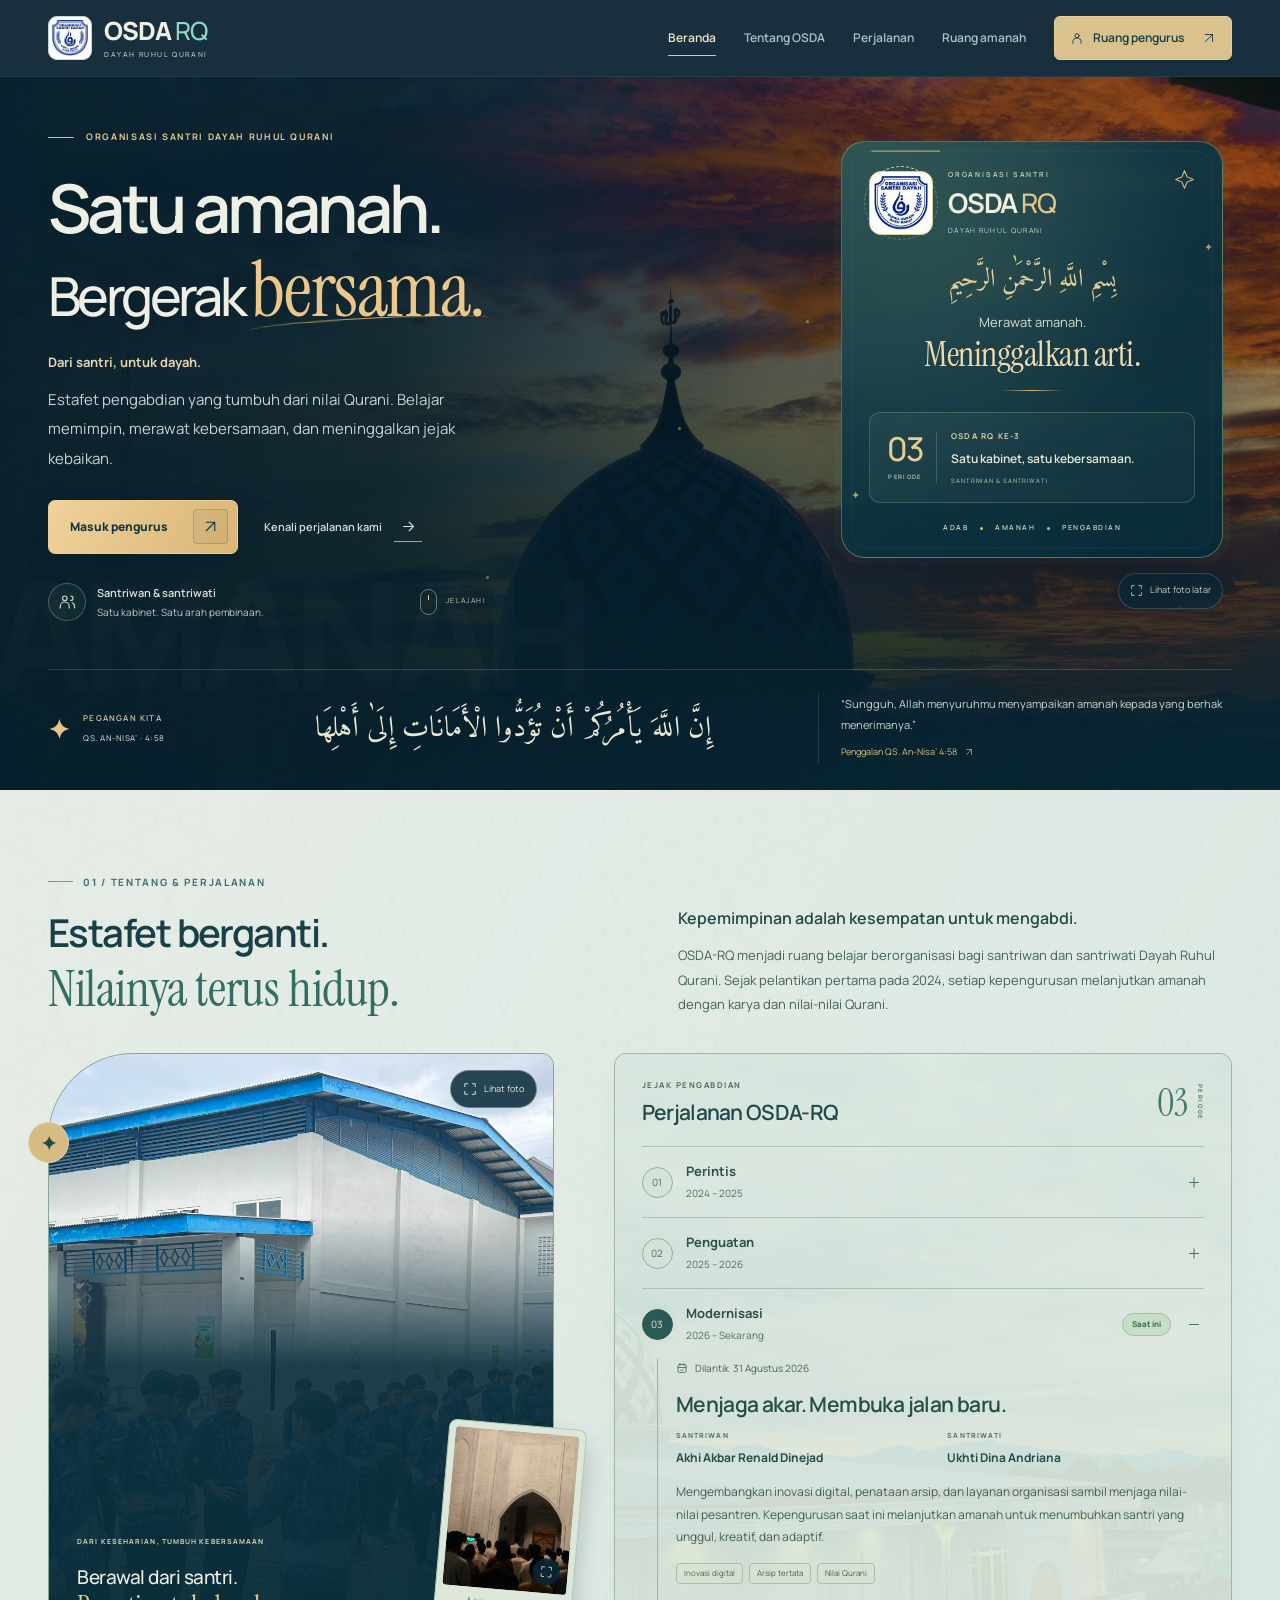
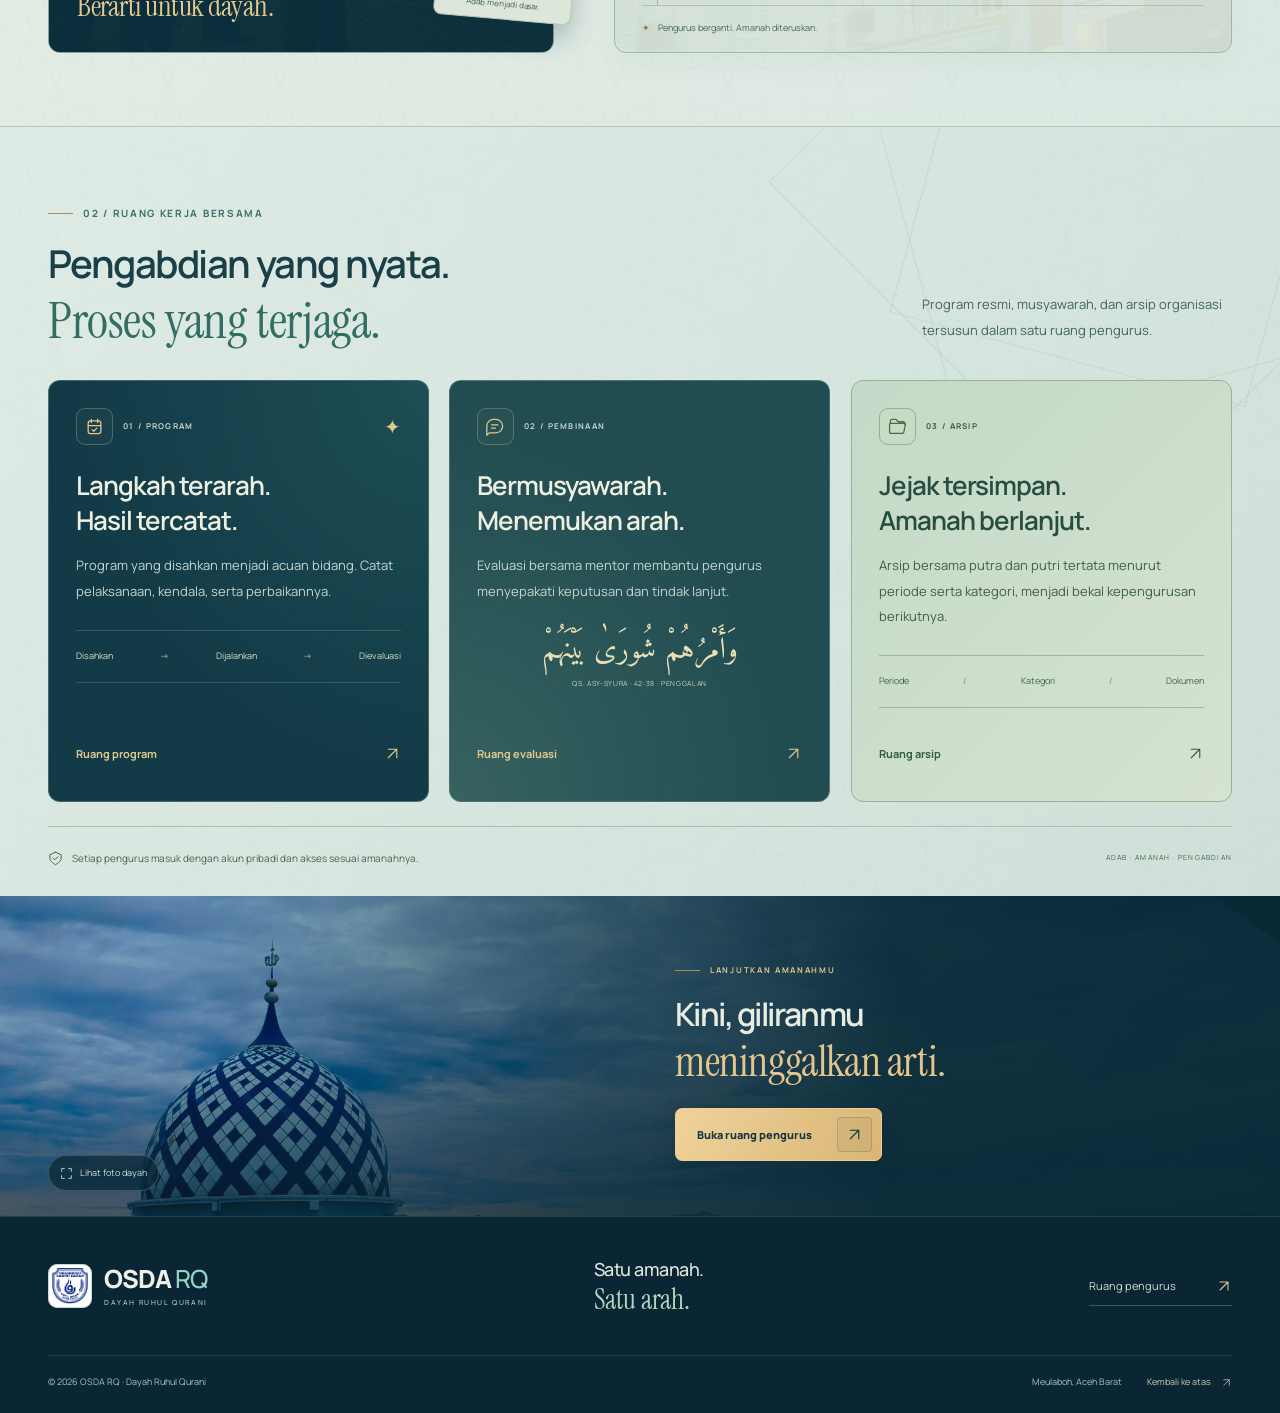
<file: index.html>
<!doctype html>
<html lang="id">
  <head>
    <meta charset="utf-8" />
    <meta name="viewport" content="width=device-width, initial-scale=1" />
    <meta
      name="description"
      content="Organisasi Santri Dayah Ruhul Qurani. Tiga periode pengabdian, satu estafet amanah, dan ruang kerja bersama untuk santriwan serta santriwati."
    />
    <meta name="theme-color" content="#092837" />
    <title>OSDA RQ · Satu Amanah, Satu Arah</title>
    <link rel="icon" type="image/png" href="./assets/osda-logo.png" />
    <link
      rel="preload"
      as="image"
      href="./assets/dayah-kubah-cahaya.jpg"
      fetchpriority="high"
    />
    <link rel="stylesheet" href="./assets/landing.css" />
    <link rel="stylesheet" href="./assets/access.css" />
    <script defer src="./assets/access.js"></script>
    <link rel="stylesheet" href="./assets/logo-hd.css" />
  </head>
  <body id="beranda">
    <div class="page-progress" aria-hidden="true"><span></span></div>
    <svg
      class="icon-definitions"
      xmlns="http://www.w3.org/2000/svg"
      aria-hidden="true"
      width="0"
      height="0"
    >
      <defs>
        <symbol id="i-arrow" viewBox="0 0 24 24">
          <path d="M5 12h14m-6-6 6 6-6 6" />
        </symbol>
        <symbol id="i-arrow-up" viewBox="0 0 24 24">
          <path d="M6 18 18 6M6 6h12v12" />
        </symbol>
        <symbol id="i-user" viewBox="0 0 24 24">
          <circle cx="12" cy="8" r="3.5" />
          <path d="M5 21v-2a7 7 0 0 1 14 0v2" />
        </symbol>
        <symbol id="i-book" viewBox="0 0 24 24">
          <path
            d="M12 6c-3-2-6-2-10-1v14c4-1 7-1 10 1 3-2 6-2 10-1V5c-4-1-7-1-10 1Zm0 0v14M5 9h3m-3 4h3m8-4h3m-3 4h3"
          />
        </symbol>
        <symbol id="i-check" viewBox="0 0 24 24">
          <path d="m6 12 4 4 8-8" />
        </symbol>
        <symbol id="i-program" viewBox="0 0 24 24">
          <rect x="4" y="5" width="16" height="16" rx="3" />
          <path d="M8 3v4m8-4v4M4 11h16m-11 5 2 2 4-4" />
        </symbol>
        <symbol id="i-chat" viewBox="0 0 24 24">
          <path
            d="M21 11.5a8.5 8.5 0 0 1-8.5 8.5H4l-3 3V11.5A8.5 8.5 0 0 1 9.5 3h3a8.5 8.5 0 0 1 8.5 8.5Z"
          />
          <path d="M7 10h8m-8 4h5" />
        </symbol>
        <symbol id="i-folder" viewBox="0 0 24 24">
          <path
            d="M3 8V5a2 2 0 0 1 2-2h5l3 3h6a2 2 0 0 1 2 2v1M3 8h18a1 1 0 0 1 1 1.2l-2 10a2 2 0 0 1-2 1.6H4a2 2 0 0 1-2-2V9a1 1 0 0 1 1-1Z"
          />
        </symbol>
        <symbol id="i-people" viewBox="0 0 24 24">
          <circle cx="9" cy="7" r="3" />
          <path
            d="M3 20v-2a6 6 0 0 1 12 0v2m2-16a3 3 0 0 1 0 6m2 3a5 5 0 0 1 3 5v2"
          />
        </symbol>
        <symbol id="i-pin" viewBox="0 0 24 24">
          <path d="M20 10c0 6-8 12-8 12S4 16 4 10a8 8 0 1 1 16 0Z" />
          <circle cx="12" cy="10" r="2.5" />
        </symbol>
        <symbol id="i-shield" viewBox="0 0 24 24">
          <path d="m12 2 9 4v6c0 5-9 10-9 10S3 17 3 12V6l9-4Z" />
          <path d="m8 11 3 3 5-5" />
        </symbol>
        <symbol id="i-expand" viewBox="0 0 24 24">
          <path d="M8 3H3v5m13-5h5v5M3 16v5h5m13-5v5h-5" />
        </symbol>
        <symbol id="i-close" viewBox="0 0 24 24">
          <path d="m6 6 12 12M6 18 18 6" />
        </symbol>
        <symbol id="i-spark" viewBox="0 0 24 24">
          <path d="m12 2 3 7 7 3-7 3-3 7-3-7-7-3 7-3 3-7Z" />
        </symbol>
      </defs>
    </svg>

    <a class="skip-link" href="#tentang">Lewati ke isi</a>
    <header class="landing-header" id="site-header">
      <div class="landing-shell header-inner">
        <a class="landing-brand" href="./" aria-label="Beranda OSDA RQ"
          ><span class="landing-logo"
            ><img class="osda-logo-hd"
              src="./assets/osda-logo.png"
              alt="Logo OSDA RQ"
              width="48"
              height="48" /></span
          ><span class="brand-wordmark"
            >OSDA <b>RQ</b><small>DAYAH RUHUL QURANI</small></span
          ></a
        >
        <button
          type="button"
          class="landing-menu"
          aria-expanded="false"
          aria-controls="landing-nav"
          aria-label="Buka menu"
        >
          <span></span><span></span>
        </button>
        <nav id="landing-nav" aria-label="Navigasi utama">
          <a class="nav-link is-current" href="#beranda" aria-current="location"
            >Beranda</a
          ><a class="nav-link" href="#tentang">Tentang OSDA</a
          ><a class="nav-link" href="#perjalanan">Perjalanan</a
          ><a class="nav-link" href="#amanah">Ruang amanah</a
          ><a
            class="landing-nav-login"
            href="./ruang-pengurus/"
            data-osda-nav="login"
            ><svg class="icon" aria-hidden="true"><use href="#i-user" /></svg
            >Ruang pengurus<svg class="icon" aria-hidden="true">
              <use href="#i-arrow-up" /></svg
          ></a>
        </nav>
      </div>
    </header>
    <main>
      <section class="landing-hero" aria-labelledby="hero-title">
        <div class="hero-backdrop" aria-hidden="true">
          <img
            src="./assets/dayah-kubah-cahaya.jpg"
            alt=""
            width="2048"
            height="1536"
            fetchpriority="high"
            decoding="async"
          />
        </div>
        <div class="hero-grid-background" aria-hidden="true"></div>
        <div class="hero-light" aria-hidden="true"></div>
        <div class="hero-particles" aria-hidden="true">
          <i></i><i></i><i></i><i></i><i></i><i></i>
        </div>
        <div class="hero-watermark" aria-hidden="true">AMANAH</div>
        <div class="landing-shell hero-grid">
          <div class="hero-copy">
            <div class="hero-overline">
              <span class="overline-rule"></span>ORGANISASI SANTRI DAYAH RUHUL
              QURANI
            </div>
            <h1 id="hero-title">
              <span class="hero-line">Satu amanah.</span
              ><span class="hero-line">Bergerak <em>bersama.</em></span>
            </h1>
            <p class="hero-tagline">Dari santri, untuk dayah.</p>
            <p class="hero-description">
              Estafet pengabdian yang tumbuh dari nilai Qurani. Belajar
              memimpin, merawat kebersamaan, dan meninggalkan jejak kebaikan.
            </p>
            <div class="hero-actions">
              <a
                class="landing-button"
                href="./ruang-pengurus/"
                data-osda-nav="login"
                ><span>Masuk pengurus</span
                ><span class="button-icon"
                  ><svg class="icon" aria-hidden="true">
                    <use href="#i-arrow-up" /></svg></span></a
              ><a class="landing-text-link" href="#perjalanan"
                >Kenali perjalanan kami<span class="text-link-arrow"
                  ><svg class="icon" aria-hidden="true">
                    <use href="#i-arrow" /></svg></span
              ></a>
            </div>
            <div class="hero-community">
              <span class="community-symbol"
                ><svg class="icon" aria-hidden="true">
                  <use href="#i-people" /></svg
              ></span>
              <p>
                <strong>Santriwan &amp; santriwati</strong
                ><span>Satu kabinet. Satu arah pembinaan.</span>
              </p>
              <a
                class="scroll-cue"
                href="#tentang"
                aria-label="Gulir untuk mengenal OSDA"
                ><i></i><span>JELAJAHI</span></a
              >
            </div>
          </div>
          <aside class="hero-art" aria-label="Identitas kepengurusan OSDA RQ">
            <div class="identity-card" data-tilt>
              <svg
                class="identity-tracery"
                viewBox="0 0 360 410"
                preserveAspectRatio="none"
                aria-hidden="true"
              >
                <path
                  class="identity-outline"
                  d="M28 9H332Q351 9 351 28V382Q351 401 332 401H28Q9 401 9 382V28Q9 9 28 9Z"
                />
                <path
                  class="identity-tracer"
                  d="M28 9H332Q351 9 351 28V382Q351 401 332 401H28Q9 401 9 382V28Q9 9 28 9Z"
                />
              </svg>
              <div class="identity-sweep" aria-hidden="true"></div>
              <span class="identity-glint glint-one" aria-hidden="true">✦</span
              ><span class="identity-glint glint-two" aria-hidden="true"
                >✦</span
              >
              <div class="identity-heading">
                <div class="identity-logo-wrap">
                  <span class="identity-logo-orbit" aria-hidden="true"></span
                  ><img class="osda-logo-hd"
                    src="./assets/osda-logo.png"
                    alt="Lambang OSDA RQ"
                    width="60"
                    height="60"
                  />
                </div>
                <div class="identity-brand">
                  <span>ORGANISASI SANTRI</span><strong>OSDA <em>RQ</em></strong
                  ><small>DAYAH RUHUL QURANI</small>
                </div>
                <span class="identity-mark" aria-hidden="true"
                  ><svg class="icon"><use href="#i-spark" /></svg
                ></span>
              </div>
              <p class="identity-basmala" lang="ar" dir="rtl">
                بِسْمِ اللَّهِ الرَّحْمَٰنِ الرَّحِيمِ
              </p>
              <p class="identity-motto">
                Merawat amanah.<em>Meninggalkan arti.</em>
              </p>
              <div class="identity-cabinet">
                <div class="identity-edition">
                  <span id="public-term-number">03</span><small>PERIODE</small>
                </div>
                <div class="identity-period">
                  <span id="public-period">OSDA RQ KE-3</span>
                  <p id="public-cabinet">Satu kabinet, satu kebersamaan.</p>
                  <small>SANTRIWAN &amp; SANTRIWATI</small>
                </div>
              </div>
              <div class="identity-values">
                <span>ADAB</span><i aria-hidden="true"></i><span>AMANAH</span
                ><i aria-hidden="true"></i><span>PENGABDIAN</span>
              </div>
            </div>
            <a
              class="hero-background-open"
              href="./assets/dayah-kubah-cahaya.jpg"
              data-photo-view
              data-photo-title="Kubah berbalut cahaya"
              data-photo-caption="Langit jingga membingkai kubah masjid di Dayah Ruhul Qurani."
              data-photo-alt="Kubah masjid dengan latar langit jingga dan awan berlapis."
              ><svg class="icon" aria-hidden="true">
                <use href="#i-expand" /></svg
              >Lihat foto latar</a
            >
          </aside>
        </div>
        <div class="landing-shell hero-verse">
          <div class="verse-heading">
            <span class="verse-flower" aria-hidden="true">✦</span
            ><span>PEGANGAN KITA<small>QS. AN-NISA’ · 4:58</small></span>
          </div>
          <p class="verse-arabic" lang="ar" dir="rtl">
            إِنَّ اللَّهَ يَأْمُرُكُمْ أَنْ تُؤَدُّوا الْأَمَانَاتِ إِلَىٰ
            أَهْلِهَا
          </p>
          <div class="verse-translation">
            <p>
              “Sungguh, Allah menyuruhmu menyampaikan amanah kepada yang berhak
              menerimanya.”
            </p>
            <a
              href="https://quran.com/id/wanita/58"
              target="_blank"
              rel="noopener noreferrer"
              >Penggalan QS. An-Nisa’ 4:58<svg aria-hidden="true" class="icon">
                <use href="#i-arrow-up" /></svg
            ></a>
          </div>
        </div>
      </section>
      <section class="about-section" id="tentang" aria-labelledby="about-title">
        <div class="landing-shell">
          <div class="about-overview" data-reveal>
            <div>
              <span class="section-kicker"
                ><i></i>01 / TENTANG &amp; PERJALANAN</span
              >
              <h2 id="about-title">
                Estafet berganti.<br /><em>Nilainya terus hidup.</em>
              </h2>
            </div>
            <div>
              <p class="about-lead">
                Kepemimpinan adalah kesempatan untuk mengabdi.
              </p>
              <p>
                OSDA-RQ menjadi ruang belajar berorganisasi bagi santriwan dan
                santriwati Dayah Ruhul Qurani. Sejak pelantikan pertama pada
                2024, setiap kepengurusan melanjutkan amanah dengan karya dan
                nilai-nilai Qurani.
              </p>
            </div>
          </div>
          <div class="about-grid">
            <div class="about-media" data-reveal>
              <figure class="about-main-photo">
                <a
                  class="photo-link"
                  href="./assets/dayah-kebersamaan-santri.jpg"
                  data-photo-view
                  data-photo-title="Kebersamaan santri"
                  data-photo-caption="Dari keseharian di dayah, santri belajar bergerak dan tumbuh bersama."
                  ><img
                    src="./assets/dayah-kebersamaan-santri.jpg"
                    alt="Para santri berseragam biru berkumpul di halaman bangunan dayah."
                    width="2048"
                    height="1152"
                    loading="lazy"
                    decoding="async"
                  /><span class="photo-open"
                    ><svg class="icon" aria-hidden="true">
                      <use href="#i-expand" /></svg
                    >Lihat foto</span
                  ></a
                >
                <figcaption>
                  <span>DARI KESEHARIAN, TUMBUH KEBERSAMAAN</span
                  ><strong
                    >Berawal dari santri.<br /><em
                      >Berarti untuk dayah.</em
                    ></strong
                  >
                </figcaption>
              </figure>
              <figure class="about-inset">
                <a
                  class="photo-link"
                  href="./assets/dayah-jamaah.jpg"
                  data-photo-view
                  data-photo-title="Ibadah dalam kebersamaan"
                  data-photo-caption="Suasana para santri menunaikan salat berjamaah di dalam masjid."
                  ><img
                    src="./assets/dayah-jamaah.jpg"
                    alt="Para santri berdiri dalam saf salat berjamaah di dalam masjid berornamen geometris."
                    width="1536"
                    height="2048"
                    loading="lazy"
                    decoding="async" /><span class="inset-expand"
                    ><svg class="icon" aria-hidden="true">
                      <use href="#i-expand" /></svg></span
                ></a>
                <figcaption>Adab menjadi dasar.</figcaption>
              </figure>
              <span class="about-photo-mark" aria-hidden="true">✦</span>
            </div>
            <div class="history-card" id="perjalanan" data-reveal>
              <img
                class="history-backdrop"
                src="./assets/dayah-masjid-biru.jpg"
                alt=""
                width="2048"
                height="921"
                loading="lazy"
                decoding="async"
                aria-hidden="true"
              />
              <div class="history-heading">
                <span>JEJAK PENGABDIAN</span><strong>Perjalanan OSDA-RQ</strong
                ><span class="history-total">03 <small>PERIODE</small></span>
              </div>
              <div class="history-periods">
                <details
                  class="history-period"
                  name="osda-history"
                  data-history-period="1"
                >
                  <summary>
                    <span class="history-number">01</span
                    ><span class="history-period-label"
                      ><strong>Perintis</strong><small>2024 – 2025</small></span
                    ><span class="history-toggle" aria-hidden="true"></span>
                  </summary>
                  <div class="history-copy">
                    <div class="history-date">
                      <svg class="icon" aria-hidden="true">
                        <use href="#i-program" /></svg
                      >Dilantik <time datetime="2024-07-27">27 Juli 2024</time>
                    </div>
                    <h3>Meletakkan fondasi.</h3>
                    <span class="history-cabinet">Kabinet Visioner</span>
                    <div class="history-leaders">
                      <div>
                        <small>SANTRIWAN</small
                        ><strong>Akhi Fazel Hidayat</strong>
                      </div>
                      <div>
                        <small>SANTRIWATI</small><strong>Ukhti Syarifah</strong>
                      </div>
                    </div>
                    <p>
                      Meletakkan fondasi pertama OSDA-RQ dan merintis tradisi
                      kepemimpinan santri yang disiplin, tangguh, serta
                      visioner. Pengabdian para perintis menjadi pijakan bagi
                      generasi berikutnya.
                    </p>
                    <div class="history-tags">
                      <span>Fondasi organisasi</span><span>Disiplin</span
                      ><span>Kepemimpinan</span>
                    </div>
                  </div>
                </details>
                <details
                  class="history-period"
                  name="osda-history"
                  data-history-period="2"
                >
                  <summary>
                    <span class="history-number">02</span
                    ><span class="history-period-label"
                      ><strong>Penguatan</strong
                      ><small>2025 – 2026</small></span
                    ><span class="history-toggle" aria-hidden="true"></span>
                  </summary>
                  <div class="history-copy">
                    <div class="history-date">
                      <svg class="icon" aria-hidden="true">
                        <use href="#i-program" /></svg
                      >Dilantik
                      <time datetime="2025-10-22">22 Oktober 2025</time>
                    </div>
                    <h3>Merajut soliditas.</h3>
                    <div class="history-leaders">
                      <div>
                        <small>SANTRIWAN</small
                        ><strong>Akhi Said Raja Al Khalidin</strong>
                      </div>
                      <div>
                        <small>SANTRIWATI</small
                        ><strong>Ukhti Quinsha Sheza Assifa</strong>
                      </div>
                    </div>
                    <p>
                      Memperkuat sistem internal, menata koordinasi antar-rayon,
                      dan memperluas program kerja. Semangat kekeluargaan
                      mengiringi pengembangan potensi akademik dan non-akademik
                      santri.
                    </p>
                    <div class="history-tags">
                      <span>Koordinasi</span><span>Kekeluargaan</span
                      ><span>Pengembangan karya</span>
                    </div>
                  </div>
                </details>
                <details
                  class="history-period"
                  name="osda-history"
                  data-history-period="3"
                  open
                >
                  <summary>
                    <span class="history-number">03</span
                    ><span class="history-period-label"
                      ><strong>Modernisasi</strong
                      ><small>2026 – Sekarang</small></span
                    ><span class="history-current">Saat ini</span
                    ><span class="history-toggle" aria-hidden="true"></span>
                  </summary>
                  <div class="history-copy">
                    <div class="history-date">
                      <svg class="icon" aria-hidden="true">
                        <use href="#i-program" /></svg
                      >Dilantik
                      <time datetime="2026-08-31">31 Agustus 2026</time>
                    </div>
                    <h3>Menjaga akar. Membuka jalan baru.</h3>
                    <div class="history-leaders">
                      <div>
                        <small>SANTRIWAN</small
                        ><strong>Akhi Akbar Renald Dinejad</strong>
                      </div>
                      <div>
                        <small>SANTRIWATI</small
                        ><strong>Ukhti Dina Andriana</strong>
                      </div>
                    </div>
                    <p>
                      Mengembangkan inovasi digital, penataan arsip, dan layanan
                      organisasi sambil menjaga nilai-nilai pesantren.
                      Kepengurusan saat ini melanjutkan amanah untuk menumbuhkan
                      santri yang unggul, kreatif, dan adaptif.
                    </p>
                    <div class="history-tags">
                      <span>Inovasi digital</span><span>Arsip tertata</span
                      ><span>Nilai Qurani</span>
                    </div>
                  </div>
                </details>
              </div>
              <div class="history-footer">
                <span aria-hidden="true">✦</span>Pengurus berganti. Amanah
                diteruskan.
              </div>
            </div>
          </div>
        </div>
      </section>
      <section
        class="mandate-section"
        id="amanah"
        aria-labelledby="mandate-title"
      >
        <div class="section-rosette" aria-hidden="true"></div>
        <div class="landing-shell">
          <div class="section-intro" data-reveal>
            <div>
              <span class="section-kicker"
                ><i></i>02 / RUANG KERJA BERSAMA</span
              >
              <h2 id="mandate-title">
                Pengabdian yang nyata.<br /><em>Proses yang terjaga.</em>
              </h2>
            </div>
            <p>
              Program resmi, musyawarah, dan arsip organisasi tersusun dalam
              satu ruang pengurus.
            </p>
          </div>
          <div class="mandate-grid">
            <article class="mandate-card program-card" data-tilt data-reveal>
              <div class="mandate-card-heading">
                <span class="feature-icon"
                  ><svg class="icon" aria-hidden="true">
                    <use href="#i-program" /></svg></span
                ><span class="feature-index">01 / PROGRAM</span
                ><span class="feature-spark" aria-hidden="true">✦</span>
              </div>
              <h3>Langkah terarah.<br />Hasil tercatat.</h3>
              <p>
                Program yang disahkan menjadi acuan bidang. Catat pelaksanaan,
                kendala, serta perbaikannya.
              </p>
              <div class="program-mini-flow">
                <span>Disahkan</span><i aria-hidden="true">→</i
                ><span>Dijalankan</span><i aria-hidden="true">→</i
                ><span>Dievaluasi</span>
              </div>
              <a
                class="feature-link"
                href="./ruang-pengurus/"
                data-osda-nav="login"
                >Ruang program<svg class="icon" aria-hidden="true">
                  <use href="#i-arrow-up" /></svg
              ></a>
            </article>
            <article class="mandate-card meeting-card" data-tilt data-reveal>
              <div class="mandate-card-heading">
                <span class="feature-icon"
                  ><svg class="icon" aria-hidden="true">
                    <use href="#i-chat" /></svg></span
                ><span class="feature-index">02 / PEMBINAAN</span>
              </div>
              <h3>Bermusyawarah.<br />Menemukan arah.</h3>
              <p>
                Evaluasi bersama mentor membantu pengurus menyepakati keputusan
                dan tindak lanjut.
              </p>
              <div class="meeting-quote">
                <p lang="ar" dir="rtl">وَأَمْرُهُمْ شُورَىٰ بَيْنَهُمْ</p>
                <small>QS. ASY-SYURA · 42:38 · PENGGALAN</small>
              </div>
              <a
                class="feature-link"
                href="./ruang-pengurus/"
                data-osda-nav="login"
                >Ruang evaluasi<svg class="icon" aria-hidden="true">
                  <use href="#i-arrow-up" /></svg
              ></a>
            </article>
            <article class="mandate-card archive-card" data-tilt data-reveal>
              <div class="mandate-card-heading">
                <span class="feature-icon"
                  ><svg class="icon" aria-hidden="true">
                    <use href="#i-folder" /></svg></span
                ><span class="feature-index">03 / ARSIP</span>
              </div>
              <h3>Jejak tersimpan.<br />Amanah berlanjut.</h3>
              <p>
                Arsip bersama putra dan putri tertata menurut periode serta
                kategori, menjadi bekal kepengurusan berikutnya.
              </p>
              <div class="archive-mini-path">
                <span>Periode</span><i aria-hidden="true">/</i
                ><span>Kategori</span><i aria-hidden="true">/</i
                ><span>Dokumen</span>
              </div>
              <a
                class="feature-link"
                href="./ruang-pengurus/"
                data-osda-nav="login"
                >Ruang arsip<svg class="icon" aria-hidden="true">
                  <use href="#i-arrow-up" /></svg
              ></a>
            </article>
          </div>
          <div class="mandate-footnote" data-reveal>
            <svg class="icon" aria-hidden="true"><use href="#i-shield" /></svg
            ><span
              >Setiap pengurus masuk dengan akun pribadi dan akses sesuai
              amanahnya.</span
            ><span class="mandate-motto">ADAB · AMANAH · PENGABDIAN</span>
          </div>
        </div>
      </section>
      <section
        class="public-achievements"
        id="capaian"
        aria-labelledby="achievements-title"
        hidden
      >
        <div class="landing-container">
          <div class="achievements-heading">
            <div>
              <span class="section-kicker">JEJAK KARYA KABINET</span>
              <h2 id="achievements-title">
                Amanah yang tumbuh<br /><em>menjadi karya.</em>
              </h2>
            </div>
            <p>
              Dokumentasi terpilih dari pengabdian dan kebersamaan santri Ruhul
              Qurani.
            </p>
          </div>
          <div
            class="public-achievements-grid"
            id="public-achievements-list"
          ></div>
        </div>
      </section>
      <section class="entry-section" aria-labelledby="entry-title">
        <div class="entry-backdrop" aria-hidden="true">
          <img
            src="./assets/dayah-masjid-biru.jpg"
            alt=""
            width="2048"
            height="921"
            loading="lazy"
            decoding="async"
          />
        </div>
        <div class="landing-shell entry-inner">
          <a
            class="entry-photo-link"
            href="./assets/dayah-masjid-biru.jpg"
            data-photo-view
            data-photo-title="Masjid di Dayah Ruhul Qurani"
            data-photo-caption="Kubah bercorak biru, langit yang luas, dan ruang keseharian para santri."
            data-photo-alt="Masjid berkubah biru dengan langit berawan dan pegunungan di kejauhan."
            ><svg class="icon" aria-hidden="true"><use href="#i-expand" /></svg
            >Lihat foto dayah</a
          >
          <div class="entry-copy" data-reveal>
            <span class="section-kicker"><i></i>LANJUTKAN AMANAHMU</span>
            <h2 id="entry-title">
              Kini, giliranmu<br /><em>meninggalkan arti.</em>
            </h2>
            <a
              class="landing-button"
              href="./ruang-pengurus/"
              data-osda-nav="login"
              ><span>Buka ruang pengurus</span
              ><span class="button-icon"
                ><svg class="icon" aria-hidden="true">
                  <use href="#i-arrow-up" /></svg></span
            ></a>
          </div>
        </div>
      </section>
    </main>
    <footer class="landing-footer">
      <div class="landing-shell">
        <div class="footer-main">
          <a class="landing-brand" href="./"
            ><span class="landing-logo"
              ><img class="osda-logo-hd" src="./assets/osda-logo.png" alt="" width="48" height="48" /></span
            ><span class="brand-wordmark"
              >OSDA <b>RQ</b><small>DAYAH RUHUL QURANI</small></span
            ></a
          >
          <p>Satu amanah.<br /><em>Satu arah.</em></p>
          <a class="footer-login" href="./ruang-pengurus/" data-osda-nav="login"
            >Ruang pengurus<svg class="icon" aria-hidden="true">
              <use href="#i-arrow-up" /></svg
          ></a>
        </div>
        <div class="footer-bottom">
          <span
            >© <span id="public-year">2026</span> OSDA RQ · Dayah Ruhul
            Qurani</span
          ><span>Meulaboh, Aceh Barat</span
          ><a href="#beranda"
            >Kembali ke atas<svg aria-hidden="true" class="icon">
              <use href="#i-arrow-up" /></svg
          ></a>
        </div>
      </div>
    </footer>
    <dialog
      class="photo-viewer"
      id="photo-viewer"
      aria-labelledby="photo-viewer-title"
      aria-describedby="photo-viewer-caption"
    >
      <div class="viewer-top">
        <span>DOKUMENTASI DAYAH RUHUL QURANI</span
        ><button
          type="button"
          class="viewer-close"
          data-viewer-close
          aria-label="Tutup foto"
        >
          <svg class="icon" aria-hidden="true"><use href="#i-close" /></svg>
        </button>
      </div>
      <div class="viewer-stage">
        <img id="photo-viewer-image" alt="" /><button
          type="button"
          class="viewer-nav viewer-previous"
          data-viewer-step="-1"
          aria-label="Foto sebelumnya"
        >
          <svg class="icon" aria-hidden="true">
            <use href="#i-arrow" />
          </svg></button
        ><button
          type="button"
          class="viewer-nav viewer-next"
          data-viewer-step="1"
          aria-label="Foto berikutnya"
        >
          <svg class="icon" aria-hidden="true"><use href="#i-arrow" /></svg>
        </button>
      </div>
      <div class="viewer-bottom">
        <div>
          <h2 id="photo-viewer-title"></h2>
          <p id="photo-viewer-caption"></p>
        </div>
        <span id="photo-viewer-count" aria-live="polite"></span>
      </div>
    </dialog>

    <script src="./config.js"></script>
    <script type="module" src="./assets/landing.js"></script>
    <a class="back-to-top" href="#beranda" aria-label="Kembali ke atas"
      ><svg class="icon" aria-hidden="true"><use href="#i-arrow-up" /></svg
    ></a>
    <dialog
      id="achievement-viewer"
      class="achievement-viewer"
      aria-labelledby="achievement-viewer-title"
    >
      <button
        type="button"
        id="achievement-viewer-close"
        aria-label="Tutup foto"
      >
        ×</button
      ><img id="achievement-viewer-image" alt="" />
      <h2 id="achievement-viewer-title"></h2>
      <p id="achievement-viewer-description"></p>
    </dialog>
  </body>
</html>
</file>
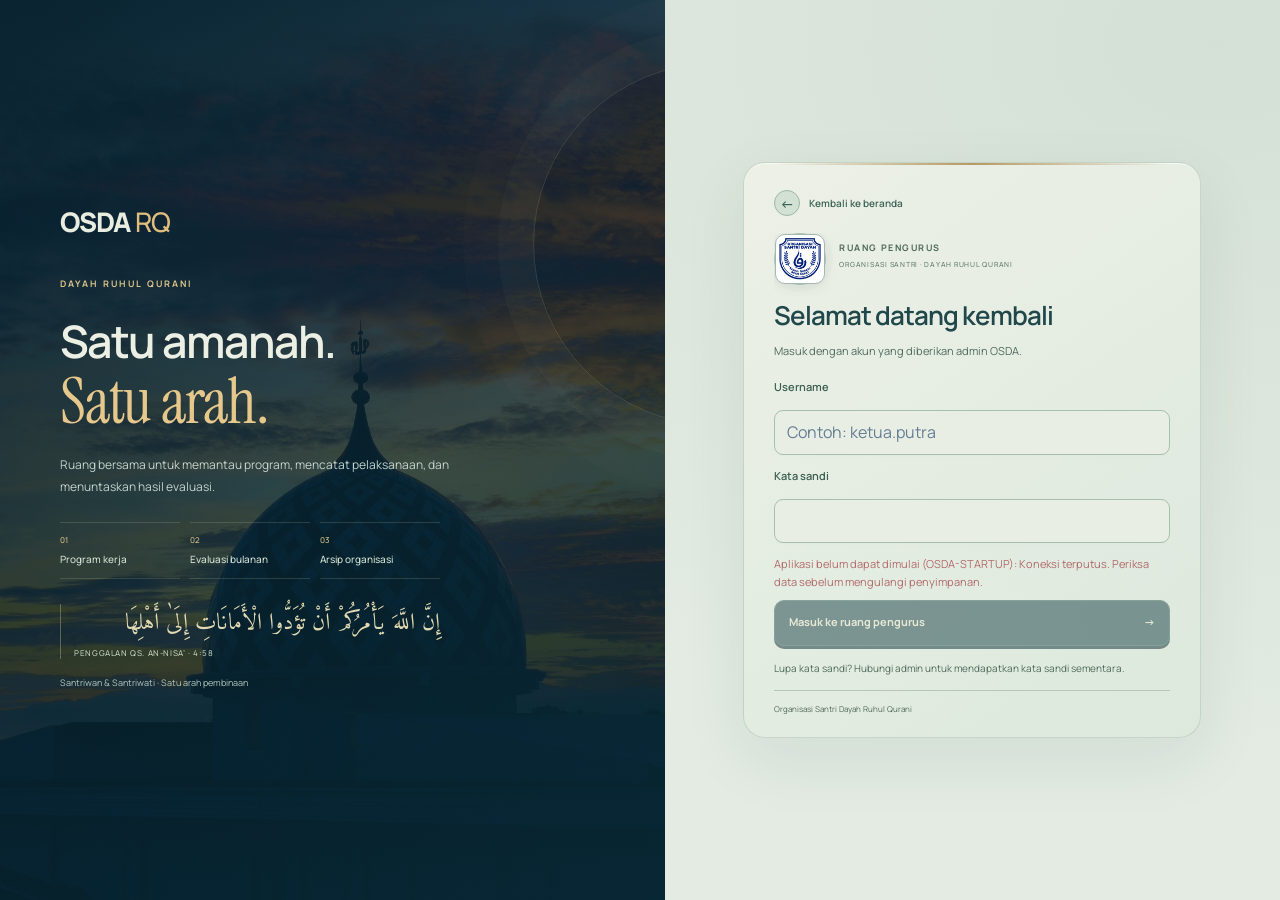
<file: ruang-pengurus/index.html>
<!doctype html>
<html lang="id">
  <head>
    <base target="_self" /><meta name="viewport" content="width=device-width, initial-scale=1"><title>Ruang Pengurus · OSDA RQ</title>
    <style>
  @import url("https://fonts.googleapis.com/css2?family=Cormorant+Garamond:wght@500;600;700&family=Plus+Jakarta+Sans:wght@400;500;600;700;800&family=Sora:wght@400;500;600;700&display=swap");
  :root {
    --navy: #1c365e;
    --navy-deep: #101f3a;
    --blue: #3d639c;
    --teal: #2c827f;
    --gold: #bf9559;
    --ink: #21334e;
    --slate: #6c7d92;
    --line: #e2e8f0;
    --pale: #f0f4fa;
    --white: #fff;
    --surface: #e8f0f7;
    --shadow: 0 4px 22px #1c365e05;
    color: var(--ink);
    background: #f4f7fb;
    font:
      14px/1.65 "Plus Jakarta Sans",
      system-ui,
      sans-serif;
    font-synthesis: none;
    -webkit-font-smoothing: antialiased;
  }
  * {
    box-sizing: border-box;
  }
  [hidden] {
    display: none !important;
  }
  .login-screen {
    min-height: 100vh;
    display: grid;
    grid-template-columns: 1fr 1fr;
    background: #f3f6fb;
  }
  .login-story {
    position: relative;
    padding: 70px clamp(35px, 6vw, 110px);
    display: flex;
    flex-direction: column;
    justify-content: center;
    color: #fff;
    overflow: hidden;
    background:
      radial-gradient(ellipse at 100% 100%, #2d646a70, transparent 65%),
      linear-gradient(145deg, #142943, #223f64);
  }
  .login-story::after {
    content: "";
    position: absolute;
    width: 410px;
    height: 410px;
    border: 1px solid #a7c2d51a;
    border-radius: 50%;
    right: -230px;
    top: 6%;
    box-shadow:
      0 0 0 45px #cde0eb06,
      0 0 0 90px #cde0eb04;
    pointer-events: none;
  }
  .login-wordmark {
    font:
      600 22px Sora,
      sans-serif;
    letter-spacing: 2px;
    margin-bottom: 65px;
  }
  .login-wordmark b {
    color: #cfb17b;
  }
  .login-story .eyebrow {
    color: #c9b58b;
    font-size: 9px;
  }
  .login-story h1 {
    color: #fff;
    font-size: clamp(30px, 3.1vw, 48px);
    line-height: 1.45;
    letter-spacing: -1.5px;
    margin: 18px 0;
  }
  .login-story > p {
    color: #b9ccdd;
    max-width: 370px;
    font-size: 13px;
    line-height: 2;
  }
  .login-pillars {
    margin: 25px 0 60px;
    border-top: 1px solid #8aa4bb30;
    max-width: 360px;
  }
  .login-pillars span {
    display: flex;
    gap: 18px;
    border-bottom: 1px solid #8aa4bb30;
    padding: 15px 0;
    font-size: 10px;
    color: #c6b080;
  }
  .login-pillars b {
    color: #d5e1ec;
    font-size: 11px;
    font-weight: 500;
  }
  .login-story > small {
    color: #91aac0;
    font-size: 9px;
  }
  .login-panel {
    width: min(100%, 430px);
    margin: auto;
    padding: 45px 35px;
  }
  .login-logo {
    width: 68px;
    height: 68px;
    display: grid;
    place-items: center;
    background: var(--surface);
    border: 1px solid #dfe7ee;
    border-radius: 19px;
    box-shadow: 0 6px 20px #1c365e07;
    margin-bottom: 29px;
  }
  .login-logo img {
    width: 51px;
    height: 51px;
    object-fit: contain;
  }
  .login-panel .eyebrow {
    font-size: 9px;
    color: #647e97;
  }
  .login-panel h2 {
    font-size: 24px;
    letter-spacing: -0.8px;
    line-height: 1.5;
    margin: 10px 0;
  }
  .login-panel > p {
    color: #63788e;
    font-size: 12px;
    line-height: 1.9;
  }
  .login-panel form {
    margin-top: 27px;
  }
  .login-panel .field {
    margin-bottom: 17px;
    font-size: 11px;
    color: #3c5570;
  }
  .login-panel input {
    min-height: 47px;
    background: var(--surface);
    border-radius: 9px;
    font-size: 13px;
    padding: 11px 13px;
  }
  .login-panel .login-submit {
    width: 100%;
    display: flex;
    justify-content: space-between;
    padding: 13px 17px;
    border-radius: 9px;
    background: #234368;
    font-size: 12px;
    box-shadow: 0 4px 0 #152d49;
  }
  .login-submit:disabled {
    opacity: 0.7;
  }
  .login-panel .login-help {
    font-size: 10px;
    margin-top: 24px;
  }
  .login-owner-action {
    color: #4b6b8a;
    text-decoration: underline;
    text-underline-offset: 4px;
    font-size: 10px;
    padding: 8px 0;
  }
  .login-footer {
    display: block;
    margin-top: 35px;
    color: #7b8da1;
    font-size: 9px;
  }
  #password-dialog {
    max-width: 460px;
  }
  #password-help {
    font-size: 12px;
    color: #63788d;
  }
  .account-grants {
    display: grid;
    gap: 10px;
    margin-top: 24px;
  }
  .account-grant {
    display: flex;
    justify-content: space-between;
    gap: 15px;
    align-items: center;
    padding: 15px;
    border: 1px solid #dfe7ef;
    border-radius: 10px;
    background: var(--surface);
  }
  .account-grant strong {
    display: block;
    font-size: 12px;
  }
  .account-grant small {
    display: block;
    color: #6d8196;
    font-size: 10px;
  }
  .mentor-note {
    padding: 20px;
    border: 1px solid #d9e8e4;
    border-left: 3px solid #6c9b8d;
    border-radius: 11px;
    margin-bottom: 14px;
    background: var(--surface);
  }
  .mentor-note h3 {
    font-size: 14px;
    margin-bottom: 8px;
  }
  .mentor-note p {
    font-size: 12px;
    line-height: 1.9;
  }
  .mentor-note small {
    color: #6c8194;
    font-size: 10px;
  }
  @media (max-width: 760px) {
    .login-screen {
      grid-template-columns: 1fr;
      background: linear-gradient(155deg, #e8f0f7, #f8fafc);
    }
    .login-story {
      display: none;
    }
    .login-panel {
      padding: 40px 27px;
    }
    .login-panel h2 {
      font-size: 24px;
    }
    .login-panel input {
      font-size: 16px;
    }
    .topbar-right > .button {
      font-size: 9px;
      padding: 7px 9px;
    }
    .account-grant {
      flex-wrap: wrap;
    }
  }
  body {
    margin: 0;
  }
  button,
  input,
  select,
  textarea {
    font: inherit;
  }
  button,
  a {
    cursor: pointer;
    -webkit-tap-highlight-color: transparent;
  }
  button {
    border: 0;
    color: inherit;
    background: none;
  }
  button,
  a,
  input,
  select,
  textarea {
    transition:
      background 0.18s,
      border-color 0.18s,
      box-shadow 0.18s,
      transform 0.18s;
  }
  a {
    color: #345e96;
    text-underline-offset: 4px;
  }
  a:hover {
    color: var(--teal);
  }
  :focus-visible {
    outline: 3px solid #5b97cb;
    outline-offset: 3px;
  }
  h1,
  h2,
  h3,
  h4,
  p {
    margin-top: 0;
  }
  h1,
  h2,
  h3,
  h4 {
    font-family: Sora, "Plus Jakarta Sans", sans-serif;
  }
  h1 {
    font-size: 29px;
    line-height: 1.3;
    font-weight: 600;
    letter-spacing: -1.1px;
    margin-bottom: 0;
  }
  h2 {
    font-size: 21px;
    line-height: 1.5;
    font-weight: 600;
    letter-spacing: -0.6px;
  }
  h3 {
    font-size: 17px;
    line-height: 1.5;
    font-weight: 600;
    letter-spacing: -0.35px;
  }
  p {
    line-height: 1.8;
  }
  svg {
    flex-shrink: 0;
    width: 20px;
    height: 20px;
  }
  ::selection {
    background: #c9deed;
    color: #122c4a;
  }
  .skip {
    position: fixed;
    top: -100px;
    left: 20px;
    z-index: 100;
    padding: 12px 20px;
    background: var(--surface);
    border-radius: 8px;
  }
  .skip:focus {
    top: 10px;
  }
  .sidebar {
    position: fixed;
    inset: 0 auto 0 0;
    width: 252px;
    padding: 28px 19px 24px;
    display: flex;
    flex-direction: column;
    overflow-y: auto;
    color: #eef4ff;
    background:
      radial-gradient(ellipse at 0 0, #2b466d66, transparent 55%),
      linear-gradient(165deg, #1b3154, #111f38);
    z-index: 40;
  }
  .brand {
    display: flex;
    align-items: center;
    gap: 12px;
    padding: 0 7px;
    font:
      600 23px/1.2 Sora,
      sans-serif;
    letter-spacing: -0.7px;
  }
  .brand small {
    display: block;
    font:
      500 8px/1.6 "Plus Jakarta Sans",
      sans-serif;
    letter-spacing: 1.3px;
    color: #b5c6e1;
    margin-top: 7px;
  }
  .logo-frame {
    width: 49px;
    height: 55px;
    position: relative;
    overflow: hidden;
    flex-shrink: 0;
    background: #f8fbff;
    border-radius: 12px;
    box-shadow: 0 3px 14px #0001;
  }
  .logo-frame img {
    position: absolute;
    width: 88px;
    height: 88px;
    max-width: none;
    left: 50%;
    top: 50%;
    transform: translate(-50%, -50%);
  }
  .nav-caption {
    font-size: 9px;
    font-weight: 600;
    letter-spacing: 1.7px;
    color: #8da5c6;
    margin: 37px 15px 15px;
  }
  nav {
    display: flex;
    flex-direction: column;
    gap: 6px;
  }
  nav button {
    display: flex;
    align-items: center;
    gap: 13px;
    width: 100%;
    padding: 13px 14px;
    text-align: left;
    font-size: 12px;
    font-weight: 500;
    color: #b9c9e1;
    border: 1px solid transparent;
    border-radius: 10px;
  }
  nav button svg {
    width: 19px;
    height: 19px;
    opacity: 0.85;
  }
  nav button > span {
    flex: 1;
  }
  nav button:hover {
    background: #ffffff09;
    color: white;
    transform: translateX(2px);
  }
  nav button.current {
    color: white;
    background: linear-gradient(100deg, #365983, #2c486e);
    border-color: #5678a44d;
    box-shadow:
      0 4px 16px #06132620,
      inset 3px 0 #b9d5ec;
    font-weight: 700;
  }
  nav button.current svg {
    opacity: 1;
  }
  .nav-count {
    padding: 2px 6px;
    min-width: 21px;
    border-radius: 6px;
    background: #c9def21c;
    color: #cfe1f6;
    font-size: 10px;
    text-align: center;
    font-weight: 600;
  }
  .sidebar-note {
    position: relative;
    padding: 20px 16px 17px;
    margin: 30px 4px 25px;
    border: 1px solid #b1c5e01f;
    border-radius: 12px;
    background: linear-gradient(130deg, #ffffff08, #ffffff01);
  }
  .sidebar-note p {
    font-size: 12px;
    line-height: 1.9;
    margin-bottom: 9px;
    color: #aabedb;
  }
  .sidebar-note strong {
    color: #e4edf9;
    font-weight: 600;
  }
  .sidebar-note small {
    font-size: 9px;
    color: #8ba5c8;
  }
  .sidebar-note-mark {
    position: absolute;
    right: 13px;
    top: 13px;
    font-size: 21px;
    color: #d9b680;
  }
  .sidebar-bottom {
    display: flex;
    align-items: start;
    gap: 10px;
    margin: auto 10px 0;
    padding-top: 23px;
    border-top: 1px solid #c3d3e719;
    font-size: 11px;
    font-weight: 600;
  }
  .sidebar-bottom small {
    display: block;
    margin-top: 4px;
    font-size: 9px;
    font-weight: 400;
    color: #8da5c4;
  }
  .online-dot {
    width: 7px;
    height: 7px;
    border-radius: 50%;
    background: #83b9b0;
    margin-top: 6px;
    box-shadow: 0 0 0 4px #83b9b012;
  }
  .menu-scrim {
    display: none;
  }
  .app-shell {
    margin-left: 252px;
    min-height: 100vh;
    display: flex;
    flex-direction: column;
  }
  .topbar {
    min-height: 86px;
    padding: 18px 34px;
    background: #ffffffed;
    border-bottom: 1px solid var(--line);
    display: flex;
    justify-content: space-between;
    align-items: center;
    gap: 20px;
  }
  .eyebrow {
    display: block;
    margin-bottom: 8px;
    color: #7688a1;
    font-size: 9px;
    line-height: 1.6;
    font-weight: 700;
    letter-spacing: 1.45px;
  }
  .topbar .eyebrow {
    font-size: 8px;
    margin-bottom: 4px;
    letter-spacing: 1.6px;
  }
  .topbar strong {
    font-size: 13px;
    font-weight: 700;
  }
  .topbar-right {
    display: flex;
    align-items: center;
    gap: 23px;
  }
  .topbar-date {
    color: var(--slate);
    font-size: 11px;
  }
  .operator-badge {
    display: flex;
    align-items: center;
    gap: 10px;
    padding-left: 23px;
    border-left: 1px solid var(--line);
    color: #344e70;
    font-size: 11px;
    font-weight: 700;
  }
  .operator-badge b {
    display: grid;
    place-items: center;
    width: 37px;
    height: 37px;
    border: 3px solid white;
    box-shadow: 0 0 0 1px #dce6f0;
    border-radius: 50%;
    background: #e6eef7;
    font-size: 11px;
    color: #3d628a;
  }
  .operator-badge small {
    display: block;
    font-size: 9px;
    font-weight: 400;
    margin-top: 2px;
    color: #8796a8;
  }
  .iconbutton.mobile-menu {
    display: none;
  }
  main {
    padding: 32px 34px 45px;
    flex: 1;
    min-width: 0;
  }
  main:focus {
    outline: none;
  }
  .page-heading {
    display: flex;
    align-items: center;
    justify-content: space-between;
    gap: 20px;
    margin-bottom: 26px;
  }
  .page-subtitle {
    color: var(--slate);
    font-size: 12px;
    margin: 9px 0 0;
  }
  .button {
    display: inline-flex;
    align-items: center;
    justify-content: center;
    gap: 8px;
    padding: 11px 17px;
    border: 1px solid var(--navy);
    border-radius: 9px;
    background: var(--navy);
    color: white;
    font-size: 11px;
    font-weight: 700;
    line-height: 1.6;
    text-decoration: none;
    white-space: nowrap;
    box-shadow: 0 3px 8px #1c365e0a;
  }
  .button svg {
    width: 16px;
    height: 16px;
  }
  .button:hover {
    background: #294e7a;
    border-color: #294e7a;
    box-shadow: 0 4px 12px #1c365e1a;
    transform: translateY(-1px);
  }
  .button:active {
    transform: translateY(1px);
  }
  .button.secondary {
    background: var(--surface);
    color: #415a7a;
    border-color: #dbe3ed;
    box-shadow: none;
  }
  .button.secondary:hover {
    background: #f1f6fc;
    border-color: #b9cce2;
  }
  .button.small {
    font-size: 10px;
    padding: 7px 10px;
  }
  .button.danger {
    background: #fff8f7;
    color: #a55f5b;
    border-color: #ead6d2;
  }
  .button:disabled {
    opacity: 0.5;
    cursor: wait;
    transform: none;
  }
  .global-filters {
    display: flex;
    align-items: end;
    gap: 15px;
    margin-bottom: 26px;
    padding: 17px 21px;
    border: 1px solid #e0e7f0;
    border-radius: 13px;
    background: var(--surface);
    box-shadow: var(--shadow);
  }
  .global-filters label {
    min-width: 155px;
    font-size: 10px;
    font-weight: 600;
    color: #637790;
    line-height: 1.5;
  }
  .global-filters select,
  .global-filters input {
    display: block;
    margin-top: 8px;
    width: 100%;
    background: #f8fafd;
    border-color: #e6ebf2;
  }
  .global-filters > span {
    margin-left: auto;
    align-self: center;
    padding-left: 13px;
    font-size: 10px;
    color: #668d88;
    line-height: 1.7;
    white-space: nowrap;
  }
  .global-filters > span::before {
    content: "";
    display: inline-block;
    width: 5px;
    height: 5px;
    margin-right: 6px;
    border-radius: 50%;
    background: currentColor;
  }
  select,
  input,
  textarea {
    background: var(--surface);
    border: 1px solid #d9e2ed;
    border-radius: 8px;
    padding: 11px 12px;
    color: var(--ink);
    max-width: 100%;
    min-width: 0;
    font-size: 12px;
  }
  select {
    cursor: pointer;
  }
  input:hover,
  select:hover,
  textarea:hover {
    border-color: #b1c2d9;
  }
  input:focus,
  select:focus,
  textarea:focus {
    border-color: #799bbf;
    box-shadow: 0 0 0 3px #4879a70b;
  }
  textarea {
    resize: vertical;
    min-height: 88px;
  }
  input[type="checkbox"] {
    accent-color: var(--teal);
    width: 17px;
    height: 17px;
    cursor: pointer;
  }
  input::placeholder {
    color: #9aa8ba;
  }
  .welcome {
    position: relative;
    isolation: isolate;
    overflow: hidden;
    background:
      radial-gradient(ellipse at 90% 0%, #55769d40, transparent 55%),
      linear-gradient(116deg, #172e50, #294c78);
    color: white;
    padding: 32px;
    border-radius: 18px;
    display: grid;
    grid-template-columns: 1.2fr 1fr;
    align-items: center;
    gap: 35px;
    box-shadow: 0 10px 28px #18335310;
  }
  .welcome::before {
    content: "";
    position: absolute;
    z-index: -1;
    width: 380px;
    height: 380px;
    right: -150px;
    top: -230px;
    border: 1px solid #c5d8ed1f;
    border-radius: 50%;
    box-shadow:
      0 0 0 35px #d7e6f706,
      0 0 0 75px #d7e6f704;
  }
  .hero-tag {
    display: inline-flex;
    align-items: center;
    gap: 7px;
    margin-bottom: 17px;
    color: #cbdcf0;
    font-size: 8px;
    font-weight: 600;
    letter-spacing: 1.4px;
  }
  .hero-tag i {
    width: 6px;
    height: 6px;
    border-radius: 50%;
    background: #cfb080;
    box-shadow: 0 0 0 4px #cfb08012;
    animation: breathe 3s ease-in-out infinite;
  }
  .welcome h2 {
    font-size: clamp(27px, 2.5vw, 37px);
    font-weight: 500;
    line-height: 1.35;
    letter-spacing: -1.2px;
    margin-bottom: 16px;
  }
  .welcome h2 em {
    color: #acd6db;
    font-style: normal;
  }
  .welcome p {
    font-size: 11px;
    line-height: 1.9;
    color: #c0d0e4;
    max-width: 430px;
    margin-bottom: 0;
  }
  .hero-actions {
    display: flex;
    flex-wrap: wrap;
    gap: 9px;
    margin: 21px 0;
  }
  .hero-primary {
    color: #183758;
    background: #f4f8fc;
    border-color: #f4f8fc;
    padding: 10px 16px;
  }
  .hero-primary:hover {
    background: var(--surface);
    border-color: white;
  }
  .hero-secondary {
    color: #e4eef9;
    background: #ffffff08;
    border-color: #a9bed04d;
    padding: 10px 16px;
    box-shadow: none;
  }
  .hero-secondary:hover {
    background: #ffffff15;
    border-color: #b4cce270;
  }
  .hero-context {
    display: flex;
    flex-wrap: wrap;
    align-items: center;
    gap: 14px;
    font-size: 9px;
    color: #9db5d0;
  }
  .hero-context > span {
    display: inline-flex;
    align-items: center;
    gap: 7px;
  }
  .hero-context > span + span {
    border-left: 1px solid #a2bad43b;
    padding-left: 14px;
  }
  .hero-context svg {
    width: 14px;
    height: 14px;
  }
  .readiness-card {
    align-self: center;
    padding: 22px;
    border: 1px solid #c6d9ef29;
    background: linear-gradient(135deg, #ffffff10, #ffffff05);
    border-radius: 14px;
    backdrop-filter: blur(8px);
    box-shadow: 0 15px 35px #101f3a0f;
  }
  .readiness-heading > span {
    display: flex;
    align-items: center;
    gap: 8px;
    color: #d2b783;
    font-size: 8px;
    font-weight: 600;
    letter-spacing: 1px;
  }
  .readiness-heading svg {
    width: 15px;
    height: 15px;
  }
  .readiness-heading > b {
    display: block;
    margin-top: 8px;
    color: #dfebf7;
    font-size: 9px;
    font-weight: 500;
    letter-spacing: 0.6px;
  }
  .readiness-body {
    display: flex;
    align-items: center;
    justify-content: center;
    gap: 21px;
    padding: 23px 0;
  }
  .progress-ring {
    width: 114px;
    height: 114px;
    flex-shrink: 0;
    border-radius: 50%;
    padding: 7px;
    background: conic-gradient(
      from -90deg,
      #94cdc9 var(--progress),
      #98aec62b 0
    );
    box-shadow: 0 0 24px #9dd9d00a;
  }
  .progress-ring > div {
    display: flex;
    flex-direction: column;
    justify-content: center;
    align-items: center;
    width: 100%;
    height: 100%;
    border-radius: 50%;
    background: #29466b;
  }
  .progress-ring strong {
    font:
      500 28px/1.3 Sora,
      sans-serif;
    letter-spacing: -1px;
  }
  .progress-ring small {
    font-size: 13px;
    margin-left: 1px;
    color: #c3dadf;
  }
  .progress-ring span {
    margin-top: 3px;
    font-size: 9px;
    color: #b8d1de;
  }
  .readiness-text > strong {
    font:
      500 28px/1.4 Sora,
      sans-serif;
  }
  .readiness-text > strong > span {
    font-size: 17px;
    font-weight: 400;
    color: #91aac6;
  }
  .readiness-text p {
    font-size: 10px;
    color: #b2c8df;
    line-height: 1.8;
    max-width: 115px;
    margin-top: 7px;
  }
  .readiness-foot {
    display: flex;
    align-items: center;
    gap: 8px;
    padding-top: 14px;
    border-top: 1px solid #c9d9ec1a;
    color: #bed1e6;
    font-size: 9px;
  }
  .readiness-foot svg {
    width: 14px;
    height: 14px;
    color: #9ec6ce;
  }
  .stats {
    display: grid;
    grid-template-columns: repeat(4, minmax(0, 1fr));
    gap: 15px;
    margin: 22px 0;
  }
  .stat {
    position: relative;
    border: 1px solid var(--line);
    background: var(--surface);
    border-radius: 13px;
    padding: 21px;
    box-shadow: var(--shadow);
  }
  .stat span {
    font-size: 11px;
    color: #6b7e97;
    line-height: 1.6;
  }
  .stat > strong {
    display: block;
    font:
      500 31px/1.3 Sora,
      sans-serif;
    color: #233c5f;
    margin-top: 13px;
    letter-spacing: -1.4px;
    font-variant-numeric: tabular-nums;
  }
  .stat > small {
    display: block;
    margin-top: 8px;
    color: #8a99ac;
    font-size: 9px;
  }
  .stat-top {
    display: flex;
    gap: 8px;
    justify-content: space-between;
    align-items: center;
  }
  .stat-top > span {
    max-width: 125px;
  }
  .stat-icon {
    display: grid;
    place-items: center;
    width: 35px;
    height: 35px;
    flex-shrink: 0;
    border-radius: 10px;
    background: #edf2fa;
    color: #5476a7;
  }
  .stat-icon svg {
    width: 18px;
    height: 18px;
  }
  .stat-amber .stat-icon {
    background: #fbf4e9;
    color: #ae8550;
  }
  .stat-teal .stat-icon {
    background: #eaf5f2;
    color: #458e85;
  }
  .stat-violet .stat-icon {
    background: #f0edf8;
    color: #8b7aa9;
  }
  .dashboard-stats .stat:hover {
    transform: translateY(-3px);
    box-shadow: 0 8px 25px #18335309;
  }
  .dashboard-stats .stat {
    transition:
      transform 0.2s,
      box-shadow 0.2s;
  }
  .section-heading {
    display: flex;
    align-items: end;
    justify-content: space-between;
    gap: 15px;
    margin: 30px 0 15px;
  }
  .section-heading .eyebrow {
    font-size: 8px;
    margin-bottom: 4px;
  }
  .section-heading h2 {
    margin: 0;
    font-size: 19px;
  }
  .section-note {
    color: #8a9ab0;
    font-size: 10px;
  }
  .quick-grid {
    display: grid;
    grid-template-columns: repeat(4, minmax(0, 1fr));
    gap: 13px;
    margin-bottom: 27px;
  }
  .quick-action {
    display: flex;
    flex-wrap: wrap;
    align-items: center;
    gap: 12px;
    position: relative;
    border: 1px solid #dfe7f1;
    background: var(--surface);
    border-radius: 12px;
    padding: 17px 15px;
    text-align: left;
  }
  .quick-action:hover {
    transform: translateY(-3px);
    border-color: #b4c7e1;
    box-shadow: 0 7px 20px #18335308;
  }
  .quick-icon {
    display: grid;
    place-items: center;
    width: 32px;
    height: 32px;
    border-radius: 9px;
    color: #4a72a8;
    background: #edf3fb;
  }
  .quick-icon svg {
    width: 17px;
    height: 17px;
  }
  .quick-action > span:nth-child(2) {
    flex-basis: 100%;
  }
  .quick-action strong {
    display: block;
    font-size: 11px;
    font-weight: 700;
  }
  .quick-action small {
    display: block;
    font-size: 9px;
    color: #8b9aaf;
    margin-top: 4px;
    line-height: 1.7;
  }
  .quick-action > i {
    position: absolute;
    top: 21px;
    right: 14px;
    color: #a3b3c6;
  }
  .quick-action > i svg {
    width: 15px;
    height: 15px;
  }
  .tone-teal .quick-icon {
    background: #eaf5f3;
    color: #4b9287;
  }
  .tone-amber .quick-icon {
    background: #fcf3e7;
    color: #b78b4e;
  }
  .tone-violet .quick-icon {
    background: #f2eff9;
    color: #8b7daf;
  }
  .panel {
    background: var(--surface);
    border: 1px solid var(--line);
    padding: 25px;
    border-radius: 14px;
    margin: 22px 0;
    box-shadow: var(--shadow);
  }
  .panel h3 {
    margin-bottom: 14px;
  }
  .panel p {
    font-size: 12px;
  }
  .panel-head {
    display: flex;
    align-items: center;
    justify-content: space-between;
    gap: 20px;
    margin-bottom: 20px;
  }
  .panel-head h2,
  .panel-head h3 {
    margin-bottom: 0;
  }
  .panel-head p {
    margin: 8px 0 0;
    font-size: 11px;
    color: var(--slate);
  }
  .panel-symbol {
    display: grid;
    place-items: center;
    width: 37px;
    height: 37px;
    background: #eef4fb;
    border: 1px solid #e5edf6;
    color: #6c8db4;
    border-radius: 10px;
    flex-shrink: 0;
  }
  .focus-panel {
    margin-top: 0;
  }
  .focus-panel .table-wrap {
    border-radius: 9px;
  }
  .inline-note {
    display: flex;
    align-items: start;
    gap: 8px;
    padding-top: 17px;
    font-size: 10px;
    line-height: 1.8;
    color: #79908f;
  }
  .inline-note svg {
    width: 15px;
    height: 15px;
    margin-top: 2px;
  }
  .split {
    display: grid;
    grid-template-columns: 1fr 1fr;
    gap: 20px;
  }
  .split > .panel {
    margin-top: 0;
  }
  .insight-grid {
    display: grid;
    grid-template-columns: 1.1fr 1fr;
    gap: 22px;
  }
  .insight-grid .panel {
    margin-top: 0;
  }
  .insight-stack {
    display: flex;
    flex-direction: column;
    gap: 20px;
  }
  .insight-stack .panel {
    margin: 0;
  }
  .department-row {
    display: flex;
    align-items: center;
    gap: 13px;
    padding: 16px 0;
    border-top: 1px solid #edf1f6;
  }
  .department-index {
    font-size: 9px;
    color: #9aafc4;
    min-width: 20px;
  }
  .department-row > div {
    flex: 1;
    min-width: 0;
  }
  .department-row strong {
    display: block;
    font-size: 11px;
    font-weight: 600;
  }
  .department-row > span:last-child {
    color: #8b9caf;
    font-size: 9px;
    white-space: nowrap;
  }
  .mini-meter {
    height: 4px;
    max-width: 180px;
    background: #edf2f7;
    border-radius: 5px;
    margin-top: 9px;
    overflow: hidden;
  }
  .mini-meter i {
    display: block;
    height: 100%;
    background: linear-gradient(90deg, #83adb7, #638baf);
    border-radius: inherit;
  }
  .next-event {
    background: linear-gradient(145deg, #fff, #f6f9fe);
  }
  .next-event h2 {
    margin: 12px 0 9px;
    font-size: 21px;
  }
  .next-event p {
    font-size: 11px;
    color: var(--slate);
  }
  .event-type {
    color: #7794b5;
    font-size: 10px;
    font-weight: 600;
  }
  .continuity-card {
    position: relative;
    overflow: hidden;
    padding: 23px 25px;
    border: 1px solid #d9e7e9;
    border-radius: 14px;
    background: linear-gradient(130deg, #eaf4f2, #edf3fa);
  }
  .continuity-card::after {
    content: "";
    width: 145px;
    height: 145px;
    position: absolute;
    right: -95px;
    top: -45px;
    border: 20px solid #acc7d217;
    border-radius: 50%;
    pointer-events: none;
  }
  .continuity-card .eyebrow {
    color: #6b9296;
    font-size: 8px;
  }
  .continuity-card h3 {
    font-size: 18px;
    margin-bottom: 11px;
    color: #365b6e;
  }
  .continuity-card p {
    font-size: 11px;
    color: #7a949e;
    margin-bottom: 16px;
  }
  .continuity-card > .button {
    font-size: 10px;
    background: #fbfdfd;
    border-color: #cddfe3;
    color: #466d7d;
  }
  .continuity-card .period-strip {
    margin-bottom: 0;
  }
  .muted {
    color: var(--slate);
  }
  .small-text {
    font-size: 11px;
    line-height: 1.8;
  }
  .toolbar {
    display: flex;
    align-items: center;
    justify-content: space-between;
    gap: 13px;
    flex-wrap: wrap;
    margin: 20px 0;
  }
  .toolbar p {
    font-size: 12px;
    color: var(--slate);
    margin: 0;
    flex: 1;
    min-width: 170px;
  }
  .toolbar-actions {
    display: flex;
    gap: 8px;
    flex-wrap: wrap;
  }
  .table-wrap {
    overflow-x: auto;
    background: var(--surface);
    border: 1px solid var(--line);
    border-radius: 12px;
    scrollbar-width: thin;
    scrollbar-color: #c7d5e5 transparent;
  }
  .table-wrap table {
    min-width: 700px;
  }
  table {
    width: 100%;
    border-collapse: collapse;
    font-size: 12px;
  }
  th {
    padding: 15px;
    text-align: left;
    font-size: 10px;
    font-weight: 600;
    color: #6c83a0;
    background: #f2f6fb;
    white-space: nowrap;
  }
  td {
    padding: 18px 15px;
    border-bottom: 1px solid #ebf0f6;
    vertical-align: top;
    line-height: 1.8;
  }
  tbody tr {
    transition: background 0.16s;
  }
  tbody tr:hover {
    background: #f8fbff;
  }
  tr:last-child td {
    border-bottom: 0;
  }
  td strong {
    font-weight: 600;
  }
  td small {
    display: block;
    font-size: 10px;
    color: #8696ab;
    margin-top: 4px;
  }
  td .actions {
    display: flex;
    gap: 6px;
    flex-wrap: wrap;
  }
  .badge {
    display: inline-flex;
    align-items: center;
    gap: 5px;
    padding: 5px 8px;
    border-radius: 6px;
    font-size: 9px;
    line-height: 1.6;
    font-weight: 600;
    background: #edf3fb;
    color: #6883aa;
    white-space: nowrap;
  }
  .badge::before {
    content: "";
    width: 4px;
    height: 4px;
    border-radius: 50%;
    background: currentColor;
    flex-shrink: 0;
  }
  .badge.good {
    background: #eaf5f0;
    color: #468a76;
  }
  .badge.warn {
    background: #fcf4e6;
    color: #ac854c;
  }
  .badge.bad {
    background: #fbefed;
    color: #b3736a;
  }
  .badge.neutral {
    background: #f0f3f8;
    color: #8191a8;
  }
  .empty {
    padding: 42px 22px;
    margin: 20px 0;
    text-align: center;
    background: linear-gradient(140deg, #fbfcfe, #f5f8fc);
    border: 1px dashed #cddceb;
    border-radius: 13px;
  }
  .empty-icon {
    display: inline-grid;
    place-items: center;
    width: 52px;
    height: 52px;
    border-radius: 16px;
    background: #eaf1f9;
    color: #7b9abb;
    margin-bottom: 16px;
    box-shadow: 0 0 0 7px #f2f6fb;
  }
  .empty-icon svg {
    width: 24px;
    height: 24px;
  }
  .empty h3 {
    font-size: 16px;
    margin-bottom: 9px;
  }
  .empty p {
    max-width: 460px;
    margin: 0 auto;
    font-size: 12px;
    color: #8597ae;
    line-height: 1.9;
  }
  .tabs {
    display: flex;
    gap: 6px;
    flex-wrap: wrap;
  }
  .tabs button {
    font-size: 11px;
    padding: 9px 14px;
    border: 1px solid var(--line);
    border-radius: 8px;
    background: var(--surface);
    color: #7890aa;
  }
  .tabs button:hover {
    border-color: #aebfd4;
  }
  .tabs button.active {
    background: var(--navy);
    color: white;
    border-color: var(--navy);
    box-shadow: 0 4px 9px #1c365e12;
  }
  .period-strip {
    display: flex;
    gap: 8px;
    align-items: center;
    flex-wrap: wrap;
    margin: 22px 0;
  }
  .period-strip span {
    font-size: 11px;
    color: var(--slate);
    margin-right: 8px;
  }
  .period-strip button {
    font-size: 10px;
    padding: 9px 13px;
    background: var(--surface);
    border: 1px solid var(--line);
    border-radius: 8px;
  }
  .period-strip button:hover {
    border-color: #a8bed6;
    color: var(--blue);
  }
  .period-strip .active {
    border-color: #9bb4d4;
    background: #eaf1fa;
    font-weight: 700;
    color: #456995;
  }
  .roster {
    background: var(--surface);
    border: 1px solid var(--line);
    border-radius: 14px;
    margin: 22px 0;
    overflow: hidden;
    box-shadow: var(--shadow);
  }
  .roster-title {
    display: flex;
    align-items: center;
    gap: 13px;
    padding: 19px 24px;
    border-bottom: 1px solid var(--line);
    background: linear-gradient(100deg, #f4f7fc, #fbfcfe);
  }
  .roster-title > span {
    display: grid;
    place-items: center;
    width: 30px;
    height: 30px;
    border: 1px solid #dce6f2;
    border-radius: 9px;
    background: #eaf0f8;
    color: #6a87ac;
    font-size: 10px;
  }
  .roster-title h3 {
    font-size: 15px;
    margin: 0;
  }
  .member-grid {
    display: grid;
    grid-template-columns: repeat(auto-fit, minmax(205px, 1fr));
    gap: 17px;
    padding: 23px;
  }
  .member {
    position: relative;
    border: 1px solid var(--line);
    padding: 21px;
    border-radius: 12px;
    background: linear-gradient(145deg, #fff, #fbfcfe);
    transition:
      transform 0.2s,
      box-shadow 0.2s;
  }
  .member:hover {
    transform: translateY(-3px);
    box-shadow: 0 8px 20px #1c365e08;
  }
  .member-avatar {
    display: inline-grid;
    place-items: center;
    width: 42px;
    height: 42px;
    margin-bottom: 15px;
    border-radius: 13px;
    background: linear-gradient(130deg, #e3ecf8, #e5f0f1);
    font:
      600 14px Sora,
      sans-serif;
    color: #52749d;
    border: 1px solid #dce7f2;
  }
  .member-avatar svg {
    width: 20px;
    height: 20px;
  }
  .member .role {
    font-size: 9px;
    color: #7f95af;
    margin-bottom: 8px;
  }
  .member strong {
    display: block;
    font-size: 13px;
    line-height: 1.8;
  }
  .member .meta {
    font-size: 10px;
    color: #8395ab;
    margin: 9px 0 14px;
  }
  .member.empty-member {
    background: #fafbfd;
    border-style: dashed;
  }
  .member.empty-member strong {
    font-weight: 500;
    color: #a5b1c1;
  }
  .member.empty-member .member-avatar {
    background: #f0f3f7;
    border-color: #e8edf3;
    color: #b4c2d0;
  }
  .event-grid {
    display: grid;
    grid-template-columns: repeat(2, minmax(0, 1fr));
    gap: 20px;
  }
  .event-card {
    position: relative;
    overflow: hidden;
    background: var(--surface);
    border: 1px solid var(--line);
    border-radius: 15px;
    padding: 26px;
    box-shadow: var(--shadow);
    transition:
      transform 0.2s,
      box-shadow 0.2s;
  }
  .event-card::before {
    content: "";
    position: absolute;
    inset: 0 0 auto;
    height: 4px;
    background: linear-gradient(90deg, #426797, #8cb8b7);
  }
  .event-card:hover {
    transform: translateY(-4px);
    box-shadow: 0 9px 25px #1c365e0a;
  }
  .event-card h3 {
    font-size: 23px;
    font-weight: 500;
    line-height: 1.5;
    margin: 17px 0 12px;
  }
  .event-card p {
    font-size: 12px;
    color: var(--slate);
  }
  .event-card .button {
    margin-top: 10px;
  }
  .countdown {
    display: flex;
    gap: 10px;
    margin: 21px 0;
    font-variant-numeric: tabular-nums;
  }
  .countdown > div {
    text-align: center;
    min-width: 49px;
    border: 1px solid #e1e8f2;
    background: #f3f7fc;
    border-radius: 10px;
    padding: 10px 9px;
  }
  .countdown b {
    display: block;
    font:
      500 22px/1.3 Sora,
      sans-serif;
    color: #44678f;
  }
  .countdown small {
    display: block;
    font-size: 8px;
    margin-top: 5px;
    color: #8d9fb5;
  }
  .event-banner {
    position: relative;
    overflow: hidden;
    padding: 33px;
    border-radius: 17px;
    margin: 22px 0;
    background:
      radial-gradient(ellipse at right top, #5b8b9e50, transparent 60%),
      linear-gradient(120deg, #1c365c, #2e527a);
    color: white;
  }
  .event-banner::after {
    content: "";
    width: 310px;
    height: 310px;
    border: 1px solid #c4d7eb1c;
    border-radius: 50%;
    position: absolute;
    top: -170px;
    right: -60px;
    box-shadow: 0 0 0 45px #c9dbea05;
    pointer-events: none;
  }
  .event-banner h2 {
    font-size: 32px;
    font-weight: 500;
    margin: 10px 0;
  }
  .event-banner p {
    font-size: 12px;
    color: #c0d3e8;
  }
  .event-banner .eyebrow {
    color: #a2c5cf;
  }
  .event-banner .countdown > div {
    border-color: #b9cde328;
    background: #ffffff09;
    min-width: 63px;
  }
  .event-banner .countdown b {
    color: #e9f0fa;
  }
  .event-banner .countdown small {
    color: #a6c3dd;
  }
  .task-row {
    display: flex;
    align-items: center;
    gap: 13px;
    padding: 17px 0;
    border-bottom: 1px solid #edf1f6;
  }
  .task-row:last-child {
    border: 0;
  }
  .task-row > div {
    flex: 1;
  }
  .task-row strong {
    font-size: 12px;
  }
  .task-row p {
    font-size: 10px;
    color: #8698ad;
    margin: 5px 0 0;
  }
  .task-row:has(input:checked) strong {
    color: #8c9eaa;
    text-decoration: line-through;
  }
  .issue {
    border-left: 3px solid #9bb9c5;
  }
  .issue h3 {
    font-size: 18px;
    margin: 14px 0;
  }
  .issue .route {
    display: inline-block;
    padding: 5px 9px;
    border-radius: 6px;
    background: #edf4fa;
    color: #6887a8;
    font-size: 10px;
  }
  .issue dl {
    display: grid;
    grid-template-columns: 1fr 1fr;
    gap: 22px;
  }
  .issue dt {
    font-size: 9px;
    color: #8a9ab0;
    letter-spacing: 1px;
    margin-bottom: 7px;
  }
  .issue dd {
    margin: 0;
    font-size: 12px;
    line-height: 1.9;
    white-space: pre-wrap;
  }
  .issue-footer {
    display: flex;
    align-items: center;
    justify-content: space-between;
    gap: 15px;
    border-top: 1px solid var(--line);
    padding-top: 19px;
    font-size: 11px;
    color: var(--slate);
  }
  .searchbar {
    display: flex;
    gap: 10px;
    flex-wrap: wrap;
    margin: 22px 0;
  }
  .searchbar input {
    flex: 1;
    min-width: 190px;
    background: var(--surface);
    padding: 13px 16px;
  }
  .searchbar select {
    max-width: 210px;
  }
  .pagination {
    display: flex;
    justify-content: space-between;
    align-items: center;
    gap: 10px;
    font-size: 11px;
    color: var(--slate);
    margin: 22px 0;
  }
  .pagination > div {
    display: flex;
    gap: 8px;
  }
  .notice {
    font-size: 11px;
    line-height: 1.9;
    padding: 15px 18px;
    border: 1px solid #e0e9f2;
    border-left: 3px solid #98b7cc;
    border-radius: 0 9px 9px 0;
    background: #eef4fa;
    color: #6f8aa5;
    margin: 22px 0;
  }
  .setting-links {
    display: flex;
    gap: 16px;
    flex-wrap: wrap;
    margin: 22px 0;
    font-size: 12px;
  }
  .field {
    display: block;
    margin: 18px 0;
    font-size: 12px;
    font-weight: 600;
    color: #516783;
  }
  .field input,
  .field select,
  .field textarea {
    display: block;
    width: 100%;
    margin-top: 9px;
    font-size: 13px;
    font-weight: 400;
  }
  .field small {
    display: block;
    margin-top: 7px;
    font-size: 10px;
    font-weight: 400;
    color: #8b9bb0;
    line-height: 1.8;
  }
  .field-pair {
    display: grid;
    grid-template-columns: 1fr 1fr;
    gap: 16px;
  }
  .field-pair .field {
    margin: 8px 0;
  }
  .check-field {
    display: flex;
    align-items: center;
    gap: 10px;
    font-size: 12px;
    margin: 21px 0;
  }
  .check-field input {
    width: 17px;
    height: 17px;
    flex-shrink: 0;
  }
  .form-error {
    color: #b16a6a;
    font-size: 12px;
    line-height: 1.8;
    margin-top: 20px;
  }
  .iconbutton {
    display: grid;
    place-items: center;
    padding: 7px;
    font-size: 24px;
    line-height: 1;
    color: #7890ab;
    border-radius: 8px;
  }
  .iconbutton:hover {
    background: #edf3f9;
    color: #2b4b74;
  }
  dialog {
    width: 640px;
    max-width: calc(100vw - 30px);
    max-height: 90vh;
    overflow: auto;
    border: 1px solid #dce5ef;
    border-radius: 19px;
    padding: 29px;
    color: var(--ink);
    box-shadow: 0 25px 100px #091b3a38;
  }
  dialog[open] {
    animation: dialogIn 0.2s ease-out;
  }
  dialog::backdrop {
    background: #132641a1;
    backdrop-filter: blur(5px);
  }
  .dialog-heading {
    display: flex;
    align-items: center;
    justify-content: space-between;
    gap: 20px;
    padding-bottom: 18px;
    margin-bottom: 20px;
    border-bottom: 1px solid var(--line);
  }
  .dialog-heading h2 {
    font-size: 21px;
    margin: 0;
  }
  .dialog-actions {
    display: flex;
    justify-content: end;
    gap: 10px;
    padding-top: 20px;
    margin-top: 24px;
    border-top: 1px solid var(--line);
  }
  .toast {
    position: fixed;
    left: 50%;
    bottom: 25px;
    transform: translateX(-50%);
    background: #1c365e;
    color: white;
    border: 1px solid #55749a;
    padding: 14px 20px;
    border-radius: 11px;
    font-size: 12px;
    line-height: 1.8;
    z-index: 100;
    max-width: 90vw;
    width: max-content;
    box-shadow: 0 8px 35px #172f4c33;
  }
  .toast[hidden] {
    display: none;
  }
  footer {
    display: flex;
    justify-content: space-between;
    gap: 20px;
    padding: 22px 34px;
    border-top: 1px solid var(--line);
    font-size: 9px;
    color: #96a6bb;
  }
  .busy #page {
    opacity: 0.55;
    pointer-events: none;
    transition: opacity 0.2s;
  }
  .busy #sync-state {
    color: #b59258;
  }
  .button-row {
    display: flex;
    gap: 10px;
    flex-wrap: wrap;
  }
  .prewrap {
    white-space: pre-wrap;
  }
  .print-context {
    display: none;
  }
  .section-label {
    font-size: 11px;
    color: var(--slate);
    font-weight: 600;
    margin: 24px 0 12px;
  }
  .required-note {
    font-size: 11px;
    color: var(--slate);
    line-height: 1.8;
    margin: 13px 0;
  }
  .agenda-panel {
    margin-bottom: 28px;
  }
  .agenda-panel .table-wrap,
  .dossier-panel .table-wrap {
    margin-top: 22px;
  }
  .agenda-number {
    display: inline-grid;
    place-items: center;
    width: 24px;
    height: 24px;
    margin-right: 9px;
    background: #eaf1fa;
    color: #7494b6;
    border-radius: 7px;
    font-size: 10px;
    font-weight: 700;
  }
  .monthly-report {
    background: var(--surface);
    border: 1px solid var(--line);
    border-radius: 14px;
    padding: 31px;
    box-shadow: var(--shadow);
  }
  .report-heading {
    padding-bottom: 24px;
    border-bottom: 2px solid #637e9e;
    margin-bottom: 25px;
  }
  .report-heading h2 {
    margin: 9px 0 12px;
    font-size: 24px;
  }
  .report-heading p {
    margin-bottom: 17px;
    font-size: 13px;
  }
  .report-meta {
    display: flex;
    flex-wrap: wrap;
    justify-content: space-between;
    gap: 10px;
    font-size: 10px;
    color: var(--slate);
  }
  .report-stats {
    grid-template-columns: repeat(3, minmax(0, 1fr));
  }
  .report-stats .stat {
    box-shadow: none;
    background: #f5f8fc;
  }
  .report-section {
    margin-top: 32px;
  }
  .report-section > h3 {
    margin-bottom: 12px;
    font-size: 16px;
  }
  .report-section > p {
    font-size: 12px;
  }
  .report-section .table-wrap {
    margin-top: 16px;
  }
  .report-section table {
    min-width: 740px;
  }
  .report-meeting {
    padding: 18px 0;
    border-bottom: 1px solid var(--line);
  }
  .report-meeting h4 {
    margin: 0 0 10px;
    font-size: 13px;
  }
  .report-meeting p {
    margin-bottom: 9px;
    font-size: 12px;
  }
  .report-note,
  .dossier-note {
    margin: 24px 0 0;
    font-size: 10px;
    line-height: 1.9;
    color: #8a9bb0;
  }
  .report-signatures {
    display: grid;
    grid-template-columns: 1fr 1fr;
    gap: 30px;
    margin-top: 42px;
    padding-top: 25px;
    border-top: 1px solid var(--line);
    font-size: 11px;
    line-height: 1.8;
  }
  .text-warning {
    color: #ab7c5d;
    font-size: 11px;
  }
  .archive-picker {
    background: #f2f6fb;
    padding: 20px;
    border: 1px solid var(--line);
    border-radius: 12px;
    margin: 20px 0;
  }
  .archive-picker h3 {
    margin-bottom: 12px;
    font-size: 15px;
  }
  .archive-picker > p {
    margin-bottom: 0;
    font-size: 11px;
  }
  #page > * {
    animation: riseIn 0.35s ease-out both;
  }
  #page > :nth-child(2) {
    animation-delay: 0.035s;
  }
  #page > :nth-child(3) {
    animation-delay: 0.065s;
  }
  #page > :nth-child(4) {
    animation-delay: 0.09s;
  }
  @keyframes riseIn {
    from {
      opacity: 0;
      transform: translateY(9px);
    }
    to {
      opacity: 1;
      transform: translateY(0);
    }
  }
  @keyframes dialogIn {
    from {
      opacity: 0;
      transform: translateY(9px) scale(0.985);
    }
    to {
      opacity: 1;
      transform: translateY(0) scale(1);
    }
  }
  @keyframes breathe {
    50% {
      box-shadow: 0 0 0 6px #cfb08008;
      opacity: 0.7;
    }
  }
  @keyframes spin {
    to {
      transform: rotate(360deg);
    }
  }
  @media (min-width: 1700px) {
    main,
    .topbar,
    footer {
      padding-left: max(34px, calc((100vw - 1620px) / 2));
      padding-right: max(34px, calc((100vw - 1620px) / 2));
    }
  }
  @media (max-height: 850px) {
    .sidebar-note {
      padding: 15px;
      margin: 22px 4px;
    }
    .sidebar {
      padding-top: 22px;
    }
    .nav-caption {
      margin-top: 28px;
    }
  }
  @media (max-height: 735px) {
    .sidebar-note {
      display: none;
    }
    .sidebar-bottom {
      padding-top: 15px;
    }
  }
  @media (max-width: 1180px) {
    .sidebar {
      width: 229px;
      padding-left: 15px;
      padding-right: 15px;
    }
    .brand {
      font-size: 21px;
      gap: 9px;
      padding: 0 4px;
    }
    .app-shell {
      margin-left: 229px;
    }
    main {
      padding: 29px 26px 40px;
    }
    .topbar,
    footer {
      padding-left: 26px;
      padding-right: 26px;
    }
    .global-filters {
      gap: 11px;
      flex-wrap: wrap;
    }
    .global-filters label {
      min-width: 135px;
      flex: 1;
    }
    .global-filters > span {
      margin-left: 0;
      padding-left: 0;
    }
    .welcome {
      padding: 28px;
      gap: 25px;
    }
    .readiness-card {
      padding: 18px;
    }
    .readiness-body {
      gap: 13px;
    }
    .progress-ring {
      width: 97px;
      height: 97px;
      padding: 6px;
    }
    .readiness-text > strong {
      font-size: 24px;
    }
    .readiness-text p {
      font-size: 9px;
    }
    .readiness-heading > span {
      font-size: 7px;
    }
    .stat {
      padding: 17px;
    }
    .stat-top {
      align-items: start;
    }
    .stat-icon {
      width: 29px;
      height: 29px;
      border-radius: 8px;
    }
    .stat-top > span {
      font-size: 10px;
    }
    .quick-grid {
      grid-template-columns: 1fr 1fr;
    }
    .quick-action {
      flex-wrap: nowrap;
      gap: 13px;
      padding: 17px;
    }
    .quick-action > span:nth-child(2) {
      flex: 1;
    }
    .quick-action > i {
      position: static;
    }
    .insight-grid {
      grid-template-columns: 1fr;
      gap: 0;
    }
    .insight-stack {
      display: grid;
      grid-template-columns: 1fr 1fr;
    }
    .topbar-date {
      display: none;
    }
  }
  @media (max-width: 980px) {
    .stats {
      grid-template-columns: repeat(2, minmax(0, 1fr));
    }
    .welcome {
      grid-template-columns: 1fr;
      gap: 25px;
    }
    .hero-copy {
      max-width: 500px;
    }
    .welcome h2 {
      font-size: 33px;
    }
    .readiness-card {
      display: grid;
      grid-template-columns: 1fr 1.1fr;
      align-items: center;
      gap: 0 20px;
    }
    .readiness-body {
      grid-column: 2;
      grid-row: 1 / span 2;
      padding: 0;
      justify-content: start;
    }
    .readiness-foot {
      grid-column: 1;
      margin-top: 14px;
      padding-top: 11px;
      align-self: start;
    }
    .readiness-heading > span {
      font-size: 8px;
    }
    .readiness-heading > b {
      margin-top: 10px;
    }
    .split {
      grid-template-columns: 1fr;
      gap: 0;
    }
    .event-grid {
      grid-template-columns: 1fr;
    }
    .insight-stack {
      grid-template-columns: 1fr;
    }
    .panel-head {
      flex-wrap: wrap;
      align-items: start;
      gap: 15px;
    }
    .report-stats {
      grid-template-columns: repeat(3, minmax(0, 1fr));
    }
  }
  @media (max-width: 760px) {
    .sidebar {
      width: 252px;
      transform: translateX(-100%);
      transition: transform 0.23s ease;
    }
    .sidebar.open {
      transform: translateX(0);
      box-shadow: 15px 0 60px #11213f33;
    }
    .sidebar.open + .menu-scrim {
      display: block;
      position: fixed;
      inset: 0;
      z-index: 35;
      background: #1527415c;
      backdrop-filter: blur(2px);
    }
    .app-shell {
      margin-left: 0;
    }
    .topbar {
      min-height: 76px;
      padding: 16px 20px;
      gap: 13px;
    }
    .topbar-brand {
      margin-right: auto;
    }
    .topbar strong {
      font-size: 12px;
    }
    .topbar .eyebrow {
      font-size: 7px;
      letter-spacing: 1.2px;
    }
    .operator-badge {
      padding-left: 0;
      border-left: 0;
    }
    .operator-badge > span {
      display: none;
    }
    .operator-badge b {
      width: 33px;
      height: 33px;
      font-size: 9px;
    }
    .iconbutton.mobile-menu {
      display: grid;
      font-size: 23px;
      padding: 6px 3px;
    }
    main {
      padding: 26px 20px 35px;
    }
    h1 {
      font-size: 26px;
    }
    .page-heading {
      gap: 12px;
      align-items: start;
      margin-bottom: 21px;
    }
    .page-subtitle {
      font-size: 11px;
      max-width: 240px;
      margin-top: 8px;
    }
    .page-heading .button {
      font-size: 9px;
      padding: 9px;
      gap: 5px;
    }
    .page-heading .button svg {
      width: 13px;
      height: 13px;
    }
    .eyebrow {
      font-size: 8px;
      letter-spacing: 1.1px;
    }
    .global-filters {
      padding: 16px;
      gap: 13px;
      border-radius: 12px;
      margin-bottom: 21px;
    }
    .global-filters label {
      min-width: 112px;
      font-size: 9px;
    }
    .global-filters label:last-of-type {
      flex-basis: 100%;
    }
    .global-filters select,
    .global-filters input {
      font-size: 11px;
      padding: 10px;
    }
    .global-filters > span {
      font-size: 9px;
    }
    .welcome {
      padding: 25px;
      border-radius: 16px;
    }
    .welcome h2 {
      font-size: 30px;
      letter-spacing: -1px;
    }
    .welcome p {
      font-size: 11px;
    }
    .hero-tag {
      font-size: 7px;
      letter-spacing: 1.1px;
    }
    .hero-context {
      font-size: 8px;
      gap: 9px;
    }
    .hero-context > span + span {
      padding-left: 9px;
    }
    .readiness-card {
      display: block;
      padding: 19px;
    }
    .readiness-body {
      justify-content: center;
      gap: 23px;
      padding: 18px 0;
    }
    .progress-ring {
      width: 105px;
      height: 105px;
    }
    .readiness-heading > b {
      display: none;
    }
    .readiness-text p {
      font-size: 10px;
      max-width: 120px;
    }
    .readiness-foot {
      margin-top: 0;
      font-size: 9px;
    }
    .stats {
      gap: 11px;
      margin: 17px 0;
    }
    .stat {
      padding: 16px;
      border-radius: 12px;
    }
    .stat-top {
      gap: 6px;
    }
    .stat-top > span {
      font-size: 9px;
    }
    .stat-icon {
      width: 27px;
      height: 27px;
      border-radius: 8px;
    }
    .stat-icon svg {
      width: 15px;
      height: 15px;
    }
    .stat > strong {
      font-size: 27px;
      margin-top: 12px;
    }
    .stat > small {
      font-size: 8px;
      line-height: 1.7;
    }
    .section-heading {
      margin-top: 24px;
    }
    .section-heading h2 {
      font-size: 18px;
    }
    .section-note {
      display: none;
    }
    .quick-grid {
      gap: 10px;
      margin-bottom: 23px;
    }
    .quick-action {
      padding: 15px;
      flex-wrap: wrap;
    }
    .quick-action > span:nth-child(2) {
      flex-basis: 100%;
    }
    .quick-action > i {
      position: absolute;
      right: 12px;
      top: 19px;
    }
    .quick-action strong {
      font-size: 10px;
    }
    .quick-action small {
      font-size: 8px;
    }
    .panel {
      padding: 21px;
      margin: 18px 0;
      border-radius: 13px;
    }
    .panel h2 {
      font-size: 18px;
    }
    .panel h3 {
      font-size: 16px;
    }
    .panel p {
      font-size: 11px;
    }
    .panel-head p {
      font-size: 10px;
    }
    .panel-head .button {
      font-size: 10px;
    }
    .insight-grid {
      gap: 0;
    }
    .insight-stack {
      gap: 17px;
    }
    .toolbar {
      align-items: start;
      gap: 13px;
    }
    .toolbar p {
      flex-basis: 100%;
      font-size: 11px;
    }
    .button {
      font-size: 10px;
      padding: 10px 13px;
    }
    .button.small {
      font-size: 9px;
      padding: 7px 10px;
    }
    .button-row {
      gap: 8px;
    }
    .table-wrap table {
      min-width: 670px;
    }
    .empty {
      padding: 32px 19px;
    }
    .empty h3 {
      font-size: 15px;
    }
    .empty p {
      font-size: 11px;
    }
    .period-strip {
      gap: 7px;
    }
    .period-strip span {
      flex-basis: 100%;
      font-size: 10px;
    }
    .period-strip button {
      font-size: 9px;
      padding: 8px 11px;
    }
    .roster-title {
      padding: 16px 19px;
    }
    .member-grid {
      padding: 18px;
      gap: 13px;
      grid-template-columns: 1fr;
    }
    .member {
      padding: 20px;
    }
    .member strong {
      font-size: 14px;
    }
    .event-banner {
      padding: 26px;
    }
    .event-banner h2 {
      font-size: 27px;
    }
    .event-banner p {
      font-size: 11px;
    }
    .event-banner .countdown > div {
      min-width: 45px;
    }
    .event-card {
      padding: 23px;
    }
    .event-card h3 {
      font-size: 22px;
    }
    .countdown {
      gap: 8px;
    }
    .countdown > div {
      min-width: 43px;
      padding: 10px 7px;
    }
    .countdown b {
      font-size: 21px;
    }
    .issue dl {
      grid-template-columns: 1fr;
      gap: 17px;
    }
    .issue-footer {
      align-items: start;
      flex-direction: column;
      gap: 13px;
    }
    .searchbar select {
      max-width: 100%;
      width: 100%;
    }
    .notice {
      font-size: 10px;
      padding: 14px;
    }
    .pagination {
      font-size: 10px;
      flex-wrap: wrap;
    }
    .field-pair {
      grid-template-columns: 1fr;
      gap: 0;
    }
    .field-pair .field {
      margin: 12px 0;
    }
    .field input,
    .field select,
    .field textarea {
      font-size: 14px;
    }
    dialog {
      padding: 24px 21px;
      border-radius: 17px;
      max-height: 91vh;
    }
    .dialog-heading h2 {
      font-size: 19px;
    }
    .toast {
      font-size: 11px;
      padding: 13px 16px;
    }
    .monthly-report {
      padding: 23px 17px;
    }
    .report-heading h2 {
      font-size: 20px;
    }
    .report-heading .eyebrow {
      line-height: 1.8;
      font-size: 7px;
    }
    .report-stats {
      grid-template-columns: repeat(2, minmax(0, 1fr));
      gap: 9px;
    }
    .report-stats .stat {
      padding: 14px;
    }
    .report-stats .stat > span {
      font-size: 9px;
    }
    .report-section h3 {
      font-size: 15px;
    }
    .report-signatures {
      gap: 18px;
      font-size: 9px;
    }
    footer {
      padding: 20px;
      font-size: 8px;
    }
    footer > span:first-child {
      max-width: 225px;
      line-height: 1.8;
    }
  }
  /* Period-specific organization tree. The dayah triad shares one level. */
  .view-structure .global-filters label:last-of-type {
    display: none;
  }
  .structure-banner {
    position: relative;
    isolation: isolate;
    overflow: hidden;
    display: flex;
    align-items: center;
    justify-content: space-between;
    gap: 24px;
    padding: 30px 34px;
    margin-bottom: 22px;
    border: 1px solid #3d5e85;
    border-radius: 18px;
    color: white;
    background:
      radial-gradient(ellipse at right bottom, #5e8f9b40, transparent 60%),
      linear-gradient(115deg, #172c4b, #2e5078);
    box-shadow: 0 8px 25px #1c365e0c;
  }
  .structure-banner::after {
    content: "";
    position: absolute;
    z-index: -1;
    width: 330px;
    height: 330px;
    border: 1px solid #c5d9ea20;
    border-radius: 50%;
    right: -90px;
    top: -235px;
    box-shadow: 0 0 0 35px #c5d9ea05;
  }
  .structure-banner .eyebrow {
    color: #c6b489;
    font-size: 8px;
  }
  .structure-banner h2 {
    font-size: 27px;
    font-weight: 500;
    letter-spacing: -0.9px;
    margin: 9px 0 10px;
  }
  .structure-banner p {
    color: #b8cbdf;
    font-size: 11px;
    margin-bottom: 0;
  }
  .structure-edition {
    position: relative;
    z-index: 1;
    text-align: center;
    min-width: 105px;
    border-left: 1px solid #c1d6e433;
    padding-left: 27px;
  }
  .structure-edition small {
    display: block;
    font-size: 8px;
    letter-spacing: 2px;
    color: #c6d7e9;
  }
  .structure-edition strong {
    display: block;
    font:
      500 44px/1.4 Sora,
      sans-serif;
    color: #e9d5ad;
  }
  .structure-edition > span {
    color: #91aac5;
    font-size: 9px;
  }
  .structure-banner-art {
    position: absolute;
    right: 170px;
    bottom: -10px;
    z-index: -1;
    opacity: 0.055;
    transform: rotate(-10deg);
  }
  .structure-banner-art svg {
    width: 150px;
    height: 150px;
  }
  .structure-controls {
    display: flex;
    justify-content: space-between;
    gap: 18px;
    align-items: center;
    flex-wrap: wrap;
    margin: 10px 0 22px;
  }
  .structure-controls .period-strip {
    margin: 0;
  }
  .structure-controls .period-strip > span {
    flex-basis: 100%;
    margin-bottom: 2px;
    font-size: 10px;
  }
  .structure-scopes {
    margin-bottom: 25px;
    gap: 8px;
    padding: 6px;
    border: 1px solid #e0e8f2;
    background: #eaf0f8;
    border-radius: 12px;
    width: fit-content;
  }
  .structure-scopes button {
    border: 0;
    background: transparent;
    font-size: 10px;
  }
  .structure-scopes button.active {
    background: var(--surface);
    color: #315b86;
    box-shadow: 0 2px 7px #1c365e0b;
  }
  .org-institution {
    position: relative;
    padding: 24px 28px 28px;
    border: 1px solid #dee7f0;
    border-radius: 18px;
    background:
      radial-gradient(ellipse at 50% 0%, #dbe9f529, transparent 70%), #fafcfe;
  }
  .org-level-label {
    display: flex;
    align-items: center;
    gap: 11px;
    margin-bottom: 27px;
  }
  .org-level-label > span {
    font-size: 8px;
    font-weight: 700;
    letter-spacing: 1.5px;
    color: #7891ab;
    white-space: nowrap;
  }
  .org-level-label > i {
    flex: 1;
    height: 1px;
    background: linear-gradient(90deg, #d4dfeb, #eef3f9);
  }
  .org-level-label > small {
    color: #a0afc1;
    font-size: 9px;
    white-space: nowrap;
  }
  .org-single {
    width: min(100%, 300px);
    margin: 0 auto;
  }
  .org-pimpinan {
    width: min(100%, 320px);
  }
  .org-card {
    position: relative;
    overflow: hidden;
    display: flex;
    flex-direction: column;
    align-items: center;
    justify-content: start;
    height: 100%;
    min-width: 0;
    padding: 22px 18px 17px;
    border: 1px solid #dde7f1;
    border-radius: 15px;
    background: var(--surface);
    text-align: center;
    box-shadow: 0 5px 17px #1c365e04;
    transition:
      transform 0.2s,
      box-shadow 0.2s,
      border-color 0.2s;
  }
  .org-card:hover {
    transform: translateY(-3px);
    border-color: #b7cbe0;
    box-shadow: 0 9px 23px #1c365e0b;
  }
  .org-card-shine {
    position: absolute;
    inset: 0 0 auto;
    height: 3px;
    background: linear-gradient(90deg, transparent, #a9c4da88, transparent);
  }
  .org-avatar {
    position: relative;
    display: inline-grid;
    place-items: center;
    flex-shrink: 0;
    width: 57px;
    height: 57px;
    margin-bottom: 15px;
    border: 4px solid white;
    border-radius: 50%;
    background: linear-gradient(140deg, #e6edf8, #d5e3f2);
    color: #5477a0;
    font:
      600 17px Sora,
      sans-serif;
    box-shadow:
      0 0 0 1px #d3dfed,
      0 4px 10px #1c365e08;
  }
  .org-avatar > svg {
    width: 24px;
    height: 24px;
  }
  .org-avatar > i {
    position: absolute;
    display: grid;
    place-items: center;
    right: -5px;
    bottom: -2px;
    width: 20px;
    height: 20px;
    background: var(--surface);
    border: 1px solid #d6e2ef;
    border-radius: 7px;
    color: #849fb9;
  }
  .org-avatar > i svg {
    width: 11px;
    height: 11px;
  }
  .org-name {
    display: block;
    color: #294565;
    font-size: 14px;
    font-weight: 700;
    line-height: 1.75;
    overflow-wrap: anywhere;
  }
  .org-role {
    display: block;
    margin-top: 4px;
    color: #758ca7;
    font-size: 10px;
    line-height: 1.7;
  }
  .org-origin {
    display: inline-flex;
    align-items: center;
    justify-content: center;
    gap: 5px;
    max-width: 100%;
    padding: 5px 9px;
    margin-top: 11px;
    border: 1px solid #e2ecee;
    border-radius: 20px;
    background: #f1f7f6;
    color: #658d8a;
    font-size: 9px;
    line-height: 1.6;
    overflow-wrap: anywhere;
  }
  .org-origin svg {
    width: 12px;
    height: 12px;
  }
  .org-origin.origin-empty {
    border-style: dashed;
    background: #f9fbfd;
    color: #a2b2c4;
    border-color: #e2e9f2;
  }
  .org-edit {
    display: inline-flex;
    align-items: center;
    justify-content: center;
    gap: 5px;
    padding: 6px 9px;
    margin-top: 12px;
    border: 1px solid #e6ecf4;
    border-radius: 7px;
    color: #8197af;
    background: #f8fafd;
    font-size: 8px;
    line-height: 1.5;
  }
  .org-edit svg {
    width: 11px;
    height: 11px;
  }
  .org-edit:hover {
    color: #385f8e;
    background: #ecf3fb;
    border-color: #b5cbe2;
  }
  .org-empty .org-name {
    color: #91a4ba;
    font-size: 12px;
    font-weight: 500;
  }
  .org-empty .org-avatar {
    background: #f0f4f9;
    color: #a3b8cc;
    box-shadow: 0 0 0 1px #dfe7f0;
  }
  .org-empty {
    border-style: dashed;
  }
  .org-scope-tag {
    position: absolute;
    right: 11px;
    top: 11px;
    border: 1px solid #e3e8ed;
    border-radius: 5px;
    padding: 3px 5px;
    color: #a39372;
    background: #fdfaf4;
    font-size: 7px;
  }
  .tone-pimpinan {
    border-color: #d7c49d;
    background: linear-gradient(145deg, #fffdf8, #fff);
    box-shadow: 0 6px 22px #9776470b;
  }
  .tone-pimpinan .org-avatar,
  .tone-pembina .org-avatar {
    background: linear-gradient(130deg, #f3e9d1, #e8d3ae);
    color: #9c8053;
    box-shadow: 0 0 0 1px #dec89e;
  }
  .tone-pimpinan .org-card-shine {
    background: linear-gradient(90deg, #d4ba83, #f7edda, #b89456);
  }
  .tone-pimpinan .org-role {
    color: #9b835e;
    font-weight: 600;
  }
  .tone-dayah {
    background: linear-gradient(145deg, white, #f5f9fe);
  }
  .tone-pembina {
    border-color: #e0d2b6;
    background: linear-gradient(145deg, #fdfaf3, #fff);
  }
  .tone-pembina .org-card-shine {
    background: linear-gradient(90deg, transparent, #cdb47e, transparent);
  }
  .tone-chair {
    border-color: #b6cde4;
    background: linear-gradient(145deg, #eef4fc, #fff);
  }
  .tone-chair .org-card-shine {
    background: linear-gradient(90deg, #294e79, #a8c4e2);
  }
  .tone-chair .org-role {
    color: #4c709b;
    font-weight: 600;
  }
  .tone-vice {
    border-color: #d5e3ec;
    background: linear-gradient(145deg, white, #f6fafc);
  }
  .tone-secretary .org-avatar {
    background: linear-gradient(130deg, #e5f0ec, #cfe4df);
    color: #628f84;
    box-shadow: 0 0 0 1px #cfe2dc;
  }
  .tone-treasurer .org-avatar {
    background: linear-gradient(130deg, #edebf6, #ded9ee);
    color: #8b7ca7;
    box-shadow: 0 0 0 1px #e0dbed;
  }
  .tone-mentor {
    border-color: #e4dccb;
    background: linear-gradient(120deg, #fcfaf5, #fff);
  }
  .tone-mentor .org-avatar {
    background: #f0e6d4;
    color: #a18e70;
    box-shadow: 0 0 0 1px #e6d9bf;
  }
  .org-stem {
    width: 1px;
    height: 21px;
    margin: 0 auto;
    background: linear-gradient(#becfe0, #a8bfd4);
    position: relative;
  }
  .org-stem::after {
    content: "";
    position: absolute;
    bottom: -2px;
    left: -2px;
    width: 5px;
    height: 5px;
    border-radius: 50%;
    background: #9bb6cc;
    z-index: 1;
  }
  .org-stem-long {
    height: 31px;
  }
  .org-equal-caption {
    width: fit-content;
    margin: 0 auto 23px;
    padding: 4px 13px;
    border: 1px solid #dce6f2;
    border-radius: 20px;
    background: #edf3fa;
    color: #8ba1ba;
    font-size: 8px;
    letter-spacing: 0.4px;
  }
  .org-triad {
    display: grid;
    grid-template-columns: repeat(3, minmax(0, 1fr));
    gap: 20px;
  }
  .org-linked-row {
    position: relative;
    padding-top: 23px;
  }
  .org-linked-row::before {
    content: "";
    position: absolute;
    height: 1px;
    top: 0;
    left: 16.6667%;
    right: 16.6667%;
    background: #c4d3e2;
  }
  .org-linked-row > .org-card {
    overflow: visible;
  }
  .org-linked-row > .org-card::before {
    content: "";
    position: absolute;
    width: 1px;
    height: 23px;
    background: #c4d3e2;
    left: 50%;
    top: -24px;
  }
  .org-pair {
    display: grid;
    grid-template-columns: repeat(2, minmax(0, 1fr));
    gap: 25px;
    width: min(100%, 610px);
    margin: 0 auto;
  }
  .org-pair::before {
    left: 25%;
    right: 25%;
  }
  .org-pembina-heading {
    text-align: center;
    margin-bottom: 18px;
  }
  .org-section-kicker {
    color: #aa8e5d;
    font-size: 9px;
    font-weight: 700;
    letter-spacing: 2px;
  }
  .org-pembina-heading p {
    color: #98a9bc;
    font-size: 10px;
    margin: 5px 0 0;
  }
  .org-pembina-grid {
    display: flex;
    justify-content: center;
    flex-wrap: wrap;
    gap: 18px;
  }
  .org-pembina-grid > .org-card {
    width: min(100%, 310px);
  }
  .structure-department-filter {
    padding: 22px 25px;
    border: 1px solid #dce6f0;
    border-radius: 14px;
    background: var(--surface);
    margin-bottom: 28px;
  }
  .structure-department-filter .eyebrow {
    margin-bottom: 4px;
    font-size: 8px;
  }
  .structure-department-filter p {
    margin-bottom: 16px;
    color: #8498ae;
    font-size: 11px;
  }
  .structure-department-tabs {
    display: flex;
    flex-wrap: wrap;
    gap: 7px;
  }
  .structure-department-tabs button {
    padding: 7px 11px;
    border: 1px solid #e4ebf3;
    border-radius: 7px;
    background: #f8fafc;
    color: #7e95af;
    font-size: 9px;
    white-space: nowrap;
  }
  .structure-department-tabs button:hover {
    border-color: #b4c8de;
    background: #edf3fa;
  }
  .structure-department-tabs button.active {
    color: white;
    border-color: #345d87;
    background: #345d87;
  }
  .org-branch {
    --branch-accent: #52769f;
    padding: 26px;
    margin: 27px 0;
    border: 1px solid #dbe5f0;
    border-radius: 19px;
    background: var(--surface);
    box-shadow: 0 5px 25px #1c365e03;
  }
  .org-branch.branch-teal {
    --branch-accent: #5a9392;
    border-color: #d4e5e3;
  }
  .org-branch-heading {
    display: flex;
    align-items: center;
    gap: 14px;
    padding-bottom: 23px;
    margin-bottom: 26px;
    border-bottom: 1px solid #e8eef5;
  }
  .org-branch-icon {
    display: grid;
    place-items: center;
    width: 48px;
    height: 48px;
    border: 1px solid #d9e5f2;
    border-radius: 14px;
    color: var(--branch-accent);
    background: #eef4fc;
  }
  .branch-teal .org-branch-icon {
    background: #edf6f3;
    border-color: #d6e7e2;
  }
  .org-branch-heading h2 {
    margin-bottom: 0;
    font-size: 23px;
    color: var(--branch-accent);
  }
  .org-branch-heading .eyebrow {
    font-size: 8px;
    margin-bottom: 3px;
  }
  .org-branch-count {
    margin-left: auto;
    font-size: 9px;
    color: #96a7bc;
    padding: 7px 11px;
    border: 1px solid #e4ebf3;
    border-radius: 20px;
  }
  .org-section-title {
    display: flex;
    align-items: center;
    gap: 11px;
    margin-bottom: 25px;
  }
  .org-section-title > span:first-child {
    display: grid;
    place-items: center;
    width: 30px;
    height: 30px;
    border: 1px solid #dfe8f3;
    background: #f1f5fb;
    border-radius: 8px;
    font-size: 9px;
    color: #8ca3bc;
  }
  .org-section-title h3 {
    margin: 0;
    font-size: 15px;
  }
  .org-section-title p {
    margin: 4px 0 0;
    font-size: 10px;
    color: #91a3b8;
  }
  .org-formatur {
    padding: 23px;
    border: 1px solid #e3ebf4;
    border-radius: 15px;
    background:
      radial-gradient(ellipse at top, #edf4fc55, transparent 70%), #fcfdff;
  }
  .org-field-count {
    margin-left: auto;
    color: #8ba3bc;
    font-size: 10px;
  }
  .org-legacy-members {
    display: grid;
    grid-template-columns: repeat(2, minmax(0, 1fr));
    gap: 15px;
    margin-top: 22px;
  }
  .org-department-grid {
    display: grid;
    grid-template-columns: repeat(2, minmax(0, 1fr));
    align-items: start;
    gap: 23px;
  }
  .org-department-grid.is-single {
    grid-template-columns: 1fr;
    max-width: 550px;
    margin: 0 auto;
  }
  .org-department {
    border: 1px solid #dfe8f2;
    border-radius: 16px;
    overflow: hidden;
    background: #fbfcfe;
    box-shadow: 0 5px 15px #1c365e03;
  }
  .org-department-heading {
    display: flex;
    align-items: center;
    gap: 12px;
    padding: 18px 21px;
    border-bottom: 1px solid #e3ebf3;
    background: linear-gradient(120deg, #f1f6fc, white);
  }
  .org-department-heading > span {
    width: 36px;
    height: 36px;
    display: grid;
    place-items: center;
    border: 1px solid #d8e4f0;
    border-radius: 10px;
    color: var(--branch-accent);
    background: var(--surface);
  }
  .org-department-heading small {
    display: block;
    font-size: 7px;
    color: #a0b1c5;
    letter-spacing: 1.5px;
    margin-bottom: 3px;
  }
  .org-department-heading h3 {
    font-size: 14px;
    margin-bottom: 0;
    line-height: 1.6;
  }
  .org-department-tree {
    padding: 22px;
  }
  .org-compact {
    display: grid;
    grid-template-columns: 43px 1fr;
    grid-template-rows: auto auto;
    column-gap: 12px;
    justify-items: start;
    text-align: left;
    padding: 16px;
    border-radius: 11px;
  }
  .org-compact .org-avatar {
    grid-column: 1;
    grid-row: 1 / span 3;
    width: 39px;
    height: 39px;
    border-width: 3px;
    font-size: 12px;
    margin: 0;
    align-self: center;
  }
  .org-compact .org-avatar > svg {
    width: 18px;
    height: 18px;
  }
  .org-compact .org-avatar > i {
    width: 16px;
    height: 16px;
    border-radius: 5px;
    right: -4px;
  }
  .org-compact .org-avatar > i svg {
    width: 9px;
    height: 9px;
  }
  .org-compact .org-name {
    grid-column: 2;
    padding-right: 21px;
    font-size: 12px;
  }
  .org-compact .org-role {
    grid-column: 2;
    font-size: 9px;
    margin-top: 1px;
  }
  .org-compact .org-origin {
    grid-column: 2;
    font-size: 8px;
    margin-top: 7px;
    padding: 3px 6px;
  }
  .org-compact .org-origin svg {
    width: 10px;
    height: 10px;
  }
  .org-compact .org-edit {
    position: absolute;
    right: 9px;
    top: 9px;
    margin-top: 0;
    padding: 5px;
  }
  .org-compact .org-edit > span {
    display: none;
  }
  .org-team {
    padding: 15px;
    border: 1px solid #e0e9f2;
    border-radius: 12px;
    background: #f2f6fb;
  }
  .org-team-label {
    display: flex;
    align-items: center;
    justify-content: space-between;
    gap: 10px;
    color: #849bb4;
    font-size: 10px;
    margin-bottom: 13px;
  }
  .org-team-label > span {
    display: flex;
    align-items: center;
    gap: 6px;
  }
  .org-team-label svg {
    width: 14px;
    height: 14px;
  }
  .org-team-label b {
    padding: 2px 6px;
    background: var(--surface);
    border-radius: 5px;
    font-size: 9px;
    font-weight: 600;
  }
  .org-team-grid {
    display: grid;
    grid-template-columns: 1fr;
    gap: 10px;
  }
  .org-team-grid .org-card {
    box-shadow: none;
  }
  .org-add-member {
    display: inline-flex;
    align-items: center;
    gap: 6px;
    padding: 7px 9px;
    border: 1px dashed #bfcfe0;
    border-radius: 7px;
    color: #809ab7;
    margin-top: 12px;
    font-size: 9px;
  }
  .org-add-member svg {
    width: 12px;
    height: 12px;
  }
  .org-add-member:hover {
    color: #355d8a;
    border-color: #829fbd;
    background: var(--surface);
  }
  .structure-footnote {
    display: flex;
    align-items: start;
    justify-content: center;
    gap: 9px;
    padding: 20px;
    margin: 20px 0;
    color: #9baabd;
    font-size: 10px;
    line-height: 1.8;
    text-align: center;
  }
  .structure-footnote svg {
    width: 16px;
    height: 16px;
  }
  @media (max-width: 1100px) {
    .org-institution {
      padding: 23px;
    }
    .org-triad {
      gap: 13px;
    }
    .org-dayah {
      padding: 19px 12px 15px;
    }
    .org-dayah .org-name {
      font-size: 12px;
    }
    .org-dayah .org-role {
      font-size: 9px;
    }
    .org-branch {
      padding: 23px;
    }
    .org-department-grid {
      gap: 17px;
    }
    .org-department-tree {
      padding: 16px;
    }
    .org-compact {
      padding: 15px 12px;
      gap: 7px;
      grid-template-columns: 35px 1fr;
    }
    .org-compact .org-avatar {
      width: 32px;
      height: 32px;
      font-size: 10px;
    }
  }
  @media (max-width: 760px) {
    .structure-banner {
      padding: 24px 22px;
      border-radius: 15px;
      gap: 16px;
    }
    .structure-banner h2 {
      font-size: 23px;
      max-width: 210px;
    }
    .structure-banner .eyebrow {
      font-size: 6px;
      letter-spacing: 0.8px;
    }
    .structure-banner p {
      font-size: 10px;
    }
    .structure-edition {
      min-width: 64px;
      padding-left: 17px;
    }
    .structure-edition strong {
      font-size: 34px;
    }
    .structure-edition small {
      font-size: 6px;
    }
    .structure-edition > span {
      font-size: 8px;
    }
    .structure-banner-art {
      right: 55px;
      bottom: -35px;
    }
    .structure-controls {
      gap: 17px;
    }
    .structure-controls .toolbar-actions {
      gap: 7px;
    }
    .structure-controls .button {
      font-size: 9px;
      padding: 9px 11px;
    }
    .structure-scopes {
      width: 100%;
      gap: 4px;
    }
    .structure-scopes button {
      flex: 1;
      padding: 8px 5px;
      font-size: 8px;
      white-space: nowrap;
    }
    .org-institution {
      padding: 20px 16px;
    }
    .org-level-label {
      gap: 7px;
      margin-bottom: 22px;
    }
    .org-level-label > span {
      font-size: 7px;
      letter-spacing: 1px;
    }
    .org-level-label > small {
      font-size: 8px;
    }
    .org-card {
      padding: 20px 16px 16px;
    }
    .org-name {
      font-size: 14px;
    }
    .org-triad {
      grid-template-columns: 1fr;
      gap: 13px;
      border: 1px solid #e1e9f2;
      border-left: 2px solid #b9cce0;
      border-radius: 12px;
      padding: 14px 13px 14px 22px;
      background: #f2f6fb;
    }
    .org-triad.org-linked-row::before {
      display: none;
    }
    .org-triad > .org-card::before {
      width: 21px;
      height: 1px;
      top: 50%;
      left: -23px;
    }
    .org-triad > .org-card {
      display: grid;
      grid-template-columns: 42px 1fr;
      justify-items: start;
      column-gap: 13px;
      padding: 16px;
      text-align: left;
    }
    .org-triad .org-avatar {
      grid-column: 1;
      grid-row: 1 / span 3;
      width: 38px;
      height: 38px;
      margin: 0;
      font-size: 11px;
    }
    .org-triad .org-avatar > i {
      width: 17px;
      height: 17px;
    }
    .org-triad .org-name {
      grid-column: 2;
      font-size: 12px;
    }
    .org-triad .org-role {
      grid-column: 2;
      font-size: 9px;
    }
    .org-triad .org-edit {
      grid-column: 2;
      margin-top: 8px;
      font-size: 7px;
    }
    .org-pembina-heading p {
      font-size: 9px;
    }
    .org-branch {
      padding: 19px 15px;
      border-radius: 15px;
    }
    .org-branch-heading {
      flex-wrap: wrap;
      gap: 11px;
      padding-bottom: 19px;
    }
    .org-branch-heading h2 {
      font-size: 21px;
    }
    .org-branch-heading .eyebrow {
      font-size: 7px;
    }
    .org-branch-icon {
      width: 40px;
      height: 40px;
      border-radius: 11px;
    }
    .org-branch-count {
      margin-left: 51px;
      margin-top: -5px;
      font-size: 8px;
      padding: 0;
      border: 0;
    }
    .org-formatur {
      padding: 18px 13px;
    }
    .org-section-title {
      gap: 8px;
      align-items: start;
    }
    .org-section-title h3 {
      font-size: 14px;
    }
    .org-section-title p {
      font-size: 9px;
    }
    .org-section-title > span:first-child {
      width: 26px;
      height: 26px;
      flex-shrink: 0;
      font-size: 8px;
    }
    .org-pair {
      gap: 10px;
    }
    .org-pair .org-card {
      padding: 17px 8px 13px;
      border-radius: 11px;
    }
    .org-pair .org-avatar {
      width: 41px;
      height: 41px;
      font-size: 11px;
    }
    .org-pair .org-name {
      font-size: 10px;
      line-height: 1.8;
    }
    .org-pair .org-role {
      font-size: 9px;
    }
    .org-pair .org-origin {
      padding: 4px 5px;
      font-size: 7px;
      gap: 3px;
      border-radius: 7px;
    }
    .org-pair .org-origin svg {
      width: 9px;
      height: 9px;
    }
    .org-pair .org-edit {
      padding: 5px 6px;
      font-size: 7px;
      gap: 3px;
    }
    .structure-department-filter {
      padding: 20px 17px;
    }
    .structure-department-filter p {
      font-size: 10px;
    }
    .structure-department-tabs {
      flex-wrap: nowrap;
      overflow-x: auto;
      padding-bottom: 7px;
      scrollbar-width: thin;
    }
    .structure-department-tabs button {
      flex-shrink: 0;
    }
    .org-department-grid {
      grid-template-columns: 1fr;
      gap: 19px;
    }
    .org-department-heading {
      padding: 17px 18px;
    }
    .org-department-tree {
      padding: 18px;
    }
    .org-compact {
      grid-template-columns: 39px 1fr;
      padding: 15px;
      column-gap: 11px;
    }
    .org-compact .org-avatar {
      width: 37px;
      height: 37px;
      font-size: 11px;
    }
    .org-compact .org-name {
      font-size: 11px;
    }
    .org-field-count {
      font-size: 8px;
      white-space: nowrap;
    }
    .structure-footnote {
      font-size: 9px;
      padding: 16px 5px;
    }
  }
  @media print {
    .structure-controls,
    .structure-scopes,
    .structure-department-filter,
    .org-edit,
    .org-add-member,
    .structure-banner-art {
      display: none !important;
    }
    .structure-banner {
      background: var(--surface);
      border: 1px solid #bbb;
      color: black;
      box-shadow: none;
      padding: 16px;
    }
    .structure-banner h2,
    .structure-banner p,
    .structure-banner .eyebrow,
    .structure-edition strong,
    .structure-edition small,
    .structure-edition > span {
      color: black;
    }
    .structure-banner::after {
      display: none;
    }
    .org-institution,
    .org-branch {
      border-color: #ccc;
      box-shadow: none;
      background: var(--surface);
      padding: 18px;
    }
    .org-card {
      break-inside: avoid;
      box-shadow: none;
      transform: none;
      border-color: #bbb;
      background: var(--surface);
    }
    .org-branch,
    .org-formatur,
    .org-department-grid {
      break-inside: auto;
    }
    .org-triad {
      grid-template-columns: repeat(3, minmax(0, 1fr));
    }
    .org-department-grid {
      grid-template-columns: repeat(2, minmax(0, 1fr));
      gap: 15px;
    }
    .org-department {
      break-inside: avoid;
      box-shadow: none;
    }
    .org-name,
    .org-role,
    .org-origin {
      color: black;
    }
    .org-card-shine {
      display: none;
    }
    .org-section-title,
    .org-branch-heading {
      break-after: avoid;
    }
    .org-empty .org-name {
      color: #666;
    }
  }

  .org-triad {
    padding-bottom: 24px;
  }
  .org-triad::before,
  .org-triad::after {
    left: calc((100% - 40px) / 6);
    right: calc((100% - 40px) / 6);
  }
  .org-triad::after {
    content: "";
    position: absolute;
    height: 1px;
    bottom: 0;
    background: #c4d3e2;
  }
  .org-triad > .org-card::after {
    content: "";
    position: absolute;
    width: 1px;
    height: 24px;
    bottom: -25px;
    left: 50%;
    background: #c4d3e2;
  }
  .org-pair::before {
    left: calc((100% - 25px) / 4);
    right: calc((100% - 25px) / 4);
  }
  @media (max-width: 1100px) {
    .org-triad::before,
    .org-triad::after {
      left: calc((100% - 26px) / 6);
      right: calc((100% - 26px) / 6);
    }
  }
  @media (max-width: 760px) {
    .org-triad {
      padding-bottom: 14px;
    }
    .org-triad::after,
    .org-triad > .org-card::after {
      display: none;
    }
    .org-pair::before {
      left: calc((100% - 10px) / 4);
      right: calc((100% - 10px) / 4);
    }
  }

  /* Final OSDA hierarchy: restrained official register, elevated operational cards. */
  .org-formal-institution {
    padding: 24px 28px;
    background: var(--surface);
    border: 1px solid #dce5ee;
    border-radius: 16px;
  }
  .org-formal-level {
    min-width: 0;
  }
  .org-formal-heading {
    display: flex;
    align-items: center;
    gap: 10px;
    padding-bottom: 15px;
    border-bottom: 1px solid #e6edf4;
    margin-bottom: 0;
  }
  .org-formal-heading h3 {
    font-size: 13px;
    letter-spacing: 0.1px;
    font-weight: 600;
    margin: 0;
  }
  .org-level-number {
    color: #62788e;
    font-size: 9px;
    letter-spacing: 1px;
    border: 1px solid #dce5ee;
    border-radius: 5px;
    padding: 2px 5px;
  }
  .org-same-level {
    margin-left: auto;
    color: #62788e;
    font-size: 9px;
  }
  .org-official-grid {
    display: grid;
    align-items: stretch;
    padding-top: 3px;
  }
  .officials-2 {
    grid-template-columns: repeat(2, minmax(0, 1fr));
  }
  .officials-4 {
    grid-template-columns: repeat(4, minmax(0, 1fr));
  }
  .org-official {
    position: relative;
    min-width: 0;
    display: flex;
    flex-direction: column;
    align-items: center;
    justify-content: center;
    padding: 22px 15px 12px;
    text-align: center;
  }
  .org-official + .org-official {
    border-left: 1px solid #e9eef4;
  }
  .org-official > strong {
    font-size: 13px;
    font-weight: 650;
    line-height: 1.8;
    color: #253d58;
    overflow-wrap: anywhere;
  }
  .officials-2 .org-official > strong {
    font-size: 14px;
  }
  .org-official > span {
    display: block;
    font-size: 10px;
    line-height: 1.7;
    color: #61768c;
    margin-top: 5px;
  }
  .org-official .org-official-edit {
    border: 0;
    padding: 5px 8px;
    margin-top: 7px;
    border-radius: 5px;
    color: #637c97;
    background: transparent;
    font-size: 8px;
    min-height: 29px;
  }
  .org-official .org-official-edit:hover {
    color: #254969;
    background: #eef4f9;
  }
  .official-empty > strong {
    color: #6c8196;
    font-weight: 500;
  }
  .org-formal-institution > .org-stem {
    height: 24px;
    margin: 9px auto 20px;
  }
  .org-technical-stage {
    padding: 28px 32px 32px;
    border: 1px solid #d9e5ed;
    border-radius: 20px;
    background:
      radial-gradient(ellipse at 100% 0%, #dfede9a0, transparent 65%),
      linear-gradient(130deg, #edf3fa, #f9fbfd 62%);
    box-shadow:
      inset 0 1px 0 #ffffff,
      0 8px 30px #1c365e05;
    position: relative;
  }
  .org-technical-heading {
    display: flex;
    align-items: center;
    gap: 14px;
    margin-bottom: 28px;
  }
  .org-stage-symbol {
    display: grid;
    place-items: center;
    flex: 0 0 43px;
    width: 43px;
    height: 43px;
    color: #8b744e;
    background: #f7f1e5;
    border: 1px solid #e3d5b9;
    border-radius: 12px;
    box-shadow: 0 3px 6px #725b2f08;
  }
  .org-stage-symbol svg {
    width: 22px;
    height: 22px;
  }
  .org-technical-heading .eyebrow {
    color: #526e87;
    font-size: 8px;
    letter-spacing: 1.4px;
  }
  .org-technical-heading h3 {
    font-size: 17px;
    margin: 5px 0;
    color: #243e5e;
  }
  .org-technical-heading p {
    font-size: 10px;
    margin: 0;
    color: #63788d;
  }
  .org-technical-grid {
    display: grid;
    grid-template-columns: repeat(2, minmax(0, 1fr));
    gap: 24px;
    width: min(100%, 800px);
    margin: 0 auto;
    padding-top: 22px;
    position: relative;
  }
  .org-technical-grid::before {
    content: "";
    height: 1px;
    position: absolute;
    background: #afc5d4;
    top: 0;
    left: calc((100% - 24px) / 4);
    right: calc((100% - 24px) / 4);
  }
  .org-technical-grid.is-single {
    grid-template-columns: 1fr;
    max-width: 390px;
    padding-top: 0;
  }
  .org-technical-grid.is-single::before {
    display: none;
  }
  .org-technical {
    padding: 30px 20px 22px;
    border-color: #c6d5e5;
    border-radius: 17px;
    background: linear-gradient(150deg, #fff, #f4f8fd);
    box-shadow:
      0 4px 0 #d8e3ef,
      0 12px 25px #1d3f650d;
    overflow: visible;
    --technical-color: #42658d;
  }
  .org-technical-grid:not(.is-single) > .org-technical::before {
    content: "";
    position: absolute;
    height: 22px;
    width: 1px;
    background: #afc5d4;
    top: -23px;
    left: 50%;
  }
  .org-technical .org-card-shine {
    background: linear-gradient(
      90deg,
      transparent,
      var(--technical-color),
      transparent
    );
    inset: 0 16px auto;
    border-radius: 2px;
  }
  .org-technical .org-avatar {
    width: 66px;
    height: 66px;
    font-size: 20px;
  }
  .org-technical .org-name {
    font-size: 15px;
    max-width: 300px;
    line-height: 1.8;
    color: #253f5f;
  }
  .org-technical .org-role {
    font-size: 11px;
    color: var(--technical-color);
    font-weight: 600;
  }
  .org-technical .org-scope-tag {
    color: #4f6983;
    background: #eef4fb;
    border-color: #d9e4ef;
    font-size: 8px;
  }
  .org-technical .org-edit {
    margin-top: 17px;
    font-size: 9px;
  }
  .technical-teal {
    --technical-color: #377a78;
    background: linear-gradient(150deg, #fff, #f1f8f6);
    border-color: #c1dcd6;
    box-shadow:
      0 4px 0 #d5e7e1,
      0 12px 25px #285d5c0d;
  }
  .technical-teal .org-avatar {
    background: #d9ede6;
    color: #477c6f;
    box-shadow: 0 0 0 1px #c1dcd6;
  }
  .technical-teal .org-name {
    color: #2d5552;
  }
  .technical-teal .org-scope-tag {
    color: #416f66;
    background: #eaf5ef;
    border-color: #d5e7df;
  }
  .org-technical:hover {
    box-shadow:
      0 5px 0 #cddce9,
      0 16px 28px #1c365e16;
  }
  .technical-teal:hover {
    box-shadow:
      0 5px 0 #c7e0d8,
      0 16px 28px #285d5c16;
  }
  .org-osda:not(.org-empty) {
    box-shadow:
      0 3px 0 #e2e9f1,
      0 8px 18px #1c365e06;
  }
  .org-osda:not(.org-empty):hover {
    box-shadow:
      0 4px 0 #d4e1ec,
      0 12px 22px #1c365e0e;
  }
  .org-origin {
    color: #536d83;
  }
  .org-origin.origin-empty {
    color: #6b7f90;
  }
  .org-branch-count {
    color: #61788d;
  }
  .org-section-title p {
    color: #647b91;
  }
  .org-history-note {
    margin: 25px 0;
    text-align: center;
    color: #63788d;
    font-size: 12px;
  }
  .org-legacy-records {
    border: 1px solid #e0e7ef;
    border-radius: 12px;
    background: var(--surface);
    padding: 17px 20px;
    margin-top: 24px;
  }
  .org-legacy-records summary {
    cursor: pointer;
    font-size: 12px;
    font-weight: 600;
  }
  .org-legacy-records summary > span {
    font-size: 9px;
    color: #647b91;
    font-weight: 400;
    margin-left: 10px;
  }
  .org-legacy-records > p {
    font-size: 11px;
    color: #63788d;
    margin: 15px 0;
  }
  .org-legacy-grid {
    display: grid;
    grid-template-columns: repeat(2, minmax(0, 1fr));
    gap: 15px;
  }
  @media (max-width: 1050px) and (min-width: 761px) {
    .org-formal-institution {
      padding: 20px;
    }
    .org-official {
      padding: 17px 9px 10px;
    }
    .org-official > strong {
      font-size: 11px;
    }
    .org-official > span {
      font-size: 9px;
    }
  }
  @media (max-width: 760px) {
    .org-formal-institution {
      padding: 18px 14px;
      border-radius: 13px;
    }
    .org-formal-heading {
      gap: 7px;
      padding-bottom: 12px;
    }
    .org-formal-heading h3 {
      font-size: 12px;
    }
    .org-same-level {
      font-size: 8px;
    }
    .org-official {
      padding: 17px 9px 8px;
    }
    .officials-4 {
      grid-template-columns: repeat(2, minmax(0, 1fr));
    }
    .org-official > strong,
    .officials-2 .org-official > strong {
      font-size: 11px;
      line-height: 1.85;
    }
    .org-official > span {
      font-size: 9px;
    }
    .officials-4 > .org-official:nth-child(3) {
      border-left: 0;
    }
    .officials-4 > .org-official:nth-child(n + 3) {
      border-top: 1px solid #e9eef4;
    }
    .org-official .org-official-edit {
      min-height: 34px;
      font-size: 8px;
      margin-top: 3px;
      padding: 6px 3px;
    }
    .org-technical-stage {
      padding: 21px 17px 25px;
      border-radius: 16px;
    }
    .org-technical-heading {
      gap: 11px;
      margin-bottom: 22px;
      align-items: flex-start;
    }
    .org-stage-symbol {
      width: 35px;
      height: 35px;
      flex-basis: 35px;
      border-radius: 10px;
    }
    .org-stage-symbol svg {
      width: 18px;
      height: 18px;
    }
    .org-technical-heading .eyebrow {
      font-size: 6px;
      letter-spacing: 1px;
    }
    .org-technical-heading h3 {
      font-size: 14px;
      line-height: 1.6;
      margin: 4px 0;
    }
    .org-technical-heading p {
      font-size: 9px;
    }
    .org-technical-grid {
      gap: 13px;
    }
    .org-technical-grid::before {
      left: calc((100% - 13px) / 4);
      right: calc((100% - 13px) / 4);
    }
    .org-technical {
      padding: 34px 10px 17px;
      border-radius: 12px;
    }
    .org-technical .org-avatar {
      width: 48px;
      height: 48px;
      font-size: 15px;
      margin-bottom: 12px;
    }
    .org-technical .org-name {
      font-size: 11px;
      line-height: 1.9;
    }
    .org-technical .org-role {
      font-size: 9px;
      margin-top: 5px;
    }
    .org-technical .org-scope-tag {
      font-size: 7px;
      top: 9px;
      right: 9px;
    }
    .org-technical .org-edit {
      font-size: 8px;
      padding: 6px;
      margin-top: 11px;
      min-height: 34px;
    }
    .org-technical-grid.is-single {
      max-width: 330px;
    }
    .org-technical-grid.is-single .org-name {
      font-size: 14px;
    }
    .org-legacy-grid {
      grid-template-columns: 1fr;
    }
    .org-legacy-records {
      padding: 15px;
    }
    .org-legacy-records summary {
      line-height: 1.8;
    }
  }
  @media print {
    .org-formal-institution,
    .org-technical-stage {
      background: var(--surface);
      border-color: #ccc;
      box-shadow: none;
      padding: 14px;
    }
    .org-formal-level,
    .org-technical-stage {
      break-inside: avoid;
    }
    .officials-4 {
      grid-template-columns: repeat(4, minmax(0, 1fr));
    }
    .officials-4 > .org-official:nth-child(n + 3) {
      border-top: 0;
    }
    .officials-4 > .org-official:nth-child(3) {
      border-left: 1px solid #ccc;
    }
    .org-official > strong,
    .officials-2 .org-official > strong {
      font-size: 10px;
      color: #000;
    }
    .org-technical .org-name,
    .org-technical .org-role,
    .org-formal-heading h3 {
      color: #000;
    }
    .org-official .org-official-edit,
    .org-legacy-records,
    .org-scope-tag {
      display: none !important;
    }
    .org-technical {
      background: var(--surface);
      box-shadow: none;
    }
    .org-osda:not(.org-empty) {
      box-shadow: none;
    }
    .org-technical .org-name {
      font-size: 13px;
    }
    .org-technical-heading h3 {
      color: #000;
      font-size: 14px;
    }
  }

  @page {
    size: A4;
    margin: 14mm;
  }
  @media print {
    * {
      animation: none !important;
      transition: none !important;
    }
    .print-context {
      display: block;
      font-size: 11px;
      margin-bottom: 20px;
    }
    .sidebar,
    .menu-scrim,
    .topbar,
    .page-heading > .button,
    .global-filters,
    .toolbar-actions,
    .button,
    .tabs,
    .period-strip,
    footer,
    .toast,
    dialog,
    .page-subtitle {
      display: none !important;
    }
    .app-shell {
      margin: 0;
    }
    body,
    main {
      background: var(--surface);
      color: black;
    }
    main {
      padding: 0;
    }
    .page-heading {
      margin-bottom: 20px;
    }
    .panel,
    .roster,
    .issue {
      box-shadow: none;
      border-color: #ccc;
      break-inside: avoid;
    }
    .table-wrap {
      overflow: visible;
      border-color: #ccc;
      break-inside: auto;
    }
    thead {
      display: table-header-group;
    }
    tr {
      break-inside: avoid;
    }
    th,
    td {
      padding: 8px !important;
      overflow-wrap: anywhere;
    }
    table {
      font-size: 9px !important;
      min-width: 0 !important;
    }
    td small {
      font-size: 8px;
    }
    th {
      font-size: 8px;
      white-space: normal;
    }
    .stats {
      grid-template-columns: repeat(4, 1fr);
    }
    .stat {
      box-shadow: none;
    }
    .welcome,
    .event-banner {
      background: var(--surface);
      color: black;
      border: 1px solid #ccc;
      box-shadow: none;
    }
    .welcome::before,
    .event-banner::after {
      display: none;
    }
    .welcome h2 em,
    .welcome p,
    .hero-tag,
    .hero-context,
    .event-banner p {
      color: #444;
    }
    .readiness-card,
    .quick-grid,
    .section-heading,
    .stat-icon {
      display: none;
    }
    .welcome {
      display: block;
    }
    .badge {
      border: 1px solid #ccc;
      color: black !important;
      background: white !important;
    }
    .monthly-report {
      padding: 0;
      border: 0;
      box-shadow: none;
    }
    .report-heading {
      break-after: avoid;
    }
    .report-heading h2 {
      font-size: 22px;
    }
    .report-section h3 {
      break-after: avoid;
    }
    .report-section table {
      table-layout: fixed;
      width: 100%;
    }
    .report-stats {
      grid-template-columns: repeat(3, 1fr) !important;
      gap: 10px;
    }
    .report-stats .stat {
      padding: 12px;
      border: 1px solid #ccc;
    }
    .report-stats .stat strong {
      font-size: 22px;
    }
    .report-signatures,
    .report-meeting {
      break-inside: avoid;
    }
    .report-note {
      color: #444;
    }
  }
  @media (prefers-reduced-motion: reduce) {
    *,
    *::before,
    *::after {
      animation: none !important;
      transition: none !important;
      scroll-behavior: auto !important;
    }
  }
  /* Transparent RQ monogram: staggered lettering, dual orbits and a travelling spark. */
  .rq-loading {
    --rq-size: 40px;
    display: inline-flex;
    align-items: center;
    justify-content: center;
    gap: 10px;
    max-width: 100%;
    color: #34546a;
    vertical-align: middle;
    font-size: 13px;
    line-height: 1.5;
    text-align: left;
  }
  .rq-loading > svg.rq-loader {
    --rq-ink: #244d6a;
    --rq-accent: #14847f;
    --rq-gold: #ad7e31;
    display: block;
    flex: 0 0 var(--rq-size);
    width: var(--rq-size);
    height: var(--rq-size);
    padding: 0;
    border: 0;
    border-radius: 0;
    background: none;
    box-shadow: none;
    overflow: visible;
    fill: none;
    stroke: none;
  }
  .rq-loader-monogram {
    transform-origin: 50% 50%;
    animation: rq-letter-lift 2.8s ease-in-out infinite;
  }
  .rq-loader-monogram path {
    fill: none;
    stroke-width: 2.15;
    stroke-linecap: round;
    stroke-linejoin: round;
  }
  .rq-loader-r {
    stroke: var(--rq-ink);
  }
  .rq-loader-q {
    stroke: var(--rq-accent);
  }
  .rq-loader-ghost {
    opacity: 0.3;
  }
  .rq-loader-letter {
    stroke-dasharray: 100 100;
    animation: rq-letter-write 2.8s ease-in-out infinite;
  }
  .rq-loader-letter.rq-loader-q {
    animation-delay: -1.4s;
  }
  .rq-loader-orbit {
    transform-origin: 50% 50%;
    animation: rq-orbit-turn 1.65s linear infinite;
  }
  .rq-loader-arc {
    fill: none;
    stroke: var(--rq-accent);
    stroke-width: 1.25;
    stroke-linecap: round;
    stroke-dasharray: 25 75;
    opacity: 0.75;
  }
  .rq-loader-spark {
    fill: var(--rq-gold);
    stroke: none;
    animation: rq-spark-glow 1.65s ease-in-out infinite;
  }
  .rq-loader-orbit--inner {
    animation-duration: 2.5s;
    animation-direction: reverse;
  }
  .rq-loader-orbit--inner .rq-loader-arc {
    stroke: var(--rq-gold);
    stroke-width: 0.9;
    stroke-dasharray: 13 87;
    stroke-dashoffset: 44;
    opacity: 0.65;
  }
  .rq-loading-label {
    min-width: 0;
    overflow-wrap: anywhere;
  }
  .rq-loading--xs {
    --rq-size: 24px;
    gap: 8px;
    font-size: 11px;
  }
  .panel.feature-loading {
    display: flex;
    align-items: center;
    justify-content: center;
    min-height: 76px;
    padding: 16px 20px;
    border: 0;
    background: none;
    box-shadow: none;
  }
  .startup-loading {
    margin: 12px 0 16px;
  }
  .startup-loading[hidden] {
    display: none;
  }
  .button.rq-is-loading,
  button.rq-is-loading {
    opacity: 1;
    cursor: wait;
  }
  button.rq-is-loading .rq-loading {
    color: inherit;
    font: inherit;
    gap: 8px;
  }
  button.rq-is-loading .rq-loading-label {
    white-space: normal;
  }
  .button.rq-is-loading .rq-loading > svg.rq-loader {
    width: var(--rq-size);
    height: var(--rq-size);
    opacity: 1;
  }
  .button.rq-is-loading:not(.secondary) .rq-loading > svg.rq-loader,
  .workspace-header .button.rq-is-loading .rq-loading > svg.rq-loader {
    --rq-ink: #f0f8fc;
    --rq-accent: #92ddd0;
    --rq-gold: #f2cc7d;
  }
  .workspace-header .refresh-button.rq-is-loading > .rq-loading {
    display: inline-flex;
  }
  .service-empty > .rq-loading {
    padding: 12px 0;
  }
  #sync-state {
    display: inline-flex;
    align-items: center;
    min-height: 22px;
  }
  .field-loading:not(:empty) {
    display: block;
    margin: -4px 0 12px;
  }
  @keyframes rq-orbit-turn {
    to {
      transform: rotate(360deg);
    }
  }
  @keyframes rq-letter-write {
    0%,
    8% {
      stroke-dashoffset: 100;
      opacity: 0.6;
    }
    42%,
    72% {
      stroke-dashoffset: 0;
      opacity: 1;
    }
    96%,
    100% {
      stroke-dashoffset: -100;
      opacity: 0.6;
    }
  }
  @keyframes rq-letter-lift {
    0%,
    100% {
      transform: translateY(0.5px);
    }
    50% {
      transform: translateY(-0.5px);
    }
  }
  @keyframes rq-spark-glow {
    0%,
    100% {
      opacity: 0.65;
    }
    50% {
      opacity: 1;
    }
  }
  @media (prefers-reduced-motion: reduce) {
    .rq-loader,
    .rq-loader * {
      animation: none !important;
    }
    .rq-loader-letter {
      stroke-dasharray: none;
      stroke-dashoffset: 0;
      opacity: 1;
    }
  }
  @media (max-width: 760px) {
    .workspace-header .refresh-button.rq-is-loading .rq-loading-label {
      display: none;
    }
  }
  @media print {
    .rq-loading,
    .startup-loading,
    .field-loading {
      display: none !important;
    }
  }
  /* Login viewport and entry transitions. */
  body.login-active {
    position: fixed;
    inset: 0;
    width: 100%;
    height: 100vh;
    height: 100dvh;
    margin: 0;
    overflow: hidden;
    overscroll-behavior: none;
  }
  #login-screen.access-fit {
    position: fixed;
    inset: 0;
    min-height: 0;
    height: 100vh;
    height: var(--login-height, 100dvh);
    max-height: 100%;
    overflow: hidden;
    grid-template-columns: 1.08fr 1fr;
    grid-template-rows: minmax(0, 1fr);
    padding: 0;
    background:
      radial-gradient(ellipse at 95% 5%, #bdcfc265, transparent 60%), #e3ebe2;
  }
  #login-screen.access-fit .login-story {
    min-height: 0;
    height: 100%;
    padding: clamp(24px, 5vh, 55px) clamp(28px, 4.7vw, 78px);
  }
  #login-screen.access-fit .login-story:before {
    opacity: 0.94;
  }
  #login-screen.access-fit .login-story:after {
    border-radius: 50%;
  }
  #login-screen.access-fit .login-wordmark {
    margin-bottom: clamp(20px, 4.5vh, 46px);
    font-size: 27px;
  }
  #login-screen.access-fit .login-story h1 {
    font-size: clamp(34px, 3.5vw, 50px);
    margin-block: 15px 18px;
  }
  #login-screen.access-fit .login-story > p {
    font-size: 12px;
    line-height: 1.85;
  }
  #login-screen.access-fit .login-pillars {
    display: grid;
    grid-template-columns: repeat(3, minmax(0, 1fr));
    gap: 10px;
    margin: 24px 0;
    border: 0;
  }
  #login-screen.access-fit .login-pillars span {
    display: flex;
    flex-direction: column;
    align-items: flex-start;
    gap: 4px;
    padding: 10px 0;
    border-block: 1px solid #ced5af2c;
    font-size: 8px;
  }
  #login-screen.access-fit .login-pillars b {
    font-size: 10px;
  }
  #login-screen.access-fit .access-verse {
    margin-bottom: 16px;
    padding-left: 13px;
  }
  #login-screen.access-fit .access-verse p {
    font-size: 23px;
    line-height: 1.7;
  }
  #login-screen.access-fit .login-panel {
    position: relative;
    display: grid;
    grid-template-rows: auto minmax(0, 1fr) auto;
    width: min(100% - 48px, 458px);
    max-height: calc(100% - 40px);
    min-height: 0;
    margin: auto;
    padding: 24px 30px 21px;
    overflow: hidden;
    border: 1px solid #a7bfae85;
    border-radius: 22px;
    background: linear-gradient(145deg, #edf1e7f5, #dce8ddf5);
    box-shadow:
      0 22px 65px #133b3914,
      inset 0 1px #fff9;
  }
  #login-screen.access-fit .login-panel:before {
    content: "";
    position: absolute;
    top: 0;
    left: 30px;
    right: 30px;
    height: 2px;
    background: linear-gradient(90deg, transparent, #b79962, transparent);
    pointer-events: none;
  }
  #login-screen.access-fit .login-home-link {
    min-height: 32px;
    margin: 0 0 14px;
    padding: 0;
    font-size: 10px;
  }
  #login-screen.access-fit .login-home-link > span {
    width: 26px;
    height: 26px;
    font-size: 14px;
  }
  #login-screen.access-fit .login-panel-body {
    min-height: 0;
    overflow: auto;
    overscroll-behavior: contain;
    scrollbar-width: thin;
    scrollbar-color: #8ba995 transparent;
  }
  #login-screen.access-fit .login-brandline {
    display: flex;
    align-items: center;
    gap: 13px;
    margin-bottom: 14px;
  }
  #login-screen.access-fit .login-logo {
    display: grid;
    place-items: center;
    flex: 0 0 52px;
    width: 52px;
    height: 52px;
    margin: 0;
  }
  #login-screen.access-fit .login-logo img {
    width: 56px;
    height: 56px;
    object-fit: contain;
  }
  #login-screen.access-fit .login-brandline .eyebrow {
    font-size: 9px;
    letter-spacing: 1.45px;
  }
  #login-screen.access-fit .login-brandline small {
    display: block;
    margin-top: 4px;
    max-width: 210px;
    font:
      500 7px/1.7 Manrope,
      sans-serif;
    letter-spacing: 0.75px;
    color: #688071;
  }
  #login-screen.access-fit .login-panel h2 {
    font-size: 26px;
    line-height: 1.3;
    margin: 6px 0 8px;
  }
  #login-screen.access-fit #login-description {
    margin: 0;
    font-size: 11px;
    line-height: 1.75;
    color: #4f6b5e;
  }
  #login-screen.access-fit #login-form {
    margin: 18px 0 0;
  }
  #login-screen.access-fit .login-panel .field {
    display: flex;
    flex-direction: column;
    gap: 5px;
    margin: 0 0 12px;
    font-size: 11px;
  }
  #login-screen.access-fit .login-panel .field input {
    width: 100%;
    min-height: 44px;
    padding: 10px 12px;
    font-size: 16px;
    line-height: 1.4;
    border-radius: 9px;
  }
  #login-screen.access-fit #login-error {
    font-size: 11px;
    line-height: 1.65;
    margin: 7px 0;
    overflow-wrap: anywhere;
  }
  #login-screen.access-fit #login-error:empty {
    display: none;
  }
  #login-screen.access-fit #login-submit {
    display: flex;
    align-items: center;
    justify-content: space-between;
    gap: 10px;
    width: 100%;
    min-height: 46px;
    margin-top: 8px;
    padding: 11px 14px;
    border-radius: 10px;
    box-shadow: 0 3px 0 #092d36;
    font-size: 11px;
  }
  #login-screen.access-fit .login-panel .login-help {
    margin: 14px 0 0;
    font-size: 10px;
    line-height: 1.65;
    color: #506b5e;
  }
  #login-screen.access-fit .login-footer {
    display: block;
    margin: 14px 0 0;
    padding-top: 12px;
    font-size: 8px;
    line-height: 1.6;
    color: #526b5c;
  }
  #login-screen.access-fit .startup-loading {
    margin: 8px 0;
    font-size: 10px;
  }
  #login-screen.access-fit .startup-loading .rq-loader {
    width: 28px;
    height: 28px;
  }
  #login-screen.access-fit .startup-loading .rq-loading-label {
    font-size: 10px;
  }
  @media (max-height: 650px) {
    #login-screen.access-fit .login-story {
      padding-block: 24px;
    }
    #login-screen.access-fit .login-wordmark {
      margin-bottom: 18px;
      font-size: 24px;
    }
    #login-screen.access-fit .login-story h1 {
      font-size: 34px;
      margin-block: 12px;
    }
    #login-screen.access-fit .login-pillars {
      margin-block: 16px;
    }
    #login-screen.access-fit .access-verse {
      margin-bottom: 10px;
    }
    #login-screen.access-fit .access-verse p {
      font-size: 21px;
    }
    #login-screen.access-fit .login-panel {
      padding-block: 17px;
      max-height: calc(100% - 24px);
    }
    #login-screen.access-fit .login-home-link {
      margin-bottom: 10px;
      min-height: 28px;
    }
    #login-screen.access-fit .login-brandline {
      margin-bottom: 9px;
    }
    #login-screen.access-fit .login-logo {
      width: 44px;
      height: 44px;
      flex-basis: 44px;
    }
    #login-screen.access-fit .login-panel h2 {
      font-size: 23px;
      margin-block: 4px 6px;
    }
    #login-screen.access-fit #login-form {
      margin-top: 13px;
    }
    #login-screen.access-fit .login-panel .field {
      margin-bottom: 10px;
    }
    #login-screen.access-fit .login-panel .field input {
      min-height: 42px;
      padding-block: 9px;
    }
    #login-screen.access-fit .login-panel .login-help {
      margin-top: 11px;
    }
    #login-screen.access-fit .login-footer {
      margin-top: 10px;
      padding-top: 9px;
    }
  }
  @media (max-width: 760px) {
    #login-screen.access-fit {
      grid-template-columns: minmax(0, 1fr);
      padding: 14px;
      background:
        linear-gradient(140deg, #092837e0, #153e43ed),
        url("../assets/dayah-kubah-cahaya.jpg") center/cover;
    }
    #login-screen.access-fit .login-story {
      display: none;
    }
    #login-screen.access-fit .login-panel {
      width: min(100%, 420px);
      max-height: 100%;
      padding: 22px;
      border-radius: 19px;
      box-shadow: 0 20px 60px #00182540;
    }
    #login-screen.access-fit .login-panel h2 {
      font-size: 25px;
    }
    #login-screen.access-fit .login-home-link {
      margin-bottom: 14px;
    }
  }
  @media (max-width: 760px) and (max-height: 650px) {
    #login-screen.access-fit {
      padding: 10px;
    }
    #login-screen.access-fit .login-panel {
      padding: 16px 19px;
    }
    #login-screen.access-fit .login-panel h2 {
      font-size: 23px;
    }
  }
  @media (max-height: 420px) {
    #login-screen.access-fit .login-panel {
      padding: 12px 18px;
    }
    #login-screen.access-fit .login-home-link {
      margin-bottom: 6px;
    }
    #login-screen.access-fit .login-footer {
      margin-top: 7px;
      padding-top: 7px;
    }
  }
  @media (prefers-reduced-motion: no-preference) {
    #login-screen.access-fit .login-panel {
      animation: login-fit-enter 0.38s ease both;
    }
    #login-screen.access-fit .login-story h1 {
      animation: login-fit-enter 0.42s ease both;
    }
    #login-screen.access-fit .login-story:after {
      animation: login-orbit-drift 20s ease-in-out infinite alternate;
    }
    body.workspace-entering #workspace {
      animation: workspace-entrance 0.32s cubic-bezier(0.2, 0.75, 0.2, 1) both;
    }
    @keyframes login-fit-enter {
      from {
        opacity: 0;
        transform: translateY(9px);
      }
      to {
        opacity: 1;
        transform: translateY(0);
      }
    }
    @keyframes login-orbit-drift {
      from {
        transform: translateY(-8px) rotate(-8deg);
      }
      to {
        transform: translateY(12px) rotate(8deg);
      }
    }
    @keyframes workspace-entrance {
      from {
        opacity: 0.3;
        transform: translateY(7px);
      }
      to {
        opacity: 1;
        transform: translateY(0);
      }
    }
  }
  @media (prefers-reduced-motion: reduce) {
    #login-screen.access-fit *,
    body.workspace-entering #workspace {
      animation: none !important;
      transition: none !important;
    }
  }
</style>
 <style>
  @import url("https://fonts.googleapis.com/css2?family=Amiri:wght@400;700&display=swap");
  :root {
    --surface: #e8f0f7;
    --surface-teal: #e2efec;
    --surface-warm: #f0eadc;
    --canvas: #dfe9f2;
    --line: #c4d4e2;
    --ink: #1c3651;
    --slate: #526b81;
    --workspace-gutter: clamp(20px, 2.2vw, 34px);
    --islamic-pattern: url("data:image/svg+xml,%3Csvg xmlns='http://www.w3.org/2000/svg' width='100' height='100' viewBox='0 0 100 100'%3E%3Cg fill='none' stroke='%23718ca6' stroke-width='.7' opacity='.15'%3E%3Cpath d='M50 8 62 22 80 20 78 38 92 50 78 62 80 80 62 78 50 92 38 78 20 80 22 62 8 50 22 38 20 20 38 22Z'/%3E%3Cpath d='m50 20 30 30-30 30-30-30Z M0 0l20 20 M80 80l20 20 M100 0 80 20 M20 80 0 100'/%3E%3C/g%3E%3C/svg%3E");
  }
  @media screen {
    body {
      background-image:
        radial-gradient(ellipse at 95% 5%, #bcd9dc80, transparent 48%),
        var(--islamic-pattern),
        linear-gradient(145deg, #dfe9f3, #e5edf3 48%, #dbe9ed);
      background-size:
        auto,
        160px 160px,
        auto;
      background-attachment: fixed;
      color: var(--ink);
    }
    main {
      background: transparent;
      width: 100%;
      max-width: none;
      margin: 0;
      padding: 20px var(--workspace-gutter) 40px;
    }
    .app-shell,
    #page,
    #page > *,
    .workspace-hero > * {
      min-width: 0;
    }
    #page {
      width: 100%;
    }
    footer {
      width: 100%;
      padding-left: var(--workspace-gutter);
      padding-right: var(--workspace-gutter);
    }
    #content {
      scroll-margin-top: 210px;
    }
    .workspace-header {
      position: sticky;
      top: 0;
      z-index: 30;
      isolation: isolate;
      color: #eaf3f6;
      background:
        radial-gradient(ellipse at 100% 100%, #46867e45, transparent 65%),
        var(--islamic-pattern), linear-gradient(110deg, #183750, #254e64);
      background-size: auto, 150px, auto;
      border-bottom: 2px solid #bc9c63;
      box-shadow: 0 7px 26px #1839511a;
    }
    .workspace-header .topbar {
      position: static;
      height: auto;
      min-height: 54px;
      padding: 10px var(--workspace-gutter);
      gap: 14px;
      background: #102e4130;
      border-bottom: 1px solid #bad6df23;
    }
    .topbar-brand strong {
      color: #e7f1f5;
      font-size: 11px;
    }
    .topbar-brand .eyebrow {
      display: none;
    }
    .workspace-header .topbar-right {
      gap: 9px;
    }
    .workspace-header .operator-badge {
      padding-left: 12px;
      border-color: #a3c5d440;
      background: transparent;
      color: #edf3f5;
      gap: 8px;
      max-width: 230px;
    }
    .workspace-header .operator-badge > span {
      min-width: 0;
      overflow: hidden;
      text-overflow: ellipsis;
      white-space: nowrap;
    }
    .workspace-header .operator-badge b {
      width: 29px;
      height: 29px;
      flex-shrink: 0;
      border: 1px solid #81a7b9;
      box-shadow: none;
      background: #365c72;
      color: #f5e6c6;
      font-size: 9px;
    }
    .workspace-header .operator-badge small,
    .workspace-header .topbar-date {
      color: #c1d6df;
      font-size: 10px;
    }
    .workspace-header .topbar .button.secondary {
      color: #e6eff3;
      background: #41687e55;
      border-color: #84a6b54d;
      box-shadow: none;
      padding: 6px 9px;
      font-size: 9px;
    }
    .workspace-header .topbar .button.secondary:hover {
      background: #567e9270;
      border-color: #b1cbd4;
    }
    .workspace-header .topbar .button svg {
      width: 14px;
      height: 14px;
    }
    .workspace-hero {
      display: grid;
      grid-template-columns: minmax(0, 0.9fr) minmax(0, 1.1fr);
      align-items: center;
      gap: 26px;
      padding: 17px var(--workspace-gutter) 20px;
    }
    .amanah-banner {
      position: relative;
      display: flex;
      flex-direction: column;
      gap: 5px;
      padding: 1px 0 1px 24px;
      color: #f1e4c8;
      border-left: 1px solid #c4d9db38;
    }
    .amanah-caption {
      display: flex;
      flex-wrap: wrap;
      justify-content: center;
      align-items: center;
      gap: 5px 12px;
      order: 2;
      text-align: center;
    }
    .amanah-caption > span {
      font-size: 7px;
      letter-spacing: 1.2px;
      font-weight: 700;
      color: #dfc798;
    }
    .amanah-caption > a {
      font-size: 8px;
      color: #c4d9df;
      text-decoration: none;
      line-height: 1.8;
    }
    .amanah-caption > a:hover {
      color: #f8e3b7;
      text-decoration: underline;
    }
    .quran-arabic {
      font-family: Amiri, "Noto Naskh Arabic", "Traditional Arabic", serif;
      font-size: clamp(20px, 1.6vw, 25px);
      font-weight: 400;
      line-height: 1.8;
      letter-spacing: normal;
      text-transform: none;
      margin: 0;
      text-align: center;
      color: #f5e9cc;
      unicode-bidi: isolate;
    }
    .quran-translation {
      font-size: 10px;
      line-height: 1.65;
      text-align: center;
      color: #c5dbe0;
      margin: 1px 0 0;
    }
    .sidebar {
      border-right: 1px solid #63829855;
      background-image:
        radial-gradient(ellipse at 0 0, #325d6d5c, transparent 55%),
        var(--islamic-pattern), linear-gradient(165deg, #1a3653, #142a42);
      background-size:
        auto,
        170px 170px,
        auto;
      box-shadow: 8px 0 30px #1837500c;
    }
    .sidebar-note {
      border-color: #8da9ba35;
      background: linear-gradient(140deg, #3658706b, #20445270);
    }
    .sidebar-note-mark {
      color: #d6bc86;
    }
    .sidebar nav button.current {
      background: linear-gradient(100deg, #dce8ee, #c4ddd9);
      color: #20495e;
      box-shadow: 0 4px 12px #0a182128;
      border-left: 3px solid #d5b879;
    }
    .sidebar nav button:not(.current):hover {
      background: #8fb9c11c;
    }
    .workspace-header .page-heading {
      display: block;
      margin: 0;
      padding: 0;
      border: 0;
    }
    .workspace-header .page-heading .eyebrow {
      margin-bottom: 5px;
      color: #d9c395;
      font-size: 8px;
    }
    .workspace-header .page-heading h1 {
      margin: 0;
      font-size: clamp(24px, 2vw, 30px);
      line-height: 1.3;
      color: #edf4f6;
      letter-spacing: -0.8px;
    }
    .workspace-header .page-subtitle {
      color: #c5d9e2;
      margin: 7px 0 0;
      max-width: none;
      font-size: 11px;
      line-height: 1.7;
    }
    .eyebrow {
      color: #53738c;
    }
    .global-filters {
      border: 1px solid #bfd0dd;
      background: linear-gradient(100deg, #d3e2eeec, #e0ecece8);
      box-shadow:
        inset 0 1px 0 #edf4fa,
        0 5px 16px #2a50630a;
      padding: 12px 17px;
      gap: 13px;
      margin-bottom: 22px;
    }
    .global-filters label {
      color: #385970;
      flex: 0 1 190px;
      min-width: 0;
    }
    .global-filters input,
    .global-filters select {
      margin-top: 5px;
      padding: 8px 10px;
    }
    .global-filters > span {
      color: #4e6c7f;
    }
    .panel,
    .event-card,
    .department-panel,
    .next-event,
    .table-wrap,
    .searchbar,
    .org-branch,
    .org-formal-institution,
    .org-legacy-records,
    .report-sheet {
      border-color: #bfd1df;
      background: linear-gradient(135deg, #eaf1f7, #e0ebf4);
      box-shadow:
        0 5px 0 #c9d8e34d,
        0 10px 30px #244b6509;
    }
    .panel {
      position: relative;
    }
    .panel::after {
      content: "";
      position: absolute;
      right: 0;
      top: 0;
      width: 90px;
      height: 60px;
      opacity: 0.09;
      border-radius: 0 15px 0 100%;
      background-image: var(--islamic-pattern);
      background-size: 90px;
      pointer-events: none;
    }
    .panel h2,
    .panel h3,
    .event-card h3 {
      color: #244760;
    }
    .panel-head p,
    .muted,
    .section-note {
      color: #526d84;
    }
    .stat {
      border-color: #b8cfe0;
      background: linear-gradient(135deg, #e2edf7, #cbdfee);
      box-shadow:
        0 4px 0 #b6cfe16b,
        0 9px 25px #244b650c;
    }
    .stat-teal {
      background: linear-gradient(135deg, #e2eeea, #c8dfd8);
      border-color: #b0cfc6;
    }
    .stat-amber {
      background: linear-gradient(135deg, #f2ecdf, #e6d9be);
      border-color: #d5c3a0;
    }
    .stat-violet {
      background: linear-gradient(135deg, #e9e8f4, #d4d9e9);
      border-color: #c0c7dc;
    }
    .stat > small,
    .stat-top > span {
      color: #506a80;
    }
    .quick-action {
      background: linear-gradient(130deg, #e4eef7, #d3e4f0);
      border-color: #bdd2e3;
      box-shadow: 0 4px 0 #bacfdf55;
    }
    .quick-action.tone-teal {
      background: linear-gradient(130deg, #e3efeb, #d1e4dd);
      border-color: #b7d2c8;
    }
    .quick-action.tone-amber {
      background: linear-gradient(130deg, #f1eadc, #e7ddc8);
      border-color: #d8c8a8;
    }
    .quick-action small {
      color: #536d82;
    }
    .continuity-card {
      background:
        var(--islamic-pattern), linear-gradient(140deg, #d9e5f0, #cadfdc);
      background-size: 125px, auto;
      border-color: #aec9d4;
    }
    .welcome,
    .structure-banner,
    .event-banner {
      background-image:
        radial-gradient(ellipse at right bottom, #518c8c70, transparent 55%),
        var(--islamic-pattern), linear-gradient(115deg, #183750, #2d536d);
      background-size:
        auto,
        155px 155px,
        auto;
      border-color: #5a7b90;
      box-shadow:
        0 6px 0 #254c6717,
        0 12px 30px #18375012;
    }
    .welcome .eyebrow,
    .structure-banner .eyebrow,
    .event-banner .eyebrow {
      color: #d8bf8e;
    }
    .welcome h2,
    .structure-banner h2,
    .event-banner h2 {
      color: #eef4f5;
    }
    .welcome p,
    .structure-banner p,
    .event-banner p {
      color: #c1d7e2;
    }
    .dashboard-overview {
      display: grid;
      grid-template-columns: minmax(0, 0.9fr) minmax(0, 1.1fr);
      align-items: center;
      gap: 24px;
      padding: 22px 26px;
      border: 1px solid #b1cbd8;
      border-radius: 16px;
      background: linear-gradient(115deg, #e2ecf4, #cee2e3);
      box-shadow: 0 5px 0 #a9c8d42e;
    }
    .overview-copy h2 {
      margin: 0 0 9px;
      font-size: clamp(22px, 1.9vw, 28px);
      letter-spacing: -0.7px;
      line-height: 1.4;
      color: #23475f;
    }
    .overview-copy h2 em {
      font-style: normal;
      color: #2c6867;
    }
    .overview-copy > p {
      color: #47677b;
      font-size: 11px;
      margin: 0;
      line-height: 1.8;
    }
    .overview-actions {
      display: flex;
      flex-wrap: wrap;
      gap: 9px;
      margin-top: 16px;
    }
    .readiness-card {
      display: grid;
      grid-template-columns: minmax(0, 1fr) auto;
      gap: 10px 18px;
      align-items: center;
      align-self: stretch;
      padding: 18px 20px;
      background: linear-gradient(130deg, #d5e6ec, #bed8d5);
      border: 1px solid #9fbfc6;
      color: #21495c;
      backdrop-filter: none;
      box-shadow: 0 4px 16px #2753630b;
    }
    .readiness-heading > span {
      color: #69532b;
      font-size: 8px;
    }
    .readiness-heading > b {
      color: #254c60;
      font-size: 12px;
      font-weight: 700;
      letter-spacing: 0;
      line-height: 1.6;
      margin-top: 6px;
    }
    .readiness-body {
      grid-column: 2;
      grid-row: 1 / span 2;
      display: flex;
      justify-content: start;
      gap: 16px;
      padding: 0;
    }
    .readiness-card .progress-ring {
      width: 98px;
      height: 98px;
      padding: 6px;
      background: conic-gradient(
        from -90deg,
        #387e74 var(--progress),
        #a4c7cd 0
      );
    }
    .readiness-card .progress-ring > div {
      background: #23485f;
    }
    .readiness-card .progress-ring strong,
    .readiness-card .progress-ring small {
      color: #f4e7c6;
    }
    .readiness-card .progress-ring span {
      color: #d2e6ed;
    }
    .readiness-text > strong {
      color: #204a5b;
      font-size: 27px;
      white-space: nowrap;
    }
    .readiness-text > strong > span {
      color: #476b7b;
      font-size: 16px;
    }
    .readiness-text p {
      color: #3d6171;
      font-size: 10px;
      margin: 6px 0 0;
      max-width: 135px;
    }
    .readiness-foot {
      grid-column: 1;
      align-self: start;
      margin: 0;
      padding-top: 10px;
      border-top: 1px solid #9fbdc7;
      color: #3c6171;
      line-height: 1.8;
    }
    .readiness-foot svg {
      flex-shrink: 0;
    }
    .structure-summary {
      display: flex;
      align-items: center;
      gap: 15px;
      padding: 17px 20px;
      margin-bottom: 20px;
      border: 1px solid #afcbd7;
      border-radius: 13px;
      background: linear-gradient(110deg, #d4e4ef, #d1e5df);
    }
    .structure-summary-icon {
      display: grid;
      place-items: center;
      flex-shrink: 0;
      width: 48px;
      height: 48px;
      border: 1px solid #9ebecd;
      border-radius: 12px;
      color: #315f78;
      background: #c4dce7;
    }
    .structure-summary-icon svg {
      width: 25px;
      height: 25px;
    }
    .structure-summary .eyebrow {
      font-size: 8px;
      margin-bottom: 3px;
    }
    .structure-summary h2 {
      color: #244e63;
      font-size: 20px;
      margin: 0;
      line-height: 1.5;
    }
    .structure-summary p {
      color: #4b6a7c;
      font-size: 10px;
      margin: 2px 0 0;
    }
    .structure-period-status {
      margin-left: auto;
      border: 1px solid #95b9ae;
      border-radius: 30px;
      padding: 6px 11px;
      background: #bfd9cd;
      color: #315f53;
      font-size: 9px;
      font-weight: 700;
      text-align: center;
    }
    .empty {
      background:
        var(--islamic-pattern), linear-gradient(130deg, #e3edf5, #d5e5ed);
      background-size: 160px, auto;
      border: 1px dashed #aec5d6;
      border-radius: 15px;
      padding: 32px;
    }
    .empty h3 {
      color: #355970;
    }
    .empty p {
      color: #587388;
    }
    .empty-icon {
      background: #c6dce7;
      color: #517b91;
    }
    .button {
      background: linear-gradient(130deg, #2b5376, #204663);
      border-color: #315873;
      box-shadow: 0 3px 0 #17374e24;
    }
    .button.secondary {
      background: linear-gradient(140deg, #dce8f1, #cddfeb);
      border-color: #abc4d6;
      color: #315773;
      box-shadow: 0 2px 0 #a5bfd02b;
    }
    .button.secondary:hover {
      background: linear-gradient(140deg, #cddfe9, #bdd5df);
      border-color: #92b4c7;
      color: #254b64;
    }
    .button.danger {
      background: #eeddd5;
      color: #8d483a;
      border-color: #d8b3a3;
    }
    .notice,
    .inline-note {
      background: #dce9e7;
      border-color: #b4ceca;
      color: #456976;
    }
    input,
    select,
    textarea,
    .global-filters input,
    .global-filters select,
    .searchbar input,
    .searchbar select {
      background: #dce8f2;
      color: #233f59;
      border-color: #abc3d6;
      box-shadow: inset 0 1px 3px #234c6808;
    }
    input:hover,
    select:hover,
    textarea:hover {
      border-color: #8daec6;
    }
    input:focus,
    select:focus,
    textarea:focus {
      background: #e8eff5;
      border-color: #719bb6;
      box-shadow: 0 0 0 3px #8ab5c425;
    }
    input::placeholder,
    textarea::placeholder {
      color: #647e94;
    }
    .field {
      color: #426179;
    }
    .field > small {
      color: #5c758a;
    }
    .table-wrap {
      overflow: auto;
    }
    th {
      background: #315875;
      color: #e4edf3;
      border-color: #54778d;
      font-size: 9px;
    }
    td {
      border-color: #c4d5e1;
      color: #2d4b63;
    }
    tbody tr:nth-child(odd) {
      background: #e2edf5;
    }
    tbody tr:nth-child(even) {
      background: #d5e5ef;
    }
    tbody tr:hover {
      background: #cbdfe9;
    }
    td small {
      color: #557286;
    }
    .tabs button,
    .period-strip button,
    .structure-department-tabs button {
      background: #d6e4ee;
      border-color: #b8cddd;
      color: #4d6b82;
    }
    .tabs button.active,
    .period-strip button.active,
    .structure-department-tabs button.active {
      background: #315875;
      color: #ebf1f3;
      border-color: #315875;
      box-shadow: 0 3px 0 #1b40553d;
    }
    .structure-scopes {
      background: #cedfe9;
      border-color: #b4cadb;
    }
    .structure-department-filter {
      background: linear-gradient(115deg, #dce8f2, #d6e8e5);
      border-color: #b6cdd8;
    }
    .org-formal-institution {
      background: #dce7f0;
      box-shadow: none;
    }
    .org-formal-heading,
    .org-official + .org-official {
      border-color: #bacfdd;
    }
    .org-official > strong {
      color: #294b65;
    }
    .org-official > span {
      color: #53738b;
    }
    .org-level-number {
      border-color: #adc5d6;
      background: #d2e2ed;
      color: #56738a;
    }
    .org-formatur {
      background:
        var(--islamic-pattern), linear-gradient(130deg, #e2ecf5, #dce9ed);
      background-size: 140px, auto;
      border-color: #bbcfdf;
    }
    .org-technical-stage {
      background:
        var(--islamic-pattern), linear-gradient(130deg, #d4e4ef, #cfe3df);
      background-size: 150px, auto;
      border-color: #afcbd3;
    }
    .org-technical {
      background: linear-gradient(145deg, #e1edf6, #cddfeb);
      border-color: #a9c5da;
    }
    .technical-teal {
      background: linear-gradient(145deg, #dfede5, #c9e1d7);
      border-color: #a5c9bb;
    }
    .org-osda {
      background: linear-gradient(140deg, #e2edf6, #d2e3ee);
      border-color: #b1ccdf;
    }
    .tone-chair {
      background: linear-gradient(140deg, #c4d9ea, #d9e7f1);
      border-color: #8fb2cc;
    }
    .tone-secretary {
      background: linear-gradient(140deg, #d9e9e3, #c4ded7);
      border-color: #a8cbbf;
    }
    .tone-treasurer {
      background: linear-gradient(140deg, #e3e0ee, #d2d8e7);
      border-color: #bcc4dc;
    }
    .tone-mentor {
      background: linear-gradient(130deg, #eee7d7, #e1d5bb);
      border-color: #cdb98f;
    }
    .org-empty {
      background: linear-gradient(140deg, #dce7f0, #d4e3ec);
      border-color: #afc7d8;
    }
    .org-department {
      background: #dce8f1;
      border-color: #b7cddd;
    }
    .org-department-heading {
      background: linear-gradient(110deg, #c7dce9, #d9e8ec);
      border-color: #b4cbdc;
    }
    .org-department-heading > span {
      background: #d5e5ed;
      border-color: #adc8d8;
    }
    .org-name {
      color: #294d65;
    }
    .org-role {
      color: #51728c;
    }
    .org-origin {
      background: #c7dde7;
      border-color: #b1ccda;
      color: #456b7f;
    }
    .org-origin.origin-empty {
      background: #d2e2ec;
      color: #4d697d;
    }
    .org-empty .org-name {
      color: #526c80;
    }
    .org-edit {
      color: #3d6078;
      background: #d5e4ed;
      border-color: #adc6d6;
    }
    .org-scope-tag {
      background: #e8ddc5;
      color: #69532e;
      border-color: #c9b78f;
    }
    .org-team {
      background: #d7e5ee;
      border-color: #b6cddd;
    }
    .org-branch.branch-teal {
      background: linear-gradient(135deg, #dfedeb, #d2e6e1);
      border-color: #adcfc8;
    }
    .account-grant {
      background: linear-gradient(120deg, #deebf4, #d5e6ea);
      border-color: #b6cddd;
    }
    .mentor-note {
      background: linear-gradient(135deg, #dfece7, #d1e6dc);
      border-color: #accdc0;
      border-left-color: #4d8a7b;
    }
    dialog {
      background: linear-gradient(145deg, #e1ecf5, #d5e5ed);
      border: 1px solid #a6c1d5;
      box-shadow: 0 24px 90px #102c4966;
    }
    dialog::backdrop {
      background: #102b468c;
      backdrop-filter: blur(5px);
    }
    .dialog-heading {
      border-color: #bdd0dd;
    }
    .login-screen {
      background-image:
        var(--islamic-pattern), linear-gradient(135deg, #cddfe9, #dae8ec);
      background-size: 170px, auto;
    }
    .login-story {
      background-image:
        radial-gradient(ellipse at 100% 100%, #3e7f7566, transparent 60%),
        var(--islamic-pattern), linear-gradient(145deg, #16314b, #28516b);
      background-size: auto, 180px, auto;
    }
    .login-panel {
      background: linear-gradient(145deg, #e4edf5d9, #d3e4ebd9);
      border: 1px solid #b2cbdc;
      border-radius: 24px;
      box-shadow:
        0 10px 0 #abc7d035,
        0 30px 65px #21475e15;
      margin: 60px auto;
    }
    .login-logo {
      background: #cfdfeb;
      border-color: #abc4d6;
    }
    .login-panel input {
      background: #d0e1ed;
      border-color: #a7c2d6;
    }
    .login-panel h2 {
      color: #284d68;
    }
    footer {
      color: #59788c;
      border-color: #b5ccdc;
      background: #d2e2eb88;
    }
    .evaluation-workflow {
      margin-bottom: 25px;
      padding: 24px;
      border: 1px solid #a6c8ce;
      border-radius: 17px;
      background:
        var(--islamic-pattern), linear-gradient(120deg, #cee2e8, #d7e8e1);
      background-size: 160px, auto;
      box-shadow: 0 5px 0 #b9d1d73b;
    }
    .evaluation-workflow .panel-head {
      align-items: flex-start;
    }
    .evaluation-workflow h2 {
      font-size: 20px;
      margin: 5px 0 8px;
      color: #264f61;
    }
    .evaluation-workflow p {
      font-size: 11px;
      color: #517383;
      line-height: 1.9;
      margin-bottom: 12px;
    }
    .evaluation-steps {
      display: grid;
      grid-template-columns: repeat(4, minmax(0, 1fr));
      gap: 9px;
      margin: 18px 0;
    }
    .evaluation-step {
      display: flex;
      align-items: center;
      gap: 8px;
      padding: 12px 10px;
      border: 1px solid #b5cdd6;
      border-radius: 10px;
      background: #d7e5ec;
      color: #6a8293;
      font-size: 10px;
    }
    .evaluation-step > span {
      display: grid;
      place-items: center;
      width: 24px;
      height: 24px;
      flex-shrink: 0;
      border: 1px solid #aec5d2;
      border-radius: 50%;
      font-size: 9px;
    }
    .evaluation-step.is-done {
      background: #c3dfd5;
      border-color: #9fc5b8;
      color: #356c5e;
    }
    .evaluation-step.is-current {
      background: #eaddbd;
      border-color: #c2a777;
      color: #765e35;
    }
    .evaluation-step.is-current > span {
      background: #c4a66f;
      color: #fff6e5;
      border-color: #c4a66f;
    }
    .evaluation-scope-grid {
      display: grid;
      grid-template-columns: repeat(3, minmax(0, 1fr));
      gap: 13px;
      margin-top: 17px;
    }
    .evaluation-scope-card {
      padding: 17px;
      border: 1px solid #a9c7d3;
      border-radius: 11px;
      background: linear-gradient(140deg, #dfeaf2, #c9dfe5);
    }
    .evaluation-scope-card strong {
      display: block;
      font-size: 13px;
      margin-bottom: 8px;
    }
    .evaluation-scope-card .button {
      margin-top: 13px;
    }
    .evaluation-meta {
      font-size: 10px;
      color: #527184;
      margin-top: 8px;
      line-height: 1.8;
    }
    .evaluation-actions {
      display: flex;
      gap: 9px;
      flex-wrap: wrap;
      margin-top: 15px;
    }
    .final-report-banner {
      padding: 15px 19px;
      border: 1px solid #a5c7bd;
      border-left: 4px solid #527e6e;
      background: linear-gradient(110deg, #cfe4da, #dce9e3);
      border-radius: 11px;
      margin-bottom: 18px;
      font-size: 11px;
      color: #3a6759;
    }
    .final-report-banner strong {
      display: block;
      font-size: 13px;
    }
    .final-report-versions {
      display: flex;
      flex-wrap: wrap;
      gap: 8px;
      margin-top: 10px;
    }
    .report-note {
      color: #57748a;
    }
  }
  @media screen and (max-width: 1100px) {
    .workspace-hero {
      gap: 18px;
    }
    .amanah-banner {
      padding-left: 18px;
    }
    .quran-arabic {
      font-size: 21px;
    }
    .amanah-caption > span {
      font-size: 7px;
      letter-spacing: 1px;
    }
    .amanah-caption > a {
      font-size: 8px;
    }
    .global-filters label {
      flex: 1 1 145px;
    }
    .global-filters > span {
      margin-left: auto;
      padding-left: 0;
    }
    .dashboard-overview {
      grid-template-columns: minmax(0, 0.85fr) minmax(0, 1.15fr);
      gap: 18px;
      padding: 20px;
    }
    .readiness-card {
      grid-template-columns: 1fr;
      gap: 12px;
      padding: 16px;
    }
    .readiness-body {
      grid-column: auto;
      grid-row: auto;
    }
    .readiness-foot {
      grid-column: auto;
    }
  }
  @media screen and (max-width: 760px) {
    :root {
      --workspace-gutter: 16px;
    }
    .workspace-header .topbar {
      min-height: 50px;
      gap: 8px;
      padding: 9px var(--workspace-gutter);
    }
    .workspace-header .topbar-right {
      gap: 6px;
    }
    .workspace-header .topbar-right .operator-badge {
      display: none;
    }
    .topbar-brand strong {
      font-size: 10px;
    }
    .workspace-header .refresh-button > span {
      display: none;
    }
    .workspace-header .topbar .button.secondary {
      padding: 6px 7px;
      font-size: 8px;
    }
    .workspace-header .mobile-menu {
      color: #e4eff3;
      padding: 2px;
      font-size: 20px;
    }
    .workspace-hero {
      grid-template-columns: 1fr;
      gap: 11px;
      padding: 12px var(--workspace-gutter) 13px;
    }
    .workspace-header .page-heading .eyebrow {
      font-size: 7px;
      margin-bottom: 3px;
    }
    .workspace-header .page-heading h1 {
      font-size: 23px;
    }
    .workspace-header .page-subtitle {
      display: none;
    }
    .amanah-banner {
      border: 0;
      border-top: 1px solid #a9c9d32b;
      padding: 7px 0 0;
      gap: 2px;
    }
    .amanah-caption {
      gap: 5px;
    }
    .amanah-caption > span {
      display: none;
    }
    .amanah-caption > a {
      font-size: 7px;
    }
    .quran-arabic {
      font-size: clamp(18px, 4.6vw, 23px);
      line-height: 1.7;
    }
    .quran-translation {
      display: none;
    }
    main {
      padding-top: 16px;
    }
    #content {
      scroll-margin-top: 240px;
    }
    .global-filters {
      display: grid;
      grid-template-columns: repeat(2, minmax(0, 1fr));
      gap: 11px;
      padding: 13px;
      margin-bottom: 18px;
    }
    .global-filters label {
      min-width: 0;
      font-size: 9px;
    }
    .global-filters label:last-of-type {
      grid-column: 1;
    }
    .global-filters input,
    .global-filters select {
      font-size: 12px;
      min-height: 40px;
      padding: 8px;
    }
    .global-filters > span {
      grid-column: 2;
      margin-left: 0;
      white-space: normal;
      font-size: 9px;
      align-self: end;
      padding: 0 0 10px;
    }
    .view-structure .global-filters > span {
      grid-column: 1 / -1;
      padding: 0;
    }
    .dashboard-overview {
      grid-template-columns: 1fr;
      gap: 18px;
      padding: 18px;
    }
    .overview-copy h2 {
      font-size: 22px;
    }
    .overview-copy h2 br {
      display: none;
    }
    .overview-copy h2 em::before {
      content: " ";
    }
    .readiness-card {
      grid-template-columns: minmax(0, 1fr) auto;
      gap: 10px 14px;
      padding: 16px;
    }
    .readiness-heading {
      grid-column: 1 / -1;
    }
    .readiness-heading > span {
      font-size: 8px;
    }
    .readiness-heading > b {
      margin-top: 3px;
    }
    .readiness-body {
      grid-column: 1 / -1;
      gap: 22px;
      padding: 0;
      justify-content: flex-start;
    }
    .readiness-foot {
      grid-column: 1 / -1;
    }
    .structure-summary {
      padding: 15px;
      gap: 11px;
      flex-wrap: wrap;
    }
    .structure-summary h2 {
      font-size: 18px;
    }
    .structure-period-status {
      font-size: 8px;
      margin-left: 59px;
    }
    .panel {
      padding: 20px;
    }
    .login-panel {
      border-radius: 20px;
      margin: 28px auto;
      width: calc(100% - 36px);
      max-width: 410px;
    }
    .evaluation-workflow {
      padding: 19px 16px;
    }
    .evaluation-workflow h2 {
      font-size: 17px;
    }
    .evaluation-steps {
      gap: 5px;
    }
    .evaluation-step {
      padding: 10px 4px;
      gap: 5px;
      flex-direction: column;
      text-align: center;
      font-size: 8px;
    }
    .evaluation-step > span {
      width: 23px;
      height: 23px;
    }
    .evaluation-scope-grid {
      grid-template-columns: 1fr;
      gap: 10px;
    }
    .evaluation-scope-card {
      display: flex;
      flex-wrap: wrap;
      align-items: center;
      justify-content: space-between;
      gap: 8px;
    }
    .evaluation-scope-card strong {
      margin: 0;
    }
    .evaluation-scope-card .button {
      margin-top: 0;
    }
    .final-report-banner {
      padding: 13px 15px;
    }
  }
  @media print {
    :root {
      --surface: #fff;
    }
    .workspace-header,
    .evaluation-workflow,
    .final-report-versions {
      display: none !important;
    }
    .dashboard-overview,
    .structure-summary,
    .readiness-card {
      border: 1px solid #aaa;
      padding: 16px;
      margin-bottom: 16px;
      break-inside: avoid;
    }
    .dashboard-overview h2,
    .structure-summary h2 {
      font-size: 20px;
      margin: 0;
    }
    .structure-summary-icon {
      display: none;
    }
    .readiness-card {
      display: grid;
      grid-template-columns: 1fr 1fr;
    }
    .readiness-card .progress-ring {
      display: none;
    }
    .readiness-heading > span,
    .readiness-heading > b,
    .readiness-text > strong,
    .readiness-text p,
    .readiness-foot {
      color: #222;
    }
    .final-report-banner {
      border: 1px solid #aaa;
      padding: 12px;
      font-size: 10px;
      margin-bottom: 15px;
    }
    .final-report-banner strong {
      display: block;
    }
    body {
      background: #fff !important;
    }
  }
</style>
 <style>
  @media screen {
    .sidebar {
      overflow-y: auto;
      scrollbar-width: thin;
      scrollbar-color: #5a7a8d #183750;
    }
    .sidebar nav button {
      min-height: 38px;
      padding-top: 9px;
      padding-bottom: 9px;
    }
    .nav-caption {
      margin-top: 25px;
    }
    .sidebar-note {
      margin-top: 20px;
    }
    .view-switch {
      display: flex;
      justify-content: flex-end;
      align-items: center;
      gap: 5px;
      margin: -8px 0 17px;
    }
    .view-switch > span {
      font-size: 10px;
      color: #4c6d80;
      margin-right: 7px;
    }
    .view-switch button {
      padding: 6px 14px;
      border: 1px solid #b0c9d9;
      background: #d6e4ee;
      color: #456980;
      border-radius: 7px;
      font-size: 10px;
    }
    .view-switch button[aria-pressed="true"] {
      background: #2e5871;
      color: #eaf2f4;
      border-color: #2e5871;
    }
    .data-as-cards {
      border: 0;
      background: none;
      box-shadow: none;
      overflow: visible;
    }
    .data-as-cards table {
      display: block;
      min-width: 0;
    }
    .data-as-cards thead {
      position: absolute;
      width: 1px;
      height: 1px;
      overflow: hidden;
      clip-path: inset(50%);
    }
    .data-as-cards tbody {
      display: grid;
      grid-template-columns: repeat(auto-fit, minmax(min(100%, 290px), 1fr));
      gap: 16px;
    }
    .data-as-cards tr {
      display: flex;
      flex-direction: column;
      min-width: 0;
      border: 1px solid #adc6d6;
      border-radius: 13px;
      padding: 15px 18px;
      background: linear-gradient(130deg, #e4eef5, #d2e4ec);
      box-shadow: 0 4px 0 #a7c5d12b;
    }
    .data-as-cards tr:nth-child(even) {
      background: linear-gradient(130deg, #deebe9, #d0e2df);
    }
    .data-as-cards td {
      display: block;
      width: 100%;
      border: 0;
      padding: 7px 0;
      white-space: normal;
      overflow-wrap: anywhere;
    }
    .data-as-cards td::before {
      content: attr(data-label);
      display: block;
      font-size: 9px;
      font-weight: 700;
      letter-spacing: 0.3px;
      color: #4b6b7f;
      margin-bottom: 4px;
    }
    .data-as-cards td:first-child {
      border-bottom: 1px solid #b6cdd8;
      padding-bottom: 13px;
      margin-bottom: 4px;
    }
    .data-as-cards td:first-child strong {
      font-size: 14px;
    }
    .data-as-cards td:last-child {
      margin-top: auto;
      padding-top: 13px;
    }
    .badge.good {
      color: #235c46;
      background: #cce3d7;
      border-color: #a0c4b0;
    }
    .badge.warn {
      color: #775422;
      background: #eee0bc;
      border-color: #d0b77c;
    }
    .badge.bad {
      color: #8b4039;
      background: #eed6d0;
      border-color: #d5a79d;
    }
    .badge.neutral {
      color: #3f6079;
      background: #d4e3ef;
      border-color: #b1c8da;
    }
    .feature-loading {
      color: #476c81;
      min-height: 160px;
      display: grid;
      place-items: center;
      background: linear-gradient(110deg, #dbe8f1, #cde1e3);
    }
    .personal-intro {
      display: flex;
      align-items: center;
      justify-content: space-between;
      gap: 20px;
      padding: 24px;
      border: 1px solid #a9c8cf;
      border-radius: 15px;
      margin-bottom: 22px;
      background:
        var(--islamic-pattern), linear-gradient(120deg, #d5e6ec, #c7dfd8);
      background-size: 150px, auto;
    }
    .personal-intro h2 {
      margin: 4px 0 9px;
      font-size: 24px;
      color: #234b61;
    }
    .personal-intro p {
      margin: 0;
      font-size: 11px;
      color: #4b6d7c;
    }
    .personal-total {
      text-align: center;
      flex-shrink: 0;
      padding: 8px 24px;
      border-left: 1px solid #9fbdc6;
    }
    .personal-total strong {
      display: block;
      font:
        500 38px/1.2 Sora,
        sans-serif;
      color: #295f66;
    }
    .personal-total span {
      font-size: 10px;
      color: #456a78;
    }
    .work-grid,
    .handover-grid {
      display: grid;
      grid-template-columns: repeat(2, minmax(0, 1fr));
      gap: 20px;
    }
    .work-grid > * {
      min-width: 0;
    }
    .work-item {
      padding: 16px 0;
      border-bottom: 1px solid #b7cedb;
    }
    .work-item:last-child {
      border-bottom: 0;
    }
    .work-item > strong {
      display: block;
      font-size: 13px;
      color: #294f65;
      line-height: 1.8;
    }
    .work-item p {
      font-size: 11px;
      color: #4b6b80;
      margin: 7px 0;
      line-height: 1.9;
    }
    .work-item small {
      color: #4a697d;
      font-size: 10px;
    }
    .work-item .actions {
      margin-top: 12px;
    }
    .due-label {
      display: inline-block;
      padding: 4px 8px;
      background: #cbdfe9;
      color: #365f76;
      border: 1px solid #adc7d5;
      border-radius: 6px;
      font-size: 9px;
    }
    .due-label.is-overdue {
      color: #864c36;
      background: #ecddca;
      border-color: #d4b596;
    }
    .calendar-toolbar {
      display: flex;
      align-items: center;
      justify-content: space-between;
      flex-wrap: wrap;
      gap: 15px;
      margin-bottom: 15px;
    }
    .calendar-toolbar h2 {
      color: #2a4e65;
      font-size: 24px;
      margin: 0 0 5px;
    }
    .calendar-toolbar p {
      font-size: 11px;
      color: #4c6a80;
      margin: 0;
    }
    .calendar-legend {
      display: flex;
      flex-wrap: wrap;
      gap: 15px;
      margin-bottom: 15px;
    }
    .scope-color {
      display: inline-flex;
      align-items: center;
      gap: 6px;
      font-size: 10px;
      color: #3b617c;
    }
    .scope-color::before {
      content: "";
      width: 7px;
      height: 7px;
      border-radius: 50%;
      background: #4b7299;
      flex-shrink: 0;
    }
    .scope-color.scope-santriwati::before {
      background: #3c8b79;
    }
    .scope-color.scope-bersama::before {
      background: #b58d47;
    }
    .calendar-sheet {
      overflow: hidden;
      border: 1px solid #a9c4d6;
      border-radius: 14px;
      background: #d9e7f0;
      box-shadow: 0 5px 0 #aec8d32c;
      margin-bottom: 22px;
    }
    .calendar-weekdays,
    .calendar-grid {
      display: grid;
      grid-template-columns: repeat(7, minmax(0, 1fr));
    }
    .calendar-weekdays {
      background: #315872;
      color: #e5eff4;
      text-align: center;
      padding: 12px 0;
      font-size: 10px;
    }
    .calendar-cell {
      min-width: 0;
      min-height: 140px;
      border-top: 1px solid #b9d0dd;
      border-right: 1px solid #b9d0dd;
      padding: 8px;
      background: #e2edf4;
    }
    .calendar-cell:nth-child(7n) {
      border-right: 0;
    }
    .calendar-cell.outside {
      background: #cfdfe9;
    }
    .calendar-cell.selected {
      background: #c8dfdd;
      box-shadow: inset 0 0 0 2px #699a9e;
    }
    .calendar-day-number {
      display: grid;
      place-items: center;
      width: 28px;
      height: 28px;
      border-radius: 50%;
      font-size: 11px;
      font-weight: 700;
      color: #345b73;
      margin-bottom: 6px;
    }
    .calendar-day-number:hover,
    .calendar-day-number[aria-pressed="true"] {
      background: #2c6971;
      color: #edf4f3;
    }
    .calendar-entries {
      display: grid;
      gap: 4px;
    }
    .calendar-entry {
      display: block;
      padding: 5px 7px;
      border-radius: 5px;
      border-left: 3px solid #4c79a4;
      background: #c7ddef;
      color: #294f72;
      font-size: 9px;
      line-height: 1.6;
      text-align: left;
      width: 100%;
      overflow: hidden;
    }
    .calendar-entry.scope-santriwati {
      border-color: #36866f;
      background: #c5e0d5;
      color: #2b6455;
    }
    .calendar-entry.scope-bersama {
      border-color: #ac8341;
      background: #e8daba;
      color: #70552c;
    }
    .calendar-entry span {
      display: block;
      white-space: nowrap;
      overflow: hidden;
      text-overflow: ellipsis;
    }
    .calendar-more {
      font-size: 9px;
      color: #456c80;
      text-align: left;
      padding: 3px;
    }
    .calendar-agenda-row {
      display: flex;
      align-items: center;
      gap: 15px;
      padding: 15px 0;
      border-bottom: 1px solid #b8cfdb;
    }
    .calendar-agenda-row:last-child {
      border: 0;
    }
    .calendar-date-chip {
      display: block;
      flex-shrink: 0;
      width: 50px;
      padding: 7px;
      text-align: center;
      border-radius: 10px;
      background: #c8dde9;
      border: 1px solid #abc7d6;
      font:
        500 19px/1.3 Sora,
        sans-serif;
      color: #315b73;
    }
    .calendar-date-chip small {
      display: block;
      font:
        9px/1.7 "Plus Jakarta Sans",
        sans-serif;
    }
    .calendar-agenda-row > div {
      flex: 1;
      min-width: 0;
    }
    .calendar-agenda-row strong {
      display: block;
      font-size: 12px;
      line-height: 1.8;
      color: #2c5169;
    }
    .meeting-launch {
      display: flex;
      align-items: center;
      justify-content: space-between;
      flex-wrap: wrap;
      gap: 12px;
      padding: 16px 20px;
      margin-bottom: 21px;
      border: 1px solid #a3c2ca;
      border-radius: 12px;
      background: linear-gradient(110deg, #cadfe7, #d4e5d9);
    }
    .meeting-launch strong {
      display: block;
      font-size: 12px;
      color: #2d5667;
    }
    .meeting-launch small {
      display: block;
      font-size: 10px;
      color: #4c6f7b;
      margin-top: 3px;
    }
    .meeting-mode {
      --meeting-ink: #1d3e53;
      --meeting-gold: #c2a365;
      width: calc(100vw - 24px);
      height: calc(100dvh - 24px);
      max-width: none;
      max-height: none;
      padding: 0;
      border: 1px solid #b79d65;
      border-radius: 16px;
      background:
        var(--islamic-pattern),
        linear-gradient(125deg, #dee9ed, #e5ece5 58%, #d4e5e4);
      background-size: 190px, auto;
      box-shadow: 0 28px 110px #08223788;
      overflow: hidden;
      color: var(--meeting-ink);
    }
    .meeting-mode[open] {
      display: flex;
      flex-direction: column;
    }
    .meeting-mode::backdrop {
      background: #0a2033ed;
      backdrop-filter: blur(5px);
    }
    .meeting-mode::before {
      content: "";
      position: absolute;
      inset: 8px;
      border: 1px solid #bc9f6459;
      border-radius: 9px;
      pointer-events: none;
      z-index: 2;
    }
    .meeting-corner {
      position: absolute;
      width: 23px;
      height: 23px;
      border-top: 2px solid #d2b778;
      border-left: 2px solid #d2b778;
      z-index: 3;
      pointer-events: none;
    }
    .meeting-corner::after {
      content: "";
      position: absolute;
      top: 5px;
      left: 5px;
      width: 5px;
      height: 5px;
      border: 1px solid #d2b778;
      transform: rotate(45deg);
    }
    .corner-nw {
      top: 16px;
      left: 16px;
    }
    .corner-ne {
      top: 16px;
      right: 16px;
      transform: rotate(90deg);
    }
    .corner-sw {
      bottom: 16px;
      left: 16px;
      transform: rotate(-90deg);
    }
    .corner-se {
      bottom: 16px;
      right: 16px;
      transform: rotate(180deg);
    }
    .meeting-top {
      flex-shrink: 0;
      display: grid;
      grid-template-columns: 90px minmax(0, 1fr) minmax(180px, 255px) 45px;
      align-items: center;
      gap: 23px;
      padding: 25px clamp(28px, 3vw, 54px);
      background:
        var(--islamic-pattern),
        radial-gradient(ellipse at 80% 0, #3775726b, transparent 65%),
        linear-gradient(110deg, #17354d, #214958 65%, #1c4a4f);
      background-size: 150px, auto, auto;
      border-bottom: 3px double #c7ad70;
      position: relative;
    }
    .meeting-seal {
      width: 90px;
      height: 90px;
      display: grid;
      place-items: center;
      border: 1px solid #d0ba84;
      outline: 1px solid #a2b6b24a;
      outline-offset: 5px;
      border-radius: 50%;
      background: radial-gradient(circle, #f2efde 50%, #ddd9bd);
      box-shadow: 0 8px 26px #061c342e;
    }
    .meeting-seal img {
      display: block;
      width: 76px;
      height: 76px;
      object-fit: contain;
    }
    .meeting-heading {
      min-width: 0;
    }
    .meeting-institution {
      margin: 0 0 7px;
      color: #c9dce0;
      font:
        500 10px/1.65 Sora,
        sans-serif;
      letter-spacing: 1.3px;
      text-transform: uppercase;
      overflow-wrap: anywhere;
    }
    .meeting-top h2 {
      margin: 0;
      color: #f5e9c9;
      font:
        600 clamp(31px, 3vw, 46px) / 1.07 "Cormorant Garamond",
        Georgia,
        serif;
      letter-spacing: -0.4px;
    }
    .meeting-session-meta {
      margin: 10px 0 0;
      font:
        500 12px/1.6 "Plus Jakarta Sans",
        sans-serif;
      color: #d5e4e7;
    }
    .meeting-cabinet {
      padding: 14px 16px;
      border: 1px solid #c5aa6a80;
      border-radius: 3px 13px 3px 13px;
      background: linear-gradient(135deg, #345e6680, #183e4b80);
      position: relative;
      overflow: hidden;
    }
    .meeting-cabinet::after {
      content: "";
      width: 65px;
      height: 65px;
      position: absolute;
      right: -35px;
      top: -35px;
      transform: rotate(45deg);
      border: 1px solid #bd9e5a75;
      box-shadow: 0 0 0 9px #bda15c0e;
    }
    .meeting-cabinet > span {
      color: #d2bf91;
      display: block;
      font-size: 8px;
      line-height: 1.6;
      letter-spacing: 1.7px;
    }
    .meeting-cabinet strong {
      color: #f1dfb3;
      display: block;
      font:
        500 15px/1.6 Sora,
        sans-serif;
      margin: 5px 0;
      overflow-wrap: anywhere;
    }
    .meeting-cabinet small {
      color: #bfd4d9;
      display: block;
      font-size: 9px;
      line-height: 1.6;
    }
    .meeting-mode .meeting-close {
      display: flex;
      align-items: center;
      flex-direction: column;
      justify-content: center;
      gap: 2px;
      width: 45px;
      padding: 5px;
      min-height: 50px;
      background: #2a5062;
      color: #e8e7d7;
      border: 1px solid #8da7aa7d;
      border-radius: 8px;
      box-shadow: none;
    }
    .meeting-close > span {
      font: 400 25px/1 sans-serif;
    }
    .meeting-close > small {
      color: #d6e4e7;
      font-size: 8px;
    }
    .meeting-mode .meeting-close:hover {
      background: #3a6470;
      border-color: #d7bd80;
    }
    .meeting-verse {
      flex-shrink: 0;
      display: grid;
      grid-template-columns: 46px minmax(240px, 0.9fr) minmax(220px, 1fr);
      align-items: center;
      gap: 22px;
      margin: 0;
      padding: 14px clamp(28px, 3vw, 54px);
      border-bottom: 1px solid #a9bdb4;
      background: linear-gradient(90deg, #d3e1d9, #e5e8d9, #d9e5de);
    }
    .meeting-verse-marker {
      width: 36px;
      height: 36px;
      position: relative;
      display: grid;
      place-items: center;
      color: #786438;
    }
    .meeting-verse-marker::before,
    .meeting-verse-marker::after {
      content: "";
      position: absolute;
      inset: 0;
      border: 1px solid #a18a53;
      background: #e5dfc459;
      transform: rotate(45deg);
    }
    .meeting-verse-marker::after {
      transform: rotate(0);
      background: none;
    }
    .meeting-verse-marker > span {
      z-index: 1;
      font:
        600 9px/1 Sora,
        sans-serif;
    }
    .meeting-verse-arabic {
      margin: 0;
      text-align: center;
      color: #224e4e;
      font:
        400 clamp(29px, 2.5vw, 37px) / 1.7 Amiri,
        "Traditional Arabic",
        serif;
      unicode-bidi: isolate;
    }
    .meeting-verse-meaning {
      padding-left: 22px;
      border-left: 1px solid #a8bdb1;
    }
    .meeting-verse-meaning p {
      margin: 0 0 4px;
      font-size: 12px;
      line-height: 1.8;
      color: #3d5752;
    }
    .meeting-verse-meaning a {
      color: #6b5b37;
      text-underline-offset: 3px;
      font-size: 9px;
    }
    #meeting-slide {
      flex: 1;
      min-height: 0;
      overflow: auto;
      padding: 25px clamp(28px, 3vw, 54px) 22px;
      scrollbar-width: thin;
      scrollbar-color: #8badae #dae6e3;
    }
    .meeting-agenda-heading {
      display: flex;
      align-items: center;
      justify-content: space-between;
      gap: 24px;
      padding-bottom: 18px;
      border-bottom: 1px solid #b5c8cb;
    }
    .meeting-agenda-heading > div:first-child {
      min-width: 0;
    }
    .meeting-slide-meta {
      display: flex;
      align-items: center;
      flex-wrap: wrap;
      gap: 12px;
      font-size: 12px;
      color: #486575;
    }
    .meeting-slide-meta .badge {
      font-size: 11px;
      line-height: 1.6;
    }
    .meeting-agenda-heading h3 {
      font:
        600 clamp(25px, 2.5vw, 37px) / 1.4 Sora,
        sans-serif;
      color: #214458;
      margin: 13px 0 0;
      overflow-wrap: anywhere;
      letter-spacing: -0.65px;
    }
    .meeting-agenda-number {
      min-width: 105px;
      padding-left: 24px;
      border-left: 1px solid #a1b8bc;
      text-align: center;
    }
    .meeting-agenda-number small {
      color: #5f746f;
      font-size: 8px;
      letter-spacing: 1.3px;
      display: block;
    }
    .meeting-agenda-number strong {
      color: #847145;
      font:
        500 62px/1.05 "Cormorant Garamond",
        Georgia,
        serif;
      display: block;
    }
    .meeting-metrics {
      display: grid;
      grid-template-columns: repeat(3, minmax(0, 1fr));
      gap: 13px;
      margin: 20px 0;
    }
    .meeting-metrics > div {
      padding: 13px 17px;
      border: 1px solid #b0c7cb;
      border-top: 2px solid #9aafaa;
      border-radius: 4px 11px 4px 11px;
      background: linear-gradient(120deg, #d3e2e5, #deebe7);
    }
    .meeting-metrics > div:nth-child(2) {
      border-top-color: #b79d65;
      background: linear-gradient(120deg, #e6e4d4, #e8ecdf);
    }
    .meeting-metrics small {
      display: block;
      color: #456170;
      font-size: 9px;
      line-height: 1.7;
      letter-spacing: 0.7px;
      margin-bottom: 6px;
    }
    .meeting-metrics strong {
      display: block;
      font:
        500 clamp(17px, 1.65vw, 24px) / 1.5 Sora,
        sans-serif;
      color: #264d5b;
      overflow-wrap: anywhere;
    }
    .meeting-discussion {
      display: grid;
      grid-template-columns: minmax(0, 1fr) minmax(0, 1fr);
      gap: 18px;
      margin-top: 20px;
    }
    .meeting-discussion section {
      padding: 20px 22px;
      background: linear-gradient(120deg, #eaece1, #e5e9dc);
      border: 1px solid #babfa9;
      border-radius: 6px 16px 6px 16px;
      min-width: 0;
    }
    .meeting-discussion section.meeting-decisions {
      background: linear-gradient(120deg, #d4e5df, #dbe9e4);
      border-color: #9fbeb3;
    }
    .meeting-discussion-heading {
      display: flex;
      align-items: center;
      gap: 11px;
      padding-bottom: 13px;
      border-bottom: 1px solid #a7b5a958;
    }
    .meeting-panel-number {
      flex-shrink: 0;
      display: grid;
      place-items: center;
      width: 33px;
      height: 33px;
      color: #7d683d;
      border: 1px solid #b09c70;
      background: #e1dcc459;
      border-radius: 50%;
      font:
        600 15px/1 "Cormorant Garamond",
        Georgia,
        serif;
    }
    .meeting-decisions .meeting-panel-number {
      color: #346558;
      border-color: #8fad9c;
      background: #bfd7cb80;
    }
    .meeting-discussion h4 {
      margin: 0;
      color: #3a5355;
      font:
        600 11px/1.7 Sora,
        sans-serif;
      letter-spacing: 0.7px;
    }
    .meeting-discussion p {
      color: #234757;
      margin: 15px 0 0;
      font-size: clamp(18px, 1.65vw, 24px);
      line-height: 1.8;
      overflow-wrap: anywhere;
    }
    .meeting-discussion p.meeting-pic {
      margin-top: 16px;
      padding-top: 12px;
      border-top: 1px solid #9bb7ac80;
      color: #466659;
      font-size: 12px;
      line-height: 1.8;
    }
    .meeting-slide-bottom {
      display: flex;
      justify-content: space-between;
      align-items: center;
      gap: 20px;
      flex-wrap: wrap;
      margin-top: 20px;
    }
    .meeting-slide-note {
      color: #647565;
      font-size: 11px;
      font-style: italic;
    }
    .meeting-slide-bottom .actions {
      margin: 0;
    }
    .meeting-mode .meeting-slide-bottom .button {
      padding: 10px 14px;
      border-color: #86a6b1;
      background: #c6dbe0;
      color: #294f63;
      font-size: 11px;
    }
    .meeting-controls {
      flex-shrink: 0;
      display: flex;
      justify-content: space-between;
      align-items: center;
      gap: 20px;
      padding: 15px clamp(28px, 3vw, 54px) 19px;
      background: linear-gradient(100deg, #cadbdd, #dce5db);
      border-top: 3px double #afaa8b;
    }
    .meeting-motto {
      margin: 0;
      display: flex;
      align-items: center;
      gap: 10px;
      color: #4c625d;
      font-size: 8px;
      line-height: 1.6;
      letter-spacing: 1px;
    }
    .meeting-motto > span {
      font-size: 25px;
      color: #907b49;
    }
    .meeting-motto > i {
      font-style: normal;
      color: #978253;
    }
    .meeting-navigation {
      display: flex;
      align-items: center;
      gap: 20px;
    }
    .meeting-navigation .button {
      color: #edf2ed;
      background: #244c5d;
      border: 1px solid #244c5d;
      box-shadow: 0 2px 0 #8ea6aa;
      font-size: 11px;
      padding: 11px 16px;
      border-radius: 6px;
    }
    .meeting-navigation .button.secondary {
      color: #345361;
      background: #dce5de;
      border-color: #8da9ad;
      box-shadow: none;
    }
    .meeting-navigation .button:disabled {
      opacity: 0.4;
      cursor: default;
      box-shadow: none;
    }
    .meeting-mode button:focus-visible,
    .meeting-mode a:focus-visible {
      outline: 3px solid #bb9b55;
      outline-offset: 4px;
    }
    .meeting-position-wrap {
      min-width: 130px;
      text-align: center;
    }
    #meeting-position {
      display: block;
      color: #3c595e;
      font:
        500 10px/1.7 Sora,
        sans-serif;
      margin-bottom: 7px;
    }
    #meeting-progress {
      display: block;
      width: 100%;
      height: 3px;
      appearance: none;
      border: 0;
      border-radius: 4px;
      background: #adc2bb;
      overflow: hidden;
    }
    #meeting-progress::-webkit-progress-bar {
      background: #adc2bb;
      border-radius: 4px;
    }
    #meeting-progress::-webkit-progress-value {
      background: #8e7845;
      border-radius: 4px;
    }
    #meeting-progress::-moz-progress-bar {
      background: #8e7845;
      border-radius: 4px;
    }
    .handover-card h2 {
      font-size: 18px;
      line-height: 1.6;
      margin: 8px 0;
    }
    .handover-card p {
      font-size: 11px;
      color: #4d6b80;
    }
    .handover-counts {
      display: flex;
      flex-wrap: wrap;
      gap: 12px;
      margin: 22px 0;
    }
    .handover-counts > span {
      padding: 14px;
      background: #c9dfe8;
      border: 1px solid #adc8d5;
      border-radius: 10px;
      color: #395f75;
      font-size: 11px;
    }
    .handover-counts b {
      font:
        500 22px Sora,
        sans-serif;
      margin-right: 5px;
    }
    .handover-detail h3 {
      color: #315b70;
      font-size: 14px;
      margin-top: 27px;
    }
    .handover-programs {
      display: grid;
      gap: 9px;
      margin: 14px 0;
    }
    .handover-programs .check-field {
      padding: 11px 13px;
      background: #d1e3eb;
      border: 1px solid #b2cdd8;
      border-radius: 8px;
    }
    .handover-archive {
      display: flex;
      align-items: center;
      justify-content: space-between;
      gap: 15px;
      padding: 13px 0;
      border-bottom: 1px solid #b4cdd9;
      font-size: 11px;
    }
    .import-panel > p,
    .backup-intro > p {
      color: #476b80;
      font-size: 12px;
      line-height: 1.9;
    }
    .import-panel .actions {
      margin: 15px 0 24px;
    }
    .import-paste {
      margin: 15px 0;
      padding: 13px;
      border: 1px solid #afc9d8;
      border-radius: 9px;
      background: #d2e3ec;
    }
    .import-paste summary {
      font-size: 11px;
      cursor: pointer;
      color: #3b647d;
    }
    .import-paste textarea {
      display: block;
      width: 100%;
      margin-top: 13px;
      font: 11px/1.8 monospace;
    }
    .backup-schedule {
      display: flex;
      flex-wrap: wrap;
      justify-content: space-between;
      align-items: center;
      gap: 18px;
      margin-top: 22px;
      padding: 18px;
      background: #cddfe9;
      border: 1px solid #abc5d4;
      border-radius: 12px;
    }
    .backup-schedule strong {
      color: #325b72;
      font-size: 13px;
    }
    .backup-schedule p,
    .backup-schedule small {
      color: #496c7f;
      font-size: 10px;
    }
  }
  @media screen and (max-width: 1100px) {
    .work-grid,
    .handover-grid {
      grid-template-columns: 1fr;
    }
    .calendar-cell {
      min-height: 115px;
      padding: 6px;
    }
    .calendar-entry {
      font-size: 8px;
      padding: 4px;
    }
    .meeting-discussion {
      grid-template-columns: 1fr;
      gap: 15px;
    }
    .meeting-discussion p {
      font-size: 20px;
    }
  }
  @media screen and (max-width: 1100px) and (min-width: 761px) {
    .meeting-top {
      grid-template-columns: 76px minmax(0, 1fr) 185px 38px;
      gap: 17px;
    }
    .meeting-seal {
      width: 74px;
      height: 74px;
    }
    .meeting-seal img {
      width: 63px;
      height: 63px;
    }
    .meeting-institution {
      font-size: 8px;
    }
    .meeting-top h2 {
      font-size: 34px;
    }
    .meeting-cabinet strong {
      font-size: 12px;
    }
    .meeting-motto {
      display: none;
    }
    .meeting-controls {
      justify-content: flex-end;
    }
    .meeting-verse {
      grid-template-columns: 32px minmax(220px, 0.8fr) minmax(200px, 1fr);
      gap: 18px;
    }
    .meeting-verse-marker {
      width: 30px;
      height: 30px;
    }
    .meeting-verse-meaning p {
      font-size: 10px;
    }
    .meeting-discussion h4 {
      font-size: 9px;
    }
    .meeting-discussion p {
      font-size: 20px;
    }
  }
  @media screen and (max-height: 680px) and (min-width: 761px) {
    .meeting-top {
      padding-top: 17px;
      padding-bottom: 17px;
    }
    .meeting-seal {
      width: 66px;
      height: 66px;
      justify-self: center;
    }
    .meeting-seal img {
      width: 57px;
      height: 57px;
    }
    .meeting-top h2 {
      font-size: 34px;
    }
    .meeting-institution {
      font-size: 8px;
    }
    .meeting-cabinet {
      padding: 10px 13px;
    }
    .meeting-verse {
      padding-top: 7px;
      padding-bottom: 7px;
    }
    .meeting-verse-arabic {
      font-size: 29px;
    }
    .meeting-controls {
      padding-top: 10px;
      padding-bottom: 14px;
    }
  }
  @media screen and (max-width: 760px) {
    .personal-intro {
      padding: 18px;
      gap: 12px;
    }
    .personal-intro h2 {
      font-size: 19px;
    }
    .personal-total {
      padding: 5px 0 5px 14px;
      max-width: 100px;
    }
    .personal-total strong {
      font-size: 30px;
    }
    .personal-total span {
      font-size: 8px;
    }
    .calendar-toolbar h2 {
      font-size: 20px;
    }
    .calendar-toolbar .actions {
      width: 100%;
      justify-content: space-between;
    }
    .calendar-cell {
      min-height: 78px;
      padding: 4px;
    }
    .calendar-weekdays {
      padding: 10px 0;
      font-size: 9px;
    }
    .calendar-day-number {
      width: 25px;
      height: 25px;
      font-size: 10px;
    }
    .calendar-entries {
      display: flex;
      gap: 3px;
      flex-wrap: wrap;
    }
    .calendar-entry {
      width: 7px;
      height: 7px;
      padding: 0;
      border: 0;
      background: #4c79a4;
      border-radius: 50%;
    }
    .calendar-entry.scope-santriwati {
      background: #36866f;
    }
    .calendar-entry.scope-bersama {
      background: #ac8341;
    }
    .calendar-entry span {
      display: none;
    }
    .calendar-more {
      font-size: 8px;
    }
    .calendar-agenda-row {
      gap: 10px;
      flex-wrap: wrap;
    }
    .calendar-agenda-row .button {
      margin-left: 60px;
    }
    .meeting-mode {
      width: calc(100vw - 12px);
      height: calc(100dvh - 12px);
      padding: 0;
      border-radius: 12px;
    }
    .meeting-corner {
      width: 15px;
      height: 15px;
    }
    .corner-nw,
    .corner-ne {
      top: 12px;
    }
    .corner-sw,
    .corner-se {
      bottom: 12px;
    }
    .corner-nw,
    .corner-sw {
      left: 12px;
    }
    .corner-ne,
    .corner-se {
      right: 12px;
    }
    .meeting-top {
      grid-template-columns: 62px minmax(0, 1fr);
      gap: 14px;
      padding: 23px 23px 15px;
      align-items: center;
    }
    .meeting-seal {
      width: 60px;
      height: 60px;
    }
    .meeting-seal img {
      width: 51px;
      height: 51px;
    }
    .meeting-heading {
      padding-right: 24px;
    }
    .meeting-institution {
      font-size: 7px;
      letter-spacing: 0.4px;
      margin-bottom: 5px;
    }
    .meeting-top h2 {
      font-size: 27px;
      line-height: 1.05;
    }
    .meeting-session-meta {
      margin-top: 6px;
      font-size: 9px;
    }
    .meeting-cabinet {
      grid-column: 1 / -1;
      padding: 8px 12px;
      border-radius: 3px 9px 3px 9px;
    }
    .meeting-cabinet > span {
      font-size: 6px;
      letter-spacing: 1px;
    }
    .meeting-cabinet strong {
      font-size: 11px;
      margin: 3px 0;
    }
    .meeting-cabinet small {
      font-size: 8px;
    }
    .meeting-mode .meeting-close {
      position: absolute;
      top: 18px;
      right: 18px;
      width: 27px;
      min-height: 29px;
      padding: 2px;
    }
    .meeting-close > span {
      font-size: 21px;
    }
    .meeting-close > small {
      display: none;
    }
    .meeting-verse {
      grid-template-columns: 1fr;
      gap: 4px;
      padding: 9px 25px 11px;
    }
    .meeting-verse-marker {
      display: none;
    }
    .meeting-verse-arabic {
      font-size: 28px;
      line-height: 1.65;
    }
    .meeting-verse-meaning {
      border: 0;
      padding: 0;
      text-align: center;
    }
    .meeting-verse-meaning p {
      font-size: 9px;
      line-height: 1.7;
      margin-bottom: 2px;
    }
    .meeting-verse-meaning a {
      font-size: 8px;
    }
    #meeting-slide {
      padding: 18px 22px;
    }
    .meeting-agenda-heading {
      gap: 10px;
      padding-bottom: 14px;
    }
    .meeting-slide-meta {
      gap: 7px;
      font-size: 9px;
    }
    .meeting-slide-meta .badge {
      font-size: 9px;
    }
    .meeting-agenda-heading h3 {
      font-size: 22px;
      margin-top: 11px;
      letter-spacing: -0.4px;
    }
    .meeting-agenda-number {
      min-width: 45px;
      padding-left: 10px;
    }
    .meeting-agenda-number strong {
      font-size: 43px;
    }
    .meeting-agenda-number small {
      font-size: 6px;
      letter-spacing: 0.3px;
    }
    .meeting-metrics {
      grid-template-columns: 1fr;
      gap: 7px;
      margin: 14px 0;
    }
    .meeting-metrics > div {
      display: grid;
      grid-template-columns: 100px minmax(0, 1fr);
      gap: 10px;
      align-items: center;
      padding: 10px 12px;
    }
    .meeting-metrics small {
      font-size: 7px;
      margin: 0;
      letter-spacing: 0.3px;
    }
    .meeting-metrics strong {
      font-size: 13px;
    }
    .meeting-discussion {
      grid-template-columns: 1fr;
      gap: 12px;
      margin-top: 14px;
    }
    .meeting-discussion section {
      padding: 15px;
    }
    .meeting-discussion h4 {
      font-size: 9px;
      letter-spacing: 0.3px;
    }
    .meeting-discussion-heading {
      gap: 9px;
      padding-bottom: 10px;
    }
    .meeting-panel-number {
      width: 27px;
      height: 27px;
      font-size: 14px;
    }
    .meeting-discussion p {
      font-size: 17px;
      line-height: 1.8;
      margin-top: 12px;
    }
    .meeting-discussion p.meeting-pic {
      font-size: 10px;
    }
    .meeting-slide-note {
      font-size: 9px;
    }
    .meeting-slide-bottom {
      gap: 12px;
      margin-top: 15px;
    }
    .meeting-mode .meeting-slide-bottom .button {
      font-size: 9px;
      padding: 9px 11px;
    }
    .meeting-controls {
      justify-content: center;
      padding: 13px 22px 18px;
    }
    .meeting-motto {
      display: none;
    }
    .meeting-navigation {
      justify-content: space-between;
      gap: 8px;
      width: 100%;
    }
    .meeting-navigation .button {
      font-size: 9px;
      padding: 10px;
    }
    .meeting-position-wrap {
      min-width: 80px;
    }
    #meeting-position {
      font-size: 8px;
    }
    .handover-archive {
      flex-wrap: wrap;
    }
  }
  @media print {
    #view-controls,
    .meeting-launch,
    .meeting-mode {
      display: none !important;
    }
    .calendar-weekdays,
    .calendar-grid {
      display: grid;
      grid-template-columns: repeat(7, 1fr);
    }
    .calendar-cell {
      min-height: 85px;
      border: 1px solid #bbb;
      padding: 5px;
    }
    .calendar-entry {
      display: block;
      color: #000;
      font-size: 8px;
    }
    .calendar-entry span {
      display: block;
    }
    .calendar-day-number {
      color: #000;
    }
    .calendar-toolbar .actions {
      display: none;
    }
    .personal-intro,
    .handover-card,
    .handover-detail {
      border: 1px solid #aaa;
      padding: 16px;
    }
  }
</style>
 <style>
  @media screen {
    .topbar-brand {
      min-width: 0;
    }
    .topbar-brand strong {
      display: block;
      max-width: 360px;
      overflow: hidden;
      text-overflow: ellipsis;
      white-space: nowrap;
    }
    .sidebar-cabinet {
      margin: 17px 5px 3px;
      padding: 13px 14px;
      border: 1px solid #b7cdd22d;
      border-left: 2px solid #c2a067;
      border-radius: 8px;
      background: linear-gradient(115deg, #52728035, #254b5c30);
    }
    .sidebar-cabinet > span {
      display: block;
      color: #b6d0dc;
      font-size: 7px;
      letter-spacing: 1.2px;
    }
    .sidebar-cabinet strong {
      display: block;
      color: #e4c995;
      font:
        500 12px/1.6 Sora,
        sans-serif;
      margin: 6px 0 4px;
      overflow-wrap: anywhere;
    }
    .sidebar-cabinet small {
      color: #adc7d4;
      font-size: 8px;
    }
    .sidebar .nav-caption {
      margin-top: 19px;
    }
    .cabinet-wordmark {
      position: relative;
      font:
        600 clamp(25px, 2.4vw, 37px) / 1.4 Sora,
        sans-serif !important;
      color: #244f61 !important;
      letter-spacing: -1px;
      overflow-wrap: anywhere;
    }
    .dashboard-overview {
      position: relative;
      overflow: hidden;
      background:
        var(--islamic-pattern),
        linear-gradient(115deg, #d5e5ed, #d9e7dd 60%, #c5dedd);
      background-size: 170px, auto;
    }
    .dashboard-overview::before {
      content: "";
      position: absolute;
      left: -95px;
      top: -125px;
      width: 290px;
      height: 290px;
      border: 1px solid #8eacb43d;
      border-radius: 50%;
      box-shadow:
        0 0 0 22px #9fb4ae12,
        0 0 0 45px #c8b78b10;
      pointer-events: none;
    }
    .overview-copy,
    .readiness-card {
      position: relative;
    }
    .dashboard-services {
      display: grid;
      grid-template-columns: minmax(0, 0.95fr) minmax(0, 1.25fr);
      gap: 20px;
      margin: 24px 0;
    }
    .weather-widget,
    .prayer-widget {
      min-width: 0;
      position: relative;
      overflow: hidden;
      border: 1px solid #adc7d5;
      border-radius: 16px;
      padding: 22px;
      box-shadow: 0 4px 0 #a7c5d126;
    }
    .weather-widget {
      background: linear-gradient(135deg, #e1ebf2, #c8dfe9);
    }
    .prayer-widget {
      background:
        var(--islamic-pattern), linear-gradient(135deg, #d8e7de, #c6ded8);
      background-size: 140px, auto;
      border-color: #a4c4ba;
    }
    .service-heading {
      display: flex;
      justify-content: space-between;
      align-items: flex-start;
      gap: 12px;
    }
    .service-heading .eyebrow {
      color: #4a6b79;
      font-size: 7px;
      margin-bottom: 5px;
    }
    .service-heading h2 {
      color: #285268;
      font-size: 17px;
      line-height: 1.5;
      margin: 0;
    }
    .service-heading p {
      color: #486b76;
      margin: 4px 0 0;
      font-size: 10px;
    }
    .service-orbit {
      color: #b29158;
      font-size: 29px;
      line-height: 1;
    }
    .weather-current {
      display: flex;
      gap: 20px;
      align-items: center;
      margin: 17px 0;
    }
    .weather-current > svg {
      width: 100px;
      height: 80px;
      flex-shrink: 0;
    }
    .weather-current strong {
      color: #2c566f;
      font:
        500 41px/1.1 Sora,
        sans-serif;
      letter-spacing: -2px;
    }
    .weather-current strong small {
      font-size: 16px;
      color: #567688;
      letter-spacing: 0;
      margin-left: 3px;
    }
    .weather-current p {
      color: #345f77;
      font-size: 12px;
      margin: 7px 0 1px;
    }
    .weather-current span {
      color: #4a6c80;
      font-size: 9px;
    }
    .weather-days {
      display: grid;
      grid-template-columns: repeat(3, minmax(0, 1fr));
      gap: 7px;
      padding-top: 13px;
      border-top: 1px solid #aac6d5;
    }
    .weather-days > div {
      display: flex;
      flex-direction: column;
      align-items: center;
      gap: 4px;
      text-align: center;
    }
    .weather-days span {
      color: #3c657c;
      font-size: 9px;
      font-weight: 700;
    }
    .weather-days svg {
      width: 46px;
      height: 39px;
    }
    .weather-days strong {
      color: #315b72;
      font-size: 11px;
    }
    .weather-days strong small {
      font-size: 9px;
      font-weight: 400;
    }
    .weather-days small {
      color: #4d6d80;
      font-size: 8px;
    }
    .service-source {
      margin: 15px 0 0;
      font-size: 8px;
      line-height: 1.8;
      color: #4d6d7c;
    }
    .service-source a {
      color: #365e73;
      text-underline-offset: 2px;
    }
    .service-empty {
      min-height: 190px;
      display: grid;
      place-items: center;
      align-content: center;
      gap: 15px;
      color: #496d7f;
      text-align: center;
      font-size: 11px;
    }
    .service-empty svg {
      width: 80px;
      height: 64px;
    }
    .prayer-moon {
      width: 46px;
      height: 46px;
      display: grid;
      place-items: center;
      color: #947439;
      background: #e5dabd;
      border: 1px solid #c7b589;
      border-radius: 50%;
      font-size: 30px;
    }
    .prayer-date {
      color: #4b6f74;
      font-size: 11px;
      margin: 22px 0 13px;
    }
    .prayer-times {
      display: grid;
      grid-template-columns: repeat(5, minmax(0, 1fr));
      gap: 7px;
    }
    .prayer-time {
      padding: 18px 7px;
      text-align: center;
      border: 1px solid #a1c3ba;
      border-radius: 11px;
      background: #d1e4dc;
    }
    .prayer-time span {
      display: block;
      color: #436c65;
      font-size: 10px;
      margin-bottom: 11px;
    }
    .prayer-time strong {
      color: #285f5e;
      font:
        500 clamp(13px, 1.3vw, 20px) Sora,
        sans-serif;
      letter-spacing: -0.5px;
      white-space: nowrap;
    }
    .prayer-time.is-next {
      background: #ede2c5;
      border-color: #b89c5f;
      box-shadow: 0 3px 0 #bfa86f35;
    }
    .prayer-time.is-next span,
    .prayer-time.is-next strong {
      color: #70572c;
    }
    .prayer-next {
      margin: 17px 0 0;
      padding: 10px 12px;
      border-radius: 8px;
      background: #bcd9cd;
      color: #345f54;
      font-size: 10px;
      border: 1px solid #9abcaa;
    }
    .osda-event-countdown {
      grid-column: 1 / -1;
      display: flex;
      align-items: center;
      justify-content: space-between;
      gap: 25px;
      padding: 24px 27px;
      border: 1px solid #6a8a98;
      border-radius: 15px;
      color: #e9f2f5;
      background:
        var(--islamic-pattern), linear-gradient(105deg, #23485f, #2f666b);
      background-size: 140px, auto;
    }
    .osda-event-countdown .eyebrow {
      color: #dfc895;
      font-size: 8px;
    }
    .osda-event-countdown h2 {
      color: #eef3f4;
      margin: 6px 0;
      font-size: 24px;
      line-height: 1.5;
    }
    .osda-event-countdown p {
      color: #c7dfe6;
      font-size: 10px;
      margin: 0 0 14px;
    }
    .osda-event-countdown .countdown {
      gap: 10px;
      margin: 0;
    }
    .osda-event-countdown .countdown > div {
      background: #30586c;
      border: 1px solid #7496a34d;
      min-width: 64px;
      padding: 13px 10px;
    }
    .osda-event-countdown .countdown b {
      color: #f0ddaf;
      font-size: 27px;
    }
    .osda-event-countdown .countdown small {
      color: #c4d9df;
      font-size: 8px;
    }
    .osda-event-countdown .button.secondary {
      background: #466b7c;
      color: #edf4f6;
      border-color: #91adba66;
    }
    .archive-bulk-dialog {
      width: min(1050px, calc(100vw - 32px));
      max-width: none;
      max-height: 90dvh;
      padding: 26px;
    }
    .archive-bulk-dialog .dialog-heading {
      margin-bottom: 16px;
    }
    .archive-bulk-dialog .bulk-intro {
      color: #4c6b80;
      font-size: 11px;
      line-height: 1.9;
    }
    #bulk-context {
      margin: 20px 0;
    }
    #bulk-results input:not([type="checkbox"]) {
      width: 100%;
      min-width: 150px;
      font-size: 11px;
    }
    .bulk-status {
      display: block;
      font-size: 11px;
      color: #406e80;
    }
    .bulk-status.status-success {
      color: #286649;
    }
    .bulk-status.status-error {
      color: #8d493c;
    }
    .bulk-status.status-skipped {
      color: #6f582d;
    }
    .bulk-progress {
      height: 7px;
      overflow: hidden;
      background: #b4cbd7;
      border-radius: 10px;
      margin: 17px 0;
    }
    .bulk-progress > span {
      display: block;
      height: 100%;
      width: 0;
      background: linear-gradient(90deg, #3c7c75, #c5ab70);
      transition: width 0.2s;
    }
    .bulk-actions {
      position: sticky;
      bottom: -26px;
      background: #d9e7eeed;
      padding: 16px 0;
      border-top: 1px solid #aec7d6;
      backdrop-filter: blur(12px);
      flex-wrap: wrap;
    }
  }
  .monthly-report.formal-report {
    width: 100%;
    max-width: none;
    margin: 0;
    padding: 30px 32px;
    border: 1px solid #b8c7d1;
    border-radius: 5px;
    color: #182a38;
    background: #fff;
    font:
      11pt/1.65 Cambria,
      "Times New Roman",
      serif;
    box-shadow: 0 8px 24px #244b650b;
  }
  .formal-report .report-letterhead {
    display: grid;
    grid-template-columns: 78px minmax(0, 1fr) 78px;
    align-items: center;
    gap: 16px;
    text-align: center;
    padding: 0 0 16px;
    border-bottom: 4px double #1f3545;
  }
  .report-letterhead > img {
    display: block;
    width: 74px;
    height: 74px;
    object-fit: contain;
  }
  .report-letterhead > div > strong {
    display: block;
    font:
      700 11pt/1.5 Arial,
      sans-serif;
    letter-spacing: 1.1px;
  }
  .report-letterhead h2 {
    margin: 3px 0;
    font:
      700 18pt/1.35 Arial,
      sans-serif;
    color: #172f42;
    letter-spacing: 0.5px;
  }
  .report-letterhead b {
    display: block;
    font:
      700 10pt/1.5 Arial,
      sans-serif;
  }
  .report-letterhead address {
    font:
      normal 9pt/1.5 Cambria,
      "Times New Roman",
      serif;
    margin-top: 5px;
  }
  .report-letterhead small {
    display: block;
    font-size: 8pt;
    line-height: 1.5;
    margin-top: 3px;
  }
  .formal-report-title {
    margin: 24px 0 19px;
    text-align: center;
  }
  .formal-report-title h2 {
    font:
      bold 12pt/1.5 Arial,
      sans-serif;
    color: #1a2f3d;
    text-decoration: underline;
    text-underline-offset: 4px;
    margin: 0 0 3px;
  }
  .formal-report-title p {
    font:
      bold 10pt/1.5 Arial,
      sans-serif;
    margin: 0;
  }
  .formal-report-meta {
    display: grid;
    grid-template-columns: 1fr 1fr;
    gap: 4px 20px;
    margin: 0 0 25px;
    font-size: 10pt;
  }
  .formal-report-meta > div {
    display: grid;
    grid-template-columns: 108px minmax(0, 1fr);
  }
  .formal-report-meta dt {
    font-weight: bold;
  }
  .formal-report-meta dd {
    margin: 0;
  }
  .formal-report-meta dd::before {
    content: ": ";
  }
  .formal-report .report-section {
    margin: 22px 0;
  }
  .formal-report .report-section h3 {
    font:
      bold 10.5pt/1.5 Arial,
      sans-serif;
    color: #1a2c39;
    margin: 0 0 9px;
    break-after: avoid;
  }
  .formal-report .report-section p {
    color: #21303a;
    font-size: 10pt;
    line-height: 1.65;
  }
  .formal-report .table-wrap {
    background: #fff;
    box-shadow: none;
    border: 0;
    border-radius: 0;
    overflow: visible;
  }
  .formal-report table {
    min-width: 0;
    width: 100%;
    border-collapse: collapse;
    table-layout: auto;
    font:
      9pt/1.55 Cambria,
      "Times New Roman",
      serif;
  }
  .formal-report th,
  .formal-report td {
    border: 1px solid #85939c;
    padding: 8px;
    color: #192c38;
    overflow-wrap: anywhere;
    vertical-align: top;
  }
  .formal-report th {
    background: #edf0f2;
    color: #192c38;
    font:
      bold 8.5pt/1.5 Arial,
      sans-serif;
    white-space: normal;
  }
  .formal-report tbody tr,
  .formal-report tbody tr:nth-child(even),
  .formal-report tbody tr:nth-child(odd) {
    background: #fff;
  }
  .formal-report td small {
    display: block;
    color: #384852;
    font:
      8pt/1.5 Cambria,
      "Times New Roman",
      serif;
    margin-top: 4px;
  }
  .formal-report .report-status {
    font-weight: bold;
  }
  .formal-report .report-meeting {
    margin: 12px 0 17px;
    padding: 0;
    background: none;
    border: 0;
  }
  .formal-report .report-meeting h4 {
    color: #1b303d;
    font-size: 10pt;
    margin: 0 0 5px;
  }
  .formal-report .report-note {
    color: #3c4952;
    font-size: 9pt;
    border-top: 1px solid #a1adb5;
    padding-top: 11px;
    line-height: 1.6;
  }
  .formal-report .report-place {
    text-align: right;
    font-size: 10pt;
    margin: 24px 0 12px;
  }
  .formal-signatures {
    display: grid;
    grid-template-columns: repeat(3, minmax(0, 1fr));
    gap: 18px;
    text-align: center;
    font-size: 10pt;
    line-height: 1.6;
    break-inside: avoid;
  }
  .formal-signatures span {
    white-space: nowrap;
    font-size: 9pt;
  }
  .report-provenance {
    font-size: 8pt;
    color: #46545d;
    text-align: center;
    padding-top: 16px;
    margin: 20px 0 0;
  }
  @media screen and (max-width: 1100px) {
    .dashboard-services {
      grid-template-columns: 1fr;
    }
    .prayer-time strong {
      font-size: 20px;
    }
    .osda-event-countdown {
      flex-wrap: wrap;
    }
    .monthly-report.formal-report {
      padding: 24px;
    }
    .formal-report .report-letterhead {
      grid-template-columns: 65px minmax(0, 1fr) 0;
      gap: 12px;
    }
    .report-letterhead > img {
      width: 61px;
      height: 61px;
    }
    .report-letterhead h2 {
      font-size: 15pt;
    }
    .formal-report-meta {
      grid-template-columns: 1fr;
    }
  }
  @media screen and (max-width: 760px) {
    .sidebar-cabinet {
      margin-top: 15px;
    }
    .topbar-brand strong {
      max-width: 135px;
      font-size: 9px;
    }
    .weather-widget,
    .prayer-widget {
      padding: 19px;
    }
    .service-heading h2 {
      font-size: 16px;
    }
    .weather-current {
      gap: 16px;
    }
    .prayer-times {
      gap: 5px;
    }
    .prayer-time {
      padding: 15px 4px;
    }
    .prayer-time strong {
      font-size: 15px;
    }
    .prayer-time span {
      font-size: 9px;
    }
    .osda-event-countdown {
      padding: 21px;
      gap: 20px;
    }
    .osda-event-countdown h2 {
      font-size: 20px;
    }
    .osda-event-countdown .countdown {
      width: 100%;
      justify-content: space-between;
      gap: 7px;
    }
    .osda-event-countdown .countdown > div {
      flex: 1;
      min-width: 0;
      padding: 12px 7px;
    }
    .osda-event-countdown .countdown b {
      font-size: 23px;
    }
    .archive-bulk-dialog {
      padding: 18px;
      width: calc(100vw - 18px);
    }
    .bulk-actions {
      bottom: -18px;
      padding: 13px 0;
    }
    .bulk-actions .button {
      font-size: 10px;
      padding: 9px 11px;
    }
    .monthly-report.formal-report {
      padding: 18px 14px;
    }
    .formal-report .report-letterhead {
      grid-template-columns: 45px minmax(0, 1fr);
      gap: 9px;
    }
    .letterhead-balance {
      display: none;
    }
    .report-letterhead > img {
      width: 44px;
      height: 44px;
    }
    .report-letterhead > div > strong {
      font-size: 8pt;
    }
    .report-letterhead h2 {
      font-size: 12pt;
    }
    .report-letterhead b {
      font-size: 8pt;
    }
    .report-letterhead address,
    .report-letterhead small {
      font-size: 7pt;
    }
    .formal-report .table-wrap {
      overflow: auto;
    }
    .formal-report table {
      min-width: 620px;
    }
    .formal-signatures {
      gap: 8px;
      font-size: 8pt;
    }
    .formal-signatures span {
      font-size: 7pt;
      white-space: normal;
    }
  }
  @page {
    size: A4;
    margin: 16mm;
  }
  @media print {
    .dashboard-services,
    .sidebar-cabinet,
    .archive-bulk-dialog {
      display: none !important;
    }
    .view-report #print-context,
    .view-report .final-report-banner {
      display: none !important;
    }
    .monthly-report.formal-report {
      padding: 0;
      border: 0;
      box-shadow: none;
      color: #000;
      background: #fff;
      font-size: 10.5pt;
    }
    .formal-report .report-letterhead {
      grid-template-columns: 65px minmax(0, 1fr) 65px;
      gap: 12px;
      border-bottom-color: #000;
    }
    .report-letterhead > img {
      width: 62px;
      height: 62px;
    }
    .report-letterhead h2 {
      font-size: 16pt;
      color: #000;
    }
    .formal-report-meta {
      grid-template-columns: 1fr 1fr;
    }
    .formal-report table {
      min-width: 0 !important;
      font-size: 8.5pt !important;
    }
    .formal-report th,
    .formal-report td {
      border-color: #555;
      padding: 6px !important;
      color: #000;
    }
    .formal-report th {
      background: #eee !important;
    }
    .formal-report td small {
      color: #222;
    }
    .formal-report a {
      color: #000;
    }
    .formal-report .report-section {
      break-inside: auto;
    }
    .formal-report .report-section h3 {
      break-after: avoid;
    }
    .formal-report thead {
      display: table-header-group;
    }
    .formal-report tr {
      break-inside: avoid;
    }
    .formal-report-title {
      margin-top: 20px;
    }
    .formal-signatures {
      grid-template-columns: repeat(3, 1fr);
    }
    .letterhead-balance {
      display: block;
    }
  }
  .program-selection .actions {
    flex-wrap: wrap;
  }
  #program-selection-count {
    margin-left: auto;
    color: #345e69;
    font-size: 12px;
  }
  .program-print-document + .program-print-document {
    margin-top: 28px;
  }
  .formal-report .program-policy-list {
    padding-left: 23px;
    font-size: 10pt;
    line-height: 1.75;
  }
  .program-policy-list li {
    margin-bottom: 5px;
    break-inside: avoid;
  }
  .program-signatures {
    grid-template-columns: 1fr 1fr;
  }
  .program-role-section > h3 {
    font:
      700 12pt/1.5 Arial,
      sans-serif;
    border-bottom: 2px solid #85939c;
    padding-bottom: 7px;
    margin-top: 25px;
  }
  .program-import-options {
    margin: 16px 0;
  }
  .program-import-options details {
    border: 1px solid #aec7d6;
    padding: 12px;
    border-radius: 9px;
  }
  @media print {
    .program-print-document + .program-print-document {
      break-before: page;
      margin-top: 0;
    }
  }
  /* OSDA 2.5 — shared visual system and compact meeting presentation. */
  @media screen {
    :root {
      --nav-width: 264px;
      --workspace-gutter: clamp(18px, 2.4vw, 38px);
    }
    body {
      background-color: #dfe8ef;
      background-image:
        radial-gradient(ellipse at 85% 0, #b7d3d74d, transparent 56%),
        var(--islamic-pattern), linear-gradient(140deg, #e2ebf3, #e8eee9);
      background-size: auto, 190px, auto;
    }
    .sidebar {
      width: var(--nav-width);
      padding: 23px 15px 16px;
      overflow: hidden;
      background:
        radial-gradient(ellipse at 0 0, #35668166, transparent 58%),
        var(--islamic-pattern),
        linear-gradient(170deg, #142f4c, #102a3f 65%, #143b44);
      background-size: auto, 200px, auto;
      border-right: 1px solid #547a8a66;
      box-shadow: 8px 0 35px #16384d0d;
    }
    .sidebar .brand {
      padding: 0 10px 17px;
      font-size: 23px;
      gap: 12px;
      flex-shrink: 0;
      border-bottom: 1px solid #d0b67d33;
    }
    .brand small {
      color: #bdcfd9;
      font-size: 8px;
      letter-spacing: 1.5px;
    }
    .sidebar .brand .logo-frame {
      width: 45px;
      height: 49px;
      border-radius: 10px;
      box-shadow: 0 0 0 4px #e2d8ba0b;
    }
    .sidebar .sidebar-cabinet {
      margin: 14px 5px 0;
      padding: 12px 13px;
      border: 1px solid #a4c3c32e;
      border-left: 2px solid #c4a56b;
      border-radius: 3px 12px 12px 3px;
      background: linear-gradient(100deg, #335a6766, #1d455540);
    }
    .sidebar-cabinet > span {
      font-size: 8px;
      color: #cfb884;
      letter-spacing: 1.5px;
    }
    .sidebar-cabinet strong {
      font-size: 13px;
      color: #f3ebd7;
      line-height: 1.5;
      margin: 4px 0;
    }
    .sidebar-cabinet small {
      font-size: 9px;
      color: #b7ced7;
    }
    .sidebar .nav-caption {
      margin: 18px 10px 8px;
      color: #809eaf;
      font-size: 7px;
      letter-spacing: 1.7px;
      flex-shrink: 0;
    }
    #navigation {
      flex: 1;
      min-height: 0;
      overflow-y: auto;
      padding: 0 4px 9px;
      margin: 0;
      scrollbar-width: thin;
      scrollbar-color: #456c7b transparent;
    }
    .nav-group {
      padding: 0 0 8px;
    }
    .nav-group + .nav-group {
      border-top: 1px solid #7c9aaa20;
      padding-top: 8px;
    }
    .nav-group-title {
      display: flex;
      align-items: center;
      gap: 8px;
      margin: 0;
      padding: 9px 10px 7px;
      font:
        600 8px/1.5 "Plus Jakarta Sans",
        sans-serif;
      color: #93adbd;
      text-transform: uppercase;
      letter-spacing: 1.35px;
    }
    .nav-group-title > span {
      font-size: 7px;
      color: #c2aa7d;
      letter-spacing: 0;
    }
    .sidebar #navigation button {
      width: 100%;
      min-height: 39px;
      padding: 8px 10px;
      margin: 2px 0;
      display: flex;
      align-items: center;
      gap: 10px;
      color: #cbdce6;
      font-size: 11px;
      font-weight: 500;
      border: 1px solid transparent;
      border-radius: 9px;
      text-align: left;
    }
    .sidebar #navigation .nav-icon {
      flex: 0 0 29px;
      height: 29px;
      display: grid;
      place-items: center;
      background: #94b4c20b;
      border: 1px solid #91b4c016;
      border-radius: 7px;
      color: #9bb9c9;
    }
    .sidebar #navigation .nav-icon svg {
      width: 16px;
      height: 16px;
      opacity: 1;
    }
    .sidebar #navigation .nav-label {
      flex: 1;
      min-width: 0;
    }
    .sidebar #navigation button.current {
      color: #fff3d6;
      border-color: #b89c5e54;
      background: linear-gradient(95deg, #42647780, #2f5a6580);
      box-shadow:
        inset 3px 0 #d0b47b,
        0 3px 10px #071a2526;
    }
    .sidebar #navigation button.current .nav-icon {
      color: #f3d59b;
      background: #d8c38f12;
      border-color: #d6bd7e3d;
    }
    .sidebar #navigation button:not(.current):hover {
      color: #fff;
      background: #8cbdcf12;
      border-color: #9fbfcb26;
      transform: none;
    }
    .sidebar #navigation .nav-count {
      color: #f9e6bc;
      background: #d3b37526;
      font-size: 9px;
      padding: 2px 6px;
      border: 1px solid #c5aa6b2b;
    }
    .sidebar .sidebar-note {
      display: none;
    }
    .sidebar .sidebar-bottom {
      margin: 8px 10px 0;
      padding-top: 13px;
      font-size: 10px;
      flex-shrink: 0;
      color: #d7e3e7;
      border-color: #b4cdd028;
    }
    .sidebar-bottom small {
      color: #89a9b9;
      font-size: 8px;
    }
    .sidebar-bottom .online-dot {
      width: 6px;
      height: 6px;
      background: #c4b47e;
      box-shadow: 0 0 0 4px #d1bf8810;
    }
    .app-shell {
      margin-left: var(--nav-width);
      min-width: 0;
    }
    .workspace-header {
      border-bottom: 1px solid #c5aa72;
      box-shadow: 0 5px 20px #17364e12;
    }
    .workspace-header .topbar {
      min-height: 46px;
      padding: 7px var(--workspace-gutter);
    }
    .workspace-hero {
      padding: 13px var(--workspace-gutter) 15px;
      gap: 24px;
    }
    .workspace-header .page-heading h1 {
      font-size: clamp(23px, 2vw, 29px);
      line-height: 1.2;
    }
    .workspace-header .page-heading .eyebrow {
      font-size: 7px;
      letter-spacing: 1.5px;
      margin-bottom: 5px;
    }
    .workspace-header .page-subtitle {
      font-size: 10px;
      margin-top: 6px;
    }
    .workspace-hero .quran-arabic {
      font-size: clamp(20px, 1.7vw, 25px);
      line-height: 1.7;
    }
    .workspace-hero .quran-translation {
      font-size: 9px;
    }
    .workspace-hero .amanah-caption > span {
      display: none;
    }
    .workspace-hero .amanah-caption {
      gap: 4px;
    }
    #content {
      scroll-margin-top: 160px;
      padding-top: 20px;
    }
    .global-filters {
      padding: 14px 18px;
      margin-bottom: 22px;
      border: 1px solid #b4c9d7;
      border-radius: 13px;
      background: linear-gradient(105deg, #d4e2ec, #dbe7e9);
      box-shadow: 0 3px 12px #1f45630a;
      gap: 16px;
    }
    .global-filters label {
      font-size: 9px;
      color: #4e677c;
      font-weight: 600;
      letter-spacing: 0.2px;
    }
    .global-filters select,
    .global-filters input {
      margin-top: 5px;
      min-height: 36px;
      background: #ecf2f5;
      border-color: #b4cad8;
      border-radius: 7px;
      font-size: 11px;
      color: #24455c;
    }
    #sync-state {
      font-size: 9px;
      color: #4b6e78;
    }
    #page {
      width: 100%;
      max-width: none;
      min-width: 0;
    }
    #page > .toolbar {
      display: flex;
      align-items: center;
      flex-wrap: wrap;
      gap: 12px;
      padding: 2px 0 16px;
      margin-bottom: 17px;
      border-bottom: 1px solid #adc5d260;
    }
    #page > .toolbar p {
      font-size: 12px;
      line-height: 1.8;
      color: #4e6a7b;
      margin: 0;
    }
    #page .panel {
      border: 1px solid #bacdda;
      border-radius: 16px;
      background: linear-gradient(130deg, #edf3f7, #e1ecf1);
      box-shadow: 0 6px 22px #244b6508;
      padding: 22px;
    }
    #page .panel::after {
      opacity: 0.055;
      width: 115px;
      height: 75px;
    }
    #page .panel-head {
      padding-bottom: 14px;
      margin-bottom: 17px;
      border-bottom: 1px solid #b8cdd67a;
      gap: 12px;
      align-items: center;
    }
    #page .panel-head h2 {
      font-size: 17px;
      letter-spacing: -0.45px;
      margin-bottom: 0;
      color: #24485d;
    }
    #page .panel h3 {
      color: #294f63;
    }
    #page .panel-head p,
    #page .section-note {
      font-size: 11px;
      color: #526e80;
    }
    #page .button,
    .dialog-actions .button {
      min-height: 35px;
      font-size: 11px;
      border-radius: 8px;
      padding: 8px 13px;
    }
    #page .button:not(.secondary):not(.danger) {
      background: linear-gradient(110deg, #244d6b, #28646b);
      color: #f6f4e8;
      border: 1px solid #305d73;
      box-shadow: 0 3px 8px #244d6b19;
    }
    #page .button.secondary {
      color: #31576e;
      background: #dce8ef;
      border: 1px solid #aec5d5;
      box-shadow: none;
    }
    #page .button:hover {
      transform: translateY(-1px);
    }
    #page .button:disabled {
      transform: none;
    }
    #page .table-wrap {
      border: 1px solid #b9cdda;
      border-radius: 12px;
      box-shadow: none;
      background: #e9f1f5;
    }
    #page th {
      padding: 13px 15px;
      background: #d7e5ee;
      color: #35576d;
      font-size: 9px;
      letter-spacing: 0.65px;
      border-bottom: 1px solid #adc4d4;
    }
    #page td {
      padding: 14px 15px;
      color: #294b61;
      font-size: 12px;
      border-color: #c9d9e3;
    }
    #page td small {
      color: #567183;
      font-size: 10px;
      line-height: 1.7;
      margin-top: 4px;
    }
    #page tbody tr:nth-child(even) {
      background: #dce9f23d;
    }
    #page tbody tr:hover {
      background: #cfdfeb5c;
    }
    #page .badge {
      font-size: 9px;
      font-weight: 600;
      line-height: 1.7;
      border-radius: 6px;
      padding: 3px 8px;
      max-width: 100%;
      white-space: normal;
    }
    #page .empty {
      width: 100%;
      max-width: none;
      padding: 36px 24px;
      border: 1px dashed #a9c3d2;
      border-radius: 13px;
      background:
        var(--islamic-pattern), linear-gradient(120deg, #e2edf3, #e4eeea);
      background-size: 160px, auto;
      color: #547184;
    }
    #page .empty h3 {
      color: #2c5267;
      font-size: 18px;
      margin-bottom: 8px;
    }
    #page .empty p {
      max-width: 560px;
      margin: 0 auto;
      font-size: 12px;
    }
    #page .empty-icon {
      width: 48px;
      height: 48px;
      border-radius: 14px;
      background: #cddfe9;
      border: 1px solid #b3cbd8;
      color: #38667b;
      margin: 0 auto 16px;
      display: grid;
      place-items: center;
    }
    #page .notice {
      border-radius: 10px;
      padding: 13px 16px;
      border: 1px solid #b6cdd3;
      border-left: 3px solid #668d91;
      background: #dceae9;
      color: #3d626d;
      font-size: 11px;
    }
    #page input:not([type="checkbox"]):not([type="radio"]),
    #page select,
    #page textarea {
      border-color: #b2c9d8;
      background-color: #edf3f6;
      color: #25465c;
      border-radius: 8px;
    }
    #page .field {
      font-size: 11px;
      color: #3c5d72;
    }
    #page .data-as-cards {
      border: 0;
      background: transparent;
    }
    #page .data-as-cards tbody tr {
      background: linear-gradient(140deg, #eaf2f6, #dce9ef);
      border: 1px solid #b3cbd8;
      border-radius: 13px;
      padding: 16px;
      box-shadow: 0 5px 15px #264d6408;
    }
    #page .data-as-cards td {
      padding: 8px 0;
      background: transparent;
    }
    #page .stat {
      border-radius: 13px;
      box-shadow: 0 5px 18px #234b6208;
      padding: 20px;
      border-top: 3px solid #8aacc3;
    }
    #page .stat-teal {
      border-top-color: #78a397;
    }
    #page .stat-amber {
      border-top-color: #c0a266;
    }
    #page .stat-violet {
      border-top-color: #949bbc;
    }
    #page .stat-top > span {
      color: #3f6075;
      font-size: 10px;
    }
    #page .stat > strong {
      color: #1d4560;
    }
    #page .dashboard-overview {
      border-radius: 16px;
      box-shadow: 0 7px 25px #1e4b640d;
      border: 1px solid #9dbbc7;
    }
    #page .overview-copy {
      padding: 24px 28px;
    }
    #page .overview-copy h2.cabinet-wordmark {
      font-family: "Cormorant Garamond", Georgia, serif;
      font-size: clamp(30px, 3vw, 44px);
      line-height: 1.18;
      color: #254e62;
    }
    #page .readiness-card {
      border-radius: 13px;
    }
    #page .shortcut-card {
      border-radius: 13px;
      border-color: #b4cad9;
      box-shadow: 0 4px 15px #1f486309;
    }
    #page .department-row {
      padding-top: 13px;
      padding-bottom: 13px;
      border-color: #bed1db;
    }
    #page .weather-widget,
    #page .prayer-widget,
    #page .osda-event-countdown {
      border-radius: 16px;
      box-shadow: 0 5px 20px #254f6509;
    }
    #page .event-card {
      border: 1px solid #b3cad7;
      border-radius: 15px;
      box-shadow: 0 5px 20px #214b6509;
    }
    #page .personal-intro,
    #page .structure-summary {
      border-radius: 15px;
      border: 1px solid #a9c5cd;
      box-shadow: 0 5px 20px #214b6508;
    }
    #page .org-section-title {
      color: #466473;
      letter-spacing: 1.4px;
    }
    #page .org-person,
    #page .member-card {
      border-radius: 13px;
    }
    #page .calendar-grid {
      border-color: #b0c8d6;
      border-radius: 12px;
      overflow: hidden;
    }
    #page .calendar-weekdays {
      background: #cfdfe9;
      border-radius: 10px 10px 0 0;
      color: #31566c;
    }
    #page .calendar-cell {
      background: #e5eef3;
      border-color: #bfd2dd;
    }
    #page .calendar-cell.is-today {
      background: #d2e6e3;
      box-shadow: inset 0 3px #628d86;
    }
    #page .calendar-agenda-row {
      padding-top: 16px;
      padding-bottom: 16px;
      border-color: #bdd1da;
    }
    #page .mentor-note {
      padding: 17px 18px;
      border-left: 3px solid #739d93;
      border-radius: 3px 11px 11px 3px;
      background: #dceae6;
      margin-bottom: 13px;
    }
    #page .mentor-note p {
      font-size: 12px;
      color: #345867;
    }
    #page .handover-card {
      border-top: 3px solid #8aa9af;
    }
    #page .handover-counts {
      gap: 12px;
    }
    #page .handover-counts > span {
      border-radius: 9px;
      background: #d9e7ec;
      border: 1px solid #b9cfd8;
    }
    #page .import-panel,
    #page .backup-panel,
    #page .handover-detail {
      width: 100%;
      max-width: none;
    }
    #page .import-panel > h2,
    #page .backup-panel > h2 {
      font-size: 21px;
    }
    #page .program-selection {
      border-left: 3px solid #82a59f;
      background: linear-gradient(100deg, #dceae6, #e4eef0);
    }
    #page .meeting-launch {
      border-radius: 13px;
      padding: 17px 20px;
      border: 1px solid #8eafb8;
      border-left: 3px solid #bca46e;
      background:
        var(--islamic-pattern), linear-gradient(105deg, #cddfe6, #dce8df);
      background-size: 150px, auto;
    }
    #page .meeting-launch strong {
      font-size: 13px;
    }
    #page .meeting-launch small {
      font-size: 11px;
    }
    #page .evaluation-workflow {
      border-radius: 15px;
      border-color: #b0c8d0;
      box-shadow: 0 5px 20px #214b6508;
    }
    #page .evaluation-step {
      border-radius: 9px;
    }
    #page .evaluation-scope-card {
      border-radius: 11px;
    }
    #page .formal-report {
      border: 1px solid #b9c9d2;
      border-radius: 3px;
      box-shadow: 0 8px 28px #193b5010;
    }
    #page .formal-report th,
    #page .formal-report td {
      font-family: Arial, sans-serif;
      font-size: 10pt;
      color: #1d2d39;
    }
    #page .formal-report th {
      background: #e5eaf0;
      letter-spacing: 0;
    }
    #page .formal-report td {
      background: transparent;
    }
    #page .formal-report tbody tr:hover {
      background: transparent;
    }
    .view-switch {
      margin-bottom: 16px;
    }
    .view-switch button {
      min-height: 31px;
      border-radius: 7px;
    }
    #editor:not(.meeting-mode),
    #password-dialog {
      border-radius: 16px;
      border: 1px solid #a6bfcd;
      box-shadow: 0 24px 90px #102e4b40;
    }
    .login-panel {
      background:
        var(--islamic-pattern), linear-gradient(145deg, #e8f0f5, #ddeae9);
      background-size: 180px, auto;
    }
    .login-story {
      background:
        radial-gradient(ellipse at 100% 100%, #3a7c7366, transparent 65%),
        var(--islamic-pattern), linear-gradient(145deg, #142f4b, #1c4359);
      background-size: auto, 210px, auto;
    }
    .login-panel .login-logo {
      box-shadow: 0 0 0 7px #afc6cf20;
      border-radius: 16px;
    }
    .login-panel input {
      background: #f0f5f6;
      border-color: #aec7d5;
    }
    .app-shell > footer {
      border-top: 1px solid #b7cbd54d;
      margin-top: 16px;
      padding-top: 18px;
      padding-bottom: 23px;
      color: #6a8290;
      font-size: 9px;
    }

    /* Intro first, then a compact frame around large discussion text. */
    .meeting-mode {
      border-radius: 13px;
      background:
        var(--islamic-pattern),
        linear-gradient(125deg, #e3edf1, #e9ede4 65%, #d7e7e5);
      background-size: 210px, auto;
    }
    .meeting-mode .meeting-top {
      grid-template-columns: 46px minmax(0, 1fr) minmax(160px, 245px) 37px;
      gap: 15px;
      padding: 12px clamp(24px, 2.8vw, 44px);
      border-bottom: 1px solid #ba9c64;
      min-height: 75px;
    }
    .meeting-mode .meeting-seal {
      width: 43px;
      height: 43px;
      outline-offset: 3px;
      box-shadow: none;
    }
    .meeting-mode .meeting-seal .logo-frame {
      width: 38px;
      height: 38px;
      border-radius: 50%;
      background: transparent;
      overflow: hidden;
      box-shadow: none;
    }
    .meeting-mode .meeting-seal img {
      position: static;
      width: 38px;
      height: 38px;
      transform: none;
      object-fit: contain;
    }
    .meeting-mode .meeting-institution {
      font-size: 7px;
      line-height: 1.6;
      letter-spacing: 0.9px;
      margin-bottom: 2px;
    }
    .meeting-mode .meeting-top h2 {
      font:
        600 clamp(20px, 2vw, 27px) / 1.1 "Cormorant Garamond",
        Georgia,
        serif;
    }
    .meeting-mode .meeting-session-meta {
      font-size: 9px;
      margin-top: 4px;
      color: #c0d5dd;
    }
    .meeting-mode .meeting-cabinet {
      padding: 0 14px;
      border: 0;
      border-left: 1px solid #bcad8055;
      border-radius: 0;
      background: transparent;
    }
    .meeting-mode .meeting-cabinet::after {
      display: none;
    }
    .meeting-mode .meeting-cabinet > span {
      font-size: 6px;
      letter-spacing: 1.5px;
    }
    .meeting-mode .meeting-cabinet strong {
      font-size: 11px;
      margin: 2px 0;
      line-height: 1.5;
    }
    .meeting-mode .meeting-cabinet small {
      font-size: 7px;
    }
    .meeting-mode .meeting-close {
      width: 34px;
      min-height: 35px;
      padding: 3px;
      border-radius: 7px;
    }
    .meeting-mode .meeting-close > span {
      font-size: 23px;
    }
    .meeting-mode .meeting-close > small {
      display: none;
    }
    #meeting-slide {
      padding: 25px clamp(24px, 3vw, 48px);
    }
    .meeting-mode .meeting-agenda-heading {
      padding-bottom: 15px;
    }
    .meeting-mode .meeting-agenda-heading h3 {
      font-size: clamp(24px, 2.2vw, 34px);
      margin-top: 10px;
    }
    .meeting-mode .meeting-agenda-number strong {
      font-size: 48px;
    }
    .meeting-mode .meeting-agenda-number {
      min-width: 80px;
    }
    .meeting-mode .meeting-metrics {
      margin: 17px 0;
    }
    .meeting-mode .meeting-discussion {
      grid-template-columns: 1fr 1fr;
    }
    .meeting-mode .meeting-discussion section {
      box-shadow: 0 5px 20px #254b5d08;
      padding: 20px;
    }
    .meeting-mode .meeting-discussion p {
      font-size: clamp(19px, 1.7vw, 25px);
      line-height: 1.75;
    }
    .meeting-mode .meeting-discussion .meeting-pic {
      font-size: 12px;
    }
    .meeting-mode .meeting-verse {
      grid-template-columns: 27px minmax(210px, 0.8fr) minmax(200px, 1fr);
      gap: 20px;
      border-top: 1px solid #b4c7bc;
      border-bottom: 0;
      padding: 7px clamp(25px, 3vw, 48px);
      background: linear-gradient(100deg, #d6e4df, #e9eadc);
    }
    .meeting-mode .meeting-verse-marker {
      width: 24px;
      height: 24px;
    }
    .meeting-mode .meeting-verse-marker > span {
      font-size: 7px;
    }
    .meeting-mode .meeting-verse-arabic {
      font-size: 25px;
      line-height: 1.6;
    }
    .meeting-mode .meeting-verse-meaning {
      padding-left: 16px;
    }
    .meeting-mode .meeting-verse-meaning p {
      font-size: 10px;
      margin-bottom: 0;
      line-height: 1.6;
    }
    .meeting-mode .meeting-verse-meaning a {
      font-size: 8px;
    }
    .meeting-mode .meeting-controls {
      padding: 11px clamp(25px, 3vw, 48px) 15px;
      border-top: 1px solid #adbdb4;
      background: #d6e2df;
    }
    .meeting-mode .meeting-navigation {
      gap: 13px;
    }
    .meeting-mode .meeting-navigation .button {
      min-height: 36px;
      font-size: 10px;
      padding: 8px 13px;
      border-radius: 7px;
    }
    .meeting-mode .meeting-position-wrap {
      min-width: 105px;
    }
    .meeting-mode #meeting-position {
      font-size: 9px;
      margin-bottom: 4px;
    }
    .meeting-mode .meeting-cover-button {
      font-size: 9px;
    }
    .meeting-mode.is-intro {
      background:
        radial-gradient(ellipse at 15% 30%, #e8f1ee, transparent 60%),
        var(--islamic-pattern), linear-gradient(110deg, #e4edf1, #e6ebe0);
      background-size: auto, 210px, auto;
    }
    .meeting-mode.is-intro #meeting-slide {
      display: flex;
      padding: 0;
    }
    .meeting-intro {
      position: relative;
      width: 100%;
      margin: auto 0;
      padding: clamp(24px, 3.7vh, 54px) clamp(30px, 5vw, 90px);
      isolation: isolate;
      overflow: hidden;
    }
    .meeting-intro-halo {
      width: 410px;
      height: 410px;
      position: absolute;
      left: -260px;
      top: 50%;
      transform: translateY(-50%) rotate(45deg);
      border: 1px solid #9fbab65e;
      box-shadow:
        0 0 0 30px #acbc9e12,
        0 0 0 65px #a0b8b111,
        0 0 0 100px #c3af7a0b;
      z-index: -1;
      pointer-events: none;
    }
    .meeting-intro-layout {
      display: grid;
      grid-template-columns: minmax(0, 1.2fr) minmax(260px, 0.8fr);
      align-items: center;
      gap: clamp(35px, 6vw, 100px);
    }
    .meeting-intro-kicker {
      display: flex;
      align-items: center;
      gap: 9px;
      font-size: 8px;
      font-weight: 700;
      letter-spacing: 2.5px;
      color: #6c795f;
    }
    .meeting-intro-kicker i {
      width: 18px;
      height: 1px;
      background: #ac925c;
    }
    .meeting-intro-emblem {
      width: 66px;
      height: 66px;
      display: grid;
      place-items: center;
      margin: 22px 0 16px;
      background: #f0eedc;
      border: 1px solid #bda36a;
      outline: 1px solid #bcc7b6;
      outline-offset: 5px;
      border-radius: 50%;
    }
    .meeting-intro-emblem .logo-frame {
      position: static;
      width: 58px;
      height: 58px;
      border-radius: 50%;
      background: transparent;
      box-shadow: none;
    }
    .meeting-intro-emblem img {
      position: static;
      width: 58px;
      height: 58px;
      transform: none;
      object-fit: contain;
    }
    .meeting-intro #meeting-intro-title {
      margin: 0 0 15px;
      color: #214a5a;
      font:
        600 clamp(36px, 4.1vw, 63px) / 1.02 "Cormorant Garamond",
        Georgia,
        serif;
      letter-spacing: -1.3px;
    }
    .meeting-intro #meeting-intro-title em {
      color: #66846e;
      font-weight: 500;
    }
    .meeting-intro-cabinet {
      font:
        600 13px/1.6 Sora,
        sans-serif;
      color: #355768;
      margin: 0 0 10px;
    }
    .meeting-intro-meta {
      display: flex;
      flex-wrap: wrap;
      align-items: center;
      gap: 7px;
      color: #526e78;
      font-size: 10px;
    }
    .meeting-intro-meta > span + span::before {
      content: "·";
      margin-right: 7px;
      color: #ab8d52;
    }
    .meeting-intro-invitation {
      max-width: 450px;
      color: #54717c;
      font-size: 12px;
      line-height: 1.85;
      margin: 18px 0 22px;
    }
    .meeting-mode .meeting-start {
      display: inline-flex;
      align-items: center;
      justify-content: center;
      gap: 25px;
      padding: 12px 21px;
      border: 1px solid #264f60;
      border-radius: 8px;
      background: linear-gradient(110deg, #244c62, #2f686b);
      color: #f8f1dc;
      box-shadow: 0 5px 15px #214b601f;
      font-size: 12px;
      min-height: 44px;
    }
    .meeting-start svg {
      width: 18px;
      height: 18px;
    }
    .meeting-intro-agenda {
      padding: 27px;
      border: 1px solid #afc4bf;
      border-top: 3px solid #b69e67;
      border-radius: 5px 22px 5px 22px;
      background: linear-gradient(140deg, #d9e6e1dd, #d3e1dcdd);
      box-shadow: 0 14px 35px #264d500a;
    }
    .meeting-intro-agenda > .eyebrow {
      color: #788263;
      font-size: 8px;
      letter-spacing: 2px;
    }
    .meeting-intro-agenda h4 {
      color: #355d60;
      font:
        500 clamp(24px, 2.5vw, 36px) / 1.15 "Cormorant Garamond",
        Georgia,
        serif;
      margin: 12px 0 22px;
    }
    .meeting-intro-agenda ol {
      list-style: none;
      padding: 0;
      margin: 0;
    }
    .meeting-intro-agenda li {
      display: flex;
      gap: 13px;
      align-items: center;
      padding: 13px 0;
      border-top: 1px solid #afc3b97a;
    }
    .meeting-intro-agenda li > span {
      color: #9b8553;
      font:
        500 22px/1 "Cormorant Garamond",
        Georgia,
        serif;
    }
    .meeting-intro-agenda li strong {
      display: block;
      color: #355b61;
      font-size: 11px;
      line-height: 1.6;
    }
    .meeting-intro-agenda li small {
      display: block;
      color: #5c7a7b;
      font-size: 9px;
      margin-top: 2px;
    }
    .meeting-intro-summary {
      display: grid;
      grid-template-columns: repeat(3, minmax(0, 1fr));
      padding-top: 18px;
      margin-top: 10px;
      border-top: 1px solid #a6bdb0;
      gap: 10px;
    }
    .meeting-intro-summary strong {
      display: block;
      color: #2e5a5c;
      font:
        500 25px/1.2 "Cormorant Garamond",
        Georgia,
        serif;
    }
    .meeting-intro-summary small {
      display: block;
      color: #5c7777;
      font-size: 8px;
      line-height: 1.5;
      margin-top: 5px;
    }
    .meeting-intro-empty {
      font-size: 10px;
      color: #537373;
      margin: 15px 0 0;
    }
    .meeting-intro-footnote {
      display: block;
      color: #83917d;
      font-size: 7px;
      letter-spacing: 2px;
      margin-top: 30px;
    }
    @media (prefers-reduced-motion: no-preference) {
      .meeting-intro-layout {
        animation: osda-forum-enter 0.35s ease-out both;
      }
    }
    @keyframes osda-forum-enter {
      from {
        opacity: 0;
        transform: translateY(8px);
      }
      to {
        opacity: 1;
        transform: translateY(0);
      }
    }
  }
  @media screen and (max-width: 1180px) and (min-width: 761px) {
    :root {
      --nav-width: 244px;
    }
    .sidebar {
      padding-left: 11px;
      padding-right: 11px;
    }
    .workspace-header .topbar-date {
      display: none;
    }
    .meeting-intro {
      padding-left: 45px;
      padding-right: 45px;
    }
    .meeting-intro-layout {
      gap: 35px;
    }
    .meeting-mode .meeting-motto {
      display: none;
    }
    .meeting-mode .meeting-controls {
      justify-content: flex-end;
    }
  }
  @media screen and (max-height: 760px) and (min-width: 761px) {
    .sidebar {
      padding-top: 16px;
    }
    .sidebar .sidebar-cabinet {
      padding: 9px 11px;
      margin-top: 10px;
    }
    .sidebar .nav-caption {
      margin-top: 12px;
    }
    .meeting-intro {
      padding-top: 22px;
      padding-bottom: 22px;
    }
    .meeting-intro-emblem {
      margin-top: 16px;
      width: 51px;
      height: 51px;
    }
    .meeting-intro-emblem .logo-frame,
    .meeting-intro-emblem img {
      width: 45px;
      height: 45px;
    }
    .meeting-intro #meeting-intro-title {
      font-size: clamp(34px, 3.7vw, 51px);
    }
    .meeting-intro-invitation {
      margin: 12px 0 16px;
      font-size: 11px;
    }
    .meeting-intro-agenda {
      padding: 20px 24px;
    }
    .meeting-intro-agenda h4 {
      margin-bottom: 16px;
    }
    .meeting-intro-agenda li {
      padding: 9px 0;
    }
    .meeting-intro-footnote {
      margin-top: 18px;
    }
  }
  @media screen and (max-width: 760px) {
    :root {
      --workspace-gutter: 16px;
      --nav-width: 264px;
    }
    .app-shell {
      margin-left: 0;
    }
    .sidebar {
      width: min(290px, 86vw);
    }
    .workspace-header .topbar {
      min-height: 46px;
      gap: 8px;
    }
    .workspace-header .topbar-brand {
      display: none;
    }
    .workspace-header .topbar-right {
      margin-left: auto;
      gap: 6px;
    }
    .workspace-header .topbar .button.secondary {
      padding: 5px 7px;
      font-size: 8px;
    }
    .workspace-header .operator-badge {
      max-width: 105px;
      padding-left: 6px;
    }
    .workspace-header .operator-badge b {
      display: none;
    }
    .workspace-hero {
      grid-template-columns: 1fr;
      padding: 12px var(--workspace-gutter);
      gap: 11px;
    }
    .workspace-header .page-heading h1 {
      font-size: 23px;
    }
    .workspace-header .page-subtitle {
      margin-top: 4px;
      font-size: 10px;
    }
    .workspace-hero .amanah-banner {
      padding: 9px 0 0;
      border-left: 0;
      border-top: 1px solid #adc8ce26;
      gap: 2px;
    }
    .workspace-hero .quran-arabic {
      font-size: 18px;
      line-height: 1.7;
    }
    .workspace-hero .quran-translation {
      font-size: 8px;
    }
    .workspace-hero .amanah-caption > a {
      font-size: 7px;
    }
    .global-filters {
      padding: 12px;
      gap: 10px;
      border-radius: 10px;
    }
    #page .panel {
      padding: 17px;
      border-radius: 12px;
    }
    #page .panel-head {
      flex-wrap: wrap;
      gap: 10px;
    }
    #page .panel-head h2 {
      font-size: 16px;
    }
    #page .toolbar-actions {
      flex-wrap: wrap;
      gap: 8px;
    }
    #page .stat {
      padding: 16px;
    }
    #page .overview-copy {
      padding: 20px;
    }
    #page .button {
      font-size: 10px;
      padding: 8px 10px;
    }
    #page th,
    #page td {
      padding-left: 11px;
      padding-right: 11px;
    }
    #page .program-selection .actions {
      width: 100%;
    }
    #program-selection-count {
      width: 100%;
      margin-left: 0;
    }
    .meeting-mode .meeting-top {
      grid-template-columns: 33px minmax(0, 1fr) 32px;
      padding: 13px 21px;
      gap: 11px;
      min-height: 66px;
    }
    .meeting-mode .meeting-seal {
      width: 32px;
      height: 32px;
    }
    .meeting-mode .meeting-seal .logo-frame,
    .meeting-mode .meeting-seal img {
      width: 28px;
      height: 28px;
    }
    .meeting-mode .meeting-top h2 {
      font-size: 21px;
    }
    .meeting-mode .meeting-institution {
      display: none;
    }
    .meeting-mode .meeting-session-meta {
      font-size: 8px;
    }
    .meeting-mode .meeting-cabinet {
      display: none;
    }
    .meeting-mode #meeting-slide {
      padding: 20px;
    }
    .meeting-mode.is-intro #meeting-slide {
      padding: 0;
    }
    .meeting-intro {
      padding: 30px 25px 25px;
    }
    .meeting-intro-layout {
      grid-template-columns: 1fr;
      gap: 27px;
    }
    .meeting-intro-copy {
      text-align: center;
    }
    .meeting-intro-kicker {
      justify-content: center;
      font-size: 7px;
      letter-spacing: 1.5px;
    }
    .meeting-intro-emblem {
      margin: 24px auto 20px;
    }
    .meeting-intro #meeting-intro-title {
      font-size: 43px;
    }
    .meeting-intro-meta {
      justify-content: center;
      font-size: 9px;
    }
    .meeting-intro-invitation {
      margin: 15px auto 20px;
      font-size: 11px;
    }
    .meeting-intro-agenda {
      padding: 22px;
      text-align: left;
    }
    .meeting-intro-agenda h4 {
      font-size: 29px;
      margin-bottom: 17px;
    }
    .meeting-intro-footnote {
      text-align: center;
      line-height: 1.8;
      letter-spacing: 1.2px;
    }
    .meeting-mode .meeting-agenda-heading h3 {
      font-size: 22px;
    }
    .meeting-mode .meeting-slide-meta {
      font-size: 10px;
      gap: 8px;
    }
    .meeting-mode .meeting-slide-meta .badge {
      font-size: 9px;
    }
    .meeting-mode .meeting-agenda-number {
      min-width: 50px;
      padding-left: 12px;
    }
    .meeting-mode .meeting-agenda-number strong {
      font-size: 35px;
    }
    .meeting-mode .meeting-agenda-number small {
      font-size: 6px;
    }
    .meeting-mode .meeting-metrics {
      grid-template-columns: 1fr;
      gap: 8px;
    }
    .meeting-mode .meeting-metrics > div {
      padding: 11px 14px;
    }
    .meeting-mode .meeting-metrics strong {
      font-size: 16px;
    }
    .meeting-mode .meeting-discussion {
      grid-template-columns: 1fr;
      gap: 13px;
    }
    .meeting-mode .meeting-discussion section {
      padding: 16px;
    }
    .meeting-mode .meeting-discussion p {
      font-size: 18px;
    }
    .meeting-mode .meeting-verse {
      grid-template-columns: 1fr;
      padding: 8px 20px;
      gap: 2px;
    }
    .meeting-mode .meeting-verse-marker {
      display: none;
    }
    .meeting-mode .meeting-verse-arabic {
      font-size: 21px;
    }
    .meeting-mode .meeting-verse-meaning {
      border-left: 0;
      padding: 0;
      text-align: center;
    }
    .meeting-mode .meeting-verse-meaning p {
      font-size: 8px;
    }
    .meeting-mode .meeting-verse-meaning a {
      font-size: 7px;
    }
    .meeting-mode .meeting-controls {
      padding: 10px 16px 16px;
      display: block;
    }
    .meeting-mode .meeting-motto {
      display: none;
    }
    .meeting-mode .meeting-navigation {
      gap: 8px;
      justify-content: space-between;
      flex-wrap: wrap;
    }
    .meeting-mode .meeting-navigation .button {
      font-size: 9px;
      padding: 8px 10px;
    }
    .meeting-mode .meeting-position-wrap {
      min-width: 80px;
      flex: 1;
    }
    .meeting-mode .meeting-cover-button {
      width: 100%;
      order: 4;
      min-height: 28px;
    }
    .meeting-mode .meeting-slide-bottom .actions {
      flex-wrap: wrap;
    }
  }
  @media (prefers-reduced-motion: reduce) {
    .meeting-intro-layout {
      animation: none;
    }
    .sidebar #navigation button,
    #page .button {
      transition: none;
    }
  }
  @media screen {
    .office-dialog {
      width: min(800px, calc(100vw - 28px));
      max-width: none;
      max-height: calc(100dvh - 34px);
      padding: 27px;
      border: 1px solid #9dbdca;
      border-radius: 16px;
      color: #274a60;
      background: linear-gradient(140deg, #e8f1f5, #deebe8);
      box-shadow: 0 22px 90px #0c283b60;
    }
    .office-dialog::backdrop {
      background: #0a243ab8;
      backdrop-filter: blur(4px);
    }
    .office-dialog h2 {
      font-size: 23px;
    }
    .office-dialog .field {
      font-size: 11px;
      margin-bottom: 16px;
      color: #3c6071;
    }
    .office-dialog input,
    .office-dialog select,
    .office-dialog textarea {
      color: #25495d;
      background: #f0f5f6;
      border: 1px solid #acc6d2;
      font-size: 12px;
    }
    .office-dialog textarea {
      width: 100%;
      min-height: 110px;
      resize: vertical;
      line-height: 1.8;
    }
    .office-dialog .field > small {
      font-size: 10px;
      color: #597a86;
      line-height: 1.8;
    }
    .office-dialog .dialog-heading {
      gap: 15px;
      border-bottom: 1px solid #bdd0d8;
      margin-bottom: 20px;
    }
    .office-dialog .dialog-actions {
      position: sticky;
      bottom: -27px;
      background: #e1eceb;
      border-top: 1px solid #b6cdd3;
      margin: 20px -27px -27px;
      padding: 15px 27px;
    }
    .office-dialog .prewrap {
      overflow-wrap: anywhere;
    }
    .aspiration-public-launch {
      width: 100%;
      margin: 15px 0 0;
      font-size: 11px;
    }
    .aspiration-honeypot {
      position: absolute;
      left: -10000px;
      top: auto;
      width: 1px;
      height: 1px;
      overflow: hidden;
    }
    .aspiration-track {
      margin-top: 24px;
      padding-top: 17px;
      border-top: 1px solid #afc6ce;
    }
    .aspiration-track summary {
      font-size: 12px;
      color: #315e6d;
      cursor: pointer;
      margin-bottom: 16px;
    }
    .aspiration-receipt {
      padding: 22px;
      border: 1px solid #aac6b7;
      background: #dcebe2;
      border-radius: 12px;
    }
    .aspiration-receipt h3 {
      margin: 8px 0;
      font-size: 22px;
      color: #346457;
    }
    .aspiration-receipt input {
      font-size: 11px;
      width: 100%;
    }
    .aspiration-response {
      padding: 15px 17px;
      background: #d6e7e2;
      border-left: 3px solid #7ba192;
      border-radius: 3px 10px 10px 3px;
      margin: 15px 0;
    }
    .aspiration-response strong {
      font-size: 11px;
      color: #3f6a61;
    }
    .aspiration-response p {
      margin: 7px 0 0;
      font-size: 12px;
    }
    .aspiration-card details {
      color: #52717b;
      font-size: 11px;
    }
    .office-intro {
      padding: 25px 28px;
      background:
        var(--islamic-pattern), linear-gradient(110deg, #d5e5ec, #dce9dc);
      background-size: 180px, auto;
      border: 1px solid #afc6c9;
      border-radius: 15px;
      margin-bottom: 22px;
    }
    .office-intro h2 {
      font:
        600 32px/1.2 "Cormorant Garamond",
        Georgia,
        serif;
      color: #2c5465;
      margin: 9px 0 12px;
    }
    .office-intro p {
      font-size: 12px;
      color: #52727d;
      max-width: 750px;
    }
    .office-progress {
      width: min(420px, 100%);
      height: 5px;
      background: #b7cfc9;
      overflow: hidden;
      border-radius: 4px;
      margin: 20px 0 9px;
    }
    .office-progress > span {
      display: block;
      height: 100%;
      background: #668d79;
    }
    .office-intro > small {
      color: #5f7b70;
      font-size: 10px;
    }
    .office-guide-grid,
    .office-card-grid {
      display: grid;
      grid-template-columns: repeat(2, minmax(0, 1fr));
      gap: 18px;
    }
    #page .guide-step {
      position: relative;
      padding: 24px;
    }
    .guide-step-number {
      float: right;
      font:
        500 35px/1 "Cormorant Garamond",
        Georgia,
        serif;
      color: #9aaea8;
      margin-left: 12px;
    }
    .guide-step > .eyebrow {
      font-size: 8px;
      color: #6f8a7b;
      letter-spacing: 1px;
    }
    .guide-step h3 {
      font-size: 17px;
      margin: 10px 0;
    }
    .guide-step p {
      color: #53727f;
      font-size: 12px;
      line-height: 1.9;
    }
    .guide-step .check-field {
      padding-top: 16px;
      border-top: 1px solid #bfd1d6;
      margin-top: 18px;
      font-size: 11px;
    }
    .office-save-bar {
      display: flex;
      justify-content: flex-end;
      padding: 16px 0;
      position: sticky;
      bottom: 0;
      z-index: 4;
      background: linear-gradient(0deg, #e0eaece8, #e0eaec00);
    }
    .guide-welcome {
      display: flex;
      justify-content: space-between;
      align-items: center;
      gap: 20px;
      padding: 18px 23px;
      border: 1px solid #bac6ae;
      border-left: 3px solid #b69d65;
      background: linear-gradient(105deg, #e8eadb, #dfe9df);
      border-radius: 10px;
      margin-bottom: 20px;
    }
    .guide-welcome h2 {
      font:
        600 25px/1.2 "Cormorant Garamond",
        Georgia,
        serif;
      color: #4c665c;
      margin: 6px 0;
    }
    .guide-welcome p {
      color: #6a7d6a;
      font-size: 10px;
      margin: 0;
    }
    .guide-welcome .eyebrow {
      font-size: 7px;
      color: #8a7849;
    }
    .notification-bell {
      position: relative;
      min-width: 33px;
      display: inline-flex;
      align-items: center;
      justify-content: center;
      gap: 4px;
    }
    .notification-bell svg {
      width: 16px;
      height: 16px;
    }
    #notification-count {
      padding: 1px 4px;
      border-radius: 5px;
      background: #d4b578;
      color: #243f50;
      font-size: 8px;
      min-width: 15px;
    }
    .notification-item {
      display: flex;
      align-items: center;
      gap: 16px;
      padding: 18px 5px;
      border-bottom: 1px solid #bfd1db;
    }
    .notification-item:last-child {
      border: 0;
    }
    .notification-item > div {
      flex: 1;
      min-width: 0;
    }
    .notification-item strong {
      color: #31586d;
      font-size: 12px;
    }
    .notification-item p {
      color: #5d7b88;
      font-size: 11px;
      margin: 5px 0;
      overflow-wrap: anywhere;
    }
    .notification-item small {
      color: #788b92;
      font-size: 9px;
    }
    .notification-dot {
      width: 7px;
      height: 7px;
      border-radius: 50%;
      background: #ba9e66;
      flex-shrink: 0;
    }
    .notification-item.is-read {
      opacity: 0.75;
    }
    .notification-item.is-read .notification-dot {
      background: #a5bcc4;
    }
    .manual-card h3 {
      font-size: 19px;
    }
    .manual-card > p {
      font-size: 12px;
      color: #567480;
    }
    .manual-search {
      max-width: 450px;
      margin-bottom: 20px;
    }
    .manual-body {
      font-size: 13px;
      line-height: 2;
      color: #315565;
    }
    .manual-source {
      font-size: 11px;
      color: #617b80;
      padding-top: 16px;
      border-top: 1px solid #b9cdd3;
      margin-top: 22px;
    }
    .manual-version {
      padding: 17px 0;
      border-bottom: 1px solid #b8cdd3;
    }
    .manual-version summary {
      cursor: pointer;
      font-weight: 600;
      font-size: 12px;
      margin-bottom: 13px;
    }
    #page .letter-document {
      background: #f9faf7;
      color: #1d2d39;
      padding: 35px;
      border-radius: 3px;
    }
  }
  .letter-document {
    font:
      12pt/1.65 Arial,
      sans-serif;
  }
  .letter-date {
    text-align: right;
    margin: 20px 0;
  }
  .letter-reference {
    display: grid;
    grid-template-columns: 75px 1fr;
    gap: 2px 8px;
    margin: 22px 0 30px;
  }
  .letter-reference dt,
  .letter-reference dd {
    margin: 0;
  }
  .letter-recipient {
    margin: 0 0 25px;
  }
  .letter-body {
    white-space: pre-wrap;
    margin: 20px 0;
    overflow-wrap: anywhere;
  }
  .letter-signature {
    margin: 30px 0 10px auto;
    width: 45%;
    text-align: center;
    break-inside: avoid;
  }
  .letter-signature > div {
    height: 75px;
  }
  .letter-state {
    padding: 9px 12px;
    border: 2px solid #9a614e;
    color: #884c38;
    text-align: center;
    font-weight: 700;
    margin-top: 20px;
  }
  @media screen and (max-width: 900px) {
    .office-guide-grid,
    .office-card-grid {
      grid-template-columns: 1fr;
    }
  }
  @media screen and (max-width: 760px) {
    .office-dialog {
      padding: 20px;
      width: calc(100vw - 16px);
      max-height: calc(100dvh - 20px);
      border-radius: 12px;
    }
    .office-dialog .dialog-actions {
      margin-left: -20px;
      margin-right: -20px;
      margin-bottom: -20px;
      bottom: -20px;
      padding: 13px 20px;
    }
    .office-dialog .field-pair {
      grid-template-columns: 1fr;
    }
    .office-intro {
      padding: 21px;
    }
    .guide-welcome {
      flex-wrap: wrap;
      gap: 13px;
      padding: 17px;
    }
    .notification-item {
      gap: 11px;
    }
    #page .letter-document {
      padding: 20px;
      font-size: 11pt;
    }
  }
  @media screen and (max-width: 480px) {
    .workspace-header .operator-badge {
      display: none;
    }
  }
  @media print {
    .office-dialog,
    .guide-welcome,
    .office-save-bar {
      display: none !important;
    }
    #page .letter-document {
      padding: 0;
      margin: 0;
      border: 0;
      box-shadow: none;
      background: #fff;
      color: #000;
      font-size: 12pt;
    }
    .letter-document .report-letterhead {
      margin-bottom: 20px;
    }
    .letter-signature {
      break-inside: avoid;
    }
  }
  /* Compact desktop rail and independent, accessible navigation groups. */
  @media screen {
    .sidebar,
    .app-shell {
      transition:
        width 240ms cubic-bezier(0.2, 0.7, 0.2, 1),
        margin-left 240ms cubic-bezier(0.2, 0.7, 0.2, 1),
        padding 240ms ease;
    }
    .sidebar .brand {
      gap: 9px;
      padding-left: 4px;
      padding-right: 4px;
    }
    .sidebar .brand-text {
      flex: 1;
      min-width: 0;
      font-size: 20px;
      white-space: nowrap;
    }
    .sidebar .brand-text small {
      font-size: 7px;
      letter-spacing: 0.9px;
    }
    .sidebar-fold {
      flex: 0 0 29px;
      width: 29px;
      height: 30px;
      display: grid;
      place-items: center;
      padding: 5px;
      margin-left: auto;
      border: 1px solid #bca36a66;
      border-radius: 8px;
      color: #e2c78f;
      background: linear-gradient(130deg, #4b6c755c, #254a5e42);
      cursor: pointer;
      transition:
        background 160ms ease,
        border-color 160ms ease;
    }
    .sidebar-fold svg {
      width: 17px;
      height: 17px;
      transition: transform 240ms ease;
    }
    .sidebar-fold:hover {
      border-color: #e4c784;
      background: #66878b55;
    }
    .sidebar-fold:focus-visible,
    .sidebar #navigation button:focus-visible {
      outline: 2px solid #e8ca87;
      outline-offset: 2px;
    }
    .sidebar #navigation .nav-group-title {
      display: block;
      padding: 0;
      margin: 0;
    }
    .sidebar #navigation button.nav-group-toggle {
      position: relative;
      min-height: 32px;
      gap: 7px;
      margin: 0 0 3px;
      padding: 7px 10px;
      border: 1px solid transparent;
      border-radius: 7px;
      background: transparent;
      box-shadow: none;
      color: #9fb8c6;
      font:
        600 8px/1.5 "Plus Jakarta Sans",
        sans-serif;
      letter-spacing: 1.1px;
      text-transform: uppercase;
    }
    .sidebar #navigation button.nav-group-toggle:hover {
      color: #ebddbb;
      background: #a6bdc310;
      border-color: #a2b9c21f;
    }
    .sidebar #navigation .nav-group-symbol {
      display: none;
    }
    .sidebar #navigation .nav-group-number {
      flex: 0 0 14px;
      font-size: 7px;
      color: #ccb17a;
      letter-spacing: 0;
    }
    .sidebar #navigation .nav-group-name {
      flex: 1;
      min-width: 0;
    }
    .sidebar #navigation .nav-group-caret {
      flex: 0 0 13px;
      height: 13px;
      display: grid;
      place-items: center;
      transition: transform 200ms ease;
    }
    .sidebar #navigation .nav-group-caret svg {
      width: 12px;
      height: 12px;
      opacity: 1;
    }
    .sidebar #navigation .nav-group-active {
      display: none;
    }
    .sidebar #navigation .nav-group-current.is-collapsed .nav-group-active {
      position: absolute;
      display: block;
      right: 29px;
      top: calc(50% - 2px);
      width: 4px;
      height: 4px;
      border-radius: 50%;
      background: #e5c786;
      box-shadow: 0 0 0 3px #e5c78612;
    }
    .sidebar .nav-group-list {
      display: grid;
      grid-template-rows: 1fr;
      opacity: 1;
      visibility: visible;
      transition:
        grid-template-rows 220ms ease,
        opacity 180ms ease,
        visibility 0s;
    }
    .sidebar .nav-group-items {
      overflow: hidden;
      min-height: 0;
    }
    .sidebar .is-collapsed .nav-group-list {
      grid-template-rows: 0fr;
      opacity: 0;
      visibility: hidden;
      transition-delay: 0s, 0s, 220ms;
    }
    .sidebar #navigation .is-collapsed .nav-group-caret {
      transform: rotate(-90deg);
    }
    .sidebar-tooltip {
      position: fixed;
      z-index: 85;
      width: max-content;
      max-width: min(260px, calc(100vw - 110px));
      padding: 9px 13px;
      border: 1px solid #c2a3689c;
      border-radius: 9px;
      color: #f5ecd6;
      background: linear-gradient(125deg, #23495d, #18384a);
      box-shadow: 0 6px 22px #122e4626;
      font-size: 11px;
      line-height: 1.6;
      transform: translateY(-50%);
      pointer-events: none;
      animation: sidebar-tip-in 120ms ease both;
    }
    .sidebar-tooltip::before {
      content: "";
      position: absolute;
      left: -4px;
      top: calc(50% - 4px);
      width: 7px;
      height: 7px;
      border-left: 1px solid #c2a3689c;
      border-bottom: 1px solid #c2a3689c;
      background: #23495d;
      transform: rotate(45deg);
    }
    .sidebar-tooltip[hidden] {
      display: none;
    }
    @keyframes sidebar-tip-in {
      from {
        opacity: 0;
        transform: translate(4px, -50%);
      }
      to {
        opacity: 1;
        transform: translate(0, -50%);
      }
    }
  }
  @media screen and (min-width: 761px) {
    body.sidebar-compact {
      --nav-width: 80px;
    }
    .sidebar-compact .sidebar {
      padding: 20px 10px 14px;
    }
    .sidebar-compact .sidebar .brand {
      flex-direction: column;
      gap: 11px;
      padding: 0 0 13px;
    }
    .sidebar-compact .sidebar .brand-text,
    .sidebar-compact .sidebar .sidebar-cabinet,
    .sidebar-compact .sidebar .nav-caption,
    .sidebar-compact .sidebar .sidebar-bottom > div {
      display: none;
    }
    .sidebar-compact .sidebar-fold {
      margin: 0;
    }
    .sidebar-compact .sidebar-fold svg {
      transform: rotate(180deg);
    }
    .sidebar-compact .sidebar #navigation {
      padding: 10px 1px 8px;
    }
    .sidebar-compact .sidebar #navigation .nav-label,
    .sidebar-compact .sidebar #navigation .nav-group-number,
    .sidebar-compact .sidebar #navigation .nav-group-name {
      display: none;
    }
    .sidebar-compact .sidebar #navigation button[data-action="page"] {
      position: relative;
      min-height: 40px;
      justify-content: center;
      gap: 0;
      padding: 5px 0;
      border-radius: 10px;
    }
    .sidebar-compact .sidebar #navigation .nav-icon {
      flex: 0 0 30px;
      height: 30px;
    }
    .sidebar-compact .sidebar #navigation .nav-icon svg {
      width: 18px;
      height: 18px;
    }
    .sidebar-compact .sidebar #navigation button.nav-group-toggle {
      min-height: 28px;
      justify-content: center;
      margin-bottom: 4px;
      padding: 3px;
    }
    .sidebar-compact .sidebar #navigation .nav-group-symbol {
      flex: 0 0 16px;
      display: grid;
      place-items: center;
      color: #a9bfc6;
    }
    .sidebar-compact .sidebar #navigation .nav-group-symbol svg {
      width: 14px;
      height: 14px;
      opacity: 0.85;
    }
    .sidebar-compact .sidebar #navigation .nav-group-caret {
      position: absolute;
      right: 4px;
      bottom: 3px;
      width: 9px;
      height: 9px;
    }
    .sidebar-compact .sidebar #navigation .nav-group-caret svg {
      width: 9px;
      height: 9px;
    }
    .sidebar-compact .sidebar #navigation .nav-count {
      position: absolute;
      right: 7px;
      top: 6px;
      width: 5px;
      height: 5px;
      padding: 0;
      border: 0;
      font-size: 0;
      color: transparent;
      overflow: hidden;
      background: #e6c886;
    }
    .sidebar-compact .sidebar #navigation .nav-group + .nav-group {
      padding-top: 7px;
    }
    .sidebar-compact .sidebar #navigation .nav-group-current .nav-group-active {
      display: block;
      position: absolute;
      left: 5px;
      top: 12px;
      width: 4px;
      height: 4px;
      border-radius: 50%;
      background: #e5c786;
    }
    .sidebar-compact .sidebar .sidebar-bottom {
      justify-content: center;
      margin: 9px 3px 0;
      padding-top: 13px;
      min-height: 23px;
    }
  }
  @media screen and (max-width: 760px) {
    .sidebar .sidebar-fold {
      display: none;
    }
    body.nav-drawer-open {
      overflow: hidden;
    }
    .sidebar {
      transition: transform 230ms ease;
    }
  }
  @media (prefers-reduced-motion: reduce) {
    .sidebar,
    .app-shell,
    .sidebar-fold svg,
    .sidebar .nav-group-list,
    .sidebar .nav-group-caret {
      transition: none !important;
    }
    .sidebar-tooltip {
      animation: none !important;
    }
  }
  @media print {
    .sidebar-tooltip {
      display: none !important;
    }
  }
</style>
 <style>
  @import url("https://fonts.googleapis.com/css2?family=Manrope:wght@400;500;600;700;800&family=Instrument+Serif:ital@0;1&display=swap");
  /* One quiet visual language shared by the public site and the working rooms. */
  @media screen {
    :root {
      --nav-width: 238px;
    }
    #workspace {
      font-family: Manrope, system-ui, sans-serif;
      --rq-ink: #103647;
      --rq-gold: #dfbd80;
      --rq-mist: #e8eeea;
    }
    #workspace .app-shell {
      background:
        radial-gradient(ellipse at 100% 0, #c5ddd478, transparent 50%),
        linear-gradient(135deg, #e8eeea, #dfe9e8);
    }
    #workspace .sidebar {
      padding: 14px 11px 10px;
      background:
        radial-gradient(ellipse at 0 0, #24697460, transparent 56%),
        linear-gradient(170deg, #103747, #092432 74%);
      border-right: 1px solid #7baba64d;
      box-shadow: 8px 0 35px #08263312;
    }
    #workspace .sidebar .brand {
      gap: 9px;
      padding: 0 4px 12px;
      border-bottom: 1px solid #c5dcd51a;
    }
    #workspace .sidebar .brand img {
      width: 38px;
      height: 38px;
      object-fit: contain;
      filter: drop-shadow(0 3px 10px #0003);
    }
    #workspace .brand-text {
      color: #eef4ef;
      font-size: 15px;
      letter-spacing: 0.4px;
    }
    #workspace .brand-text small {
      font:
        600 8px/1.7 Manrope,
        sans-serif;
      letter-spacing: 1.3px;
      color: #a4c7c4;
      margin-top: 4px;
    }
    #workspace .sidebar-fold {
      width: 29px;
      height: 29px;
      border-radius: 9px;
      border: 1px solid #b6d5ce35;
      color: #d5e9df;
      background: #d1e9dc09;
      transition:
        background 0.2s,
        border-color 0.2s;
    }
    #workspace .sidebar-fold:hover {
      background: #d1e9dc22;
      border-color: #d8bd7b;
    }
    #workspace .nav-caption {
      font-size: 8px;
      letter-spacing: 1.3px;
      color: #9ebbbd;
      margin: 11px 9px 5px;
    }
    #workspace #navigation {
      gap: 4px;
      padding: 0 2px 6px;
      overscroll-behavior: contain;
      scrollbar-width: thin;
      scrollbar-color: #57848170 transparent;
    }
    #workspace #navigation .nav-group {
      border-top: 1px solid #d3e8dc0c;
      padding: 3px 0 2px;
    }
    #workspace #navigation .nav-group-toggle {
      padding: 5px 8px;
      min-height: 26px;
      margin: 0 0 2px;
      color: #aec8c4;
      border-radius: 9px;
    }
    #workspace #navigation .nav-group-name {
      font:
        700 9px/1.4 Manrope,
        sans-serif;
      letter-spacing: 0.9px;
      text-transform: uppercase;
    }
    #workspace #navigation .nav-group-number {
      color: #dcc38f;
      border: 1px solid #c4aa6e35;
      background: #b3c5a508;
      border-radius: 5px;
      font-size: 8px;
    }
    #workspace #navigation .nav-group-toggle:hover {
      background: #c4e2da0b;
      transform: none;
      color: #f1eadc;
    }
    #workspace #navigation button[data-action="page"] {
      position: relative;
      min-height: 34px;
      margin: 1px 0;
      border: 1px solid transparent;
      border-radius: 9px;
      padding: 4px 9px;
      gap: 9px;
      color: #c0d3d0;
      font:
        600 11px/1.5 Manrope,
        sans-serif;
      transition:
        color 0.2s,
        background 0.2s,
        border-color 0.2s,
        transform 0.2s;
    }
    #workspace #navigation .nav-icon {
      display: grid;
      place-items: center;
      flex: 0 0 24px;
      width: 24px;
      height: 24px;
      border: 1px solid #cee8dd16;
      border-radius: 8px;
      background: #d7efdc05;
      transition: background 0.2s;
    }
    #workspace #navigation .nav-icon svg {
      width: 16px;
      height: 16px;
      opacity: 1;
    }
    #workspace #navigation button[data-action="page"]:hover {
      background: #bcdbd415;
      color: #f3f5e9;
      border-color: #a0ccc529;
      transform: translateX(2px);
    }
    #workspace #navigation button[data-action="page"].current {
      color: #102f3d;
      background: linear-gradient(115deg, #e4eddf, #b7d9cb);
      border-color: #d4e8d6;
      box-shadow:
        0 5px 17px #020d1920,
        inset 3px 0 #e3c58b;
      font-weight: 800;
    }
    #workspace #navigation button.current .nav-icon {
      color: #19513e;
      background: #6f9d8a1a;
      border-color: #477a5f22;
    }
    #workspace #navigation button.current::after {
      content: "";
      width: 5px;
      height: 5px;
      flex: 0 0 5px;
      border-radius: 50%;
      background: #32775d;
      margin-left: auto;
    }
    #workspace .sidebar .sidebar-cabinet {
      position: relative;
      isolation: isolate;
      overflow: hidden;
      flex-shrink: 0;
      margin: 10px 3px 0;
      padding: 9px 12px;
      border: 1px solid #b8ccb52e;
      border-left: 2px solid #d3b67c;
      border-radius: 4px 11px 11px 4px;
      background:
        linear-gradient(100deg, #113c48f0, #103747b8),
        var(--rq-mosque-photo) center 55% / cover;
    }
    #workspace .sidebar-cabinet::after {
      content: "";
      position: absolute;
      width: 66px;
      height: 66px;
      right: -23px;
      top: -28px;
      border: 1px solid #d3b67c35;
      transform: rotate(45deg);
      pointer-events: none;
      z-index: -1;
    }
    #workspace .sidebar-cabinet > span {
      display: block;
      font-size: 7px;
      line-height: 1.4;
      letter-spacing: 1px;
      color: #d8c18e;
    }
    #workspace .sidebar-cabinet strong {
      display: block;
      margin: 3px 0;
      font:
        800 12px/1.45 Manrope,
        sans-serif;
      color: #f0e8d4;
      white-space: nowrap;
      overflow: hidden;
      text-overflow: ellipsis;
    }
    #workspace .sidebar-cabinet small {
      display: block;
      font-size: 8px;
      line-height: 1.5;
      color: #adcac1;
    }
    #workspace .sidebar-bottom {
      padding-top: 8px;
      flex-shrink: 0;
      color: #bdcfc8;
      border-top-color: #a7c7bc26;
      font-size: 10px;
      margin-top: 7px;
      min-height: 0;
    }
    #workspace .sidebar-bottom small {
      color: #94b6ae;
      font-size: 8px;
    }
    #workspace .workspace-header {
      background:
        linear-gradient(105deg, #103546f5, #143d49f2),
        var(--rq-mosque-photo) right 50% / cover;
      border-bottom: 1px solid #b7c7b535;
    }
    #workspace .panel {
      background: linear-gradient(130deg, #edf2eaf0, #e1ebe6f5);
      border-color: #c3d4cb;
      border-radius: 16px;
      box-shadow: 0 6px 18px #183c3b05;
    }
    #workspace .table-wrap {
      border-color: #becfc7;
      border-radius: 14px;
      box-shadow: 0 5px 18px #123b3005;
    }
    #workspace table th {
      background: #d7e4dd;
      color: #2f514a;
    }
    #workspace table td {
      border-color: #ccdcd2;
      background: #edf2ec;
    }
    #workspace table tr:hover td {
      background: #e4eee6;
    }
    #workspace .toolbar p {
      color: #4b6865;
    }
    .cabinet-welcome {
      display: grid;
      grid-template-columns: 1.35fr 1fr;
      overflow: hidden;
      margin: 0 0 22px;
      border: 1px solid #7a9f9645;
      border-radius: 20px;
      background: #103647;
      color: #eff4e9;
      min-height: 205px;
      box-shadow: 0 12px 32px #113e3b10;
      animation: interior-arrive 0.55s ease both;
    }
    .cabinet-welcome-copy {
      position: relative;
      padding: 27px 30px;
      min-width: 0;
      background: radial-gradient(ellipse at 0 0, #39877642, transparent 80%);
    }
    .cabinet-welcome-copy::after {
      content: "✦";
      position: absolute;
      right: 25px;
      top: 14px;
      font-size: 25px;
      color: #d4b67d5c;
    }
    .cabinet-welcome .eyebrow {
      color: #d5c395;
      letter-spacing: 1.5px;
      font-size: 8px;
    }
    .cabinet-welcome h2 {
      font:
        400 clamp(26px, 3vw, 42px) / 1.15 "Instrument Serif",
        Georgia,
        serif;
      margin: 10px 0;
      color: #f3edd8;
      max-width: 600px;
      overflow-wrap: anywhere;
    }
    .cabinet-welcome p {
      font-size: 11px;
      color: #b9d1c9;
      max-width: 430px;
      margin: 0 0 17px;
    }
    .cabinet-welcome-copy > div {
      display: flex;
      gap: 8px;
      flex-wrap: wrap;
    }
    #workspace .cabinet-welcome .button {
      background: #dce8d5;
      color: #133f3e;
      border: 1px solid #dce8d5;
      font-size: 10px;
    }
    #workspace .cabinet-welcome .button + .button {
      background: #d6e4ce0b;
      color: #d2e1d1;
      border-color: #a5c2b443;
    }
    .cabinet-welcome-photo {
      position: relative;
      min-height: 205px;
      background:
        linear-gradient(90deg, #103647 0%, #10364710 36%, #061d2330),
        var(--rq-community-photo) center/cover;
    }
    .cabinet-welcome-photo > span {
      position: absolute;
      bottom: 20px;
      right: 20px;
      font-size: 9px;
      letter-spacing: 1.4px;
      background: #0b2733c9;
      border: 1px solid #c8d9b64d;
      padding: 8px 12px;
      border-radius: 7px;
      backdrop-filter: blur(6px);
    }
    .cabinet-welcome-photo b {
      color: #ead19b;
      margin-left: 5px;
    }
    .management-intro {
      display: flex;
      align-items: center;
      gap: 20px;
      padding: 24px;
      border: 1px solid #aec8ba;
      border-radius: 18px;
      background: linear-gradient(120deg, #dae8dc, #e7ecdf);
      margin-bottom: 18px;
    }
    .management-intro h2 {
      font-size: 21px;
      color: #194634;
      margin: 4px 0;
    }
    .management-intro p {
      font-size: 12px;
      color: #597165;
      max-width: 650px;
    }
    .management-icon {
      display: grid;
      place-items: center;
      width: 56px;
      height: 56px;
      background: #204d45;
      color: #dec38e;
      border-radius: 16px;
      flex-shrink: 0;
    }
    .management-icon svg {
      width: 25px;
    }
    .manage-tabs {
      display: flex;
      gap: 8px;
      margin-bottom: 16px;
      flex-wrap: wrap;
    }
    .manage-tabs [aria-pressed="true"] {
      background: #163d46 !important;
      color: #edf0df !important;
      border-color: #163d46 !important;
    }
    .manage-filters {
      display: grid;
      grid-template-columns: 1fr 1.4fr auto;
      gap: 14px;
      align-items: end;
    }
    .manage-filters .button {
      margin-bottom: 16px;
    }
    .manage-batch {
      display: flex;
      flex-wrap: wrap;
      align-items: center;
      gap: 15px;
      margin: 4px 0 10px;
      padding: 13px;
      background: #d9e5db;
      border-radius: 10px;
      color: #335b4c;
      font-size: 11px;
    }
    .manage-batch > span {
      margin-left: auto;
    }
    .manage-help {
      font-size: 11px;
      color: #647569;
      line-height: 1.8;
      margin: 12px 0;
    }
    .manage-pagination {
      display: flex;
      justify-content: space-between;
      align-items: center;
      gap: 10px;
      margin-top: 18px;
      font-size: 11px;
      color: #5e7166;
    }
    #workspace .danger-action,
    .manage-dialog .danger-action {
      color: #9a3e3b;
      background: #f2e5de;
      border: 1px solid #d9b9aa;
    }
    .danger-action:hover {
      background: #e8cfc5 !important;
      color: #7f2f2c !important;
      border-color: #b68071 !important;
    }
    .manage-dialog {
      width: min(590px, calc(100% - 24px));
      max-height: calc(100dvh - 40px);
      margin: auto;
      padding: 24px;
      border: 1px solid #adc5b7;
      border-radius: 19px;
      background: #edf1e9;
      color: #1e403b;
      box-shadow: 0 30px 90px #071d3750;
      overflow-y: auto;
    }
    .manage-dialog::backdrop {
      background: #061e2bba;
      backdrop-filter: blur(5px);
    }
    .manage-dialog-head {
      display: flex;
      align-items: start;
      justify-content: space-between;
      gap: 20px;
      padding-bottom: 15px;
      border-bottom: 1px solid #c9d8ca;
      margin-bottom: 18px;
    }
    .manage-dialog-head h2 {
      font:
        700 21px/1.5 Manrope,
        sans-serif;
      margin: 5px 0;
      color: #204638;
    }
    .manage-dialog .eyebrow {
      color: #75815d;
      font-size: 8px;
    }
    .manage-dialog .field {
      font-size: 12px;
      color: #3a5a4d;
    }
    .manage-dialog .field input,
    .manage-dialog .field textarea,
    .manage-dialog .field select {
      min-width: 0;
      background: #f6f6ee;
      border: 1px solid #becfbe;
      color: #254a3d;
      border-radius: 9px;
    }
    .manage-dialog .field textarea {
      resize: vertical;
    }
    .manage-dialog form > .button {
      margin-top: 16px;
    }
    .manage-dialog input[type="checkbox"] {
      accent-color: #20614c;
    }
    .manage-warning {
      border: 1px solid #d7c5a1;
      background: #f0e9d5;
      color: #7b5f2c;
      padding: 15px;
      border-radius: 12px;
      font-size: 12px;
    }
    .delete-counts {
      list-style: none;
      padding: 0;
      margin: 15px 0 20px;
    }
    .delete-counts li {
      display: flex;
      justify-content: space-between;
      gap: 20px;
      padding: 8px 0;
      font-size: 12px;
      border-bottom: 1px dashed #c7d6c8;
    }
    .gallery-heading {
      display: flex;
      justify-content: space-between;
      align-items: center;
      gap: 20px;
      margin-bottom: 24px;
    }
    .gallery-heading h2 {
      font:
        400 clamp(29px, 4vw, 43px) / 1.2 "Instrument Serif",
        Georgia,
        serif;
      color: #174239;
      margin: 8px 0;
    }
    .gallery-heading p {
      font-size: 12px;
      color: #62756a;
    }
    .achievement-grid {
      display: grid;
      grid-template-columns: repeat(3, minmax(0, 1fr));
      gap: 22px;
    }
    .achievement-card {
      min-width: 0;
      border: 1px solid #bbcfc1;
      border-radius: 17px;
      overflow: hidden;
      background: linear-gradient(145deg, #eef2e8, #e2eadd);
      box-shadow: 0 6px 22px #163c2910;
      animation: interior-arrive 0.5s ease both;
      transition:
        transform 0.3s,
        box-shadow 0.3s;
    }
    .achievement-card:hover {
      transform: translateY(-4px);
      box-shadow: 0 14px 28px #163c2918;
    }
    .achievement-image {
      display: block;
      position: relative;
      width: 100%;
      aspect-ratio: 16/10;
      overflow: hidden;
      padding: 0;
      background: #173d45;
    }
    .achievement-image::after {
      content: "";
      position: absolute;
      inset: 0;
      background: linear-gradient(0deg, #092a2f66, transparent 65%);
      pointer-events: none;
    }
    .achievement-image img {
      width: 100%;
      height: 100%;
      display: block;
      object-fit: cover;
      transition: transform 0.75s;
    }
    .achievement-card:hover img {
      transform: scale(1.045);
    }
    .achievement-status {
      position: absolute;
      top: 13px;
      left: 13px;
      z-index: 1;
      color: #594a2e;
      background: #e8dcbded;
      border: 1px solid #d9c18e;
      border-radius: 30px;
      font-size: 8px;
      font-weight: 800;
      letter-spacing: 1px;
      padding: 5px 10px;
      text-transform: uppercase;
    }
    .achievement-status.is-published {
      color: #d6ead6;
      background: #1e574bec;
      border-color: #5f8c76;
    }
    .achievement-zoom {
      position: absolute;
      right: 13px;
      bottom: 12px;
      z-index: 1;
      display: grid;
      place-items: center;
      width: 30px;
      height: 30px;
      border: 1px solid #c8dec372;
      border-radius: 50%;
      color: #e3ebd8;
      background: #113b49a8;
      font-size: 19px;
    }
    .achievement-copy {
      padding: 21px;
    }
    .achievement-copy .eyebrow {
      font-size: 7px;
      color: #7f8157;
      line-height: 1.7;
      letter-spacing: 0.7px;
    }
    .achievement-copy h3 {
      font:
        700 17px/1.45 Manrope,
        sans-serif;
      color: #1b453e;
      margin: 8px 0;
      overflow-wrap: anywhere;
    }
    .achievement-copy p {
      font-size: 11px;
      line-height: 1.9;
      color: #5b7165;
      white-space: pre-line;
      overflow-wrap: anywhere;
    }
    .achievement-copy .actions {
      margin-top: 18px;
      gap: 6px;
      flex-wrap: wrap;
    }
    .achievement-copy .button {
      font-size: 9px;
    }
    .gallery-full-photo {
      display: block;
      width: 100%;
      max-height: 60dvh;
      object-fit: contain;
      border-radius: 12px;
      background: #0b2e37;
    }
    #workspace .button:focus-visible,
    #workspace input:focus-visible,
    .manage-dialog button:focus-visible {
      outline: 3px solid #b39451;
      outline-offset: 3px;
    }
    @keyframes interior-arrive {
      from {
        opacity: 0;
        transform: translateY(10px);
      }
      to {
        opacity: 1;
        transform: translateY(0);
      }
    }
    @media (min-width: 761px) {
      .sidebar-compact #workspace .sidebar {
        padding-left: 10px;
        padding-right: 10px;
      }
      .sidebar-compact #workspace .sidebar .brand {
        padding-bottom: 13px;
        gap: 8px;
      }
      .sidebar-compact #workspace .sidebar .brand img {
        width: 34px;
        height: 34px;
      }
      .sidebar-compact #workspace .sidebar-note {
        display: none;
      }
      .sidebar-compact #workspace #navigation button[data-action="page"] {
        padding: 5px;
        justify-content: center;
      }
      .sidebar-compact #workspace #navigation button.current::after {
        position: absolute;
        right: 4px;
        top: 7px;
        width: 4px;
        height: 4px;
      }
      .sidebar-compact #workspace #navigation .nav-icon {
        width: 26px;
        height: 26px;
        flex-basis: 26px;
      }
    }
    @media (max-width: 1150px) {
      .achievement-grid {
        grid-template-columns: repeat(2, minmax(0, 1fr));
      }
      .cabinet-welcome {
        grid-template-columns: 1.35fr 1fr;
      }
      .cabinet-welcome-copy {
        padding: 24px;
      }
    }
    @media (max-width: 760px) {
      #workspace .sidebar {
        width: min(292px, 88vw);
        padding-top: 14px;
      }
      #workspace #navigation button[data-action="page"] {
        min-height: 45px;
        font-size: 12px;
      }
      #workspace .sidebar .sidebar-note {
        min-height: 120px;
        margin-top: 12px;
      }
      .cabinet-welcome {
        grid-template-columns: 1fr;
        border-radius: 16px;
      }
      .cabinet-welcome-copy {
        padding: 22px;
        order: 2;
      }
      .cabinet-welcome-photo {
        min-height: 145px;
        background:
          linear-gradient(0deg, #103647, #10364700 65%),
          var(--rq-community-photo) center 42% / cover;
      }
      .cabinet-welcome h2 {
        font-size: 35px;
      }
      .cabinet-welcome-photo > span {
        right: 16px;
        bottom: 16px;
      }
      .management-intro {
        align-items: flex-start;
        padding: 19px;
        gap: 13px;
      }
      .management-intro h2 {
        font-size: 18px;
      }
      .management-icon {
        width: 40px;
        height: 40px;
        border-radius: 12px;
      }
      .management-icon svg {
        width: 20px;
      }
      .manage-filters {
        grid-template-columns: 1fr;
        gap: 0;
      }
      .manage-filters .button {
        width: 100%;
      }
      .manage-batch {
        gap: 11px;
      }
      .manage-batch .button {
        width: 100%;
      }
      .gallery-heading {
        align-items: flex-start;
        flex-direction: column;
        gap: 10px;
      }
      .achievement-grid {
        grid-template-columns: 1fr;
        gap: 19px;
      }
      .achievement-copy {
        padding: 20px;
      }
      .achievement-copy .eyebrow {
        font-size: 8px;
      }
      .achievement-copy p {
        font-size: 12px;
      }
      .achievement-copy .button {
        font-size: 11px;
        min-height: 39px;
      }
      .manage-dialog {
        padding: 19px;
        max-height: calc(100dvh - 24px);
      }
      .manage-dialog-head h2 {
        font-size: 19px;
      }
    }
    @media (prefers-reduced-motion: reduce) {
      .achievement-card,
      .achievement-image img,
      #workspace #navigation button,
      .cabinet-welcome {
        animation: none !important;
        transition: none !important;
        transform: none !important;
      }
    }
  }
  @media print {
    .cabinet-welcome,
    .management-intro,
    .manage-tabs,
    .manage-dialog {
      display: none !important;
    }
  }

  /* Shared compact hero: every management page uses the same structure. */
  @media screen {
    #workspace .workspace-header {
      background:
        radial-gradient(ellipse at 90% 105%, #265e5a66, transparent 60%),
        linear-gradient(110deg, #103143, #153c49 70%, #16424a);
      border-bottom: 1px solid #cdb47f80;
      box-shadow: 0 5px 18px #092b3610;
    }
    #workspace .workspace-header .topbar {
      position: relative;
      min-height: 42px;
      height: auto;
      padding: 5px var(--workspace-gutter);
      gap: 12px;
      border-bottom: 1px solid #c1ded51c;
      background: #071e2926;
      align-items: center;
      flex-wrap: wrap;
    }
    #workspace .topbar-brand {
      display: flex;
      flex-direction: column;
      flex-shrink: 0;
    }
    #workspace .topbar-brand strong {
      font-size: 10px;
      font-weight: 700;
      letter-spacing: 0.1px;
      color: #d4e3dc;
    }
    #workspace .topbar-brand-short {
      display: none;
      font-size: 11px;
      font-weight: 800;
      letter-spacing: 1px;
      color: #d8e6dc;
    }
    #workspace .workspace-header .topbar-right {
      display: flex;
      flex: 1;
      min-width: 0;
      justify-content: flex-end;
      flex-wrap: wrap;
      align-items: center;
      gap: 6px;
    }
    #workspace .workspace-header .topbar .button.secondary {
      min-height: 29px;
      padding: 5px 10px;
      border-radius: 8px;
      border: 1px solid #b9d7cd27;
      background: #c8e2d609;
      font:
        700 9px/1.5 Manrope,
        sans-serif;
      color: #d8e5df;
      box-shadow: none;
      white-space: nowrap;
    }
    #workspace .workspace-header .topbar .button.secondary:hover {
      background: #c8e2d61c;
      border-color: #d2bc8d80;
    }
    #workspace .workspace-header .topbar .button svg {
      width: 14px;
      height: 14px;
    }
    #workspace .workspace-header .notification-bell {
      width: 29px;
      padding: 5px !important;
    }
    #workspace .workspace-header .topbar-date {
      display: inline;
      font-size: 9px;
      color: #b6d0c9;
      white-space: nowrap;
    }
    #workspace .workspace-header .operator-badge {
      display: flex;
      max-width: 190px;
      min-width: 0;
      gap: 7px;
      padding-left: 9px;
      border-left: 1px solid #bad1c32b;
      background: transparent;
      font-size: 10px;
    }
    #workspace .workspace-header .operator-badge b {
      display: grid;
      place-items: center;
      flex: 0 0 25px;
      width: 25px;
      height: 25px;
      font-size: 8px;
      color: #e1c791;
      background: #c7d3aa0b;
      border: 1px solid #c0d9bc55;
    }
    #workspace .workspace-header .operator-badge > span {
      min-width: 0;
      white-space: normal;
      overflow-wrap: anywhere;
      line-height: 1.4;
      color: #e1ebe3;
    }
    #workspace .workspace-hero {
      position: relative;
      isolation: isolate;
      display: grid;
      grid-template-columns: minmax(180px, 0.88fr) minmax(0, 1.12fr);
      align-items: center;
      gap: 22px;
      min-height: 82px;
      padding: 9px var(--workspace-gutter) 10px;
    }
    #workspace .workspace-hero .page-heading,
    #workspace .workspace-hero .amanah-banner {
      position: relative;
      z-index: 1;
      min-width: 0;
    }
    #workspace .workspace-header .page-heading .eyebrow {
      display: flex;
      align-items: center;
      gap: 7px;
      font:
        700 7px/1.4 Manrope,
        sans-serif;
      letter-spacing: 1.25px;
      margin-bottom: 4px;
      color: #d5bc88;
    }
    #workspace .workspace-header .page-heading .eyebrow::before {
      content: "";
      width: 13px;
      height: 1px;
      flex: 0 0 13px;
      background: #d7b77b;
    }
    #workspace .workspace-header .page-heading h1 {
      font:
        800 clamp(21px, 1.72vw, 26px) / 1.16 Manrope,
        sans-serif;
      letter-spacing: -0.6px;
      margin: 0;
      color: #edf2e8;
      overflow-wrap: anywhere;
    }
    #workspace .workspace-header .page-subtitle {
      display: block;
      max-width: 560px;
      font:
        400 10px/1.5 Manrope,
        sans-serif;
      margin: 4px 0 0;
      color: #b6d0c9;
      overflow-wrap: anywhere;
    }
    #workspace .workspace-hero .amanah-banner {
      display: block;
      padding: 0 0 0 19px;
      margin: 0;
      border: 0;
      border-left: 1px solid #bcd6c12b;
    }
    #workspace .amanah-verse {
      min-width: 0;
    }
    #workspace .workspace-hero .quran-arabic {
      margin: 0;
      color: #f0dfb5;
      font:
        400 clamp(19px, 1.4vw, 22px) / 1.65 Amiri,
        "Noto Naskh Arabic",
        "Traditional Arabic",
        serif;
      text-align: center;
      letter-spacing: normal;
      white-space: normal;
    }
    #workspace .workspace-hero .quran-translation {
      display: block;
      margin: 0 auto;
      color: #bed3c9;
      font:
        400 9px/1.5 Manrope,
        sans-serif;
      text-align: center;
    }
    #workspace .workspace-hero .amanah-caption {
      display: flex;
      justify-content: center;
      margin-top: 2px;
    }
    #workspace .workspace-hero .amanah-caption > a {
      font:
        500 7.5px/1.5 Manrope,
        sans-serif;
      color: #d2c59e;
      letter-spacing: 0.2px;
      text-decoration: none;
    }
    #workspace .workspace-hero .amanah-caption > a:hover {
      color: #f0dfb0;
      text-decoration: underline;
      text-underline-offset: 3px;
    }
    #workspace .hero-meaning {
      margin: 0;
    }
    #workspace .hero-meaning > summary {
      display: none;
      list-style: none;
    }
    #workspace .hero-meaning > summary::-webkit-details-marker {
      display: none;
    }
    #workspace .hero-meaning-body {
      padding-top: 1px;
    }
    #workspace .workspace-hero-art {
      position: absolute;
      inset: 0;
      z-index: 0;
      overflow: hidden;
      pointer-events: none;
      user-select: none;
    }
    #workspace .workspace-hero-art::before {
      content: "";
      position: absolute;
      inset: 0;
      background-image: var(--islamic-pattern);
      background-size: 95px 95px;
      opacity: 0.32;
      mask-image: linear-gradient(
        90deg,
        #0009,
        transparent 28%,
        #0007 62%,
        #000
      );
    }
    #workspace .workspace-hero-emblem {
      position: absolute;
      left: 43%;
      top: 50%;
      width: 116px;
      height: 116px;
      transform: translate(-50%, -50%);
    }
    #workspace .workspace-hero-emblem img {
      position: absolute;
      inset: 13px;
      display: block;
      width: 90px;
      height: 90px;
      object-fit: contain;
      filter: grayscale(1) brightness(0) invert(1);
      opacity: 0.105;
    }
    #workspace .workspace-hero-orbit {
      position: absolute;
      inset: 0;
      border: 1px solid #c5d7bb24;
      border-radius: 50%;
      border-right-color: #e2c79166;
      border-bottom-color: transparent;
      animation: rq-hero-orbit 32s linear infinite;
      animation-play-state: var(--hero-motion-state, running);
    }
    #workspace .workspace-hero-orbit::after {
      content: "";
      position: absolute;
      left: 16px;
      top: 12px;
      width: 3px;
      height: 3px;
      background: #dac48f8a;
      border-radius: 50%;
      box-shadow: 0 0 7px #d4c58e30;
    }
    #workspace .workspace-hero-orbit-inner {
      inset: 8px;
      animation-direction: reverse;
      animation-duration: 24s;
      border-style: dashed;
      border-color: #c3dcb41a;
      border-right-color: #b6d7be35;
    }
    #workspace .workspace-hero-orbit-inner::after {
      display: none;
    }
    #workspace .workspace-hero-tracery {
      position: absolute;
      inset: 0;
      display: block;
      width: 100%;
      height: 100%;
      stroke: #b5d2bc;
      stroke-width: 0.5;
      opacity: 0.13;
    }
    #workspace .workspace-hero-shimmer {
      position: absolute;
      bottom: 0;
      left: 0;
      width: 29%;
      height: 1px;
      background: linear-gradient(90deg, transparent, #e3c98a9c, transparent);
      animation: rq-hero-shimmer 15s ease-in-out infinite;
      animation-play-state: var(--hero-motion-state, running);
    }
    #workspace .workspace-hero-spark {
      position: absolute;
      width: 3px;
      height: 3px;
      border-radius: 50%;
      background: #c9dcbc;
      opacity: 0.25;
      animation: rq-hero-glint 6s ease-in-out infinite;
      animation-play-state: var(--hero-motion-state, running);
    }
    #workspace .hero-spark-one {
      left: 38%;
      top: 24%;
    }
    #workspace .hero-spark-two {
      right: 6%;
      bottom: 20%;
      animation-delay: -3s;
      background: #e2c891;
    }
    #workspace .workspace-hero-corner {
      position: absolute;
      width: 18px;
      height: 18px;
      border: 1px solid #c0ae7c35;
    }
    #workspace .corner-left {
      top: 7px;
      left: 9px;
      border-right: 0;
      border-bottom: 0;
    }
    #workspace .corner-right {
      right: 9px;
      bottom: 7px;
      border-left: 0;
      border-top: 0;
    }
    #workspace #content {
      scroll-margin-top: 142px;
    }
    @keyframes rq-hero-orbit {
      to {
        transform: rotate(360deg);
      }
    }
    @keyframes rq-hero-shimmer {
      0%,
      12% {
        transform: translateX(-105%);
        opacity: 0;
      }
      25%,
      65% {
        opacity: 0.8;
      }
      88%,
      100% {
        transform: translateX(350%);
        opacity: 0;
      }
    }
    @keyframes rq-hero-glint {
      0%,
      100% {
        opacity: 0.15;
        transform: scale(0.8);
      }
      50% {
        opacity: 0.65;
        transform: scale(1.25);
      }
    }
    @media (max-width: 1100px) {
      #workspace .topbar-brand strong {
        display: none;
      }
      #workspace .topbar-brand-short {
        display: inline;
      }
      #workspace .workspace-header .operator-badge {
        max-width: 132px;
        font-size: 9px;
      }
      #workspace .workspace-header .topbar .button.secondary {
        padding: 5px 7px;
        font-size: 8.5px;
      }
      #workspace .workspace-hero {
        grid-template-columns: minmax(175px, 0.85fr) minmax(0, 1.15fr);
        gap: 16px;
      }
      #workspace .workspace-hero .amanah-banner {
        padding-left: 14px;
      }
      #workspace .workspace-hero .quran-arabic {
        font-size: 20px;
      }
    }
    @media (max-width: 760px) {
      #workspace .workspace-header {
        position: relative;
        top: auto;
      }
      #workspace .workspace-header .topbar {
        min-height: 0;
        padding: 7px var(--workspace-gutter) 6px;
        gap: 5px 8px;
      }
      #workspace .topbar-brand {
        min-height: 25px;
        justify-content: center;
      }
      #workspace .topbar-brand-short {
        font-size: 10px;
      }
      #workspace .workspace-header .mobile-menu {
        flex: 0 0 24px;
        width: 24px;
        height: 25px;
        padding: 0;
        color: #d4e6d8;
        font-size: 19px;
        line-height: 1;
      }
      #workspace .workspace-header .topbar-right {
        flex: 1 0 100%;
        margin: 0;
        justify-content: flex-end;
        gap: 6px;
        padding-top: 5px;
        border-top: 1px solid #bfd7c316;
      }
      #workspace .workspace-header .operator-badge {
        position: absolute;
        top: 8px;
        right: var(--workspace-gutter);
        display: flex;
        width: auto;
        max-width: 160px;
        min-height: 24px;
        padding: 0;
        border: 0;
        gap: 6px;
        font-size: 9px;
      }
      #workspace .workspace-header .operator-badge b {
        display: grid;
        flex-basis: 22px;
        width: 22px;
        height: 22px;
        font-size: 7px;
      }
      #workspace .workspace-header .topbar .button.secondary {
        min-height: 26px;
        padding: 4px 9px;
        font-size: 8px;
        border-radius: 7px;
      }
      #workspace .workspace-header .topbar-date {
        margin-right: auto;
        font-size: 8px;
      }
      #workspace .workspace-header .notification-bell {
        width: 27px;
      }
      #workspace .workspace-header .refresh-button > span {
        display: none;
      }
      #workspace .workspace-hero {
        grid-template-columns: 1fr;
        gap: 7px;
        min-height: 0;
        padding: 9px var(--workspace-gutter) 10px;
      }
      #workspace .workspace-header .page-heading .eyebrow {
        font-size: 6.7px;
        letter-spacing: 1.05px;
        margin-bottom: 3px;
      }
      #workspace .workspace-header .page-heading h1 {
        font-size: 21px;
        line-height: 1.15;
      }
      #workspace .workspace-header .page-subtitle {
        display: block;
        font-size: 9px;
        line-height: 1.5;
        margin-top: 3px;
        max-width: 100%;
      }
      #workspace .workspace-hero .amanah-banner {
        padding: 5px 0 0;
        border-left: 0;
        border-top: 1px solid #c1d7c322;
      }
      #workspace .workspace-hero .quran-arabic {
        font-size: 19px;
        line-height: 1.55;
      }
      #workspace .hero-meaning {
        margin-top: 1px;
      }
      #workspace .hero-meaning > summary {
        display: flex;
        justify-content: center;
        align-items: center;
        gap: 7px;
        cursor: pointer;
        min-height: 24px;
        color: #b7ccc1;
        font:
          500 8px/1.4 Manrope,
          sans-serif;
        border-radius: 6px;
      }
      #workspace .hero-meaning > summary span:first-child {
        color: #d7c18c;
      }
      #workspace .hero-meaning > summary span + span {
        border-left: 1px solid #adc4ac40;
        padding-left: 7px;
      }
      #workspace .hero-meaning > summary svg {
        width: 12px;
        height: 12px;
        stroke: #cfbc8d;
        stroke-width: 1.4;
        transition: transform 0.2s;
      }
      #workspace .hero-meaning[open] > summary svg {
        transform: rotate(180deg);
      }
      #workspace .hero-meaning > summary:hover {
        background: #cee0c509;
      }
      #workspace .hero-meaning > summary:focus-visible {
        outline: 2px solid #cfb57d;
        outline-offset: 2px;
      }
      #workspace .hero-meaning-body {
        padding: 5px 6px 4px;
        border-top: 1px dashed #aac6ad24;
      }
      #workspace .workspace-hero .quran-translation {
        display: block;
        color: #c7d9cd;
        font-size: 10px;
        line-height: 1.6;
      }
      #workspace .workspace-hero .amanah-caption > a {
        font-size: 8px;
        line-height: 1.6;
      }
      #workspace .workspace-hero-emblem {
        left: auto;
        right: -18px;
        top: 31%;
        width: 112px;
        height: 112px;
        transform: translateY(-50%);
      }
      #workspace .workspace-hero-emblem img {
        width: 86px;
        height: 86px;
        opacity: 0.07;
      }
      #workspace .hero-spark-one {
        left: 57%;
        top: 14%;
      }
      #workspace #content {
        scroll-margin-top: 14px;
      }
    }
    @media (max-width: 360px) {
      #workspace .workspace-header .operator-badge {
        max-width: 141px;
        font-size: 8.5px;
      }
      #workspace .workspace-header .topbar .button.secondary {
        padding-left: 7px;
        padding-right: 7px;
      }
      #workspace .workspace-header .page-heading h1 {
        font-size: 20px;
      }
      #workspace .workspace-hero .quran-arabic {
        font-size: 18.5px;
      }
    }
    @media (prefers-reduced-motion: reduce) {
      #workspace .workspace-hero-orbit,
      #workspace .workspace-hero-shimmer,
      #workspace .workspace-hero-spark {
        animation: none !important;
      }
      #workspace .hero-meaning > summary svg {
        transition: none;
      }
    }
  }

  @media screen {
    #workspace .topbar-actions {
      display: flex;
      min-width: 0;
      flex-wrap: wrap;
      align-items: center;
      justify-content: flex-end;
      gap: 6px;
    }
    @media (max-width: 760px) {
      #workspace .workspace-header .topbar {
        display: grid;
        grid-template-columns: 24px minmax(55px, 1fr) auto;
        align-items: center;
      }
      #workspace .workspace-header .mobile-menu {
        grid-column: 1;
        grid-row: 1;
      }
      #workspace .workspace-header .topbar-brand {
        grid-column: 2;
        grid-row: 1;
      }
      #workspace .workspace-header .topbar-right {
        display: contents;
      }
      #workspace .workspace-header .operator-badge {
        position: static;
        grid-column: 3;
        grid-row: 1;
        justify-self: end;
        max-width: 160px;
      }
      #workspace .workspace-header .topbar-actions {
        grid-column: 1/-1;
        grid-row: 2;
        width: 100%;
        padding-top: 5px;
        border-top: 1px solid #bfd7c316;
      }
    }
    @media (max-width: 360px) {
      #workspace .workspace-header .operator-badge {
        max-width: 141px;
      }
    }
  }
  /* A personal identity card and a tighter navigation rhythm. */
  @media screen {
    #workspace .sidebar {
      height: 100dvh;
    }
    #workspace .sidebar-bottom {
      display: block;
    }
    #workspace .sidebar .sidebar-note {
      display: none;
    }
    #workspace .sidebar-cabinet strong {
      cursor: default;
    }
    #workspace #navigation .nav-icon {
      transition:
        transform 180ms ease,
        background 180ms ease;
    }
    #workspace #navigation button[data-action="page"]:hover .nav-icon {
      transform: scale(1.06);
    }
    #workspace #navigation button[data-action="page"]:active {
      transform: translateX(2px) scale(0.985);
    }
    #workspace #navigation .nav-label {
      min-width: 0;
      overflow-wrap: anywhere;
    }
    #workspace #navigation button.current::before {
      content: "";
      position: absolute;
      inset: 4px auto 4px 0;
      width: 2px;
      border-radius: 4px;
      background: #a47f3e;
      animation: nav-marker-enter 240ms ease both;
    }
    #workspace .sidebar-account {
      display: flex;
      align-items: center;
      width: 100%;
      min-width: 0;
      gap: 9px;
      padding: 6px;
      border: 1px solid #afc9bb30;
      border-radius: 11px;
      color: #e0eae0;
      background: linear-gradient(110deg, #bedac00b, #bedac003);
      cursor: pointer;
      text-align: left;
      font-family: Manrope, system-ui, sans-serif;
      transition:
        border-color 180ms ease,
        background 180ms ease;
    }
    #workspace .sidebar-account:hover {
      background: #bedac016;
      border-color: #d8bc7f88;
    }
    .account-avatar,
    #workspace .workspace-header .operator-badge > b {
      display: grid;
      place-items: center;
      flex: 0 0 30px;
      width: 30px;
      height: 30px;
      border-radius: 50%;
      border: 1px solid #ceb57980;
      color: #f0deb1;
      background: radial-gradient(circle at 28% 20%, #497a6c, #183e4a 78%);
      box-shadow: inset 0 0 0 3px #123e482b;
      font:
        800 10px/1 Manrope,
        system-ui,
        sans-serif;
      letter-spacing: 0.3px;
    }
    #workspace .sidebar-account-copy {
      display: block;
      min-width: 0;
      flex: 1;
    }
    #workspace .sidebar-account-copy strong,
    #workspace .sidebar-account-copy small {
      display: block;
      white-space: nowrap;
      overflow: hidden;
      text-overflow: ellipsis;
    }
    #workspace .sidebar-account-copy strong {
      color: #e5eee4;
      font-size: 10px;
      line-height: 1.6;
    }
    #workspace .sidebar-account-copy small {
      margin: 1px 0 0;
      color: #b0c9c1;
      font-size: 8px;
      line-height: 1.5;
    }
    #workspace .sidebar-account > svg {
      width: 13px;
      height: 13px;
      flex: 0 0 13px;
      color: #cab684;
    }
    #workspace .workspace-header .operator-badge {
      padding: 3px 7px 3px 4px;
      gap: 8px;
      max-width: min(285px, 35vw);
      border: 1px solid #bcd4c73d;
      border-radius: 22px;
      background: linear-gradient(105deg, #bcd4c70b, #bcd4c703);
      text-align: left;
      cursor: pointer;
      font-family: Manrope, system-ui, sans-serif;
      transition:
        border-color 180ms ease,
        background 180ms ease;
    }
    #workspace .workspace-header .operator-badge:hover,
    #workspace .workspace-header .operator-badge[aria-expanded="true"] {
      border-color: #cfb780;
      background: #bcd4c717;
    }
    #workspace .operator-badge .account-chip-copy {
      min-width: 0;
      display: block;
    }
    #workspace .operator-badge #user-label {
      display: block;
      color: #edf2e8;
      font-size: 10px;
      font-weight: 800;
      line-height: 1.5;
      white-space: nowrap;
      overflow: hidden;
      text-overflow: ellipsis;
    }
    #workspace .operator-badge #user-role {
      display: block;
      margin: 0;
      color: #c8d4b5;
      font-size: 8px;
      font-weight: 500;
      line-height: 1.5;
      letter-spacing: 0.1px;
      white-space: nowrap;
      overflow: hidden;
      text-overflow: ellipsis;
    }
    #workspace .account-trigger-caret {
      width: 13px;
      height: 13px;
      flex: 0 0 13px;
      color: #d7c08c;
      transition: transform 180ms ease;
    }
    #workspace .account-trigger[aria-expanded="true"] .account-trigger-caret {
      transform: rotate(180deg);
    }
    #workspace .sidebar-account:focus-visible,
    #workspace .account-trigger:focus-visible {
      outline: 2px solid #e4c58c;
      outline-offset: 3px;
    }
    #workspace .work-grid-single {
      grid-template-columns: 1fr;
    }
    .account-dialog {
      width: min(510px, calc(100vw - 28px));
      max-width: 510px;
      max-height: calc(100dvh - 32px);
      margin: auto;
      padding: 0;
      color: #173c48;
      background: #e9efea;
      border: 1px solid #d6bd83;
      border-radius: 22px;
      box-shadow: 0 30px 100px #061e3860;
      overflow-x: hidden;
      overflow-y: auto;
      overscroll-behavior: contain;
      font:
        12px/1.65 Manrope,
        system-ui,
        sans-serif;
    }
    .account-dialog[open] {
      animation: account-arrive 220ms cubic-bezier(0.2, 0.7, 0.2, 1) both;
    }
    .account-dialog::backdrop {
      background: #071e32a3;
      backdrop-filter: blur(5px);
    }
    .account-cover {
      position: relative;
      isolation: isolate;
      overflow: hidden;
      padding: 18px 25px 22px;
      color: #ecf0df;
      background:
        radial-gradient(ellipse at 100% 100%, #35685a88, transparent 60%),
        linear-gradient(130deg, #103448, #153f47);
      border-bottom: 1px solid #d4bb7d;
    }
    .account-cover-top {
      display: flex;
      align-items: center;
      justify-content: space-between;
      gap: 12px;
      margin-bottom: 15px;
    }
    .account-cover .eyebrow {
      color: #d8c089;
      font-size: 8px;
      letter-spacing: 1.6px;
    }
    .account-close {
      display: grid;
      place-items: center;
      width: 32px;
      height: 32px;
      flex: 0 0 32px;
      margin: 0;
      padding: 0;
      border: 1px solid #bad0bb55;
      border-radius: 50%;
      background: #c7dac60a;
      color: #e9e5ce;
      font: 24px/1 system-ui;
      cursor: pointer;
      transition:
        background 160ms ease,
        transform 160ms ease;
    }
    .account-close:hover {
      background: #c7dac622;
      transform: rotate(8deg);
    }
    .account-avatar.account-avatar-large {
      width: 58px;
      height: 58px;
      font-size: 20px;
      border-color: #d8c08b;
      margin-bottom: 12px;
    }
    .account-cover h2 {
      font:
        800 clamp(19px, 4vw, 24px) / 1.35 Manrope,
        system-ui,
        sans-serif;
      color: #f0f1e3;
      margin: 0;
      max-width: 90%;
      overflow-wrap: anywhere;
      letter-spacing: -0.5px;
    }
    .account-cover > p {
      color: #d7d4b4;
      margin: 5px 0 9px;
      font-size: 11px;
      overflow-wrap: anywhere;
    }
    .account-username {
      display: inline-block;
      max-width: 100%;
      overflow-wrap: anywhere;
      border: 1px solid #bbd0ba33;
      border-radius: 20px;
      padding: 3px 10px;
      color: #b9d3c4;
      background: #d6e6cf08;
      font-size: 10px;
    }
    .account-cover-art {
      position: absolute;
      inset: 0;
      pointer-events: none;
      z-index: -1;
    }
    .account-cover-art img {
      position: absolute;
      width: 160px;
      height: 160px;
      right: -15px;
      bottom: 9px;
      object-fit: contain;
      opacity: 0.075;
      filter: brightness(0) invert(1);
    }
    .account-cover-art > span {
      position: absolute;
      width: 220px;
      height: 220px;
      border: 1px solid #d5c18b20;
      border-radius: 50%;
      right: -42px;
      bottom: -15px;
    }
    .account-cover-art > span::before,
    .account-cover-art > span::after {
      content: "";
      position: absolute;
      border: 1px solid #d5c18b16;
      border-radius: 50%;
      inset: 14px;
    }
    .account-cover-art > span::after {
      inset: 30px;
      border-style: dashed;
    }
    .account-body {
      padding: 23px 25px 24px;
      background: radial-gradient(
        ellipse at 100% 0,
        #c6ddd3a1,
        transparent 65%
      );
    }
    .account-facts {
      display: grid;
      grid-template-columns: 1fr 1fr;
      gap: 16px 20px;
      margin: 0 0 22px;
    }
    .account-facts > div {
      min-width: 0;
      border-left: 2px solid #b69d6355;
      padding-left: 10px;
    }
    .account-facts dt {
      font-size: 9px;
      font-weight: 600;
      letter-spacing: 0.2px;
      color: #4e6c67;
      margin: 0 0 3px;
    }
    .account-facts dd {
      margin: 0;
      color: #173d45;
      font-size: 11px;
      font-weight: 800;
      line-height: 1.65;
      overflow-wrap: anywhere;
    }
    .account-section-heading {
      display: flex;
      align-items: center;
      gap: 10px;
      justify-content: space-between;
      padding-top: 17px;
      margin-bottom: 11px;
      border-top: 1px solid #bfd0c3;
    }
    .account-section-heading h3 {
      margin: 0;
      font-size: 11px;
      font-weight: 800;
      color: #1b4149;
    }
    .account-section-heading > span {
      font-size: 9px;
      color: #5e756b;
    }
    .account-assignment {
      display: flex;
      align-items: flex-start;
      gap: 10px;
      padding: 12px 0;
      border-bottom: 1px solid #b4cbb94d;
    }
    .account-assignment:last-child {
      border-bottom: 0;
    }
    .account-assignment > div {
      min-width: 0;
    }
    .account-assignment-mark {
      display: grid;
      place-items: center;
      flex: 0 0 30px;
      height: 30px;
      border: 1px solid #a4c0ab;
      border-radius: 9px;
      color: #39705a;
      background: #dce7da;
    }
    .account-assignment-mark svg {
      width: 16px;
      height: 16px;
    }
    .account-assignment.is-current .account-assignment-mark {
      background: #244d4e;
      color: #e5c991;
      border-color: #244d4e;
    }
    .account-assignment strong {
      font-size: 11px;
      line-height: 1.5;
      color: #193e48;
    }
    .account-assignment p {
      font-size: 10px;
      margin: 3px 0;
      color: #466961;
      line-height: 1.6;
      overflow-wrap: anywhere;
    }
    .account-assignment small {
      font-size: 9px;
      color: #5c7467;
    }
    .account-help {
      font-size: 10px;
      line-height: 1.7;
      margin: 17px 0;
      color: #5a7169;
    }
    .account-actions {
      display: flex;
      gap: 9px;
      flex-wrap: wrap;
    }
    .account-actions .button {
      flex: 1;
      justify-content: center;
      min-height: 40px;
      font:
        700 10px/1.5 Manrope,
        system-ui,
        sans-serif;
      padding: 10px 13px;
      border-radius: 10px;
    }
    .account-actions .button.secondary {
      color: #254c4c;
      border: 1px solid #a6bda9;
      background: #e1e9de;
    }
    .account-actions .account-logout {
      color: #f4ead4;
      background: #21464e;
      border: 1px solid #21464e;
    }
    .account-actions .button:hover {
      filter: brightness(0.97);
    }
    .account-dialog button:focus-visible {
      outline: 2px solid #b08b47;
      outline-offset: 3px;
    }
    @keyframes account-arrive {
      from {
        opacity: 0;
        transform: translateY(12px) scale(0.985);
      }
      to {
        opacity: 1;
        transform: translateY(0) scale(1);
      }
    }
    @keyframes nav-marker-enter {
      from {
        transform: scaleY(0.2);
        opacity: 0;
      }
      to {
        transform: scaleY(1);
        opacity: 1;
      }
    }
    @media (min-width: 761px) {
      body.sidebar-compact {
        --nav-width: 74px;
      }
      .sidebar-compact #workspace .sidebar {
        padding: 13px 8px 10px;
      }
      .sidebar-compact #workspace .sidebar .brand {
        gap: 8px;
        padding-bottom: 10px;
      }
      .sidebar-compact #workspace #navigation {
        padding: 5px 1px;
      }
      .sidebar-compact #workspace #navigation button.nav-group-toggle {
        min-height: 25px;
        padding: 3px;
        margin-bottom: 2px;
      }
      .sidebar-compact #workspace #navigation button[data-action="page"] {
        min-height: 35px;
      }
      .sidebar-compact #workspace .sidebar-account {
        justify-content: center;
        padding: 6px 0;
      }
      .sidebar-compact #workspace .sidebar-account-copy,
      .sidebar-compact #workspace .sidebar-account > svg {
        display: none;
      }
      .sidebar-compact #workspace .sidebar-bottom {
        padding-top: 7px;
        margin: 5px 0 0;
      }
    }
    @media (max-width: 760px) {
      #workspace #navigation button[data-action="page"] {
        min-height: 44px;
        padding: 8px 10px;
        margin: 1px 0;
      }
      #workspace #navigation button.nav-group-toggle {
        min-height: 36px;
        padding: 8px;
      }
      #workspace .sidebar-account {
        min-height: 44px;
      }
      #workspace .workspace-header .topbar {
        grid-template-columns: 30px minmax(0, 1fr) auto;
        min-height: 48px;
        gap: 7px;
        padding-top: 5px;
        padding-bottom: 5px;
      }
      #workspace .workspace-header .topbar-brand,
      #workspace .workspace-header .topbar-date {
        display: none;
      }
      #workspace .workspace-header .operator-badge {
        grid-column: 2;
        grid-row: 1;
        justify-self: start;
        max-width: 100%;
        min-width: 0;
        border-radius: 12px;
        padding: 3px 5px 3px 3px;
        gap: 6px;
      }
      #workspace .workspace-header .operator-badge > b {
        width: 27px;
        height: 27px;
        flex-basis: 27px;
      }
      #workspace .operator-badge #user-label {
        font-size: 10px;
      }
      #workspace .operator-badge #user-role {
        font-size: 7.5px;
      }
      #workspace .workspace-header .topbar-actions {
        grid-column: 3;
        grid-row: 1;
        justify-self: end;
        flex-wrap: nowrap;
        gap: 4px;
      }
      #workspace .workspace-header .topbar-actions > button {
        width: 29px;
        min-height: 32px;
        padding: 6px !important;
      }
      #workspace .account-trigger-caret {
        display: none;
      }
      .account-dialog {
        width: calc(100vw - 22px);
        max-height: calc(100dvh - 22px);
        border-radius: 17px;
      }
      .account-cover {
        padding: 15px 19px 20px;
      }
      .account-body {
        padding: 20px 19px;
      }
      .account-close {
        width: 40px;
        height: 40px;
        flex-basis: 40px;
      }
      .account-facts {
        gap: 15px 12px;
      }
      .account-actions .button {
        min-height: 44px;
      }
    }
    @media (max-width: 360px) {
      .account-facts {
        grid-template-columns: 1fr;
      }
      .account-actions {
        flex-direction: column;
      }
    }
    @media (prefers-reduced-motion: reduce) {
      .account-dialog[open],
      #workspace #navigation button.current::before {
        animation: none;
      }
      #workspace .sidebar-account,
      #workspace .account-trigger,
      #workspace .account-trigger-caret,
      #workspace #navigation .nav-icon,
      .account-close {
        transition: none;
      }
      #workspace #navigation button[data-action="page"]:hover .nav-icon {
        transform: none;
      }
    }
  }
  @media print {
    .account-dialog {
      display: none !important;
    }
  }
/* Canonical HD shield. Preserve the complete artwork, including both text lines. */
.logo-frame.osda-logo-hd-frame {
  display: grid;
  place-items: center;
  background: #fff;
}
.logo-frame img.osda-logo-hd,
#login-screen .login-logo img.osda-logo-hd,
#login-screen.access-fit .login-logo img.osda-logo-hd,
.meeting-intro-emblem .logo-frame img.osda-logo-hd,
.meeting-mode .meeting-seal .logo-frame img.osda-logo-hd {
  position: static !important;
  inset: auto !important;
  display: block;
  width: 100% !important;
  height: 100% !important;
  max-width: 100% !important;
  max-height: 100% !important;
  object-fit: contain !important;
  transform: none !important;
  border-radius: 0 !important;
  filter: none !important;
  padding: 3px;
}
#login-screen .login-logo .osda-logo-hd-frame {
  width: 100%;
  height: 100%;
  border-radius: 10px;
  border: 1px solid #a3b7b5;
}
.meeting-intro-emblem .osda-logo-hd-frame,
.meeting-mode .meeting-seal .osda-logo-hd-frame {
  border-radius: 9px !important;
  background: #fff !important;
}
#workspace .workspace-hero-emblem .osda-logo-hd-frame {
  position: absolute;
  inset: 13px;
  width: 90px;
  height: 90px;
  background: transparent;
  border-radius: 0;
  box-shadow: none;
  mix-blend-mode: multiply;
  opacity: 0.28;
}
#workspace .workspace-hero-emblem img.osda-logo-hd {
  position: static !important;
  inset: auto !important;
  width: 100% !important;
  height: 100% !important;
  object-fit: contain !important;
  transform: none !important;
  filter: none !important;
  padding: 0;
  opacity: 1;
}
.landing-logo {
  background: #fff;
  border-radius: 9px;
}
.landing-logo img.osda-logo-hd,
.identity-logo-wrap img.osda-logo-hd {
  width: 100%;
  height: 100%;
  max-width: 100%;
  max-height: 100%;
  object-fit: contain;
  border-radius: 0;
  transform: none;
  padding: 3px;
}
.identity-logo-wrap {
  background: #fff;
  border-radius: 12px;
  overflow: visible;
}
.identity-logo-wrap img.osda-logo-hd { padding: 4px; }
@media print {
  .report-letterhead img { object-fit: contain; }
}

/* One compact workspace header shared by every internal page. */
@media screen {
  #workspace .workspace-header.workspace-header-compact {
    position: sticky;
    top: 0;
    z-index: 30;
    overflow: visible;
    background: linear-gradient(112deg, #0c2b3a, #123c43 72%, #194c48);
    border-bottom: 1px solid #d0b57666;
    box-shadow: 0 5px 18px #001e2614;
  }
  #workspace .workspace-header-compact .workspace-hero {
    position: relative;
    display: grid;
    grid-template-columns: minmax(195px, .85fr) minmax(0, 1.15fr);
    align-items: center;
    gap: 14px 25px;
    min-height: 86px;
    padding: 11px var(--workspace-gutter, 24px);
    overflow: visible;
  }
  #workspace .workspace-header-compact .header-heading-row {
    display: flex;
    align-items: center;
    gap: 15px;
    min-width: 0;
    position: relative;
    z-index: 2;
  }
  #workspace .workspace-header-compact .header-operations {
    display: grid;
    justify-items: stretch;
    align-items: center;
    min-width: 0;
    gap: 6px;
    position: relative;
    z-index: 3;
  }
  #workspace .workspace-header-compact .workspace-hero-emblem {
    position: relative;
    left: auto;
    top: auto;
    inset: auto;
    width: 44px;
    height: 44px;
    flex: 0 0 44px;
    transform: none;
    display: grid;
    place-items: center;
  }
  #workspace .workspace-header-compact .workspace-hero-emblem .osda-logo-hd-frame {
    position: static;
    inset: auto;
    display: grid;
    width: 40px;
    height: 40px;
    background: #fff;
    border: 1px solid #d1bc8080;
    border-radius: 8px;
    opacity: 1;
    mix-blend-mode: normal;
    box-shadow: 0 4px 14px #001e2628;
  }
  #workspace .workspace-header-compact .workspace-hero-emblem img.osda-logo-hd {
    padding: 2px;
    opacity: 1;
  }
  #workspace .workspace-header-compact .workspace-hero-orbit {
    inset: -4px;
    border-radius: 12px;
    border-color: #a4c6b51c;
    border-top-color: #e0c78a88;
    border-right-color: #d4bd7f4d;
    animation: header-orbit-glow 9s ease-in-out infinite;
    animation-play-state: var(--hero-motion-state, running);
  }
  #workspace .workspace-header-compact .workspace-hero-orbit::after {
    top: -2px;
    left: 8px;
    width: 3px;
    height: 3px;
    box-shadow: 0 0 6px #e2c98a80;
  }
  #workspace .workspace-header-compact .workspace-hero-orbit-inner { display: none; }
  #workspace .workspace-header-compact .page-heading {
    min-width: 0;
    padding: 0;
    margin: 0;
  }
  #workspace .workspace-header-compact .page-heading .eyebrow {
    display: flex;
    gap: 7px;
    margin: 0 0 5px;
    font: 700 7px/1.3 Manrope, sans-serif;
    letter-spacing: 1.3px;
    color: #d8bf84;
  }
  #workspace .workspace-header-compact .page-heading .eyebrow::before {
    width: 17px;
    height: 1px;
    background: #d3b574;
  }
  #workspace .workspace-header-compact .page-heading h1 {
    margin: 0;
    font: 800 clamp(19px, 1.53vw, 24px)/1.16 Manrope, sans-serif;
    letter-spacing: -.6px;
    color: #f1f3e6;
    overflow-wrap: anywhere;
    text-wrap: balance;
  }
  #workspace .workspace-header-compact .page-subtitle {
    display: block;
    margin: 5px 0 0;
    max-width: 52ch;
    font: 400 10px/1.45 Manrope, sans-serif;
    color: #b7d1c5;
  }
  #workspace .workspace-header-compact .topbar {
    display: block;
    position: static;
    min-height: 0;
    height: auto;
    padding: 0;
    margin: 0;
    background: transparent;
    border: 0;
    box-shadow: none;
  }
  #workspace .workspace-header-compact .topbar-brand { display: none; }
  #workspace .workspace-header-compact .topbar-right {
    display: flex;
    align-items: center;
    justify-content: flex-end;
    flex-wrap: nowrap;
    min-width: 0;
    width: 100%;
    gap: 7px;
  }
  #workspace .workspace-header-compact .topbar-actions {
    display: flex;
    flex: 0 0 auto;
    align-items: center;
    justify-content: flex-end;
    width: auto;
    min-width: 0;
    padding: 0;
    border: 0;
    gap: 6px;
    flex-wrap: nowrap;
  }
  #workspace .workspace-header-compact .topbar .button.secondary {
    min-height: 29px;
    height: 29px;
    padding: 4px 8px;
    font: 650 9px/1.3 Manrope, sans-serif;
    border: 1px solid #bdd4bd33;
    border-radius: 7px;
    background: #b9d5c209;
    box-shadow: none;
    color: #dbe7d7;
    transition: background .2s, border-color .2s, transform .2s;
  }
  #workspace .workspace-header-compact .topbar .button.secondary:hover {
    background: #b9d5c21c;
    border-color: #d6bf8270;
    transform: translateY(-1px);
  }
  #workspace .workspace-header-compact .topbar .button svg { width: 13px; height: 13px; }
  #workspace .workspace-header-compact .notification-bell {
    width: 29px;
    flex: 0 0 29px;
  }
  #workspace .workspace-header-compact #notification-count {
    min-width: 13px;
    height: 13px;
    padding: 0 3px;
    font-size: 8px;
    line-height: 13px;
    top: -3px;
    right: -4px;
  }
  #workspace .workspace-header-compact .topbar-date {
    display: inline;
    font-size: 8.5px;
    color: #b1c9bc;
  }
  #workspace .workspace-header-compact .operator-badge {
    position: static;
    display: flex;
    align-items: center;
    min-width: 0;
    max-width: 250px;
    height: 34px;
    min-height: 34px;
    padding: 3px 8px 3px 3px;
    gap: 7px;
    border: 1px solid #b5ccb633;
    border-radius: 9px;
    background: linear-gradient(100deg, #b2ccb010, #93bcb305);
    box-shadow: none;
    transition: border-color .2s, background .2s;
  }
  #workspace .workspace-header-compact .operator-badge:hover,
  #workspace .workspace-header-compact .operator-badge[aria-expanded=true] {
    border-color: #d1b77780;
    background: #bfd2ad14;
  }
  #workspace .workspace-header-compact .operator-badge > b {
    width: 26px;
    height: 26px;
    flex: 0 0 26px;
    font-size: 8px;
    border: 1px solid #a9c9b166;
    box-shadow: none;
  }
  #workspace .workspace-header-compact .account-chip-copy {
    display: grid;
    min-width: 0;
    gap: 1px;
    line-height: 1.2;
  }
  #workspace .workspace-header-compact #user-label {
    display: block;
    font-size: 9.5px;
    line-height: 1.2;
    overflow: hidden;
    white-space: nowrap;
    text-overflow: ellipsis;
  }
  #workspace .workspace-header-compact #user-role { font-size: 7px; line-height: 1.25; }
  #workspace .workspace-header-compact .account-trigger-caret { width: 10px; height: 10px; }
  #workspace .workspace-header-compact .amanah-banner {
    display: block;
    min-width: 0;
    padding: 0;
    margin: 0;
    border: 0;
    background: transparent;
  }
  #workspace .workspace-header-compact .amanah-verse {
    display: grid;
    grid-template-columns: minmax(0, 1fr) auto;
    align-items: center;
    gap: 11px;
    min-width: 0;
  }
  #workspace .workspace-header-compact .quran-arabic {
    font: 400 clamp(18px, 1.32vw, 21px)/1.6 Amiri, 'Noto Naskh Arabic', 'Traditional Arabic', serif;
    color: #e9d8a8;
    margin: 0;
    text-align: right;
    min-width: 0;
    text-wrap: balance;
  }
  #workspace .workspace-header-compact .hero-meaning {
    display: block;
    position: relative;
    margin: 0;
    padding: 0;
    border: 0;
  }
  #workspace .workspace-header-compact .hero-meaning > summary {
    display: flex;
    align-items: center;
    justify-content: center;
    gap: 6px;
    list-style: none;
    padding: 6px 8px;
    min-height: 30px;
    font: 650 8px/1.3 Manrope, sans-serif;
    color: #dbc58c;
    border: 1px solid #c8b37438;
    border-radius: 7px;
    background: #c7bb7908;
    cursor: pointer;
    white-space: nowrap;
    transition: border-color .2s, background .2s;
  }
  #workspace .workspace-header-compact .hero-meaning > summary span:first-child { display: inline; }
  #workspace .workspace-header-compact .hero-meaning > summary span + span { display: inline; font-size: 7px; color: #a8c7b4; }
  #workspace .workspace-header-compact .hero-meaning > summary svg {
    display: block;
    width: 10px;
    height: 10px;
    stroke: currentColor;
    stroke-width: 1.6;
    transition: transform .2s;
  }
  #workspace .workspace-header-compact .hero-meaning[open] > summary svg { transform: rotate(180deg); }
  #workspace .workspace-header-compact .hero-meaning > summary:hover { background: #d1bc7b12; border-color: #d1bc7b80; }
  #workspace .workspace-header-compact .hero-meaning > summary:focus-visible { outline: 2px solid #d6c187; outline-offset: 3px; }
  #workspace .workspace-header-compact .hero-meaning-body {
    position: absolute;
    right: 0;
    top: calc(100% + 9px);
    width: min(350px, calc(100vw - 28px));
    padding: 16px 18px;
    z-index: 90;
    border: 1px solid #a5b69980;
    border-top: 2px solid #bea266;
    border-radius: 10px;
    background: #f0eddd;
    color: #244d4c;
    box-shadow: 0 16px 40px #001f3840;
    animation: header-meaning-in .2s ease-out both;
  }
  #workspace .workspace-header-compact .quran-translation {
    font: 500 12px/1.7 Manrope, sans-serif;
    color: #365d56;
    text-align: left;
    margin: 0;
  }
  #workspace .workspace-header-compact .amanah-caption { justify-content: flex-start; margin-top: 8px; }
  #workspace .workspace-header-compact .amanah-caption > a { color: #7b683c; font-size: 9px; }
  #workspace .workspace-header-compact .workspace-hero-art { pointer-events: none; border-radius: 0; }
  #workspace .workspace-header-compact .workspace-hero-art::before { opacity: .18; background-size: 74px 74px; }
  #workspace .workspace-header-compact .workspace-hero-tracery { opacity: .085; stroke-width: .65; }
  #workspace .workspace-header-compact .workspace-hero-shimmer {
    width: 19%;
    bottom: 0;
    height: 1px;
    animation: compact-header-sweep 12s ease-in-out infinite;
    animation-play-state: var(--hero-motion-state, running);
  }
  #workspace .workspace-header-compact .workspace-hero-spark { width: 2px; height: 2px; opacity: .25; }
  #workspace .workspace-header-compact .workspace-hero-corner { width: 10px; height: 10px; opacity: .6; }
  #workspace .workspace-header-compact .hero-spark-one { left: 37%; top: 19%; }
  #workspace .workspace-header-compact .hero-spark-two { right: 3%; bottom: 15%; }
  #workspace #content { scroll-margin-top: 112px; }
  @keyframes header-orbit-glow { 0%,100% { border-top-color:#d2b97755; } 50% { border-top-color:#e8d49fbd; } }
  @keyframes compact-header-sweep { 0%,12% { transform:translateX(-105%); opacity:0; } 25%,70% { opacity:.7; } 95%,100% { transform:translateX(530%); opacity:0; } }
  @keyframes header-meaning-in { from { opacity:0; transform:translateY(-5px); } to { opacity:1; transform:none; } }
  @media (max-width:1100px) {
    #workspace .workspace-header-compact .workspace-hero { gap: 18px; padding-block: 10px; }
    #workspace .workspace-header-compact .topbar-date { display:none; }
    #workspace .workspace-header-compact .refresh-button > span { display:none; }
    #workspace .workspace-header-compact .refresh-button { width:29px; }
    #workspace .workspace-header-compact .operator-badge { max-width:200px; }
    #workspace .workspace-header-compact .hero-meaning > summary span + span { display:none; }
    #workspace .workspace-header-compact .quran-arabic { font-size:18px; }
  }
  @media (max-width:760px) {
    #workspace .workspace-header-compact .workspace-hero {
      grid-template-columns: minmax(0, 1fr) auto;
      grid-template-areas: 'heading actions' 'verse verse';
      gap: 8px 10px;
      min-height: 0;
      padding: 11px 14px 9px;
    }
    #workspace .workspace-header-compact .header-heading-row { grid-area:heading; gap:9px; }
    #workspace .workspace-header-compact .header-operations { display:contents; }
    #workspace .workspace-header-compact .topbar { grid-area:actions; align-self:start; margin-top:1px; }
    #workspace .workspace-header-compact .mobile-menu {
      display:grid;
      place-items:center;
      flex:0 0 32px;
      width:32px;
      height:36px;
      min-height:36px;
      padding:0;
      border-radius:7px;
      border:1px solid #b2ccb133;
      background:#b2ccb10b;
      color:#e5e7d5;
      font-size:17px;
    }
    #workspace .workspace-header-compact .workspace-hero-emblem { display:none; }
    #workspace .workspace-header-compact .page-heading .eyebrow { font-size:6.5px; letter-spacing:.8px; margin-bottom:4px; }
    #workspace .workspace-header-compact .page-heading h1 { font-size:19px; line-height:1.16; }
    #workspace .workspace-header-compact .page-subtitle { font-size:9px; line-height:1.45; margin-top:4px; }
    #workspace .workspace-header-compact .topbar-right { display:flex; flex-wrap:nowrap; gap:5px; }
    #workspace .workspace-header-compact .topbar-actions { display:flex; width:auto; border:0; padding:0; gap:4px; }
    #workspace .workspace-header-compact .topbar-actions > button { width:30px; min-height:34px; height:34px; }
    #workspace .workspace-header-compact .operator-badge {
      width:34px;
      height:34px;
      min-height:34px;
      max-width:34px;
      min-width:34px;
      padding:2px;
      border-radius:9px;
      justify-content:center;
      gap:0;
    }
    #workspace .workspace-header-compact .operator-badge > b { width:27px; height:27px; flex-basis:27px; font-size:8px; }
    #workspace .workspace-header-compact .account-chip-copy,
    #workspace .workspace-header-compact .account-trigger-caret { display:none; }
    #workspace .workspace-header-compact .amanah-banner { grid-area:verse; padding-top:7px; border-top:1px solid #b8cba71c; }
    #workspace .workspace-header-compact .amanah-verse { grid-template-columns:minmax(0,1fr) auto; gap:8px; }
    #workspace .workspace-header-compact .quran-arabic { font-size:17px; line-height:1.65; text-align:left; }
    #workspace .workspace-header-compact .hero-meaning > summary { min-height:32px; padding:6px 7px; font-size:7.5px; }
    #workspace .workspace-header-compact .hero-meaning > summary span + span { display:none; }
    #workspace .workspace-header-compact .hero-meaning-body { width:min(340px,calc(100vw - 28px)); }
    #workspace #content { scroll-margin-top:143px; }
  }
  @media (max-width:360px) {
    #workspace .workspace-header-compact .workspace-hero { padding-inline:10px; gap:7px 8px; }
    #workspace .workspace-header-compact .header-heading-row { gap:7px; }
    #workspace .workspace-header-compact .page-heading h1 { font-size:17px; }
    #workspace .workspace-header-compact .page-subtitle { font-size:8.5px; }
    #workspace .workspace-header-compact .page-heading .eyebrow { letter-spacing:.5px; }
    #workspace .workspace-header-compact .quran-arabic { font-size:16px; }
  }
  @media (prefers-reduced-motion:reduce) {
    #workspace .workspace-header-compact .workspace-hero-orbit,
    #workspace .workspace-header-compact .workspace-hero-shimmer,
    #workspace .workspace-header-compact .workspace-hero-spark,
    #workspace .workspace-header-compact .hero-meaning-body { animation:none !important; }
    #workspace .workspace-header-compact .hero-meaning > summary svg,
    #workspace .workspace-header-compact .topbar .button { transition:none; }
  }
}

</style>

  <link rel="stylesheet" href="../assets/access.css"><script defer src="../assets/access.js"></script><style>.archive-unified-note{margin:0 0 14px;padding:10px 14px;border-left:2px solid #b39b61;background:#dbe9e7;color:#365a66;font-size:12px}</style></head>
  <body class="login-active">
    <section
      id="login-screen"
      class="login-screen access-fit"
      aria-labelledby="login-title"
    >
      <div class="login-story">
        <span class="login-wordmark">OSDA <b>RQ</b></span>
        <span class="eyebrow">DAYAH RUHUL QURANI</span>
        <h1>Satu amanah.<br /><em>Satu arah.</em></h1>
        <p>
          Ruang bersama untuk memantau program, mencatat pelaksanaan, dan
          menuntaskan hasil evaluasi.
        </p>
        <div class="login-pillars">
          <span>01 <b>Program kerja</b></span
          ><span>02 <b>Evaluasi bulanan</b></span
          ><span>03 <b>Arsip organisasi</b></span>
        </div>
        <div class="access-verse">
          <p lang="ar" dir="rtl">
            إِنَّ اللَّهَ يَأْمُرُكُمْ أَنْ تُؤَدُّوا الْأَمَانَاتِ إِلَىٰ
            أَهْلِهَا
          </p>
          <small>PENGGALAN QS. AN-NISA’ · 4:58</small>
        </div>
        <small>Santriwan &amp; Santriwati · Satu arah pembinaan</small>
      </div>
      <div class="login-panel">
        <a class="login-home-link" href="../" data-osda-nav="landing"
          ><span aria-hidden="true">←</span>Kembali ke beranda</a
        >
        <div class="login-panel-body">
          <div class="login-brandline">
            <div class="login-logo"><span class="logo-frame osda-logo-hd-frame"><img class="osda-logo-hd" alt="Logo OSDA RQ — Ruhul Qurani Aceh Barat" width="1254" height="1254" decoding="async" src="../assets/osda-logo.png" /></span>
</div>
            <span class="eyebrow"
              >RUANG PENGURUS<small
                >ORGANISASI SANTRI · DAYAH RUHUL QURANI</small
              ></span
            >
          </div>
          <h2 id="login-title">Selamat datang kembali</h2>
          <p id="login-description">
            Masuk dengan akun yang diberikan admin OSDA.
          </p>
          <div id="startup-loading" class="startup-loading" role="status">
            <span class="rq-loading rq-loading--sm"
              ><svg
                class="rq-loader"
                viewBox="0 0 48 48"
                fill="none"
                aria-hidden="true"
                focusable="false"
              >
                <title>RQ</title>
                <g class="rq-loader-orbit">
                  <circle
                    class="rq-loader-arc"
                    cx="24"
                    cy="24"
                    r="21"
                    pathLength="100"
                  />
                  <circle class="rq-loader-spark" cx="24" cy="3" r="1.65" />
                </g>
                <g class="rq-loader-orbit rq-loader-orbit--inner">
                  <circle
                    class="rq-loader-arc"
                    cx="24"
                    cy="24"
                    r="18"
                    pathLength="100"
                  />
                </g>
                <g class="rq-loader-monogram">
                  <g class="rq-loader-ghost">
                    <path
                      class="rq-loader-r"
                      d="M11 33V15h7a6 6 0 0 1 0 12h-7m7 0 7 7"
                    />
                    <path
                      class="rq-loader-q"
                      d="M23 24c0-5.5 2-9 6.5-9s6.5 3.5 6.5 9-2 9-6.5 9-6.5-3.5-6.5-9Zm7 4 8 8"
                    />
                  </g>
                  <path
                    class="rq-loader-letter rq-loader-r"
                    pathLength="100"
                    d="M11 33V15h7a6 6 0 0 1 0 12h-7m7 0 7 7"
                  />
                  <path
                    class="rq-loader-letter rq-loader-q"
                    pathLength="100"
                    d="M23 24c0-5.5 2-9 6.5-9s6.5 3.5 6.5 9-2 9-6.5 9-6.5-3.5-6.5-9Zm7 4 8 8"
                  />
                </g></svg
              ><span class="rq-loading-label"
                >Menyiapkan ruang pengurus…</span
              ></span
            >
          </div>
          <form id="login-form">
            <label class="field" id="login-name-field" hidden
              >Nama lengkap<input
                id="login-name"
                maxlength="160"
                autocomplete="name"
            /></label>
            <label class="field"
              >Username<input
                id="login-username"
                required
                maxlength="40"
                autocapitalize="none"
                spellcheck="false"
                autocomplete="username"
                placeholder="Contoh: ketua.putra"
            /></label>
            <label class="field"
              >Kata sandi<input
                id="login-password"
                type="password"
                required
                maxlength="128"
                autocomplete="current-password"
            /></label>
            <label class="field" id="login-confirm-field" hidden
              >Ulangi kata sandi<input
                id="login-confirm"
                type="password"
                maxlength="128"
                autocomplete="new-password"
            /></label>
            <p class="form-error" id="login-error" role="alert"></p>
            <button
              class="button login-submit"
              id="login-submit"
              type="submit"
              disabled
            >
              Masuk ke ruang pengurus <span aria-hidden="true">→</span>
            </button>
          </form>
          <p class="login-help">
            Lupa kata sandi? Hubungi admin untuk mendapatkan kata sandi
            sementara.
          </p>
          <div id="owner-tools" hidden>
            <button type="button" id="owner-setup" class="login-owner-action">
              Siapkan admin pertama</button
            ><button
              type="button"
              id="login-back"
              class="login-owner-action"
              hidden
            >
              Kembali ke login
            </button>
          </div>
        </div>
        <small class="login-footer">Organisasi Santri Dayah Ruhul Qurani</small>
      </div>
    </section>
    <div id="workspace" data-osda-ui="identitas-sidebar-20261028" hidden>
      <a class="skip" href="#content">Lewati ke konten</a>
      <aside class="sidebar" id="sidebar">
        <div class="brand">
          <span class="logo-frame osda-logo-hd-frame"><img class="osda-logo-hd" alt="Logo OSDA RQ — Ruhul Qurani Aceh Barat" width="1254" height="1254" decoding="async" src="../assets/osda-logo.png" /></span>

          <div class="brand-text">OSDA RQ<small>DAYAH RUHUL QURANI</small></div>
          <button
            type="button"
            id="sidebar-collapse"
            class="sidebar-fold"
            aria-controls="sidebar"
            aria-expanded="true"
            aria-label="Ringkas sidebar"
            title="Ringkas sidebar"
          >
            <svg
              viewBox="0 0 24 24"
              fill="none"
              stroke="currentColor"
              stroke-width="1.7"
              stroke-linecap="round"
              stroke-linejoin="round"
              aria-hidden="true"
            >
              <path d="M8 4H4v16h4 M19 6l-6 6 6 6 M13 12h8" />
            </svg>
          </button>
        </div>
        <span class="nav-caption">PUSAT ADMINISTRASI ORGANISASI</span>
        <nav aria-label="Menu utama" id="navigation"></nav>
        <div class="sidebar-bottom">
          <button
            type="button"
            class="sidebar-account"
            data-account-open
            aria-haspopup="dialog"
            aria-controls="account-dialog"
            aria-expanded="false"
            aria-label="Buka identitas akun"
          >
            <span
              class="account-avatar"
              data-account-initials
              aria-hidden="true"
              >RQ</span
            >
            <span class="sidebar-account-copy"
              ><strong data-account-name>Akun pengurus</strong
              ><small data-account-role>Identitas akun saya</small></span
            >
            <svg
              viewBox="0 0 24 24"
              fill="none"
              stroke="currentColor"
              stroke-width="1.6"
              aria-hidden="true"
            >
              <path d="m9 5 7 7-7 7" />
            </svg>
          </button>
        </div>
      </aside>
      <button type="button" class="menu-scrim" aria-label="Tutup menu"></button>
      <div
        id="sidebar-tooltip"
        class="sidebar-tooltip"
        role="tooltip"
        hidden
      ></div>
      <div class="app-shell">
        <header class="workspace-header workspace-header-compact">
<div class="workspace-hero">
<div class="workspace-hero-art" aria-hidden="true">
              
              <svg
                class="workspace-hero-tracery"
                viewBox="0 0 1100 120"
                preserveAspectRatio="none"
                fill="none"
                focusable="false"
              >
                <path
                  d="M0 100H50L90 60H180L220 20H360 M1100 20H1040L1000 60H900L860 100H750"
                />
                <path d="M0 110H54L96 68H187 M1100 10H1036L994 52H910" />
                <circle cx="220" cy="20" r="3" />
                <circle cx="860" cy="100" r="3" />
              </svg>
              <span class="workspace-hero-shimmer"></span>
              <span class="workspace-hero-spark hero-spark-one"></span>
              <span class="workspace-hero-spark hero-spark-two"></span>
              <span class="workspace-hero-corner corner-left"></span>
              <span class="workspace-hero-corner corner-right"></span>
            </div>
<div class="header-heading-row">
<button
              type="button"
              class="iconbutton mobile-menu"
              id="menu-toggle"
              aria-label="Buka menu"
              aria-controls="sidebar"
              aria-expanded="false"
            >
              ☰
            </button>
<div class="workspace-hero-emblem" aria-hidden="true">
                <span class="workspace-hero-orbit"></span>
                <span
                  class="workspace-hero-orbit workspace-hero-orbit-inner"
                ></span>
                <span class="logo-frame osda-logo-hd-frame"><img class="osda-logo-hd" alt="Logo OSDA RQ — Ruhul Qurani Aceh Barat" width="1254" height="1254" decoding="async" src="../assets/osda-logo.png" /></span>

              </div>
<div class="page-heading">
              <span class="eyebrow" id="breadcrumb">OSDA RQ / RINGKASAN</span>
              <h1 id="page-title">Ringkasan</h1>
              <p id="page-subtitle" class="page-subtitle"></p>
            </div>
</div>
<div class="header-operations">
<div class="topbar">
            
            <div class="topbar-brand">
              <span class="eyebrow">DAYAH RUHUL QURANI</span
              ><strong>Ruang kerja OSDA RQ</strong
              ><span class="topbar-brand-short" aria-hidden="true"
                >OSDA RQ</span
              >
            </div>
            <div class="topbar-right">
              <div class="topbar-actions">
                <button
                  type="button"
                  class="button secondary small notification-bell"
                  id="notification-bell"
                  data-action="page"
                  data-id="Notifikasi"
                  aria-label="Buka notifikasi"
                  hidden
                >
                  <svg
                    viewBox="0 0 24 24"
                    fill="none"
                    stroke="currentColor"
                    stroke-width="1.7"
                    aria-hidden="true"
                  >
                    <path
                      d="M18 8a6 6 0 0 0-12 0c0 7-3 7-3 9h18c0-2-3-2-3-9 M10 21h4"
                    /></svg
                  ><span id="notification-count" hidden>0</span>
                </button>
                <span id="today-label" class="topbar-date"></span>
                <button
                  class="button secondary small refresh-button"
                  data-action="refresh"
                  type="button"
                  aria-label="Muat ulang data"
                >
                  <svg
                    viewBox="0 0 24 24"
                    fill="none"
                    stroke="currentColor"
                    stroke-width="1.7"
                    aria-hidden="true"
                  >
                    <path
                      d="M20 7v5h-5 M4 17v-5h5 M6 7a7 7 0 0 1 12-1l2 3 M4 15l2 3a7 7 0 0 0 12-1"
                    />
                  </svg>
                  <span>Muat ulang</span>
                </button>
              </div>
              <button
                type="button"
                class="operator-badge account-trigger"
                data-account-open
                aria-haspopup="dialog"
                aria-controls="account-dialog"
                aria-expanded="false"
                aria-label="Buka identitas akun"
              >
                <b id="user-initials" data-account-initials aria-hidden="true"
                  >RQ</b
                >
                <span class="account-chip-copy"
                  ><span id="user-label">Akun pengurus</span
                  ><small id="user-role">Identitas akun saya</small></span
                >
                <svg
                  class="account-trigger-caret"
                  viewBox="0 0 16 16"
                  fill="none"
                  stroke="currentColor"
                  stroke-width="1.6"
                  aria-hidden="true"
                >
                  <path d="m4 6 4 4 4-4" />
                </svg>
              </button>
            </div>
          </div>
<section
              class="amanah-banner"
              aria-label="Penggalan Al-Qur'an tentang amanah"
            >
              <div class="amanah-verse">
                <p lang="ar" dir="rtl" class="quran-arabic">
                  إِنَّ اللَّهَ يَأْمُرُكُمْ أَنْ تُؤَدُّوا الْأَمَانَاتِ إِلَىٰ
                  أَهْلِهَا
                </p>
                <details class="hero-meaning" id="hero-meaning">
                  <summary>
                    <span>Makna amanah</span><span>QS. An-Nisa’ 4:58</span
                    ><svg viewBox="0 0 16 16" fill="none" aria-hidden="true">
                      <path d="m4 6 4 4 4-4" />
                    </svg>
                  </summary>
                  <div class="hero-meaning-body">
                    <p class="quran-translation">
                      “Sungguh, Allah menyuruhmu menyampaikan amanah kepada yang
                      berhak menerimanya.”
                    </p>
                    <div class="amanah-caption">
                      <a
                        href="https://quran.com/id/wanita/58"
                        target="_blank"
                        rel="noopener noreferrer"
                        >QS. An-Nisa’ 4:58 · penggalan
                        <span aria-hidden="true">↗</span></a
                      >
                    </div>
                  </div>
                </details>
              </div>
            </section>
</div>
</div>
</header>
        <main id="content" tabindex="-1">
          <p id="print-context" class="print-context"></p>
          <div class="global-filters" aria-label="Filter data">
            <label
              >Periode kepengurusan<select
                id="term-filter"
                aria-label="Periode kepengurusan"
              ></select></label
            ><label
              >Kepengurusan<select id="scope-filter" aria-label="Kepengurusan">
                <option>Semua</option>
                <option>Santriwan</option>
                <option>Santriwati</option>
                <option>Bersama</option>
              </select></label
            ><label
              >Bulan pemantauan<input
                id="month-filter"
                type="month"
                aria-label="Bulan pemantauan" /></label
            ><span id="sync-state" role="status"
              ><span class="rq-loading rq-loading--xs"
                ><svg
                  class="rq-loader"
                  viewBox="0 0 48 48"
                  fill="none"
                  aria-hidden="true"
                  focusable="false"
                >
                  <title>RQ</title>
                  <g class="rq-loader-orbit">
                    <circle
                      class="rq-loader-arc"
                      cx="24"
                      cy="24"
                      r="21"
                      pathLength="100"
                    />
                    <circle class="rq-loader-spark" cx="24" cy="3" r="1.65" />
                  </g>
                  <g class="rq-loader-orbit rq-loader-orbit--inner">
                    <circle
                      class="rq-loader-arc"
                      cx="24"
                      cy="24"
                      r="18"
                      pathLength="100"
                    />
                  </g>
                  <g class="rq-loader-monogram">
                    <g class="rq-loader-ghost">
                      <path
                        class="rq-loader-r"
                        d="M11 33V15h7a6 6 0 0 1 0 12h-7m7 0 7 7"
                      />
                      <path
                        class="rq-loader-q"
                        d="M23 24c0-5.5 2-9 6.5-9s6.5 3.5 6.5 9-2 9-6.5 9-6.5-3.5-6.5-9Zm7 4 8 8"
                      />
                    </g>
                    <path
                      class="rq-loader-letter rq-loader-r"
                      pathLength="100"
                      d="M11 33V15h7a6 6 0 0 1 0 12h-7m7 0 7 7"
                    />
                    <path
                      class="rq-loader-letter rq-loader-q"
                      pathLength="100"
                      d="M23 24c0-5.5 2-9 6.5-9s6.5 3.5 6.5 9-2 9-6.5 9-6.5-3.5-6.5-9Zm7 4 8 8"
                    />
                  </g></svg
                ><span class="rq-loading-label">Memuat data…</span></span
              ></span
            >
          </div>
          <div id="view-controls"></div>
          <div id="page" aria-live="polite">
            <section class="panel feature-loading" role="status">
              <span class="rq-loading rq-loading--sm"
                ><svg
                  class="rq-loader"
                  viewBox="0 0 48 48"
                  fill="none"
                  aria-hidden="true"
                  focusable="false"
                >
                  <title>RQ</title>
                  <g class="rq-loader-orbit">
                    <circle
                      class="rq-loader-arc"
                      cx="24"
                      cy="24"
                      r="21"
                      pathLength="100"
                    />
                    <circle class="rq-loader-spark" cx="24" cy="3" r="1.65" />
                  </g>
                  <g class="rq-loader-orbit rq-loader-orbit--inner">
                    <circle
                      class="rq-loader-arc"
                      cx="24"
                      cy="24"
                      r="18"
                      pathLength="100"
                    />
                  </g>
                  <g class="rq-loader-monogram">
                    <g class="rq-loader-ghost">
                      <path
                        class="rq-loader-r"
                        d="M11 33V15h7a6 6 0 0 1 0 12h-7m7 0 7 7"
                      />
                      <path
                        class="rq-loader-q"
                        d="M23 24c0-5.5 2-9 6.5-9s6.5 3.5 6.5 9-2 9-6.5 9-6.5-3.5-6.5-9Zm7 4 8 8"
                      />
                    </g>
                    <path
                      class="rq-loader-letter rq-loader-r"
                      pathLength="100"
                      d="M11 33V15h7a6 6 0 0 1 0 12h-7m7 0 7 7"
                    />
                    <path
                      class="rq-loader-letter rq-loader-q"
                      pathLength="100"
                      d="M23 24c0-5.5 2-9 6.5-9s6.5 3.5 6.5 9-2 9-6.5 9-6.5-3.5-6.5-9Zm7 4 8 8"
                    />
                  </g></svg
                ><span class="rq-loading-label"
                  >Memuat data organisasi…</span
                ></span
              >
            </section>
          </div>
        </main>
        <footer>
          <span>OSDA RQ · Organisasi Santri Dayah Ruhul Qurani</span
          ><span id="version-label"></span>
        </footer>
      </div>
    </div>
    <dialog
      id="account-dialog"
      class="account-dialog"
      aria-labelledby="account-title"
    >
      <div class="account-cover">
        <div class="account-cover-art" aria-hidden="true">
          <span class="logo-frame osda-logo-hd-frame"><img class="osda-logo-hd" alt="Logo OSDA RQ — Ruhul Qurani Aceh Barat" width="1254" height="1254" decoding="async" src="../assets/osda-logo.png" /></span>
<span></span>
        </div>
        <div class="account-cover-top">
          <span class="eyebrow">OSDA RQ · IDENTITAS AKUN</span
          ><button
            type="button"
            class="account-close"
            data-account-close
            aria-label="Tutup identitas akun"
          >
            ×
          </button>
        </div>
        <span
          class="account-avatar account-avatar-large"
          id="account-avatar"
          aria-hidden="true"
          >RQ</span
        >
        <h2 id="account-title">Identitas akun saya</h2>
        <p id="account-primary-role"></p>
        <span class="account-username" id="account-username"></span>
      </div>
      <div class="account-body">
        <dl class="account-facts" id="account-facts"></dl>
        <section
          class="account-assignments"
          aria-labelledby="account-assignments-title"
        >
          <div class="account-section-heading">
            <h3 id="account-assignments-title">Penugasan saya</h3>
            <span id="account-assignment-count"></span>
          </div>
          <div id="account-grants"></div>
        </section>
        <p class="account-help">
          Perubahan nama, jabatan, atau penugasan dapat diajukan kepada admin
          OSDA.
        </p>
        <div class="account-actions">
          <button class="button secondary" id="password-open" type="button">
            Ubah kata sandi
          </button>
          <button
            class="button account-logout"
            id="logout-button"
            type="button"
          >
            Keluar dari akun
          </button>
        </div>
      </div>
    </dialog>
    <dialog id="password-dialog" aria-labelledby="password-title">
      <form id="password-form">
        <h2 id="password-title">Ganti kata sandi</h2>
        <p id="password-help">
          Gunakan frasa 6–128 karakter yang mudah diingat.
        </p>
        <label class="field"
          >Kata sandi saat ini<input
            name="current_password"
            type="password"
            required
            maxlength="128"
            autocomplete="current-password"
        /></label>
        <label class="field"
          >Kata sandi baru<input
            name="new_password"
            type="password"
            required
            minlength="6"
            maxlength="128"
            autocomplete="new-password"
        /></label>
        <label class="field"
          >Ulangi kata sandi baru<input
            name="confirm_password"
            type="password"
            required
            minlength="6"
            maxlength="128"
            autocomplete="new-password"
        /></label>
        <p class="form-error" id="password-error" role="alert"></p>
        <div class="dialog-actions">
          <button type="button" class="button secondary" id="password-cancel">
            Batal</button
          ><button type="submit" class="button" id="password-submit">
            Simpan kata sandi
          </button>
        </div>
      </form>
    </dialog>
    <dialog id="editor" aria-labelledby="dialog-title">
      <form id="editor-form">
        <div class="dialog-heading">
          <h2 id="dialog-title"></h2>
          <button
            type="button"
            class="iconbutton"
            data-action="close-modal"
            aria-label="Tutup formulir"
          >
            ×
          </button>
        </div>
        <div id="form-fields"></div>
        <p class="form-error" id="form-error" role="alert"></p>
        <div class="dialog-actions">
          <button
            type="button"
            class="button secondary"
            data-action="close-modal"
          >
            Batal</button
          ><button type="submit" class="button" id="save-button">Simpan</button>
        </div>
      </form>
    </dialog>
    <dialog
      id="meeting-mode"
      class="meeting-mode"
      aria-labelledby="meeting-mode-title"
      aria-describedby="meeting-session-meta"
    >
      <span class="meeting-corner corner-nw" aria-hidden="true"></span>
      <span class="meeting-corner corner-ne" aria-hidden="true"></span>
      <span class="meeting-corner corner-sw" aria-hidden="true"></span>
      <span class="meeting-corner corner-se" aria-hidden="true"></span>
      <header class="meeting-top">
        <div class="meeting-seal"><span class="logo-frame osda-logo-hd-frame"><img class="osda-logo-hd" alt="Logo OSDA RQ — Ruhul Qurani Aceh Barat" width="1254" height="1254" decoding="async" src="../assets/osda-logo.png" /></span>
</div>
        <div class="meeting-heading">
          <p class="meeting-institution" id="meeting-institution">
            Organisasi Santri Dayah Ruhul Qurani
          </p>
          <h2 id="meeting-mode-title">Musyawarah &amp; Evaluasi</h2>
          <p id="meeting-session-meta" class="meeting-session-meta">
            Forum evaluasi OSDA RQ
          </p>
        </div>
        <div class="meeting-cabinet">
          <span>KABINET · OSDA RQ</span>
          <strong id="meeting-cabinet-name">Kepengurusan OSDA RQ</strong>
          <small id="meeting-period-label">Satu amanah, satu arah.</small>
        </div>
        <button
          type="button"
          class="button secondary meeting-close"
          data-workspace="meeting-close"
          aria-label="Tutup mode rapat"
        >
          <span aria-hidden="true">×</span><small>Tutup</small>
        </button>
      </header>
      <div id="meeting-slide" aria-live="polite"></div>
      <section
        class="meeting-verse"
        aria-label="Penggalan Al-Qur'an tentang musyawarah"
      >
        <div class="meeting-verse-marker" aria-hidden="true">
          <span>42:38</span>
        </div>
        <p lang="ar" dir="rtl" class="meeting-verse-arabic">
          وَأَمْرُهُمْ شُورَىٰ بَيْنَهُمْ
        </p>
        <div class="meeting-verse-meaning">
          <p>“Urusan mereka (diputuskan) dengan musyawarah antara mereka.”</p>
          <a
            href="https://quran.com/id/musyawarah/38"
            target="_blank"
            rel="noopener noreferrer"
            >QS. Asy-Syura 42:38 · penggalan</a
          >
        </div>
      </section>
      <footer class="meeting-controls">
        <p class="meeting-motto">
          <span aria-hidden="true">✦</span> AMANAH <i>·</i> MUSYAWARAH
          <i>·</i> TINDAK LANJUT
        </p>
        <div class="meeting-navigation">
          <button
            type="button"
            class="button secondary meeting-cover-button"
            data-workspace="meeting-cover"
            aria-label="Kembali ke halaman pembukaan"
          >
            Pembukaan
          </button>
          <button
            type="button"
            class="button secondary"
            data-workspace="meeting-prev"
          >
            ← Sebelumnya
          </button>
          <div class="meeting-position-wrap">
            <span id="meeting-position" aria-live="polite"></span
            ><progress
              id="meeting-progress"
              value="1"
              max="1"
              aria-label="Posisi bahan rapat"
            ></progress>
          </div>
          <button type="button" class="button" data-workspace="meeting-next">
            Berikutnya →
          </button>
        </div>
      </footer>
    </dialog>
    <div class="toast" id="toast" role="status" hidden></div>
    <script>
      window.OSDA_BOOT = {version:"3.0.0",month:new Intl.DateTimeFormat("en-CA",{year:"numeric",month:"2-digit",timeZone:"Asia/Jakarta"}).format(new Date()),owner:false,needs_admin:false,office_ready:true};
      window.OSDA_STARTUP = { ready: false, error: "" };
      window.OSDA_STARTUP.fail = function(error) {
        if (window.OSDA_STARTUP.ready) return;
        const detail = String(error && error.message || error || "Kode aplikasi belum termuat.").slice(0, 220);
        window.OSDA_STARTUP.error = detail;
        document.querySelector("#startup-loading").hidden = true;
        document.querySelector("#login-submit").disabled = true;
        document.querySelector("#login-error").textContent = "Aplikasi belum dapat dimulai (OSDA-STARTUP): " + detail;
      };
      window.addEventListener("error", function(event) {
        if (event.message) window.OSDA_STARTUP.fail(event.message);
      });
      
    </script>
    
  <script src="../config.js"></script><script type="module" src="../assets/bridge.js"></script></body>
</html>
</file>
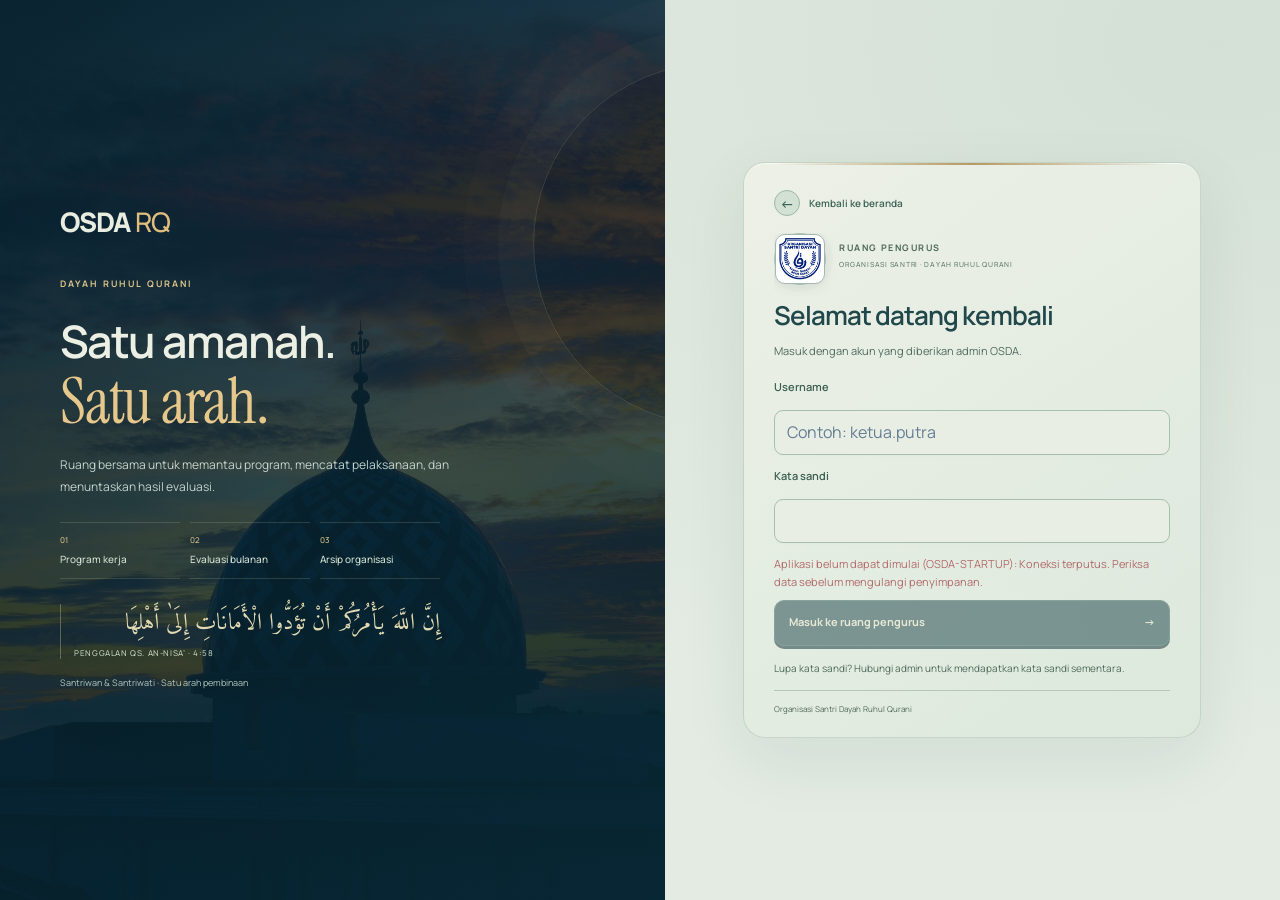
<file: app.html>
<!doctype html>
<html lang="id">
  <head>
    <base target="_self" /><meta name="viewport" content="width=device-width, initial-scale=1"><title>Ruang Pengurus · OSDA RQ</title>
    <style>
  @import url("https://fonts.googleapis.com/css2?family=Cormorant+Garamond:wght@500;600;700&family=Plus+Jakarta+Sans:wght@400;500;600;700;800&family=Sora:wght@400;500;600;700&display=swap");
  :root {
    --navy: #1c365e;
    --navy-deep: #101f3a;
    --blue: #3d639c;
    --teal: #2c827f;
    --gold: #bf9559;
    --ink: #21334e;
    --slate: #6c7d92;
    --line: #e2e8f0;
    --pale: #f0f4fa;
    --white: #fff;
    --surface: #e8f0f7;
    --shadow: 0 4px 22px #1c365e05;
    color: var(--ink);
    background: #f4f7fb;
    font:
      14px/1.65 "Plus Jakarta Sans",
      system-ui,
      sans-serif;
    font-synthesis: none;
    -webkit-font-smoothing: antialiased;
  }
  * {
    box-sizing: border-box;
  }
  [hidden] {
    display: none !important;
  }
  .login-screen {
    min-height: 100vh;
    display: grid;
    grid-template-columns: 1fr 1fr;
    background: #f3f6fb;
  }
  .login-story {
    position: relative;
    padding: 70px clamp(35px, 6vw, 110px);
    display: flex;
    flex-direction: column;
    justify-content: center;
    color: #fff;
    overflow: hidden;
    background:
      radial-gradient(ellipse at 100% 100%, #2d646a70, transparent 65%),
      linear-gradient(145deg, #142943, #223f64);
  }
  .login-story::after {
    content: "";
    position: absolute;
    width: 410px;
    height: 410px;
    border: 1px solid #a7c2d51a;
    border-radius: 50%;
    right: -230px;
    top: 6%;
    box-shadow:
      0 0 0 45px #cde0eb06,
      0 0 0 90px #cde0eb04;
    pointer-events: none;
  }
  .login-wordmark {
    font:
      600 22px Sora,
      sans-serif;
    letter-spacing: 2px;
    margin-bottom: 65px;
  }
  .login-wordmark b {
    color: #cfb17b;
  }
  .login-story .eyebrow {
    color: #c9b58b;
    font-size: 9px;
  }
  .login-story h1 {
    color: #fff;
    font-size: clamp(30px, 3.1vw, 48px);
    line-height: 1.45;
    letter-spacing: -1.5px;
    margin: 18px 0;
  }
  .login-story > p {
    color: #b9ccdd;
    max-width: 370px;
    font-size: 13px;
    line-height: 2;
  }
  .login-pillars {
    margin: 25px 0 60px;
    border-top: 1px solid #8aa4bb30;
    max-width: 360px;
  }
  .login-pillars span {
    display: flex;
    gap: 18px;
    border-bottom: 1px solid #8aa4bb30;
    padding: 15px 0;
    font-size: 10px;
    color: #c6b080;
  }
  .login-pillars b {
    color: #d5e1ec;
    font-size: 11px;
    font-weight: 500;
  }
  .login-story > small {
    color: #91aac0;
    font-size: 9px;
  }
  .login-panel {
    width: min(100%, 430px);
    margin: auto;
    padding: 45px 35px;
  }
  .login-logo {
    width: 68px;
    height: 68px;
    display: grid;
    place-items: center;
    background: var(--surface);
    border: 1px solid #dfe7ee;
    border-radius: 19px;
    box-shadow: 0 6px 20px #1c365e07;
    margin-bottom: 29px;
  }
  .login-logo img {
    width: 51px;
    height: 51px;
    object-fit: contain;
  }
  .login-panel .eyebrow {
    font-size: 9px;
    color: #647e97;
  }
  .login-panel h2 {
    font-size: 24px;
    letter-spacing: -0.8px;
    line-height: 1.5;
    margin: 10px 0;
  }
  .login-panel > p {
    color: #63788e;
    font-size: 12px;
    line-height: 1.9;
  }
  .login-panel form {
    margin-top: 27px;
  }
  .login-panel .field {
    margin-bottom: 17px;
    font-size: 11px;
    color: #3c5570;
  }
  .login-panel input {
    min-height: 47px;
    background: var(--surface);
    border-radius: 9px;
    font-size: 13px;
    padding: 11px 13px;
  }
  .login-panel .login-submit {
    width: 100%;
    display: flex;
    justify-content: space-between;
    padding: 13px 17px;
    border-radius: 9px;
    background: #234368;
    font-size: 12px;
    box-shadow: 0 4px 0 #152d49;
  }
  .login-submit:disabled {
    opacity: 0.7;
  }
  .login-panel .login-help {
    font-size: 10px;
    margin-top: 24px;
  }
  .login-owner-action {
    color: #4b6b8a;
    text-decoration: underline;
    text-underline-offset: 4px;
    font-size: 10px;
    padding: 8px 0;
  }
  .login-footer {
    display: block;
    margin-top: 35px;
    color: #7b8da1;
    font-size: 9px;
  }
  #password-dialog {
    max-width: 460px;
  }
  #password-help {
    font-size: 12px;
    color: #63788d;
  }
  .account-grants {
    display: grid;
    gap: 10px;
    margin-top: 24px;
  }
  .account-grant {
    display: flex;
    justify-content: space-between;
    gap: 15px;
    align-items: center;
    padding: 15px;
    border: 1px solid #dfe7ef;
    border-radius: 10px;
    background: var(--surface);
  }
  .account-grant strong {
    display: block;
    font-size: 12px;
  }
  .account-grant small {
    display: block;
    color: #6d8196;
    font-size: 10px;
  }
  .mentor-note {
    padding: 20px;
    border: 1px solid #d9e8e4;
    border-left: 3px solid #6c9b8d;
    border-radius: 11px;
    margin-bottom: 14px;
    background: var(--surface);
  }
  .mentor-note h3 {
    font-size: 14px;
    margin-bottom: 8px;
  }
  .mentor-note p {
    font-size: 12px;
    line-height: 1.9;
  }
  .mentor-note small {
    color: #6c8194;
    font-size: 10px;
  }
  @media (max-width: 760px) {
    .login-screen {
      grid-template-columns: 1fr;
      background: linear-gradient(155deg, #e8f0f7, #f8fafc);
    }
    .login-story {
      display: none;
    }
    .login-panel {
      padding: 40px 27px;
    }
    .login-panel h2 {
      font-size: 24px;
    }
    .login-panel input {
      font-size: 16px;
    }
    .topbar-right > .button {
      font-size: 9px;
      padding: 7px 9px;
    }
    .account-grant {
      flex-wrap: wrap;
    }
  }
  body {
    margin: 0;
  }
  button,
  input,
  select,
  textarea {
    font: inherit;
  }
  button,
  a {
    cursor: pointer;
    -webkit-tap-highlight-color: transparent;
  }
  button {
    border: 0;
    color: inherit;
    background: none;
  }
  button,
  a,
  input,
  select,
  textarea {
    transition:
      background 0.18s,
      border-color 0.18s,
      box-shadow 0.18s,
      transform 0.18s;
  }
  a {
    color: #345e96;
    text-underline-offset: 4px;
  }
  a:hover {
    color: var(--teal);
  }
  :focus-visible {
    outline: 3px solid #5b97cb;
    outline-offset: 3px;
  }
  h1,
  h2,
  h3,
  h4,
  p {
    margin-top: 0;
  }
  h1,
  h2,
  h3,
  h4 {
    font-family: Sora, "Plus Jakarta Sans", sans-serif;
  }
  h1 {
    font-size: 29px;
    line-height: 1.3;
    font-weight: 600;
    letter-spacing: -1.1px;
    margin-bottom: 0;
  }
  h2 {
    font-size: 21px;
    line-height: 1.5;
    font-weight: 600;
    letter-spacing: -0.6px;
  }
  h3 {
    font-size: 17px;
    line-height: 1.5;
    font-weight: 600;
    letter-spacing: -0.35px;
  }
  p {
    line-height: 1.8;
  }
  svg {
    flex-shrink: 0;
    width: 20px;
    height: 20px;
  }
  ::selection {
    background: #c9deed;
    color: #122c4a;
  }
  .skip {
    position: fixed;
    top: -100px;
    left: 20px;
    z-index: 100;
    padding: 12px 20px;
    background: var(--surface);
    border-radius: 8px;
  }
  .skip:focus {
    top: 10px;
  }
  .sidebar {
    position: fixed;
    inset: 0 auto 0 0;
    width: 252px;
    padding: 28px 19px 24px;
    display: flex;
    flex-direction: column;
    overflow-y: auto;
    color: #eef4ff;
    background:
      radial-gradient(ellipse at 0 0, #2b466d66, transparent 55%),
      linear-gradient(165deg, #1b3154, #111f38);
    z-index: 40;
  }
  .brand {
    display: flex;
    align-items: center;
    gap: 12px;
    padding: 0 7px;
    font:
      600 23px/1.2 Sora,
      sans-serif;
    letter-spacing: -0.7px;
  }
  .brand small {
    display: block;
    font:
      500 8px/1.6 "Plus Jakarta Sans",
      sans-serif;
    letter-spacing: 1.3px;
    color: #b5c6e1;
    margin-top: 7px;
  }
  .logo-frame {
    width: 49px;
    height: 55px;
    position: relative;
    overflow: hidden;
    flex-shrink: 0;
    background: #f8fbff;
    border-radius: 12px;
    box-shadow: 0 3px 14px #0001;
  }
  .logo-frame img {
    position: absolute;
    width: 88px;
    height: 88px;
    max-width: none;
    left: 50%;
    top: 50%;
    transform: translate(-50%, -50%);
  }
  .nav-caption {
    font-size: 9px;
    font-weight: 600;
    letter-spacing: 1.7px;
    color: #8da5c6;
    margin: 37px 15px 15px;
  }
  nav {
    display: flex;
    flex-direction: column;
    gap: 6px;
  }
  nav button {
    display: flex;
    align-items: center;
    gap: 13px;
    width: 100%;
    padding: 13px 14px;
    text-align: left;
    font-size: 12px;
    font-weight: 500;
    color: #b9c9e1;
    border: 1px solid transparent;
    border-radius: 10px;
  }
  nav button svg {
    width: 19px;
    height: 19px;
    opacity: 0.85;
  }
  nav button > span {
    flex: 1;
  }
  nav button:hover {
    background: #ffffff09;
    color: white;
    transform: translateX(2px);
  }
  nav button.current {
    color: white;
    background: linear-gradient(100deg, #365983, #2c486e);
    border-color: #5678a44d;
    box-shadow:
      0 4px 16px #06132620,
      inset 3px 0 #b9d5ec;
    font-weight: 700;
  }
  nav button.current svg {
    opacity: 1;
  }
  .nav-count {
    padding: 2px 6px;
    min-width: 21px;
    border-radius: 6px;
    background: #c9def21c;
    color: #cfe1f6;
    font-size: 10px;
    text-align: center;
    font-weight: 600;
  }
  .sidebar-note {
    position: relative;
    padding: 20px 16px 17px;
    margin: 30px 4px 25px;
    border: 1px solid #b1c5e01f;
    border-radius: 12px;
    background: linear-gradient(130deg, #ffffff08, #ffffff01);
  }
  .sidebar-note p {
    font-size: 12px;
    line-height: 1.9;
    margin-bottom: 9px;
    color: #aabedb;
  }
  .sidebar-note strong {
    color: #e4edf9;
    font-weight: 600;
  }
  .sidebar-note small {
    font-size: 9px;
    color: #8ba5c8;
  }
  .sidebar-note-mark {
    position: absolute;
    right: 13px;
    top: 13px;
    font-size: 21px;
    color: #d9b680;
  }
  .sidebar-bottom {
    display: flex;
    align-items: start;
    gap: 10px;
    margin: auto 10px 0;
    padding-top: 23px;
    border-top: 1px solid #c3d3e719;
    font-size: 11px;
    font-weight: 600;
  }
  .sidebar-bottom small {
    display: block;
    margin-top: 4px;
    font-size: 9px;
    font-weight: 400;
    color: #8da5c4;
  }
  .online-dot {
    width: 7px;
    height: 7px;
    border-radius: 50%;
    background: #83b9b0;
    margin-top: 6px;
    box-shadow: 0 0 0 4px #83b9b012;
  }
  .menu-scrim {
    display: none;
  }
  .app-shell {
    margin-left: 252px;
    min-height: 100vh;
    display: flex;
    flex-direction: column;
  }
  .topbar {
    min-height: 86px;
    padding: 18px 34px;
    background: #ffffffed;
    border-bottom: 1px solid var(--line);
    display: flex;
    justify-content: space-between;
    align-items: center;
    gap: 20px;
  }
  .eyebrow {
    display: block;
    margin-bottom: 8px;
    color: #7688a1;
    font-size: 9px;
    line-height: 1.6;
    font-weight: 700;
    letter-spacing: 1.45px;
  }
  .topbar .eyebrow {
    font-size: 8px;
    margin-bottom: 4px;
    letter-spacing: 1.6px;
  }
  .topbar strong {
    font-size: 13px;
    font-weight: 700;
  }
  .topbar-right {
    display: flex;
    align-items: center;
    gap: 23px;
  }
  .topbar-date {
    color: var(--slate);
    font-size: 11px;
  }
  .operator-badge {
    display: flex;
    align-items: center;
    gap: 10px;
    padding-left: 23px;
    border-left: 1px solid var(--line);
    color: #344e70;
    font-size: 11px;
    font-weight: 700;
  }
  .operator-badge b {
    display: grid;
    place-items: center;
    width: 37px;
    height: 37px;
    border: 3px solid white;
    box-shadow: 0 0 0 1px #dce6f0;
    border-radius: 50%;
    background: #e6eef7;
    font-size: 11px;
    color: #3d628a;
  }
  .operator-badge small {
    display: block;
    font-size: 9px;
    font-weight: 400;
    margin-top: 2px;
    color: #8796a8;
  }
  .iconbutton.mobile-menu {
    display: none;
  }
  main {
    padding: 32px 34px 45px;
    flex: 1;
    min-width: 0;
  }
  main:focus {
    outline: none;
  }
  .page-heading {
    display: flex;
    align-items: center;
    justify-content: space-between;
    gap: 20px;
    margin-bottom: 26px;
  }
  .page-subtitle {
    color: var(--slate);
    font-size: 12px;
    margin: 9px 0 0;
  }
  .button {
    display: inline-flex;
    align-items: center;
    justify-content: center;
    gap: 8px;
    padding: 11px 17px;
    border: 1px solid var(--navy);
    border-radius: 9px;
    background: var(--navy);
    color: white;
    font-size: 11px;
    font-weight: 700;
    line-height: 1.6;
    text-decoration: none;
    white-space: nowrap;
    box-shadow: 0 3px 8px #1c365e0a;
  }
  .button svg {
    width: 16px;
    height: 16px;
  }
  .button:hover {
    background: #294e7a;
    border-color: #294e7a;
    box-shadow: 0 4px 12px #1c365e1a;
    transform: translateY(-1px);
  }
  .button:active {
    transform: translateY(1px);
  }
  .button.secondary {
    background: var(--surface);
    color: #415a7a;
    border-color: #dbe3ed;
    box-shadow: none;
  }
  .button.secondary:hover {
    background: #f1f6fc;
    border-color: #b9cce2;
  }
  .button.small {
    font-size: 10px;
    padding: 7px 10px;
  }
  .button.danger {
    background: #fff8f7;
    color: #a55f5b;
    border-color: #ead6d2;
  }
  .button:disabled {
    opacity: 0.5;
    cursor: wait;
    transform: none;
  }
  .global-filters {
    display: flex;
    align-items: end;
    gap: 15px;
    margin-bottom: 26px;
    padding: 17px 21px;
    border: 1px solid #e0e7f0;
    border-radius: 13px;
    background: var(--surface);
    box-shadow: var(--shadow);
  }
  .global-filters label {
    min-width: 155px;
    font-size: 10px;
    font-weight: 600;
    color: #637790;
    line-height: 1.5;
  }
  .global-filters select,
  .global-filters input {
    display: block;
    margin-top: 8px;
    width: 100%;
    background: #f8fafd;
    border-color: #e6ebf2;
  }
  .global-filters > span {
    margin-left: auto;
    align-self: center;
    padding-left: 13px;
    font-size: 10px;
    color: #668d88;
    line-height: 1.7;
    white-space: nowrap;
  }
  .global-filters > span::before {
    content: "";
    display: inline-block;
    width: 5px;
    height: 5px;
    margin-right: 6px;
    border-radius: 50%;
    background: currentColor;
  }
  select,
  input,
  textarea {
    background: var(--surface);
    border: 1px solid #d9e2ed;
    border-radius: 8px;
    padding: 11px 12px;
    color: var(--ink);
    max-width: 100%;
    min-width: 0;
    font-size: 12px;
  }
  select {
    cursor: pointer;
  }
  input:hover,
  select:hover,
  textarea:hover {
    border-color: #b1c2d9;
  }
  input:focus,
  select:focus,
  textarea:focus {
    border-color: #799bbf;
    box-shadow: 0 0 0 3px #4879a70b;
  }
  textarea {
    resize: vertical;
    min-height: 88px;
  }
  input[type="checkbox"] {
    accent-color: var(--teal);
    width: 17px;
    height: 17px;
    cursor: pointer;
  }
  input::placeholder {
    color: #9aa8ba;
  }
  .welcome {
    position: relative;
    isolation: isolate;
    overflow: hidden;
    background:
      radial-gradient(ellipse at 90% 0%, #55769d40, transparent 55%),
      linear-gradient(116deg, #172e50, #294c78);
    color: white;
    padding: 32px;
    border-radius: 18px;
    display: grid;
    grid-template-columns: 1.2fr 1fr;
    align-items: center;
    gap: 35px;
    box-shadow: 0 10px 28px #18335310;
  }
  .welcome::before {
    content: "";
    position: absolute;
    z-index: -1;
    width: 380px;
    height: 380px;
    right: -150px;
    top: -230px;
    border: 1px solid #c5d8ed1f;
    border-radius: 50%;
    box-shadow:
      0 0 0 35px #d7e6f706,
      0 0 0 75px #d7e6f704;
  }
  .hero-tag {
    display: inline-flex;
    align-items: center;
    gap: 7px;
    margin-bottom: 17px;
    color: #cbdcf0;
    font-size: 8px;
    font-weight: 600;
    letter-spacing: 1.4px;
  }
  .hero-tag i {
    width: 6px;
    height: 6px;
    border-radius: 50%;
    background: #cfb080;
    box-shadow: 0 0 0 4px #cfb08012;
    animation: breathe 3s ease-in-out infinite;
  }
  .welcome h2 {
    font-size: clamp(27px, 2.5vw, 37px);
    font-weight: 500;
    line-height: 1.35;
    letter-spacing: -1.2px;
    margin-bottom: 16px;
  }
  .welcome h2 em {
    color: #acd6db;
    font-style: normal;
  }
  .welcome p {
    font-size: 11px;
    line-height: 1.9;
    color: #c0d0e4;
    max-width: 430px;
    margin-bottom: 0;
  }
  .hero-actions {
    display: flex;
    flex-wrap: wrap;
    gap: 9px;
    margin: 21px 0;
  }
  .hero-primary {
    color: #183758;
    background: #f4f8fc;
    border-color: #f4f8fc;
    padding: 10px 16px;
  }
  .hero-primary:hover {
    background: var(--surface);
    border-color: white;
  }
  .hero-secondary {
    color: #e4eef9;
    background: #ffffff08;
    border-color: #a9bed04d;
    padding: 10px 16px;
    box-shadow: none;
  }
  .hero-secondary:hover {
    background: #ffffff15;
    border-color: #b4cce270;
  }
  .hero-context {
    display: flex;
    flex-wrap: wrap;
    align-items: center;
    gap: 14px;
    font-size: 9px;
    color: #9db5d0;
  }
  .hero-context > span {
    display: inline-flex;
    align-items: center;
    gap: 7px;
  }
  .hero-context > span + span {
    border-left: 1px solid #a2bad43b;
    padding-left: 14px;
  }
  .hero-context svg {
    width: 14px;
    height: 14px;
  }
  .readiness-card {
    align-self: center;
    padding: 22px;
    border: 1px solid #c6d9ef29;
    background: linear-gradient(135deg, #ffffff10, #ffffff05);
    border-radius: 14px;
    backdrop-filter: blur(8px);
    box-shadow: 0 15px 35px #101f3a0f;
  }
  .readiness-heading > span {
    display: flex;
    align-items: center;
    gap: 8px;
    color: #d2b783;
    font-size: 8px;
    font-weight: 600;
    letter-spacing: 1px;
  }
  .readiness-heading svg {
    width: 15px;
    height: 15px;
  }
  .readiness-heading > b {
    display: block;
    margin-top: 8px;
    color: #dfebf7;
    font-size: 9px;
    font-weight: 500;
    letter-spacing: 0.6px;
  }
  .readiness-body {
    display: flex;
    align-items: center;
    justify-content: center;
    gap: 21px;
    padding: 23px 0;
  }
  .progress-ring {
    width: 114px;
    height: 114px;
    flex-shrink: 0;
    border-radius: 50%;
    padding: 7px;
    background: conic-gradient(
      from -90deg,
      #94cdc9 var(--progress),
      #98aec62b 0
    );
    box-shadow: 0 0 24px #9dd9d00a;
  }
  .progress-ring > div {
    display: flex;
    flex-direction: column;
    justify-content: center;
    align-items: center;
    width: 100%;
    height: 100%;
    border-radius: 50%;
    background: #29466b;
  }
  .progress-ring strong {
    font:
      500 28px/1.3 Sora,
      sans-serif;
    letter-spacing: -1px;
  }
  .progress-ring small {
    font-size: 13px;
    margin-left: 1px;
    color: #c3dadf;
  }
  .progress-ring span {
    margin-top: 3px;
    font-size: 9px;
    color: #b8d1de;
  }
  .readiness-text > strong {
    font:
      500 28px/1.4 Sora,
      sans-serif;
  }
  .readiness-text > strong > span {
    font-size: 17px;
    font-weight: 400;
    color: #91aac6;
  }
  .readiness-text p {
    font-size: 10px;
    color: #b2c8df;
    line-height: 1.8;
    max-width: 115px;
    margin-top: 7px;
  }
  .readiness-foot {
    display: flex;
    align-items: center;
    gap: 8px;
    padding-top: 14px;
    border-top: 1px solid #c9d9ec1a;
    color: #bed1e6;
    font-size: 9px;
  }
  .readiness-foot svg {
    width: 14px;
    height: 14px;
    color: #9ec6ce;
  }
  .stats {
    display: grid;
    grid-template-columns: repeat(4, minmax(0, 1fr));
    gap: 15px;
    margin: 22px 0;
  }
  .stat {
    position: relative;
    border: 1px solid var(--line);
    background: var(--surface);
    border-radius: 13px;
    padding: 21px;
    box-shadow: var(--shadow);
  }
  .stat span {
    font-size: 11px;
    color: #6b7e97;
    line-height: 1.6;
  }
  .stat > strong {
    display: block;
    font:
      500 31px/1.3 Sora,
      sans-serif;
    color: #233c5f;
    margin-top: 13px;
    letter-spacing: -1.4px;
    font-variant-numeric: tabular-nums;
  }
  .stat > small {
    display: block;
    margin-top: 8px;
    color: #8a99ac;
    font-size: 9px;
  }
  .stat-top {
    display: flex;
    gap: 8px;
    justify-content: space-between;
    align-items: center;
  }
  .stat-top > span {
    max-width: 125px;
  }
  .stat-icon {
    display: grid;
    place-items: center;
    width: 35px;
    height: 35px;
    flex-shrink: 0;
    border-radius: 10px;
    background: #edf2fa;
    color: #5476a7;
  }
  .stat-icon svg {
    width: 18px;
    height: 18px;
  }
  .stat-amber .stat-icon {
    background: #fbf4e9;
    color: #ae8550;
  }
  .stat-teal .stat-icon {
    background: #eaf5f2;
    color: #458e85;
  }
  .stat-violet .stat-icon {
    background: #f0edf8;
    color: #8b7aa9;
  }
  .dashboard-stats .stat:hover {
    transform: translateY(-3px);
    box-shadow: 0 8px 25px #18335309;
  }
  .dashboard-stats .stat {
    transition:
      transform 0.2s,
      box-shadow 0.2s;
  }
  .section-heading {
    display: flex;
    align-items: end;
    justify-content: space-between;
    gap: 15px;
    margin: 30px 0 15px;
  }
  .section-heading .eyebrow {
    font-size: 8px;
    margin-bottom: 4px;
  }
  .section-heading h2 {
    margin: 0;
    font-size: 19px;
  }
  .section-note {
    color: #8a9ab0;
    font-size: 10px;
  }
  .quick-grid {
    display: grid;
    grid-template-columns: repeat(4, minmax(0, 1fr));
    gap: 13px;
    margin-bottom: 27px;
  }
  .quick-action {
    display: flex;
    flex-wrap: wrap;
    align-items: center;
    gap: 12px;
    position: relative;
    border: 1px solid #dfe7f1;
    background: var(--surface);
    border-radius: 12px;
    padding: 17px 15px;
    text-align: left;
  }
  .quick-action:hover {
    transform: translateY(-3px);
    border-color: #b4c7e1;
    box-shadow: 0 7px 20px #18335308;
  }
  .quick-icon {
    display: grid;
    place-items: center;
    width: 32px;
    height: 32px;
    border-radius: 9px;
    color: #4a72a8;
    background: #edf3fb;
  }
  .quick-icon svg {
    width: 17px;
    height: 17px;
  }
  .quick-action > span:nth-child(2) {
    flex-basis: 100%;
  }
  .quick-action strong {
    display: block;
    font-size: 11px;
    font-weight: 700;
  }
  .quick-action small {
    display: block;
    font-size: 9px;
    color: #8b9aaf;
    margin-top: 4px;
    line-height: 1.7;
  }
  .quick-action > i {
    position: absolute;
    top: 21px;
    right: 14px;
    color: #a3b3c6;
  }
  .quick-action > i svg {
    width: 15px;
    height: 15px;
  }
  .tone-teal .quick-icon {
    background: #eaf5f3;
    color: #4b9287;
  }
  .tone-amber .quick-icon {
    background: #fcf3e7;
    color: #b78b4e;
  }
  .tone-violet .quick-icon {
    background: #f2eff9;
    color: #8b7daf;
  }
  .panel {
    background: var(--surface);
    border: 1px solid var(--line);
    padding: 25px;
    border-radius: 14px;
    margin: 22px 0;
    box-shadow: var(--shadow);
  }
  .panel h3 {
    margin-bottom: 14px;
  }
  .panel p {
    font-size: 12px;
  }
  .panel-head {
    display: flex;
    align-items: center;
    justify-content: space-between;
    gap: 20px;
    margin-bottom: 20px;
  }
  .panel-head h2,
  .panel-head h3 {
    margin-bottom: 0;
  }
  .panel-head p {
    margin: 8px 0 0;
    font-size: 11px;
    color: var(--slate);
  }
  .panel-symbol {
    display: grid;
    place-items: center;
    width: 37px;
    height: 37px;
    background: #eef4fb;
    border: 1px solid #e5edf6;
    color: #6c8db4;
    border-radius: 10px;
    flex-shrink: 0;
  }
  .focus-panel {
    margin-top: 0;
  }
  .focus-panel .table-wrap {
    border-radius: 9px;
  }
  .inline-note {
    display: flex;
    align-items: start;
    gap: 8px;
    padding-top: 17px;
    font-size: 10px;
    line-height: 1.8;
    color: #79908f;
  }
  .inline-note svg {
    width: 15px;
    height: 15px;
    margin-top: 2px;
  }
  .split {
    display: grid;
    grid-template-columns: 1fr 1fr;
    gap: 20px;
  }
  .split > .panel {
    margin-top: 0;
  }
  .insight-grid {
    display: grid;
    grid-template-columns: 1.1fr 1fr;
    gap: 22px;
  }
  .insight-grid .panel {
    margin-top: 0;
  }
  .insight-stack {
    display: flex;
    flex-direction: column;
    gap: 20px;
  }
  .insight-stack .panel {
    margin: 0;
  }
  .department-row {
    display: flex;
    align-items: center;
    gap: 13px;
    padding: 16px 0;
    border-top: 1px solid #edf1f6;
  }
  .department-index {
    font-size: 9px;
    color: #9aafc4;
    min-width: 20px;
  }
  .department-row > div {
    flex: 1;
    min-width: 0;
  }
  .department-row strong {
    display: block;
    font-size: 11px;
    font-weight: 600;
  }
  .department-row > span:last-child {
    color: #8b9caf;
    font-size: 9px;
    white-space: nowrap;
  }
  .mini-meter {
    height: 4px;
    max-width: 180px;
    background: #edf2f7;
    border-radius: 5px;
    margin-top: 9px;
    overflow: hidden;
  }
  .mini-meter i {
    display: block;
    height: 100%;
    background: linear-gradient(90deg, #83adb7, #638baf);
    border-radius: inherit;
  }
  .next-event {
    background: linear-gradient(145deg, #fff, #f6f9fe);
  }
  .next-event h2 {
    margin: 12px 0 9px;
    font-size: 21px;
  }
  .next-event p {
    font-size: 11px;
    color: var(--slate);
  }
  .event-type {
    color: #7794b5;
    font-size: 10px;
    font-weight: 600;
  }
  .continuity-card {
    position: relative;
    overflow: hidden;
    padding: 23px 25px;
    border: 1px solid #d9e7e9;
    border-radius: 14px;
    background: linear-gradient(130deg, #eaf4f2, #edf3fa);
  }
  .continuity-card::after {
    content: "";
    width: 145px;
    height: 145px;
    position: absolute;
    right: -95px;
    top: -45px;
    border: 20px solid #acc7d217;
    border-radius: 50%;
    pointer-events: none;
  }
  .continuity-card .eyebrow {
    color: #6b9296;
    font-size: 8px;
  }
  .continuity-card h3 {
    font-size: 18px;
    margin-bottom: 11px;
    color: #365b6e;
  }
  .continuity-card p {
    font-size: 11px;
    color: #7a949e;
    margin-bottom: 16px;
  }
  .continuity-card > .button {
    font-size: 10px;
    background: #fbfdfd;
    border-color: #cddfe3;
    color: #466d7d;
  }
  .continuity-card .period-strip {
    margin-bottom: 0;
  }
  .muted {
    color: var(--slate);
  }
  .small-text {
    font-size: 11px;
    line-height: 1.8;
  }
  .toolbar {
    display: flex;
    align-items: center;
    justify-content: space-between;
    gap: 13px;
    flex-wrap: wrap;
    margin: 20px 0;
  }
  .toolbar p {
    font-size: 12px;
    color: var(--slate);
    margin: 0;
    flex: 1;
    min-width: 170px;
  }
  .toolbar-actions {
    display: flex;
    gap: 8px;
    flex-wrap: wrap;
  }
  .table-wrap {
    overflow-x: auto;
    background: var(--surface);
    border: 1px solid var(--line);
    border-radius: 12px;
    scrollbar-width: thin;
    scrollbar-color: #c7d5e5 transparent;
  }
  .table-wrap table {
    min-width: 700px;
  }
  table {
    width: 100%;
    border-collapse: collapse;
    font-size: 12px;
  }
  th {
    padding: 15px;
    text-align: left;
    font-size: 10px;
    font-weight: 600;
    color: #6c83a0;
    background: #f2f6fb;
    white-space: nowrap;
  }
  td {
    padding: 18px 15px;
    border-bottom: 1px solid #ebf0f6;
    vertical-align: top;
    line-height: 1.8;
  }
  tbody tr {
    transition: background 0.16s;
  }
  tbody tr:hover {
    background: #f8fbff;
  }
  tr:last-child td {
    border-bottom: 0;
  }
  td strong {
    font-weight: 600;
  }
  td small {
    display: block;
    font-size: 10px;
    color: #8696ab;
    margin-top: 4px;
  }
  td .actions {
    display: flex;
    gap: 6px;
    flex-wrap: wrap;
  }
  .badge {
    display: inline-flex;
    align-items: center;
    gap: 5px;
    padding: 5px 8px;
    border-radius: 6px;
    font-size: 9px;
    line-height: 1.6;
    font-weight: 600;
    background: #edf3fb;
    color: #6883aa;
    white-space: nowrap;
  }
  .badge::before {
    content: "";
    width: 4px;
    height: 4px;
    border-radius: 50%;
    background: currentColor;
    flex-shrink: 0;
  }
  .badge.good {
    background: #eaf5f0;
    color: #468a76;
  }
  .badge.warn {
    background: #fcf4e6;
    color: #ac854c;
  }
  .badge.bad {
    background: #fbefed;
    color: #b3736a;
  }
  .badge.neutral {
    background: #f0f3f8;
    color: #8191a8;
  }
  .empty {
    padding: 42px 22px;
    margin: 20px 0;
    text-align: center;
    background: linear-gradient(140deg, #fbfcfe, #f5f8fc);
    border: 1px dashed #cddceb;
    border-radius: 13px;
  }
  .empty-icon {
    display: inline-grid;
    place-items: center;
    width: 52px;
    height: 52px;
    border-radius: 16px;
    background: #eaf1f9;
    color: #7b9abb;
    margin-bottom: 16px;
    box-shadow: 0 0 0 7px #f2f6fb;
  }
  .empty-icon svg {
    width: 24px;
    height: 24px;
  }
  .empty h3 {
    font-size: 16px;
    margin-bottom: 9px;
  }
  .empty p {
    max-width: 460px;
    margin: 0 auto;
    font-size: 12px;
    color: #8597ae;
    line-height: 1.9;
  }
  .tabs {
    display: flex;
    gap: 6px;
    flex-wrap: wrap;
  }
  .tabs button {
    font-size: 11px;
    padding: 9px 14px;
    border: 1px solid var(--line);
    border-radius: 8px;
    background: var(--surface);
    color: #7890aa;
  }
  .tabs button:hover {
    border-color: #aebfd4;
  }
  .tabs button.active {
    background: var(--navy);
    color: white;
    border-color: var(--navy);
    box-shadow: 0 4px 9px #1c365e12;
  }
  .period-strip {
    display: flex;
    gap: 8px;
    align-items: center;
    flex-wrap: wrap;
    margin: 22px 0;
  }
  .period-strip span {
    font-size: 11px;
    color: var(--slate);
    margin-right: 8px;
  }
  .period-strip button {
    font-size: 10px;
    padding: 9px 13px;
    background: var(--surface);
    border: 1px solid var(--line);
    border-radius: 8px;
  }
  .period-strip button:hover {
    border-color: #a8bed6;
    color: var(--blue);
  }
  .period-strip .active {
    border-color: #9bb4d4;
    background: #eaf1fa;
    font-weight: 700;
    color: #456995;
  }
  .roster {
    background: var(--surface);
    border: 1px solid var(--line);
    border-radius: 14px;
    margin: 22px 0;
    overflow: hidden;
    box-shadow: var(--shadow);
  }
  .roster-title {
    display: flex;
    align-items: center;
    gap: 13px;
    padding: 19px 24px;
    border-bottom: 1px solid var(--line);
    background: linear-gradient(100deg, #f4f7fc, #fbfcfe);
  }
  .roster-title > span {
    display: grid;
    place-items: center;
    width: 30px;
    height: 30px;
    border: 1px solid #dce6f2;
    border-radius: 9px;
    background: #eaf0f8;
    color: #6a87ac;
    font-size: 10px;
  }
  .roster-title h3 {
    font-size: 15px;
    margin: 0;
  }
  .member-grid {
    display: grid;
    grid-template-columns: repeat(auto-fit, minmax(205px, 1fr));
    gap: 17px;
    padding: 23px;
  }
  .member {
    position: relative;
    border: 1px solid var(--line);
    padding: 21px;
    border-radius: 12px;
    background: linear-gradient(145deg, #fff, #fbfcfe);
    transition:
      transform 0.2s,
      box-shadow 0.2s;
  }
  .member:hover {
    transform: translateY(-3px);
    box-shadow: 0 8px 20px #1c365e08;
  }
  .member-avatar {
    display: inline-grid;
    place-items: center;
    width: 42px;
    height: 42px;
    margin-bottom: 15px;
    border-radius: 13px;
    background: linear-gradient(130deg, #e3ecf8, #e5f0f1);
    font:
      600 14px Sora,
      sans-serif;
    color: #52749d;
    border: 1px solid #dce7f2;
  }
  .member-avatar svg {
    width: 20px;
    height: 20px;
  }
  .member .role {
    font-size: 9px;
    color: #7f95af;
    margin-bottom: 8px;
  }
  .member strong {
    display: block;
    font-size: 13px;
    line-height: 1.8;
  }
  .member .meta {
    font-size: 10px;
    color: #8395ab;
    margin: 9px 0 14px;
  }
  .member.empty-member {
    background: #fafbfd;
    border-style: dashed;
  }
  .member.empty-member strong {
    font-weight: 500;
    color: #a5b1c1;
  }
  .member.empty-member .member-avatar {
    background: #f0f3f7;
    border-color: #e8edf3;
    color: #b4c2d0;
  }
  .event-grid {
    display: grid;
    grid-template-columns: repeat(2, minmax(0, 1fr));
    gap: 20px;
  }
  .event-card {
    position: relative;
    overflow: hidden;
    background: var(--surface);
    border: 1px solid var(--line);
    border-radius: 15px;
    padding: 26px;
    box-shadow: var(--shadow);
    transition:
      transform 0.2s,
      box-shadow 0.2s;
  }
  .event-card::before {
    content: "";
    position: absolute;
    inset: 0 0 auto;
    height: 4px;
    background: linear-gradient(90deg, #426797, #8cb8b7);
  }
  .event-card:hover {
    transform: translateY(-4px);
    box-shadow: 0 9px 25px #1c365e0a;
  }
  .event-card h3 {
    font-size: 23px;
    font-weight: 500;
    line-height: 1.5;
    margin: 17px 0 12px;
  }
  .event-card p {
    font-size: 12px;
    color: var(--slate);
  }
  .event-card .button {
    margin-top: 10px;
  }
  .countdown {
    display: flex;
    gap: 10px;
    margin: 21px 0;
    font-variant-numeric: tabular-nums;
  }
  .countdown > div {
    text-align: center;
    min-width: 49px;
    border: 1px solid #e1e8f2;
    background: #f3f7fc;
    border-radius: 10px;
    padding: 10px 9px;
  }
  .countdown b {
    display: block;
    font:
      500 22px/1.3 Sora,
      sans-serif;
    color: #44678f;
  }
  .countdown small {
    display: block;
    font-size: 8px;
    margin-top: 5px;
    color: #8d9fb5;
  }
  .event-banner {
    position: relative;
    overflow: hidden;
    padding: 33px;
    border-radius: 17px;
    margin: 22px 0;
    background:
      radial-gradient(ellipse at right top, #5b8b9e50, transparent 60%),
      linear-gradient(120deg, #1c365c, #2e527a);
    color: white;
  }
  .event-banner::after {
    content: "";
    width: 310px;
    height: 310px;
    border: 1px solid #c4d7eb1c;
    border-radius: 50%;
    position: absolute;
    top: -170px;
    right: -60px;
    box-shadow: 0 0 0 45px #c9dbea05;
    pointer-events: none;
  }
  .event-banner h2 {
    font-size: 32px;
    font-weight: 500;
    margin: 10px 0;
  }
  .event-banner p {
    font-size: 12px;
    color: #c0d3e8;
  }
  .event-banner .eyebrow {
    color: #a2c5cf;
  }
  .event-banner .countdown > div {
    border-color: #b9cde328;
    background: #ffffff09;
    min-width: 63px;
  }
  .event-banner .countdown b {
    color: #e9f0fa;
  }
  .event-banner .countdown small {
    color: #a6c3dd;
  }
  .task-row {
    display: flex;
    align-items: center;
    gap: 13px;
    padding: 17px 0;
    border-bottom: 1px solid #edf1f6;
  }
  .task-row:last-child {
    border: 0;
  }
  .task-row > div {
    flex: 1;
  }
  .task-row strong {
    font-size: 12px;
  }
  .task-row p {
    font-size: 10px;
    color: #8698ad;
    margin: 5px 0 0;
  }
  .task-row:has(input:checked) strong {
    color: #8c9eaa;
    text-decoration: line-through;
  }
  .issue {
    border-left: 3px solid #9bb9c5;
  }
  .issue h3 {
    font-size: 18px;
    margin: 14px 0;
  }
  .issue .route {
    display: inline-block;
    padding: 5px 9px;
    border-radius: 6px;
    background: #edf4fa;
    color: #6887a8;
    font-size: 10px;
  }
  .issue dl {
    display: grid;
    grid-template-columns: 1fr 1fr;
    gap: 22px;
  }
  .issue dt {
    font-size: 9px;
    color: #8a9ab0;
    letter-spacing: 1px;
    margin-bottom: 7px;
  }
  .issue dd {
    margin: 0;
    font-size: 12px;
    line-height: 1.9;
    white-space: pre-wrap;
  }
  .issue-footer {
    display: flex;
    align-items: center;
    justify-content: space-between;
    gap: 15px;
    border-top: 1px solid var(--line);
    padding-top: 19px;
    font-size: 11px;
    color: var(--slate);
  }
  .searchbar {
    display: flex;
    gap: 10px;
    flex-wrap: wrap;
    margin: 22px 0;
  }
  .searchbar input {
    flex: 1;
    min-width: 190px;
    background: var(--surface);
    padding: 13px 16px;
  }
  .searchbar select {
    max-width: 210px;
  }
  .pagination {
    display: flex;
    justify-content: space-between;
    align-items: center;
    gap: 10px;
    font-size: 11px;
    color: var(--slate);
    margin: 22px 0;
  }
  .pagination > div {
    display: flex;
    gap: 8px;
  }
  .notice {
    font-size: 11px;
    line-height: 1.9;
    padding: 15px 18px;
    border: 1px solid #e0e9f2;
    border-left: 3px solid #98b7cc;
    border-radius: 0 9px 9px 0;
    background: #eef4fa;
    color: #6f8aa5;
    margin: 22px 0;
  }
  .setting-links {
    display: flex;
    gap: 16px;
    flex-wrap: wrap;
    margin: 22px 0;
    font-size: 12px;
  }
  .field {
    display: block;
    margin: 18px 0;
    font-size: 12px;
    font-weight: 600;
    color: #516783;
  }
  .field input,
  .field select,
  .field textarea {
    display: block;
    width: 100%;
    margin-top: 9px;
    font-size: 13px;
    font-weight: 400;
  }
  .field small {
    display: block;
    margin-top: 7px;
    font-size: 10px;
    font-weight: 400;
    color: #8b9bb0;
    line-height: 1.8;
  }
  .field-pair {
    display: grid;
    grid-template-columns: 1fr 1fr;
    gap: 16px;
  }
  .field-pair .field {
    margin: 8px 0;
  }
  .check-field {
    display: flex;
    align-items: center;
    gap: 10px;
    font-size: 12px;
    margin: 21px 0;
  }
  .check-field input {
    width: 17px;
    height: 17px;
    flex-shrink: 0;
  }
  .form-error {
    color: #b16a6a;
    font-size: 12px;
    line-height: 1.8;
    margin-top: 20px;
  }
  .iconbutton {
    display: grid;
    place-items: center;
    padding: 7px;
    font-size: 24px;
    line-height: 1;
    color: #7890ab;
    border-radius: 8px;
  }
  .iconbutton:hover {
    background: #edf3f9;
    color: #2b4b74;
  }
  dialog {
    width: 640px;
    max-width: calc(100vw - 30px);
    max-height: 90vh;
    overflow: auto;
    border: 1px solid #dce5ef;
    border-radius: 19px;
    padding: 29px;
    color: var(--ink);
    box-shadow: 0 25px 100px #091b3a38;
  }
  dialog[open] {
    animation: dialogIn 0.2s ease-out;
  }
  dialog::backdrop {
    background: #132641a1;
    backdrop-filter: blur(5px);
  }
  .dialog-heading {
    display: flex;
    align-items: center;
    justify-content: space-between;
    gap: 20px;
    padding-bottom: 18px;
    margin-bottom: 20px;
    border-bottom: 1px solid var(--line);
  }
  .dialog-heading h2 {
    font-size: 21px;
    margin: 0;
  }
  .dialog-actions {
    display: flex;
    justify-content: end;
    gap: 10px;
    padding-top: 20px;
    margin-top: 24px;
    border-top: 1px solid var(--line);
  }
  .toast {
    position: fixed;
    left: 50%;
    bottom: 25px;
    transform: translateX(-50%);
    background: #1c365e;
    color: white;
    border: 1px solid #55749a;
    padding: 14px 20px;
    border-radius: 11px;
    font-size: 12px;
    line-height: 1.8;
    z-index: 100;
    max-width: 90vw;
    width: max-content;
    box-shadow: 0 8px 35px #172f4c33;
  }
  .toast[hidden] {
    display: none;
  }
  footer {
    display: flex;
    justify-content: space-between;
    gap: 20px;
    padding: 22px 34px;
    border-top: 1px solid var(--line);
    font-size: 9px;
    color: #96a6bb;
  }
  .busy #page {
    opacity: 0.55;
    pointer-events: none;
    transition: opacity 0.2s;
  }
  .busy #sync-state {
    color: #b59258;
  }
  .button-row {
    display: flex;
    gap: 10px;
    flex-wrap: wrap;
  }
  .prewrap {
    white-space: pre-wrap;
  }
  .print-context {
    display: none;
  }
  .section-label {
    font-size: 11px;
    color: var(--slate);
    font-weight: 600;
    margin: 24px 0 12px;
  }
  .required-note {
    font-size: 11px;
    color: var(--slate);
    line-height: 1.8;
    margin: 13px 0;
  }
  .agenda-panel {
    margin-bottom: 28px;
  }
  .agenda-panel .table-wrap,
  .dossier-panel .table-wrap {
    margin-top: 22px;
  }
  .agenda-number {
    display: inline-grid;
    place-items: center;
    width: 24px;
    height: 24px;
    margin-right: 9px;
    background: #eaf1fa;
    color: #7494b6;
    border-radius: 7px;
    font-size: 10px;
    font-weight: 700;
  }
  .monthly-report {
    background: var(--surface);
    border: 1px solid var(--line);
    border-radius: 14px;
    padding: 31px;
    box-shadow: var(--shadow);
  }
  .report-heading {
    padding-bottom: 24px;
    border-bottom: 2px solid #637e9e;
    margin-bottom: 25px;
  }
  .report-heading h2 {
    margin: 9px 0 12px;
    font-size: 24px;
  }
  .report-heading p {
    margin-bottom: 17px;
    font-size: 13px;
  }
  .report-meta {
    display: flex;
    flex-wrap: wrap;
    justify-content: space-between;
    gap: 10px;
    font-size: 10px;
    color: var(--slate);
  }
  .report-stats {
    grid-template-columns: repeat(3, minmax(0, 1fr));
  }
  .report-stats .stat {
    box-shadow: none;
    background: #f5f8fc;
  }
  .report-section {
    margin-top: 32px;
  }
  .report-section > h3 {
    margin-bottom: 12px;
    font-size: 16px;
  }
  .report-section > p {
    font-size: 12px;
  }
  .report-section .table-wrap {
    margin-top: 16px;
  }
  .report-section table {
    min-width: 740px;
  }
  .report-meeting {
    padding: 18px 0;
    border-bottom: 1px solid var(--line);
  }
  .report-meeting h4 {
    margin: 0 0 10px;
    font-size: 13px;
  }
  .report-meeting p {
    margin-bottom: 9px;
    font-size: 12px;
  }
  .report-note,
  .dossier-note {
    margin: 24px 0 0;
    font-size: 10px;
    line-height: 1.9;
    color: #8a9bb0;
  }
  .report-signatures {
    display: grid;
    grid-template-columns: 1fr 1fr;
    gap: 30px;
    margin-top: 42px;
    padding-top: 25px;
    border-top: 1px solid var(--line);
    font-size: 11px;
    line-height: 1.8;
  }
  .text-warning {
    color: #ab7c5d;
    font-size: 11px;
  }
  .archive-picker {
    background: #f2f6fb;
    padding: 20px;
    border: 1px solid var(--line);
    border-radius: 12px;
    margin: 20px 0;
  }
  .archive-picker h3 {
    margin-bottom: 12px;
    font-size: 15px;
  }
  .archive-picker > p {
    margin-bottom: 0;
    font-size: 11px;
  }
  #page > * {
    animation: riseIn 0.35s ease-out both;
  }
  #page > :nth-child(2) {
    animation-delay: 0.035s;
  }
  #page > :nth-child(3) {
    animation-delay: 0.065s;
  }
  #page > :nth-child(4) {
    animation-delay: 0.09s;
  }
  @keyframes riseIn {
    from {
      opacity: 0;
      transform: translateY(9px);
    }
    to {
      opacity: 1;
      transform: translateY(0);
    }
  }
  @keyframes dialogIn {
    from {
      opacity: 0;
      transform: translateY(9px) scale(0.985);
    }
    to {
      opacity: 1;
      transform: translateY(0) scale(1);
    }
  }
  @keyframes breathe {
    50% {
      box-shadow: 0 0 0 6px #cfb08008;
      opacity: 0.7;
    }
  }
  @keyframes spin {
    to {
      transform: rotate(360deg);
    }
  }
  @media (min-width: 1700px) {
    main,
    .topbar,
    footer {
      padding-left: max(34px, calc((100vw - 1620px) / 2));
      padding-right: max(34px, calc((100vw - 1620px) / 2));
    }
  }
  @media (max-height: 850px) {
    .sidebar-note {
      padding: 15px;
      margin: 22px 4px;
    }
    .sidebar {
      padding-top: 22px;
    }
    .nav-caption {
      margin-top: 28px;
    }
  }
  @media (max-height: 735px) {
    .sidebar-note {
      display: none;
    }
    .sidebar-bottom {
      padding-top: 15px;
    }
  }
  @media (max-width: 1180px) {
    .sidebar {
      width: 229px;
      padding-left: 15px;
      padding-right: 15px;
    }
    .brand {
      font-size: 21px;
      gap: 9px;
      padding: 0 4px;
    }
    .app-shell {
      margin-left: 229px;
    }
    main {
      padding: 29px 26px 40px;
    }
    .topbar,
    footer {
      padding-left: 26px;
      padding-right: 26px;
    }
    .global-filters {
      gap: 11px;
      flex-wrap: wrap;
    }
    .global-filters label {
      min-width: 135px;
      flex: 1;
    }
    .global-filters > span {
      margin-left: 0;
      padding-left: 0;
    }
    .welcome {
      padding: 28px;
      gap: 25px;
    }
    .readiness-card {
      padding: 18px;
    }
    .readiness-body {
      gap: 13px;
    }
    .progress-ring {
      width: 97px;
      height: 97px;
      padding: 6px;
    }
    .readiness-text > strong {
      font-size: 24px;
    }
    .readiness-text p {
      font-size: 9px;
    }
    .readiness-heading > span {
      font-size: 7px;
    }
    .stat {
      padding: 17px;
    }
    .stat-top {
      align-items: start;
    }
    .stat-icon {
      width: 29px;
      height: 29px;
      border-radius: 8px;
    }
    .stat-top > span {
      font-size: 10px;
    }
    .quick-grid {
      grid-template-columns: 1fr 1fr;
    }
    .quick-action {
      flex-wrap: nowrap;
      gap: 13px;
      padding: 17px;
    }
    .quick-action > span:nth-child(2) {
      flex: 1;
    }
    .quick-action > i {
      position: static;
    }
    .insight-grid {
      grid-template-columns: 1fr;
      gap: 0;
    }
    .insight-stack {
      display: grid;
      grid-template-columns: 1fr 1fr;
    }
    .topbar-date {
      display: none;
    }
  }
  @media (max-width: 980px) {
    .stats {
      grid-template-columns: repeat(2, minmax(0, 1fr));
    }
    .welcome {
      grid-template-columns: 1fr;
      gap: 25px;
    }
    .hero-copy {
      max-width: 500px;
    }
    .welcome h2 {
      font-size: 33px;
    }
    .readiness-card {
      display: grid;
      grid-template-columns: 1fr 1.1fr;
      align-items: center;
      gap: 0 20px;
    }
    .readiness-body {
      grid-column: 2;
      grid-row: 1 / span 2;
      padding: 0;
      justify-content: start;
    }
    .readiness-foot {
      grid-column: 1;
      margin-top: 14px;
      padding-top: 11px;
      align-self: start;
    }
    .readiness-heading > span {
      font-size: 8px;
    }
    .readiness-heading > b {
      margin-top: 10px;
    }
    .split {
      grid-template-columns: 1fr;
      gap: 0;
    }
    .event-grid {
      grid-template-columns: 1fr;
    }
    .insight-stack {
      grid-template-columns: 1fr;
    }
    .panel-head {
      flex-wrap: wrap;
      align-items: start;
      gap: 15px;
    }
    .report-stats {
      grid-template-columns: repeat(3, minmax(0, 1fr));
    }
  }
  @media (max-width: 760px) {
    .sidebar {
      width: 252px;
      transform: translateX(-100%);
      transition: transform 0.23s ease;
    }
    .sidebar.open {
      transform: translateX(0);
      box-shadow: 15px 0 60px #11213f33;
    }
    .sidebar.open + .menu-scrim {
      display: block;
      position: fixed;
      inset: 0;
      z-index: 35;
      background: #1527415c;
      backdrop-filter: blur(2px);
    }
    .app-shell {
      margin-left: 0;
    }
    .topbar {
      min-height: 76px;
      padding: 16px 20px;
      gap: 13px;
    }
    .topbar-brand {
      margin-right: auto;
    }
    .topbar strong {
      font-size: 12px;
    }
    .topbar .eyebrow {
      font-size: 7px;
      letter-spacing: 1.2px;
    }
    .operator-badge {
      padding-left: 0;
      border-left: 0;
    }
    .operator-badge > span {
      display: none;
    }
    .operator-badge b {
      width: 33px;
      height: 33px;
      font-size: 9px;
    }
    .iconbutton.mobile-menu {
      display: grid;
      font-size: 23px;
      padding: 6px 3px;
    }
    main {
      padding: 26px 20px 35px;
    }
    h1 {
      font-size: 26px;
    }
    .page-heading {
      gap: 12px;
      align-items: start;
      margin-bottom: 21px;
    }
    .page-subtitle {
      font-size: 11px;
      max-width: 240px;
      margin-top: 8px;
    }
    .page-heading .button {
      font-size: 9px;
      padding: 9px;
      gap: 5px;
    }
    .page-heading .button svg {
      width: 13px;
      height: 13px;
    }
    .eyebrow {
      font-size: 8px;
      letter-spacing: 1.1px;
    }
    .global-filters {
      padding: 16px;
      gap: 13px;
      border-radius: 12px;
      margin-bottom: 21px;
    }
    .global-filters label {
      min-width: 112px;
      font-size: 9px;
    }
    .global-filters label:last-of-type {
      flex-basis: 100%;
    }
    .global-filters select,
    .global-filters input {
      font-size: 11px;
      padding: 10px;
    }
    .global-filters > span {
      font-size: 9px;
    }
    .welcome {
      padding: 25px;
      border-radius: 16px;
    }
    .welcome h2 {
      font-size: 30px;
      letter-spacing: -1px;
    }
    .welcome p {
      font-size: 11px;
    }
    .hero-tag {
      font-size: 7px;
      letter-spacing: 1.1px;
    }
    .hero-context {
      font-size: 8px;
      gap: 9px;
    }
    .hero-context > span + span {
      padding-left: 9px;
    }
    .readiness-card {
      display: block;
      padding: 19px;
    }
    .readiness-body {
      justify-content: center;
      gap: 23px;
      padding: 18px 0;
    }
    .progress-ring {
      width: 105px;
      height: 105px;
    }
    .readiness-heading > b {
      display: none;
    }
    .readiness-text p {
      font-size: 10px;
      max-width: 120px;
    }
    .readiness-foot {
      margin-top: 0;
      font-size: 9px;
    }
    .stats {
      gap: 11px;
      margin: 17px 0;
    }
    .stat {
      padding: 16px;
      border-radius: 12px;
    }
    .stat-top {
      gap: 6px;
    }
    .stat-top > span {
      font-size: 9px;
    }
    .stat-icon {
      width: 27px;
      height: 27px;
      border-radius: 8px;
    }
    .stat-icon svg {
      width: 15px;
      height: 15px;
    }
    .stat > strong {
      font-size: 27px;
      margin-top: 12px;
    }
    .stat > small {
      font-size: 8px;
      line-height: 1.7;
    }
    .section-heading {
      margin-top: 24px;
    }
    .section-heading h2 {
      font-size: 18px;
    }
    .section-note {
      display: none;
    }
    .quick-grid {
      gap: 10px;
      margin-bottom: 23px;
    }
    .quick-action {
      padding: 15px;
      flex-wrap: wrap;
    }
    .quick-action > span:nth-child(2) {
      flex-basis: 100%;
    }
    .quick-action > i {
      position: absolute;
      right: 12px;
      top: 19px;
    }
    .quick-action strong {
      font-size: 10px;
    }
    .quick-action small {
      font-size: 8px;
    }
    .panel {
      padding: 21px;
      margin: 18px 0;
      border-radius: 13px;
    }
    .panel h2 {
      font-size: 18px;
    }
    .panel h3 {
      font-size: 16px;
    }
    .panel p {
      font-size: 11px;
    }
    .panel-head p {
      font-size: 10px;
    }
    .panel-head .button {
      font-size: 10px;
    }
    .insight-grid {
      gap: 0;
    }
    .insight-stack {
      gap: 17px;
    }
    .toolbar {
      align-items: start;
      gap: 13px;
    }
    .toolbar p {
      flex-basis: 100%;
      font-size: 11px;
    }
    .button {
      font-size: 10px;
      padding: 10px 13px;
    }
    .button.small {
      font-size: 9px;
      padding: 7px 10px;
    }
    .button-row {
      gap: 8px;
    }
    .table-wrap table {
      min-width: 670px;
    }
    .empty {
      padding: 32px 19px;
    }
    .empty h3 {
      font-size: 15px;
    }
    .empty p {
      font-size: 11px;
    }
    .period-strip {
      gap: 7px;
    }
    .period-strip span {
      flex-basis: 100%;
      font-size: 10px;
    }
    .period-strip button {
      font-size: 9px;
      padding: 8px 11px;
    }
    .roster-title {
      padding: 16px 19px;
    }
    .member-grid {
      padding: 18px;
      gap: 13px;
      grid-template-columns: 1fr;
    }
    .member {
      padding: 20px;
    }
    .member strong {
      font-size: 14px;
    }
    .event-banner {
      padding: 26px;
    }
    .event-banner h2 {
      font-size: 27px;
    }
    .event-banner p {
      font-size: 11px;
    }
    .event-banner .countdown > div {
      min-width: 45px;
    }
    .event-card {
      padding: 23px;
    }
    .event-card h3 {
      font-size: 22px;
    }
    .countdown {
      gap: 8px;
    }
    .countdown > div {
      min-width: 43px;
      padding: 10px 7px;
    }
    .countdown b {
      font-size: 21px;
    }
    .issue dl {
      grid-template-columns: 1fr;
      gap: 17px;
    }
    .issue-footer {
      align-items: start;
      flex-direction: column;
      gap: 13px;
    }
    .searchbar select {
      max-width: 100%;
      width: 100%;
    }
    .notice {
      font-size: 10px;
      padding: 14px;
    }
    .pagination {
      font-size: 10px;
      flex-wrap: wrap;
    }
    .field-pair {
      grid-template-columns: 1fr;
      gap: 0;
    }
    .field-pair .field {
      margin: 12px 0;
    }
    .field input,
    .field select,
    .field textarea {
      font-size: 14px;
    }
    dialog {
      padding: 24px 21px;
      border-radius: 17px;
      max-height: 91vh;
    }
    .dialog-heading h2 {
      font-size: 19px;
    }
    .toast {
      font-size: 11px;
      padding: 13px 16px;
    }
    .monthly-report {
      padding: 23px 17px;
    }
    .report-heading h2 {
      font-size: 20px;
    }
    .report-heading .eyebrow {
      line-height: 1.8;
      font-size: 7px;
    }
    .report-stats {
      grid-template-columns: repeat(2, minmax(0, 1fr));
      gap: 9px;
    }
    .report-stats .stat {
      padding: 14px;
    }
    .report-stats .stat > span {
      font-size: 9px;
    }
    .report-section h3 {
      font-size: 15px;
    }
    .report-signatures {
      gap: 18px;
      font-size: 9px;
    }
    footer {
      padding: 20px;
      font-size: 8px;
    }
    footer > span:first-child {
      max-width: 225px;
      line-height: 1.8;
    }
  }
  /* Period-specific organization tree. The dayah triad shares one level. */
  .view-structure .global-filters label:last-of-type {
    display: none;
  }
  .structure-banner {
    position: relative;
    isolation: isolate;
    overflow: hidden;
    display: flex;
    align-items: center;
    justify-content: space-between;
    gap: 24px;
    padding: 30px 34px;
    margin-bottom: 22px;
    border: 1px solid #3d5e85;
    border-radius: 18px;
    color: white;
    background:
      radial-gradient(ellipse at right bottom, #5e8f9b40, transparent 60%),
      linear-gradient(115deg, #172c4b, #2e5078);
    box-shadow: 0 8px 25px #1c365e0c;
  }
  .structure-banner::after {
    content: "";
    position: absolute;
    z-index: -1;
    width: 330px;
    height: 330px;
    border: 1px solid #c5d9ea20;
    border-radius: 50%;
    right: -90px;
    top: -235px;
    box-shadow: 0 0 0 35px #c5d9ea05;
  }
  .structure-banner .eyebrow {
    color: #c6b489;
    font-size: 8px;
  }
  .structure-banner h2 {
    font-size: 27px;
    font-weight: 500;
    letter-spacing: -0.9px;
    margin: 9px 0 10px;
  }
  .structure-banner p {
    color: #b8cbdf;
    font-size: 11px;
    margin-bottom: 0;
  }
  .structure-edition {
    position: relative;
    z-index: 1;
    text-align: center;
    min-width: 105px;
    border-left: 1px solid #c1d6e433;
    padding-left: 27px;
  }
  .structure-edition small {
    display: block;
    font-size: 8px;
    letter-spacing: 2px;
    color: #c6d7e9;
  }
  .structure-edition strong {
    display: block;
    font:
      500 44px/1.4 Sora,
      sans-serif;
    color: #e9d5ad;
  }
  .structure-edition > span {
    color: #91aac5;
    font-size: 9px;
  }
  .structure-banner-art {
    position: absolute;
    right: 170px;
    bottom: -10px;
    z-index: -1;
    opacity: 0.055;
    transform: rotate(-10deg);
  }
  .structure-banner-art svg {
    width: 150px;
    height: 150px;
  }
  .structure-controls {
    display: flex;
    justify-content: space-between;
    gap: 18px;
    align-items: center;
    flex-wrap: wrap;
    margin: 10px 0 22px;
  }
  .structure-controls .period-strip {
    margin: 0;
  }
  .structure-controls .period-strip > span {
    flex-basis: 100%;
    margin-bottom: 2px;
    font-size: 10px;
  }
  .structure-scopes {
    margin-bottom: 25px;
    gap: 8px;
    padding: 6px;
    border: 1px solid #e0e8f2;
    background: #eaf0f8;
    border-radius: 12px;
    width: fit-content;
  }
  .structure-scopes button {
    border: 0;
    background: transparent;
    font-size: 10px;
  }
  .structure-scopes button.active {
    background: var(--surface);
    color: #315b86;
    box-shadow: 0 2px 7px #1c365e0b;
  }
  .org-institution {
    position: relative;
    padding: 24px 28px 28px;
    border: 1px solid #dee7f0;
    border-radius: 18px;
    background:
      radial-gradient(ellipse at 50% 0%, #dbe9f529, transparent 70%), #fafcfe;
  }
  .org-level-label {
    display: flex;
    align-items: center;
    gap: 11px;
    margin-bottom: 27px;
  }
  .org-level-label > span {
    font-size: 8px;
    font-weight: 700;
    letter-spacing: 1.5px;
    color: #7891ab;
    white-space: nowrap;
  }
  .org-level-label > i {
    flex: 1;
    height: 1px;
    background: linear-gradient(90deg, #d4dfeb, #eef3f9);
  }
  .org-level-label > small {
    color: #a0afc1;
    font-size: 9px;
    white-space: nowrap;
  }
  .org-single {
    width: min(100%, 300px);
    margin: 0 auto;
  }
  .org-pimpinan {
    width: min(100%, 320px);
  }
  .org-card {
    position: relative;
    overflow: hidden;
    display: flex;
    flex-direction: column;
    align-items: center;
    justify-content: start;
    height: 100%;
    min-width: 0;
    padding: 22px 18px 17px;
    border: 1px solid #dde7f1;
    border-radius: 15px;
    background: var(--surface);
    text-align: center;
    box-shadow: 0 5px 17px #1c365e04;
    transition:
      transform 0.2s,
      box-shadow 0.2s,
      border-color 0.2s;
  }
  .org-card:hover {
    transform: translateY(-3px);
    border-color: #b7cbe0;
    box-shadow: 0 9px 23px #1c365e0b;
  }
  .org-card-shine {
    position: absolute;
    inset: 0 0 auto;
    height: 3px;
    background: linear-gradient(90deg, transparent, #a9c4da88, transparent);
  }
  .org-avatar {
    position: relative;
    display: inline-grid;
    place-items: center;
    flex-shrink: 0;
    width: 57px;
    height: 57px;
    margin-bottom: 15px;
    border: 4px solid white;
    border-radius: 50%;
    background: linear-gradient(140deg, #e6edf8, #d5e3f2);
    color: #5477a0;
    font:
      600 17px Sora,
      sans-serif;
    box-shadow:
      0 0 0 1px #d3dfed,
      0 4px 10px #1c365e08;
  }
  .org-avatar > svg {
    width: 24px;
    height: 24px;
  }
  .org-avatar > i {
    position: absolute;
    display: grid;
    place-items: center;
    right: -5px;
    bottom: -2px;
    width: 20px;
    height: 20px;
    background: var(--surface);
    border: 1px solid #d6e2ef;
    border-radius: 7px;
    color: #849fb9;
  }
  .org-avatar > i svg {
    width: 11px;
    height: 11px;
  }
  .org-name {
    display: block;
    color: #294565;
    font-size: 14px;
    font-weight: 700;
    line-height: 1.75;
    overflow-wrap: anywhere;
  }
  .org-role {
    display: block;
    margin-top: 4px;
    color: #758ca7;
    font-size: 10px;
    line-height: 1.7;
  }
  .org-origin {
    display: inline-flex;
    align-items: center;
    justify-content: center;
    gap: 5px;
    max-width: 100%;
    padding: 5px 9px;
    margin-top: 11px;
    border: 1px solid #e2ecee;
    border-radius: 20px;
    background: #f1f7f6;
    color: #658d8a;
    font-size: 9px;
    line-height: 1.6;
    overflow-wrap: anywhere;
  }
  .org-origin svg {
    width: 12px;
    height: 12px;
  }
  .org-origin.origin-empty {
    border-style: dashed;
    background: #f9fbfd;
    color: #a2b2c4;
    border-color: #e2e9f2;
  }
  .org-edit {
    display: inline-flex;
    align-items: center;
    justify-content: center;
    gap: 5px;
    padding: 6px 9px;
    margin-top: 12px;
    border: 1px solid #e6ecf4;
    border-radius: 7px;
    color: #8197af;
    background: #f8fafd;
    font-size: 8px;
    line-height: 1.5;
  }
  .org-edit svg {
    width: 11px;
    height: 11px;
  }
  .org-edit:hover {
    color: #385f8e;
    background: #ecf3fb;
    border-color: #b5cbe2;
  }
  .org-empty .org-name {
    color: #91a4ba;
    font-size: 12px;
    font-weight: 500;
  }
  .org-empty .org-avatar {
    background: #f0f4f9;
    color: #a3b8cc;
    box-shadow: 0 0 0 1px #dfe7f0;
  }
  .org-empty {
    border-style: dashed;
  }
  .org-scope-tag {
    position: absolute;
    right: 11px;
    top: 11px;
    border: 1px solid #e3e8ed;
    border-radius: 5px;
    padding: 3px 5px;
    color: #a39372;
    background: #fdfaf4;
    font-size: 7px;
  }
  .tone-pimpinan {
    border-color: #d7c49d;
    background: linear-gradient(145deg, #fffdf8, #fff);
    box-shadow: 0 6px 22px #9776470b;
  }
  .tone-pimpinan .org-avatar,
  .tone-pembina .org-avatar {
    background: linear-gradient(130deg, #f3e9d1, #e8d3ae);
    color: #9c8053;
    box-shadow: 0 0 0 1px #dec89e;
  }
  .tone-pimpinan .org-card-shine {
    background: linear-gradient(90deg, #d4ba83, #f7edda, #b89456);
  }
  .tone-pimpinan .org-role {
    color: #9b835e;
    font-weight: 600;
  }
  .tone-dayah {
    background: linear-gradient(145deg, white, #f5f9fe);
  }
  .tone-pembina {
    border-color: #e0d2b6;
    background: linear-gradient(145deg, #fdfaf3, #fff);
  }
  .tone-pembina .org-card-shine {
    background: linear-gradient(90deg, transparent, #cdb47e, transparent);
  }
  .tone-chair {
    border-color: #b6cde4;
    background: linear-gradient(145deg, #eef4fc, #fff);
  }
  .tone-chair .org-card-shine {
    background: linear-gradient(90deg, #294e79, #a8c4e2);
  }
  .tone-chair .org-role {
    color: #4c709b;
    font-weight: 600;
  }
  .tone-vice {
    border-color: #d5e3ec;
    background: linear-gradient(145deg, white, #f6fafc);
  }
  .tone-secretary .org-avatar {
    background: linear-gradient(130deg, #e5f0ec, #cfe4df);
    color: #628f84;
    box-shadow: 0 0 0 1px #cfe2dc;
  }
  .tone-treasurer .org-avatar {
    background: linear-gradient(130deg, #edebf6, #ded9ee);
    color: #8b7ca7;
    box-shadow: 0 0 0 1px #e0dbed;
  }
  .tone-mentor {
    border-color: #e4dccb;
    background: linear-gradient(120deg, #fcfaf5, #fff);
  }
  .tone-mentor .org-avatar {
    background: #f0e6d4;
    color: #a18e70;
    box-shadow: 0 0 0 1px #e6d9bf;
  }
  .org-stem {
    width: 1px;
    height: 21px;
    margin: 0 auto;
    background: linear-gradient(#becfe0, #a8bfd4);
    position: relative;
  }
  .org-stem::after {
    content: "";
    position: absolute;
    bottom: -2px;
    left: -2px;
    width: 5px;
    height: 5px;
    border-radius: 50%;
    background: #9bb6cc;
    z-index: 1;
  }
  .org-stem-long {
    height: 31px;
  }
  .org-equal-caption {
    width: fit-content;
    margin: 0 auto 23px;
    padding: 4px 13px;
    border: 1px solid #dce6f2;
    border-radius: 20px;
    background: #edf3fa;
    color: #8ba1ba;
    font-size: 8px;
    letter-spacing: 0.4px;
  }
  .org-triad {
    display: grid;
    grid-template-columns: repeat(3, minmax(0, 1fr));
    gap: 20px;
  }
  .org-linked-row {
    position: relative;
    padding-top: 23px;
  }
  .org-linked-row::before {
    content: "";
    position: absolute;
    height: 1px;
    top: 0;
    left: 16.6667%;
    right: 16.6667%;
    background: #c4d3e2;
  }
  .org-linked-row > .org-card {
    overflow: visible;
  }
  .org-linked-row > .org-card::before {
    content: "";
    position: absolute;
    width: 1px;
    height: 23px;
    background: #c4d3e2;
    left: 50%;
    top: -24px;
  }
  .org-pair {
    display: grid;
    grid-template-columns: repeat(2, minmax(0, 1fr));
    gap: 25px;
    width: min(100%, 610px);
    margin: 0 auto;
  }
  .org-pair::before {
    left: 25%;
    right: 25%;
  }
  .org-pembina-heading {
    text-align: center;
    margin-bottom: 18px;
  }
  .org-section-kicker {
    color: #aa8e5d;
    font-size: 9px;
    font-weight: 700;
    letter-spacing: 2px;
  }
  .org-pembina-heading p {
    color: #98a9bc;
    font-size: 10px;
    margin: 5px 0 0;
  }
  .org-pembina-grid {
    display: flex;
    justify-content: center;
    flex-wrap: wrap;
    gap: 18px;
  }
  .org-pembina-grid > .org-card {
    width: min(100%, 310px);
  }
  .structure-department-filter {
    padding: 22px 25px;
    border: 1px solid #dce6f0;
    border-radius: 14px;
    background: var(--surface);
    margin-bottom: 28px;
  }
  .structure-department-filter .eyebrow {
    margin-bottom: 4px;
    font-size: 8px;
  }
  .structure-department-filter p {
    margin-bottom: 16px;
    color: #8498ae;
    font-size: 11px;
  }
  .structure-department-tabs {
    display: flex;
    flex-wrap: wrap;
    gap: 7px;
  }
  .structure-department-tabs button {
    padding: 7px 11px;
    border: 1px solid #e4ebf3;
    border-radius: 7px;
    background: #f8fafc;
    color: #7e95af;
    font-size: 9px;
    white-space: nowrap;
  }
  .structure-department-tabs button:hover {
    border-color: #b4c8de;
    background: #edf3fa;
  }
  .structure-department-tabs button.active {
    color: white;
    border-color: #345d87;
    background: #345d87;
  }
  .org-branch {
    --branch-accent: #52769f;
    padding: 26px;
    margin: 27px 0;
    border: 1px solid #dbe5f0;
    border-radius: 19px;
    background: var(--surface);
    box-shadow: 0 5px 25px #1c365e03;
  }
  .org-branch.branch-teal {
    --branch-accent: #5a9392;
    border-color: #d4e5e3;
  }
  .org-branch-heading {
    display: flex;
    align-items: center;
    gap: 14px;
    padding-bottom: 23px;
    margin-bottom: 26px;
    border-bottom: 1px solid #e8eef5;
  }
  .org-branch-icon {
    display: grid;
    place-items: center;
    width: 48px;
    height: 48px;
    border: 1px solid #d9e5f2;
    border-radius: 14px;
    color: var(--branch-accent);
    background: #eef4fc;
  }
  .branch-teal .org-branch-icon {
    background: #edf6f3;
    border-color: #d6e7e2;
  }
  .org-branch-heading h2 {
    margin-bottom: 0;
    font-size: 23px;
    color: var(--branch-accent);
  }
  .org-branch-heading .eyebrow {
    font-size: 8px;
    margin-bottom: 3px;
  }
  .org-branch-count {
    margin-left: auto;
    font-size: 9px;
    color: #96a7bc;
    padding: 7px 11px;
    border: 1px solid #e4ebf3;
    border-radius: 20px;
  }
  .org-section-title {
    display: flex;
    align-items: center;
    gap: 11px;
    margin-bottom: 25px;
  }
  .org-section-title > span:first-child {
    display: grid;
    place-items: center;
    width: 30px;
    height: 30px;
    border: 1px solid #dfe8f3;
    background: #f1f5fb;
    border-radius: 8px;
    font-size: 9px;
    color: #8ca3bc;
  }
  .org-section-title h3 {
    margin: 0;
    font-size: 15px;
  }
  .org-section-title p {
    margin: 4px 0 0;
    font-size: 10px;
    color: #91a3b8;
  }
  .org-formatur {
    padding: 23px;
    border: 1px solid #e3ebf4;
    border-radius: 15px;
    background:
      radial-gradient(ellipse at top, #edf4fc55, transparent 70%), #fcfdff;
  }
  .org-field-count {
    margin-left: auto;
    color: #8ba3bc;
    font-size: 10px;
  }
  .org-legacy-members {
    display: grid;
    grid-template-columns: repeat(2, minmax(0, 1fr));
    gap: 15px;
    margin-top: 22px;
  }
  .org-department-grid {
    display: grid;
    grid-template-columns: repeat(2, minmax(0, 1fr));
    align-items: start;
    gap: 23px;
  }
  .org-department-grid.is-single {
    grid-template-columns: 1fr;
    max-width: 550px;
    margin: 0 auto;
  }
  .org-department {
    border: 1px solid #dfe8f2;
    border-radius: 16px;
    overflow: hidden;
    background: #fbfcfe;
    box-shadow: 0 5px 15px #1c365e03;
  }
  .org-department-heading {
    display: flex;
    align-items: center;
    gap: 12px;
    padding: 18px 21px;
    border-bottom: 1px solid #e3ebf3;
    background: linear-gradient(120deg, #f1f6fc, white);
  }
  .org-department-heading > span {
    width: 36px;
    height: 36px;
    display: grid;
    place-items: center;
    border: 1px solid #d8e4f0;
    border-radius: 10px;
    color: var(--branch-accent);
    background: var(--surface);
  }
  .org-department-heading small {
    display: block;
    font-size: 7px;
    color: #a0b1c5;
    letter-spacing: 1.5px;
    margin-bottom: 3px;
  }
  .org-department-heading h3 {
    font-size: 14px;
    margin-bottom: 0;
    line-height: 1.6;
  }
  .org-department-tree {
    padding: 22px;
  }
  .org-compact {
    display: grid;
    grid-template-columns: 43px 1fr;
    grid-template-rows: auto auto;
    column-gap: 12px;
    justify-items: start;
    text-align: left;
    padding: 16px;
    border-radius: 11px;
  }
  .org-compact .org-avatar {
    grid-column: 1;
    grid-row: 1 / span 3;
    width: 39px;
    height: 39px;
    border-width: 3px;
    font-size: 12px;
    margin: 0;
    align-self: center;
  }
  .org-compact .org-avatar > svg {
    width: 18px;
    height: 18px;
  }
  .org-compact .org-avatar > i {
    width: 16px;
    height: 16px;
    border-radius: 5px;
    right: -4px;
  }
  .org-compact .org-avatar > i svg {
    width: 9px;
    height: 9px;
  }
  .org-compact .org-name {
    grid-column: 2;
    padding-right: 21px;
    font-size: 12px;
  }
  .org-compact .org-role {
    grid-column: 2;
    font-size: 9px;
    margin-top: 1px;
  }
  .org-compact .org-origin {
    grid-column: 2;
    font-size: 8px;
    margin-top: 7px;
    padding: 3px 6px;
  }
  .org-compact .org-origin svg {
    width: 10px;
    height: 10px;
  }
  .org-compact .org-edit {
    position: absolute;
    right: 9px;
    top: 9px;
    margin-top: 0;
    padding: 5px;
  }
  .org-compact .org-edit > span {
    display: none;
  }
  .org-team {
    padding: 15px;
    border: 1px solid #e0e9f2;
    border-radius: 12px;
    background: #f2f6fb;
  }
  .org-team-label {
    display: flex;
    align-items: center;
    justify-content: space-between;
    gap: 10px;
    color: #849bb4;
    font-size: 10px;
    margin-bottom: 13px;
  }
  .org-team-label > span {
    display: flex;
    align-items: center;
    gap: 6px;
  }
  .org-team-label svg {
    width: 14px;
    height: 14px;
  }
  .org-team-label b {
    padding: 2px 6px;
    background: var(--surface);
    border-radius: 5px;
    font-size: 9px;
    font-weight: 600;
  }
  .org-team-grid {
    display: grid;
    grid-template-columns: 1fr;
    gap: 10px;
  }
  .org-team-grid .org-card {
    box-shadow: none;
  }
  .org-add-member {
    display: inline-flex;
    align-items: center;
    gap: 6px;
    padding: 7px 9px;
    border: 1px dashed #bfcfe0;
    border-radius: 7px;
    color: #809ab7;
    margin-top: 12px;
    font-size: 9px;
  }
  .org-add-member svg {
    width: 12px;
    height: 12px;
  }
  .org-add-member:hover {
    color: #355d8a;
    border-color: #829fbd;
    background: var(--surface);
  }
  .structure-footnote {
    display: flex;
    align-items: start;
    justify-content: center;
    gap: 9px;
    padding: 20px;
    margin: 20px 0;
    color: #9baabd;
    font-size: 10px;
    line-height: 1.8;
    text-align: center;
  }
  .structure-footnote svg {
    width: 16px;
    height: 16px;
  }
  @media (max-width: 1100px) {
    .org-institution {
      padding: 23px;
    }
    .org-triad {
      gap: 13px;
    }
    .org-dayah {
      padding: 19px 12px 15px;
    }
    .org-dayah .org-name {
      font-size: 12px;
    }
    .org-dayah .org-role {
      font-size: 9px;
    }
    .org-branch {
      padding: 23px;
    }
    .org-department-grid {
      gap: 17px;
    }
    .org-department-tree {
      padding: 16px;
    }
    .org-compact {
      padding: 15px 12px;
      gap: 7px;
      grid-template-columns: 35px 1fr;
    }
    .org-compact .org-avatar {
      width: 32px;
      height: 32px;
      font-size: 10px;
    }
  }
  @media (max-width: 760px) {
    .structure-banner {
      padding: 24px 22px;
      border-radius: 15px;
      gap: 16px;
    }
    .structure-banner h2 {
      font-size: 23px;
      max-width: 210px;
    }
    .structure-banner .eyebrow {
      font-size: 6px;
      letter-spacing: 0.8px;
    }
    .structure-banner p {
      font-size: 10px;
    }
    .structure-edition {
      min-width: 64px;
      padding-left: 17px;
    }
    .structure-edition strong {
      font-size: 34px;
    }
    .structure-edition small {
      font-size: 6px;
    }
    .structure-edition > span {
      font-size: 8px;
    }
    .structure-banner-art {
      right: 55px;
      bottom: -35px;
    }
    .structure-controls {
      gap: 17px;
    }
    .structure-controls .toolbar-actions {
      gap: 7px;
    }
    .structure-controls .button {
      font-size: 9px;
      padding: 9px 11px;
    }
    .structure-scopes {
      width: 100%;
      gap: 4px;
    }
    .structure-scopes button {
      flex: 1;
      padding: 8px 5px;
      font-size: 8px;
      white-space: nowrap;
    }
    .org-institution {
      padding: 20px 16px;
    }
    .org-level-label {
      gap: 7px;
      margin-bottom: 22px;
    }
    .org-level-label > span {
      font-size: 7px;
      letter-spacing: 1px;
    }
    .org-level-label > small {
      font-size: 8px;
    }
    .org-card {
      padding: 20px 16px 16px;
    }
    .org-name {
      font-size: 14px;
    }
    .org-triad {
      grid-template-columns: 1fr;
      gap: 13px;
      border: 1px solid #e1e9f2;
      border-left: 2px solid #b9cce0;
      border-radius: 12px;
      padding: 14px 13px 14px 22px;
      background: #f2f6fb;
    }
    .org-triad.org-linked-row::before {
      display: none;
    }
    .org-triad > .org-card::before {
      width: 21px;
      height: 1px;
      top: 50%;
      left: -23px;
    }
    .org-triad > .org-card {
      display: grid;
      grid-template-columns: 42px 1fr;
      justify-items: start;
      column-gap: 13px;
      padding: 16px;
      text-align: left;
    }
    .org-triad .org-avatar {
      grid-column: 1;
      grid-row: 1 / span 3;
      width: 38px;
      height: 38px;
      margin: 0;
      font-size: 11px;
    }
    .org-triad .org-avatar > i {
      width: 17px;
      height: 17px;
    }
    .org-triad .org-name {
      grid-column: 2;
      font-size: 12px;
    }
    .org-triad .org-role {
      grid-column: 2;
      font-size: 9px;
    }
    .org-triad .org-edit {
      grid-column: 2;
      margin-top: 8px;
      font-size: 7px;
    }
    .org-pembina-heading p {
      font-size: 9px;
    }
    .org-branch {
      padding: 19px 15px;
      border-radius: 15px;
    }
    .org-branch-heading {
      flex-wrap: wrap;
      gap: 11px;
      padding-bottom: 19px;
    }
    .org-branch-heading h2 {
      font-size: 21px;
    }
    .org-branch-heading .eyebrow {
      font-size: 7px;
    }
    .org-branch-icon {
      width: 40px;
      height: 40px;
      border-radius: 11px;
    }
    .org-branch-count {
      margin-left: 51px;
      margin-top: -5px;
      font-size: 8px;
      padding: 0;
      border: 0;
    }
    .org-formatur {
      padding: 18px 13px;
    }
    .org-section-title {
      gap: 8px;
      align-items: start;
    }
    .org-section-title h3 {
      font-size: 14px;
    }
    .org-section-title p {
      font-size: 9px;
    }
    .org-section-title > span:first-child {
      width: 26px;
      height: 26px;
      flex-shrink: 0;
      font-size: 8px;
    }
    .org-pair {
      gap: 10px;
    }
    .org-pair .org-card {
      padding: 17px 8px 13px;
      border-radius: 11px;
    }
    .org-pair .org-avatar {
      width: 41px;
      height: 41px;
      font-size: 11px;
    }
    .org-pair .org-name {
      font-size: 10px;
      line-height: 1.8;
    }
    .org-pair .org-role {
      font-size: 9px;
    }
    .org-pair .org-origin {
      padding: 4px 5px;
      font-size: 7px;
      gap: 3px;
      border-radius: 7px;
    }
    .org-pair .org-origin svg {
      width: 9px;
      height: 9px;
    }
    .org-pair .org-edit {
      padding: 5px 6px;
      font-size: 7px;
      gap: 3px;
    }
    .structure-department-filter {
      padding: 20px 17px;
    }
    .structure-department-filter p {
      font-size: 10px;
    }
    .structure-department-tabs {
      flex-wrap: nowrap;
      overflow-x: auto;
      padding-bottom: 7px;
      scrollbar-width: thin;
    }
    .structure-department-tabs button {
      flex-shrink: 0;
    }
    .org-department-grid {
      grid-template-columns: 1fr;
      gap: 19px;
    }
    .org-department-heading {
      padding: 17px 18px;
    }
    .org-department-tree {
      padding: 18px;
    }
    .org-compact {
      grid-template-columns: 39px 1fr;
      padding: 15px;
      column-gap: 11px;
    }
    .org-compact .org-avatar {
      width: 37px;
      height: 37px;
      font-size: 11px;
    }
    .org-compact .org-name {
      font-size: 11px;
    }
    .org-field-count {
      font-size: 8px;
      white-space: nowrap;
    }
    .structure-footnote {
      font-size: 9px;
      padding: 16px 5px;
    }
  }
  @media print {
    .structure-controls,
    .structure-scopes,
    .structure-department-filter,
    .org-edit,
    .org-add-member,
    .structure-banner-art {
      display: none !important;
    }
    .structure-banner {
      background: var(--surface);
      border: 1px solid #bbb;
      color: black;
      box-shadow: none;
      padding: 16px;
    }
    .structure-banner h2,
    .structure-banner p,
    .structure-banner .eyebrow,
    .structure-edition strong,
    .structure-edition small,
    .structure-edition > span {
      color: black;
    }
    .structure-banner::after {
      display: none;
    }
    .org-institution,
    .org-branch {
      border-color: #ccc;
      box-shadow: none;
      background: var(--surface);
      padding: 18px;
    }
    .org-card {
      break-inside: avoid;
      box-shadow: none;
      transform: none;
      border-color: #bbb;
      background: var(--surface);
    }
    .org-branch,
    .org-formatur,
    .org-department-grid {
      break-inside: auto;
    }
    .org-triad {
      grid-template-columns: repeat(3, minmax(0, 1fr));
    }
    .org-department-grid {
      grid-template-columns: repeat(2, minmax(0, 1fr));
      gap: 15px;
    }
    .org-department {
      break-inside: avoid;
      box-shadow: none;
    }
    .org-name,
    .org-role,
    .org-origin {
      color: black;
    }
    .org-card-shine {
      display: none;
    }
    .org-section-title,
    .org-branch-heading {
      break-after: avoid;
    }
    .org-empty .org-name {
      color: #666;
    }
  }

  .org-triad {
    padding-bottom: 24px;
  }
  .org-triad::before,
  .org-triad::after {
    left: calc((100% - 40px) / 6);
    right: calc((100% - 40px) / 6);
  }
  .org-triad::after {
    content: "";
    position: absolute;
    height: 1px;
    bottom: 0;
    background: #c4d3e2;
  }
  .org-triad > .org-card::after {
    content: "";
    position: absolute;
    width: 1px;
    height: 24px;
    bottom: -25px;
    left: 50%;
    background: #c4d3e2;
  }
  .org-pair::before {
    left: calc((100% - 25px) / 4);
    right: calc((100% - 25px) / 4);
  }
  @media (max-width: 1100px) {
    .org-triad::before,
    .org-triad::after {
      left: calc((100% - 26px) / 6);
      right: calc((100% - 26px) / 6);
    }
  }
  @media (max-width: 760px) {
    .org-triad {
      padding-bottom: 14px;
    }
    .org-triad::after,
    .org-triad > .org-card::after {
      display: none;
    }
    .org-pair::before {
      left: calc((100% - 10px) / 4);
      right: calc((100% - 10px) / 4);
    }
  }

  /* Final OSDA hierarchy: restrained official register, elevated operational cards. */
  .org-formal-institution {
    padding: 24px 28px;
    background: var(--surface);
    border: 1px solid #dce5ee;
    border-radius: 16px;
  }
  .org-formal-level {
    min-width: 0;
  }
  .org-formal-heading {
    display: flex;
    align-items: center;
    gap: 10px;
    padding-bottom: 15px;
    border-bottom: 1px solid #e6edf4;
    margin-bottom: 0;
  }
  .org-formal-heading h3 {
    font-size: 13px;
    letter-spacing: 0.1px;
    font-weight: 600;
    margin: 0;
  }
  .org-level-number {
    color: #62788e;
    font-size: 9px;
    letter-spacing: 1px;
    border: 1px solid #dce5ee;
    border-radius: 5px;
    padding: 2px 5px;
  }
  .org-same-level {
    margin-left: auto;
    color: #62788e;
    font-size: 9px;
  }
  .org-official-grid {
    display: grid;
    align-items: stretch;
    padding-top: 3px;
  }
  .officials-2 {
    grid-template-columns: repeat(2, minmax(0, 1fr));
  }
  .officials-4 {
    grid-template-columns: repeat(4, minmax(0, 1fr));
  }
  .org-official {
    position: relative;
    min-width: 0;
    display: flex;
    flex-direction: column;
    align-items: center;
    justify-content: center;
    padding: 22px 15px 12px;
    text-align: center;
  }
  .org-official + .org-official {
    border-left: 1px solid #e9eef4;
  }
  .org-official > strong {
    font-size: 13px;
    font-weight: 650;
    line-height: 1.8;
    color: #253d58;
    overflow-wrap: anywhere;
  }
  .officials-2 .org-official > strong {
    font-size: 14px;
  }
  .org-official > span {
    display: block;
    font-size: 10px;
    line-height: 1.7;
    color: #61768c;
    margin-top: 5px;
  }
  .org-official .org-official-edit {
    border: 0;
    padding: 5px 8px;
    margin-top: 7px;
    border-radius: 5px;
    color: #637c97;
    background: transparent;
    font-size: 8px;
    min-height: 29px;
  }
  .org-official .org-official-edit:hover {
    color: #254969;
    background: #eef4f9;
  }
  .official-empty > strong {
    color: #6c8196;
    font-weight: 500;
  }
  .org-formal-institution > .org-stem {
    height: 24px;
    margin: 9px auto 20px;
  }
  .org-technical-stage {
    padding: 28px 32px 32px;
    border: 1px solid #d9e5ed;
    border-radius: 20px;
    background:
      radial-gradient(ellipse at 100% 0%, #dfede9a0, transparent 65%),
      linear-gradient(130deg, #edf3fa, #f9fbfd 62%);
    box-shadow:
      inset 0 1px 0 #ffffff,
      0 8px 30px #1c365e05;
    position: relative;
  }
  .org-technical-heading {
    display: flex;
    align-items: center;
    gap: 14px;
    margin-bottom: 28px;
  }
  .org-stage-symbol {
    display: grid;
    place-items: center;
    flex: 0 0 43px;
    width: 43px;
    height: 43px;
    color: #8b744e;
    background: #f7f1e5;
    border: 1px solid #e3d5b9;
    border-radius: 12px;
    box-shadow: 0 3px 6px #725b2f08;
  }
  .org-stage-symbol svg {
    width: 22px;
    height: 22px;
  }
  .org-technical-heading .eyebrow {
    color: #526e87;
    font-size: 8px;
    letter-spacing: 1.4px;
  }
  .org-technical-heading h3 {
    font-size: 17px;
    margin: 5px 0;
    color: #243e5e;
  }
  .org-technical-heading p {
    font-size: 10px;
    margin: 0;
    color: #63788d;
  }
  .org-technical-grid {
    display: grid;
    grid-template-columns: repeat(2, minmax(0, 1fr));
    gap: 24px;
    width: min(100%, 800px);
    margin: 0 auto;
    padding-top: 22px;
    position: relative;
  }
  .org-technical-grid::before {
    content: "";
    height: 1px;
    position: absolute;
    background: #afc5d4;
    top: 0;
    left: calc((100% - 24px) / 4);
    right: calc((100% - 24px) / 4);
  }
  .org-technical-grid.is-single {
    grid-template-columns: 1fr;
    max-width: 390px;
    padding-top: 0;
  }
  .org-technical-grid.is-single::before {
    display: none;
  }
  .org-technical {
    padding: 30px 20px 22px;
    border-color: #c6d5e5;
    border-radius: 17px;
    background: linear-gradient(150deg, #fff, #f4f8fd);
    box-shadow:
      0 4px 0 #d8e3ef,
      0 12px 25px #1d3f650d;
    overflow: visible;
    --technical-color: #42658d;
  }
  .org-technical-grid:not(.is-single) > .org-technical::before {
    content: "";
    position: absolute;
    height: 22px;
    width: 1px;
    background: #afc5d4;
    top: -23px;
    left: 50%;
  }
  .org-technical .org-card-shine {
    background: linear-gradient(
      90deg,
      transparent,
      var(--technical-color),
      transparent
    );
    inset: 0 16px auto;
    border-radius: 2px;
  }
  .org-technical .org-avatar {
    width: 66px;
    height: 66px;
    font-size: 20px;
  }
  .org-technical .org-name {
    font-size: 15px;
    max-width: 300px;
    line-height: 1.8;
    color: #253f5f;
  }
  .org-technical .org-role {
    font-size: 11px;
    color: var(--technical-color);
    font-weight: 600;
  }
  .org-technical .org-scope-tag {
    color: #4f6983;
    background: #eef4fb;
    border-color: #d9e4ef;
    font-size: 8px;
  }
  .org-technical .org-edit {
    margin-top: 17px;
    font-size: 9px;
  }
  .technical-teal {
    --technical-color: #377a78;
    background: linear-gradient(150deg, #fff, #f1f8f6);
    border-color: #c1dcd6;
    box-shadow:
      0 4px 0 #d5e7e1,
      0 12px 25px #285d5c0d;
  }
  .technical-teal .org-avatar {
    background: #d9ede6;
    color: #477c6f;
    box-shadow: 0 0 0 1px #c1dcd6;
  }
  .technical-teal .org-name {
    color: #2d5552;
  }
  .technical-teal .org-scope-tag {
    color: #416f66;
    background: #eaf5ef;
    border-color: #d5e7df;
  }
  .org-technical:hover {
    box-shadow:
      0 5px 0 #cddce9,
      0 16px 28px #1c365e16;
  }
  .technical-teal:hover {
    box-shadow:
      0 5px 0 #c7e0d8,
      0 16px 28px #285d5c16;
  }
  .org-osda:not(.org-empty) {
    box-shadow:
      0 3px 0 #e2e9f1,
      0 8px 18px #1c365e06;
  }
  .org-osda:not(.org-empty):hover {
    box-shadow:
      0 4px 0 #d4e1ec,
      0 12px 22px #1c365e0e;
  }
  .org-origin {
    color: #536d83;
  }
  .org-origin.origin-empty {
    color: #6b7f90;
  }
  .org-branch-count {
    color: #61788d;
  }
  .org-section-title p {
    color: #647b91;
  }
  .org-history-note {
    margin: 25px 0;
    text-align: center;
    color: #63788d;
    font-size: 12px;
  }
  .org-legacy-records {
    border: 1px solid #e0e7ef;
    border-radius: 12px;
    background: var(--surface);
    padding: 17px 20px;
    margin-top: 24px;
  }
  .org-legacy-records summary {
    cursor: pointer;
    font-size: 12px;
    font-weight: 600;
  }
  .org-legacy-records summary > span {
    font-size: 9px;
    color: #647b91;
    font-weight: 400;
    margin-left: 10px;
  }
  .org-legacy-records > p {
    font-size: 11px;
    color: #63788d;
    margin: 15px 0;
  }
  .org-legacy-grid {
    display: grid;
    grid-template-columns: repeat(2, minmax(0, 1fr));
    gap: 15px;
  }
  @media (max-width: 1050px) and (min-width: 761px) {
    .org-formal-institution {
      padding: 20px;
    }
    .org-official {
      padding: 17px 9px 10px;
    }
    .org-official > strong {
      font-size: 11px;
    }
    .org-official > span {
      font-size: 9px;
    }
  }
  @media (max-width: 760px) {
    .org-formal-institution {
      padding: 18px 14px;
      border-radius: 13px;
    }
    .org-formal-heading {
      gap: 7px;
      padding-bottom: 12px;
    }
    .org-formal-heading h3 {
      font-size: 12px;
    }
    .org-same-level {
      font-size: 8px;
    }
    .org-official {
      padding: 17px 9px 8px;
    }
    .officials-4 {
      grid-template-columns: repeat(2, minmax(0, 1fr));
    }
    .org-official > strong,
    .officials-2 .org-official > strong {
      font-size: 11px;
      line-height: 1.85;
    }
    .org-official > span {
      font-size: 9px;
    }
    .officials-4 > .org-official:nth-child(3) {
      border-left: 0;
    }
    .officials-4 > .org-official:nth-child(n + 3) {
      border-top: 1px solid #e9eef4;
    }
    .org-official .org-official-edit {
      min-height: 34px;
      font-size: 8px;
      margin-top: 3px;
      padding: 6px 3px;
    }
    .org-technical-stage {
      padding: 21px 17px 25px;
      border-radius: 16px;
    }
    .org-technical-heading {
      gap: 11px;
      margin-bottom: 22px;
      align-items: flex-start;
    }
    .org-stage-symbol {
      width: 35px;
      height: 35px;
      flex-basis: 35px;
      border-radius: 10px;
    }
    .org-stage-symbol svg {
      width: 18px;
      height: 18px;
    }
    .org-technical-heading .eyebrow {
      font-size: 6px;
      letter-spacing: 1px;
    }
    .org-technical-heading h3 {
      font-size: 14px;
      line-height: 1.6;
      margin: 4px 0;
    }
    .org-technical-heading p {
      font-size: 9px;
    }
    .org-technical-grid {
      gap: 13px;
    }
    .org-technical-grid::before {
      left: calc((100% - 13px) / 4);
      right: calc((100% - 13px) / 4);
    }
    .org-technical {
      padding: 34px 10px 17px;
      border-radius: 12px;
    }
    .org-technical .org-avatar {
      width: 48px;
      height: 48px;
      font-size: 15px;
      margin-bottom: 12px;
    }
    .org-technical .org-name {
      font-size: 11px;
      line-height: 1.9;
    }
    .org-technical .org-role {
      font-size: 9px;
      margin-top: 5px;
    }
    .org-technical .org-scope-tag {
      font-size: 7px;
      top: 9px;
      right: 9px;
    }
    .org-technical .org-edit {
      font-size: 8px;
      padding: 6px;
      margin-top: 11px;
      min-height: 34px;
    }
    .org-technical-grid.is-single {
      max-width: 330px;
    }
    .org-technical-grid.is-single .org-name {
      font-size: 14px;
    }
    .org-legacy-grid {
      grid-template-columns: 1fr;
    }
    .org-legacy-records {
      padding: 15px;
    }
    .org-legacy-records summary {
      line-height: 1.8;
    }
  }
  @media print {
    .org-formal-institution,
    .org-technical-stage {
      background: var(--surface);
      border-color: #ccc;
      box-shadow: none;
      padding: 14px;
    }
    .org-formal-level,
    .org-technical-stage {
      break-inside: avoid;
    }
    .officials-4 {
      grid-template-columns: repeat(4, minmax(0, 1fr));
    }
    .officials-4 > .org-official:nth-child(n + 3) {
      border-top: 0;
    }
    .officials-4 > .org-official:nth-child(3) {
      border-left: 1px solid #ccc;
    }
    .org-official > strong,
    .officials-2 .org-official > strong {
      font-size: 10px;
      color: #000;
    }
    .org-technical .org-name,
    .org-technical .org-role,
    .org-formal-heading h3 {
      color: #000;
    }
    .org-official .org-official-edit,
    .org-legacy-records,
    .org-scope-tag {
      display: none !important;
    }
    .org-technical {
      background: var(--surface);
      box-shadow: none;
    }
    .org-osda:not(.org-empty) {
      box-shadow: none;
    }
    .org-technical .org-name {
      font-size: 13px;
    }
    .org-technical-heading h3 {
      color: #000;
      font-size: 14px;
    }
  }

  @page {
    size: A4;
    margin: 14mm;
  }
  @media print {
    * {
      animation: none !important;
      transition: none !important;
    }
    .print-context {
      display: block;
      font-size: 11px;
      margin-bottom: 20px;
    }
    .sidebar,
    .menu-scrim,
    .topbar,
    .page-heading > .button,
    .global-filters,
    .toolbar-actions,
    .button,
    .tabs,
    .period-strip,
    footer,
    .toast,
    dialog,
    .page-subtitle {
      display: none !important;
    }
    .app-shell {
      margin: 0;
    }
    body,
    main {
      background: var(--surface);
      color: black;
    }
    main {
      padding: 0;
    }
    .page-heading {
      margin-bottom: 20px;
    }
    .panel,
    .roster,
    .issue {
      box-shadow: none;
      border-color: #ccc;
      break-inside: avoid;
    }
    .table-wrap {
      overflow: visible;
      border-color: #ccc;
      break-inside: auto;
    }
    thead {
      display: table-header-group;
    }
    tr {
      break-inside: avoid;
    }
    th,
    td {
      padding: 8px !important;
      overflow-wrap: anywhere;
    }
    table {
      font-size: 9px !important;
      min-width: 0 !important;
    }
    td small {
      font-size: 8px;
    }
    th {
      font-size: 8px;
      white-space: normal;
    }
    .stats {
      grid-template-columns: repeat(4, 1fr);
    }
    .stat {
      box-shadow: none;
    }
    .welcome,
    .event-banner {
      background: var(--surface);
      color: black;
      border: 1px solid #ccc;
      box-shadow: none;
    }
    .welcome::before,
    .event-banner::after {
      display: none;
    }
    .welcome h2 em,
    .welcome p,
    .hero-tag,
    .hero-context,
    .event-banner p {
      color: #444;
    }
    .readiness-card,
    .quick-grid,
    .section-heading,
    .stat-icon {
      display: none;
    }
    .welcome {
      display: block;
    }
    .badge {
      border: 1px solid #ccc;
      color: black !important;
      background: white !important;
    }
    .monthly-report {
      padding: 0;
      border: 0;
      box-shadow: none;
    }
    .report-heading {
      break-after: avoid;
    }
    .report-heading h2 {
      font-size: 22px;
    }
    .report-section h3 {
      break-after: avoid;
    }
    .report-section table {
      table-layout: fixed;
      width: 100%;
    }
    .report-stats {
      grid-template-columns: repeat(3, 1fr) !important;
      gap: 10px;
    }
    .report-stats .stat {
      padding: 12px;
      border: 1px solid #ccc;
    }
    .report-stats .stat strong {
      font-size: 22px;
    }
    .report-signatures,
    .report-meeting {
      break-inside: avoid;
    }
    .report-note {
      color: #444;
    }
  }
  @media (prefers-reduced-motion: reduce) {
    *,
    *::before,
    *::after {
      animation: none !important;
      transition: none !important;
      scroll-behavior: auto !important;
    }
  }
  /* Transparent RQ monogram: staggered lettering, dual orbits and a travelling spark. */
  .rq-loading {
    --rq-size: 40px;
    display: inline-flex;
    align-items: center;
    justify-content: center;
    gap: 10px;
    max-width: 100%;
    color: #34546a;
    vertical-align: middle;
    font-size: 13px;
    line-height: 1.5;
    text-align: left;
  }
  .rq-loading > svg.rq-loader {
    --rq-ink: #244d6a;
    --rq-accent: #14847f;
    --rq-gold: #ad7e31;
    display: block;
    flex: 0 0 var(--rq-size);
    width: var(--rq-size);
    height: var(--rq-size);
    padding: 0;
    border: 0;
    border-radius: 0;
    background: none;
    box-shadow: none;
    overflow: visible;
    fill: none;
    stroke: none;
  }
  .rq-loader-monogram {
    transform-origin: 50% 50%;
    animation: rq-letter-lift 2.8s ease-in-out infinite;
  }
  .rq-loader-monogram path {
    fill: none;
    stroke-width: 2.15;
    stroke-linecap: round;
    stroke-linejoin: round;
  }
  .rq-loader-r {
    stroke: var(--rq-ink);
  }
  .rq-loader-q {
    stroke: var(--rq-accent);
  }
  .rq-loader-ghost {
    opacity: 0.3;
  }
  .rq-loader-letter {
    stroke-dasharray: 100 100;
    animation: rq-letter-write 2.8s ease-in-out infinite;
  }
  .rq-loader-letter.rq-loader-q {
    animation-delay: -1.4s;
  }
  .rq-loader-orbit {
    transform-origin: 50% 50%;
    animation: rq-orbit-turn 1.65s linear infinite;
  }
  .rq-loader-arc {
    fill: none;
    stroke: var(--rq-accent);
    stroke-width: 1.25;
    stroke-linecap: round;
    stroke-dasharray: 25 75;
    opacity: 0.75;
  }
  .rq-loader-spark {
    fill: var(--rq-gold);
    stroke: none;
    animation: rq-spark-glow 1.65s ease-in-out infinite;
  }
  .rq-loader-orbit--inner {
    animation-duration: 2.5s;
    animation-direction: reverse;
  }
  .rq-loader-orbit--inner .rq-loader-arc {
    stroke: var(--rq-gold);
    stroke-width: 0.9;
    stroke-dasharray: 13 87;
    stroke-dashoffset: 44;
    opacity: 0.65;
  }
  .rq-loading-label {
    min-width: 0;
    overflow-wrap: anywhere;
  }
  .rq-loading--xs {
    --rq-size: 24px;
    gap: 8px;
    font-size: 11px;
  }
  .panel.feature-loading {
    display: flex;
    align-items: center;
    justify-content: center;
    min-height: 76px;
    padding: 16px 20px;
    border: 0;
    background: none;
    box-shadow: none;
  }
  .startup-loading {
    margin: 12px 0 16px;
  }
  .startup-loading[hidden] {
    display: none;
  }
  .button.rq-is-loading,
  button.rq-is-loading {
    opacity: 1;
    cursor: wait;
  }
  button.rq-is-loading .rq-loading {
    color: inherit;
    font: inherit;
    gap: 8px;
  }
  button.rq-is-loading .rq-loading-label {
    white-space: normal;
  }
  .button.rq-is-loading .rq-loading > svg.rq-loader {
    width: var(--rq-size);
    height: var(--rq-size);
    opacity: 1;
  }
  .button.rq-is-loading:not(.secondary) .rq-loading > svg.rq-loader,
  .workspace-header .button.rq-is-loading .rq-loading > svg.rq-loader {
    --rq-ink: #f0f8fc;
    --rq-accent: #92ddd0;
    --rq-gold: #f2cc7d;
  }
  .workspace-header .refresh-button.rq-is-loading > .rq-loading {
    display: inline-flex;
  }
  .service-empty > .rq-loading {
    padding: 12px 0;
  }
  #sync-state {
    display: inline-flex;
    align-items: center;
    min-height: 22px;
  }
  .field-loading:not(:empty) {
    display: block;
    margin: -4px 0 12px;
  }
  @keyframes rq-orbit-turn {
    to {
      transform: rotate(360deg);
    }
  }
  @keyframes rq-letter-write {
    0%,
    8% {
      stroke-dashoffset: 100;
      opacity: 0.6;
    }
    42%,
    72% {
      stroke-dashoffset: 0;
      opacity: 1;
    }
    96%,
    100% {
      stroke-dashoffset: -100;
      opacity: 0.6;
    }
  }
  @keyframes rq-letter-lift {
    0%,
    100% {
      transform: translateY(0.5px);
    }
    50% {
      transform: translateY(-0.5px);
    }
  }
  @keyframes rq-spark-glow {
    0%,
    100% {
      opacity: 0.65;
    }
    50% {
      opacity: 1;
    }
  }
  @media (prefers-reduced-motion: reduce) {
    .rq-loader,
    .rq-loader * {
      animation: none !important;
    }
    .rq-loader-letter {
      stroke-dasharray: none;
      stroke-dashoffset: 0;
      opacity: 1;
    }
  }
  @media (max-width: 760px) {
    .workspace-header .refresh-button.rq-is-loading .rq-loading-label {
      display: none;
    }
  }
  @media print {
    .rq-loading,
    .startup-loading,
    .field-loading {
      display: none !important;
    }
  }
  /* Login viewport and entry transitions. */
  body.login-active {
    position: fixed;
    inset: 0;
    width: 100%;
    height: 100vh;
    height: 100dvh;
    margin: 0;
    overflow: hidden;
    overscroll-behavior: none;
  }
  #login-screen.access-fit {
    position: fixed;
    inset: 0;
    min-height: 0;
    height: 100vh;
    height: var(--login-height, 100dvh);
    max-height: 100%;
    overflow: hidden;
    grid-template-columns: 1.08fr 1fr;
    grid-template-rows: minmax(0, 1fr);
    padding: 0;
    background:
      radial-gradient(ellipse at 95% 5%, #bdcfc265, transparent 60%), #e3ebe2;
  }
  #login-screen.access-fit .login-story {
    min-height: 0;
    height: 100%;
    padding: clamp(24px, 5vh, 55px) clamp(28px, 4.7vw, 78px);
  }
  #login-screen.access-fit .login-story:before {
    opacity: 0.94;
  }
  #login-screen.access-fit .login-story:after {
    border-radius: 50%;
  }
  #login-screen.access-fit .login-wordmark {
    margin-bottom: clamp(20px, 4.5vh, 46px);
    font-size: 27px;
  }
  #login-screen.access-fit .login-story h1 {
    font-size: clamp(34px, 3.5vw, 50px);
    margin-block: 15px 18px;
  }
  #login-screen.access-fit .login-story > p {
    font-size: 12px;
    line-height: 1.85;
  }
  #login-screen.access-fit .login-pillars {
    display: grid;
    grid-template-columns: repeat(3, minmax(0, 1fr));
    gap: 10px;
    margin: 24px 0;
    border: 0;
  }
  #login-screen.access-fit .login-pillars span {
    display: flex;
    flex-direction: column;
    align-items: flex-start;
    gap: 4px;
    padding: 10px 0;
    border-block: 1px solid #ced5af2c;
    font-size: 8px;
  }
  #login-screen.access-fit .login-pillars b {
    font-size: 10px;
  }
  #login-screen.access-fit .access-verse {
    margin-bottom: 16px;
    padding-left: 13px;
  }
  #login-screen.access-fit .access-verse p {
    font-size: 23px;
    line-height: 1.7;
  }
  #login-screen.access-fit .login-panel {
    position: relative;
    display: grid;
    grid-template-rows: auto minmax(0, 1fr) auto;
    width: min(100% - 48px, 458px);
    max-height: calc(100% - 40px);
    min-height: 0;
    margin: auto;
    padding: 24px 30px 21px;
    overflow: hidden;
    border: 1px solid #a7bfae85;
    border-radius: 22px;
    background: linear-gradient(145deg, #edf1e7f5, #dce8ddf5);
    box-shadow:
      0 22px 65px #133b3914,
      inset 0 1px #fff9;
  }
  #login-screen.access-fit .login-panel:before {
    content: "";
    position: absolute;
    top: 0;
    left: 30px;
    right: 30px;
    height: 2px;
    background: linear-gradient(90deg, transparent, #b79962, transparent);
    pointer-events: none;
  }
  #login-screen.access-fit .login-home-link {
    min-height: 32px;
    margin: 0 0 14px;
    padding: 0;
    font-size: 10px;
  }
  #login-screen.access-fit .login-home-link > span {
    width: 26px;
    height: 26px;
    font-size: 14px;
  }
  #login-screen.access-fit .login-panel-body {
    min-height: 0;
    overflow: auto;
    overscroll-behavior: contain;
    scrollbar-width: thin;
    scrollbar-color: #8ba995 transparent;
  }
  #login-screen.access-fit .login-brandline {
    display: flex;
    align-items: center;
    gap: 13px;
    margin-bottom: 14px;
  }
  #login-screen.access-fit .login-logo {
    display: grid;
    place-items: center;
    flex: 0 0 52px;
    width: 52px;
    height: 52px;
    margin: 0;
  }
  #login-screen.access-fit .login-logo img {
    width: 56px;
    height: 56px;
    object-fit: contain;
  }
  #login-screen.access-fit .login-brandline .eyebrow {
    font-size: 9px;
    letter-spacing: 1.45px;
  }
  #login-screen.access-fit .login-brandline small {
    display: block;
    margin-top: 4px;
    max-width: 210px;
    font:
      500 7px/1.7 Manrope,
      sans-serif;
    letter-spacing: 0.75px;
    color: #688071;
  }
  #login-screen.access-fit .login-panel h2 {
    font-size: 26px;
    line-height: 1.3;
    margin: 6px 0 8px;
  }
  #login-screen.access-fit #login-description {
    margin: 0;
    font-size: 11px;
    line-height: 1.75;
    color: #4f6b5e;
  }
  #login-screen.access-fit #login-form {
    margin: 18px 0 0;
  }
  #login-screen.access-fit .login-panel .field {
    display: flex;
    flex-direction: column;
    gap: 5px;
    margin: 0 0 12px;
    font-size: 11px;
  }
  #login-screen.access-fit .login-panel .field input {
    width: 100%;
    min-height: 44px;
    padding: 10px 12px;
    font-size: 16px;
    line-height: 1.4;
    border-radius: 9px;
  }
  #login-screen.access-fit #login-error {
    font-size: 11px;
    line-height: 1.65;
    margin: 7px 0;
    overflow-wrap: anywhere;
  }
  #login-screen.access-fit #login-error:empty {
    display: none;
  }
  #login-screen.access-fit #login-submit {
    display: flex;
    align-items: center;
    justify-content: space-between;
    gap: 10px;
    width: 100%;
    min-height: 46px;
    margin-top: 8px;
    padding: 11px 14px;
    border-radius: 10px;
    box-shadow: 0 3px 0 #092d36;
    font-size: 11px;
  }
  #login-screen.access-fit .login-panel .login-help {
    margin: 14px 0 0;
    font-size: 10px;
    line-height: 1.65;
    color: #506b5e;
  }
  #login-screen.access-fit .login-footer {
    display: block;
    margin: 14px 0 0;
    padding-top: 12px;
    font-size: 8px;
    line-height: 1.6;
    color: #526b5c;
  }
  #login-screen.access-fit .startup-loading {
    margin: 8px 0;
    font-size: 10px;
  }
  #login-screen.access-fit .startup-loading .rq-loader {
    width: 28px;
    height: 28px;
  }
  #login-screen.access-fit .startup-loading .rq-loading-label {
    font-size: 10px;
  }
  @media (max-height: 650px) {
    #login-screen.access-fit .login-story {
      padding-block: 24px;
    }
    #login-screen.access-fit .login-wordmark {
      margin-bottom: 18px;
      font-size: 24px;
    }
    #login-screen.access-fit .login-story h1 {
      font-size: 34px;
      margin-block: 12px;
    }
    #login-screen.access-fit .login-pillars {
      margin-block: 16px;
    }
    #login-screen.access-fit .access-verse {
      margin-bottom: 10px;
    }
    #login-screen.access-fit .access-verse p {
      font-size: 21px;
    }
    #login-screen.access-fit .login-panel {
      padding-block: 17px;
      max-height: calc(100% - 24px);
    }
    #login-screen.access-fit .login-home-link {
      margin-bottom: 10px;
      min-height: 28px;
    }
    #login-screen.access-fit .login-brandline {
      margin-bottom: 9px;
    }
    #login-screen.access-fit .login-logo {
      width: 44px;
      height: 44px;
      flex-basis: 44px;
    }
    #login-screen.access-fit .login-panel h2 {
      font-size: 23px;
      margin-block: 4px 6px;
    }
    #login-screen.access-fit #login-form {
      margin-top: 13px;
    }
    #login-screen.access-fit .login-panel .field {
      margin-bottom: 10px;
    }
    #login-screen.access-fit .login-panel .field input {
      min-height: 42px;
      padding-block: 9px;
    }
    #login-screen.access-fit .login-panel .login-help {
      margin-top: 11px;
    }
    #login-screen.access-fit .login-footer {
      margin-top: 10px;
      padding-top: 9px;
    }
  }
  @media (max-width: 760px) {
    #login-screen.access-fit {
      grid-template-columns: minmax(0, 1fr);
      padding: 14px;
      background:
        linear-gradient(140deg, #092837e0, #153e43ed),
        url("./assets/dayah-kubah-cahaya.jpg") center/cover;
    }
    #login-screen.access-fit .login-story {
      display: none;
    }
    #login-screen.access-fit .login-panel {
      width: min(100%, 420px);
      max-height: 100%;
      padding: 22px;
      border-radius: 19px;
      box-shadow: 0 20px 60px #00182540;
    }
    #login-screen.access-fit .login-panel h2 {
      font-size: 25px;
    }
    #login-screen.access-fit .login-home-link {
      margin-bottom: 14px;
    }
  }
  @media (max-width: 760px) and (max-height: 650px) {
    #login-screen.access-fit {
      padding: 10px;
    }
    #login-screen.access-fit .login-panel {
      padding: 16px 19px;
    }
    #login-screen.access-fit .login-panel h2 {
      font-size: 23px;
    }
  }
  @media (max-height: 420px) {
    #login-screen.access-fit .login-panel {
      padding: 12px 18px;
    }
    #login-screen.access-fit .login-home-link {
      margin-bottom: 6px;
    }
    #login-screen.access-fit .login-footer {
      margin-top: 7px;
      padding-top: 7px;
    }
  }
  @media (prefers-reduced-motion: no-preference) {
    #login-screen.access-fit .login-panel {
      animation: login-fit-enter 0.38s ease both;
    }
    #login-screen.access-fit .login-story h1 {
      animation: login-fit-enter 0.42s ease both;
    }
    #login-screen.access-fit .login-story:after {
      animation: login-orbit-drift 20s ease-in-out infinite alternate;
    }
    body.workspace-entering #workspace {
      animation: workspace-entrance 0.32s cubic-bezier(0.2, 0.75, 0.2, 1) both;
    }
    @keyframes login-fit-enter {
      from {
        opacity: 0;
        transform: translateY(9px);
      }
      to {
        opacity: 1;
        transform: translateY(0);
      }
    }
    @keyframes login-orbit-drift {
      from {
        transform: translateY(-8px) rotate(-8deg);
      }
      to {
        transform: translateY(12px) rotate(8deg);
      }
    }
    @keyframes workspace-entrance {
      from {
        opacity: 0.3;
        transform: translateY(7px);
      }
      to {
        opacity: 1;
        transform: translateY(0);
      }
    }
  }
  @media (prefers-reduced-motion: reduce) {
    #login-screen.access-fit *,
    body.workspace-entering #workspace {
      animation: none !important;
      transition: none !important;
    }
  }
</style>
 <style>
  @import url("https://fonts.googleapis.com/css2?family=Amiri:wght@400;700&display=swap");
  :root {
    --surface: #e8f0f7;
    --surface-teal: #e2efec;
    --surface-warm: #f0eadc;
    --canvas: #dfe9f2;
    --line: #c4d4e2;
    --ink: #1c3651;
    --slate: #526b81;
    --workspace-gutter: clamp(20px, 2.2vw, 34px);
    --islamic-pattern: url("data:image/svg+xml,%3Csvg xmlns='http://www.w3.org/2000/svg' width='100' height='100' viewBox='0 0 100 100'%3E%3Cg fill='none' stroke='%23718ca6' stroke-width='.7' opacity='.15'%3E%3Cpath d='M50 8 62 22 80 20 78 38 92 50 78 62 80 80 62 78 50 92 38 78 20 80 22 62 8 50 22 38 20 20 38 22Z'/%3E%3Cpath d='m50 20 30 30-30 30-30-30Z M0 0l20 20 M80 80l20 20 M100 0 80 20 M20 80 0 100'/%3E%3C/g%3E%3C/svg%3E");
  }
  @media screen {
    body {
      background-image:
        radial-gradient(ellipse at 95% 5%, #bcd9dc80, transparent 48%),
        var(--islamic-pattern),
        linear-gradient(145deg, #dfe9f3, #e5edf3 48%, #dbe9ed);
      background-size:
        auto,
        160px 160px,
        auto;
      background-attachment: fixed;
      color: var(--ink);
    }
    main {
      background: transparent;
      width: 100%;
      max-width: none;
      margin: 0;
      padding: 20px var(--workspace-gutter) 40px;
    }
    .app-shell,
    #page,
    #page > *,
    .workspace-hero > * {
      min-width: 0;
    }
    #page {
      width: 100%;
    }
    footer {
      width: 100%;
      padding-left: var(--workspace-gutter);
      padding-right: var(--workspace-gutter);
    }
    #content {
      scroll-margin-top: 210px;
    }
    .workspace-header {
      position: sticky;
      top: 0;
      z-index: 30;
      isolation: isolate;
      color: #eaf3f6;
      background:
        radial-gradient(ellipse at 100% 100%, #46867e45, transparent 65%),
        var(--islamic-pattern), linear-gradient(110deg, #183750, #254e64);
      background-size: auto, 150px, auto;
      border-bottom: 2px solid #bc9c63;
      box-shadow: 0 7px 26px #1839511a;
    }
    .workspace-header .topbar {
      position: static;
      height: auto;
      min-height: 54px;
      padding: 10px var(--workspace-gutter);
      gap: 14px;
      background: #102e4130;
      border-bottom: 1px solid #bad6df23;
    }
    .topbar-brand strong {
      color: #e7f1f5;
      font-size: 11px;
    }
    .topbar-brand .eyebrow {
      display: none;
    }
    .workspace-header .topbar-right {
      gap: 9px;
    }
    .workspace-header .operator-badge {
      padding-left: 12px;
      border-color: #a3c5d440;
      background: transparent;
      color: #edf3f5;
      gap: 8px;
      max-width: 230px;
    }
    .workspace-header .operator-badge > span {
      min-width: 0;
      overflow: hidden;
      text-overflow: ellipsis;
      white-space: nowrap;
    }
    .workspace-header .operator-badge b {
      width: 29px;
      height: 29px;
      flex-shrink: 0;
      border: 1px solid #81a7b9;
      box-shadow: none;
      background: #365c72;
      color: #f5e6c6;
      font-size: 9px;
    }
    .workspace-header .operator-badge small,
    .workspace-header .topbar-date {
      color: #c1d6df;
      font-size: 10px;
    }
    .workspace-header .topbar .button.secondary {
      color: #e6eff3;
      background: #41687e55;
      border-color: #84a6b54d;
      box-shadow: none;
      padding: 6px 9px;
      font-size: 9px;
    }
    .workspace-header .topbar .button.secondary:hover {
      background: #567e9270;
      border-color: #b1cbd4;
    }
    .workspace-header .topbar .button svg {
      width: 14px;
      height: 14px;
    }
    .workspace-hero {
      display: grid;
      grid-template-columns: minmax(0, 0.9fr) minmax(0, 1.1fr);
      align-items: center;
      gap: 26px;
      padding: 17px var(--workspace-gutter) 20px;
    }
    .amanah-banner {
      position: relative;
      display: flex;
      flex-direction: column;
      gap: 5px;
      padding: 1px 0 1px 24px;
      color: #f1e4c8;
      border-left: 1px solid #c4d9db38;
    }
    .amanah-caption {
      display: flex;
      flex-wrap: wrap;
      justify-content: center;
      align-items: center;
      gap: 5px 12px;
      order: 2;
      text-align: center;
    }
    .amanah-caption > span {
      font-size: 7px;
      letter-spacing: 1.2px;
      font-weight: 700;
      color: #dfc798;
    }
    .amanah-caption > a {
      font-size: 8px;
      color: #c4d9df;
      text-decoration: none;
      line-height: 1.8;
    }
    .amanah-caption > a:hover {
      color: #f8e3b7;
      text-decoration: underline;
    }
    .quran-arabic {
      font-family: Amiri, "Noto Naskh Arabic", "Traditional Arabic", serif;
      font-size: clamp(20px, 1.6vw, 25px);
      font-weight: 400;
      line-height: 1.8;
      letter-spacing: normal;
      text-transform: none;
      margin: 0;
      text-align: center;
      color: #f5e9cc;
      unicode-bidi: isolate;
    }
    .quran-translation {
      font-size: 10px;
      line-height: 1.65;
      text-align: center;
      color: #c5dbe0;
      margin: 1px 0 0;
    }
    .sidebar {
      border-right: 1px solid #63829855;
      background-image:
        radial-gradient(ellipse at 0 0, #325d6d5c, transparent 55%),
        var(--islamic-pattern), linear-gradient(165deg, #1a3653, #142a42);
      background-size:
        auto,
        170px 170px,
        auto;
      box-shadow: 8px 0 30px #1837500c;
    }
    .sidebar-note {
      border-color: #8da9ba35;
      background: linear-gradient(140deg, #3658706b, #20445270);
    }
    .sidebar-note-mark {
      color: #d6bc86;
    }
    .sidebar nav button.current {
      background: linear-gradient(100deg, #dce8ee, #c4ddd9);
      color: #20495e;
      box-shadow: 0 4px 12px #0a182128;
      border-left: 3px solid #d5b879;
    }
    .sidebar nav button:not(.current):hover {
      background: #8fb9c11c;
    }
    .workspace-header .page-heading {
      display: block;
      margin: 0;
      padding: 0;
      border: 0;
    }
    .workspace-header .page-heading .eyebrow {
      margin-bottom: 5px;
      color: #d9c395;
      font-size: 8px;
    }
    .workspace-header .page-heading h1 {
      margin: 0;
      font-size: clamp(24px, 2vw, 30px);
      line-height: 1.3;
      color: #edf4f6;
      letter-spacing: -0.8px;
    }
    .workspace-header .page-subtitle {
      color: #c5d9e2;
      margin: 7px 0 0;
      max-width: none;
      font-size: 11px;
      line-height: 1.7;
    }
    .eyebrow {
      color: #53738c;
    }
    .global-filters {
      border: 1px solid #bfd0dd;
      background: linear-gradient(100deg, #d3e2eeec, #e0ecece8);
      box-shadow:
        inset 0 1px 0 #edf4fa,
        0 5px 16px #2a50630a;
      padding: 12px 17px;
      gap: 13px;
      margin-bottom: 22px;
    }
    .global-filters label {
      color: #385970;
      flex: 0 1 190px;
      min-width: 0;
    }
    .global-filters input,
    .global-filters select {
      margin-top: 5px;
      padding: 8px 10px;
    }
    .global-filters > span {
      color: #4e6c7f;
    }
    .panel,
    .event-card,
    .department-panel,
    .next-event,
    .table-wrap,
    .searchbar,
    .org-branch,
    .org-formal-institution,
    .org-legacy-records,
    .report-sheet {
      border-color: #bfd1df;
      background: linear-gradient(135deg, #eaf1f7, #e0ebf4);
      box-shadow:
        0 5px 0 #c9d8e34d,
        0 10px 30px #244b6509;
    }
    .panel {
      position: relative;
    }
    .panel::after {
      content: "";
      position: absolute;
      right: 0;
      top: 0;
      width: 90px;
      height: 60px;
      opacity: 0.09;
      border-radius: 0 15px 0 100%;
      background-image: var(--islamic-pattern);
      background-size: 90px;
      pointer-events: none;
    }
    .panel h2,
    .panel h3,
    .event-card h3 {
      color: #244760;
    }
    .panel-head p,
    .muted,
    .section-note {
      color: #526d84;
    }
    .stat {
      border-color: #b8cfe0;
      background: linear-gradient(135deg, #e2edf7, #cbdfee);
      box-shadow:
        0 4px 0 #b6cfe16b,
        0 9px 25px #244b650c;
    }
    .stat-teal {
      background: linear-gradient(135deg, #e2eeea, #c8dfd8);
      border-color: #b0cfc6;
    }
    .stat-amber {
      background: linear-gradient(135deg, #f2ecdf, #e6d9be);
      border-color: #d5c3a0;
    }
    .stat-violet {
      background: linear-gradient(135deg, #e9e8f4, #d4d9e9);
      border-color: #c0c7dc;
    }
    .stat > small,
    .stat-top > span {
      color: #506a80;
    }
    .quick-action {
      background: linear-gradient(130deg, #e4eef7, #d3e4f0);
      border-color: #bdd2e3;
      box-shadow: 0 4px 0 #bacfdf55;
    }
    .quick-action.tone-teal {
      background: linear-gradient(130deg, #e3efeb, #d1e4dd);
      border-color: #b7d2c8;
    }
    .quick-action.tone-amber {
      background: linear-gradient(130deg, #f1eadc, #e7ddc8);
      border-color: #d8c8a8;
    }
    .quick-action small {
      color: #536d82;
    }
    .continuity-card {
      background:
        var(--islamic-pattern), linear-gradient(140deg, #d9e5f0, #cadfdc);
      background-size: 125px, auto;
      border-color: #aec9d4;
    }
    .welcome,
    .structure-banner,
    .event-banner {
      background-image:
        radial-gradient(ellipse at right bottom, #518c8c70, transparent 55%),
        var(--islamic-pattern), linear-gradient(115deg, #183750, #2d536d);
      background-size:
        auto,
        155px 155px,
        auto;
      border-color: #5a7b90;
      box-shadow:
        0 6px 0 #254c6717,
        0 12px 30px #18375012;
    }
    .welcome .eyebrow,
    .structure-banner .eyebrow,
    .event-banner .eyebrow {
      color: #d8bf8e;
    }
    .welcome h2,
    .structure-banner h2,
    .event-banner h2 {
      color: #eef4f5;
    }
    .welcome p,
    .structure-banner p,
    .event-banner p {
      color: #c1d7e2;
    }
    .dashboard-overview {
      display: grid;
      grid-template-columns: minmax(0, 0.9fr) minmax(0, 1.1fr);
      align-items: center;
      gap: 24px;
      padding: 22px 26px;
      border: 1px solid #b1cbd8;
      border-radius: 16px;
      background: linear-gradient(115deg, #e2ecf4, #cee2e3);
      box-shadow: 0 5px 0 #a9c8d42e;
    }
    .overview-copy h2 {
      margin: 0 0 9px;
      font-size: clamp(22px, 1.9vw, 28px);
      letter-spacing: -0.7px;
      line-height: 1.4;
      color: #23475f;
    }
    .overview-copy h2 em {
      font-style: normal;
      color: #2c6867;
    }
    .overview-copy > p {
      color: #47677b;
      font-size: 11px;
      margin: 0;
      line-height: 1.8;
    }
    .overview-actions {
      display: flex;
      flex-wrap: wrap;
      gap: 9px;
      margin-top: 16px;
    }
    .readiness-card {
      display: grid;
      grid-template-columns: minmax(0, 1fr) auto;
      gap: 10px 18px;
      align-items: center;
      align-self: stretch;
      padding: 18px 20px;
      background: linear-gradient(130deg, #d5e6ec, #bed8d5);
      border: 1px solid #9fbfc6;
      color: #21495c;
      backdrop-filter: none;
      box-shadow: 0 4px 16px #2753630b;
    }
    .readiness-heading > span {
      color: #69532b;
      font-size: 8px;
    }
    .readiness-heading > b {
      color: #254c60;
      font-size: 12px;
      font-weight: 700;
      letter-spacing: 0;
      line-height: 1.6;
      margin-top: 6px;
    }
    .readiness-body {
      grid-column: 2;
      grid-row: 1 / span 2;
      display: flex;
      justify-content: start;
      gap: 16px;
      padding: 0;
    }
    .readiness-card .progress-ring {
      width: 98px;
      height: 98px;
      padding: 6px;
      background: conic-gradient(
        from -90deg,
        #387e74 var(--progress),
        #a4c7cd 0
      );
    }
    .readiness-card .progress-ring > div {
      background: #23485f;
    }
    .readiness-card .progress-ring strong,
    .readiness-card .progress-ring small {
      color: #f4e7c6;
    }
    .readiness-card .progress-ring span {
      color: #d2e6ed;
    }
    .readiness-text > strong {
      color: #204a5b;
      font-size: 27px;
      white-space: nowrap;
    }
    .readiness-text > strong > span {
      color: #476b7b;
      font-size: 16px;
    }
    .readiness-text p {
      color: #3d6171;
      font-size: 10px;
      margin: 6px 0 0;
      max-width: 135px;
    }
    .readiness-foot {
      grid-column: 1;
      align-self: start;
      margin: 0;
      padding-top: 10px;
      border-top: 1px solid #9fbdc7;
      color: #3c6171;
      line-height: 1.8;
    }
    .readiness-foot svg {
      flex-shrink: 0;
    }
    .structure-summary {
      display: flex;
      align-items: center;
      gap: 15px;
      padding: 17px 20px;
      margin-bottom: 20px;
      border: 1px solid #afcbd7;
      border-radius: 13px;
      background: linear-gradient(110deg, #d4e4ef, #d1e5df);
    }
    .structure-summary-icon {
      display: grid;
      place-items: center;
      flex-shrink: 0;
      width: 48px;
      height: 48px;
      border: 1px solid #9ebecd;
      border-radius: 12px;
      color: #315f78;
      background: #c4dce7;
    }
    .structure-summary-icon svg {
      width: 25px;
      height: 25px;
    }
    .structure-summary .eyebrow {
      font-size: 8px;
      margin-bottom: 3px;
    }
    .structure-summary h2 {
      color: #244e63;
      font-size: 20px;
      margin: 0;
      line-height: 1.5;
    }
    .structure-summary p {
      color: #4b6a7c;
      font-size: 10px;
      margin: 2px 0 0;
    }
    .structure-period-status {
      margin-left: auto;
      border: 1px solid #95b9ae;
      border-radius: 30px;
      padding: 6px 11px;
      background: #bfd9cd;
      color: #315f53;
      font-size: 9px;
      font-weight: 700;
      text-align: center;
    }
    .empty {
      background:
        var(--islamic-pattern), linear-gradient(130deg, #e3edf5, #d5e5ed);
      background-size: 160px, auto;
      border: 1px dashed #aec5d6;
      border-radius: 15px;
      padding: 32px;
    }
    .empty h3 {
      color: #355970;
    }
    .empty p {
      color: #587388;
    }
    .empty-icon {
      background: #c6dce7;
      color: #517b91;
    }
    .button {
      background: linear-gradient(130deg, #2b5376, #204663);
      border-color: #315873;
      box-shadow: 0 3px 0 #17374e24;
    }
    .button.secondary {
      background: linear-gradient(140deg, #dce8f1, #cddfeb);
      border-color: #abc4d6;
      color: #315773;
      box-shadow: 0 2px 0 #a5bfd02b;
    }
    .button.secondary:hover {
      background: linear-gradient(140deg, #cddfe9, #bdd5df);
      border-color: #92b4c7;
      color: #254b64;
    }
    .button.danger {
      background: #eeddd5;
      color: #8d483a;
      border-color: #d8b3a3;
    }
    .notice,
    .inline-note {
      background: #dce9e7;
      border-color: #b4ceca;
      color: #456976;
    }
    input,
    select,
    textarea,
    .global-filters input,
    .global-filters select,
    .searchbar input,
    .searchbar select {
      background: #dce8f2;
      color: #233f59;
      border-color: #abc3d6;
      box-shadow: inset 0 1px 3px #234c6808;
    }
    input:hover,
    select:hover,
    textarea:hover {
      border-color: #8daec6;
    }
    input:focus,
    select:focus,
    textarea:focus {
      background: #e8eff5;
      border-color: #719bb6;
      box-shadow: 0 0 0 3px #8ab5c425;
    }
    input::placeholder,
    textarea::placeholder {
      color: #647e94;
    }
    .field {
      color: #426179;
    }
    .field > small {
      color: #5c758a;
    }
    .table-wrap {
      overflow: auto;
    }
    th {
      background: #315875;
      color: #e4edf3;
      border-color: #54778d;
      font-size: 9px;
    }
    td {
      border-color: #c4d5e1;
      color: #2d4b63;
    }
    tbody tr:nth-child(odd) {
      background: #e2edf5;
    }
    tbody tr:nth-child(even) {
      background: #d5e5ef;
    }
    tbody tr:hover {
      background: #cbdfe9;
    }
    td small {
      color: #557286;
    }
    .tabs button,
    .period-strip button,
    .structure-department-tabs button {
      background: #d6e4ee;
      border-color: #b8cddd;
      color: #4d6b82;
    }
    .tabs button.active,
    .period-strip button.active,
    .structure-department-tabs button.active {
      background: #315875;
      color: #ebf1f3;
      border-color: #315875;
      box-shadow: 0 3px 0 #1b40553d;
    }
    .structure-scopes {
      background: #cedfe9;
      border-color: #b4cadb;
    }
    .structure-department-filter {
      background: linear-gradient(115deg, #dce8f2, #d6e8e5);
      border-color: #b6cdd8;
    }
    .org-formal-institution {
      background: #dce7f0;
      box-shadow: none;
    }
    .org-formal-heading,
    .org-official + .org-official {
      border-color: #bacfdd;
    }
    .org-official > strong {
      color: #294b65;
    }
    .org-official > span {
      color: #53738b;
    }
    .org-level-number {
      border-color: #adc5d6;
      background: #d2e2ed;
      color: #56738a;
    }
    .org-formatur {
      background:
        var(--islamic-pattern), linear-gradient(130deg, #e2ecf5, #dce9ed);
      background-size: 140px, auto;
      border-color: #bbcfdf;
    }
    .org-technical-stage {
      background:
        var(--islamic-pattern), linear-gradient(130deg, #d4e4ef, #cfe3df);
      background-size: 150px, auto;
      border-color: #afcbd3;
    }
    .org-technical {
      background: linear-gradient(145deg, #e1edf6, #cddfeb);
      border-color: #a9c5da;
    }
    .technical-teal {
      background: linear-gradient(145deg, #dfede5, #c9e1d7);
      border-color: #a5c9bb;
    }
    .org-osda {
      background: linear-gradient(140deg, #e2edf6, #d2e3ee);
      border-color: #b1ccdf;
    }
    .tone-chair {
      background: linear-gradient(140deg, #c4d9ea, #d9e7f1);
      border-color: #8fb2cc;
    }
    .tone-secretary {
      background: linear-gradient(140deg, #d9e9e3, #c4ded7);
      border-color: #a8cbbf;
    }
    .tone-treasurer {
      background: linear-gradient(140deg, #e3e0ee, #d2d8e7);
      border-color: #bcc4dc;
    }
    .tone-mentor {
      background: linear-gradient(130deg, #eee7d7, #e1d5bb);
      border-color: #cdb98f;
    }
    .org-empty {
      background: linear-gradient(140deg, #dce7f0, #d4e3ec);
      border-color: #afc7d8;
    }
    .org-department {
      background: #dce8f1;
      border-color: #b7cddd;
    }
    .org-department-heading {
      background: linear-gradient(110deg, #c7dce9, #d9e8ec);
      border-color: #b4cbdc;
    }
    .org-department-heading > span {
      background: #d5e5ed;
      border-color: #adc8d8;
    }
    .org-name {
      color: #294d65;
    }
    .org-role {
      color: #51728c;
    }
    .org-origin {
      background: #c7dde7;
      border-color: #b1ccda;
      color: #456b7f;
    }
    .org-origin.origin-empty {
      background: #d2e2ec;
      color: #4d697d;
    }
    .org-empty .org-name {
      color: #526c80;
    }
    .org-edit {
      color: #3d6078;
      background: #d5e4ed;
      border-color: #adc6d6;
    }
    .org-scope-tag {
      background: #e8ddc5;
      color: #69532e;
      border-color: #c9b78f;
    }
    .org-team {
      background: #d7e5ee;
      border-color: #b6cddd;
    }
    .org-branch.branch-teal {
      background: linear-gradient(135deg, #dfedeb, #d2e6e1);
      border-color: #adcfc8;
    }
    .account-grant {
      background: linear-gradient(120deg, #deebf4, #d5e6ea);
      border-color: #b6cddd;
    }
    .mentor-note {
      background: linear-gradient(135deg, #dfece7, #d1e6dc);
      border-color: #accdc0;
      border-left-color: #4d8a7b;
    }
    dialog {
      background: linear-gradient(145deg, #e1ecf5, #d5e5ed);
      border: 1px solid #a6c1d5;
      box-shadow: 0 24px 90px #102c4966;
    }
    dialog::backdrop {
      background: #102b468c;
      backdrop-filter: blur(5px);
    }
    .dialog-heading {
      border-color: #bdd0dd;
    }
    .login-screen {
      background-image:
        var(--islamic-pattern), linear-gradient(135deg, #cddfe9, #dae8ec);
      background-size: 170px, auto;
    }
    .login-story {
      background-image:
        radial-gradient(ellipse at 100% 100%, #3e7f7566, transparent 60%),
        var(--islamic-pattern), linear-gradient(145deg, #16314b, #28516b);
      background-size: auto, 180px, auto;
    }
    .login-panel {
      background: linear-gradient(145deg, #e4edf5d9, #d3e4ebd9);
      border: 1px solid #b2cbdc;
      border-radius: 24px;
      box-shadow:
        0 10px 0 #abc7d035,
        0 30px 65px #21475e15;
      margin: 60px auto;
    }
    .login-logo {
      background: #cfdfeb;
      border-color: #abc4d6;
    }
    .login-panel input {
      background: #d0e1ed;
      border-color: #a7c2d6;
    }
    .login-panel h2 {
      color: #284d68;
    }
    footer {
      color: #59788c;
      border-color: #b5ccdc;
      background: #d2e2eb88;
    }
    .evaluation-workflow {
      margin-bottom: 25px;
      padding: 24px;
      border: 1px solid #a6c8ce;
      border-radius: 17px;
      background:
        var(--islamic-pattern), linear-gradient(120deg, #cee2e8, #d7e8e1);
      background-size: 160px, auto;
      box-shadow: 0 5px 0 #b9d1d73b;
    }
    .evaluation-workflow .panel-head {
      align-items: flex-start;
    }
    .evaluation-workflow h2 {
      font-size: 20px;
      margin: 5px 0 8px;
      color: #264f61;
    }
    .evaluation-workflow p {
      font-size: 11px;
      color: #517383;
      line-height: 1.9;
      margin-bottom: 12px;
    }
    .evaluation-steps {
      display: grid;
      grid-template-columns: repeat(4, minmax(0, 1fr));
      gap: 9px;
      margin: 18px 0;
    }
    .evaluation-step {
      display: flex;
      align-items: center;
      gap: 8px;
      padding: 12px 10px;
      border: 1px solid #b5cdd6;
      border-radius: 10px;
      background: #d7e5ec;
      color: #6a8293;
      font-size: 10px;
    }
    .evaluation-step > span {
      display: grid;
      place-items: center;
      width: 24px;
      height: 24px;
      flex-shrink: 0;
      border: 1px solid #aec5d2;
      border-radius: 50%;
      font-size: 9px;
    }
    .evaluation-step.is-done {
      background: #c3dfd5;
      border-color: #9fc5b8;
      color: #356c5e;
    }
    .evaluation-step.is-current {
      background: #eaddbd;
      border-color: #c2a777;
      color: #765e35;
    }
    .evaluation-step.is-current > span {
      background: #c4a66f;
      color: #fff6e5;
      border-color: #c4a66f;
    }
    .evaluation-scope-grid {
      display: grid;
      grid-template-columns: repeat(3, minmax(0, 1fr));
      gap: 13px;
      margin-top: 17px;
    }
    .evaluation-scope-card {
      padding: 17px;
      border: 1px solid #a9c7d3;
      border-radius: 11px;
      background: linear-gradient(140deg, #dfeaf2, #c9dfe5);
    }
    .evaluation-scope-card strong {
      display: block;
      font-size: 13px;
      margin-bottom: 8px;
    }
    .evaluation-scope-card .button {
      margin-top: 13px;
    }
    .evaluation-meta {
      font-size: 10px;
      color: #527184;
      margin-top: 8px;
      line-height: 1.8;
    }
    .evaluation-actions {
      display: flex;
      gap: 9px;
      flex-wrap: wrap;
      margin-top: 15px;
    }
    .final-report-banner {
      padding: 15px 19px;
      border: 1px solid #a5c7bd;
      border-left: 4px solid #527e6e;
      background: linear-gradient(110deg, #cfe4da, #dce9e3);
      border-radius: 11px;
      margin-bottom: 18px;
      font-size: 11px;
      color: #3a6759;
    }
    .final-report-banner strong {
      display: block;
      font-size: 13px;
    }
    .final-report-versions {
      display: flex;
      flex-wrap: wrap;
      gap: 8px;
      margin-top: 10px;
    }
    .report-note {
      color: #57748a;
    }
  }
  @media screen and (max-width: 1100px) {
    .workspace-hero {
      gap: 18px;
    }
    .amanah-banner {
      padding-left: 18px;
    }
    .quran-arabic {
      font-size: 21px;
    }
    .amanah-caption > span {
      font-size: 7px;
      letter-spacing: 1px;
    }
    .amanah-caption > a {
      font-size: 8px;
    }
    .global-filters label {
      flex: 1 1 145px;
    }
    .global-filters > span {
      margin-left: auto;
      padding-left: 0;
    }
    .dashboard-overview {
      grid-template-columns: minmax(0, 0.85fr) minmax(0, 1.15fr);
      gap: 18px;
      padding: 20px;
    }
    .readiness-card {
      grid-template-columns: 1fr;
      gap: 12px;
      padding: 16px;
    }
    .readiness-body {
      grid-column: auto;
      grid-row: auto;
    }
    .readiness-foot {
      grid-column: auto;
    }
  }
  @media screen and (max-width: 760px) {
    :root {
      --workspace-gutter: 16px;
    }
    .workspace-header .topbar {
      min-height: 50px;
      gap: 8px;
      padding: 9px var(--workspace-gutter);
    }
    .workspace-header .topbar-right {
      gap: 6px;
    }
    .workspace-header .topbar-right .operator-badge {
      display: none;
    }
    .topbar-brand strong {
      font-size: 10px;
    }
    .workspace-header .refresh-button > span {
      display: none;
    }
    .workspace-header .topbar .button.secondary {
      padding: 6px 7px;
      font-size: 8px;
    }
    .workspace-header .mobile-menu {
      color: #e4eff3;
      padding: 2px;
      font-size: 20px;
    }
    .workspace-hero {
      grid-template-columns: 1fr;
      gap: 11px;
      padding: 12px var(--workspace-gutter) 13px;
    }
    .workspace-header .page-heading .eyebrow {
      font-size: 7px;
      margin-bottom: 3px;
    }
    .workspace-header .page-heading h1 {
      font-size: 23px;
    }
    .workspace-header .page-subtitle {
      display: none;
    }
    .amanah-banner {
      border: 0;
      border-top: 1px solid #a9c9d32b;
      padding: 7px 0 0;
      gap: 2px;
    }
    .amanah-caption {
      gap: 5px;
    }
    .amanah-caption > span {
      display: none;
    }
    .amanah-caption > a {
      font-size: 7px;
    }
    .quran-arabic {
      font-size: clamp(18px, 4.6vw, 23px);
      line-height: 1.7;
    }
    .quran-translation {
      display: none;
    }
    main {
      padding-top: 16px;
    }
    #content {
      scroll-margin-top: 240px;
    }
    .global-filters {
      display: grid;
      grid-template-columns: repeat(2, minmax(0, 1fr));
      gap: 11px;
      padding: 13px;
      margin-bottom: 18px;
    }
    .global-filters label {
      min-width: 0;
      font-size: 9px;
    }
    .global-filters label:last-of-type {
      grid-column: 1;
    }
    .global-filters input,
    .global-filters select {
      font-size: 12px;
      min-height: 40px;
      padding: 8px;
    }
    .global-filters > span {
      grid-column: 2;
      margin-left: 0;
      white-space: normal;
      font-size: 9px;
      align-self: end;
      padding: 0 0 10px;
    }
    .view-structure .global-filters > span {
      grid-column: 1 / -1;
      padding: 0;
    }
    .dashboard-overview {
      grid-template-columns: 1fr;
      gap: 18px;
      padding: 18px;
    }
    .overview-copy h2 {
      font-size: 22px;
    }
    .overview-copy h2 br {
      display: none;
    }
    .overview-copy h2 em::before {
      content: " ";
    }
    .readiness-card {
      grid-template-columns: minmax(0, 1fr) auto;
      gap: 10px 14px;
      padding: 16px;
    }
    .readiness-heading {
      grid-column: 1 / -1;
    }
    .readiness-heading > span {
      font-size: 8px;
    }
    .readiness-heading > b {
      margin-top: 3px;
    }
    .readiness-body {
      grid-column: 1 / -1;
      gap: 22px;
      padding: 0;
      justify-content: flex-start;
    }
    .readiness-foot {
      grid-column: 1 / -1;
    }
    .structure-summary {
      padding: 15px;
      gap: 11px;
      flex-wrap: wrap;
    }
    .structure-summary h2 {
      font-size: 18px;
    }
    .structure-period-status {
      font-size: 8px;
      margin-left: 59px;
    }
    .panel {
      padding: 20px;
    }
    .login-panel {
      border-radius: 20px;
      margin: 28px auto;
      width: calc(100% - 36px);
      max-width: 410px;
    }
    .evaluation-workflow {
      padding: 19px 16px;
    }
    .evaluation-workflow h2 {
      font-size: 17px;
    }
    .evaluation-steps {
      gap: 5px;
    }
    .evaluation-step {
      padding: 10px 4px;
      gap: 5px;
      flex-direction: column;
      text-align: center;
      font-size: 8px;
    }
    .evaluation-step > span {
      width: 23px;
      height: 23px;
    }
    .evaluation-scope-grid {
      grid-template-columns: 1fr;
      gap: 10px;
    }
    .evaluation-scope-card {
      display: flex;
      flex-wrap: wrap;
      align-items: center;
      justify-content: space-between;
      gap: 8px;
    }
    .evaluation-scope-card strong {
      margin: 0;
    }
    .evaluation-scope-card .button {
      margin-top: 0;
    }
    .final-report-banner {
      padding: 13px 15px;
    }
  }
  @media print {
    :root {
      --surface: #fff;
    }
    .workspace-header,
    .evaluation-workflow,
    .final-report-versions {
      display: none !important;
    }
    .dashboard-overview,
    .structure-summary,
    .readiness-card {
      border: 1px solid #aaa;
      padding: 16px;
      margin-bottom: 16px;
      break-inside: avoid;
    }
    .dashboard-overview h2,
    .structure-summary h2 {
      font-size: 20px;
      margin: 0;
    }
    .structure-summary-icon {
      display: none;
    }
    .readiness-card {
      display: grid;
      grid-template-columns: 1fr 1fr;
    }
    .readiness-card .progress-ring {
      display: none;
    }
    .readiness-heading > span,
    .readiness-heading > b,
    .readiness-text > strong,
    .readiness-text p,
    .readiness-foot {
      color: #222;
    }
    .final-report-banner {
      border: 1px solid #aaa;
      padding: 12px;
      font-size: 10px;
      margin-bottom: 15px;
    }
    .final-report-banner strong {
      display: block;
    }
    body {
      background: #fff !important;
    }
  }
</style>
 <style>
  @media screen {
    .sidebar {
      overflow-y: auto;
      scrollbar-width: thin;
      scrollbar-color: #5a7a8d #183750;
    }
    .sidebar nav button {
      min-height: 38px;
      padding-top: 9px;
      padding-bottom: 9px;
    }
    .nav-caption {
      margin-top: 25px;
    }
    .sidebar-note {
      margin-top: 20px;
    }
    .view-switch {
      display: flex;
      justify-content: flex-end;
      align-items: center;
      gap: 5px;
      margin: -8px 0 17px;
    }
    .view-switch > span {
      font-size: 10px;
      color: #4c6d80;
      margin-right: 7px;
    }
    .view-switch button {
      padding: 6px 14px;
      border: 1px solid #b0c9d9;
      background: #d6e4ee;
      color: #456980;
      border-radius: 7px;
      font-size: 10px;
    }
    .view-switch button[aria-pressed="true"] {
      background: #2e5871;
      color: #eaf2f4;
      border-color: #2e5871;
    }
    .data-as-cards {
      border: 0;
      background: none;
      box-shadow: none;
      overflow: visible;
    }
    .data-as-cards table {
      display: block;
      min-width: 0;
    }
    .data-as-cards thead {
      position: absolute;
      width: 1px;
      height: 1px;
      overflow: hidden;
      clip-path: inset(50%);
    }
    .data-as-cards tbody {
      display: grid;
      grid-template-columns: repeat(auto-fit, minmax(min(100%, 290px), 1fr));
      gap: 16px;
    }
    .data-as-cards tr {
      display: flex;
      flex-direction: column;
      min-width: 0;
      border: 1px solid #adc6d6;
      border-radius: 13px;
      padding: 15px 18px;
      background: linear-gradient(130deg, #e4eef5, #d2e4ec);
      box-shadow: 0 4px 0 #a7c5d12b;
    }
    .data-as-cards tr:nth-child(even) {
      background: linear-gradient(130deg, #deebe9, #d0e2df);
    }
    .data-as-cards td {
      display: block;
      width: 100%;
      border: 0;
      padding: 7px 0;
      white-space: normal;
      overflow-wrap: anywhere;
    }
    .data-as-cards td::before {
      content: attr(data-label);
      display: block;
      font-size: 9px;
      font-weight: 700;
      letter-spacing: 0.3px;
      color: #4b6b7f;
      margin-bottom: 4px;
    }
    .data-as-cards td:first-child {
      border-bottom: 1px solid #b6cdd8;
      padding-bottom: 13px;
      margin-bottom: 4px;
    }
    .data-as-cards td:first-child strong {
      font-size: 14px;
    }
    .data-as-cards td:last-child {
      margin-top: auto;
      padding-top: 13px;
    }
    .badge.good {
      color: #235c46;
      background: #cce3d7;
      border-color: #a0c4b0;
    }
    .badge.warn {
      color: #775422;
      background: #eee0bc;
      border-color: #d0b77c;
    }
    .badge.bad {
      color: #8b4039;
      background: #eed6d0;
      border-color: #d5a79d;
    }
    .badge.neutral {
      color: #3f6079;
      background: #d4e3ef;
      border-color: #b1c8da;
    }
    .feature-loading {
      color: #476c81;
      min-height: 160px;
      display: grid;
      place-items: center;
      background: linear-gradient(110deg, #dbe8f1, #cde1e3);
    }
    .personal-intro {
      display: flex;
      align-items: center;
      justify-content: space-between;
      gap: 20px;
      padding: 24px;
      border: 1px solid #a9c8cf;
      border-radius: 15px;
      margin-bottom: 22px;
      background:
        var(--islamic-pattern), linear-gradient(120deg, #d5e6ec, #c7dfd8);
      background-size: 150px, auto;
    }
    .personal-intro h2 {
      margin: 4px 0 9px;
      font-size: 24px;
      color: #234b61;
    }
    .personal-intro p {
      margin: 0;
      font-size: 11px;
      color: #4b6d7c;
    }
    .personal-total {
      text-align: center;
      flex-shrink: 0;
      padding: 8px 24px;
      border-left: 1px solid #9fbdc6;
    }
    .personal-total strong {
      display: block;
      font:
        500 38px/1.2 Sora,
        sans-serif;
      color: #295f66;
    }
    .personal-total span {
      font-size: 10px;
      color: #456a78;
    }
    .work-grid,
    .handover-grid {
      display: grid;
      grid-template-columns: repeat(2, minmax(0, 1fr));
      gap: 20px;
    }
    .work-grid > * {
      min-width: 0;
    }
    .work-item {
      padding: 16px 0;
      border-bottom: 1px solid #b7cedb;
    }
    .work-item:last-child {
      border-bottom: 0;
    }
    .work-item > strong {
      display: block;
      font-size: 13px;
      color: #294f65;
      line-height: 1.8;
    }
    .work-item p {
      font-size: 11px;
      color: #4b6b80;
      margin: 7px 0;
      line-height: 1.9;
    }
    .work-item small {
      color: #4a697d;
      font-size: 10px;
    }
    .work-item .actions {
      margin-top: 12px;
    }
    .due-label {
      display: inline-block;
      padding: 4px 8px;
      background: #cbdfe9;
      color: #365f76;
      border: 1px solid #adc7d5;
      border-radius: 6px;
      font-size: 9px;
    }
    .due-label.is-overdue {
      color: #864c36;
      background: #ecddca;
      border-color: #d4b596;
    }
    .calendar-toolbar {
      display: flex;
      align-items: center;
      justify-content: space-between;
      flex-wrap: wrap;
      gap: 15px;
      margin-bottom: 15px;
    }
    .calendar-toolbar h2 {
      color: #2a4e65;
      font-size: 24px;
      margin: 0 0 5px;
    }
    .calendar-toolbar p {
      font-size: 11px;
      color: #4c6a80;
      margin: 0;
    }
    .calendar-legend {
      display: flex;
      flex-wrap: wrap;
      gap: 15px;
      margin-bottom: 15px;
    }
    .scope-color {
      display: inline-flex;
      align-items: center;
      gap: 6px;
      font-size: 10px;
      color: #3b617c;
    }
    .scope-color::before {
      content: "";
      width: 7px;
      height: 7px;
      border-radius: 50%;
      background: #4b7299;
      flex-shrink: 0;
    }
    .scope-color.scope-santriwati::before {
      background: #3c8b79;
    }
    .scope-color.scope-bersama::before {
      background: #b58d47;
    }
    .calendar-sheet {
      overflow: hidden;
      border: 1px solid #a9c4d6;
      border-radius: 14px;
      background: #d9e7f0;
      box-shadow: 0 5px 0 #aec8d32c;
      margin-bottom: 22px;
    }
    .calendar-weekdays,
    .calendar-grid {
      display: grid;
      grid-template-columns: repeat(7, minmax(0, 1fr));
    }
    .calendar-weekdays {
      background: #315872;
      color: #e5eff4;
      text-align: center;
      padding: 12px 0;
      font-size: 10px;
    }
    .calendar-cell {
      min-width: 0;
      min-height: 140px;
      border-top: 1px solid #b9d0dd;
      border-right: 1px solid #b9d0dd;
      padding: 8px;
      background: #e2edf4;
    }
    .calendar-cell:nth-child(7n) {
      border-right: 0;
    }
    .calendar-cell.outside {
      background: #cfdfe9;
    }
    .calendar-cell.selected {
      background: #c8dfdd;
      box-shadow: inset 0 0 0 2px #699a9e;
    }
    .calendar-day-number {
      display: grid;
      place-items: center;
      width: 28px;
      height: 28px;
      border-radius: 50%;
      font-size: 11px;
      font-weight: 700;
      color: #345b73;
      margin-bottom: 6px;
    }
    .calendar-day-number:hover,
    .calendar-day-number[aria-pressed="true"] {
      background: #2c6971;
      color: #edf4f3;
    }
    .calendar-entries {
      display: grid;
      gap: 4px;
    }
    .calendar-entry {
      display: block;
      padding: 5px 7px;
      border-radius: 5px;
      border-left: 3px solid #4c79a4;
      background: #c7ddef;
      color: #294f72;
      font-size: 9px;
      line-height: 1.6;
      text-align: left;
      width: 100%;
      overflow: hidden;
    }
    .calendar-entry.scope-santriwati {
      border-color: #36866f;
      background: #c5e0d5;
      color: #2b6455;
    }
    .calendar-entry.scope-bersama {
      border-color: #ac8341;
      background: #e8daba;
      color: #70552c;
    }
    .calendar-entry span {
      display: block;
      white-space: nowrap;
      overflow: hidden;
      text-overflow: ellipsis;
    }
    .calendar-more {
      font-size: 9px;
      color: #456c80;
      text-align: left;
      padding: 3px;
    }
    .calendar-agenda-row {
      display: flex;
      align-items: center;
      gap: 15px;
      padding: 15px 0;
      border-bottom: 1px solid #b8cfdb;
    }
    .calendar-agenda-row:last-child {
      border: 0;
    }
    .calendar-date-chip {
      display: block;
      flex-shrink: 0;
      width: 50px;
      padding: 7px;
      text-align: center;
      border-radius: 10px;
      background: #c8dde9;
      border: 1px solid #abc7d6;
      font:
        500 19px/1.3 Sora,
        sans-serif;
      color: #315b73;
    }
    .calendar-date-chip small {
      display: block;
      font:
        9px/1.7 "Plus Jakarta Sans",
        sans-serif;
    }
    .calendar-agenda-row > div {
      flex: 1;
      min-width: 0;
    }
    .calendar-agenda-row strong {
      display: block;
      font-size: 12px;
      line-height: 1.8;
      color: #2c5169;
    }
    .meeting-launch {
      display: flex;
      align-items: center;
      justify-content: space-between;
      flex-wrap: wrap;
      gap: 12px;
      padding: 16px 20px;
      margin-bottom: 21px;
      border: 1px solid #a3c2ca;
      border-radius: 12px;
      background: linear-gradient(110deg, #cadfe7, #d4e5d9);
    }
    .meeting-launch strong {
      display: block;
      font-size: 12px;
      color: #2d5667;
    }
    .meeting-launch small {
      display: block;
      font-size: 10px;
      color: #4c6f7b;
      margin-top: 3px;
    }
    .meeting-mode {
      --meeting-ink: #1d3e53;
      --meeting-gold: #c2a365;
      width: calc(100vw - 24px);
      height: calc(100dvh - 24px);
      max-width: none;
      max-height: none;
      padding: 0;
      border: 1px solid #b79d65;
      border-radius: 16px;
      background:
        var(--islamic-pattern),
        linear-gradient(125deg, #dee9ed, #e5ece5 58%, #d4e5e4);
      background-size: 190px, auto;
      box-shadow: 0 28px 110px #08223788;
      overflow: hidden;
      color: var(--meeting-ink);
    }
    .meeting-mode[open] {
      display: flex;
      flex-direction: column;
    }
    .meeting-mode::backdrop {
      background: #0a2033ed;
      backdrop-filter: blur(5px);
    }
    .meeting-mode::before {
      content: "";
      position: absolute;
      inset: 8px;
      border: 1px solid #bc9f6459;
      border-radius: 9px;
      pointer-events: none;
      z-index: 2;
    }
    .meeting-corner {
      position: absolute;
      width: 23px;
      height: 23px;
      border-top: 2px solid #d2b778;
      border-left: 2px solid #d2b778;
      z-index: 3;
      pointer-events: none;
    }
    .meeting-corner::after {
      content: "";
      position: absolute;
      top: 5px;
      left: 5px;
      width: 5px;
      height: 5px;
      border: 1px solid #d2b778;
      transform: rotate(45deg);
    }
    .corner-nw {
      top: 16px;
      left: 16px;
    }
    .corner-ne {
      top: 16px;
      right: 16px;
      transform: rotate(90deg);
    }
    .corner-sw {
      bottom: 16px;
      left: 16px;
      transform: rotate(-90deg);
    }
    .corner-se {
      bottom: 16px;
      right: 16px;
      transform: rotate(180deg);
    }
    .meeting-top {
      flex-shrink: 0;
      display: grid;
      grid-template-columns: 90px minmax(0, 1fr) minmax(180px, 255px) 45px;
      align-items: center;
      gap: 23px;
      padding: 25px clamp(28px, 3vw, 54px);
      background:
        var(--islamic-pattern),
        radial-gradient(ellipse at 80% 0, #3775726b, transparent 65%),
        linear-gradient(110deg, #17354d, #214958 65%, #1c4a4f);
      background-size: 150px, auto, auto;
      border-bottom: 3px double #c7ad70;
      position: relative;
    }
    .meeting-seal {
      width: 90px;
      height: 90px;
      display: grid;
      place-items: center;
      border: 1px solid #d0ba84;
      outline: 1px solid #a2b6b24a;
      outline-offset: 5px;
      border-radius: 50%;
      background: radial-gradient(circle, #f2efde 50%, #ddd9bd);
      box-shadow: 0 8px 26px #061c342e;
    }
    .meeting-seal img {
      display: block;
      width: 76px;
      height: 76px;
      object-fit: contain;
    }
    .meeting-heading {
      min-width: 0;
    }
    .meeting-institution {
      margin: 0 0 7px;
      color: #c9dce0;
      font:
        500 10px/1.65 Sora,
        sans-serif;
      letter-spacing: 1.3px;
      text-transform: uppercase;
      overflow-wrap: anywhere;
    }
    .meeting-top h2 {
      margin: 0;
      color: #f5e9c9;
      font:
        600 clamp(31px, 3vw, 46px) / 1.07 "Cormorant Garamond",
        Georgia,
        serif;
      letter-spacing: -0.4px;
    }
    .meeting-session-meta {
      margin: 10px 0 0;
      font:
        500 12px/1.6 "Plus Jakarta Sans",
        sans-serif;
      color: #d5e4e7;
    }
    .meeting-cabinet {
      padding: 14px 16px;
      border: 1px solid #c5aa6a80;
      border-radius: 3px 13px 3px 13px;
      background: linear-gradient(135deg, #345e6680, #183e4b80);
      position: relative;
      overflow: hidden;
    }
    .meeting-cabinet::after {
      content: "";
      width: 65px;
      height: 65px;
      position: absolute;
      right: -35px;
      top: -35px;
      transform: rotate(45deg);
      border: 1px solid #bd9e5a75;
      box-shadow: 0 0 0 9px #bda15c0e;
    }
    .meeting-cabinet > span {
      color: #d2bf91;
      display: block;
      font-size: 8px;
      line-height: 1.6;
      letter-spacing: 1.7px;
    }
    .meeting-cabinet strong {
      color: #f1dfb3;
      display: block;
      font:
        500 15px/1.6 Sora,
        sans-serif;
      margin: 5px 0;
      overflow-wrap: anywhere;
    }
    .meeting-cabinet small {
      color: #bfd4d9;
      display: block;
      font-size: 9px;
      line-height: 1.6;
    }
    .meeting-mode .meeting-close {
      display: flex;
      align-items: center;
      flex-direction: column;
      justify-content: center;
      gap: 2px;
      width: 45px;
      padding: 5px;
      min-height: 50px;
      background: #2a5062;
      color: #e8e7d7;
      border: 1px solid #8da7aa7d;
      border-radius: 8px;
      box-shadow: none;
    }
    .meeting-close > span {
      font: 400 25px/1 sans-serif;
    }
    .meeting-close > small {
      color: #d6e4e7;
      font-size: 8px;
    }
    .meeting-mode .meeting-close:hover {
      background: #3a6470;
      border-color: #d7bd80;
    }
    .meeting-verse {
      flex-shrink: 0;
      display: grid;
      grid-template-columns: 46px minmax(240px, 0.9fr) minmax(220px, 1fr);
      align-items: center;
      gap: 22px;
      margin: 0;
      padding: 14px clamp(28px, 3vw, 54px);
      border-bottom: 1px solid #a9bdb4;
      background: linear-gradient(90deg, #d3e1d9, #e5e8d9, #d9e5de);
    }
    .meeting-verse-marker {
      width: 36px;
      height: 36px;
      position: relative;
      display: grid;
      place-items: center;
      color: #786438;
    }
    .meeting-verse-marker::before,
    .meeting-verse-marker::after {
      content: "";
      position: absolute;
      inset: 0;
      border: 1px solid #a18a53;
      background: #e5dfc459;
      transform: rotate(45deg);
    }
    .meeting-verse-marker::after {
      transform: rotate(0);
      background: none;
    }
    .meeting-verse-marker > span {
      z-index: 1;
      font:
        600 9px/1 Sora,
        sans-serif;
    }
    .meeting-verse-arabic {
      margin: 0;
      text-align: center;
      color: #224e4e;
      font:
        400 clamp(29px, 2.5vw, 37px) / 1.7 Amiri,
        "Traditional Arabic",
        serif;
      unicode-bidi: isolate;
    }
    .meeting-verse-meaning {
      padding-left: 22px;
      border-left: 1px solid #a8bdb1;
    }
    .meeting-verse-meaning p {
      margin: 0 0 4px;
      font-size: 12px;
      line-height: 1.8;
      color: #3d5752;
    }
    .meeting-verse-meaning a {
      color: #6b5b37;
      text-underline-offset: 3px;
      font-size: 9px;
    }
    #meeting-slide {
      flex: 1;
      min-height: 0;
      overflow: auto;
      padding: 25px clamp(28px, 3vw, 54px) 22px;
      scrollbar-width: thin;
      scrollbar-color: #8badae #dae6e3;
    }
    .meeting-agenda-heading {
      display: flex;
      align-items: center;
      justify-content: space-between;
      gap: 24px;
      padding-bottom: 18px;
      border-bottom: 1px solid #b5c8cb;
    }
    .meeting-agenda-heading > div:first-child {
      min-width: 0;
    }
    .meeting-slide-meta {
      display: flex;
      align-items: center;
      flex-wrap: wrap;
      gap: 12px;
      font-size: 12px;
      color: #486575;
    }
    .meeting-slide-meta .badge {
      font-size: 11px;
      line-height: 1.6;
    }
    .meeting-agenda-heading h3 {
      font:
        600 clamp(25px, 2.5vw, 37px) / 1.4 Sora,
        sans-serif;
      color: #214458;
      margin: 13px 0 0;
      overflow-wrap: anywhere;
      letter-spacing: -0.65px;
    }
    .meeting-agenda-number {
      min-width: 105px;
      padding-left: 24px;
      border-left: 1px solid #a1b8bc;
      text-align: center;
    }
    .meeting-agenda-number small {
      color: #5f746f;
      font-size: 8px;
      letter-spacing: 1.3px;
      display: block;
    }
    .meeting-agenda-number strong {
      color: #847145;
      font:
        500 62px/1.05 "Cormorant Garamond",
        Georgia,
        serif;
      display: block;
    }
    .meeting-metrics {
      display: grid;
      grid-template-columns: repeat(3, minmax(0, 1fr));
      gap: 13px;
      margin: 20px 0;
    }
    .meeting-metrics > div {
      padding: 13px 17px;
      border: 1px solid #b0c7cb;
      border-top: 2px solid #9aafaa;
      border-radius: 4px 11px 4px 11px;
      background: linear-gradient(120deg, #d3e2e5, #deebe7);
    }
    .meeting-metrics > div:nth-child(2) {
      border-top-color: #b79d65;
      background: linear-gradient(120deg, #e6e4d4, #e8ecdf);
    }
    .meeting-metrics small {
      display: block;
      color: #456170;
      font-size: 9px;
      line-height: 1.7;
      letter-spacing: 0.7px;
      margin-bottom: 6px;
    }
    .meeting-metrics strong {
      display: block;
      font:
        500 clamp(17px, 1.65vw, 24px) / 1.5 Sora,
        sans-serif;
      color: #264d5b;
      overflow-wrap: anywhere;
    }
    .meeting-discussion {
      display: grid;
      grid-template-columns: minmax(0, 1fr) minmax(0, 1fr);
      gap: 18px;
      margin-top: 20px;
    }
    .meeting-discussion section {
      padding: 20px 22px;
      background: linear-gradient(120deg, #eaece1, #e5e9dc);
      border: 1px solid #babfa9;
      border-radius: 6px 16px 6px 16px;
      min-width: 0;
    }
    .meeting-discussion section.meeting-decisions {
      background: linear-gradient(120deg, #d4e5df, #dbe9e4);
      border-color: #9fbeb3;
    }
    .meeting-discussion-heading {
      display: flex;
      align-items: center;
      gap: 11px;
      padding-bottom: 13px;
      border-bottom: 1px solid #a7b5a958;
    }
    .meeting-panel-number {
      flex-shrink: 0;
      display: grid;
      place-items: center;
      width: 33px;
      height: 33px;
      color: #7d683d;
      border: 1px solid #b09c70;
      background: #e1dcc459;
      border-radius: 50%;
      font:
        600 15px/1 "Cormorant Garamond",
        Georgia,
        serif;
    }
    .meeting-decisions .meeting-panel-number {
      color: #346558;
      border-color: #8fad9c;
      background: #bfd7cb80;
    }
    .meeting-discussion h4 {
      margin: 0;
      color: #3a5355;
      font:
        600 11px/1.7 Sora,
        sans-serif;
      letter-spacing: 0.7px;
    }
    .meeting-discussion p {
      color: #234757;
      margin: 15px 0 0;
      font-size: clamp(18px, 1.65vw, 24px);
      line-height: 1.8;
      overflow-wrap: anywhere;
    }
    .meeting-discussion p.meeting-pic {
      margin-top: 16px;
      padding-top: 12px;
      border-top: 1px solid #9bb7ac80;
      color: #466659;
      font-size: 12px;
      line-height: 1.8;
    }
    .meeting-slide-bottom {
      display: flex;
      justify-content: space-between;
      align-items: center;
      gap: 20px;
      flex-wrap: wrap;
      margin-top: 20px;
    }
    .meeting-slide-note {
      color: #647565;
      font-size: 11px;
      font-style: italic;
    }
    .meeting-slide-bottom .actions {
      margin: 0;
    }
    .meeting-mode .meeting-slide-bottom .button {
      padding: 10px 14px;
      border-color: #86a6b1;
      background: #c6dbe0;
      color: #294f63;
      font-size: 11px;
    }
    .meeting-controls {
      flex-shrink: 0;
      display: flex;
      justify-content: space-between;
      align-items: center;
      gap: 20px;
      padding: 15px clamp(28px, 3vw, 54px) 19px;
      background: linear-gradient(100deg, #cadbdd, #dce5db);
      border-top: 3px double #afaa8b;
    }
    .meeting-motto {
      margin: 0;
      display: flex;
      align-items: center;
      gap: 10px;
      color: #4c625d;
      font-size: 8px;
      line-height: 1.6;
      letter-spacing: 1px;
    }
    .meeting-motto > span {
      font-size: 25px;
      color: #907b49;
    }
    .meeting-motto > i {
      font-style: normal;
      color: #978253;
    }
    .meeting-navigation {
      display: flex;
      align-items: center;
      gap: 20px;
    }
    .meeting-navigation .button {
      color: #edf2ed;
      background: #244c5d;
      border: 1px solid #244c5d;
      box-shadow: 0 2px 0 #8ea6aa;
      font-size: 11px;
      padding: 11px 16px;
      border-radius: 6px;
    }
    .meeting-navigation .button.secondary {
      color: #345361;
      background: #dce5de;
      border-color: #8da9ad;
      box-shadow: none;
    }
    .meeting-navigation .button:disabled {
      opacity: 0.4;
      cursor: default;
      box-shadow: none;
    }
    .meeting-mode button:focus-visible,
    .meeting-mode a:focus-visible {
      outline: 3px solid #bb9b55;
      outline-offset: 4px;
    }
    .meeting-position-wrap {
      min-width: 130px;
      text-align: center;
    }
    #meeting-position {
      display: block;
      color: #3c595e;
      font:
        500 10px/1.7 Sora,
        sans-serif;
      margin-bottom: 7px;
    }
    #meeting-progress {
      display: block;
      width: 100%;
      height: 3px;
      appearance: none;
      border: 0;
      border-radius: 4px;
      background: #adc2bb;
      overflow: hidden;
    }
    #meeting-progress::-webkit-progress-bar {
      background: #adc2bb;
      border-radius: 4px;
    }
    #meeting-progress::-webkit-progress-value {
      background: #8e7845;
      border-radius: 4px;
    }
    #meeting-progress::-moz-progress-bar {
      background: #8e7845;
      border-radius: 4px;
    }
    .handover-card h2 {
      font-size: 18px;
      line-height: 1.6;
      margin: 8px 0;
    }
    .handover-card p {
      font-size: 11px;
      color: #4d6b80;
    }
    .handover-counts {
      display: flex;
      flex-wrap: wrap;
      gap: 12px;
      margin: 22px 0;
    }
    .handover-counts > span {
      padding: 14px;
      background: #c9dfe8;
      border: 1px solid #adc8d5;
      border-radius: 10px;
      color: #395f75;
      font-size: 11px;
    }
    .handover-counts b {
      font:
        500 22px Sora,
        sans-serif;
      margin-right: 5px;
    }
    .handover-detail h3 {
      color: #315b70;
      font-size: 14px;
      margin-top: 27px;
    }
    .handover-programs {
      display: grid;
      gap: 9px;
      margin: 14px 0;
    }
    .handover-programs .check-field {
      padding: 11px 13px;
      background: #d1e3eb;
      border: 1px solid #b2cdd8;
      border-radius: 8px;
    }
    .handover-archive {
      display: flex;
      align-items: center;
      justify-content: space-between;
      gap: 15px;
      padding: 13px 0;
      border-bottom: 1px solid #b4cdd9;
      font-size: 11px;
    }
    .import-panel > p,
    .backup-intro > p {
      color: #476b80;
      font-size: 12px;
      line-height: 1.9;
    }
    .import-panel .actions {
      margin: 15px 0 24px;
    }
    .import-paste {
      margin: 15px 0;
      padding: 13px;
      border: 1px solid #afc9d8;
      border-radius: 9px;
      background: #d2e3ec;
    }
    .import-paste summary {
      font-size: 11px;
      cursor: pointer;
      color: #3b647d;
    }
    .import-paste textarea {
      display: block;
      width: 100%;
      margin-top: 13px;
      font: 11px/1.8 monospace;
    }
    .backup-schedule {
      display: flex;
      flex-wrap: wrap;
      justify-content: space-between;
      align-items: center;
      gap: 18px;
      margin-top: 22px;
      padding: 18px;
      background: #cddfe9;
      border: 1px solid #abc5d4;
      border-radius: 12px;
    }
    .backup-schedule strong {
      color: #325b72;
      font-size: 13px;
    }
    .backup-schedule p,
    .backup-schedule small {
      color: #496c7f;
      font-size: 10px;
    }
  }
  @media screen and (max-width: 1100px) {
    .work-grid,
    .handover-grid {
      grid-template-columns: 1fr;
    }
    .calendar-cell {
      min-height: 115px;
      padding: 6px;
    }
    .calendar-entry {
      font-size: 8px;
      padding: 4px;
    }
    .meeting-discussion {
      grid-template-columns: 1fr;
      gap: 15px;
    }
    .meeting-discussion p {
      font-size: 20px;
    }
  }
  @media screen and (max-width: 1100px) and (min-width: 761px) {
    .meeting-top {
      grid-template-columns: 76px minmax(0, 1fr) 185px 38px;
      gap: 17px;
    }
    .meeting-seal {
      width: 74px;
      height: 74px;
    }
    .meeting-seal img {
      width: 63px;
      height: 63px;
    }
    .meeting-institution {
      font-size: 8px;
    }
    .meeting-top h2 {
      font-size: 34px;
    }
    .meeting-cabinet strong {
      font-size: 12px;
    }
    .meeting-motto {
      display: none;
    }
    .meeting-controls {
      justify-content: flex-end;
    }
    .meeting-verse {
      grid-template-columns: 32px minmax(220px, 0.8fr) minmax(200px, 1fr);
      gap: 18px;
    }
    .meeting-verse-marker {
      width: 30px;
      height: 30px;
    }
    .meeting-verse-meaning p {
      font-size: 10px;
    }
    .meeting-discussion h4 {
      font-size: 9px;
    }
    .meeting-discussion p {
      font-size: 20px;
    }
  }
  @media screen and (max-height: 680px) and (min-width: 761px) {
    .meeting-top {
      padding-top: 17px;
      padding-bottom: 17px;
    }
    .meeting-seal {
      width: 66px;
      height: 66px;
      justify-self: center;
    }
    .meeting-seal img {
      width: 57px;
      height: 57px;
    }
    .meeting-top h2 {
      font-size: 34px;
    }
    .meeting-institution {
      font-size: 8px;
    }
    .meeting-cabinet {
      padding: 10px 13px;
    }
    .meeting-verse {
      padding-top: 7px;
      padding-bottom: 7px;
    }
    .meeting-verse-arabic {
      font-size: 29px;
    }
    .meeting-controls {
      padding-top: 10px;
      padding-bottom: 14px;
    }
  }
  @media screen and (max-width: 760px) {
    .personal-intro {
      padding: 18px;
      gap: 12px;
    }
    .personal-intro h2 {
      font-size: 19px;
    }
    .personal-total {
      padding: 5px 0 5px 14px;
      max-width: 100px;
    }
    .personal-total strong {
      font-size: 30px;
    }
    .personal-total span {
      font-size: 8px;
    }
    .calendar-toolbar h2 {
      font-size: 20px;
    }
    .calendar-toolbar .actions {
      width: 100%;
      justify-content: space-between;
    }
    .calendar-cell {
      min-height: 78px;
      padding: 4px;
    }
    .calendar-weekdays {
      padding: 10px 0;
      font-size: 9px;
    }
    .calendar-day-number {
      width: 25px;
      height: 25px;
      font-size: 10px;
    }
    .calendar-entries {
      display: flex;
      gap: 3px;
      flex-wrap: wrap;
    }
    .calendar-entry {
      width: 7px;
      height: 7px;
      padding: 0;
      border: 0;
      background: #4c79a4;
      border-radius: 50%;
    }
    .calendar-entry.scope-santriwati {
      background: #36866f;
    }
    .calendar-entry.scope-bersama {
      background: #ac8341;
    }
    .calendar-entry span {
      display: none;
    }
    .calendar-more {
      font-size: 8px;
    }
    .calendar-agenda-row {
      gap: 10px;
      flex-wrap: wrap;
    }
    .calendar-agenda-row .button {
      margin-left: 60px;
    }
    .meeting-mode {
      width: calc(100vw - 12px);
      height: calc(100dvh - 12px);
      padding: 0;
      border-radius: 12px;
    }
    .meeting-corner {
      width: 15px;
      height: 15px;
    }
    .corner-nw,
    .corner-ne {
      top: 12px;
    }
    .corner-sw,
    .corner-se {
      bottom: 12px;
    }
    .corner-nw,
    .corner-sw {
      left: 12px;
    }
    .corner-ne,
    .corner-se {
      right: 12px;
    }
    .meeting-top {
      grid-template-columns: 62px minmax(0, 1fr);
      gap: 14px;
      padding: 23px 23px 15px;
      align-items: center;
    }
    .meeting-seal {
      width: 60px;
      height: 60px;
    }
    .meeting-seal img {
      width: 51px;
      height: 51px;
    }
    .meeting-heading {
      padding-right: 24px;
    }
    .meeting-institution {
      font-size: 7px;
      letter-spacing: 0.4px;
      margin-bottom: 5px;
    }
    .meeting-top h2 {
      font-size: 27px;
      line-height: 1.05;
    }
    .meeting-session-meta {
      margin-top: 6px;
      font-size: 9px;
    }
    .meeting-cabinet {
      grid-column: 1 / -1;
      padding: 8px 12px;
      border-radius: 3px 9px 3px 9px;
    }
    .meeting-cabinet > span {
      font-size: 6px;
      letter-spacing: 1px;
    }
    .meeting-cabinet strong {
      font-size: 11px;
      margin: 3px 0;
    }
    .meeting-cabinet small {
      font-size: 8px;
    }
    .meeting-mode .meeting-close {
      position: absolute;
      top: 18px;
      right: 18px;
      width: 27px;
      min-height: 29px;
      padding: 2px;
    }
    .meeting-close > span {
      font-size: 21px;
    }
    .meeting-close > small {
      display: none;
    }
    .meeting-verse {
      grid-template-columns: 1fr;
      gap: 4px;
      padding: 9px 25px 11px;
    }
    .meeting-verse-marker {
      display: none;
    }
    .meeting-verse-arabic {
      font-size: 28px;
      line-height: 1.65;
    }
    .meeting-verse-meaning {
      border: 0;
      padding: 0;
      text-align: center;
    }
    .meeting-verse-meaning p {
      font-size: 9px;
      line-height: 1.7;
      margin-bottom: 2px;
    }
    .meeting-verse-meaning a {
      font-size: 8px;
    }
    #meeting-slide {
      padding: 18px 22px;
    }
    .meeting-agenda-heading {
      gap: 10px;
      padding-bottom: 14px;
    }
    .meeting-slide-meta {
      gap: 7px;
      font-size: 9px;
    }
    .meeting-slide-meta .badge {
      font-size: 9px;
    }
    .meeting-agenda-heading h3 {
      font-size: 22px;
      margin-top: 11px;
      letter-spacing: -0.4px;
    }
    .meeting-agenda-number {
      min-width: 45px;
      padding-left: 10px;
    }
    .meeting-agenda-number strong {
      font-size: 43px;
    }
    .meeting-agenda-number small {
      font-size: 6px;
      letter-spacing: 0.3px;
    }
    .meeting-metrics {
      grid-template-columns: 1fr;
      gap: 7px;
      margin: 14px 0;
    }
    .meeting-metrics > div {
      display: grid;
      grid-template-columns: 100px minmax(0, 1fr);
      gap: 10px;
      align-items: center;
      padding: 10px 12px;
    }
    .meeting-metrics small {
      font-size: 7px;
      margin: 0;
      letter-spacing: 0.3px;
    }
    .meeting-metrics strong {
      font-size: 13px;
    }
    .meeting-discussion {
      grid-template-columns: 1fr;
      gap: 12px;
      margin-top: 14px;
    }
    .meeting-discussion section {
      padding: 15px;
    }
    .meeting-discussion h4 {
      font-size: 9px;
      letter-spacing: 0.3px;
    }
    .meeting-discussion-heading {
      gap: 9px;
      padding-bottom: 10px;
    }
    .meeting-panel-number {
      width: 27px;
      height: 27px;
      font-size: 14px;
    }
    .meeting-discussion p {
      font-size: 17px;
      line-height: 1.8;
      margin-top: 12px;
    }
    .meeting-discussion p.meeting-pic {
      font-size: 10px;
    }
    .meeting-slide-note {
      font-size: 9px;
    }
    .meeting-slide-bottom {
      gap: 12px;
      margin-top: 15px;
    }
    .meeting-mode .meeting-slide-bottom .button {
      font-size: 9px;
      padding: 9px 11px;
    }
    .meeting-controls {
      justify-content: center;
      padding: 13px 22px 18px;
    }
    .meeting-motto {
      display: none;
    }
    .meeting-navigation {
      justify-content: space-between;
      gap: 8px;
      width: 100%;
    }
    .meeting-navigation .button {
      font-size: 9px;
      padding: 10px;
    }
    .meeting-position-wrap {
      min-width: 80px;
    }
    #meeting-position {
      font-size: 8px;
    }
    .handover-archive {
      flex-wrap: wrap;
    }
  }
  @media print {
    #view-controls,
    .meeting-launch,
    .meeting-mode {
      display: none !important;
    }
    .calendar-weekdays,
    .calendar-grid {
      display: grid;
      grid-template-columns: repeat(7, 1fr);
    }
    .calendar-cell {
      min-height: 85px;
      border: 1px solid #bbb;
      padding: 5px;
    }
    .calendar-entry {
      display: block;
      color: #000;
      font-size: 8px;
    }
    .calendar-entry span {
      display: block;
    }
    .calendar-day-number {
      color: #000;
    }
    .calendar-toolbar .actions {
      display: none;
    }
    .personal-intro,
    .handover-card,
    .handover-detail {
      border: 1px solid #aaa;
      padding: 16px;
    }
  }
</style>
 <style>
  @media screen {
    .topbar-brand {
      min-width: 0;
    }
    .topbar-brand strong {
      display: block;
      max-width: 360px;
      overflow: hidden;
      text-overflow: ellipsis;
      white-space: nowrap;
    }
    .sidebar-cabinet {
      margin: 17px 5px 3px;
      padding: 13px 14px;
      border: 1px solid #b7cdd22d;
      border-left: 2px solid #c2a067;
      border-radius: 8px;
      background: linear-gradient(115deg, #52728035, #254b5c30);
    }
    .sidebar-cabinet > span {
      display: block;
      color: #b6d0dc;
      font-size: 7px;
      letter-spacing: 1.2px;
    }
    .sidebar-cabinet strong {
      display: block;
      color: #e4c995;
      font:
        500 12px/1.6 Sora,
        sans-serif;
      margin: 6px 0 4px;
      overflow-wrap: anywhere;
    }
    .sidebar-cabinet small {
      color: #adc7d4;
      font-size: 8px;
    }
    .sidebar .nav-caption {
      margin-top: 19px;
    }
    .cabinet-wordmark {
      position: relative;
      font:
        600 clamp(25px, 2.4vw, 37px) / 1.4 Sora,
        sans-serif !important;
      color: #244f61 !important;
      letter-spacing: -1px;
      overflow-wrap: anywhere;
    }
    .dashboard-overview {
      position: relative;
      overflow: hidden;
      background:
        var(--islamic-pattern),
        linear-gradient(115deg, #d5e5ed, #d9e7dd 60%, #c5dedd);
      background-size: 170px, auto;
    }
    .dashboard-overview::before {
      content: "";
      position: absolute;
      left: -95px;
      top: -125px;
      width: 290px;
      height: 290px;
      border: 1px solid #8eacb43d;
      border-radius: 50%;
      box-shadow:
        0 0 0 22px #9fb4ae12,
        0 0 0 45px #c8b78b10;
      pointer-events: none;
    }
    .overview-copy,
    .readiness-card {
      position: relative;
    }
    .dashboard-services {
      display: grid;
      grid-template-columns: minmax(0, 0.95fr) minmax(0, 1.25fr);
      gap: 20px;
      margin: 24px 0;
    }
    .weather-widget,
    .prayer-widget {
      min-width: 0;
      position: relative;
      overflow: hidden;
      border: 1px solid #adc7d5;
      border-radius: 16px;
      padding: 22px;
      box-shadow: 0 4px 0 #a7c5d126;
    }
    .weather-widget {
      background: linear-gradient(135deg, #e1ebf2, #c8dfe9);
    }
    .prayer-widget {
      background:
        var(--islamic-pattern), linear-gradient(135deg, #d8e7de, #c6ded8);
      background-size: 140px, auto;
      border-color: #a4c4ba;
    }
    .service-heading {
      display: flex;
      justify-content: space-between;
      align-items: flex-start;
      gap: 12px;
    }
    .service-heading .eyebrow {
      color: #4a6b79;
      font-size: 7px;
      margin-bottom: 5px;
    }
    .service-heading h2 {
      color: #285268;
      font-size: 17px;
      line-height: 1.5;
      margin: 0;
    }
    .service-heading p {
      color: #486b76;
      margin: 4px 0 0;
      font-size: 10px;
    }
    .service-orbit {
      color: #b29158;
      font-size: 29px;
      line-height: 1;
    }
    .weather-current {
      display: flex;
      gap: 20px;
      align-items: center;
      margin: 17px 0;
    }
    .weather-current > svg {
      width: 100px;
      height: 80px;
      flex-shrink: 0;
    }
    .weather-current strong {
      color: #2c566f;
      font:
        500 41px/1.1 Sora,
        sans-serif;
      letter-spacing: -2px;
    }
    .weather-current strong small {
      font-size: 16px;
      color: #567688;
      letter-spacing: 0;
      margin-left: 3px;
    }
    .weather-current p {
      color: #345f77;
      font-size: 12px;
      margin: 7px 0 1px;
    }
    .weather-current span {
      color: #4a6c80;
      font-size: 9px;
    }
    .weather-days {
      display: grid;
      grid-template-columns: repeat(3, minmax(0, 1fr));
      gap: 7px;
      padding-top: 13px;
      border-top: 1px solid #aac6d5;
    }
    .weather-days > div {
      display: flex;
      flex-direction: column;
      align-items: center;
      gap: 4px;
      text-align: center;
    }
    .weather-days span {
      color: #3c657c;
      font-size: 9px;
      font-weight: 700;
    }
    .weather-days svg {
      width: 46px;
      height: 39px;
    }
    .weather-days strong {
      color: #315b72;
      font-size: 11px;
    }
    .weather-days strong small {
      font-size: 9px;
      font-weight: 400;
    }
    .weather-days small {
      color: #4d6d80;
      font-size: 8px;
    }
    .service-source {
      margin: 15px 0 0;
      font-size: 8px;
      line-height: 1.8;
      color: #4d6d7c;
    }
    .service-source a {
      color: #365e73;
      text-underline-offset: 2px;
    }
    .service-empty {
      min-height: 190px;
      display: grid;
      place-items: center;
      align-content: center;
      gap: 15px;
      color: #496d7f;
      text-align: center;
      font-size: 11px;
    }
    .service-empty svg {
      width: 80px;
      height: 64px;
    }
    .prayer-moon {
      width: 46px;
      height: 46px;
      display: grid;
      place-items: center;
      color: #947439;
      background: #e5dabd;
      border: 1px solid #c7b589;
      border-radius: 50%;
      font-size: 30px;
    }
    .prayer-date {
      color: #4b6f74;
      font-size: 11px;
      margin: 22px 0 13px;
    }
    .prayer-times {
      display: grid;
      grid-template-columns: repeat(5, minmax(0, 1fr));
      gap: 7px;
    }
    .prayer-time {
      padding: 18px 7px;
      text-align: center;
      border: 1px solid #a1c3ba;
      border-radius: 11px;
      background: #d1e4dc;
    }
    .prayer-time span {
      display: block;
      color: #436c65;
      font-size: 10px;
      margin-bottom: 11px;
    }
    .prayer-time strong {
      color: #285f5e;
      font:
        500 clamp(13px, 1.3vw, 20px) Sora,
        sans-serif;
      letter-spacing: -0.5px;
      white-space: nowrap;
    }
    .prayer-time.is-next {
      background: #ede2c5;
      border-color: #b89c5f;
      box-shadow: 0 3px 0 #bfa86f35;
    }
    .prayer-time.is-next span,
    .prayer-time.is-next strong {
      color: #70572c;
    }
    .prayer-next {
      margin: 17px 0 0;
      padding: 10px 12px;
      border-radius: 8px;
      background: #bcd9cd;
      color: #345f54;
      font-size: 10px;
      border: 1px solid #9abcaa;
    }
    .osda-event-countdown {
      grid-column: 1 / -1;
      display: flex;
      align-items: center;
      justify-content: space-between;
      gap: 25px;
      padding: 24px 27px;
      border: 1px solid #6a8a98;
      border-radius: 15px;
      color: #e9f2f5;
      background:
        var(--islamic-pattern), linear-gradient(105deg, #23485f, #2f666b);
      background-size: 140px, auto;
    }
    .osda-event-countdown .eyebrow {
      color: #dfc895;
      font-size: 8px;
    }
    .osda-event-countdown h2 {
      color: #eef3f4;
      margin: 6px 0;
      font-size: 24px;
      line-height: 1.5;
    }
    .osda-event-countdown p {
      color: #c7dfe6;
      font-size: 10px;
      margin: 0 0 14px;
    }
    .osda-event-countdown .countdown {
      gap: 10px;
      margin: 0;
    }
    .osda-event-countdown .countdown > div {
      background: #30586c;
      border: 1px solid #7496a34d;
      min-width: 64px;
      padding: 13px 10px;
    }
    .osda-event-countdown .countdown b {
      color: #f0ddaf;
      font-size: 27px;
    }
    .osda-event-countdown .countdown small {
      color: #c4d9df;
      font-size: 8px;
    }
    .osda-event-countdown .button.secondary {
      background: #466b7c;
      color: #edf4f6;
      border-color: #91adba66;
    }
    .archive-bulk-dialog {
      width: min(1050px, calc(100vw - 32px));
      max-width: none;
      max-height: 90dvh;
      padding: 26px;
    }
    .archive-bulk-dialog .dialog-heading {
      margin-bottom: 16px;
    }
    .archive-bulk-dialog .bulk-intro {
      color: #4c6b80;
      font-size: 11px;
      line-height: 1.9;
    }
    #bulk-context {
      margin: 20px 0;
    }
    #bulk-results input:not([type="checkbox"]) {
      width: 100%;
      min-width: 150px;
      font-size: 11px;
    }
    .bulk-status {
      display: block;
      font-size: 11px;
      color: #406e80;
    }
    .bulk-status.status-success {
      color: #286649;
    }
    .bulk-status.status-error {
      color: #8d493c;
    }
    .bulk-status.status-skipped {
      color: #6f582d;
    }
    .bulk-progress {
      height: 7px;
      overflow: hidden;
      background: #b4cbd7;
      border-radius: 10px;
      margin: 17px 0;
    }
    .bulk-progress > span {
      display: block;
      height: 100%;
      width: 0;
      background: linear-gradient(90deg, #3c7c75, #c5ab70);
      transition: width 0.2s;
    }
    .bulk-actions {
      position: sticky;
      bottom: -26px;
      background: #d9e7eeed;
      padding: 16px 0;
      border-top: 1px solid #aec7d6;
      backdrop-filter: blur(12px);
      flex-wrap: wrap;
    }
  }
  .monthly-report.formal-report {
    width: 100%;
    max-width: none;
    margin: 0;
    padding: 30px 32px;
    border: 1px solid #b8c7d1;
    border-radius: 5px;
    color: #182a38;
    background: #fff;
    font:
      11pt/1.65 Cambria,
      "Times New Roman",
      serif;
    box-shadow: 0 8px 24px #244b650b;
  }
  .formal-report .report-letterhead {
    display: grid;
    grid-template-columns: 78px minmax(0, 1fr) 78px;
    align-items: center;
    gap: 16px;
    text-align: center;
    padding: 0 0 16px;
    border-bottom: 4px double #1f3545;
  }
  .report-letterhead > img {
    display: block;
    width: 74px;
    height: 74px;
    object-fit: contain;
  }
  .report-letterhead > div > strong {
    display: block;
    font:
      700 11pt/1.5 Arial,
      sans-serif;
    letter-spacing: 1.1px;
  }
  .report-letterhead h2 {
    margin: 3px 0;
    font:
      700 18pt/1.35 Arial,
      sans-serif;
    color: #172f42;
    letter-spacing: 0.5px;
  }
  .report-letterhead b {
    display: block;
    font:
      700 10pt/1.5 Arial,
      sans-serif;
  }
  .report-letterhead address {
    font:
      normal 9pt/1.5 Cambria,
      "Times New Roman",
      serif;
    margin-top: 5px;
  }
  .report-letterhead small {
    display: block;
    font-size: 8pt;
    line-height: 1.5;
    margin-top: 3px;
  }
  .formal-report-title {
    margin: 24px 0 19px;
    text-align: center;
  }
  .formal-report-title h2 {
    font:
      bold 12pt/1.5 Arial,
      sans-serif;
    color: #1a2f3d;
    text-decoration: underline;
    text-underline-offset: 4px;
    margin: 0 0 3px;
  }
  .formal-report-title p {
    font:
      bold 10pt/1.5 Arial,
      sans-serif;
    margin: 0;
  }
  .formal-report-meta {
    display: grid;
    grid-template-columns: 1fr 1fr;
    gap: 4px 20px;
    margin: 0 0 25px;
    font-size: 10pt;
  }
  .formal-report-meta > div {
    display: grid;
    grid-template-columns: 108px minmax(0, 1fr);
  }
  .formal-report-meta dt {
    font-weight: bold;
  }
  .formal-report-meta dd {
    margin: 0;
  }
  .formal-report-meta dd::before {
    content: ": ";
  }
  .formal-report .report-section {
    margin: 22px 0;
  }
  .formal-report .report-section h3 {
    font:
      bold 10.5pt/1.5 Arial,
      sans-serif;
    color: #1a2c39;
    margin: 0 0 9px;
    break-after: avoid;
  }
  .formal-report .report-section p {
    color: #21303a;
    font-size: 10pt;
    line-height: 1.65;
  }
  .formal-report .table-wrap {
    background: #fff;
    box-shadow: none;
    border: 0;
    border-radius: 0;
    overflow: visible;
  }
  .formal-report table {
    min-width: 0;
    width: 100%;
    border-collapse: collapse;
    table-layout: auto;
    font:
      9pt/1.55 Cambria,
      "Times New Roman",
      serif;
  }
  .formal-report th,
  .formal-report td {
    border: 1px solid #85939c;
    padding: 8px;
    color: #192c38;
    overflow-wrap: anywhere;
    vertical-align: top;
  }
  .formal-report th {
    background: #edf0f2;
    color: #192c38;
    font:
      bold 8.5pt/1.5 Arial,
      sans-serif;
    white-space: normal;
  }
  .formal-report tbody tr,
  .formal-report tbody tr:nth-child(even),
  .formal-report tbody tr:nth-child(odd) {
    background: #fff;
  }
  .formal-report td small {
    display: block;
    color: #384852;
    font:
      8pt/1.5 Cambria,
      "Times New Roman",
      serif;
    margin-top: 4px;
  }
  .formal-report .report-status {
    font-weight: bold;
  }
  .formal-report .report-meeting {
    margin: 12px 0 17px;
    padding: 0;
    background: none;
    border: 0;
  }
  .formal-report .report-meeting h4 {
    color: #1b303d;
    font-size: 10pt;
    margin: 0 0 5px;
  }
  .formal-report .report-note {
    color: #3c4952;
    font-size: 9pt;
    border-top: 1px solid #a1adb5;
    padding-top: 11px;
    line-height: 1.6;
  }
  .formal-report .report-place {
    text-align: right;
    font-size: 10pt;
    margin: 24px 0 12px;
  }
  .formal-signatures {
    display: grid;
    grid-template-columns: repeat(3, minmax(0, 1fr));
    gap: 18px;
    text-align: center;
    font-size: 10pt;
    line-height: 1.6;
    break-inside: avoid;
  }
  .formal-signatures span {
    white-space: nowrap;
    font-size: 9pt;
  }
  .report-provenance {
    font-size: 8pt;
    color: #46545d;
    text-align: center;
    padding-top: 16px;
    margin: 20px 0 0;
  }
  @media screen and (max-width: 1100px) {
    .dashboard-services {
      grid-template-columns: 1fr;
    }
    .prayer-time strong {
      font-size: 20px;
    }
    .osda-event-countdown {
      flex-wrap: wrap;
    }
    .monthly-report.formal-report {
      padding: 24px;
    }
    .formal-report .report-letterhead {
      grid-template-columns: 65px minmax(0, 1fr) 0;
      gap: 12px;
    }
    .report-letterhead > img {
      width: 61px;
      height: 61px;
    }
    .report-letterhead h2 {
      font-size: 15pt;
    }
    .formal-report-meta {
      grid-template-columns: 1fr;
    }
  }
  @media screen and (max-width: 760px) {
    .sidebar-cabinet {
      margin-top: 15px;
    }
    .topbar-brand strong {
      max-width: 135px;
      font-size: 9px;
    }
    .weather-widget,
    .prayer-widget {
      padding: 19px;
    }
    .service-heading h2 {
      font-size: 16px;
    }
    .weather-current {
      gap: 16px;
    }
    .prayer-times {
      gap: 5px;
    }
    .prayer-time {
      padding: 15px 4px;
    }
    .prayer-time strong {
      font-size: 15px;
    }
    .prayer-time span {
      font-size: 9px;
    }
    .osda-event-countdown {
      padding: 21px;
      gap: 20px;
    }
    .osda-event-countdown h2 {
      font-size: 20px;
    }
    .osda-event-countdown .countdown {
      width: 100%;
      justify-content: space-between;
      gap: 7px;
    }
    .osda-event-countdown .countdown > div {
      flex: 1;
      min-width: 0;
      padding: 12px 7px;
    }
    .osda-event-countdown .countdown b {
      font-size: 23px;
    }
    .archive-bulk-dialog {
      padding: 18px;
      width: calc(100vw - 18px);
    }
    .bulk-actions {
      bottom: -18px;
      padding: 13px 0;
    }
    .bulk-actions .button {
      font-size: 10px;
      padding: 9px 11px;
    }
    .monthly-report.formal-report {
      padding: 18px 14px;
    }
    .formal-report .report-letterhead {
      grid-template-columns: 45px minmax(0, 1fr);
      gap: 9px;
    }
    .letterhead-balance {
      display: none;
    }
    .report-letterhead > img {
      width: 44px;
      height: 44px;
    }
    .report-letterhead > div > strong {
      font-size: 8pt;
    }
    .report-letterhead h2 {
      font-size: 12pt;
    }
    .report-letterhead b {
      font-size: 8pt;
    }
    .report-letterhead address,
    .report-letterhead small {
      font-size: 7pt;
    }
    .formal-report .table-wrap {
      overflow: auto;
    }
    .formal-report table {
      min-width: 620px;
    }
    .formal-signatures {
      gap: 8px;
      font-size: 8pt;
    }
    .formal-signatures span {
      font-size: 7pt;
      white-space: normal;
    }
  }
  @page {
    size: A4;
    margin: 16mm;
  }
  @media print {
    .dashboard-services,
    .sidebar-cabinet,
    .archive-bulk-dialog {
      display: none !important;
    }
    .view-report #print-context,
    .view-report .final-report-banner {
      display: none !important;
    }
    .monthly-report.formal-report {
      padding: 0;
      border: 0;
      box-shadow: none;
      color: #000;
      background: #fff;
      font-size: 10.5pt;
    }
    .formal-report .report-letterhead {
      grid-template-columns: 65px minmax(0, 1fr) 65px;
      gap: 12px;
      border-bottom-color: #000;
    }
    .report-letterhead > img {
      width: 62px;
      height: 62px;
    }
    .report-letterhead h2 {
      font-size: 16pt;
      color: #000;
    }
    .formal-report-meta {
      grid-template-columns: 1fr 1fr;
    }
    .formal-report table {
      min-width: 0 !important;
      font-size: 8.5pt !important;
    }
    .formal-report th,
    .formal-report td {
      border-color: #555;
      padding: 6px !important;
      color: #000;
    }
    .formal-report th {
      background: #eee !important;
    }
    .formal-report td small {
      color: #222;
    }
    .formal-report a {
      color: #000;
    }
    .formal-report .report-section {
      break-inside: auto;
    }
    .formal-report .report-section h3 {
      break-after: avoid;
    }
    .formal-report thead {
      display: table-header-group;
    }
    .formal-report tr {
      break-inside: avoid;
    }
    .formal-report-title {
      margin-top: 20px;
    }
    .formal-signatures {
      grid-template-columns: repeat(3, 1fr);
    }
    .letterhead-balance {
      display: block;
    }
  }
  .program-selection .actions {
    flex-wrap: wrap;
  }
  #program-selection-count {
    margin-left: auto;
    color: #345e69;
    font-size: 12px;
  }
  .program-print-document + .program-print-document {
    margin-top: 28px;
  }
  .formal-report .program-policy-list {
    padding-left: 23px;
    font-size: 10pt;
    line-height: 1.75;
  }
  .program-policy-list li {
    margin-bottom: 5px;
    break-inside: avoid;
  }
  .program-signatures {
    grid-template-columns: 1fr 1fr;
  }
  .program-role-section > h3 {
    font:
      700 12pt/1.5 Arial,
      sans-serif;
    border-bottom: 2px solid #85939c;
    padding-bottom: 7px;
    margin-top: 25px;
  }
  .program-import-options {
    margin: 16px 0;
  }
  .program-import-options details {
    border: 1px solid #aec7d6;
    padding: 12px;
    border-radius: 9px;
  }
  @media print {
    .program-print-document + .program-print-document {
      break-before: page;
      margin-top: 0;
    }
  }
  /* OSDA 2.5 — shared visual system and compact meeting presentation. */
  @media screen {
    :root {
      --nav-width: 264px;
      --workspace-gutter: clamp(18px, 2.4vw, 38px);
    }
    body {
      background-color: #dfe8ef;
      background-image:
        radial-gradient(ellipse at 85% 0, #b7d3d74d, transparent 56%),
        var(--islamic-pattern), linear-gradient(140deg, #e2ebf3, #e8eee9);
      background-size: auto, 190px, auto;
    }
    .sidebar {
      width: var(--nav-width);
      padding: 23px 15px 16px;
      overflow: hidden;
      background:
        radial-gradient(ellipse at 0 0, #35668166, transparent 58%),
        var(--islamic-pattern),
        linear-gradient(170deg, #142f4c, #102a3f 65%, #143b44);
      background-size: auto, 200px, auto;
      border-right: 1px solid #547a8a66;
      box-shadow: 8px 0 35px #16384d0d;
    }
    .sidebar .brand {
      padding: 0 10px 17px;
      font-size: 23px;
      gap: 12px;
      flex-shrink: 0;
      border-bottom: 1px solid #d0b67d33;
    }
    .brand small {
      color: #bdcfd9;
      font-size: 8px;
      letter-spacing: 1.5px;
    }
    .sidebar .brand .logo-frame {
      width: 45px;
      height: 49px;
      border-radius: 10px;
      box-shadow: 0 0 0 4px #e2d8ba0b;
    }
    .sidebar .sidebar-cabinet {
      margin: 14px 5px 0;
      padding: 12px 13px;
      border: 1px solid #a4c3c32e;
      border-left: 2px solid #c4a56b;
      border-radius: 3px 12px 12px 3px;
      background: linear-gradient(100deg, #335a6766, #1d455540);
    }
    .sidebar-cabinet > span {
      font-size: 8px;
      color: #cfb884;
      letter-spacing: 1.5px;
    }
    .sidebar-cabinet strong {
      font-size: 13px;
      color: #f3ebd7;
      line-height: 1.5;
      margin: 4px 0;
    }
    .sidebar-cabinet small {
      font-size: 9px;
      color: #b7ced7;
    }
    .sidebar .nav-caption {
      margin: 18px 10px 8px;
      color: #809eaf;
      font-size: 7px;
      letter-spacing: 1.7px;
      flex-shrink: 0;
    }
    #navigation {
      flex: 1;
      min-height: 0;
      overflow-y: auto;
      padding: 0 4px 9px;
      margin: 0;
      scrollbar-width: thin;
      scrollbar-color: #456c7b transparent;
    }
    .nav-group {
      padding: 0 0 8px;
    }
    .nav-group + .nav-group {
      border-top: 1px solid #7c9aaa20;
      padding-top: 8px;
    }
    .nav-group-title {
      display: flex;
      align-items: center;
      gap: 8px;
      margin: 0;
      padding: 9px 10px 7px;
      font:
        600 8px/1.5 "Plus Jakarta Sans",
        sans-serif;
      color: #93adbd;
      text-transform: uppercase;
      letter-spacing: 1.35px;
    }
    .nav-group-title > span {
      font-size: 7px;
      color: #c2aa7d;
      letter-spacing: 0;
    }
    .sidebar #navigation button {
      width: 100%;
      min-height: 39px;
      padding: 8px 10px;
      margin: 2px 0;
      display: flex;
      align-items: center;
      gap: 10px;
      color: #cbdce6;
      font-size: 11px;
      font-weight: 500;
      border: 1px solid transparent;
      border-radius: 9px;
      text-align: left;
    }
    .sidebar #navigation .nav-icon {
      flex: 0 0 29px;
      height: 29px;
      display: grid;
      place-items: center;
      background: #94b4c20b;
      border: 1px solid #91b4c016;
      border-radius: 7px;
      color: #9bb9c9;
    }
    .sidebar #navigation .nav-icon svg {
      width: 16px;
      height: 16px;
      opacity: 1;
    }
    .sidebar #navigation .nav-label {
      flex: 1;
      min-width: 0;
    }
    .sidebar #navigation button.current {
      color: #fff3d6;
      border-color: #b89c5e54;
      background: linear-gradient(95deg, #42647780, #2f5a6580);
      box-shadow:
        inset 3px 0 #d0b47b,
        0 3px 10px #071a2526;
    }
    .sidebar #navigation button.current .nav-icon {
      color: #f3d59b;
      background: #d8c38f12;
      border-color: #d6bd7e3d;
    }
    .sidebar #navigation button:not(.current):hover {
      color: #fff;
      background: #8cbdcf12;
      border-color: #9fbfcb26;
      transform: none;
    }
    .sidebar #navigation .nav-count {
      color: #f9e6bc;
      background: #d3b37526;
      font-size: 9px;
      padding: 2px 6px;
      border: 1px solid #c5aa6b2b;
    }
    .sidebar .sidebar-note {
      display: none;
    }
    .sidebar .sidebar-bottom {
      margin: 8px 10px 0;
      padding-top: 13px;
      font-size: 10px;
      flex-shrink: 0;
      color: #d7e3e7;
      border-color: #b4cdd028;
    }
    .sidebar-bottom small {
      color: #89a9b9;
      font-size: 8px;
    }
    .sidebar-bottom .online-dot {
      width: 6px;
      height: 6px;
      background: #c4b47e;
      box-shadow: 0 0 0 4px #d1bf8810;
    }
    .app-shell {
      margin-left: var(--nav-width);
      min-width: 0;
    }
    .workspace-header {
      border-bottom: 1px solid #c5aa72;
      box-shadow: 0 5px 20px #17364e12;
    }
    .workspace-header .topbar {
      min-height: 46px;
      padding: 7px var(--workspace-gutter);
    }
    .workspace-hero {
      padding: 13px var(--workspace-gutter) 15px;
      gap: 24px;
    }
    .workspace-header .page-heading h1 {
      font-size: clamp(23px, 2vw, 29px);
      line-height: 1.2;
    }
    .workspace-header .page-heading .eyebrow {
      font-size: 7px;
      letter-spacing: 1.5px;
      margin-bottom: 5px;
    }
    .workspace-header .page-subtitle {
      font-size: 10px;
      margin-top: 6px;
    }
    .workspace-hero .quran-arabic {
      font-size: clamp(20px, 1.7vw, 25px);
      line-height: 1.7;
    }
    .workspace-hero .quran-translation {
      font-size: 9px;
    }
    .workspace-hero .amanah-caption > span {
      display: none;
    }
    .workspace-hero .amanah-caption {
      gap: 4px;
    }
    #content {
      scroll-margin-top: 160px;
      padding-top: 20px;
    }
    .global-filters {
      padding: 14px 18px;
      margin-bottom: 22px;
      border: 1px solid #b4c9d7;
      border-radius: 13px;
      background: linear-gradient(105deg, #d4e2ec, #dbe7e9);
      box-shadow: 0 3px 12px #1f45630a;
      gap: 16px;
    }
    .global-filters label {
      font-size: 9px;
      color: #4e677c;
      font-weight: 600;
      letter-spacing: 0.2px;
    }
    .global-filters select,
    .global-filters input {
      margin-top: 5px;
      min-height: 36px;
      background: #ecf2f5;
      border-color: #b4cad8;
      border-radius: 7px;
      font-size: 11px;
      color: #24455c;
    }
    #sync-state {
      font-size: 9px;
      color: #4b6e78;
    }
    #page {
      width: 100%;
      max-width: none;
      min-width: 0;
    }
    #page > .toolbar {
      display: flex;
      align-items: center;
      flex-wrap: wrap;
      gap: 12px;
      padding: 2px 0 16px;
      margin-bottom: 17px;
      border-bottom: 1px solid #adc5d260;
    }
    #page > .toolbar p {
      font-size: 12px;
      line-height: 1.8;
      color: #4e6a7b;
      margin: 0;
    }
    #page .panel {
      border: 1px solid #bacdda;
      border-radius: 16px;
      background: linear-gradient(130deg, #edf3f7, #e1ecf1);
      box-shadow: 0 6px 22px #244b6508;
      padding: 22px;
    }
    #page .panel::after {
      opacity: 0.055;
      width: 115px;
      height: 75px;
    }
    #page .panel-head {
      padding-bottom: 14px;
      margin-bottom: 17px;
      border-bottom: 1px solid #b8cdd67a;
      gap: 12px;
      align-items: center;
    }
    #page .panel-head h2 {
      font-size: 17px;
      letter-spacing: -0.45px;
      margin-bottom: 0;
      color: #24485d;
    }
    #page .panel h3 {
      color: #294f63;
    }
    #page .panel-head p,
    #page .section-note {
      font-size: 11px;
      color: #526e80;
    }
    #page .button,
    .dialog-actions .button {
      min-height: 35px;
      font-size: 11px;
      border-radius: 8px;
      padding: 8px 13px;
    }
    #page .button:not(.secondary):not(.danger) {
      background: linear-gradient(110deg, #244d6b, #28646b);
      color: #f6f4e8;
      border: 1px solid #305d73;
      box-shadow: 0 3px 8px #244d6b19;
    }
    #page .button.secondary {
      color: #31576e;
      background: #dce8ef;
      border: 1px solid #aec5d5;
      box-shadow: none;
    }
    #page .button:hover {
      transform: translateY(-1px);
    }
    #page .button:disabled {
      transform: none;
    }
    #page .table-wrap {
      border: 1px solid #b9cdda;
      border-radius: 12px;
      box-shadow: none;
      background: #e9f1f5;
    }
    #page th {
      padding: 13px 15px;
      background: #d7e5ee;
      color: #35576d;
      font-size: 9px;
      letter-spacing: 0.65px;
      border-bottom: 1px solid #adc4d4;
    }
    #page td {
      padding: 14px 15px;
      color: #294b61;
      font-size: 12px;
      border-color: #c9d9e3;
    }
    #page td small {
      color: #567183;
      font-size: 10px;
      line-height: 1.7;
      margin-top: 4px;
    }
    #page tbody tr:nth-child(even) {
      background: #dce9f23d;
    }
    #page tbody tr:hover {
      background: #cfdfeb5c;
    }
    #page .badge {
      font-size: 9px;
      font-weight: 600;
      line-height: 1.7;
      border-radius: 6px;
      padding: 3px 8px;
      max-width: 100%;
      white-space: normal;
    }
    #page .empty {
      width: 100%;
      max-width: none;
      padding: 36px 24px;
      border: 1px dashed #a9c3d2;
      border-radius: 13px;
      background:
        var(--islamic-pattern), linear-gradient(120deg, #e2edf3, #e4eeea);
      background-size: 160px, auto;
      color: #547184;
    }
    #page .empty h3 {
      color: #2c5267;
      font-size: 18px;
      margin-bottom: 8px;
    }
    #page .empty p {
      max-width: 560px;
      margin: 0 auto;
      font-size: 12px;
    }
    #page .empty-icon {
      width: 48px;
      height: 48px;
      border-radius: 14px;
      background: #cddfe9;
      border: 1px solid #b3cbd8;
      color: #38667b;
      margin: 0 auto 16px;
      display: grid;
      place-items: center;
    }
    #page .notice {
      border-radius: 10px;
      padding: 13px 16px;
      border: 1px solid #b6cdd3;
      border-left: 3px solid #668d91;
      background: #dceae9;
      color: #3d626d;
      font-size: 11px;
    }
    #page input:not([type="checkbox"]):not([type="radio"]),
    #page select,
    #page textarea {
      border-color: #b2c9d8;
      background-color: #edf3f6;
      color: #25465c;
      border-radius: 8px;
    }
    #page .field {
      font-size: 11px;
      color: #3c5d72;
    }
    #page .data-as-cards {
      border: 0;
      background: transparent;
    }
    #page .data-as-cards tbody tr {
      background: linear-gradient(140deg, #eaf2f6, #dce9ef);
      border: 1px solid #b3cbd8;
      border-radius: 13px;
      padding: 16px;
      box-shadow: 0 5px 15px #264d6408;
    }
    #page .data-as-cards td {
      padding: 8px 0;
      background: transparent;
    }
    #page .stat {
      border-radius: 13px;
      box-shadow: 0 5px 18px #234b6208;
      padding: 20px;
      border-top: 3px solid #8aacc3;
    }
    #page .stat-teal {
      border-top-color: #78a397;
    }
    #page .stat-amber {
      border-top-color: #c0a266;
    }
    #page .stat-violet {
      border-top-color: #949bbc;
    }
    #page .stat-top > span {
      color: #3f6075;
      font-size: 10px;
    }
    #page .stat > strong {
      color: #1d4560;
    }
    #page .dashboard-overview {
      border-radius: 16px;
      box-shadow: 0 7px 25px #1e4b640d;
      border: 1px solid #9dbbc7;
    }
    #page .overview-copy {
      padding: 24px 28px;
    }
    #page .overview-copy h2.cabinet-wordmark {
      font-family: "Cormorant Garamond", Georgia, serif;
      font-size: clamp(30px, 3vw, 44px);
      line-height: 1.18;
      color: #254e62;
    }
    #page .readiness-card {
      border-radius: 13px;
    }
    #page .shortcut-card {
      border-radius: 13px;
      border-color: #b4cad9;
      box-shadow: 0 4px 15px #1f486309;
    }
    #page .department-row {
      padding-top: 13px;
      padding-bottom: 13px;
      border-color: #bed1db;
    }
    #page .weather-widget,
    #page .prayer-widget,
    #page .osda-event-countdown {
      border-radius: 16px;
      box-shadow: 0 5px 20px #254f6509;
    }
    #page .event-card {
      border: 1px solid #b3cad7;
      border-radius: 15px;
      box-shadow: 0 5px 20px #214b6509;
    }
    #page .personal-intro,
    #page .structure-summary {
      border-radius: 15px;
      border: 1px solid #a9c5cd;
      box-shadow: 0 5px 20px #214b6508;
    }
    #page .org-section-title {
      color: #466473;
      letter-spacing: 1.4px;
    }
    #page .org-person,
    #page .member-card {
      border-radius: 13px;
    }
    #page .calendar-grid {
      border-color: #b0c8d6;
      border-radius: 12px;
      overflow: hidden;
    }
    #page .calendar-weekdays {
      background: #cfdfe9;
      border-radius: 10px 10px 0 0;
      color: #31566c;
    }
    #page .calendar-cell {
      background: #e5eef3;
      border-color: #bfd2dd;
    }
    #page .calendar-cell.is-today {
      background: #d2e6e3;
      box-shadow: inset 0 3px #628d86;
    }
    #page .calendar-agenda-row {
      padding-top: 16px;
      padding-bottom: 16px;
      border-color: #bdd1da;
    }
    #page .mentor-note {
      padding: 17px 18px;
      border-left: 3px solid #739d93;
      border-radius: 3px 11px 11px 3px;
      background: #dceae6;
      margin-bottom: 13px;
    }
    #page .mentor-note p {
      font-size: 12px;
      color: #345867;
    }
    #page .handover-card {
      border-top: 3px solid #8aa9af;
    }
    #page .handover-counts {
      gap: 12px;
    }
    #page .handover-counts > span {
      border-radius: 9px;
      background: #d9e7ec;
      border: 1px solid #b9cfd8;
    }
    #page .import-panel,
    #page .backup-panel,
    #page .handover-detail {
      width: 100%;
      max-width: none;
    }
    #page .import-panel > h2,
    #page .backup-panel > h2 {
      font-size: 21px;
    }
    #page .program-selection {
      border-left: 3px solid #82a59f;
      background: linear-gradient(100deg, #dceae6, #e4eef0);
    }
    #page .meeting-launch {
      border-radius: 13px;
      padding: 17px 20px;
      border: 1px solid #8eafb8;
      border-left: 3px solid #bca46e;
      background:
        var(--islamic-pattern), linear-gradient(105deg, #cddfe6, #dce8df);
      background-size: 150px, auto;
    }
    #page .meeting-launch strong {
      font-size: 13px;
    }
    #page .meeting-launch small {
      font-size: 11px;
    }
    #page .evaluation-workflow {
      border-radius: 15px;
      border-color: #b0c8d0;
      box-shadow: 0 5px 20px #214b6508;
    }
    #page .evaluation-step {
      border-radius: 9px;
    }
    #page .evaluation-scope-card {
      border-radius: 11px;
    }
    #page .formal-report {
      border: 1px solid #b9c9d2;
      border-radius: 3px;
      box-shadow: 0 8px 28px #193b5010;
    }
    #page .formal-report th,
    #page .formal-report td {
      font-family: Arial, sans-serif;
      font-size: 10pt;
      color: #1d2d39;
    }
    #page .formal-report th {
      background: #e5eaf0;
      letter-spacing: 0;
    }
    #page .formal-report td {
      background: transparent;
    }
    #page .formal-report tbody tr:hover {
      background: transparent;
    }
    .view-switch {
      margin-bottom: 16px;
    }
    .view-switch button {
      min-height: 31px;
      border-radius: 7px;
    }
    #editor:not(.meeting-mode),
    #password-dialog {
      border-radius: 16px;
      border: 1px solid #a6bfcd;
      box-shadow: 0 24px 90px #102e4b40;
    }
    .login-panel {
      background:
        var(--islamic-pattern), linear-gradient(145deg, #e8f0f5, #ddeae9);
      background-size: 180px, auto;
    }
    .login-story {
      background:
        radial-gradient(ellipse at 100% 100%, #3a7c7366, transparent 65%),
        var(--islamic-pattern), linear-gradient(145deg, #142f4b, #1c4359);
      background-size: auto, 210px, auto;
    }
    .login-panel .login-logo {
      box-shadow: 0 0 0 7px #afc6cf20;
      border-radius: 16px;
    }
    .login-panel input {
      background: #f0f5f6;
      border-color: #aec7d5;
    }
    .app-shell > footer {
      border-top: 1px solid #b7cbd54d;
      margin-top: 16px;
      padding-top: 18px;
      padding-bottom: 23px;
      color: #6a8290;
      font-size: 9px;
    }

    /* Intro first, then a compact frame around large discussion text. */
    .meeting-mode {
      border-radius: 13px;
      background:
        var(--islamic-pattern),
        linear-gradient(125deg, #e3edf1, #e9ede4 65%, #d7e7e5);
      background-size: 210px, auto;
    }
    .meeting-mode .meeting-top {
      grid-template-columns: 46px minmax(0, 1fr) minmax(160px, 245px) 37px;
      gap: 15px;
      padding: 12px clamp(24px, 2.8vw, 44px);
      border-bottom: 1px solid #ba9c64;
      min-height: 75px;
    }
    .meeting-mode .meeting-seal {
      width: 43px;
      height: 43px;
      outline-offset: 3px;
      box-shadow: none;
    }
    .meeting-mode .meeting-seal .logo-frame {
      width: 38px;
      height: 38px;
      border-radius: 50%;
      background: transparent;
      overflow: hidden;
      box-shadow: none;
    }
    .meeting-mode .meeting-seal img {
      position: static;
      width: 38px;
      height: 38px;
      transform: none;
      object-fit: contain;
    }
    .meeting-mode .meeting-institution {
      font-size: 7px;
      line-height: 1.6;
      letter-spacing: 0.9px;
      margin-bottom: 2px;
    }
    .meeting-mode .meeting-top h2 {
      font:
        600 clamp(20px, 2vw, 27px) / 1.1 "Cormorant Garamond",
        Georgia,
        serif;
    }
    .meeting-mode .meeting-session-meta {
      font-size: 9px;
      margin-top: 4px;
      color: #c0d5dd;
    }
    .meeting-mode .meeting-cabinet {
      padding: 0 14px;
      border: 0;
      border-left: 1px solid #bcad8055;
      border-radius: 0;
      background: transparent;
    }
    .meeting-mode .meeting-cabinet::after {
      display: none;
    }
    .meeting-mode .meeting-cabinet > span {
      font-size: 6px;
      letter-spacing: 1.5px;
    }
    .meeting-mode .meeting-cabinet strong {
      font-size: 11px;
      margin: 2px 0;
      line-height: 1.5;
    }
    .meeting-mode .meeting-cabinet small {
      font-size: 7px;
    }
    .meeting-mode .meeting-close {
      width: 34px;
      min-height: 35px;
      padding: 3px;
      border-radius: 7px;
    }
    .meeting-mode .meeting-close > span {
      font-size: 23px;
    }
    .meeting-mode .meeting-close > small {
      display: none;
    }
    #meeting-slide {
      padding: 25px clamp(24px, 3vw, 48px);
    }
    .meeting-mode .meeting-agenda-heading {
      padding-bottom: 15px;
    }
    .meeting-mode .meeting-agenda-heading h3 {
      font-size: clamp(24px, 2.2vw, 34px);
      margin-top: 10px;
    }
    .meeting-mode .meeting-agenda-number strong {
      font-size: 48px;
    }
    .meeting-mode .meeting-agenda-number {
      min-width: 80px;
    }
    .meeting-mode .meeting-metrics {
      margin: 17px 0;
    }
    .meeting-mode .meeting-discussion {
      grid-template-columns: 1fr 1fr;
    }
    .meeting-mode .meeting-discussion section {
      box-shadow: 0 5px 20px #254b5d08;
      padding: 20px;
    }
    .meeting-mode .meeting-discussion p {
      font-size: clamp(19px, 1.7vw, 25px);
      line-height: 1.75;
    }
    .meeting-mode .meeting-discussion .meeting-pic {
      font-size: 12px;
    }
    .meeting-mode .meeting-verse {
      grid-template-columns: 27px minmax(210px, 0.8fr) minmax(200px, 1fr);
      gap: 20px;
      border-top: 1px solid #b4c7bc;
      border-bottom: 0;
      padding: 7px clamp(25px, 3vw, 48px);
      background: linear-gradient(100deg, #d6e4df, #e9eadc);
    }
    .meeting-mode .meeting-verse-marker {
      width: 24px;
      height: 24px;
    }
    .meeting-mode .meeting-verse-marker > span {
      font-size: 7px;
    }
    .meeting-mode .meeting-verse-arabic {
      font-size: 25px;
      line-height: 1.6;
    }
    .meeting-mode .meeting-verse-meaning {
      padding-left: 16px;
    }
    .meeting-mode .meeting-verse-meaning p {
      font-size: 10px;
      margin-bottom: 0;
      line-height: 1.6;
    }
    .meeting-mode .meeting-verse-meaning a {
      font-size: 8px;
    }
    .meeting-mode .meeting-controls {
      padding: 11px clamp(25px, 3vw, 48px) 15px;
      border-top: 1px solid #adbdb4;
      background: #d6e2df;
    }
    .meeting-mode .meeting-navigation {
      gap: 13px;
    }
    .meeting-mode .meeting-navigation .button {
      min-height: 36px;
      font-size: 10px;
      padding: 8px 13px;
      border-radius: 7px;
    }
    .meeting-mode .meeting-position-wrap {
      min-width: 105px;
    }
    .meeting-mode #meeting-position {
      font-size: 9px;
      margin-bottom: 4px;
    }
    .meeting-mode .meeting-cover-button {
      font-size: 9px;
    }
    .meeting-mode.is-intro {
      background:
        radial-gradient(ellipse at 15% 30%, #e8f1ee, transparent 60%),
        var(--islamic-pattern), linear-gradient(110deg, #e4edf1, #e6ebe0);
      background-size: auto, 210px, auto;
    }
    .meeting-mode.is-intro #meeting-slide {
      display: flex;
      padding: 0;
    }
    .meeting-intro {
      position: relative;
      width: 100%;
      margin: auto 0;
      padding: clamp(24px, 3.7vh, 54px) clamp(30px, 5vw, 90px);
      isolation: isolate;
      overflow: hidden;
    }
    .meeting-intro-halo {
      width: 410px;
      height: 410px;
      position: absolute;
      left: -260px;
      top: 50%;
      transform: translateY(-50%) rotate(45deg);
      border: 1px solid #9fbab65e;
      box-shadow:
        0 0 0 30px #acbc9e12,
        0 0 0 65px #a0b8b111,
        0 0 0 100px #c3af7a0b;
      z-index: -1;
      pointer-events: none;
    }
    .meeting-intro-layout {
      display: grid;
      grid-template-columns: minmax(0, 1.2fr) minmax(260px, 0.8fr);
      align-items: center;
      gap: clamp(35px, 6vw, 100px);
    }
    .meeting-intro-kicker {
      display: flex;
      align-items: center;
      gap: 9px;
      font-size: 8px;
      font-weight: 700;
      letter-spacing: 2.5px;
      color: #6c795f;
    }
    .meeting-intro-kicker i {
      width: 18px;
      height: 1px;
      background: #ac925c;
    }
    .meeting-intro-emblem {
      width: 66px;
      height: 66px;
      display: grid;
      place-items: center;
      margin: 22px 0 16px;
      background: #f0eedc;
      border: 1px solid #bda36a;
      outline: 1px solid #bcc7b6;
      outline-offset: 5px;
      border-radius: 50%;
    }
    .meeting-intro-emblem .logo-frame {
      position: static;
      width: 58px;
      height: 58px;
      border-radius: 50%;
      background: transparent;
      box-shadow: none;
    }
    .meeting-intro-emblem img {
      position: static;
      width: 58px;
      height: 58px;
      transform: none;
      object-fit: contain;
    }
    .meeting-intro #meeting-intro-title {
      margin: 0 0 15px;
      color: #214a5a;
      font:
        600 clamp(36px, 4.1vw, 63px) / 1.02 "Cormorant Garamond",
        Georgia,
        serif;
      letter-spacing: -1.3px;
    }
    .meeting-intro #meeting-intro-title em {
      color: #66846e;
      font-weight: 500;
    }
    .meeting-intro-cabinet {
      font:
        600 13px/1.6 Sora,
        sans-serif;
      color: #355768;
      margin: 0 0 10px;
    }
    .meeting-intro-meta {
      display: flex;
      flex-wrap: wrap;
      align-items: center;
      gap: 7px;
      color: #526e78;
      font-size: 10px;
    }
    .meeting-intro-meta > span + span::before {
      content: "·";
      margin-right: 7px;
      color: #ab8d52;
    }
    .meeting-intro-invitation {
      max-width: 450px;
      color: #54717c;
      font-size: 12px;
      line-height: 1.85;
      margin: 18px 0 22px;
    }
    .meeting-mode .meeting-start {
      display: inline-flex;
      align-items: center;
      justify-content: center;
      gap: 25px;
      padding: 12px 21px;
      border: 1px solid #264f60;
      border-radius: 8px;
      background: linear-gradient(110deg, #244c62, #2f686b);
      color: #f8f1dc;
      box-shadow: 0 5px 15px #214b601f;
      font-size: 12px;
      min-height: 44px;
    }
    .meeting-start svg {
      width: 18px;
      height: 18px;
    }
    .meeting-intro-agenda {
      padding: 27px;
      border: 1px solid #afc4bf;
      border-top: 3px solid #b69e67;
      border-radius: 5px 22px 5px 22px;
      background: linear-gradient(140deg, #d9e6e1dd, #d3e1dcdd);
      box-shadow: 0 14px 35px #264d500a;
    }
    .meeting-intro-agenda > .eyebrow {
      color: #788263;
      font-size: 8px;
      letter-spacing: 2px;
    }
    .meeting-intro-agenda h4 {
      color: #355d60;
      font:
        500 clamp(24px, 2.5vw, 36px) / 1.15 "Cormorant Garamond",
        Georgia,
        serif;
      margin: 12px 0 22px;
    }
    .meeting-intro-agenda ol {
      list-style: none;
      padding: 0;
      margin: 0;
    }
    .meeting-intro-agenda li {
      display: flex;
      gap: 13px;
      align-items: center;
      padding: 13px 0;
      border-top: 1px solid #afc3b97a;
    }
    .meeting-intro-agenda li > span {
      color: #9b8553;
      font:
        500 22px/1 "Cormorant Garamond",
        Georgia,
        serif;
    }
    .meeting-intro-agenda li strong {
      display: block;
      color: #355b61;
      font-size: 11px;
      line-height: 1.6;
    }
    .meeting-intro-agenda li small {
      display: block;
      color: #5c7a7b;
      font-size: 9px;
      margin-top: 2px;
    }
    .meeting-intro-summary {
      display: grid;
      grid-template-columns: repeat(3, minmax(0, 1fr));
      padding-top: 18px;
      margin-top: 10px;
      border-top: 1px solid #a6bdb0;
      gap: 10px;
    }
    .meeting-intro-summary strong {
      display: block;
      color: #2e5a5c;
      font:
        500 25px/1.2 "Cormorant Garamond",
        Georgia,
        serif;
    }
    .meeting-intro-summary small {
      display: block;
      color: #5c7777;
      font-size: 8px;
      line-height: 1.5;
      margin-top: 5px;
    }
    .meeting-intro-empty {
      font-size: 10px;
      color: #537373;
      margin: 15px 0 0;
    }
    .meeting-intro-footnote {
      display: block;
      color: #83917d;
      font-size: 7px;
      letter-spacing: 2px;
      margin-top: 30px;
    }
    @media (prefers-reduced-motion: no-preference) {
      .meeting-intro-layout {
        animation: osda-forum-enter 0.35s ease-out both;
      }
    }
    @keyframes osda-forum-enter {
      from {
        opacity: 0;
        transform: translateY(8px);
      }
      to {
        opacity: 1;
        transform: translateY(0);
      }
    }
  }
  @media screen and (max-width: 1180px) and (min-width: 761px) {
    :root {
      --nav-width: 244px;
    }
    .sidebar {
      padding-left: 11px;
      padding-right: 11px;
    }
    .workspace-header .topbar-date {
      display: none;
    }
    .meeting-intro {
      padding-left: 45px;
      padding-right: 45px;
    }
    .meeting-intro-layout {
      gap: 35px;
    }
    .meeting-mode .meeting-motto {
      display: none;
    }
    .meeting-mode .meeting-controls {
      justify-content: flex-end;
    }
  }
  @media screen and (max-height: 760px) and (min-width: 761px) {
    .sidebar {
      padding-top: 16px;
    }
    .sidebar .sidebar-cabinet {
      padding: 9px 11px;
      margin-top: 10px;
    }
    .sidebar .nav-caption {
      margin-top: 12px;
    }
    .meeting-intro {
      padding-top: 22px;
      padding-bottom: 22px;
    }
    .meeting-intro-emblem {
      margin-top: 16px;
      width: 51px;
      height: 51px;
    }
    .meeting-intro-emblem .logo-frame,
    .meeting-intro-emblem img {
      width: 45px;
      height: 45px;
    }
    .meeting-intro #meeting-intro-title {
      font-size: clamp(34px, 3.7vw, 51px);
    }
    .meeting-intro-invitation {
      margin: 12px 0 16px;
      font-size: 11px;
    }
    .meeting-intro-agenda {
      padding: 20px 24px;
    }
    .meeting-intro-agenda h4 {
      margin-bottom: 16px;
    }
    .meeting-intro-agenda li {
      padding: 9px 0;
    }
    .meeting-intro-footnote {
      margin-top: 18px;
    }
  }
  @media screen and (max-width: 760px) {
    :root {
      --workspace-gutter: 16px;
      --nav-width: 264px;
    }
    .app-shell {
      margin-left: 0;
    }
    .sidebar {
      width: min(290px, 86vw);
    }
    .workspace-header .topbar {
      min-height: 46px;
      gap: 8px;
    }
    .workspace-header .topbar-brand {
      display: none;
    }
    .workspace-header .topbar-right {
      margin-left: auto;
      gap: 6px;
    }
    .workspace-header .topbar .button.secondary {
      padding: 5px 7px;
      font-size: 8px;
    }
    .workspace-header .operator-badge {
      max-width: 105px;
      padding-left: 6px;
    }
    .workspace-header .operator-badge b {
      display: none;
    }
    .workspace-hero {
      grid-template-columns: 1fr;
      padding: 12px var(--workspace-gutter);
      gap: 11px;
    }
    .workspace-header .page-heading h1 {
      font-size: 23px;
    }
    .workspace-header .page-subtitle {
      margin-top: 4px;
      font-size: 10px;
    }
    .workspace-hero .amanah-banner {
      padding: 9px 0 0;
      border-left: 0;
      border-top: 1px solid #adc8ce26;
      gap: 2px;
    }
    .workspace-hero .quran-arabic {
      font-size: 18px;
      line-height: 1.7;
    }
    .workspace-hero .quran-translation {
      font-size: 8px;
    }
    .workspace-hero .amanah-caption > a {
      font-size: 7px;
    }
    .global-filters {
      padding: 12px;
      gap: 10px;
      border-radius: 10px;
    }
    #page .panel {
      padding: 17px;
      border-radius: 12px;
    }
    #page .panel-head {
      flex-wrap: wrap;
      gap: 10px;
    }
    #page .panel-head h2 {
      font-size: 16px;
    }
    #page .toolbar-actions {
      flex-wrap: wrap;
      gap: 8px;
    }
    #page .stat {
      padding: 16px;
    }
    #page .overview-copy {
      padding: 20px;
    }
    #page .button {
      font-size: 10px;
      padding: 8px 10px;
    }
    #page th,
    #page td {
      padding-left: 11px;
      padding-right: 11px;
    }
    #page .program-selection .actions {
      width: 100%;
    }
    #program-selection-count {
      width: 100%;
      margin-left: 0;
    }
    .meeting-mode .meeting-top {
      grid-template-columns: 33px minmax(0, 1fr) 32px;
      padding: 13px 21px;
      gap: 11px;
      min-height: 66px;
    }
    .meeting-mode .meeting-seal {
      width: 32px;
      height: 32px;
    }
    .meeting-mode .meeting-seal .logo-frame,
    .meeting-mode .meeting-seal img {
      width: 28px;
      height: 28px;
    }
    .meeting-mode .meeting-top h2 {
      font-size: 21px;
    }
    .meeting-mode .meeting-institution {
      display: none;
    }
    .meeting-mode .meeting-session-meta {
      font-size: 8px;
    }
    .meeting-mode .meeting-cabinet {
      display: none;
    }
    .meeting-mode #meeting-slide {
      padding: 20px;
    }
    .meeting-mode.is-intro #meeting-slide {
      padding: 0;
    }
    .meeting-intro {
      padding: 30px 25px 25px;
    }
    .meeting-intro-layout {
      grid-template-columns: 1fr;
      gap: 27px;
    }
    .meeting-intro-copy {
      text-align: center;
    }
    .meeting-intro-kicker {
      justify-content: center;
      font-size: 7px;
      letter-spacing: 1.5px;
    }
    .meeting-intro-emblem {
      margin: 24px auto 20px;
    }
    .meeting-intro #meeting-intro-title {
      font-size: 43px;
    }
    .meeting-intro-meta {
      justify-content: center;
      font-size: 9px;
    }
    .meeting-intro-invitation {
      margin: 15px auto 20px;
      font-size: 11px;
    }
    .meeting-intro-agenda {
      padding: 22px;
      text-align: left;
    }
    .meeting-intro-agenda h4 {
      font-size: 29px;
      margin-bottom: 17px;
    }
    .meeting-intro-footnote {
      text-align: center;
      line-height: 1.8;
      letter-spacing: 1.2px;
    }
    .meeting-mode .meeting-agenda-heading h3 {
      font-size: 22px;
    }
    .meeting-mode .meeting-slide-meta {
      font-size: 10px;
      gap: 8px;
    }
    .meeting-mode .meeting-slide-meta .badge {
      font-size: 9px;
    }
    .meeting-mode .meeting-agenda-number {
      min-width: 50px;
      padding-left: 12px;
    }
    .meeting-mode .meeting-agenda-number strong {
      font-size: 35px;
    }
    .meeting-mode .meeting-agenda-number small {
      font-size: 6px;
    }
    .meeting-mode .meeting-metrics {
      grid-template-columns: 1fr;
      gap: 8px;
    }
    .meeting-mode .meeting-metrics > div {
      padding: 11px 14px;
    }
    .meeting-mode .meeting-metrics strong {
      font-size: 16px;
    }
    .meeting-mode .meeting-discussion {
      grid-template-columns: 1fr;
      gap: 13px;
    }
    .meeting-mode .meeting-discussion section {
      padding: 16px;
    }
    .meeting-mode .meeting-discussion p {
      font-size: 18px;
    }
    .meeting-mode .meeting-verse {
      grid-template-columns: 1fr;
      padding: 8px 20px;
      gap: 2px;
    }
    .meeting-mode .meeting-verse-marker {
      display: none;
    }
    .meeting-mode .meeting-verse-arabic {
      font-size: 21px;
    }
    .meeting-mode .meeting-verse-meaning {
      border-left: 0;
      padding: 0;
      text-align: center;
    }
    .meeting-mode .meeting-verse-meaning p {
      font-size: 8px;
    }
    .meeting-mode .meeting-verse-meaning a {
      font-size: 7px;
    }
    .meeting-mode .meeting-controls {
      padding: 10px 16px 16px;
      display: block;
    }
    .meeting-mode .meeting-motto {
      display: none;
    }
    .meeting-mode .meeting-navigation {
      gap: 8px;
      justify-content: space-between;
      flex-wrap: wrap;
    }
    .meeting-mode .meeting-navigation .button {
      font-size: 9px;
      padding: 8px 10px;
    }
    .meeting-mode .meeting-position-wrap {
      min-width: 80px;
      flex: 1;
    }
    .meeting-mode .meeting-cover-button {
      width: 100%;
      order: 4;
      min-height: 28px;
    }
    .meeting-mode .meeting-slide-bottom .actions {
      flex-wrap: wrap;
    }
  }
  @media (prefers-reduced-motion: reduce) {
    .meeting-intro-layout {
      animation: none;
    }
    .sidebar #navigation button,
    #page .button {
      transition: none;
    }
  }
  @media screen {
    .office-dialog {
      width: min(800px, calc(100vw - 28px));
      max-width: none;
      max-height: calc(100dvh - 34px);
      padding: 27px;
      border: 1px solid #9dbdca;
      border-radius: 16px;
      color: #274a60;
      background: linear-gradient(140deg, #e8f1f5, #deebe8);
      box-shadow: 0 22px 90px #0c283b60;
    }
    .office-dialog::backdrop {
      background: #0a243ab8;
      backdrop-filter: blur(4px);
    }
    .office-dialog h2 {
      font-size: 23px;
    }
    .office-dialog .field {
      font-size: 11px;
      margin-bottom: 16px;
      color: #3c6071;
    }
    .office-dialog input,
    .office-dialog select,
    .office-dialog textarea {
      color: #25495d;
      background: #f0f5f6;
      border: 1px solid #acc6d2;
      font-size: 12px;
    }
    .office-dialog textarea {
      width: 100%;
      min-height: 110px;
      resize: vertical;
      line-height: 1.8;
    }
    .office-dialog .field > small {
      font-size: 10px;
      color: #597a86;
      line-height: 1.8;
    }
    .office-dialog .dialog-heading {
      gap: 15px;
      border-bottom: 1px solid #bdd0d8;
      margin-bottom: 20px;
    }
    .office-dialog .dialog-actions {
      position: sticky;
      bottom: -27px;
      background: #e1eceb;
      border-top: 1px solid #b6cdd3;
      margin: 20px -27px -27px;
      padding: 15px 27px;
    }
    .office-dialog .prewrap {
      overflow-wrap: anywhere;
    }
    .aspiration-public-launch {
      width: 100%;
      margin: 15px 0 0;
      font-size: 11px;
    }
    .aspiration-honeypot {
      position: absolute;
      left: -10000px;
      top: auto;
      width: 1px;
      height: 1px;
      overflow: hidden;
    }
    .aspiration-track {
      margin-top: 24px;
      padding-top: 17px;
      border-top: 1px solid #afc6ce;
    }
    .aspiration-track summary {
      font-size: 12px;
      color: #315e6d;
      cursor: pointer;
      margin-bottom: 16px;
    }
    .aspiration-receipt {
      padding: 22px;
      border: 1px solid #aac6b7;
      background: #dcebe2;
      border-radius: 12px;
    }
    .aspiration-receipt h3 {
      margin: 8px 0;
      font-size: 22px;
      color: #346457;
    }
    .aspiration-receipt input {
      font-size: 11px;
      width: 100%;
    }
    .aspiration-response {
      padding: 15px 17px;
      background: #d6e7e2;
      border-left: 3px solid #7ba192;
      border-radius: 3px 10px 10px 3px;
      margin: 15px 0;
    }
    .aspiration-response strong {
      font-size: 11px;
      color: #3f6a61;
    }
    .aspiration-response p {
      margin: 7px 0 0;
      font-size: 12px;
    }
    .aspiration-card details {
      color: #52717b;
      font-size: 11px;
    }
    .office-intro {
      padding: 25px 28px;
      background:
        var(--islamic-pattern), linear-gradient(110deg, #d5e5ec, #dce9dc);
      background-size: 180px, auto;
      border: 1px solid #afc6c9;
      border-radius: 15px;
      margin-bottom: 22px;
    }
    .office-intro h2 {
      font:
        600 32px/1.2 "Cormorant Garamond",
        Georgia,
        serif;
      color: #2c5465;
      margin: 9px 0 12px;
    }
    .office-intro p {
      font-size: 12px;
      color: #52727d;
      max-width: 750px;
    }
    .office-progress {
      width: min(420px, 100%);
      height: 5px;
      background: #b7cfc9;
      overflow: hidden;
      border-radius: 4px;
      margin: 20px 0 9px;
    }
    .office-progress > span {
      display: block;
      height: 100%;
      background: #668d79;
    }
    .office-intro > small {
      color: #5f7b70;
      font-size: 10px;
    }
    .office-guide-grid,
    .office-card-grid {
      display: grid;
      grid-template-columns: repeat(2, minmax(0, 1fr));
      gap: 18px;
    }
    #page .guide-step {
      position: relative;
      padding: 24px;
    }
    .guide-step-number {
      float: right;
      font:
        500 35px/1 "Cormorant Garamond",
        Georgia,
        serif;
      color: #9aaea8;
      margin-left: 12px;
    }
    .guide-step > .eyebrow {
      font-size: 8px;
      color: #6f8a7b;
      letter-spacing: 1px;
    }
    .guide-step h3 {
      font-size: 17px;
      margin: 10px 0;
    }
    .guide-step p {
      color: #53727f;
      font-size: 12px;
      line-height: 1.9;
    }
    .guide-step .check-field {
      padding-top: 16px;
      border-top: 1px solid #bfd1d6;
      margin-top: 18px;
      font-size: 11px;
    }
    .office-save-bar {
      display: flex;
      justify-content: flex-end;
      padding: 16px 0;
      position: sticky;
      bottom: 0;
      z-index: 4;
      background: linear-gradient(0deg, #e0eaece8, #e0eaec00);
    }
    .guide-welcome {
      display: flex;
      justify-content: space-between;
      align-items: center;
      gap: 20px;
      padding: 18px 23px;
      border: 1px solid #bac6ae;
      border-left: 3px solid #b69d65;
      background: linear-gradient(105deg, #e8eadb, #dfe9df);
      border-radius: 10px;
      margin-bottom: 20px;
    }
    .guide-welcome h2 {
      font:
        600 25px/1.2 "Cormorant Garamond",
        Georgia,
        serif;
      color: #4c665c;
      margin: 6px 0;
    }
    .guide-welcome p {
      color: #6a7d6a;
      font-size: 10px;
      margin: 0;
    }
    .guide-welcome .eyebrow {
      font-size: 7px;
      color: #8a7849;
    }
    .notification-bell {
      position: relative;
      min-width: 33px;
      display: inline-flex;
      align-items: center;
      justify-content: center;
      gap: 4px;
    }
    .notification-bell svg {
      width: 16px;
      height: 16px;
    }
    #notification-count {
      padding: 1px 4px;
      border-radius: 5px;
      background: #d4b578;
      color: #243f50;
      font-size: 8px;
      min-width: 15px;
    }
    .notification-item {
      display: flex;
      align-items: center;
      gap: 16px;
      padding: 18px 5px;
      border-bottom: 1px solid #bfd1db;
    }
    .notification-item:last-child {
      border: 0;
    }
    .notification-item > div {
      flex: 1;
      min-width: 0;
    }
    .notification-item strong {
      color: #31586d;
      font-size: 12px;
    }
    .notification-item p {
      color: #5d7b88;
      font-size: 11px;
      margin: 5px 0;
      overflow-wrap: anywhere;
    }
    .notification-item small {
      color: #788b92;
      font-size: 9px;
    }
    .notification-dot {
      width: 7px;
      height: 7px;
      border-radius: 50%;
      background: #ba9e66;
      flex-shrink: 0;
    }
    .notification-item.is-read {
      opacity: 0.75;
    }
    .notification-item.is-read .notification-dot {
      background: #a5bcc4;
    }
    .manual-card h3 {
      font-size: 19px;
    }
    .manual-card > p {
      font-size: 12px;
      color: #567480;
    }
    .manual-search {
      max-width: 450px;
      margin-bottom: 20px;
    }
    .manual-body {
      font-size: 13px;
      line-height: 2;
      color: #315565;
    }
    .manual-source {
      font-size: 11px;
      color: #617b80;
      padding-top: 16px;
      border-top: 1px solid #b9cdd3;
      margin-top: 22px;
    }
    .manual-version {
      padding: 17px 0;
      border-bottom: 1px solid #b8cdd3;
    }
    .manual-version summary {
      cursor: pointer;
      font-weight: 600;
      font-size: 12px;
      margin-bottom: 13px;
    }
    #page .letter-document {
      background: #f9faf7;
      color: #1d2d39;
      padding: 35px;
      border-radius: 3px;
    }
  }
  .letter-document {
    font:
      12pt/1.65 Arial,
      sans-serif;
  }
  .letter-date {
    text-align: right;
    margin: 20px 0;
  }
  .letter-reference {
    display: grid;
    grid-template-columns: 75px 1fr;
    gap: 2px 8px;
    margin: 22px 0 30px;
  }
  .letter-reference dt,
  .letter-reference dd {
    margin: 0;
  }
  .letter-recipient {
    margin: 0 0 25px;
  }
  .letter-body {
    white-space: pre-wrap;
    margin: 20px 0;
    overflow-wrap: anywhere;
  }
  .letter-signature {
    margin: 30px 0 10px auto;
    width: 45%;
    text-align: center;
    break-inside: avoid;
  }
  .letter-signature > div {
    height: 75px;
  }
  .letter-state {
    padding: 9px 12px;
    border: 2px solid #9a614e;
    color: #884c38;
    text-align: center;
    font-weight: 700;
    margin-top: 20px;
  }
  @media screen and (max-width: 900px) {
    .office-guide-grid,
    .office-card-grid {
      grid-template-columns: 1fr;
    }
  }
  @media screen and (max-width: 760px) {
    .office-dialog {
      padding: 20px;
      width: calc(100vw - 16px);
      max-height: calc(100dvh - 20px);
      border-radius: 12px;
    }
    .office-dialog .dialog-actions {
      margin-left: -20px;
      margin-right: -20px;
      margin-bottom: -20px;
      bottom: -20px;
      padding: 13px 20px;
    }
    .office-dialog .field-pair {
      grid-template-columns: 1fr;
    }
    .office-intro {
      padding: 21px;
    }
    .guide-welcome {
      flex-wrap: wrap;
      gap: 13px;
      padding: 17px;
    }
    .notification-item {
      gap: 11px;
    }
    #page .letter-document {
      padding: 20px;
      font-size: 11pt;
    }
  }
  @media screen and (max-width: 480px) {
    .workspace-header .operator-badge {
      display: none;
    }
  }
  @media print {
    .office-dialog,
    .guide-welcome,
    .office-save-bar {
      display: none !important;
    }
    #page .letter-document {
      padding: 0;
      margin: 0;
      border: 0;
      box-shadow: none;
      background: #fff;
      color: #000;
      font-size: 12pt;
    }
    .letter-document .report-letterhead {
      margin-bottom: 20px;
    }
    .letter-signature {
      break-inside: avoid;
    }
  }
  /* Compact desktop rail and independent, accessible navigation groups. */
  @media screen {
    .sidebar,
    .app-shell {
      transition:
        width 240ms cubic-bezier(0.2, 0.7, 0.2, 1),
        margin-left 240ms cubic-bezier(0.2, 0.7, 0.2, 1),
        padding 240ms ease;
    }
    .sidebar .brand {
      gap: 9px;
      padding-left: 4px;
      padding-right: 4px;
    }
    .sidebar .brand-text {
      flex: 1;
      min-width: 0;
      font-size: 20px;
      white-space: nowrap;
    }
    .sidebar .brand-text small {
      font-size: 7px;
      letter-spacing: 0.9px;
    }
    .sidebar-fold {
      flex: 0 0 29px;
      width: 29px;
      height: 30px;
      display: grid;
      place-items: center;
      padding: 5px;
      margin-left: auto;
      border: 1px solid #bca36a66;
      border-radius: 8px;
      color: #e2c78f;
      background: linear-gradient(130deg, #4b6c755c, #254a5e42);
      cursor: pointer;
      transition:
        background 160ms ease,
        border-color 160ms ease;
    }
    .sidebar-fold svg {
      width: 17px;
      height: 17px;
      transition: transform 240ms ease;
    }
    .sidebar-fold:hover {
      border-color: #e4c784;
      background: #66878b55;
    }
    .sidebar-fold:focus-visible,
    .sidebar #navigation button:focus-visible {
      outline: 2px solid #e8ca87;
      outline-offset: 2px;
    }
    .sidebar #navigation .nav-group-title {
      display: block;
      padding: 0;
      margin: 0;
    }
    .sidebar #navigation button.nav-group-toggle {
      position: relative;
      min-height: 32px;
      gap: 7px;
      margin: 0 0 3px;
      padding: 7px 10px;
      border: 1px solid transparent;
      border-radius: 7px;
      background: transparent;
      box-shadow: none;
      color: #9fb8c6;
      font:
        600 8px/1.5 "Plus Jakarta Sans",
        sans-serif;
      letter-spacing: 1.1px;
      text-transform: uppercase;
    }
    .sidebar #navigation button.nav-group-toggle:hover {
      color: #ebddbb;
      background: #a6bdc310;
      border-color: #a2b9c21f;
    }
    .sidebar #navigation .nav-group-symbol {
      display: none;
    }
    .sidebar #navigation .nav-group-number {
      flex: 0 0 14px;
      font-size: 7px;
      color: #ccb17a;
      letter-spacing: 0;
    }
    .sidebar #navigation .nav-group-name {
      flex: 1;
      min-width: 0;
    }
    .sidebar #navigation .nav-group-caret {
      flex: 0 0 13px;
      height: 13px;
      display: grid;
      place-items: center;
      transition: transform 200ms ease;
    }
    .sidebar #navigation .nav-group-caret svg {
      width: 12px;
      height: 12px;
      opacity: 1;
    }
    .sidebar #navigation .nav-group-active {
      display: none;
    }
    .sidebar #navigation .nav-group-current.is-collapsed .nav-group-active {
      position: absolute;
      display: block;
      right: 29px;
      top: calc(50% - 2px);
      width: 4px;
      height: 4px;
      border-radius: 50%;
      background: #e5c786;
      box-shadow: 0 0 0 3px #e5c78612;
    }
    .sidebar .nav-group-list {
      display: grid;
      grid-template-rows: 1fr;
      opacity: 1;
      visibility: visible;
      transition:
        grid-template-rows 220ms ease,
        opacity 180ms ease,
        visibility 0s;
    }
    .sidebar .nav-group-items {
      overflow: hidden;
      min-height: 0;
    }
    .sidebar .is-collapsed .nav-group-list {
      grid-template-rows: 0fr;
      opacity: 0;
      visibility: hidden;
      transition-delay: 0s, 0s, 220ms;
    }
    .sidebar #navigation .is-collapsed .nav-group-caret {
      transform: rotate(-90deg);
    }
    .sidebar-tooltip {
      position: fixed;
      z-index: 85;
      width: max-content;
      max-width: min(260px, calc(100vw - 110px));
      padding: 9px 13px;
      border: 1px solid #c2a3689c;
      border-radius: 9px;
      color: #f5ecd6;
      background: linear-gradient(125deg, #23495d, #18384a);
      box-shadow: 0 6px 22px #122e4626;
      font-size: 11px;
      line-height: 1.6;
      transform: translateY(-50%);
      pointer-events: none;
      animation: sidebar-tip-in 120ms ease both;
    }
    .sidebar-tooltip::before {
      content: "";
      position: absolute;
      left: -4px;
      top: calc(50% - 4px);
      width: 7px;
      height: 7px;
      border-left: 1px solid #c2a3689c;
      border-bottom: 1px solid #c2a3689c;
      background: #23495d;
      transform: rotate(45deg);
    }
    .sidebar-tooltip[hidden] {
      display: none;
    }
    @keyframes sidebar-tip-in {
      from {
        opacity: 0;
        transform: translate(4px, -50%);
      }
      to {
        opacity: 1;
        transform: translate(0, -50%);
      }
    }
  }
  @media screen and (min-width: 761px) {
    body.sidebar-compact {
      --nav-width: 80px;
    }
    .sidebar-compact .sidebar {
      padding: 20px 10px 14px;
    }
    .sidebar-compact .sidebar .brand {
      flex-direction: column;
      gap: 11px;
      padding: 0 0 13px;
    }
    .sidebar-compact .sidebar .brand-text,
    .sidebar-compact .sidebar .sidebar-cabinet,
    .sidebar-compact .sidebar .nav-caption,
    .sidebar-compact .sidebar .sidebar-bottom > div {
      display: none;
    }
    .sidebar-compact .sidebar-fold {
      margin: 0;
    }
    .sidebar-compact .sidebar-fold svg {
      transform: rotate(180deg);
    }
    .sidebar-compact .sidebar #navigation {
      padding: 10px 1px 8px;
    }
    .sidebar-compact .sidebar #navigation .nav-label,
    .sidebar-compact .sidebar #navigation .nav-group-number,
    .sidebar-compact .sidebar #navigation .nav-group-name {
      display: none;
    }
    .sidebar-compact .sidebar #navigation button[data-action="page"] {
      position: relative;
      min-height: 40px;
      justify-content: center;
      gap: 0;
      padding: 5px 0;
      border-radius: 10px;
    }
    .sidebar-compact .sidebar #navigation .nav-icon {
      flex: 0 0 30px;
      height: 30px;
    }
    .sidebar-compact .sidebar #navigation .nav-icon svg {
      width: 18px;
      height: 18px;
    }
    .sidebar-compact .sidebar #navigation button.nav-group-toggle {
      min-height: 28px;
      justify-content: center;
      margin-bottom: 4px;
      padding: 3px;
    }
    .sidebar-compact .sidebar #navigation .nav-group-symbol {
      flex: 0 0 16px;
      display: grid;
      place-items: center;
      color: #a9bfc6;
    }
    .sidebar-compact .sidebar #navigation .nav-group-symbol svg {
      width: 14px;
      height: 14px;
      opacity: 0.85;
    }
    .sidebar-compact .sidebar #navigation .nav-group-caret {
      position: absolute;
      right: 4px;
      bottom: 3px;
      width: 9px;
      height: 9px;
    }
    .sidebar-compact .sidebar #navigation .nav-group-caret svg {
      width: 9px;
      height: 9px;
    }
    .sidebar-compact .sidebar #navigation .nav-count {
      position: absolute;
      right: 7px;
      top: 6px;
      width: 5px;
      height: 5px;
      padding: 0;
      border: 0;
      font-size: 0;
      color: transparent;
      overflow: hidden;
      background: #e6c886;
    }
    .sidebar-compact .sidebar #navigation .nav-group + .nav-group {
      padding-top: 7px;
    }
    .sidebar-compact .sidebar #navigation .nav-group-current .nav-group-active {
      display: block;
      position: absolute;
      left: 5px;
      top: 12px;
      width: 4px;
      height: 4px;
      border-radius: 50%;
      background: #e5c786;
    }
    .sidebar-compact .sidebar .sidebar-bottom {
      justify-content: center;
      margin: 9px 3px 0;
      padding-top: 13px;
      min-height: 23px;
    }
  }
  @media screen and (max-width: 760px) {
    .sidebar .sidebar-fold {
      display: none;
    }
    body.nav-drawer-open {
      overflow: hidden;
    }
    .sidebar {
      transition: transform 230ms ease;
    }
  }
  @media (prefers-reduced-motion: reduce) {
    .sidebar,
    .app-shell,
    .sidebar-fold svg,
    .sidebar .nav-group-list,
    .sidebar .nav-group-caret {
      transition: none !important;
    }
    .sidebar-tooltip {
      animation: none !important;
    }
  }
  @media print {
    .sidebar-tooltip {
      display: none !important;
    }
  }
</style>
 <style>
  @import url("https://fonts.googleapis.com/css2?family=Manrope:wght@400;500;600;700;800&family=Instrument+Serif:ital@0;1&display=swap");
  /* One quiet visual language shared by the public site and the working rooms. */
  @media screen {
    :root {
      --nav-width: 238px;
    }
    #workspace {
      font-family: Manrope, system-ui, sans-serif;
      --rq-ink: #103647;
      --rq-gold: #dfbd80;
      --rq-mist: #e8eeea;
    }
    #workspace .app-shell {
      background:
        radial-gradient(ellipse at 100% 0, #c5ddd478, transparent 50%),
        linear-gradient(135deg, #e8eeea, #dfe9e8);
    }
    #workspace .sidebar {
      padding: 14px 11px 10px;
      background:
        radial-gradient(ellipse at 0 0, #24697460, transparent 56%),
        linear-gradient(170deg, #103747, #092432 74%);
      border-right: 1px solid #7baba64d;
      box-shadow: 8px 0 35px #08263312;
    }
    #workspace .sidebar .brand {
      gap: 9px;
      padding: 0 4px 12px;
      border-bottom: 1px solid #c5dcd51a;
    }
    #workspace .sidebar .brand img {
      width: 38px;
      height: 38px;
      object-fit: contain;
      filter: drop-shadow(0 3px 10px #0003);
    }
    #workspace .brand-text {
      color: #eef4ef;
      font-size: 15px;
      letter-spacing: 0.4px;
    }
    #workspace .brand-text small {
      font:
        600 8px/1.7 Manrope,
        sans-serif;
      letter-spacing: 1.3px;
      color: #a4c7c4;
      margin-top: 4px;
    }
    #workspace .sidebar-fold {
      width: 29px;
      height: 29px;
      border-radius: 9px;
      border: 1px solid #b6d5ce35;
      color: #d5e9df;
      background: #d1e9dc09;
      transition:
        background 0.2s,
        border-color 0.2s;
    }
    #workspace .sidebar-fold:hover {
      background: #d1e9dc22;
      border-color: #d8bd7b;
    }
    #workspace .nav-caption {
      font-size: 8px;
      letter-spacing: 1.3px;
      color: #9ebbbd;
      margin: 11px 9px 5px;
    }
    #workspace #navigation {
      gap: 4px;
      padding: 0 2px 6px;
      overscroll-behavior: contain;
      scrollbar-width: thin;
      scrollbar-color: #57848170 transparent;
    }
    #workspace #navigation .nav-group {
      border-top: 1px solid #d3e8dc0c;
      padding: 3px 0 2px;
    }
    #workspace #navigation .nav-group-toggle {
      padding: 5px 8px;
      min-height: 26px;
      margin: 0 0 2px;
      color: #aec8c4;
      border-radius: 9px;
    }
    #workspace #navigation .nav-group-name {
      font:
        700 9px/1.4 Manrope,
        sans-serif;
      letter-spacing: 0.9px;
      text-transform: uppercase;
    }
    #workspace #navigation .nav-group-number {
      color: #dcc38f;
      border: 1px solid #c4aa6e35;
      background: #b3c5a508;
      border-radius: 5px;
      font-size: 8px;
    }
    #workspace #navigation .nav-group-toggle:hover {
      background: #c4e2da0b;
      transform: none;
      color: #f1eadc;
    }
    #workspace #navigation button[data-action="page"] {
      position: relative;
      min-height: 34px;
      margin: 1px 0;
      border: 1px solid transparent;
      border-radius: 9px;
      padding: 4px 9px;
      gap: 9px;
      color: #c0d3d0;
      font:
        600 11px/1.5 Manrope,
        sans-serif;
      transition:
        color 0.2s,
        background 0.2s,
        border-color 0.2s,
        transform 0.2s;
    }
    #workspace #navigation .nav-icon {
      display: grid;
      place-items: center;
      flex: 0 0 24px;
      width: 24px;
      height: 24px;
      border: 1px solid #cee8dd16;
      border-radius: 8px;
      background: #d7efdc05;
      transition: background 0.2s;
    }
    #workspace #navigation .nav-icon svg {
      width: 16px;
      height: 16px;
      opacity: 1;
    }
    #workspace #navigation button[data-action="page"]:hover {
      background: #bcdbd415;
      color: #f3f5e9;
      border-color: #a0ccc529;
      transform: translateX(2px);
    }
    #workspace #navigation button[data-action="page"].current {
      color: #102f3d;
      background: linear-gradient(115deg, #e4eddf, #b7d9cb);
      border-color: #d4e8d6;
      box-shadow:
        0 5px 17px #020d1920,
        inset 3px 0 #e3c58b;
      font-weight: 800;
    }
    #workspace #navigation button.current .nav-icon {
      color: #19513e;
      background: #6f9d8a1a;
      border-color: #477a5f22;
    }
    #workspace #navigation button.current::after {
      content: "";
      width: 5px;
      height: 5px;
      flex: 0 0 5px;
      border-radius: 50%;
      background: #32775d;
      margin-left: auto;
    }
    #workspace .sidebar .sidebar-cabinet {
      position: relative;
      isolation: isolate;
      overflow: hidden;
      flex-shrink: 0;
      margin: 10px 3px 0;
      padding: 9px 12px;
      border: 1px solid #b8ccb52e;
      border-left: 2px solid #d3b67c;
      border-radius: 4px 11px 11px 4px;
      background:
        linear-gradient(100deg, #113c48f0, #103747b8),
        var(--rq-mosque-photo) center 55% / cover;
    }
    #workspace .sidebar-cabinet::after {
      content: "";
      position: absolute;
      width: 66px;
      height: 66px;
      right: -23px;
      top: -28px;
      border: 1px solid #d3b67c35;
      transform: rotate(45deg);
      pointer-events: none;
      z-index: -1;
    }
    #workspace .sidebar-cabinet > span {
      display: block;
      font-size: 7px;
      line-height: 1.4;
      letter-spacing: 1px;
      color: #d8c18e;
    }
    #workspace .sidebar-cabinet strong {
      display: block;
      margin: 3px 0;
      font:
        800 12px/1.45 Manrope,
        sans-serif;
      color: #f0e8d4;
      white-space: nowrap;
      overflow: hidden;
      text-overflow: ellipsis;
    }
    #workspace .sidebar-cabinet small {
      display: block;
      font-size: 8px;
      line-height: 1.5;
      color: #adcac1;
    }
    #workspace .sidebar-bottom {
      padding-top: 8px;
      flex-shrink: 0;
      color: #bdcfc8;
      border-top-color: #a7c7bc26;
      font-size: 10px;
      margin-top: 7px;
      min-height: 0;
    }
    #workspace .sidebar-bottom small {
      color: #94b6ae;
      font-size: 8px;
    }
    #workspace .workspace-header {
      background:
        linear-gradient(105deg, #103546f5, #143d49f2),
        var(--rq-mosque-photo) right 50% / cover;
      border-bottom: 1px solid #b7c7b535;
    }
    #workspace .panel {
      background: linear-gradient(130deg, #edf2eaf0, #e1ebe6f5);
      border-color: #c3d4cb;
      border-radius: 16px;
      box-shadow: 0 6px 18px #183c3b05;
    }
    #workspace .table-wrap {
      border-color: #becfc7;
      border-radius: 14px;
      box-shadow: 0 5px 18px #123b3005;
    }
    #workspace table th {
      background: #d7e4dd;
      color: #2f514a;
    }
    #workspace table td {
      border-color: #ccdcd2;
      background: #edf2ec;
    }
    #workspace table tr:hover td {
      background: #e4eee6;
    }
    #workspace .toolbar p {
      color: #4b6865;
    }
    .cabinet-welcome {
      display: grid;
      grid-template-columns: 1.35fr 1fr;
      overflow: hidden;
      margin: 0 0 22px;
      border: 1px solid #7a9f9645;
      border-radius: 20px;
      background: #103647;
      color: #eff4e9;
      min-height: 205px;
      box-shadow: 0 12px 32px #113e3b10;
      animation: interior-arrive 0.55s ease both;
    }
    .cabinet-welcome-copy {
      position: relative;
      padding: 27px 30px;
      min-width: 0;
      background: radial-gradient(ellipse at 0 0, #39877642, transparent 80%);
    }
    .cabinet-welcome-copy::after {
      content: "✦";
      position: absolute;
      right: 25px;
      top: 14px;
      font-size: 25px;
      color: #d4b67d5c;
    }
    .cabinet-welcome .eyebrow {
      color: #d5c395;
      letter-spacing: 1.5px;
      font-size: 8px;
    }
    .cabinet-welcome h2 {
      font:
        400 clamp(26px, 3vw, 42px) / 1.15 "Instrument Serif",
        Georgia,
        serif;
      margin: 10px 0;
      color: #f3edd8;
      max-width: 600px;
      overflow-wrap: anywhere;
    }
    .cabinet-welcome p {
      font-size: 11px;
      color: #b9d1c9;
      max-width: 430px;
      margin: 0 0 17px;
    }
    .cabinet-welcome-copy > div {
      display: flex;
      gap: 8px;
      flex-wrap: wrap;
    }
    #workspace .cabinet-welcome .button {
      background: #dce8d5;
      color: #133f3e;
      border: 1px solid #dce8d5;
      font-size: 10px;
    }
    #workspace .cabinet-welcome .button + .button {
      background: #d6e4ce0b;
      color: #d2e1d1;
      border-color: #a5c2b443;
    }
    .cabinet-welcome-photo {
      position: relative;
      min-height: 205px;
      background:
        linear-gradient(90deg, #103647 0%, #10364710 36%, #061d2330),
        var(--rq-community-photo) center/cover;
    }
    .cabinet-welcome-photo > span {
      position: absolute;
      bottom: 20px;
      right: 20px;
      font-size: 9px;
      letter-spacing: 1.4px;
      background: #0b2733c9;
      border: 1px solid #c8d9b64d;
      padding: 8px 12px;
      border-radius: 7px;
      backdrop-filter: blur(6px);
    }
    .cabinet-welcome-photo b {
      color: #ead19b;
      margin-left: 5px;
    }
    .management-intro {
      display: flex;
      align-items: center;
      gap: 20px;
      padding: 24px;
      border: 1px solid #aec8ba;
      border-radius: 18px;
      background: linear-gradient(120deg, #dae8dc, #e7ecdf);
      margin-bottom: 18px;
    }
    .management-intro h2 {
      font-size: 21px;
      color: #194634;
      margin: 4px 0;
    }
    .management-intro p {
      font-size: 12px;
      color: #597165;
      max-width: 650px;
    }
    .management-icon {
      display: grid;
      place-items: center;
      width: 56px;
      height: 56px;
      background: #204d45;
      color: #dec38e;
      border-radius: 16px;
      flex-shrink: 0;
    }
    .management-icon svg {
      width: 25px;
    }
    .manage-tabs {
      display: flex;
      gap: 8px;
      margin-bottom: 16px;
      flex-wrap: wrap;
    }
    .manage-tabs [aria-pressed="true"] {
      background: #163d46 !important;
      color: #edf0df !important;
      border-color: #163d46 !important;
    }
    .manage-filters {
      display: grid;
      grid-template-columns: 1fr 1.4fr auto;
      gap: 14px;
      align-items: end;
    }
    .manage-filters .button {
      margin-bottom: 16px;
    }
    .manage-batch {
      display: flex;
      flex-wrap: wrap;
      align-items: center;
      gap: 15px;
      margin: 4px 0 10px;
      padding: 13px;
      background: #d9e5db;
      border-radius: 10px;
      color: #335b4c;
      font-size: 11px;
    }
    .manage-batch > span {
      margin-left: auto;
    }
    .manage-help {
      font-size: 11px;
      color: #647569;
      line-height: 1.8;
      margin: 12px 0;
    }
    .manage-pagination {
      display: flex;
      justify-content: space-between;
      align-items: center;
      gap: 10px;
      margin-top: 18px;
      font-size: 11px;
      color: #5e7166;
    }
    #workspace .danger-action,
    .manage-dialog .danger-action {
      color: #9a3e3b;
      background: #f2e5de;
      border: 1px solid #d9b9aa;
    }
    .danger-action:hover {
      background: #e8cfc5 !important;
      color: #7f2f2c !important;
      border-color: #b68071 !important;
    }
    .manage-dialog {
      width: min(590px, calc(100% - 24px));
      max-height: calc(100dvh - 40px);
      margin: auto;
      padding: 24px;
      border: 1px solid #adc5b7;
      border-radius: 19px;
      background: #edf1e9;
      color: #1e403b;
      box-shadow: 0 30px 90px #071d3750;
      overflow-y: auto;
    }
    .manage-dialog::backdrop {
      background: #061e2bba;
      backdrop-filter: blur(5px);
    }
    .manage-dialog-head {
      display: flex;
      align-items: start;
      justify-content: space-between;
      gap: 20px;
      padding-bottom: 15px;
      border-bottom: 1px solid #c9d8ca;
      margin-bottom: 18px;
    }
    .manage-dialog-head h2 {
      font:
        700 21px/1.5 Manrope,
        sans-serif;
      margin: 5px 0;
      color: #204638;
    }
    .manage-dialog .eyebrow {
      color: #75815d;
      font-size: 8px;
    }
    .manage-dialog .field {
      font-size: 12px;
      color: #3a5a4d;
    }
    .manage-dialog .field input,
    .manage-dialog .field textarea,
    .manage-dialog .field select {
      min-width: 0;
      background: #f6f6ee;
      border: 1px solid #becfbe;
      color: #254a3d;
      border-radius: 9px;
    }
    .manage-dialog .field textarea {
      resize: vertical;
    }
    .manage-dialog form > .button {
      margin-top: 16px;
    }
    .manage-dialog input[type="checkbox"] {
      accent-color: #20614c;
    }
    .manage-warning {
      border: 1px solid #d7c5a1;
      background: #f0e9d5;
      color: #7b5f2c;
      padding: 15px;
      border-radius: 12px;
      font-size: 12px;
    }
    .delete-counts {
      list-style: none;
      padding: 0;
      margin: 15px 0 20px;
    }
    .delete-counts li {
      display: flex;
      justify-content: space-between;
      gap: 20px;
      padding: 8px 0;
      font-size: 12px;
      border-bottom: 1px dashed #c7d6c8;
    }
    .gallery-heading {
      display: flex;
      justify-content: space-between;
      align-items: center;
      gap: 20px;
      margin-bottom: 24px;
    }
    .gallery-heading h2 {
      font:
        400 clamp(29px, 4vw, 43px) / 1.2 "Instrument Serif",
        Georgia,
        serif;
      color: #174239;
      margin: 8px 0;
    }
    .gallery-heading p {
      font-size: 12px;
      color: #62756a;
    }
    .achievement-grid {
      display: grid;
      grid-template-columns: repeat(3, minmax(0, 1fr));
      gap: 22px;
    }
    .achievement-card {
      min-width: 0;
      border: 1px solid #bbcfc1;
      border-radius: 17px;
      overflow: hidden;
      background: linear-gradient(145deg, #eef2e8, #e2eadd);
      box-shadow: 0 6px 22px #163c2910;
      animation: interior-arrive 0.5s ease both;
      transition:
        transform 0.3s,
        box-shadow 0.3s;
    }
    .achievement-card:hover {
      transform: translateY(-4px);
      box-shadow: 0 14px 28px #163c2918;
    }
    .achievement-image {
      display: block;
      position: relative;
      width: 100%;
      aspect-ratio: 16/10;
      overflow: hidden;
      padding: 0;
      background: #173d45;
    }
    .achievement-image::after {
      content: "";
      position: absolute;
      inset: 0;
      background: linear-gradient(0deg, #092a2f66, transparent 65%);
      pointer-events: none;
    }
    .achievement-image img {
      width: 100%;
      height: 100%;
      display: block;
      object-fit: cover;
      transition: transform 0.75s;
    }
    .achievement-card:hover img {
      transform: scale(1.045);
    }
    .achievement-status {
      position: absolute;
      top: 13px;
      left: 13px;
      z-index: 1;
      color: #594a2e;
      background: #e8dcbded;
      border: 1px solid #d9c18e;
      border-radius: 30px;
      font-size: 8px;
      font-weight: 800;
      letter-spacing: 1px;
      padding: 5px 10px;
      text-transform: uppercase;
    }
    .achievement-status.is-published {
      color: #d6ead6;
      background: #1e574bec;
      border-color: #5f8c76;
    }
    .achievement-zoom {
      position: absolute;
      right: 13px;
      bottom: 12px;
      z-index: 1;
      display: grid;
      place-items: center;
      width: 30px;
      height: 30px;
      border: 1px solid #c8dec372;
      border-radius: 50%;
      color: #e3ebd8;
      background: #113b49a8;
      font-size: 19px;
    }
    .achievement-copy {
      padding: 21px;
    }
    .achievement-copy .eyebrow {
      font-size: 7px;
      color: #7f8157;
      line-height: 1.7;
      letter-spacing: 0.7px;
    }
    .achievement-copy h3 {
      font:
        700 17px/1.45 Manrope,
        sans-serif;
      color: #1b453e;
      margin: 8px 0;
      overflow-wrap: anywhere;
    }
    .achievement-copy p {
      font-size: 11px;
      line-height: 1.9;
      color: #5b7165;
      white-space: pre-line;
      overflow-wrap: anywhere;
    }
    .achievement-copy .actions {
      margin-top: 18px;
      gap: 6px;
      flex-wrap: wrap;
    }
    .achievement-copy .button {
      font-size: 9px;
    }
    .gallery-full-photo {
      display: block;
      width: 100%;
      max-height: 60dvh;
      object-fit: contain;
      border-radius: 12px;
      background: #0b2e37;
    }
    #workspace .button:focus-visible,
    #workspace input:focus-visible,
    .manage-dialog button:focus-visible {
      outline: 3px solid #b39451;
      outline-offset: 3px;
    }
    @keyframes interior-arrive {
      from {
        opacity: 0;
        transform: translateY(10px);
      }
      to {
        opacity: 1;
        transform: translateY(0);
      }
    }
    @media (min-width: 761px) {
      .sidebar-compact #workspace .sidebar {
        padding-left: 10px;
        padding-right: 10px;
      }
      .sidebar-compact #workspace .sidebar .brand {
        padding-bottom: 13px;
        gap: 8px;
      }
      .sidebar-compact #workspace .sidebar .brand img {
        width: 34px;
        height: 34px;
      }
      .sidebar-compact #workspace .sidebar-note {
        display: none;
      }
      .sidebar-compact #workspace #navigation button[data-action="page"] {
        padding: 5px;
        justify-content: center;
      }
      .sidebar-compact #workspace #navigation button.current::after {
        position: absolute;
        right: 4px;
        top: 7px;
        width: 4px;
        height: 4px;
      }
      .sidebar-compact #workspace #navigation .nav-icon {
        width: 26px;
        height: 26px;
        flex-basis: 26px;
      }
    }
    @media (max-width: 1150px) {
      .achievement-grid {
        grid-template-columns: repeat(2, minmax(0, 1fr));
      }
      .cabinet-welcome {
        grid-template-columns: 1.35fr 1fr;
      }
      .cabinet-welcome-copy {
        padding: 24px;
      }
    }
    @media (max-width: 760px) {
      #workspace .sidebar {
        width: min(292px, 88vw);
        padding-top: 14px;
      }
      #workspace #navigation button[data-action="page"] {
        min-height: 45px;
        font-size: 12px;
      }
      #workspace .sidebar .sidebar-note {
        min-height: 120px;
        margin-top: 12px;
      }
      .cabinet-welcome {
        grid-template-columns: 1fr;
        border-radius: 16px;
      }
      .cabinet-welcome-copy {
        padding: 22px;
        order: 2;
      }
      .cabinet-welcome-photo {
        min-height: 145px;
        background:
          linear-gradient(0deg, #103647, #10364700 65%),
          var(--rq-community-photo) center 42% / cover;
      }
      .cabinet-welcome h2 {
        font-size: 35px;
      }
      .cabinet-welcome-photo > span {
        right: 16px;
        bottom: 16px;
      }
      .management-intro {
        align-items: flex-start;
        padding: 19px;
        gap: 13px;
      }
      .management-intro h2 {
        font-size: 18px;
      }
      .management-icon {
        width: 40px;
        height: 40px;
        border-radius: 12px;
      }
      .management-icon svg {
        width: 20px;
      }
      .manage-filters {
        grid-template-columns: 1fr;
        gap: 0;
      }
      .manage-filters .button {
        width: 100%;
      }
      .manage-batch {
        gap: 11px;
      }
      .manage-batch .button {
        width: 100%;
      }
      .gallery-heading {
        align-items: flex-start;
        flex-direction: column;
        gap: 10px;
      }
      .achievement-grid {
        grid-template-columns: 1fr;
        gap: 19px;
      }
      .achievement-copy {
        padding: 20px;
      }
      .achievement-copy .eyebrow {
        font-size: 8px;
      }
      .achievement-copy p {
        font-size: 12px;
      }
      .achievement-copy .button {
        font-size: 11px;
        min-height: 39px;
      }
      .manage-dialog {
        padding: 19px;
        max-height: calc(100dvh - 24px);
      }
      .manage-dialog-head h2 {
        font-size: 19px;
      }
    }
    @media (prefers-reduced-motion: reduce) {
      .achievement-card,
      .achievement-image img,
      #workspace #navigation button,
      .cabinet-welcome {
        animation: none !important;
        transition: none !important;
        transform: none !important;
      }
    }
  }
  @media print {
    .cabinet-welcome,
    .management-intro,
    .manage-tabs,
    .manage-dialog {
      display: none !important;
    }
  }

  /* Shared compact hero: every management page uses the same structure. */
  @media screen {
    #workspace .workspace-header {
      background:
        radial-gradient(ellipse at 90% 105%, #265e5a66, transparent 60%),
        linear-gradient(110deg, #103143, #153c49 70%, #16424a);
      border-bottom: 1px solid #cdb47f80;
      box-shadow: 0 5px 18px #092b3610;
    }
    #workspace .workspace-header .topbar {
      position: relative;
      min-height: 42px;
      height: auto;
      padding: 5px var(--workspace-gutter);
      gap: 12px;
      border-bottom: 1px solid #c1ded51c;
      background: #071e2926;
      align-items: center;
      flex-wrap: wrap;
    }
    #workspace .topbar-brand {
      display: flex;
      flex-direction: column;
      flex-shrink: 0;
    }
    #workspace .topbar-brand strong {
      font-size: 10px;
      font-weight: 700;
      letter-spacing: 0.1px;
      color: #d4e3dc;
    }
    #workspace .topbar-brand-short {
      display: none;
      font-size: 11px;
      font-weight: 800;
      letter-spacing: 1px;
      color: #d8e6dc;
    }
    #workspace .workspace-header .topbar-right {
      display: flex;
      flex: 1;
      min-width: 0;
      justify-content: flex-end;
      flex-wrap: wrap;
      align-items: center;
      gap: 6px;
    }
    #workspace .workspace-header .topbar .button.secondary {
      min-height: 29px;
      padding: 5px 10px;
      border-radius: 8px;
      border: 1px solid #b9d7cd27;
      background: #c8e2d609;
      font:
        700 9px/1.5 Manrope,
        sans-serif;
      color: #d8e5df;
      box-shadow: none;
      white-space: nowrap;
    }
    #workspace .workspace-header .topbar .button.secondary:hover {
      background: #c8e2d61c;
      border-color: #d2bc8d80;
    }
    #workspace .workspace-header .topbar .button svg {
      width: 14px;
      height: 14px;
    }
    #workspace .workspace-header .notification-bell {
      width: 29px;
      padding: 5px !important;
    }
    #workspace .workspace-header .topbar-date {
      display: inline;
      font-size: 9px;
      color: #b6d0c9;
      white-space: nowrap;
    }
    #workspace .workspace-header .operator-badge {
      display: flex;
      max-width: 190px;
      min-width: 0;
      gap: 7px;
      padding-left: 9px;
      border-left: 1px solid #bad1c32b;
      background: transparent;
      font-size: 10px;
    }
    #workspace .workspace-header .operator-badge b {
      display: grid;
      place-items: center;
      flex: 0 0 25px;
      width: 25px;
      height: 25px;
      font-size: 8px;
      color: #e1c791;
      background: #c7d3aa0b;
      border: 1px solid #c0d9bc55;
    }
    #workspace .workspace-header .operator-badge > span {
      min-width: 0;
      white-space: normal;
      overflow-wrap: anywhere;
      line-height: 1.4;
      color: #e1ebe3;
    }
    #workspace .workspace-hero {
      position: relative;
      isolation: isolate;
      display: grid;
      grid-template-columns: minmax(180px, 0.88fr) minmax(0, 1.12fr);
      align-items: center;
      gap: 22px;
      min-height: 82px;
      padding: 9px var(--workspace-gutter) 10px;
    }
    #workspace .workspace-hero .page-heading,
    #workspace .workspace-hero .amanah-banner {
      position: relative;
      z-index: 1;
      min-width: 0;
    }
    #workspace .workspace-header .page-heading .eyebrow {
      display: flex;
      align-items: center;
      gap: 7px;
      font:
        700 7px/1.4 Manrope,
        sans-serif;
      letter-spacing: 1.25px;
      margin-bottom: 4px;
      color: #d5bc88;
    }
    #workspace .workspace-header .page-heading .eyebrow::before {
      content: "";
      width: 13px;
      height: 1px;
      flex: 0 0 13px;
      background: #d7b77b;
    }
    #workspace .workspace-header .page-heading h1 {
      font:
        800 clamp(21px, 1.72vw, 26px) / 1.16 Manrope,
        sans-serif;
      letter-spacing: -0.6px;
      margin: 0;
      color: #edf2e8;
      overflow-wrap: anywhere;
    }
    #workspace .workspace-header .page-subtitle {
      display: block;
      max-width: 560px;
      font:
        400 10px/1.5 Manrope,
        sans-serif;
      margin: 4px 0 0;
      color: #b6d0c9;
      overflow-wrap: anywhere;
    }
    #workspace .workspace-hero .amanah-banner {
      display: block;
      padding: 0 0 0 19px;
      margin: 0;
      border: 0;
      border-left: 1px solid #bcd6c12b;
    }
    #workspace .amanah-verse {
      min-width: 0;
    }
    #workspace .workspace-hero .quran-arabic {
      margin: 0;
      color: #f0dfb5;
      font:
        400 clamp(19px, 1.4vw, 22px) / 1.65 Amiri,
        "Noto Naskh Arabic",
        "Traditional Arabic",
        serif;
      text-align: center;
      letter-spacing: normal;
      white-space: normal;
    }
    #workspace .workspace-hero .quran-translation {
      display: block;
      margin: 0 auto;
      color: #bed3c9;
      font:
        400 9px/1.5 Manrope,
        sans-serif;
      text-align: center;
    }
    #workspace .workspace-hero .amanah-caption {
      display: flex;
      justify-content: center;
      margin-top: 2px;
    }
    #workspace .workspace-hero .amanah-caption > a {
      font:
        500 7.5px/1.5 Manrope,
        sans-serif;
      color: #d2c59e;
      letter-spacing: 0.2px;
      text-decoration: none;
    }
    #workspace .workspace-hero .amanah-caption > a:hover {
      color: #f0dfb0;
      text-decoration: underline;
      text-underline-offset: 3px;
    }
    #workspace .hero-meaning {
      margin: 0;
    }
    #workspace .hero-meaning > summary {
      display: none;
      list-style: none;
    }
    #workspace .hero-meaning > summary::-webkit-details-marker {
      display: none;
    }
    #workspace .hero-meaning-body {
      padding-top: 1px;
    }
    #workspace .workspace-hero-art {
      position: absolute;
      inset: 0;
      z-index: 0;
      overflow: hidden;
      pointer-events: none;
      user-select: none;
    }
    #workspace .workspace-hero-art::before {
      content: "";
      position: absolute;
      inset: 0;
      background-image: var(--islamic-pattern);
      background-size: 95px 95px;
      opacity: 0.32;
      mask-image: linear-gradient(
        90deg,
        #0009,
        transparent 28%,
        #0007 62%,
        #000
      );
    }
    #workspace .workspace-hero-emblem {
      position: absolute;
      left: 43%;
      top: 50%;
      width: 116px;
      height: 116px;
      transform: translate(-50%, -50%);
    }
    #workspace .workspace-hero-emblem img {
      position: absolute;
      inset: 13px;
      display: block;
      width: 90px;
      height: 90px;
      object-fit: contain;
      filter: grayscale(1) brightness(0) invert(1);
      opacity: 0.105;
    }
    #workspace .workspace-hero-orbit {
      position: absolute;
      inset: 0;
      border: 1px solid #c5d7bb24;
      border-radius: 50%;
      border-right-color: #e2c79166;
      border-bottom-color: transparent;
      animation: rq-hero-orbit 32s linear infinite;
      animation-play-state: var(--hero-motion-state, running);
    }
    #workspace .workspace-hero-orbit::after {
      content: "";
      position: absolute;
      left: 16px;
      top: 12px;
      width: 3px;
      height: 3px;
      background: #dac48f8a;
      border-radius: 50%;
      box-shadow: 0 0 7px #d4c58e30;
    }
    #workspace .workspace-hero-orbit-inner {
      inset: 8px;
      animation-direction: reverse;
      animation-duration: 24s;
      border-style: dashed;
      border-color: #c3dcb41a;
      border-right-color: #b6d7be35;
    }
    #workspace .workspace-hero-orbit-inner::after {
      display: none;
    }
    #workspace .workspace-hero-tracery {
      position: absolute;
      inset: 0;
      display: block;
      width: 100%;
      height: 100%;
      stroke: #b5d2bc;
      stroke-width: 0.5;
      opacity: 0.13;
    }
    #workspace .workspace-hero-shimmer {
      position: absolute;
      bottom: 0;
      left: 0;
      width: 29%;
      height: 1px;
      background: linear-gradient(90deg, transparent, #e3c98a9c, transparent);
      animation: rq-hero-shimmer 15s ease-in-out infinite;
      animation-play-state: var(--hero-motion-state, running);
    }
    #workspace .workspace-hero-spark {
      position: absolute;
      width: 3px;
      height: 3px;
      border-radius: 50%;
      background: #c9dcbc;
      opacity: 0.25;
      animation: rq-hero-glint 6s ease-in-out infinite;
      animation-play-state: var(--hero-motion-state, running);
    }
    #workspace .hero-spark-one {
      left: 38%;
      top: 24%;
    }
    #workspace .hero-spark-two {
      right: 6%;
      bottom: 20%;
      animation-delay: -3s;
      background: #e2c891;
    }
    #workspace .workspace-hero-corner {
      position: absolute;
      width: 18px;
      height: 18px;
      border: 1px solid #c0ae7c35;
    }
    #workspace .corner-left {
      top: 7px;
      left: 9px;
      border-right: 0;
      border-bottom: 0;
    }
    #workspace .corner-right {
      right: 9px;
      bottom: 7px;
      border-left: 0;
      border-top: 0;
    }
    #workspace #content {
      scroll-margin-top: 142px;
    }
    @keyframes rq-hero-orbit {
      to {
        transform: rotate(360deg);
      }
    }
    @keyframes rq-hero-shimmer {
      0%,
      12% {
        transform: translateX(-105%);
        opacity: 0;
      }
      25%,
      65% {
        opacity: 0.8;
      }
      88%,
      100% {
        transform: translateX(350%);
        opacity: 0;
      }
    }
    @keyframes rq-hero-glint {
      0%,
      100% {
        opacity: 0.15;
        transform: scale(0.8);
      }
      50% {
        opacity: 0.65;
        transform: scale(1.25);
      }
    }
    @media (max-width: 1100px) {
      #workspace .topbar-brand strong {
        display: none;
      }
      #workspace .topbar-brand-short {
        display: inline;
      }
      #workspace .workspace-header .operator-badge {
        max-width: 132px;
        font-size: 9px;
      }
      #workspace .workspace-header .topbar .button.secondary {
        padding: 5px 7px;
        font-size: 8.5px;
      }
      #workspace .workspace-hero {
        grid-template-columns: minmax(175px, 0.85fr) minmax(0, 1.15fr);
        gap: 16px;
      }
      #workspace .workspace-hero .amanah-banner {
        padding-left: 14px;
      }
      #workspace .workspace-hero .quran-arabic {
        font-size: 20px;
      }
    }
    @media (max-width: 760px) {
      #workspace .workspace-header {
        position: relative;
        top: auto;
      }
      #workspace .workspace-header .topbar {
        min-height: 0;
        padding: 7px var(--workspace-gutter) 6px;
        gap: 5px 8px;
      }
      #workspace .topbar-brand {
        min-height: 25px;
        justify-content: center;
      }
      #workspace .topbar-brand-short {
        font-size: 10px;
      }
      #workspace .workspace-header .mobile-menu {
        flex: 0 0 24px;
        width: 24px;
        height: 25px;
        padding: 0;
        color: #d4e6d8;
        font-size: 19px;
        line-height: 1;
      }
      #workspace .workspace-header .topbar-right {
        flex: 1 0 100%;
        margin: 0;
        justify-content: flex-end;
        gap: 6px;
        padding-top: 5px;
        border-top: 1px solid #bfd7c316;
      }
      #workspace .workspace-header .operator-badge {
        position: absolute;
        top: 8px;
        right: var(--workspace-gutter);
        display: flex;
        width: auto;
        max-width: 160px;
        min-height: 24px;
        padding: 0;
        border: 0;
        gap: 6px;
        font-size: 9px;
      }
      #workspace .workspace-header .operator-badge b {
        display: grid;
        flex-basis: 22px;
        width: 22px;
        height: 22px;
        font-size: 7px;
      }
      #workspace .workspace-header .topbar .button.secondary {
        min-height: 26px;
        padding: 4px 9px;
        font-size: 8px;
        border-radius: 7px;
      }
      #workspace .workspace-header .topbar-date {
        margin-right: auto;
        font-size: 8px;
      }
      #workspace .workspace-header .notification-bell {
        width: 27px;
      }
      #workspace .workspace-header .refresh-button > span {
        display: none;
      }
      #workspace .workspace-hero {
        grid-template-columns: 1fr;
        gap: 7px;
        min-height: 0;
        padding: 9px var(--workspace-gutter) 10px;
      }
      #workspace .workspace-header .page-heading .eyebrow {
        font-size: 6.7px;
        letter-spacing: 1.05px;
        margin-bottom: 3px;
      }
      #workspace .workspace-header .page-heading h1 {
        font-size: 21px;
        line-height: 1.15;
      }
      #workspace .workspace-header .page-subtitle {
        display: block;
        font-size: 9px;
        line-height: 1.5;
        margin-top: 3px;
        max-width: 100%;
      }
      #workspace .workspace-hero .amanah-banner {
        padding: 5px 0 0;
        border-left: 0;
        border-top: 1px solid #c1d7c322;
      }
      #workspace .workspace-hero .quran-arabic {
        font-size: 19px;
        line-height: 1.55;
      }
      #workspace .hero-meaning {
        margin-top: 1px;
      }
      #workspace .hero-meaning > summary {
        display: flex;
        justify-content: center;
        align-items: center;
        gap: 7px;
        cursor: pointer;
        min-height: 24px;
        color: #b7ccc1;
        font:
          500 8px/1.4 Manrope,
          sans-serif;
        border-radius: 6px;
      }
      #workspace .hero-meaning > summary span:first-child {
        color: #d7c18c;
      }
      #workspace .hero-meaning > summary span + span {
        border-left: 1px solid #adc4ac40;
        padding-left: 7px;
      }
      #workspace .hero-meaning > summary svg {
        width: 12px;
        height: 12px;
        stroke: #cfbc8d;
        stroke-width: 1.4;
        transition: transform 0.2s;
      }
      #workspace .hero-meaning[open] > summary svg {
        transform: rotate(180deg);
      }
      #workspace .hero-meaning > summary:hover {
        background: #cee0c509;
      }
      #workspace .hero-meaning > summary:focus-visible {
        outline: 2px solid #cfb57d;
        outline-offset: 2px;
      }
      #workspace .hero-meaning-body {
        padding: 5px 6px 4px;
        border-top: 1px dashed #aac6ad24;
      }
      #workspace .workspace-hero .quran-translation {
        display: block;
        color: #c7d9cd;
        font-size: 10px;
        line-height: 1.6;
      }
      #workspace .workspace-hero .amanah-caption > a {
        font-size: 8px;
        line-height: 1.6;
      }
      #workspace .workspace-hero-emblem {
        left: auto;
        right: -18px;
        top: 31%;
        width: 112px;
        height: 112px;
        transform: translateY(-50%);
      }
      #workspace .workspace-hero-emblem img {
        width: 86px;
        height: 86px;
        opacity: 0.07;
      }
      #workspace .hero-spark-one {
        left: 57%;
        top: 14%;
      }
      #workspace #content {
        scroll-margin-top: 14px;
      }
    }
    @media (max-width: 360px) {
      #workspace .workspace-header .operator-badge {
        max-width: 141px;
        font-size: 8.5px;
      }
      #workspace .workspace-header .topbar .button.secondary {
        padding-left: 7px;
        padding-right: 7px;
      }
      #workspace .workspace-header .page-heading h1 {
        font-size: 20px;
      }
      #workspace .workspace-hero .quran-arabic {
        font-size: 18.5px;
      }
    }
    @media (prefers-reduced-motion: reduce) {
      #workspace .workspace-hero-orbit,
      #workspace .workspace-hero-shimmer,
      #workspace .workspace-hero-spark {
        animation: none !important;
      }
      #workspace .hero-meaning > summary svg {
        transition: none;
      }
    }
  }

  @media screen {
    #workspace .topbar-actions {
      display: flex;
      min-width: 0;
      flex-wrap: wrap;
      align-items: center;
      justify-content: flex-end;
      gap: 6px;
    }
    @media (max-width: 760px) {
      #workspace .workspace-header .topbar {
        display: grid;
        grid-template-columns: 24px minmax(55px, 1fr) auto;
        align-items: center;
      }
      #workspace .workspace-header .mobile-menu {
        grid-column: 1;
        grid-row: 1;
      }
      #workspace .workspace-header .topbar-brand {
        grid-column: 2;
        grid-row: 1;
      }
      #workspace .workspace-header .topbar-right {
        display: contents;
      }
      #workspace .workspace-header .operator-badge {
        position: static;
        grid-column: 3;
        grid-row: 1;
        justify-self: end;
        max-width: 160px;
      }
      #workspace .workspace-header .topbar-actions {
        grid-column: 1/-1;
        grid-row: 2;
        width: 100%;
        padding-top: 5px;
        border-top: 1px solid #bfd7c316;
      }
    }
    @media (max-width: 360px) {
      #workspace .workspace-header .operator-badge {
        max-width: 141px;
      }
    }
  }
  /* A personal identity card and a tighter navigation rhythm. */
  @media screen {
    #workspace .sidebar {
      height: 100dvh;
    }
    #workspace .sidebar-bottom {
      display: block;
    }
    #workspace .sidebar .sidebar-note {
      display: none;
    }
    #workspace .sidebar-cabinet strong {
      cursor: default;
    }
    #workspace #navigation .nav-icon {
      transition:
        transform 180ms ease,
        background 180ms ease;
    }
    #workspace #navigation button[data-action="page"]:hover .nav-icon {
      transform: scale(1.06);
    }
    #workspace #navigation button[data-action="page"]:active {
      transform: translateX(2px) scale(0.985);
    }
    #workspace #navigation .nav-label {
      min-width: 0;
      overflow-wrap: anywhere;
    }
    #workspace #navigation button.current::before {
      content: "";
      position: absolute;
      inset: 4px auto 4px 0;
      width: 2px;
      border-radius: 4px;
      background: #a47f3e;
      animation: nav-marker-enter 240ms ease both;
    }
    #workspace .sidebar-account {
      display: flex;
      align-items: center;
      width: 100%;
      min-width: 0;
      gap: 9px;
      padding: 6px;
      border: 1px solid #afc9bb30;
      border-radius: 11px;
      color: #e0eae0;
      background: linear-gradient(110deg, #bedac00b, #bedac003);
      cursor: pointer;
      text-align: left;
      font-family: Manrope, system-ui, sans-serif;
      transition:
        border-color 180ms ease,
        background 180ms ease;
    }
    #workspace .sidebar-account:hover {
      background: #bedac016;
      border-color: #d8bc7f88;
    }
    .account-avatar,
    #workspace .workspace-header .operator-badge > b {
      display: grid;
      place-items: center;
      flex: 0 0 30px;
      width: 30px;
      height: 30px;
      border-radius: 50%;
      border: 1px solid #ceb57980;
      color: #f0deb1;
      background: radial-gradient(circle at 28% 20%, #497a6c, #183e4a 78%);
      box-shadow: inset 0 0 0 3px #123e482b;
      font:
        800 10px/1 Manrope,
        system-ui,
        sans-serif;
      letter-spacing: 0.3px;
    }
    #workspace .sidebar-account-copy {
      display: block;
      min-width: 0;
      flex: 1;
    }
    #workspace .sidebar-account-copy strong,
    #workspace .sidebar-account-copy small {
      display: block;
      white-space: nowrap;
      overflow: hidden;
      text-overflow: ellipsis;
    }
    #workspace .sidebar-account-copy strong {
      color: #e5eee4;
      font-size: 10px;
      line-height: 1.6;
    }
    #workspace .sidebar-account-copy small {
      margin: 1px 0 0;
      color: #b0c9c1;
      font-size: 8px;
      line-height: 1.5;
    }
    #workspace .sidebar-account > svg {
      width: 13px;
      height: 13px;
      flex: 0 0 13px;
      color: #cab684;
    }
    #workspace .workspace-header .operator-badge {
      padding: 3px 7px 3px 4px;
      gap: 8px;
      max-width: min(285px, 35vw);
      border: 1px solid #bcd4c73d;
      border-radius: 22px;
      background: linear-gradient(105deg, #bcd4c70b, #bcd4c703);
      text-align: left;
      cursor: pointer;
      font-family: Manrope, system-ui, sans-serif;
      transition:
        border-color 180ms ease,
        background 180ms ease;
    }
    #workspace .workspace-header .operator-badge:hover,
    #workspace .workspace-header .operator-badge[aria-expanded="true"] {
      border-color: #cfb780;
      background: #bcd4c717;
    }
    #workspace .operator-badge .account-chip-copy {
      min-width: 0;
      display: block;
    }
    #workspace .operator-badge #user-label {
      display: block;
      color: #edf2e8;
      font-size: 10px;
      font-weight: 800;
      line-height: 1.5;
      white-space: nowrap;
      overflow: hidden;
      text-overflow: ellipsis;
    }
    #workspace .operator-badge #user-role {
      display: block;
      margin: 0;
      color: #c8d4b5;
      font-size: 8px;
      font-weight: 500;
      line-height: 1.5;
      letter-spacing: 0.1px;
      white-space: nowrap;
      overflow: hidden;
      text-overflow: ellipsis;
    }
    #workspace .account-trigger-caret {
      width: 13px;
      height: 13px;
      flex: 0 0 13px;
      color: #d7c08c;
      transition: transform 180ms ease;
    }
    #workspace .account-trigger[aria-expanded="true"] .account-trigger-caret {
      transform: rotate(180deg);
    }
    #workspace .sidebar-account:focus-visible,
    #workspace .account-trigger:focus-visible {
      outline: 2px solid #e4c58c;
      outline-offset: 3px;
    }
    #workspace .work-grid-single {
      grid-template-columns: 1fr;
    }
    .account-dialog {
      width: min(510px, calc(100vw - 28px));
      max-width: 510px;
      max-height: calc(100dvh - 32px);
      margin: auto;
      padding: 0;
      color: #173c48;
      background: #e9efea;
      border: 1px solid #d6bd83;
      border-radius: 22px;
      box-shadow: 0 30px 100px #061e3860;
      overflow-x: hidden;
      overflow-y: auto;
      overscroll-behavior: contain;
      font:
        12px/1.65 Manrope,
        system-ui,
        sans-serif;
    }
    .account-dialog[open] {
      animation: account-arrive 220ms cubic-bezier(0.2, 0.7, 0.2, 1) both;
    }
    .account-dialog::backdrop {
      background: #071e32a3;
      backdrop-filter: blur(5px);
    }
    .account-cover {
      position: relative;
      isolation: isolate;
      overflow: hidden;
      padding: 18px 25px 22px;
      color: #ecf0df;
      background:
        radial-gradient(ellipse at 100% 100%, #35685a88, transparent 60%),
        linear-gradient(130deg, #103448, #153f47);
      border-bottom: 1px solid #d4bb7d;
    }
    .account-cover-top {
      display: flex;
      align-items: center;
      justify-content: space-between;
      gap: 12px;
      margin-bottom: 15px;
    }
    .account-cover .eyebrow {
      color: #d8c089;
      font-size: 8px;
      letter-spacing: 1.6px;
    }
    .account-close {
      display: grid;
      place-items: center;
      width: 32px;
      height: 32px;
      flex: 0 0 32px;
      margin: 0;
      padding: 0;
      border: 1px solid #bad0bb55;
      border-radius: 50%;
      background: #c7dac60a;
      color: #e9e5ce;
      font: 24px/1 system-ui;
      cursor: pointer;
      transition:
        background 160ms ease,
        transform 160ms ease;
    }
    .account-close:hover {
      background: #c7dac622;
      transform: rotate(8deg);
    }
    .account-avatar.account-avatar-large {
      width: 58px;
      height: 58px;
      font-size: 20px;
      border-color: #d8c08b;
      margin-bottom: 12px;
    }
    .account-cover h2 {
      font:
        800 clamp(19px, 4vw, 24px) / 1.35 Manrope,
        system-ui,
        sans-serif;
      color: #f0f1e3;
      margin: 0;
      max-width: 90%;
      overflow-wrap: anywhere;
      letter-spacing: -0.5px;
    }
    .account-cover > p {
      color: #d7d4b4;
      margin: 5px 0 9px;
      font-size: 11px;
      overflow-wrap: anywhere;
    }
    .account-username {
      display: inline-block;
      max-width: 100%;
      overflow-wrap: anywhere;
      border: 1px solid #bbd0ba33;
      border-radius: 20px;
      padding: 3px 10px;
      color: #b9d3c4;
      background: #d6e6cf08;
      font-size: 10px;
    }
    .account-cover-art {
      position: absolute;
      inset: 0;
      pointer-events: none;
      z-index: -1;
    }
    .account-cover-art img {
      position: absolute;
      width: 160px;
      height: 160px;
      right: -15px;
      bottom: 9px;
      object-fit: contain;
      opacity: 0.075;
      filter: brightness(0) invert(1);
    }
    .account-cover-art > span {
      position: absolute;
      width: 220px;
      height: 220px;
      border: 1px solid #d5c18b20;
      border-radius: 50%;
      right: -42px;
      bottom: -15px;
    }
    .account-cover-art > span::before,
    .account-cover-art > span::after {
      content: "";
      position: absolute;
      border: 1px solid #d5c18b16;
      border-radius: 50%;
      inset: 14px;
    }
    .account-cover-art > span::after {
      inset: 30px;
      border-style: dashed;
    }
    .account-body {
      padding: 23px 25px 24px;
      background: radial-gradient(
        ellipse at 100% 0,
        #c6ddd3a1,
        transparent 65%
      );
    }
    .account-facts {
      display: grid;
      grid-template-columns: 1fr 1fr;
      gap: 16px 20px;
      margin: 0 0 22px;
    }
    .account-facts > div {
      min-width: 0;
      border-left: 2px solid #b69d6355;
      padding-left: 10px;
    }
    .account-facts dt {
      font-size: 9px;
      font-weight: 600;
      letter-spacing: 0.2px;
      color: #4e6c67;
      margin: 0 0 3px;
    }
    .account-facts dd {
      margin: 0;
      color: #173d45;
      font-size: 11px;
      font-weight: 800;
      line-height: 1.65;
      overflow-wrap: anywhere;
    }
    .account-section-heading {
      display: flex;
      align-items: center;
      gap: 10px;
      justify-content: space-between;
      padding-top: 17px;
      margin-bottom: 11px;
      border-top: 1px solid #bfd0c3;
    }
    .account-section-heading h3 {
      margin: 0;
      font-size: 11px;
      font-weight: 800;
      color: #1b4149;
    }
    .account-section-heading > span {
      font-size: 9px;
      color: #5e756b;
    }
    .account-assignment {
      display: flex;
      align-items: flex-start;
      gap: 10px;
      padding: 12px 0;
      border-bottom: 1px solid #b4cbb94d;
    }
    .account-assignment:last-child {
      border-bottom: 0;
    }
    .account-assignment > div {
      min-width: 0;
    }
    .account-assignment-mark {
      display: grid;
      place-items: center;
      flex: 0 0 30px;
      height: 30px;
      border: 1px solid #a4c0ab;
      border-radius: 9px;
      color: #39705a;
      background: #dce7da;
    }
    .account-assignment-mark svg {
      width: 16px;
      height: 16px;
    }
    .account-assignment.is-current .account-assignment-mark {
      background: #244d4e;
      color: #e5c991;
      border-color: #244d4e;
    }
    .account-assignment strong {
      font-size: 11px;
      line-height: 1.5;
      color: #193e48;
    }
    .account-assignment p {
      font-size: 10px;
      margin: 3px 0;
      color: #466961;
      line-height: 1.6;
      overflow-wrap: anywhere;
    }
    .account-assignment small {
      font-size: 9px;
      color: #5c7467;
    }
    .account-help {
      font-size: 10px;
      line-height: 1.7;
      margin: 17px 0;
      color: #5a7169;
    }
    .account-actions {
      display: flex;
      gap: 9px;
      flex-wrap: wrap;
    }
    .account-actions .button {
      flex: 1;
      justify-content: center;
      min-height: 40px;
      font:
        700 10px/1.5 Manrope,
        system-ui,
        sans-serif;
      padding: 10px 13px;
      border-radius: 10px;
    }
    .account-actions .button.secondary {
      color: #254c4c;
      border: 1px solid #a6bda9;
      background: #e1e9de;
    }
    .account-actions .account-logout {
      color: #f4ead4;
      background: #21464e;
      border: 1px solid #21464e;
    }
    .account-actions .button:hover {
      filter: brightness(0.97);
    }
    .account-dialog button:focus-visible {
      outline: 2px solid #b08b47;
      outline-offset: 3px;
    }
    @keyframes account-arrive {
      from {
        opacity: 0;
        transform: translateY(12px) scale(0.985);
      }
      to {
        opacity: 1;
        transform: translateY(0) scale(1);
      }
    }
    @keyframes nav-marker-enter {
      from {
        transform: scaleY(0.2);
        opacity: 0;
      }
      to {
        transform: scaleY(1);
        opacity: 1;
      }
    }
    @media (min-width: 761px) {
      body.sidebar-compact {
        --nav-width: 74px;
      }
      .sidebar-compact #workspace .sidebar {
        padding: 13px 8px 10px;
      }
      .sidebar-compact #workspace .sidebar .brand {
        gap: 8px;
        padding-bottom: 10px;
      }
      .sidebar-compact #workspace #navigation {
        padding: 5px 1px;
      }
      .sidebar-compact #workspace #navigation button.nav-group-toggle {
        min-height: 25px;
        padding: 3px;
        margin-bottom: 2px;
      }
      .sidebar-compact #workspace #navigation button[data-action="page"] {
        min-height: 35px;
      }
      .sidebar-compact #workspace .sidebar-account {
        justify-content: center;
        padding: 6px 0;
      }
      .sidebar-compact #workspace .sidebar-account-copy,
      .sidebar-compact #workspace .sidebar-account > svg {
        display: none;
      }
      .sidebar-compact #workspace .sidebar-bottom {
        padding-top: 7px;
        margin: 5px 0 0;
      }
    }
    @media (max-width: 760px) {
      #workspace #navigation button[data-action="page"] {
        min-height: 44px;
        padding: 8px 10px;
        margin: 1px 0;
      }
      #workspace #navigation button.nav-group-toggle {
        min-height: 36px;
        padding: 8px;
      }
      #workspace .sidebar-account {
        min-height: 44px;
      }
      #workspace .workspace-header .topbar {
        grid-template-columns: 30px minmax(0, 1fr) auto;
        min-height: 48px;
        gap: 7px;
        padding-top: 5px;
        padding-bottom: 5px;
      }
      #workspace .workspace-header .topbar-brand,
      #workspace .workspace-header .topbar-date {
        display: none;
      }
      #workspace .workspace-header .operator-badge {
        grid-column: 2;
        grid-row: 1;
        justify-self: start;
        max-width: 100%;
        min-width: 0;
        border-radius: 12px;
        padding: 3px 5px 3px 3px;
        gap: 6px;
      }
      #workspace .workspace-header .operator-badge > b {
        width: 27px;
        height: 27px;
        flex-basis: 27px;
      }
      #workspace .operator-badge #user-label {
        font-size: 10px;
      }
      #workspace .operator-badge #user-role {
        font-size: 7.5px;
      }
      #workspace .workspace-header .topbar-actions {
        grid-column: 3;
        grid-row: 1;
        justify-self: end;
        flex-wrap: nowrap;
        gap: 4px;
      }
      #workspace .workspace-header .topbar-actions > button {
        width: 29px;
        min-height: 32px;
        padding: 6px !important;
      }
      #workspace .account-trigger-caret {
        display: none;
      }
      .account-dialog {
        width: calc(100vw - 22px);
        max-height: calc(100dvh - 22px);
        border-radius: 17px;
      }
      .account-cover {
        padding: 15px 19px 20px;
      }
      .account-body {
        padding: 20px 19px;
      }
      .account-close {
        width: 40px;
        height: 40px;
        flex-basis: 40px;
      }
      .account-facts {
        gap: 15px 12px;
      }
      .account-actions .button {
        min-height: 44px;
      }
    }
    @media (max-width: 360px) {
      .account-facts {
        grid-template-columns: 1fr;
      }
      .account-actions {
        flex-direction: column;
      }
    }
    @media (prefers-reduced-motion: reduce) {
      .account-dialog[open],
      #workspace #navigation button.current::before {
        animation: none;
      }
      #workspace .sidebar-account,
      #workspace .account-trigger,
      #workspace .account-trigger-caret,
      #workspace #navigation .nav-icon,
      .account-close {
        transition: none;
      }
      #workspace #navigation button[data-action="page"]:hover .nav-icon {
        transform: none;
      }
    }
  }
  @media print {
    .account-dialog {
      display: none !important;
    }
  }
/* Canonical HD shield. Preserve the complete artwork, including both text lines. */
.logo-frame.osda-logo-hd-frame {
  display: grid;
  place-items: center;
  background: #fff;
}
.logo-frame img.osda-logo-hd,
#login-screen .login-logo img.osda-logo-hd,
#login-screen.access-fit .login-logo img.osda-logo-hd,
.meeting-intro-emblem .logo-frame img.osda-logo-hd,
.meeting-mode .meeting-seal .logo-frame img.osda-logo-hd {
  position: static !important;
  inset: auto !important;
  display: block;
  width: 100% !important;
  height: 100% !important;
  max-width: 100% !important;
  max-height: 100% !important;
  object-fit: contain !important;
  transform: none !important;
  border-radius: 0 !important;
  filter: none !important;
  padding: 3px;
}
#login-screen .login-logo .osda-logo-hd-frame {
  width: 100%;
  height: 100%;
  border-radius: 10px;
  border: 1px solid #a3b7b5;
}
.meeting-intro-emblem .osda-logo-hd-frame,
.meeting-mode .meeting-seal .osda-logo-hd-frame {
  border-radius: 9px !important;
  background: #fff !important;
}
#workspace .workspace-hero-emblem .osda-logo-hd-frame {
  position: absolute;
  inset: 13px;
  width: 90px;
  height: 90px;
  background: transparent;
  border-radius: 0;
  box-shadow: none;
  mix-blend-mode: multiply;
  opacity: 0.28;
}
#workspace .workspace-hero-emblem img.osda-logo-hd {
  position: static !important;
  inset: auto !important;
  width: 100% !important;
  height: 100% !important;
  object-fit: contain !important;
  transform: none !important;
  filter: none !important;
  padding: 0;
  opacity: 1;
}
.landing-logo {
  background: #fff;
  border-radius: 9px;
}
.landing-logo img.osda-logo-hd,
.identity-logo-wrap img.osda-logo-hd {
  width: 100%;
  height: 100%;
  max-width: 100%;
  max-height: 100%;
  object-fit: contain;
  border-radius: 0;
  transform: none;
  padding: 3px;
}
.identity-logo-wrap {
  background: #fff;
  border-radius: 12px;
  overflow: visible;
}
.identity-logo-wrap img.osda-logo-hd { padding: 4px; }
@media print {
  .report-letterhead img { object-fit: contain; }
}

/* One compact workspace header shared by every internal page. */
@media screen {
  #workspace .workspace-header.workspace-header-compact {
    position: sticky;
    top: 0;
    z-index: 30;
    overflow: visible;
    background: linear-gradient(112deg, #0c2b3a, #123c43 72%, #194c48);
    border-bottom: 1px solid #d0b57666;
    box-shadow: 0 5px 18px #001e2614;
  }
  #workspace .workspace-header-compact .workspace-hero {
    position: relative;
    display: grid;
    grid-template-columns: minmax(195px, .85fr) minmax(0, 1.15fr);
    align-items: center;
    gap: 14px 25px;
    min-height: 86px;
    padding: 11px var(--workspace-gutter, 24px);
    overflow: visible;
  }
  #workspace .workspace-header-compact .header-heading-row {
    display: flex;
    align-items: center;
    gap: 15px;
    min-width: 0;
    position: relative;
    z-index: 2;
  }
  #workspace .workspace-header-compact .header-operations {
    display: grid;
    justify-items: stretch;
    align-items: center;
    min-width: 0;
    gap: 6px;
    position: relative;
    z-index: 3;
  }
  #workspace .workspace-header-compact .workspace-hero-emblem {
    position: relative;
    left: auto;
    top: auto;
    inset: auto;
    width: 44px;
    height: 44px;
    flex: 0 0 44px;
    transform: none;
    display: grid;
    place-items: center;
  }
  #workspace .workspace-header-compact .workspace-hero-emblem .osda-logo-hd-frame {
    position: static;
    inset: auto;
    display: grid;
    width: 40px;
    height: 40px;
    background: #fff;
    border: 1px solid #d1bc8080;
    border-radius: 8px;
    opacity: 1;
    mix-blend-mode: normal;
    box-shadow: 0 4px 14px #001e2628;
  }
  #workspace .workspace-header-compact .workspace-hero-emblem img.osda-logo-hd {
    padding: 2px;
    opacity: 1;
  }
  #workspace .workspace-header-compact .workspace-hero-orbit {
    inset: -4px;
    border-radius: 12px;
    border-color: #a4c6b51c;
    border-top-color: #e0c78a88;
    border-right-color: #d4bd7f4d;
    animation: header-orbit-glow 9s ease-in-out infinite;
    animation-play-state: var(--hero-motion-state, running);
  }
  #workspace .workspace-header-compact .workspace-hero-orbit::after {
    top: -2px;
    left: 8px;
    width: 3px;
    height: 3px;
    box-shadow: 0 0 6px #e2c98a80;
  }
  #workspace .workspace-header-compact .workspace-hero-orbit-inner { display: none; }
  #workspace .workspace-header-compact .page-heading {
    min-width: 0;
    padding: 0;
    margin: 0;
  }
  #workspace .workspace-header-compact .page-heading .eyebrow {
    display: flex;
    gap: 7px;
    margin: 0 0 5px;
    font: 700 7px/1.3 Manrope, sans-serif;
    letter-spacing: 1.3px;
    color: #d8bf84;
  }
  #workspace .workspace-header-compact .page-heading .eyebrow::before {
    width: 17px;
    height: 1px;
    background: #d3b574;
  }
  #workspace .workspace-header-compact .page-heading h1 {
    margin: 0;
    font: 800 clamp(19px, 1.53vw, 24px)/1.16 Manrope, sans-serif;
    letter-spacing: -.6px;
    color: #f1f3e6;
    overflow-wrap: anywhere;
    text-wrap: balance;
  }
  #workspace .workspace-header-compact .page-subtitle {
    display: block;
    margin: 5px 0 0;
    max-width: 52ch;
    font: 400 10px/1.45 Manrope, sans-serif;
    color: #b7d1c5;
  }
  #workspace .workspace-header-compact .topbar {
    display: block;
    position: static;
    min-height: 0;
    height: auto;
    padding: 0;
    margin: 0;
    background: transparent;
    border: 0;
    box-shadow: none;
  }
  #workspace .workspace-header-compact .topbar-brand { display: none; }
  #workspace .workspace-header-compact .topbar-right {
    display: flex;
    align-items: center;
    justify-content: flex-end;
    flex-wrap: nowrap;
    min-width: 0;
    width: 100%;
    gap: 7px;
  }
  #workspace .workspace-header-compact .topbar-actions {
    display: flex;
    flex: 0 0 auto;
    align-items: center;
    justify-content: flex-end;
    width: auto;
    min-width: 0;
    padding: 0;
    border: 0;
    gap: 6px;
    flex-wrap: nowrap;
  }
  #workspace .workspace-header-compact .topbar .button.secondary {
    min-height: 29px;
    height: 29px;
    padding: 4px 8px;
    font: 650 9px/1.3 Manrope, sans-serif;
    border: 1px solid #bdd4bd33;
    border-radius: 7px;
    background: #b9d5c209;
    box-shadow: none;
    color: #dbe7d7;
    transition: background .2s, border-color .2s, transform .2s;
  }
  #workspace .workspace-header-compact .topbar .button.secondary:hover {
    background: #b9d5c21c;
    border-color: #d6bf8270;
    transform: translateY(-1px);
  }
  #workspace .workspace-header-compact .topbar .button svg { width: 13px; height: 13px; }
  #workspace .workspace-header-compact .notification-bell {
    width: 29px;
    flex: 0 0 29px;
  }
  #workspace .workspace-header-compact #notification-count {
    min-width: 13px;
    height: 13px;
    padding: 0 3px;
    font-size: 8px;
    line-height: 13px;
    top: -3px;
    right: -4px;
  }
  #workspace .workspace-header-compact .topbar-date {
    display: inline;
    font-size: 8.5px;
    color: #b1c9bc;
  }
  #workspace .workspace-header-compact .operator-badge {
    position: static;
    display: flex;
    align-items: center;
    min-width: 0;
    max-width: 250px;
    height: 34px;
    min-height: 34px;
    padding: 3px 8px 3px 3px;
    gap: 7px;
    border: 1px solid #b5ccb633;
    border-radius: 9px;
    background: linear-gradient(100deg, #b2ccb010, #93bcb305);
    box-shadow: none;
    transition: border-color .2s, background .2s;
  }
  #workspace .workspace-header-compact .operator-badge:hover,
  #workspace .workspace-header-compact .operator-badge[aria-expanded=true] {
    border-color: #d1b77780;
    background: #bfd2ad14;
  }
  #workspace .workspace-header-compact .operator-badge > b {
    width: 26px;
    height: 26px;
    flex: 0 0 26px;
    font-size: 8px;
    border: 1px solid #a9c9b166;
    box-shadow: none;
  }
  #workspace .workspace-header-compact .account-chip-copy {
    display: grid;
    min-width: 0;
    gap: 1px;
    line-height: 1.2;
  }
  #workspace .workspace-header-compact #user-label {
    display: block;
    font-size: 9.5px;
    line-height: 1.2;
    overflow: hidden;
    white-space: nowrap;
    text-overflow: ellipsis;
  }
  #workspace .workspace-header-compact #user-role { font-size: 7px; line-height: 1.25; }
  #workspace .workspace-header-compact .account-trigger-caret { width: 10px; height: 10px; }
  #workspace .workspace-header-compact .amanah-banner {
    display: block;
    min-width: 0;
    padding: 0;
    margin: 0;
    border: 0;
    background: transparent;
  }
  #workspace .workspace-header-compact .amanah-verse {
    display: grid;
    grid-template-columns: minmax(0, 1fr) auto;
    align-items: center;
    gap: 11px;
    min-width: 0;
  }
  #workspace .workspace-header-compact .quran-arabic {
    font: 400 clamp(18px, 1.32vw, 21px)/1.6 Amiri, 'Noto Naskh Arabic', 'Traditional Arabic', serif;
    color: #e9d8a8;
    margin: 0;
    text-align: right;
    min-width: 0;
    text-wrap: balance;
  }
  #workspace .workspace-header-compact .hero-meaning {
    display: block;
    position: relative;
    margin: 0;
    padding: 0;
    border: 0;
  }
  #workspace .workspace-header-compact .hero-meaning > summary {
    display: flex;
    align-items: center;
    justify-content: center;
    gap: 6px;
    list-style: none;
    padding: 6px 8px;
    min-height: 30px;
    font: 650 8px/1.3 Manrope, sans-serif;
    color: #dbc58c;
    border: 1px solid #c8b37438;
    border-radius: 7px;
    background: #c7bb7908;
    cursor: pointer;
    white-space: nowrap;
    transition: border-color .2s, background .2s;
  }
  #workspace .workspace-header-compact .hero-meaning > summary span:first-child { display: inline; }
  #workspace .workspace-header-compact .hero-meaning > summary span + span { display: inline; font-size: 7px; color: #a8c7b4; }
  #workspace .workspace-header-compact .hero-meaning > summary svg {
    display: block;
    width: 10px;
    height: 10px;
    stroke: currentColor;
    stroke-width: 1.6;
    transition: transform .2s;
  }
  #workspace .workspace-header-compact .hero-meaning[open] > summary svg { transform: rotate(180deg); }
  #workspace .workspace-header-compact .hero-meaning > summary:hover { background: #d1bc7b12; border-color: #d1bc7b80; }
  #workspace .workspace-header-compact .hero-meaning > summary:focus-visible { outline: 2px solid #d6c187; outline-offset: 3px; }
  #workspace .workspace-header-compact .hero-meaning-body {
    position: absolute;
    right: 0;
    top: calc(100% + 9px);
    width: min(350px, calc(100vw - 28px));
    padding: 16px 18px;
    z-index: 90;
    border: 1px solid #a5b69980;
    border-top: 2px solid #bea266;
    border-radius: 10px;
    background: #f0eddd;
    color: #244d4c;
    box-shadow: 0 16px 40px #001f3840;
    animation: header-meaning-in .2s ease-out both;
  }
  #workspace .workspace-header-compact .quran-translation {
    font: 500 12px/1.7 Manrope, sans-serif;
    color: #365d56;
    text-align: left;
    margin: 0;
  }
  #workspace .workspace-header-compact .amanah-caption { justify-content: flex-start; margin-top: 8px; }
  #workspace .workspace-header-compact .amanah-caption > a { color: #7b683c; font-size: 9px; }
  #workspace .workspace-header-compact .workspace-hero-art { pointer-events: none; border-radius: 0; }
  #workspace .workspace-header-compact .workspace-hero-art::before { opacity: .18; background-size: 74px 74px; }
  #workspace .workspace-header-compact .workspace-hero-tracery { opacity: .085; stroke-width: .65; }
  #workspace .workspace-header-compact .workspace-hero-shimmer {
    width: 19%;
    bottom: 0;
    height: 1px;
    animation: compact-header-sweep 12s ease-in-out infinite;
    animation-play-state: var(--hero-motion-state, running);
  }
  #workspace .workspace-header-compact .workspace-hero-spark { width: 2px; height: 2px; opacity: .25; }
  #workspace .workspace-header-compact .workspace-hero-corner { width: 10px; height: 10px; opacity: .6; }
  #workspace .workspace-header-compact .hero-spark-one { left: 37%; top: 19%; }
  #workspace .workspace-header-compact .hero-spark-two { right: 3%; bottom: 15%; }
  #workspace #content { scroll-margin-top: 112px; }
  @keyframes header-orbit-glow { 0%,100% { border-top-color:#d2b97755; } 50% { border-top-color:#e8d49fbd; } }
  @keyframes compact-header-sweep { 0%,12% { transform:translateX(-105%); opacity:0; } 25%,70% { opacity:.7; } 95%,100% { transform:translateX(530%); opacity:0; } }
  @keyframes header-meaning-in { from { opacity:0; transform:translateY(-5px); } to { opacity:1; transform:none; } }
  @media (max-width:1100px) {
    #workspace .workspace-header-compact .workspace-hero { gap: 18px; padding-block: 10px; }
    #workspace .workspace-header-compact .topbar-date { display:none; }
    #workspace .workspace-header-compact .refresh-button > span { display:none; }
    #workspace .workspace-header-compact .refresh-button { width:29px; }
    #workspace .workspace-header-compact .operator-badge { max-width:200px; }
    #workspace .workspace-header-compact .hero-meaning > summary span + span { display:none; }
    #workspace .workspace-header-compact .quran-arabic { font-size:18px; }
  }
  @media (max-width:760px) {
    #workspace .workspace-header-compact .workspace-hero {
      grid-template-columns: minmax(0, 1fr) auto;
      grid-template-areas: 'heading actions' 'verse verse';
      gap: 8px 10px;
      min-height: 0;
      padding: 11px 14px 9px;
    }
    #workspace .workspace-header-compact .header-heading-row { grid-area:heading; gap:9px; }
    #workspace .workspace-header-compact .header-operations { display:contents; }
    #workspace .workspace-header-compact .topbar { grid-area:actions; align-self:start; margin-top:1px; }
    #workspace .workspace-header-compact .mobile-menu {
      display:grid;
      place-items:center;
      flex:0 0 32px;
      width:32px;
      height:36px;
      min-height:36px;
      padding:0;
      border-radius:7px;
      border:1px solid #b2ccb133;
      background:#b2ccb10b;
      color:#e5e7d5;
      font-size:17px;
    }
    #workspace .workspace-header-compact .workspace-hero-emblem { display:none; }
    #workspace .workspace-header-compact .page-heading .eyebrow { font-size:6.5px; letter-spacing:.8px; margin-bottom:4px; }
    #workspace .workspace-header-compact .page-heading h1 { font-size:19px; line-height:1.16; }
    #workspace .workspace-header-compact .page-subtitle { font-size:9px; line-height:1.45; margin-top:4px; }
    #workspace .workspace-header-compact .topbar-right { display:flex; flex-wrap:nowrap; gap:5px; }
    #workspace .workspace-header-compact .topbar-actions { display:flex; width:auto; border:0; padding:0; gap:4px; }
    #workspace .workspace-header-compact .topbar-actions > button { width:30px; min-height:34px; height:34px; }
    #workspace .workspace-header-compact .operator-badge {
      width:34px;
      height:34px;
      min-height:34px;
      max-width:34px;
      min-width:34px;
      padding:2px;
      border-radius:9px;
      justify-content:center;
      gap:0;
    }
    #workspace .workspace-header-compact .operator-badge > b { width:27px; height:27px; flex-basis:27px; font-size:8px; }
    #workspace .workspace-header-compact .account-chip-copy,
    #workspace .workspace-header-compact .account-trigger-caret { display:none; }
    #workspace .workspace-header-compact .amanah-banner { grid-area:verse; padding-top:7px; border-top:1px solid #b8cba71c; }
    #workspace .workspace-header-compact .amanah-verse { grid-template-columns:minmax(0,1fr) auto; gap:8px; }
    #workspace .workspace-header-compact .quran-arabic { font-size:17px; line-height:1.65; text-align:left; }
    #workspace .workspace-header-compact .hero-meaning > summary { min-height:32px; padding:6px 7px; font-size:7.5px; }
    #workspace .workspace-header-compact .hero-meaning > summary span + span { display:none; }
    #workspace .workspace-header-compact .hero-meaning-body { width:min(340px,calc(100vw - 28px)); }
    #workspace #content { scroll-margin-top:143px; }
  }
  @media (max-width:360px) {
    #workspace .workspace-header-compact .workspace-hero { padding-inline:10px; gap:7px 8px; }
    #workspace .workspace-header-compact .header-heading-row { gap:7px; }
    #workspace .workspace-header-compact .page-heading h1 { font-size:17px; }
    #workspace .workspace-header-compact .page-subtitle { font-size:8.5px; }
    #workspace .workspace-header-compact .page-heading .eyebrow { letter-spacing:.5px; }
    #workspace .workspace-header-compact .quran-arabic { font-size:16px; }
  }
  @media (prefers-reduced-motion:reduce) {
    #workspace .workspace-header-compact .workspace-hero-orbit,
    #workspace .workspace-header-compact .workspace-hero-shimmer,
    #workspace .workspace-header-compact .workspace-hero-spark,
    #workspace .workspace-header-compact .hero-meaning-body { animation:none !important; }
    #workspace .workspace-header-compact .hero-meaning > summary svg,
    #workspace .workspace-header-compact .topbar .button { transition:none; }
  }
}

</style>

  <link rel="stylesheet" href="./assets/access.css"><script defer src="./assets/access.js"></script><style>.archive-unified-note{margin:0 0 14px;padding:10px 14px;border-left:2px solid #b39b61;background:#dbe9e7;color:#365a66;font-size:12px}</style></head>
  <body class="login-active">
    <section
      id="login-screen"
      class="login-screen access-fit"
      aria-labelledby="login-title"
    >
      <div class="login-story">
        <span class="login-wordmark">OSDA <b>RQ</b></span>
        <span class="eyebrow">DAYAH RUHUL QURANI</span>
        <h1>Satu amanah.<br /><em>Satu arah.</em></h1>
        <p>
          Ruang bersama untuk memantau program, mencatat pelaksanaan, dan
          menuntaskan hasil evaluasi.
        </p>
        <div class="login-pillars">
          <span>01 <b>Program kerja</b></span
          ><span>02 <b>Evaluasi bulanan</b></span
          ><span>03 <b>Arsip organisasi</b></span>
        </div>
        <div class="access-verse">
          <p lang="ar" dir="rtl">
            إِنَّ اللَّهَ يَأْمُرُكُمْ أَنْ تُؤَدُّوا الْأَمَانَاتِ إِلَىٰ
            أَهْلِهَا
          </p>
          <small>PENGGALAN QS. AN-NISA’ · 4:58</small>
        </div>
        <small>Santriwan &amp; Santriwati · Satu arah pembinaan</small>
      </div>
      <div class="login-panel">
        <a class="login-home-link" href="./" data-osda-nav="landing"
          ><span aria-hidden="true">←</span>Kembali ke beranda</a
        >
        <div class="login-panel-body">
          <div class="login-brandline">
            <div class="login-logo"><span class="logo-frame osda-logo-hd-frame"><img class="osda-logo-hd" alt="Logo OSDA RQ — Ruhul Qurani Aceh Barat" width="1254" height="1254" decoding="async" src="./assets/osda-logo.png" /></span>
</div>
            <span class="eyebrow"
              >RUANG PENGURUS<small
                >ORGANISASI SANTRI · DAYAH RUHUL QURANI</small
              ></span
            >
          </div>
          <h2 id="login-title">Selamat datang kembali</h2>
          <p id="login-description">
            Masuk dengan akun yang diberikan admin OSDA.
          </p>
          <div id="startup-loading" class="startup-loading" role="status">
            <span class="rq-loading rq-loading--sm"
              ><svg
                class="rq-loader"
                viewBox="0 0 48 48"
                fill="none"
                aria-hidden="true"
                focusable="false"
              >
                <title>RQ</title>
                <g class="rq-loader-orbit">
                  <circle
                    class="rq-loader-arc"
                    cx="24"
                    cy="24"
                    r="21"
                    pathLength="100"
                  />
                  <circle class="rq-loader-spark" cx="24" cy="3" r="1.65" />
                </g>
                <g class="rq-loader-orbit rq-loader-orbit--inner">
                  <circle
                    class="rq-loader-arc"
                    cx="24"
                    cy="24"
                    r="18"
                    pathLength="100"
                  />
                </g>
                <g class="rq-loader-monogram">
                  <g class="rq-loader-ghost">
                    <path
                      class="rq-loader-r"
                      d="M11 33V15h7a6 6 0 0 1 0 12h-7m7 0 7 7"
                    />
                    <path
                      class="rq-loader-q"
                      d="M23 24c0-5.5 2-9 6.5-9s6.5 3.5 6.5 9-2 9-6.5 9-6.5-3.5-6.5-9Zm7 4 8 8"
                    />
                  </g>
                  <path
                    class="rq-loader-letter rq-loader-r"
                    pathLength="100"
                    d="M11 33V15h7a6 6 0 0 1 0 12h-7m7 0 7 7"
                  />
                  <path
                    class="rq-loader-letter rq-loader-q"
                    pathLength="100"
                    d="M23 24c0-5.5 2-9 6.5-9s6.5 3.5 6.5 9-2 9-6.5 9-6.5-3.5-6.5-9Zm7 4 8 8"
                  />
                </g></svg
              ><span class="rq-loading-label"
                >Menyiapkan ruang pengurus…</span
              ></span
            >
          </div>
          <form id="login-form">
            <label class="field" id="login-name-field" hidden
              >Nama lengkap<input
                id="login-name"
                maxlength="160"
                autocomplete="name"
            /></label>
            <label class="field"
              >Username<input
                id="login-username"
                required
                maxlength="40"
                autocapitalize="none"
                spellcheck="false"
                autocomplete="username"
                placeholder="Contoh: ketua.putra"
            /></label>
            <label class="field"
              >Kata sandi<input
                id="login-password"
                type="password"
                required
                maxlength="128"
                autocomplete="current-password"
            /></label>
            <label class="field" id="login-confirm-field" hidden
              >Ulangi kata sandi<input
                id="login-confirm"
                type="password"
                maxlength="128"
                autocomplete="new-password"
            /></label>
            <p class="form-error" id="login-error" role="alert"></p>
            <button
              class="button login-submit"
              id="login-submit"
              type="submit"
              disabled
            >
              Masuk ke ruang pengurus <span aria-hidden="true">→</span>
            </button>
          </form>
          <p class="login-help">
            Lupa kata sandi? Hubungi admin untuk mendapatkan kata sandi
            sementara.
          </p>
          <div id="owner-tools" hidden>
            <button type="button" id="owner-setup" class="login-owner-action">
              Siapkan admin pertama</button
            ><button
              type="button"
              id="login-back"
              class="login-owner-action"
              hidden
            >
              Kembali ke login
            </button>
          </div>
        </div>
        <small class="login-footer">Organisasi Santri Dayah Ruhul Qurani</small>
      </div>
    </section>
    <div id="workspace" data-osda-ui="identitas-sidebar-20261028" hidden>
      <a class="skip" href="#content">Lewati ke konten</a>
      <aside class="sidebar" id="sidebar">
        <div class="brand">
          <span class="logo-frame osda-logo-hd-frame"><img class="osda-logo-hd" alt="Logo OSDA RQ — Ruhul Qurani Aceh Barat" width="1254" height="1254" decoding="async" src="./assets/osda-logo.png" /></span>

          <div class="brand-text">OSDA RQ<small>DAYAH RUHUL QURANI</small></div>
          <button
            type="button"
            id="sidebar-collapse"
            class="sidebar-fold"
            aria-controls="sidebar"
            aria-expanded="true"
            aria-label="Ringkas sidebar"
            title="Ringkas sidebar"
          >
            <svg
              viewBox="0 0 24 24"
              fill="none"
              stroke="currentColor"
              stroke-width="1.7"
              stroke-linecap="round"
              stroke-linejoin="round"
              aria-hidden="true"
            >
              <path d="M8 4H4v16h4 M19 6l-6 6 6 6 M13 12h8" />
            </svg>
          </button>
        </div>
        <span class="nav-caption">PUSAT ADMINISTRASI ORGANISASI</span>
        <nav aria-label="Menu utama" id="navigation"></nav>
        <div class="sidebar-bottom">
          <button
            type="button"
            class="sidebar-account"
            data-account-open
            aria-haspopup="dialog"
            aria-controls="account-dialog"
            aria-expanded="false"
            aria-label="Buka identitas akun"
          >
            <span
              class="account-avatar"
              data-account-initials
              aria-hidden="true"
              >RQ</span
            >
            <span class="sidebar-account-copy"
              ><strong data-account-name>Akun pengurus</strong
              ><small data-account-role>Identitas akun saya</small></span
            >
            <svg
              viewBox="0 0 24 24"
              fill="none"
              stroke="currentColor"
              stroke-width="1.6"
              aria-hidden="true"
            >
              <path d="m9 5 7 7-7 7" />
            </svg>
          </button>
        </div>
      </aside>
      <button type="button" class="menu-scrim" aria-label="Tutup menu"></button>
      <div
        id="sidebar-tooltip"
        class="sidebar-tooltip"
        role="tooltip"
        hidden
      ></div>
      <div class="app-shell">
        <header class="workspace-header workspace-header-compact">
<div class="workspace-hero">
<div class="workspace-hero-art" aria-hidden="true">
              
              <svg
                class="workspace-hero-tracery"
                viewBox="0 0 1100 120"
                preserveAspectRatio="none"
                fill="none"
                focusable="false"
              >
                <path
                  d="M0 100H50L90 60H180L220 20H360 M1100 20H1040L1000 60H900L860 100H750"
                />
                <path d="M0 110H54L96 68H187 M1100 10H1036L994 52H910" />
                <circle cx="220" cy="20" r="3" />
                <circle cx="860" cy="100" r="3" />
              </svg>
              <span class="workspace-hero-shimmer"></span>
              <span class="workspace-hero-spark hero-spark-one"></span>
              <span class="workspace-hero-spark hero-spark-two"></span>
              <span class="workspace-hero-corner corner-left"></span>
              <span class="workspace-hero-corner corner-right"></span>
            </div>
<div class="header-heading-row">
<button
              type="button"
              class="iconbutton mobile-menu"
              id="menu-toggle"
              aria-label="Buka menu"
              aria-controls="sidebar"
              aria-expanded="false"
            >
              ☰
            </button>
<div class="workspace-hero-emblem" aria-hidden="true">
                <span class="workspace-hero-orbit"></span>
                <span
                  class="workspace-hero-orbit workspace-hero-orbit-inner"
                ></span>
                <span class="logo-frame osda-logo-hd-frame"><img class="osda-logo-hd" alt="Logo OSDA RQ — Ruhul Qurani Aceh Barat" width="1254" height="1254" decoding="async" src="./assets/osda-logo.png" /></span>

              </div>
<div class="page-heading">
              <span class="eyebrow" id="breadcrumb">OSDA RQ / RINGKASAN</span>
              <h1 id="page-title">Ringkasan</h1>
              <p id="page-subtitle" class="page-subtitle"></p>
            </div>
</div>
<div class="header-operations">
<div class="topbar">
            
            <div class="topbar-brand">
              <span class="eyebrow">DAYAH RUHUL QURANI</span
              ><strong>Ruang kerja OSDA RQ</strong
              ><span class="topbar-brand-short" aria-hidden="true"
                >OSDA RQ</span
              >
            </div>
            <div class="topbar-right">
              <div class="topbar-actions">
                <button
                  type="button"
                  class="button secondary small notification-bell"
                  id="notification-bell"
                  data-action="page"
                  data-id="Notifikasi"
                  aria-label="Buka notifikasi"
                  hidden
                >
                  <svg
                    viewBox="0 0 24 24"
                    fill="none"
                    stroke="currentColor"
                    stroke-width="1.7"
                    aria-hidden="true"
                  >
                    <path
                      d="M18 8a6 6 0 0 0-12 0c0 7-3 7-3 9h18c0-2-3-2-3-9 M10 21h4"
                    /></svg
                  ><span id="notification-count" hidden>0</span>
                </button>
                <span id="today-label" class="topbar-date"></span>
                <button
                  class="button secondary small refresh-button"
                  data-action="refresh"
                  type="button"
                  aria-label="Muat ulang data"
                >
                  <svg
                    viewBox="0 0 24 24"
                    fill="none"
                    stroke="currentColor"
                    stroke-width="1.7"
                    aria-hidden="true"
                  >
                    <path
                      d="M20 7v5h-5 M4 17v-5h5 M6 7a7 7 0 0 1 12-1l2 3 M4 15l2 3a7 7 0 0 0 12-1"
                    />
                  </svg>
                  <span>Muat ulang</span>
                </button>
              </div>
              <button
                type="button"
                class="operator-badge account-trigger"
                data-account-open
                aria-haspopup="dialog"
                aria-controls="account-dialog"
                aria-expanded="false"
                aria-label="Buka identitas akun"
              >
                <b id="user-initials" data-account-initials aria-hidden="true"
                  >RQ</b
                >
                <span class="account-chip-copy"
                  ><span id="user-label">Akun pengurus</span
                  ><small id="user-role">Identitas akun saya</small></span
                >
                <svg
                  class="account-trigger-caret"
                  viewBox="0 0 16 16"
                  fill="none"
                  stroke="currentColor"
                  stroke-width="1.6"
                  aria-hidden="true"
                >
                  <path d="m4 6 4 4 4-4" />
                </svg>
              </button>
            </div>
          </div>
<section
              class="amanah-banner"
              aria-label="Penggalan Al-Qur'an tentang amanah"
            >
              <div class="amanah-verse">
                <p lang="ar" dir="rtl" class="quran-arabic">
                  إِنَّ اللَّهَ يَأْمُرُكُمْ أَنْ تُؤَدُّوا الْأَمَانَاتِ إِلَىٰ
                  أَهْلِهَا
                </p>
                <details class="hero-meaning" id="hero-meaning">
                  <summary>
                    <span>Makna amanah</span><span>QS. An-Nisa’ 4:58</span
                    ><svg viewBox="0 0 16 16" fill="none" aria-hidden="true">
                      <path d="m4 6 4 4 4-4" />
                    </svg>
                  </summary>
                  <div class="hero-meaning-body">
                    <p class="quran-translation">
                      “Sungguh, Allah menyuruhmu menyampaikan amanah kepada yang
                      berhak menerimanya.”
                    </p>
                    <div class="amanah-caption">
                      <a
                        href="https://quran.com/id/wanita/58"
                        target="_blank"
                        rel="noopener noreferrer"
                        >QS. An-Nisa’ 4:58 · penggalan
                        <span aria-hidden="true">↗</span></a
                      >
                    </div>
                  </div>
                </details>
              </div>
            </section>
</div>
</div>
</header>
        <main id="content" tabindex="-1">
          <p id="print-context" class="print-context"></p>
          <div class="global-filters" aria-label="Filter data">
            <label
              >Periode kepengurusan<select
                id="term-filter"
                aria-label="Periode kepengurusan"
              ></select></label
            ><label
              >Kepengurusan<select id="scope-filter" aria-label="Kepengurusan">
                <option>Semua</option>
                <option>Santriwan</option>
                <option>Santriwati</option>
                <option>Bersama</option>
              </select></label
            ><label
              >Bulan pemantauan<input
                id="month-filter"
                type="month"
                aria-label="Bulan pemantauan" /></label
            ><span id="sync-state" role="status"
              ><span class="rq-loading rq-loading--xs"
                ><svg
                  class="rq-loader"
                  viewBox="0 0 48 48"
                  fill="none"
                  aria-hidden="true"
                  focusable="false"
                >
                  <title>RQ</title>
                  <g class="rq-loader-orbit">
                    <circle
                      class="rq-loader-arc"
                      cx="24"
                      cy="24"
                      r="21"
                      pathLength="100"
                    />
                    <circle class="rq-loader-spark" cx="24" cy="3" r="1.65" />
                  </g>
                  <g class="rq-loader-orbit rq-loader-orbit--inner">
                    <circle
                      class="rq-loader-arc"
                      cx="24"
                      cy="24"
                      r="18"
                      pathLength="100"
                    />
                  </g>
                  <g class="rq-loader-monogram">
                    <g class="rq-loader-ghost">
                      <path
                        class="rq-loader-r"
                        d="M11 33V15h7a6 6 0 0 1 0 12h-7m7 0 7 7"
                      />
                      <path
                        class="rq-loader-q"
                        d="M23 24c0-5.5 2-9 6.5-9s6.5 3.5 6.5 9-2 9-6.5 9-6.5-3.5-6.5-9Zm7 4 8 8"
                      />
                    </g>
                    <path
                      class="rq-loader-letter rq-loader-r"
                      pathLength="100"
                      d="M11 33V15h7a6 6 0 0 1 0 12h-7m7 0 7 7"
                    />
                    <path
                      class="rq-loader-letter rq-loader-q"
                      pathLength="100"
                      d="M23 24c0-5.5 2-9 6.5-9s6.5 3.5 6.5 9-2 9-6.5 9-6.5-3.5-6.5-9Zm7 4 8 8"
                    />
                  </g></svg
                ><span class="rq-loading-label">Memuat data…</span></span
              ></span
            >
          </div>
          <div id="view-controls"></div>
          <div id="page" aria-live="polite">
            <section class="panel feature-loading" role="status">
              <span class="rq-loading rq-loading--sm"
                ><svg
                  class="rq-loader"
                  viewBox="0 0 48 48"
                  fill="none"
                  aria-hidden="true"
                  focusable="false"
                >
                  <title>RQ</title>
                  <g class="rq-loader-orbit">
                    <circle
                      class="rq-loader-arc"
                      cx="24"
                      cy="24"
                      r="21"
                      pathLength="100"
                    />
                    <circle class="rq-loader-spark" cx="24" cy="3" r="1.65" />
                  </g>
                  <g class="rq-loader-orbit rq-loader-orbit--inner">
                    <circle
                      class="rq-loader-arc"
                      cx="24"
                      cy="24"
                      r="18"
                      pathLength="100"
                    />
                  </g>
                  <g class="rq-loader-monogram">
                    <g class="rq-loader-ghost">
                      <path
                        class="rq-loader-r"
                        d="M11 33V15h7a6 6 0 0 1 0 12h-7m7 0 7 7"
                      />
                      <path
                        class="rq-loader-q"
                        d="M23 24c0-5.5 2-9 6.5-9s6.5 3.5 6.5 9-2 9-6.5 9-6.5-3.5-6.5-9Zm7 4 8 8"
                      />
                    </g>
                    <path
                      class="rq-loader-letter rq-loader-r"
                      pathLength="100"
                      d="M11 33V15h7a6 6 0 0 1 0 12h-7m7 0 7 7"
                    />
                    <path
                      class="rq-loader-letter rq-loader-q"
                      pathLength="100"
                      d="M23 24c0-5.5 2-9 6.5-9s6.5 3.5 6.5 9-2 9-6.5 9-6.5-3.5-6.5-9Zm7 4 8 8"
                    />
                  </g></svg
                ><span class="rq-loading-label"
                  >Memuat data organisasi…</span
                ></span
              >
            </section>
          </div>
        </main>
        <footer>
          <span>OSDA RQ · Organisasi Santri Dayah Ruhul Qurani</span
          ><span id="version-label"></span>
        </footer>
      </div>
    </div>
    <dialog
      id="account-dialog"
      class="account-dialog"
      aria-labelledby="account-title"
    >
      <div class="account-cover">
        <div class="account-cover-art" aria-hidden="true">
          <span class="logo-frame osda-logo-hd-frame"><img class="osda-logo-hd" alt="Logo OSDA RQ — Ruhul Qurani Aceh Barat" width="1254" height="1254" decoding="async" src="./assets/osda-logo.png" /></span>
<span></span>
        </div>
        <div class="account-cover-top">
          <span class="eyebrow">OSDA RQ · IDENTITAS AKUN</span
          ><button
            type="button"
            class="account-close"
            data-account-close
            aria-label="Tutup identitas akun"
          >
            ×
          </button>
        </div>
        <span
          class="account-avatar account-avatar-large"
          id="account-avatar"
          aria-hidden="true"
          >RQ</span
        >
        <h2 id="account-title">Identitas akun saya</h2>
        <p id="account-primary-role"></p>
        <span class="account-username" id="account-username"></span>
      </div>
      <div class="account-body">
        <dl class="account-facts" id="account-facts"></dl>
        <section
          class="account-assignments"
          aria-labelledby="account-assignments-title"
        >
          <div class="account-section-heading">
            <h3 id="account-assignments-title">Penugasan saya</h3>
            <span id="account-assignment-count"></span>
          </div>
          <div id="account-grants"></div>
        </section>
        <p class="account-help">
          Perubahan nama, jabatan, atau penugasan dapat diajukan kepada admin
          OSDA.
        </p>
        <div class="account-actions">
          <button class="button secondary" id="password-open" type="button">
            Ubah kata sandi
          </button>
          <button
            class="button account-logout"
            id="logout-button"
            type="button"
          >
            Keluar dari akun
          </button>
        </div>
      </div>
    </dialog>
    <dialog id="password-dialog" aria-labelledby="password-title">
      <form id="password-form">
        <h2 id="password-title">Ganti kata sandi</h2>
        <p id="password-help">
          Gunakan frasa 6–128 karakter yang mudah diingat.
        </p>
        <label class="field"
          >Kata sandi saat ini<input
            name="current_password"
            type="password"
            required
            maxlength="128"
            autocomplete="current-password"
        /></label>
        <label class="field"
          >Kata sandi baru<input
            name="new_password"
            type="password"
            required
            minlength="6"
            maxlength="128"
            autocomplete="new-password"
        /></label>
        <label class="field"
          >Ulangi kata sandi baru<input
            name="confirm_password"
            type="password"
            required
            minlength="6"
            maxlength="128"
            autocomplete="new-password"
        /></label>
        <p class="form-error" id="password-error" role="alert"></p>
        <div class="dialog-actions">
          <button type="button" class="button secondary" id="password-cancel">
            Batal</button
          ><button type="submit" class="button" id="password-submit">
            Simpan kata sandi
          </button>
        </div>
      </form>
    </dialog>
    <dialog id="editor" aria-labelledby="dialog-title">
      <form id="editor-form">
        <div class="dialog-heading">
          <h2 id="dialog-title"></h2>
          <button
            type="button"
            class="iconbutton"
            data-action="close-modal"
            aria-label="Tutup formulir"
          >
            ×
          </button>
        </div>
        <div id="form-fields"></div>
        <p class="form-error" id="form-error" role="alert"></p>
        <div class="dialog-actions">
          <button
            type="button"
            class="button secondary"
            data-action="close-modal"
          >
            Batal</button
          ><button type="submit" class="button" id="save-button">Simpan</button>
        </div>
      </form>
    </dialog>
    <dialog
      id="meeting-mode"
      class="meeting-mode"
      aria-labelledby="meeting-mode-title"
      aria-describedby="meeting-session-meta"
    >
      <span class="meeting-corner corner-nw" aria-hidden="true"></span>
      <span class="meeting-corner corner-ne" aria-hidden="true"></span>
      <span class="meeting-corner corner-sw" aria-hidden="true"></span>
      <span class="meeting-corner corner-se" aria-hidden="true"></span>
      <header class="meeting-top">
        <div class="meeting-seal"><span class="logo-frame osda-logo-hd-frame"><img class="osda-logo-hd" alt="Logo OSDA RQ — Ruhul Qurani Aceh Barat" width="1254" height="1254" decoding="async" src="./assets/osda-logo.png" /></span>
</div>
        <div class="meeting-heading">
          <p class="meeting-institution" id="meeting-institution">
            Organisasi Santri Dayah Ruhul Qurani
          </p>
          <h2 id="meeting-mode-title">Musyawarah &amp; Evaluasi</h2>
          <p id="meeting-session-meta" class="meeting-session-meta">
            Forum evaluasi OSDA RQ
          </p>
        </div>
        <div class="meeting-cabinet">
          <span>KABINET · OSDA RQ</span>
          <strong id="meeting-cabinet-name">Kepengurusan OSDA RQ</strong>
          <small id="meeting-period-label">Satu amanah, satu arah.</small>
        </div>
        <button
          type="button"
          class="button secondary meeting-close"
          data-workspace="meeting-close"
          aria-label="Tutup mode rapat"
        >
          <span aria-hidden="true">×</span><small>Tutup</small>
        </button>
      </header>
      <div id="meeting-slide" aria-live="polite"></div>
      <section
        class="meeting-verse"
        aria-label="Penggalan Al-Qur'an tentang musyawarah"
      >
        <div class="meeting-verse-marker" aria-hidden="true">
          <span>42:38</span>
        </div>
        <p lang="ar" dir="rtl" class="meeting-verse-arabic">
          وَأَمْرُهُمْ شُورَىٰ بَيْنَهُمْ
        </p>
        <div class="meeting-verse-meaning">
          <p>“Urusan mereka (diputuskan) dengan musyawarah antara mereka.”</p>
          <a
            href="https://quran.com/id/musyawarah/38"
            target="_blank"
            rel="noopener noreferrer"
            >QS. Asy-Syura 42:38 · penggalan</a
          >
        </div>
      </section>
      <footer class="meeting-controls">
        <p class="meeting-motto">
          <span aria-hidden="true">✦</span> AMANAH <i>·</i> MUSYAWARAH
          <i>·</i> TINDAK LANJUT
        </p>
        <div class="meeting-navigation">
          <button
            type="button"
            class="button secondary meeting-cover-button"
            data-workspace="meeting-cover"
            aria-label="Kembali ke halaman pembukaan"
          >
            Pembukaan
          </button>
          <button
            type="button"
            class="button secondary"
            data-workspace="meeting-prev"
          >
            ← Sebelumnya
          </button>
          <div class="meeting-position-wrap">
            <span id="meeting-position" aria-live="polite"></span
            ><progress
              id="meeting-progress"
              value="1"
              max="1"
              aria-label="Posisi bahan rapat"
            ></progress>
          </div>
          <button type="button" class="button" data-workspace="meeting-next">
            Berikutnya →
          </button>
        </div>
      </footer>
    </dialog>
    <div class="toast" id="toast" role="status" hidden></div>
    <script>
      window.OSDA_BOOT = {version:"3.0.0",month:new Intl.DateTimeFormat("en-CA",{year:"numeric",month:"2-digit",timeZone:"Asia/Jakarta"}).format(new Date()),owner:false,needs_admin:false,office_ready:true};
      window.OSDA_STARTUP = { ready: false, error: "" };
      window.OSDA_STARTUP.fail = function(error) {
        if (window.OSDA_STARTUP.ready) return;
        const detail = String(error && error.message || error || "Kode aplikasi belum termuat.").slice(0, 220);
        window.OSDA_STARTUP.error = detail;
        document.querySelector("#startup-loading").hidden = true;
        document.querySelector("#login-submit").disabled = true;
        document.querySelector("#login-error").textContent = "Aplikasi belum dapat dimulai (OSDA-STARTUP): " + detail;
      };
      window.addEventListener("error", function(event) {
        if (event.message) window.OSDA_STARTUP.fail(event.message);
      });
      
    </script>
    
  <script src="./config.js"></script><script type="module" src="./assets/bridge.js"></script></body>
</html>
</file>
<file: assets/landing.css>
@import url("https://fonts.googleapis.com/css2?family=Amiri:wght@400;700&family=Instrument+Serif:ital@0;1&family=Manrope:wght@400;500;600;700;800&display=swap");
:root {
  --navy: #092837;
  --deep: #071e2c;
  --panel: #123846;
  --mint: #88decb;
  --teal: #27736d;
  --gold: #e9c484;
  --paper: #e8eee9;
  --ink: #163c49;
  --muted: #496975;
  --sans: "Manrope", sans-serif;
  --serif: "Instrument Serif", Georgia, serif;
  --motif: url("data:image/svg+xml,%3Csvg xmlns='http://www.w3.org/2000/svg' width='112' height='112' viewBox='0 0 112 112'%3E%3Cg fill='none' stroke='%236b9c9e' stroke-opacity='.085' stroke-width='.6'%3E%3Cpath d='M56 0 72 40 112 56 72 72 56 112 40 72 0 56 40 40Z M16 16 56 32 96 16 80 56 96 96 56 80 16 96 32 56Z'/%3E%3C/g%3E%3C/svg%3E");
}
* {
  box-sizing: border-box;
}
html {
  scroll-behavior: smooth;
  scroll-padding-top: 94px;
}
body {
  margin: 0;
  background: var(--paper);
  color: var(--ink);
  font: 400 15px/1.85 var(--sans);
  -webkit-font-smoothing: antialiased;
}
a {
  color: inherit;
  text-decoration: none;
}
button {
  font: inherit;
}
img {
  display: block;
  max-width: 100%;
}
button,
a {
  -webkit-tap-highlight-color: transparent;
}
::selection {
  color: #082a36;
  background: #bce6d6;
}
a:focus-visible,
button:focus-visible {
  outline: 3px solid #d0a350;
  outline-offset: 5px;
  border-radius: 4px;
}
.icon {
  width: 23px;
  height: 23px;
  flex: none;
  fill: none;
  stroke: currentColor;
  stroke-width: 1.6;
  stroke-linecap: round;
  stroke-linejoin: round;
}
.icon-definitions {
  position: absolute;
  pointer-events: none;
}
.landing-shell {
  width: min(1280px, calc(100% - 96px));
  margin-inline: auto;
}
.skip-link {
  position: fixed;
  z-index: 100;
  top: -80px;
  left: 20px;
  background: var(--gold);
  color: var(--navy);
  padding: 10px 20px;
  border-radius: 6px;
}
.skip-link:focus {
  top: 12px;
}
.page-progress {
  position: fixed;
  top: 0;
  left: 0;
  right: 0;
  z-index: 80;
  height: 3px;
  pointer-events: none;
}
.page-progress > span {
  display: block;
  height: 100%;
  width: 100%;
  background: linear-gradient(90deg, #87d5c4, #e4c38a);
  transform: scaleX(0);
  transform-origin: left;
}
.landing-header {
  position: sticky;
  top: 0;
  z-index: 50;
  background: #0a2432ef;
  color: #d9e9e8;
  border-bottom: 1px solid #b7d0c713;
  backdrop-filter: blur(20px);
  transition:
    background 0.3s,
    box-shadow 0.3s;
}
.landing-header.is-scrolled {
  background: #0a2432fa;
  box-shadow: 0 8px 30px #04162330;
}
.header-inner {
  height: 76px;
  display: flex;
  align-items: center;
  justify-content: space-between;
  gap: 28px;
}
.landing-brand {
  display: inline-flex;
  align-items: center;
  gap: 12px;
  flex: none;
}
.landing-logo {
  display: grid;
  place-items: center;
  width: 44px;
  height: 44px;
  background: #dfece9;
  border: 1px solid #c1d9d0;
  border-radius: 50%;
  overflow: hidden;
}
.landing-logo img {
  width: 44px;
  height: 44px;
  object-fit: contain;
}
.brand-wordmark {
  font-size: 25px;
  line-height: 1;
  font-weight: 800;
  letter-spacing: -1px;
  color: #f0f1e6;
}
.brand-wordmark b {
  color: #92d5c6;
  font-weight: 500;
}
.brand-wordmark small {
  display: block;
  margin-top: 8px;
  color: #b3cbc9;
  font-size: 7px;
  font-weight: 500;
  letter-spacing: 1.6px;
}
#landing-nav {
  display: flex;
  gap: 28px;
  align-items: center;
  font-size: 12px;
  font-weight: 600;
}
.nav-link {
  position: relative;
  padding: 14px 0;
  color: #aac3c8;
  transition: color 0.2s;
}
.nav-link:after {
  content: "";
  position: absolute;
  left: 0;
  bottom: 7px;
  height: 1px;
  width: 100%;
  background: var(--gold);
  transform: scaleX(0);
  transform-origin: left;
  transition: transform 0.25s;
}
.nav-link:hover,
.nav-link.is-current {
  color: #f1e3c6;
}
.nav-link:hover:after,
.nav-link.is-current:after {
  transform: scaleX(1);
}
.landing-nav-login {
  display: flex;
  align-items: center;
  gap: 9px;
  min-height: 41px;
  padding: 10px 15px;
  color: #163c45;
  background: #d9c28e;
  border: 1px solid #e4ce9a;
  border-radius: 6px;
  transition:
    background 0.25s,
    transform 0.25s;
}
.landing-nav-login:hover {
  background: #ead8b1;
  transform: translateY(-2px);
}
.landing-nav-login .icon {
  width: 14px;
  height: 14px;
}
.landing-nav-login .icon:last-child {
  margin-left: 9px;
}
.landing-menu {
  display: none;
}

[hidden] {
  display: none !important;
}
.landing-hero {
  position: relative;
  isolation: isolate;
  overflow: hidden;
  background: #092837;
  color: #e9eee8;
}
.hero-backdrop {
  position: absolute;
  z-index: -3;
  inset: -34px -20px;
  translate: 0 var(--scene-offset, 0px);
  pointer-events: none;
}
.hero-backdrop img {
  width: 100%;
  height: 100%;
  object-fit: cover;
  object-position: 50% 52%;
}
.landing-hero:after {
  content: "";
  position: absolute;
  z-index: -2;
  inset: 0;
  background:
    linear-gradient(
      90deg,
      #061f2bf7 0%,
      #061f2be8 30%,
      #061f2b83 67%,
      #061f2b52
    ),
    linear-gradient(0deg, #082936 0%, #08293630 55%, #061f2b15);
  pointer-events: none;
}
.hero-grid-background {
  position: absolute;
  z-index: -1;
  inset: 0;
  background: var(--motif);
  mask-image: linear-gradient(90deg, #000, transparent 67%);
  opacity: 0.55;
  pointer-events: none;
}
.hero-light {
  position: absolute;
  z-index: -1;
  top: -220px;
  right: -130px;
  width: 680px;
  height: 680px;
  border-radius: 50%;
  background: radial-gradient(circle, #f0bd4d20, transparent 68%);
  pointer-events: none;
}
.hero-watermark {
  position: absolute;
  z-index: -1;
  bottom: 82px;
  left: -10px;
  color: #f2e2ba05;
  font: 800 150px/1 var(--sans);
  letter-spacing: -10px;
  pointer-events: none;
  user-select: none;
}
.hero-grid {
  display: grid;
  grid-template-columns: 1.35fr 0.85fr;
  gap: 80px;
  align-items: center;
  min-height: 550px;
  padding-block: 52px 48px;
}
.hero-copy {
  position: relative;
  min-width: 0;
}
.hero-overline {
  display: flex;
  align-items: center;
  gap: 12px;
  font-size: 9px;
  font-weight: 700;
  letter-spacing: 1.65px;
  color: #e4cb95;
}
.overline-rule {
  width: 26px;
  height: 1px;
  background: #ddbd77;
  flex: none;
}
.hero-copy h1 {
  margin: 24px 0 23px;
  font: 600 clamp(52px, 5.25vw, 78px) / 1.12 var(--sans);
  letter-spacing: -3.6px;
  color: #eff0e5;
}
.hero-line {
  display: block;
}
.hero-line:nth-child(2) {
  font-size: 0.8em;
  font-weight: 500;
  margin-top: 9px;
  white-space: nowrap;
}
.hero-line em {
  display: inline-block;
  position: relative;
  color: #ebc78a;
  font: 400 1.45em/0.92 var(--serif);
  letter-spacing: -1.5px;
  padding-right: 6px;
}
.hero-line em:after {
  content: "";
  position: absolute;
  left: 0;
  right: 2px;
  bottom: -10px;
  height: 11px;
  border-top: 1px solid #e0bb70;
  border-radius: 50%;
  transform: rotate(-3deg);
  opacity: 0.8;
}
.hero-tagline {
  margin: 24px 0 11px;
  font-size: 13px;
  color: #e1d4b4;
  font-weight: 700;
}
.hero-description {
  margin: 0;
  max-width: 460px;
  font-size: 15px;
  line-height: 1.95;
  color: #c6d4d3;
}
.hero-actions {
  display: flex;
  align-items: center;
  gap: 26px;
  margin-top: 27px;
  flex-wrap: wrap;
}
.landing-button {
  position: relative;
  overflow: hidden;
  display: inline-flex;
  align-items: center;
  justify-content: space-between;
  gap: 25px;
  min-height: 54px;
  padding: 8px 9px 8px 21px;
  border: 1px solid #edce93;
  border-radius: 7px;
  background: linear-gradient(115deg, #efd29a, #dab576);
  color: #123741;
  font-size: 12px;
  font-weight: 800;
  box-shadow: 0 8px 24px #00172230;
  transition:
    transform 0.25s,
    box-shadow 0.25s;
}
.landing-button:before {
  content: "";
  position: absolute;
  top: -40%;
  bottom: -40%;
  width: 35%;
  left: -60%;
  background: linear-gradient(90deg, transparent, #fff6d580, transparent);
  transform: skewX(-22deg);
  transition: left 0.6s;
  pointer-events: none;
}
.landing-button:hover {
  transform: translateY(-3px);
  box-shadow: 0 12px 28px #00131e55;
}
.landing-button:hover:before {
  left: 130%;
}
.button-icon {
  display: grid;
  place-items: center;
  width: 35px;
  height: 35px;
  border: 1px solid #27484c35;
  border-radius: 4px;
  background: #233c3b0d;
}
.button-icon .icon {
  width: 17px;
  height: 17px;
}
.landing-text-link {
  display: inline-flex;
  align-items: center;
  gap: 12px;
  font-size: 11px;
  font-weight: 600;
  color: #d3dfdc;
  min-height: 44px;
}
.text-link-arrow {
  width: 28px;
  height: 30px;
  display: grid;
  place-items: center;
  border-bottom: 1px solid #93b0a8;
  transition: transform 0.25s;
}
.text-link-arrow .icon {
  width: 17px;
  height: 17px;
}
.landing-text-link:hover .text-link-arrow {
  transform: translateX(4px);
}
.hero-community {
  display: flex;
  align-items: center;
  gap: 11px;
  margin-top: 29px;
  max-width: 438px;
}
.community-symbol {
  display: grid;
  place-items: center;
  width: 38px;
  height: 38px;
  flex: none;
  border: 1px solid #9bbfa45e;
  border-radius: 50%;
  color: #c0d8c8;
  background: #7ab9a210;
}
.community-symbol .icon {
  width: 18px;
  height: 18px;
}
.hero-community p {
  margin: 0;
  line-height: 1.6;
}
.hero-community strong {
  display: block;
  font-size: 11px;
  font-weight: 600;
  color: #dae5dc;
}
.hero-community p > span {
  display: block;
  font-size: 10px;
  margin-top: 3px;
  color: #b9cdcc;
}
.scroll-cue {
  margin-left: auto;
  display: flex;
  align-items: center;
  gap: 9px;
  font-size: 7px;
  letter-spacing: 1.4px;
  color: #c0cdbb;
}
.scroll-cue > i {
  position: relative;
  width: 17px;
  height: 26px;
  border: 1px solid #a7c2ad90;
  border-radius: 12px;
}
.scroll-cue > i:after {
  content: "";
  position: absolute;
  top: 5px;
  left: 7px;
  width: 1px;
  height: 5px;
  background: #e7c381;
}
.hero-art {
  position: relative;
  min-width: 0;
  height: 365px;
  max-width: 390px;
  justify-self: end;
  width: 100%;
}
.hero-orbit {
  position: absolute;
  width: 312px;
  height: 312px;
  top: -24px;
  left: 50%;
  border: 1px solid #efdbb347;
  border-radius: 50%;
  transform: translateX(-50%);
  pointer-events: none;
}
.hero-orbit:before,
.hero-orbit:after {
  content: "";
  position: absolute;
  inset: 18px;
  border: 1px dashed #e0cd9f40;
  border-radius: 50%;
}
.hero-orbit:after {
  inset: -18px;
  border-style: solid;
  opacity: 0.4;
}
.hero-orbit > i {
  position: absolute;
  top: 28px;
  left: 56px;
  width: 5px;
  height: 5px;
  border-radius: 50%;
  background: #ecd08c;
  box-shadow: 0 0 0 6px #dfc37b14;
}
.hero-orbit > i:last-child {
  top: auto;
  bottom: 30px;
  left: auto;
  right: 54px;
}
.hero-emblem {
  position: relative;
  margin: 0 auto;
  width: 260px;
  height: 260px;
  padding: 21px;
  text-align: center;
  border: 1px solid #e1d3a149;
  border-radius: 50%;
  background:
    radial-gradient(ellipse at 45% 0, #5a665340, transparent), #0b303ec7;
  box-shadow: 0 10px 50px #001d2b30;
  backdrop-filter: blur(4px);
}
.emblem-caption {
  display: block;
  color: #e5d6b1;
  font-size: 6px;
  letter-spacing: 1.1px;
}
.emblem-logo {
  display: grid;
  place-items: center;
  margin: 13px auto 0;
  width: 82px;
  height: 82px;
  border: 1px solid #e0d0aa;
  border-radius: 50%;
  background: #dfe8dd;
  box-shadow: 0 0 0 6px #d8c9990c;
}
.emblem-logo img {
  width: 76px;
  height: 76px;
  object-fit: contain;
  border-radius: 50%;
}
.emblem-script {
  display: block;
  font:
    400 19px/1.8 Amiri,
    serif;
  color: #e3c990;
  margin-top: 6px;
}
.hero-emblem p {
  margin: 5px 0 0;
  font-size: 12px;
  line-height: 1.5;
  color: #e9e5ce;
}
.hero-emblem p em {
  font: 400 27px/1.1 var(--serif);
  color: #e7d6ad;
}
.cabinet-plaque {
  position: absolute;
  bottom: 0;
  left: -8px;
  right: -8px;
  display: flex;
  align-items: center;
  gap: 15px;
  padding: 17px 21px;
  border: 1px solid #c1cbb2;
  border-radius: 9px;
  background: linear-gradient(115deg, #e2e8dfee, #ccddd6f5);
  color: #214a4e;
  box-shadow: 0 15px 30px #00172338;
}
.cabinet-edition {
  padding-right: 15px;
  border-right: 1px solid #9fb6a6;
  text-align: center;
  flex: none;
}
.cabinet-edition > span {
  display: block;
  font: 500 39px/1 var(--sans);
  letter-spacing: -2px;
  color: #245258;
}
.cabinet-edition > small {
  display: block;
  margin-top: 7px;
  color: #486357;
  font-size: 6px;
  letter-spacing: 1px;
}
.cabinet-identity {
  min-width: 0;
}
.cabinet-identity > span {
  color: #446258;
  font-size: 8px;
  letter-spacing: 1px;
  font-weight: 700;
}
.cabinet-identity > p {
  display: -webkit-box;
  -webkit-box-orient: vertical;
  -webkit-line-clamp: 2;
  overflow: hidden;
  margin: 3px 0 5px;
  font-size: 12px;
  line-height: 1.6;
  font-weight: 700;
  overflow-wrap: anywhere;
  color: #1c4249;
}
.cabinet-identity > small {
  display: block;
  font-size: 7px;
  letter-spacing: 0.8px;
  color: #49645b;
}
.cabinet-flower {
  margin-left: auto;
  color: #527467;
  width: 22px;
  height: 22px;
  flex: none;
}
.hero-background-open,
.entry-photo-link {
  display: inline-flex;
  align-items: center;
  gap: 7px;
  padding: 7px 11px;
  min-height: 36px;
  border: 1px solid #d8dfc535;
  border-radius: 30px;
  background: #0b2a38c7;
  color: #d4dfd1;
  font-size: 9px;
  transition: background 0.25s;
}
.hero-background-open {
  position: absolute;
  bottom: -41px;
  right: 0;
}
.hero-background-open:hover,
.entry-photo-link:hover {
  background: #214a4f;
}
.hero-background-open .icon,
.entry-photo-link .icon {
  width: 13px;
  height: 13px;
}
.hero-particles {
  position: absolute;
  inset: 0;
  z-index: -1;
  pointer-events: none;
  overflow: hidden;
}
.hero-particles > i {
  position: absolute;
  width: 3px;
  height: 3px;
  border-radius: 50%;
  background: #efd293;
  box-shadow: 0 0 10px #e3c88b60;
  opacity: 0.45;
  top: 20%;
  left: 11%;
}
.hero-particles > i:nth-child(2) {
  left: 38%;
  top: 70%;
  animation-delay: -3s;
}
.hero-particles > i:nth-child(3) {
  left: 63%;
  top: 34%;
  animation-delay: -5s;
}
.hero-particles > i:nth-child(4) {
  left: 83%;
  top: 19%;
  animation-delay: -8s;
}
.hero-particles > i:nth-child(5) {
  left: 92%;
  top: 74%;
  animation-delay: -10s;
}
.hero-particles > i:nth-child(6) {
  left: 53%;
  top: 49%;
  animation-delay: -12s;
}
.hero-verse {
  position: relative;
  display: grid;
  grid-template-columns: 160px 1.35fr 1fr;
  align-items: center;
  gap: 25px;
  padding-block: 24px 27px;
  border-top: 1px solid #b2c9bb29;
}
.verse-heading {
  display: flex;
  align-items: center;
  gap: 12px;
  color: #d2c6a6;
  font-size: 8px;
  font-weight: 600;
  letter-spacing: 1.2px;
}
.verse-flower {
  font-size: 26px;
  color: var(--gold);
}
.verse-heading small {
  display: block;
  color: #b8cfc7;
  font-size: 8px;
  font-weight: 500;
  letter-spacing: 0.5px;
  margin-top: 5px;
}
.verse-arabic {
  color: #dbe6d4;
  margin: 0;
  font:
    400 29px/1.8 "Amiri",
    serif;
  text-align: center;
}
.verse-translation {
  padding-left: 22px;
  border-left: 1px solid #b2c9bb29;
}
.verse-translation > p {
  color: #b9cdd0;
  font-size: 11px;
  line-height: 1.9;
  margin: 0;
}
.verse-translation > a {
  display: inline-flex;
  align-items: center;
  gap: 7px;
  font-size: 9px;
  color: #d7c08a;
  margin-top: 8px;
}
.verse-translation .icon {
  width: 10px;
  height: 10px;
}
.section-kicker {
  display: inline-flex;
  align-items: center;
  gap: 10px;
  font-size: 10px;
  font-weight: 700;
  letter-spacing: 1.7px;
  color: #386e70;
}
.section-kicker > i {
  display: block;
  width: 25px;
  height: 1px;
  background: #ad8c50;
  flex: none;
}

.hero-verse {
  grid-template-columns: 160px 1.35fr 1fr;
  position: relative;
  border-top-color: #d3d2b033;
}
.verse-arabic {
  color: #e9e8d4;
}
.verse-translation > p {
  color: #c7d4cc;
}
.section-kicker {
  font-size: 10px;
}
.about-section {
  position: relative;
  background: var(--motif), linear-gradient(120deg, #e5ece5, #dbe8e2);
  padding-block: 73px;
  border-bottom: 1px solid #b3c7bb;
  overflow: hidden;
}
.about-overview {
  display: grid;
  grid-template-columns: 1fr 1fr;
  align-items: end;
  gap: 75px;
  margin-bottom: 36px;
}
.about-overview h2,
.section-intro h2,
.entry-copy h2 {
  margin: 18px 0 0;
  font: 600 clamp(31px, 3vw, 42px) / 1.23 var(--sans);
  color: #193f48;
  letter-spacing: -1.55px;
}
.about-overview h2 em,
.section-intro h2 em,
.entry-copy h2 em {
  display: inline-block;
  margin-top: 5px;
  color: #326e63;
  font: 400 1.34em/1.08 var(--serif);
  letter-spacing: -0.4px;
}
.about-overview p {
  color: #436159;
  font-size: 13px;
  line-height: 1.9;
  margin: 0;
}
.about-overview .about-lead {
  color: #234b49;
  font-size: 16px;
  font-weight: 600;
  margin-bottom: 10px;
}
.about-grid {
  display: grid;
  grid-template-columns: 0.9fr 1.1fr;
  gap: 60px;
  align-items: stretch;
}
.about-media {
  position: relative;
  min-width: 0;
}
.about-main-photo {
  position: relative;
  margin: 0;
  height: 100%;
  min-height: 530px;
  border: 1px solid #86a69a;
  border-radius: 85px 12px 12px 12px;
  overflow: hidden;
  background: #aac1b6;
}
.photo-link {
  position: relative;
  display: block;
  height: 100%;
  overflow: hidden;
  color: #ecedde;
}
.photo-link:focus-visible {
  outline-offset: -5px;
  border-radius: inherit;
  outline-color: #edce91;
}
.photo-link img {
  width: 100%;
  height: 100%;
  object-fit: cover;
  transition: transform 0.8s cubic-bezier(0.2, 0.7, 0.2, 1);
}
.about-main-photo img {
  object-position: 39% center;
}
.about-main-photo:after {
  content: "";
  position: absolute;
  inset: 0;
  pointer-events: none;
  background: linear-gradient(
    180deg,
    transparent 27%,
    #0a2e3be8 52%,
    #0a2e3bf7
  );
}
.about-main-photo figcaption {
  position: absolute;
  z-index: 1;
  left: 28px;
  bottom: 29px;
  right: 105px;
  pointer-events: none;
}
.about-main-photo figcaption > span {
  font-size: 7px;
  font-weight: 700;
  letter-spacing: 1.1px;
  color: #e2d2aa;
}
.about-main-photo figcaption > strong {
  display: block;
  margin-top: 12px;
  font-size: 19px;
  line-height: 1.4;
  letter-spacing: -0.5px;
  font-weight: 500;
  color: #eef0e3;
}
.about-main-photo figcaption em {
  font: 400 1.5em/1.1 var(--serif);
  color: #e6c88f;
}
.photo-open {
  position: absolute;
  top: 16px;
  right: 16px;
  z-index: 1;
  display: inline-flex;
  align-items: center;
  gap: 7px;
  min-height: 38px;
  padding: 8px 12px;
  border: 1px solid #dce3c760;
  border-radius: 30px;
  background: #0a2a38db;
  color: #e5eadc;
  font-size: 9px;
}
.photo-open .icon {
  width: 14px;
  height: 14px;
}
.about-inset {
  position: absolute;
  z-index: 2;
  bottom: 33px;
  right: -25px;
  width: 138px;
  margin: 0;
  padding: 6px 6px 0;
  border: 1px solid #b6c8b6;
  border-radius: 8px;
  background: #dce7d9;
  box-shadow: 0 13px 26px #082b3b40;
  transform: rotate(5deg);
}
.about-inset .photo-link {
  height: 159px;
  border-radius: 4px;
}
.about-inset img {
  object-position: center 67%;
}
.inset-expand {
  position: absolute;
  right: 8px;
  bottom: 8px;
  width: 27px;
  height: 27px;
  display: grid;
  place-items: center;
  border-radius: 50%;
  background: #082936df;
  color: #e0d3aa;
}
.inset-expand .icon {
  width: 13px;
  height: 13px;
}
.about-inset figcaption {
  color: #3f6159;
  font-size: 8px;
  text-align: center;
  padding: 7px 0;
}
.about-photo-mark {
  position: absolute;
  left: -20px;
  top: 69px;
  display: grid;
  place-items: center;
  width: 41px;
  height: 41px;
  background: #d6bc84;
  border: 1px solid #e6d1a0;
  border-radius: 50%;
  color: #244b4b;
  font-size: 22px;
}
.history-card {
  position: relative;
  isolation: isolate;
  overflow: hidden;
  min-width: 0;
  padding: 24px 27px 15px;
  border: 1px solid #9eb7a8;
  border-radius: 12px;
  background: #deeadfe8;
  box-shadow: 0 12px 30px #214a3c08;
  scroll-margin-top: 98px;
}
.history-backdrop {
  position: absolute;
  z-index: -1;
  inset: 0;
  width: 100%;
  height: 100%;
  object-fit: cover;
  opacity: 0.065;
  pointer-events: none;
}
.history-heading {
  display: grid;
  grid-template-columns: 1fr auto;
  gap: 5px 22px;
  padding-bottom: 19px;
  border-bottom: 1px solid #abc2b2;
}
.history-heading > span:first-child {
  font-size: 8px;
  letter-spacing: 1.5px;
  font-weight: 700;
  color: #50695c;
}
.history-heading > strong {
  grid-column: 1;
  color: #204a48;
  font-size: 21px;
  line-height: 1.4;
  font-weight: 600;
  letter-spacing: -0.7px;
}
.history-total {
  display: flex;
  align-items: center;
  gap: 7px;
  grid-row: 1/3;
  grid-column: 2;
  font: 400 38px/1 var(--serif);
  color: #477867;
}
.history-total > small {
  font: 700 6px/1.5 var(--sans);
  letter-spacing: 1.4px;
  writing-mode: vertical-rl;
}
.history-period {
  border-bottom: 1px solid #aec2b2;
}
.history-period summary {
  display: flex;
  align-items: center;
  gap: 13px;
  min-height: 70px;
  padding: 13px 0;
  cursor: pointer;
  list-style: none;
  border-radius: 5px;
}
.history-period summary::-webkit-details-marker {
  display: none;
}
.history-period summary::marker {
  content: "";
}
.history-period summary:focus-visible {
  outline: 2px solid #96713c;
  outline-offset: 4px;
}
.history-number {
  display: grid;
  place-items: center;
  width: 31px;
  height: 31px;
  flex: none;
  border: 1px solid #91b09e;
  border-radius: 50%;
  font-size: 10px;
  color: #4a725f;
  background: #d4e2d6a6;
  transition:
    background 0.3s,
    color 0.3s,
    border-color 0.3s;
}
.history-period-label {
  min-width: 0;
}
.history-period-label strong {
  display: block;
  font-size: 13px;
  line-height: 1.5;
  color: #2c514a;
  font-weight: 700;
}
.history-period-label small {
  display: block;
  font-size: 10px;
  color: #536d60;
  margin-top: 2px;
}
.history-current {
  align-self: center;
  margin-left: auto;
  font-size: 8px;
  font-weight: 700;
  padding: 3px 9px;
  border: 1px solid #a4bda6;
  border-radius: 15px;
  color: #3c654b;
  background: #c6ddc6;
}
.history-toggle {
  position: relative;
  width: 20px;
  height: 20px;
  flex: none;
  margin-left: auto;
  color: #47715c;
}
.history-current + .history-toggle {
  margin-left: 0;
}
.history-toggle:before,
.history-toggle:after {
  content: "";
  position: absolute;
  top: 10px;
  left: 5px;
  width: 10px;
  height: 1px;
  background: currentColor;
  transition: transform 0.3s;
}
.history-toggle:after {
  transform: rotate(90deg);
}
.history-period[open] .history-toggle:after {
  transform: rotate(0);
}
.history-period[open] .history-number {
  color: #efe6c9;
  background: #2b5a55;
  border-color: #315c51;
  box-shadow: 0 0 0 4px #99b6981c;
}
.history-copy {
  padding: 0 0 21px 18px;
  margin-left: 15px;
  border-left: 1px solid #9bb793;
}
.history-date {
  display: flex;
  flex-wrap: wrap;
  align-items: center;
  gap: 4px;
  font-size: 10px;
  color: #496457;
}
.history-date .icon {
  width: 12px;
  height: 12px;
  margin-right: 3px;
}
.history-copy h3 {
  margin: 12px 0 12px;
  color: #264f46;
  font-size: 21px;
  line-height: 1.35;
  letter-spacing: -0.6px;
  font-weight: 600;
}
.history-cabinet {
  display: inline-block;
  margin: -1px 0 12px;
  padding: 3px 9px;
  border: 1px solid #bca779;
  border-radius: 4px;
  color: #6d572f;
  background: #e2d8b6;
  font-size: 10px;
  font-weight: 600;
}
.history-leaders {
  display: grid;
  grid-template-columns: 1fr 1fr;
  gap: 15px;
  margin-bottom: 13px;
}
.history-leaders small {
  display: block;
  color: #546c5e;
  font-size: 7px;
  font-weight: 700;
  letter-spacing: 1.1px;
  margin-bottom: 5px;
}
.history-leaders strong {
  display: block;
  color: #264d46;
  font-size: 12px;
  font-weight: 700;
  line-height: 1.65;
}
.history-copy > p {
  font-size: 12px;
  line-height: 1.9;
  color: #426153;
  margin: 0;
}
.history-tags {
  display: flex;
  flex-wrap: wrap;
  gap: 6px;
  margin-top: 14px;
}
.history-tags > span {
  font-size: 8px;
  color: #4d6556;
  border: 1px solid #a9bfa9;
  background: #d5e1ce70;
  border-radius: 4px;
  padding: 2px 7px;
}
.history-footer {
  display: flex;
  align-items: center;
  gap: 8px;
  font-size: 9px;
  color: #4c6859;
  padding-top: 14px;
}
.history-footer > span {
  color: #94733f;
}
.mandate-section {
  position: relative;
  isolation: isolate;
  overflow: hidden;
  padding: 68px 0 29px;
  background: var(--motif), linear-gradient(125deg, #dfebe5, #d0e0d9);
}
.section-rosette {
  position: absolute;
  z-index: -1;
  right: -80px;
  top: -190px;
  width: 490px;
  height: 490px;
  border: 1px solid #87b3a23b;
  transform: rotate(45deg);
}
.section-rosette:before,
.section-rosette:after {
  content: "";
  position: absolute;
  inset: 30px;
  border: inherit;
  transform: rotate(30deg);
}
.section-rosette:after {
  inset: 60px;
  transform: rotate(60deg);
}
.section-intro {
  display: flex;
  align-items: end;
  justify-content: space-between;
  gap: 60px;
  margin-bottom: 32px;
}
.section-intro > p {
  max-width: 310px;
  font-size: 13px;
  line-height: 1.95;
  color: #426459;
  margin: 0 0 5px;
}
.mandate-grid {
  display: grid;
  grid-template-columns: repeat(3, 1fr);
  gap: 20px;
}
.mandate-card {
  position: relative;
  min-width: 0;
  display: flex;
  flex-direction: column;
  overflow: hidden;
  border: 1px solid #7b9e9070;
  border-radius: 12px;
  padding: 27px;
  color: #e4eadd;
  background: #123c47;
  transform: perspective(1000px) rotateX(var(--tilt-x, 0deg))
    rotateY(var(--tilt-y, 0deg));
  transition:
    transform 0.45s cubic-bezier(0.2, 0.7, 0.2, 1),
    box-shadow 0.3s,
    border-color 0.3s;
}
.mandate-card:before {
  content: "";
  position: absolute;
  inset: 0;
  pointer-events: none;
  background: radial-gradient(
    circle at var(--pointer-x, 50%) var(--pointer-y, 50%),
    #cadbbd16,
    transparent 55%
  );
  opacity: 0;
  transition: opacity 0.3s;
}
.mandate-card:hover {
  border-color: #a6bc91;
  box-shadow: 0 15px 35px #224a3d18;
}
.mandate-card:hover:before {
  opacity: 1;
}
.program-card {
  background:
    radial-gradient(ellipse at 100% 0, #3b79764d, transparent 65%), #123b47;
}
.meeting-card {
  background:
    radial-gradient(ellipse at 0 100%, #6e98864a, transparent 65%), #214c51;
}
.archive-card {
  background: linear-gradient(135deg, #c4d9c7, #d5e3cf);
  color: #234f47;
  border-color: #91b397;
}
.mandate-card-heading {
  display: flex;
  align-items: center;
  gap: 10px;
}
.feature-icon {
  display: grid;
  place-items: center;
  width: 37px;
  height: 37px;
  border: 1px solid #b3c5a354;
  border-radius: 9px;
  background: #c1c9930a;
  color: #e3c68b;
}
.feature-icon .icon {
  width: 19px;
  height: 19px;
}
.feature-index {
  font-size: 8px;
  letter-spacing: 1.3px;
  font-weight: 700;
  color: #c5d4c6;
}
.feature-spark {
  margin-left: auto;
  color: #e2c88a;
  font-size: 20px;
}
.mandate-card h3 {
  font-size: 26px;
  color: #edf0e1;
  line-height: 1.35;
  letter-spacing: -1px;
  font-weight: 600;
  margin: 23px 0 15px;
}
.mandate-card > p {
  font-size: 13px;
  line-height: 1.95;
  color: #c5d7d0;
  margin: 0;
}
.program-mini-flow,
.archive-mini-path {
  display: flex;
  align-items: center;
  justify-content: space-between;
  gap: 5px;
  border-top: 1px solid #adcbad36;
  border-bottom: 1px solid #adcbad36;
  padding-block: 17px;
  margin: 26px 0;
  font-size: 9px;
  color: #d7dec7;
}
.program-mini-flow i {
  font-style: normal;
  color: #dbbe80;
}
.archive-mini-path {
  color: #41674c;
  border-color: #96b99b;
  font-size: 9px;
}
.archive-mini-path i {
  color: #77916c;
  font-style: normal;
}
.archive-card .feature-icon {
  color: #426d50;
  border-color: #91b194;
  background: #cbdcc284;
}
.archive-card .feature-index {
  color: #395b41;
}
.archive-card h3 {
  color: #254d40;
}
.archive-card > p {
  color: #3c604c;
}
.meeting-quote {
  margin: 21px 0 24px;
  text-align: center;
}
.meeting-quote p {
  font:
    400 30px/1.7 Amiri,
    serif;
  color: #e9dfb4;
  margin: 0;
}
.meeting-quote small {
  display: block;
  margin-top: 2px;
  font-size: 7px;
  color: #c4d3be;
  letter-spacing: 0.65px;
}
.feature-link {
  position: relative;
  z-index: 1;
  margin-top: auto;
  align-self: stretch;
  display: inline-flex;
  align-items: center;
  justify-content: space-between;
  gap: 20px;
  min-height: 40px;
  color: #e4c78d;
  font-size: 11px;
  font-weight: 700;
}
.feature-link .icon {
  width: 17px;
  height: 17px;
  transition: transform 0.25s;
}
.feature-link:hover .icon {
  transform: translate(3px, -3px);
}
.archive-card .feature-link {
  color: #315e44;
}
.mandate-footnote {
  display: flex;
  align-items: center;
  gap: 9px;
  border-top: 1px solid #a9c1b0;
  padding-top: 22px;
  margin-top: 24px;
  font-size: 10px;
  color: #426553;
}
.mandate-footnote > .icon {
  width: 15px;
  height: 15px;
  flex: none;
}
.mandate-motto {
  margin-left: auto;
  letter-spacing: 1.2px;
  font-size: 7px;
}
.entry-section {
  position: relative;
  isolation: isolate;
  overflow: hidden;
  background: #0e3441;
  color: #dfe7d9;
}
.entry-backdrop {
  position: absolute;
  z-index: -2;
  inset: 0;
}
.entry-backdrop img {
  width: 100%;
  height: 100%;
  object-fit: cover;
  object-position: 50% 22%;
}
.entry-section:after {
  content: "";
  position: absolute;
  z-index: -1;
  inset: 0;
  background:
    linear-gradient(
      90deg,
      #072c3833 15%,
      #082936b3 46%,
      #082936f2 70%,
      #082936f7
    ),
    linear-gradient(0deg, #0829368c, transparent 50%);
}
.entry-inner {
  position: relative;
  min-height: 320px;
  display: grid;
  grid-template-columns: 1fr 1fr;
  align-items: center;
  gap: 70px;
  padding-block: 45px;
}
.entry-copy {
  grid-column: 2;
}
.entry-copy .section-kicker {
  color: #dbc48d;
  font-size: 8px;
}
.entry-copy h2 {
  color: #e8ede2;
  font-size: 32px;
  margin: 15px 0 23px;
}
.entry-copy h2 em {
  color: #e4c58c;
}
.entry-copy .landing-button {
  font-size: 11px;
  min-height: 50px;
}
.entry-photo-link {
  position: absolute;
  left: 0;
  bottom: 25px;
}
.photo-viewer {
  position: fixed;
  padding: 0;
  width: min(1040px, calc(100% - 40px));
  max-width: 1040px;
  max-height: calc(100dvh - 36px);
  border: 1px solid #77948b;
  border-radius: 12px;
  color: #e8eade;
  background: #102f3c;
  box-shadow: 0 25px 95px #00121ea6;
  overflow: auto;
}
.photo-viewer::backdrop {
  background: #041621e8;
  backdrop-filter: blur(12px);
}
.viewer-top {
  display: flex;
  align-items: center;
  justify-content: space-between;
  gap: 20px;
  padding: 12px 18px 12px 25px;
  border-bottom: 1px solid #799b892d;
}
.viewer-top > span {
  font-size: 9px;
  color: #d2c39c;
  letter-spacing: 1.6px;
}
.viewer-close,
.viewer-nav {
  display: grid;
  place-items: center;
  width: 44px;
  height: 44px;
  border: 1px solid #a7c0ad69;
  border-radius: 50%;
  background: #123542e8;
  color: #e3d5af;
  cursor: pointer;
  flex: none;
}
.viewer-close:hover,
.viewer-nav:hover {
  background: #2b5056;
  border-color: #d9c28f;
}
.viewer-close .icon,
.viewer-nav .icon {
  width: 19px;
  height: 19px;
}
.viewer-stage {
  position: relative;
  background: #071e29;
  height: min(67vh, 665px);
}
.viewer-stage > img {
  width: 100%;
  height: 100%;
  object-fit: contain;
}
.viewer-nav {
  position: absolute;
  z-index: 1;
  top: 50%;
  transform: translateY(-50%);
  box-shadow: 0 3px 12px #001a2840;
}
.viewer-previous {
  left: 16px;
}
.viewer-previous .icon {
  transform: rotate(180deg);
}
.viewer-next {
  right: 16px;
}
.viewer-bottom {
  display: flex;
  align-items: center;
  gap: 24px;
  justify-content: space-between;
  padding: 17px 25px 21px;
}
.viewer-bottom h2 {
  margin: 0 0 4px;
  font-size: 16px;
  font-weight: 600;
  line-height: 1.5;
  color: #e9eade;
}
.viewer-bottom p {
  margin: 0;
  font-size: 12px;
  line-height: 1.7;
  color: #b8cfcd;
}
#photo-viewer-count {
  font-size: 12px;
  color: #e0c78f;
  white-space: nowrap;
  font-variant-numeric: tabular-nums;
}
.landing-footer {
  background: #0a2634;
  color: #b4cdcf;
  border-top: 1px solid #709f9830;
}
.footer-main {
  display: grid;
  grid-template-columns: 1fr 0.9fr auto;
  gap: 40px;
  align-items: center;
  padding-block: 39px;
}
.footer-main > p {
  color: #e0e8dc;
  font: 500 18px/1.45 var(--sans);
  letter-spacing: -0.5px;
  margin: 0;
}
.footer-main > p > em {
  color: #afd7bd;
  font: 400 28px/1.2 var(--serif);
  letter-spacing: 0;
}
.footer-login {
  display: flex;
  align-items: center;
  gap: 40px;
  font-size: 11px;
  border-bottom: 1px solid #648b8880;
  padding-block: 9px;
  color: #d4ded1;
}
.footer-login .icon {
  width: 16px;
  height: 16px;
  color: #d9c387;
}
.footer-bottom {
  display: flex;
  align-items: center;
  gap: 25px;
  border-top: 1px solid #9bb7a824;
  padding-block: 18px 22px;
  font-size: 9px;
  color: #a7c2c5;
}
.footer-bottom > span:nth-child(2) {
  margin-left: auto;
}
.footer-bottom > a {
  display: flex;
  align-items: center;
  gap: 10px;
  color: #cccfad;
}
.footer-bottom .icon {
  width: 11px;
  height: 11px;
}
.back-to-top {
  position: fixed;
  right: 24px;
  bottom: 24px;
  z-index: 35;
  display: grid;
  place-items: center;
  width: 42px;
  height: 42px;
  border-radius: 50%;
  border: 1px solid #8aac9d;
  background: #133d45;
  color: #e1d1a4;
  box-shadow: 0 7px 20px #102f4130;
  opacity: 0;
  visibility: hidden;
  transform: translateY(10px);
  transition:
    opacity 0.25s,
    transform 0.25s,
    visibility 0.25s;
}
.back-to-top.is-visible {
  opacity: 1;
  visibility: visible;
  transform: none;
}
.back-to-top .icon {
  width: 17px;
  height: 17px;
}

@media (hover: hover) and (pointer: fine) and (prefers-reduced-motion: no-preference) {
  .photo-link:hover img {
    transform: scale(1.045);
  }
}
@media (prefers-reduced-motion: no-preference) {
  .hero-overline,
  .hero-line,
  .hero-tagline,
  .hero-description,
  .hero-actions,
  .hero-community {
    animation: hero-enter 0.85s cubic-bezier(0.16, 0.7, 0.25, 1) both;
  }
  .hero-line:nth-child(1) {
    animation-delay: 0.1s;
  }
  .hero-line:nth-child(2) {
    animation-delay: 0.2s;
  }
  .hero-tagline {
    animation-delay: 0.3s;
  }
  .hero-description {
    animation-delay: 0.37s;
  }
  .hero-actions {
    animation-delay: 0.44s;
  }
  .hero-community {
    animation-delay: 0.51s;
  }
  .hero-art {
    animation: art-enter 1.1s 0.2s cubic-bezier(0.16, 0.7, 0.25, 1) both;
  }
  .hero-orbit {
    animation: orbit-turn 70s linear infinite;
    animation-play-state: var(--hero-play, running);
  }
  .hero-backdrop img {
    animation: scene-breathe 20s ease-in-out infinite alternate;
    animation-play-state: var(--hero-play, running);
  }
  .hero-particles > i {
    animation: particle-drift 13s ease-in-out infinite;
    animation-play-state: var(--hero-play, running);
  }
  .hero-light {
    animation: light-breathe 9s ease-in-out infinite alternate;
    animation-play-state: var(--hero-play, running);
  }
  .cabinet-plaque {
    animation: plaque-float 7s ease-in-out infinite;
    animation-play-state: var(--hero-play, running);
  }
  .hero-line em:after {
    transform-origin: left;
    animation: line-draw 1s 0.55s both;
  }
  .scroll-cue > i:after {
    animation: scroll-mark 2s ease-in-out infinite;
  }
  .history-period[open] .history-copy {
    animation: history-enter 0.4s ease both;
  }
  .motion-ready [data-reveal] {
    opacity: 0;
    translate: 0 24px;
    transition:
      opacity 0.8s ease var(--reveal-delay, 0ms),
      translate 0.8s cubic-bezier(0.16, 0.7, 0.25, 1) var(--reveal-delay, 0ms);
  }
  .motion-ready [data-reveal].is-visible {
    opacity: 1;
    translate: 0 0;
  }
  .photo-viewer[open] {
    animation: dialog-enter 0.25s ease both;
  }
  @keyframes hero-enter {
    from {
      opacity: 0;
      transform: translateY(23px);
    }
    to {
      opacity: 1;
      transform: none;
    }
  }
  @keyframes art-enter {
    from {
      opacity: 0;
      transform: translateY(20px) scale(0.98);
    }
    to {
      opacity: 1;
      transform: none;
    }
  }
  @keyframes orbit-turn {
    to {
      transform: translateX(-50%) rotate(360deg);
    }
  }
  @keyframes scene-breathe {
    from {
      transform: scale(1.025);
    }
    to {
      transform: scale(1.075);
    }
  }
  @keyframes light-breathe {
    from {
      opacity: 0.5;
      transform: translate(-20px, 10px);
    }
    to {
      opacity: 1;
      transform: translate(20px, -10px);
    }
  }
  @keyframes particle-drift {
    0%,
    100% {
      transform: translate(0, 0);
      opacity: 0.1;
    }
    50% {
      transform: translate(12px, -30px);
      opacity: 0.65;
    }
  }
  @keyframes plaque-float {
    0%,
    100% {
      translate: 0 0;
    }
    50% {
      translate: 0 -5px;
    }
  }
  @keyframes scroll-mark {
    0%,
    100% {
      transform: translateY(0);
      opacity: 0.4;
    }
    50% {
      transform: translateY(7px);
      opacity: 1;
    }
  }
  @keyframes line-draw {
    from {
      transform: rotate(-3deg) scaleX(0);
      opacity: 0;
    }
    to {
      transform: rotate(-3deg) scaleX(1);
      opacity: 0.8;
    }
  }
  @keyframes history-enter {
    from {
      opacity: 0;
      translate: 0 9px;
    }
    to {
      opacity: 1;
      translate: 0 0;
    }
  }
  @keyframes dialog-enter {
    from {
      opacity: 0;
      translate: 0 12px;
    }
    to {
      opacity: 1;
      translate: 0 0;
    }
  }
}
@media (min-width: 1600px) {
  .hero-grid {
    min-height: 575px;
    gap: 95px;
  }
  .hero-copy h1 {
    font-size: 80px;
  }
}
@media (max-width: 1100px) {
  .landing-shell {
    width: calc(100% - 64px);
  }
  #landing-nav {
    gap: 21px;
    font-size: 11px;
  }
  .landing-nav-login {
    padding-inline: 12px;
  }
  .landing-nav-login .icon:first-child {
    display: none;
  }
  .hero-grid {
    gap: 55px;
    grid-template-columns: 1.3fr 0.85fr;
    min-height: 523px;
    padding-block: 45px;
  }
  .hero-copy h1 {
    font-size: clamp(48px, 5.1vw, 63px);
    letter-spacing: -2.8px;
  }
  .hero-overline {
    font-size: 7px;
    letter-spacing: 1.4px;
  }
  .hero-description {
    font-size: 14px;
  }
  .hero-actions {
    gap: 21px;
  }
  .landing-button {
    gap: 17px;
    font-size: 11px;
    padding-left: 17px;
  }
  .landing-text-link {
    font-size: 10px;
    gap: 9px;
  }
  .hero-art {
    height: 350px;
  }
  .hero-emblem {
    width: 243px;
    height: 243px;
    padding: 18px;
  }
  .hero-orbit {
    width: 288px;
    height: 288px;
    top: -21px;
  }
  .cabinet-plaque {
    padding: 15px;
    gap: 11px;
  }
  .cabinet-edition {
    padding-right: 11px;
  }
  .cabinet-edition > span {
    font-size: 34px;
  }
  .cabinet-flower {
    display: none;
  }
  .cabinet-identity > p {
    font-size: 11px;
  }
  .hero-verse {
    grid-template-columns: 137px 1.3fr 1fr;
    gap: 18px;
  }
  .verse-arabic {
    font-size: 26px;
  }
  .verse-translation {
    padding-left: 16px;
  }
  .verse-translation > p {
    font-size: 10px;
  }
  .scroll-cue > span {
    display: none;
  }
  .about-overview {
    gap: 50px;
  }
  .about-overview h2,
  .section-intro h2 {
    font-size: 36px;
  }
  .about-grid {
    gap: 44px;
    grid-template-columns: 0.85fr 1.15fr;
  }
  .about-main-photo {
    min-height: 560px;
  }
  .about-main-photo figcaption {
    left: 23px;
    right: 80px;
  }
  .about-main-photo figcaption > strong {
    font-size: 17px;
  }
  .about-main-photo figcaption > span {
    font-size: 6px;
  }
  .about-inset {
    width: 121px;
    right: -21px;
    bottom: 37px;
  }
  .about-inset .photo-link {
    height: 143px;
  }
  .history-card {
    padding: 22px 23px 16px;
  }
  .history-copy h3 {
    font-size: 19px;
  }
  .history-leaders {
    gap: 12px;
  }
  .history-leaders strong {
    font-size: 11px;
  }
  .history-copy > p {
    font-size: 11px;
  }
  .history-tags > span {
    font-size: 7px;
  }
  .mandate-grid {
    gap: 16px;
  }
  .mandate-card {
    padding: 23px;
  }
  .mandate-card h3 {
    font-size: 23px;
  }
  .mandate-card > p {
    font-size: 12px;
  }
  .feature-index {
    font-size: 7px;
    letter-spacing: 1px;
  }
  .program-mini-flow,
  .archive-mini-path {
    font-size: 8px;
    gap: 3px;
  }
  .meeting-quote p {
    font-size: 27px;
  }
  .meeting-quote small {
    font-size: 6px;
  }
  .entry-inner {
    gap: 55px;
  }
}
@media (max-width: 900px) {
  .header-inner {
    height: 70px;
  }
  .landing-menu {
    display: flex;
    flex-direction: column;
    align-items: center;
    justify-content: center;
    gap: 6px;
    width: 44px;
    height: 42px;
    border: 1px solid #8fb3a34d;
    border-radius: 7px;
    background: #739e8c0d;
    color: #d5d8bb;
    cursor: pointer;
  }
  .landing-menu > span {
    width: 18px;
    height: 1.5px;
    display: block;
    background: currentColor;
    transition: transform 0.25s;
  }
  .landing-menu[aria-expanded="true"] > span:first-child {
    transform: translateY(3.75px) rotate(45deg);
  }
  .landing-menu[aria-expanded="true"] > span:last-child {
    transform: translateY(-3.75px) rotate(-45deg);
  }
  #landing-nav {
    position: absolute;
    top: 69px;
    left: 0;
    right: 0;
    display: none;
    flex-direction: column;
    align-items: stretch;
    gap: 0;
    padding: 13px 32px 23px;
    background: #0b2a38;
    border-bottom: 1px solid #7d9f953b;
    box-shadow: 0 15px 25px #00172433;
    font-size: 13px;
  }
  #landing-nav.is-open {
    display: flex;
  }
  .nav-link {
    padding: 12px 4px;
  }
  .nav-link:after {
    width: 24px;
    bottom: 6px;
  }
  .landing-nav-login {
    margin-top: 14px;
    gap: 12px;
    font-size: 12px;
    padding: 13px;
  }
  .landing-nav-login .icon:first-child {
    display: block;
  }
  .landing-nav-login .icon:last-child {
    margin-left: auto;
  }
  .hero-grid {
    grid-template-columns: 1.2fr 0.9fr;
    gap: 38px;
  }
  .hero-copy h1 {
    font-size: 47px;
  }
  .hero-line:nth-child(2) {
    font-size: 0.8em;
    white-space: normal;
  }
  .hero-line em {
    display: block;
    font-size: 1.8em;
    line-height: 1.05;
    width: max-content;
    margin-top: 3px;
    padding-bottom: 3px;
  }
  .hero-line em:after {
    bottom: 0;
  }
  .hero-overline {
    font-size: 6px;
    letter-spacing: 1px;
    gap: 7px;
  }
  .overline-rule {
    width: 18px;
  }
  .hero-description {
    font-size: 13px;
  }
  .hero-tagline {
    font-size: 12px;
    margin-top: 20px;
  }
  .hero-actions {
    gap: 15px;
  }
  .hero-community strong {
    font-size: 10px;
  }
  .hero-community p > span {
    font-size: 8px;
  }
  .hero-art {
    height: 347px;
  }
  .hero-orbit {
    width: 261px;
    height: 261px;
  }
  .hero-emblem {
    width: 230px;
    height: 230px;
    padding: 17px;
  }
  .emblem-logo {
    width: 76px;
    height: 76px;
    margin-top: 11px;
  }
  .emblem-logo img {
    width: 70px;
    height: 70px;
  }
  .emblem-caption {
    font-size: 5.5px;
  }
  .emblem-script {
    font-size: 17px;
  }
  .hero-emblem p em {
    font-size: 25px;
  }
  .cabinet-plaque {
    left: -5px;
    right: -5px;
    gap: 10px;
    padding: 13px;
  }
  .cabinet-edition > span {
    font-size: 31px;
  }
  .cabinet-edition > small {
    font-size: 5px;
  }
  .cabinet-identity > p {
    font-size: 10px;
  }
  .cabinet-identity > span {
    font-size: 7px;
  }
  .cabinet-identity > small {
    font-size: 6px;
    letter-spacing: 0.5px;
  }
  .hero-verse {
    grid-template-columns: 1fr 3fr;
    gap: 15px 20px;
  }
  .verse-heading {
    grid-row: 1/3;
    font-size: 8px;
  }
  .verse-heading small {
    font-size: 8px;
  }
  .verse-arabic {
    font-size: 28px;
    text-align: left;
  }
  .verse-translation {
    border-left: 0;
    padding-left: 0;
  }
  .verse-translation > p {
    font-size: 11px;
  }
  .verse-translation > a {
    margin-top: 4px;
  }
  .about-overview {
    gap: 32px;
  }
  .about-overview h2,
  .section-intro h2 {
    font-size: 32px;
  }
  .about-overview p {
    font-size: 12px;
  }
  .about-overview .about-lead {
    font-size: 15px;
  }
  .about-grid {
    gap: 31px;
    grid-template-columns: 0.78fr 1.22fr;
  }
  .history-card {
    padding: 20px 18px 15px;
  }
  .history-heading > strong {
    font-size: 18px;
  }
  .history-heading > span:first-child {
    font-size: 7px;
  }
  .history-total {
    font-size: 33px;
  }
  .history-copy {
    margin-left: 13px;
    padding-left: 15px;
  }
  .history-leaders {
    grid-template-columns: 1fr;
    gap: 9px;
  }
  .history-leaders > div {
    display: grid;
    grid-template-columns: 67px 1fr;
    gap: 6px;
    align-items: baseline;
  }
  .history-leaders small {
    margin: 0;
    font-size: 6px;
  }
  .history-current {
    padding-inline: 7px;
    font-size: 7px;
  }
  .history-period summary {
    gap: 10px;
  }
  .about-main-photo {
    min-height: 590px;
  }
  .about-main-photo figcaption > strong {
    font-size: 16px;
  }
  .about-main-photo figcaption {
    left: 19px;
    right: 15px;
    bottom: 23px;
  }
  .about-main-photo figcaption > span {
    max-width: 165px;
    display: block;
    line-height: 1.9;
  }
  .about-inset {
    width: 112px;
    right: -14px;
    bottom: 150px;
  }
  .about-inset .photo-link {
    height: 129px;
  }
  .about-photo-mark {
    left: -15px;
    width: 34px;
    height: 34px;
    font-size: 19px;
  }
  .section-intro {
    gap: 34px;
  }
  .section-intro > p {
    max-width: 245px;
    font-size: 12px;
  }
  .mandate-grid {
    grid-template-columns: 1fr 1fr;
    gap: 18px;
  }
  .mandate-card {
    padding: 26px;
  }
  .mandate-card h3 {
    font-size: 26px;
  }
  .mandate-card > p {
    font-size: 13px;
  }
  .feature-index {
    font-size: 8px;
  }
  .program-mini-flow,
  .archive-mini-path {
    font-size: 9px;
  }
  .meeting-quote p {
    font-size: 31px;
  }
  .meeting-quote small {
    font-size: 7px;
  }
  .archive-card {
    grid-column: 1/-1;
    display: grid;
    grid-template-columns: 1.2fr 1fr;
    gap: 0 30px;
  }
  .archive-card .mandate-card-heading,
  .archive-card h3 {
    grid-column: 1;
  }
  .archive-card > p {
    grid-column: 2;
    grid-row: 1/3;
    align-self: center;
  }
  .archive-card h3 {
    margin-bottom: 0;
  }
  .archive-mini-path {
    grid-column: 2;
    margin-block: 18px 14px;
  }
  .archive-card .feature-link {
    grid-row: 3;
    grid-column: 1;
    align-self: end;
  }
  .mandate-motto {
    display: none;
  }
  .entry-inner {
    gap: 35px;
  }
  .entry-copy h2 {
    font-size: 29px;
  }
  .footer-main {
    grid-template-columns: 1fr auto;
  }
  .footer-main > p {
    display: none;
  }
}
@media (max-width: 700px) {
  html {
    scroll-padding-top: 86px;
  }
  .landing-shell {
    width: calc(100% - 40px);
  }
  .header-inner {
    height: 68px;
  }
  .landing-logo,
  .landing-logo img {
    width: 39px;
    height: 39px;
  }
  .landing-brand {
    gap: 10px;
  }
  .brand-wordmark {
    font-size: 23px;
  }
  .brand-wordmark small {
    font-size: 6px;
    letter-spacing: 1.3px;
    margin-top: 7px;
  }
  #landing-nav {
    top: 67px;
    padding-inline: 20px;
  }
  .hero-backdrop {
    inset: -20px -20px;
  }
  .hero-backdrop img {
    object-position: 60% center;
  }
  .landing-hero:after {
    background:
      linear-gradient(
        180deg,
        #061f2bed 0%,
        #061f2bcc 38%,
        #061f2b73 62%,
        #082936fa 100%
      ),
      linear-gradient(90deg, #061f2b66, transparent);
  }
  .hero-grid {
    grid-template-columns: 1fr;
    gap: 36px;
    min-height: 0;
    padding-block: 38px 63px;
  }
  .hero-copy h1 {
    font-size: clamp(44px, 8.1vw, 61px);
    letter-spacing: -2.4px;
  }
  .hero-line:nth-child(2) {
    font-size: 0.8em;
    white-space: nowrap;
  }
  .hero-line em {
    display: inline-block;
    font-size: 1.49em;
    line-height: 0.95;
    margin-top: 0;
    padding-bottom: 0;
  }
  .hero-line em:after {
    bottom: -9px;
  }
  .hero-overline {
    font-size: 8px;
    gap: 9px;
    letter-spacing: 1px;
  }
  .hero-tagline {
    font-size: 13px;
    margin-top: 25px;
  }
  .hero-description {
    font-size: 14px;
    max-width: 510px;
  }
  .hero-actions {
    gap: 23px;
    margin-top: 24px;
  }
  .landing-button {
    font-size: 12px;
    gap: 22px;
  }
  .landing-text-link {
    font-size: 10px;
    gap: 9px;
  }
  .hero-community {
    max-width: 440px;
    margin-top: 25px;
  }
  .hero-community strong {
    font-size: 11px;
  }
  .hero-community p > span {
    font-size: 10px;
  }
  .hero-art {
    display: flex;
    height: auto;
    min-height: 107px;
    max-width: 490px;
    justify-self: stretch;
    align-items: center;
    gap: 18px;
    margin: 4px auto 0;
  }
  .hero-emblem {
    flex: none;
    width: 78px;
    height: 78px;
    padding: 5px;
    border-radius: 50%;
    background: #092e3ba8;
  }
  .emblem-logo {
    width: 64px;
    height: 64px;
    margin: 0 auto;
    border: 0;
  }
  .emblem-logo img {
    width: 60px;
    height: 60px;
  }
  .emblem-caption,
  .emblem-script,
  .hero-emblem p,
  .hero-orbit {
    display: none;
  }
  .cabinet-plaque {
    position: relative;
    inset: auto;
    flex: 1;
    min-width: 0;
    padding: 14px 15px;
    border-radius: 8px;
    gap: 12px;
  }
  .cabinet-edition {
    padding-right: 11px;
  }
  .cabinet-edition > span {
    font-size: 32px;
  }
  .cabinet-edition > small {
    font-size: 5px;
    letter-spacing: 0.6px;
  }
  .cabinet-identity > span {
    font-size: 8px;
  }
  .cabinet-identity > p {
    font-size: 11px;
  }
  .cabinet-identity > small {
    font-size: 6px;
  }
  .hero-background-open {
    bottom: -38px;
    right: 0;
  }
  .hero-verse {
    display: flex;
    flex-direction: column;
    align-items: stretch;
    gap: 14px;
    padding-block: 22px 27px;
  }
  .verse-heading {
    gap: 9px;
    font-size: 8px;
  }
  .verse-heading small {
    display: inline;
    font-size: 8px;
    margin-left: 12px;
  }
  .verse-flower {
    font-size: 23px;
  }
  .verse-arabic {
    text-align: right;
    font-size: 29px;
    line-height: 1.85;
  }
  .verse-translation {
    border-left: 2px solid #c1c99b52;
    padding-left: 13px;
  }
  .verse-translation > p {
    font-size: 12px;
  }
  .verse-translation > a {
    font-size: 10px;
    margin-top: 7px;
  }
  .about-section {
    padding-block: 53px;
  }
  .about-overview {
    grid-template-columns: 1fr;
    gap: 22px;
    margin-bottom: 28px;
  }
  .about-overview h2,
  .section-intro h2 {
    font-size: 33px;
  }
  .about-overview p {
    font-size: 14px;
  }
  .about-overview .about-lead {
    font-size: 16px;
  }
  .about-grid {
    grid-template-columns: 1fr;
    gap: 30px;
  }
  .about-media {
    max-width: 550px;
    width: 100%;
    margin-inline: auto;
  }
  .about-main-photo {
    height: auto;
    min-height: 0;
    aspect-ratio: 1.3;
    border-top-left-radius: 66px;
  }
  .about-main-photo img {
    object-position: 39% 56%;
  }
  .about-main-photo figcaption {
    left: 22px;
    bottom: 23px;
    right: 100px;
  }
  .about-main-photo figcaption > span {
    max-width: 200px;
    font-size: 6px;
  }
  .about-main-photo figcaption > strong {
    font-size: 18px;
    margin-top: 9px;
  }
  .about-inset {
    right: 13px;
    bottom: -13px;
    width: 106px;
    transform: rotate(5deg);
  }
  .about-inset .photo-link {
    height: 118px;
  }
  .about-inset figcaption {
    font-size: 6.5px;
    padding: 6px 0;
  }
  .about-photo-mark {
    left: -9px;
    top: 48px;
  }
  .history-card {
    padding: 22px 22px 17px;
    scroll-margin-top: 87px;
  }
  .history-heading > span:first-child {
    font-size: 8px;
  }
  .history-heading > strong {
    font-size: 22px;
  }
  .history-total {
    font-size: 38px;
  }
  .history-number {
    width: 32px;
    height: 32px;
  }
  .history-period summary {
    gap: 12px;
    min-height: 73px;
  }
  .history-period-label strong {
    font-size: 14px;
  }
  .history-period-label small {
    font-size: 11px;
  }
  .history-current {
    font-size: 8px;
    padding-inline: 9px;
  }
  .history-copy {
    margin-left: 15px;
    padding-left: 17px;
  }
  .history-copy h3 {
    font-size: 21px;
  }
  .history-leaders {
    grid-template-columns: 1fr;
    gap: 10px;
    margin-top: 15px;
  }
  .history-leaders > div {
    grid-template-columns: 70px 1fr;
    gap: 8px;
  }
  .history-leaders strong {
    font-size: 12px;
  }
  .history-leaders small {
    font-size: 7px;
  }
  .history-copy > p {
    font-size: 12px;
  }
  .history-tags > span {
    font-size: 8px;
  }
  .history-footer {
    font-size: 9px;
  }
  .section-intro {
    display: block;
    margin-bottom: 27px;
  }
  .section-intro > p {
    max-width: 430px;
    font-size: 14px;
    margin: 21px 0 0;
  }
  .mandate-section {
    padding: 53px 0 25px;
  }
  .mandate-grid {
    grid-template-columns: 1fr;
    gap: 17px;
  }
  .mandate-card,
  .archive-card {
    display: flex;
    grid-column: auto;
    padding: 26px;
  }
  .mandate-card h3 {
    font-size: 27px;
    margin-bottom: 14px;
  }
  .mandate-card > p {
    font-size: 14px;
  }
  .feature-index {
    font-size: 9px;
  }
  .program-mini-flow,
  .archive-mini-path {
    font-size: 10px;
    margin-block: 22px;
    padding-block: 17px;
  }
  .meeting-quote {
    margin-block: 19px 22px;
  }
  .meeting-quote p {
    font-size: 35px;
  }
  .meeting-quote small {
    font-size: 8px;
  }
  .feature-link {
    font-size: 12px;
    min-height: 40px;
  }
  .mandate-footnote {
    align-items: start;
    font-size: 11px;
    line-height: 1.8;
    padding-top: 21px;
    margin-top: 22px;
  }
  .mandate-footnote > .icon {
    margin-top: 3px;
  }
  .entry-inner {
    grid-template-columns: 1fr;
    gap: 0;
    min-height: 360px;
    padding-block: 40px 71px;
  }
  .entry-copy {
    grid-column: 1;
  }
  .entry-copy h2 {
    font-size: 33px;
    margin-bottom: 25px;
  }
  .entry-copy .section-kicker {
    font-size: 8px;
  }
  .entry-copy .landing-button {
    font-size: 12px;
  }
  .entry-backdrop img {
    object-position: 20% center;
  }
  .entry-section:after {
    background:
      linear-gradient(90deg, #082936ed, #082936b3),
      linear-gradient(0deg, #082936cc, transparent);
  }
  .entry-photo-link {
    bottom: 19px;
  }
  .photo-viewer {
    width: calc(100% - 20px);
    max-height: calc(100dvh - 22px);
    border-radius: 9px;
  }
  .viewer-top {
    padding: 9px 10px 9px 15px;
  }
  .viewer-top > span {
    font-size: 7px;
    letter-spacing: 1.1px;
  }
  .viewer-stage {
    height: 57vh;
    height: 57dvh;
  }
  .viewer-previous {
    left: 8px;
  }
  .viewer-next {
    right: 8px;
  }
  .viewer-bottom {
    padding: 16px;
    gap: 13px;
  }
  .viewer-bottom h2 {
    font-size: 14px;
  }
  .viewer-bottom p {
    font-size: 11px;
  }
  #photo-viewer-count {
    font-size: 10px;
  }
  .footer-main {
    grid-template-columns: 1fr;
    gap: 23px;
    padding-block: 31px;
  }
  .footer-login {
    width: max-content;
    font-size: 12px;
    gap: 40px;
  }
  .footer-bottom {
    flex-wrap: wrap;
    font-size: 10px;
    gap: 10px 20px;
    padding-block: 18px 22px;
  }
  .footer-bottom > span:nth-child(2) {
    margin-left: 0;
  }
  .footer-bottom > a {
    margin-left: auto;
  }
  .back-to-top {
    right: 15px;
    bottom: 15px;
  }
}
@media (max-width: 370px) {
  .landing-shell {
    width: calc(100% - 32px);
  }
  .hero-overline {
    font-size: 6.5px;
    letter-spacing: 0.85px;
  }
  .hero-copy h1 {
    font-size: 42px;
    letter-spacing: -2px;
  }
  .hero-line:nth-child(2) {
    font-size: 0.72em;
  }
  .hero-line em {
    font-size: 1.5em;
  }
  .hero-actions {
    gap: 11px;
  }
  .landing-button {
    font-size: 11px;
    padding-left: 14px;
    gap: 13px;
  }
  .landing-text-link {
    font-size: 9px;
    gap: 6px;
  }
  .hero-community strong {
    font-size: 10px;
  }
  .hero-community p > span {
    font-size: 8px;
  }
  .hero-art {
    gap: 10px;
  }
  .hero-emblem {
    width: 62px;
    height: 62px;
    padding: 4px;
  }
  .emblem-logo {
    width: 52px;
    height: 52px;
  }
  .emblem-logo img {
    width: 48px;
    height: 48px;
  }
  .cabinet-plaque {
    padding: 12px 10px;
    gap: 9px;
  }
  .cabinet-edition {
    padding-right: 9px;
  }
  .cabinet-edition > span {
    font-size: 29px;
  }
  .cabinet-edition > small {
    letter-spacing: 0;
    font-size: 5px;
  }
  .cabinet-identity > p {
    font-size: 10px;
  }
  .cabinet-identity > small {
    font-size: 5px;
  }
  .cabinet-identity > span {
    font-size: 7px;
  }
  .verse-arabic {
    font-size: 26px;
  }
  .verse-heading small {
    margin-left: 8px;
    font-size: 7px;
  }
  .about-overview h2,
  .section-intro h2 {
    font-size: 29px;
  }
  .about-main-photo figcaption > strong {
    font-size: 16px;
  }
  .history-card {
    padding-inline: 17px;
  }
  .history-heading > strong {
    font-size: 20px;
  }
  .history-period summary {
    gap: 10px;
  }
  .history-current {
    font-size: 7px;
    padding-inline: 7px;
  }
  .history-leaders > div {
    grid-template-columns: 1fr;
    gap: 2px;
  }
  .history-copy h3 {
    font-size: 20px;
  }
  .mandate-card {
    padding: 23px;
  }
  .mandate-card h3 {
    font-size: 25px;
  }
  .program-mini-flow,
  .archive-mini-path {
    font-size: 9px;
  }
  .entry-copy h2 {
    font-size: 30px;
  }
}
@media (prefers-reduced-motion: reduce) {
  html {
    scroll-behavior: auto;
  }
  *,
  *:before,
  *:after {
    animation: none !important;
    transition: none !important;
  }
  .hero-backdrop {
    translate: none;
  }
  .motion-ready [data-reveal] {
    opacity: 1;
    translate: none;
  }
  .mandate-card {
    transform: none;
  }
}

/* Identitas OSDA: satu komposisi yang tetap utuh di semua ukuran layar. */
.hero-art {
  display: block;
  position: relative;
  width: 100%;
  max-width: 400px;
  height: auto;
  min-height: 0;
  padding: 9px;
  margin: 0;
  min-width: 0;
  justify-self: end;
  isolation: isolate;
}
.identity-card {
  position: relative;
  isolation: isolate;
  min-width: 0;
  width: 100%;
  overflow: hidden;
  padding: 27px 27px 22px;
  border: 1px solid #bfcca263;
  border-radius: 24px;
  color: #e6e9d8;
  background:
    radial-gradient(ellipse at 0 0, #4c766755, transparent 65%),
    linear-gradient(145deg, #123c48f5, #082b39f5);
  box-shadow:
    0 23px 55px #00192340,
    0 0 0 7px #d7c99108;
  transform: perspective(1100px) rotateX(var(--tilt-x, 0deg))
    rotateY(var(--tilt-y, 0deg));
  transition:
    transform 0.45s ease,
    border-color 0.3s,
    box-shadow 0.3s;
}
.identity-card:after {
  content: "";
  position: absolute;
  z-index: -1;
  inset: 0;
  background: radial-gradient(
    circle at var(--pointer-x, 30%) var(--pointer-y, 20%),
    #c6d6a516,
    transparent 57%
  );
  pointer-events: none;
}
.identity-card:hover {
  border-color: #dcc58b9e;
  box-shadow:
    0 23px 55px #00192350,
    0 0 0 7px #d7c9910b;
}
.identity-tracery {
  position: absolute;
  inset: 0;
  width: 100%;
  height: 100%;
  fill: none;
  pointer-events: none;
}
.identity-outline {
  stroke: #c5bf8f1b;
  stroke-width: 0.6;
}
.identity-tracer {
  stroke: #e9cc8c;
  stroke-width: 1.1;
  stroke-dasharray: 65 1460;
  opacity: 0.65;
}
.identity-sweep {
  position: absolute;
  z-index: -1;
  inset: -25% -60%;
  background: linear-gradient(
    110deg,
    transparent 36%,
    #eedbb60c 47%,
    #eedbb61f 50%,
    #eedbb60c 53%,
    transparent 64%
  );
  translate: -50% 0;
  pointer-events: none;
}
.identity-heading {
  display: flex;
  align-items: center;
  gap: 15px;
  min-width: 0;
}
.identity-logo-wrap {
  position: relative;
  display: grid;
  place-items: center;
  width: 64px;
  height: 64px;
  flex: none;
  border: 1px solid #dbc992;
  border-radius: 50%;
  background: #e0e8d8;
}
.identity-logo-wrap img {
  display: block;
  width: 58px;
  height: 58px;
  border-radius: 50%;
  object-fit: contain;
}
.identity-logo-orbit {
  position: absolute;
  inset: -6px;
  border: 1px dashed #d3c58c63;
  border-top-color: #f0d798;
  border-radius: 50%;
  pointer-events: none;
}
.identity-brand {
  min-width: 0;
}
.identity-brand > span {
  display: block;
  color: #c7d6c1;
  font-size: 7px;
  letter-spacing: 1.8px;
  font-weight: 600;
}
.identity-brand > strong {
  display: block;
  color: #eff0df;
  font: 700 27px/1.25 var(--sans);
  letter-spacing: -1.2px;
  margin: 4px 0 5px;
}
.identity-brand em {
  font-style: normal;
  font-weight: 500;
  color: #e0c48b;
}
.identity-brand > small {
  display: block;
  color: #c6d5c2;
  font-size: 7px;
  letter-spacing: 1.3px;
}
.identity-mark {
  margin-left: auto;
  align-self: start;
  color: #dfc18b;
}
.identity-mark .icon {
  width: 21px;
  height: 21px;
  stroke-width: 1.2;
}
.identity-basmala {
  margin: 21px 0 10px;
  text-align: center;
  font:
    400 25px/1.75 Amiri,
    serif;
  color: #e6cd96;
}
.identity-motto {
  text-align: center;
  color: #d8dfcc;
  font-size: 13px;
  margin: 0;
  line-height: 1.6;
}
.identity-motto em {
  display: block;
  position: relative;
  width: fit-content;
  max-width: 100%;
  margin: 2px auto 0;
  color: #eedab0;
  font: 400 35px/1.14 var(--serif);
  letter-spacing: -0.5px;
}
.identity-motto em:after {
  content: "";
  display: block;
  width: 62px;
  height: 1px;
  margin: 15px auto 0;
  background: linear-gradient(90deg, transparent, #dfbd7c, transparent);
}
.identity-cabinet {
  display: grid;
  grid-template-columns: 51px minmax(0, 1fr);
  gap: 14px;
  align-items: center;
  padding: 16px;
  margin-top: 21px;
  border: 1px solid #c3cba43b;
  border-radius: 11px;
  background: linear-gradient(110deg, #d7dec90e, #c0d7c508);
}
.identity-edition {
  border-right: 1px solid #a7bf9e40;
  padding-right: 12px;
  text-align: center;
}
.identity-edition > span {
  display: block;
  color: #e9cc91;
  font: 500 33px/1 var(--sans);
  letter-spacing: -1.7px;
  font-variant-numeric: tabular-nums;
}
.identity-edition > small {
  display: block;
  margin-top: 7px;
  color: #bdceb9;
  font-size: 6px;
  font-weight: 600;
  letter-spacing: 1.3px;
}
.identity-period {
  min-width: 0;
}
.identity-period > span {
  display: block;
  font-size: 8px;
  font-weight: 700;
  letter-spacing: 1.2px;
  color: #d9d1ac;
}
.identity-period > p {
  margin: 5px 0 7px;
  color: #e5ebd7;
  font-size: 12px;
  font-weight: 600;
  line-height: 1.65;
  overflow-wrap: anywhere;
}
.identity-period > small {
  display: block;
  font-size: 6px;
  letter-spacing: 0.9px;
  line-height: 1.7;
  color: #bed0b9;
}
.identity-values {
  display: flex;
  justify-content: center;
  align-items: center;
  gap: 12px;
  margin-top: 19px;
  color: #cad6bd;
  font-size: 7px;
  font-weight: 600;
  letter-spacing: 1.5px;
}
.identity-values > i {
  display: block;
  width: 3px;
  height: 3px;
  flex: none;
  border-radius: 50%;
  background: #d9bd7b;
}
.identity-glint {
  position: absolute;
  color: #edcc89;
  font-size: 11px;
  pointer-events: none;
  opacity: 0.7;
}
.glint-one {
  right: 9px;
  top: 95px;
}
.glint-two {
  left: 9px;
  bottom: 51px;
}
.hero-background-open {
  position: static;
  display: flex;
  width: fit-content;
  max-width: 100%;
  margin: 15px 0 0 auto;
}
@media (prefers-reduced-motion: no-preference) {
  .identity-tracer {
    animation: identity-trace 14s linear infinite;
    animation-play-state: var(--hero-play, running);
  }
  .identity-logo-orbit {
    animation: identity-orbit 22s linear infinite;
    animation-play-state: var(--hero-play, running);
  }
  .identity-sweep {
    animation: identity-light 10s ease-in-out infinite;
    animation-play-state: var(--hero-play, running);
  }
  .identity-glint {
    animation: identity-glint 4s ease-in-out infinite;
    animation-play-state: var(--hero-play, running);
  }
  .glint-two {
    animation-delay: -2s;
  }
  .identity-heading {
    animation: identity-enter 0.8s 0.2s ease both;
  }
  .identity-basmala {
    animation: identity-enter 0.8s 0.3s ease both;
  }
  .identity-motto {
    animation: identity-enter 0.8s 0.4s ease both;
  }
  .identity-cabinet {
    animation: identity-enter 0.8s 0.5s ease both;
  }
  .identity-values {
    animation: identity-enter 0.8s 0.6s ease both;
  }
  .history-period[open] .history-number {
    animation: history-node 0.45s ease both;
  }
  @keyframes identity-trace {
    to {
      stroke-dashoffset: -1525;
    }
  }
  @keyframes identity-orbit {
    to {
      rotate: 360deg;
    }
  }
  @keyframes identity-light {
    0%,
    20% {
      translate: -50% 0;
      opacity: 0;
    }
    38% {
      opacity: 1;
    }
    58%,
    100% {
      translate: 50% 0;
      opacity: 0;
    }
  }
  @keyframes identity-glint {
    0%,
    100% {
      opacity: 0.15;
      scale: 0.7;
    }
    50% {
      opacity: 0.85;
      scale: 1.15;
    }
  }
  @keyframes identity-enter {
    from {
      opacity: 0;
      translate: 0 9px;
    }
    to {
      opacity: 1;
      translate: 0 0;
    }
  }
  @keyframes history-node {
    from {
      box-shadow: 0 0 0 0 #8eac7e40;
    }
    to {
      box-shadow: 0 0 0 5px #8eac7e0c;
    }
  }
}
@media (max-width: 1100px) and (min-width: 901px) {
  .hero-grid {
    grid-template-columns: 1.25fr 0.95fr;
    gap: 34px;
  }
  .identity-card {
    padding: 23px 21px 19px;
  }
  .identity-heading {
    gap: 12px;
  }
  .identity-brand > strong {
    font-size: 24px;
  }
  .identity-brand > small {
    font-size: 6px;
    letter-spacing: 1px;
  }
  .identity-motto em {
    font-size: 32px;
  }
}
@media (max-width: 900px) {
  .hero-grid {
    grid-template-columns: minmax(0, 1fr);
    gap: 28px;
    min-height: 0;
    padding-block: 38px;
  }
  .hero-copy {
    max-width: 650px;
  }
  .hero-overline {
    font-size: 9px;
    letter-spacing: 1.1px;
    line-height: 1.8;
  }
  .hero-copy h1 {
    font-size: clamp(44px, 7.5vw, 64px);
    letter-spacing: -2.3px;
  }
  .hero-line:nth-child(2) {
    white-space: normal;
    line-height: 1.25;
  }
  .hero-line em {
    display: inline-block;
    font-size: 1.43em;
    width: auto;
    max-width: 100%;
    line-height: 1.06;
    margin-top: 2px;
    padding-bottom: 0;
  }
  .hero-line em:after {
    bottom: -7px;
  }
  .hero-description {
    max-width: 550px;
    font-size: 14px;
  }
  .hero-art {
    max-width: 430px;
    justify-self: center;
    padding: 9px;
    margin: 0;
  }
  .hero-verse {
    grid-template-columns: minmax(0, 1fr);
    gap: 15px;
    padding-block: 24px;
  }
  .verse-heading {
    grid-row: auto;
    font-size: 9px;
  }
  .verse-heading small {
    display: inline-block;
    margin-left: 12px;
    margin-top: 0;
    font-size: 8px;
  }
  .verse-arabic {
    text-align: right;
    font-size: 30px;
  }
  .verse-translation {
    border-left: 2px solid #bcca9b52;
    padding-left: 13px;
  }
  .verse-translation > p {
    font-size: 12px;
  }
  .about-grid {
    grid-template-columns: minmax(0, 1fr);
    gap: 29px;
  }
  .about-media {
    max-width: 620px;
    width: 100%;
    margin-inline: auto;
  }
  .about-main-photo {
    height: auto;
    min-height: 0;
    aspect-ratio: 1.45;
  }
  .about-main-photo figcaption {
    left: 25px;
    bottom: 24px;
    right: 130px;
  }
  .about-main-photo figcaption > strong {
    font-size: 22px;
  }
  .about-main-photo figcaption > span {
    max-width: 270px;
    font-size: 7px;
  }
  .about-inset {
    right: 17px;
    bottom: -13px;
    width: 130px;
  }
  .about-inset .photo-link {
    height: 150px;
  }
  .history-card {
    scroll-margin-top: 89px;
    padding: 24px;
  }
  .history-heading > strong {
    font-size: 23px;
  }
  .history-period-label strong {
    font-size: 14px;
  }
  .history-period-label small {
    font-size: 11px;
  }
  .history-copy > p {
    font-size: 13px;
  }
  .history-leaders {
    grid-template-columns: 1fr 1fr;
  }
  .history-leaders > div {
    display: block;
  }
  .history-leaders strong {
    font-size: 13px;
  }
  .history-leaders small {
    font-size: 8px;
    margin-bottom: 4px;
  }
}
@media (max-width: 600px) {
  .landing-shell {
    width: calc(100% - 36px);
  }
  .hero-grid {
    padding-block: 31px 24px;
    gap: 25px;
  }
  .hero-overline {
    align-items: flex-start;
    gap: 9px;
    font-size: 8px;
    letter-spacing: 0.8px;
  }
  .overline-rule {
    margin-top: 7px;
  }
  .hero-copy h1 {
    font-size: clamp(40px, 10.5vw, 59px);
    margin-block: 19px 20px;
    letter-spacing: -2.1px;
  }
  .hero-line:nth-child(2) {
    font-size: 0.83em;
    white-space: normal;
    line-height: 1.25;
    margin-top: 8px;
  }
  .hero-line em {
    font-size: 1.45em;
    letter-spacing: -0.7px;
    line-height: 1.12;
  }
  .hero-tagline {
    font-size: 13px;
    margin-top: 21px;
  }
  .hero-description {
    font-size: 14px;
    line-height: 1.9;
  }
  .hero-actions {
    display: grid;
    grid-template-columns: minmax(0, 1fr);
    gap: 8px;
    align-items: stretch;
    margin-top: 23px;
  }
  .hero-actions .landing-button {
    justify-content: space-between;
    width: 100%;
    padding-left: 19px;
    min-height: 53px;
    font-size: 12px;
  }
  .hero-actions .landing-text-link {
    justify-content: center;
    min-height: 43px;
    font-size: 11px;
    gap: 12px;
  }
  .hero-community {
    width: 100%;
    gap: 10px;
    margin-top: 15px;
  }
  .hero-community p {
    min-width: 0;
  }
  .hero-community strong {
    font-size: 11px;
  }
  .hero-community p > span {
    font-size: 9px;
    line-height: 1.7;
  }
  .scroll-cue {
    flex: none;
    padding-left: 4px;
  }
  .hero-art {
    display: block;
    width: 100%;
    max-width: 430px;
    height: auto;
    min-height: 0;
    padding: 7px;
    margin: 0 auto;
  }
  .identity-card {
    padding: 22px 21px 19px;
    border-radius: 21px;
  }
  .identity-heading {
    gap: 13px;
  }
  .identity-logo-wrap {
    width: 59px;
    height: 59px;
  }
  .identity-logo-wrap img {
    width: 53px;
    height: 53px;
  }
  .identity-brand > strong {
    font-size: 26px;
  }
  .identity-brand > span {
    font-size: 7px;
    letter-spacing: 1.6px;
  }
  .identity-brand > small {
    font-size: 6.5px;
    letter-spacing: 1.15px;
  }
  .identity-basmala {
    font-size: 25px;
    margin-top: 17px;
    margin-bottom: 7px;
  }
  .identity-motto {
    font-size: 13px;
  }
  .identity-motto em {
    font-size: 34px;
    line-height: 1.16;
  }
  .identity-motto em:after {
    margin-top: 12px;
  }
  .identity-cabinet {
    padding: 14px 13px;
    margin-top: 17px;
    gap: 12px;
    grid-template-columns: 45px minmax(0, 1fr);
  }
  .identity-edition {
    padding-right: 10px;
  }
  .identity-edition > span {
    font-size: 31px;
  }
  .identity-period > p {
    font-size: 12px;
    line-height: 1.6;
    margin-bottom: 5px;
  }
  .identity-period > span {
    font-size: 8px;
  }
  .identity-period > small {
    font-size: 6px;
    letter-spacing: 0.6px;
  }
  .identity-values {
    font-size: 7px;
    gap: 10px;
    letter-spacing: 1.2px;
    margin-top: 16px;
  }
  .hero-background-open {
    min-height: 39px;
    font-size: 9px;
    margin-top: 12px;
  }
  .hero-verse {
    display: flex;
    flex-direction: column;
    gap: 13px;
    padding-block: 23px;
  }
  .verse-heading {
    flex-wrap: wrap;
    font-size: 8px;
  }
  .verse-heading small {
    font-size: 7px;
    margin-left: 9px;
  }
  .verse-arabic {
    font-size: clamp(25px, 7.2vw, 30px);
    line-height: 1.9;
    overflow-wrap: normal;
  }
  .verse-translation > p {
    font-size: 11px;
    line-height: 1.9;
  }
  .about-section {
    padding-block: 43px;
  }
  .about-overview {
    gap: 20px;
  }
  .about-overview h2,
  .section-intro h2 {
    font-size: clamp(29px, 7.5vw, 36px);
    letter-spacing: -1.2px;
  }
  .about-overview p {
    font-size: 13px;
  }
  .about-overview .about-lead {
    font-size: 16px;
    line-height: 1.75;
  }
  .about-main-photo {
    border-top-left-radius: 52px;
    aspect-ratio: 1.32;
  }
  .about-main-photo figcaption {
    left: 19px;
    bottom: 20px;
    right: 102px;
  }
  .about-main-photo figcaption > strong {
    font-size: 17px;
  }
  .about-main-photo figcaption > span {
    font-size: 6px;
    line-height: 1.9;
  }
  .about-inset {
    width: 103px;
    right: 12px;
    bottom: -12px;
  }
  .about-inset .photo-link {
    height: 117px;
  }
  .about-inset figcaption {
    font-size: 6px;
  }
  .history-card {
    padding: 21px 19px 17px;
  }
  .history-heading {
    gap: 5px 12px;
  }
  .history-heading > strong {
    font-size: 21px;
  }
  .history-period summary {
    min-height: 74px;
    gap: 11px;
  }
  .history-period-label strong {
    font-size: 14px;
  }
  .history-period-label small {
    font-size: 11px;
  }
  .history-copy {
    padding-left: 14px;
    margin-left: 15px;
  }
  .history-copy h3 {
    font-size: 21px;
    line-height: 1.45;
  }
  .history-date {
    font-size: 10px;
  }
  .history-leaders {
    grid-template-columns: minmax(0, 1fr);
    gap: 12px;
  }
  .history-leaders > div {
    display: block;
  }
  .history-leaders small {
    font-size: 8px;
    letter-spacing: 1px;
  }
  .history-leaders strong {
    font-size: 13px;
    line-height: 1.65;
  }
  .history-copy > p {
    font-size: 12px;
    line-height: 1.9;
  }
  .history-tags {
    gap: 6px;
  }
  .history-tags > span {
    font-size: 8px;
  }
  .history-footer {
    font-size: 9px;
    line-height: 1.8;
    align-items: flex-start;
  }
  .mandate-card {
    padding: 24px;
  }
  .mandate-card h3 {
    font-size: 26px;
  }
  .mandate-card > p {
    font-size: 13px;
  }
  .program-mini-flow,
  .archive-mini-path {
    font-size: 9px;
  }
  .entry-inner {
    min-height: 340px;
    padding-block: 38px 69px;
  }
  .entry-copy h2 {
    font-size: 31px;
  }
  .entry-copy .landing-button {
    width: 100%;
    font-size: 12px;
  }
  .footer-bottom {
    display: grid;
    grid-template-columns: minmax(0, 1fr);
    gap: 11px;
    font-size: 10px;
  }
  .footer-bottom > a {
    margin-left: 0;
    justify-self: start;
  }
  .footer-main {
    gap: 18px;
  }
}
@media (max-width: 360px) {
  .landing-shell {
    width: calc(100% - 30px);
  }
  .hero-copy h1 {
    font-size: 40px;
  }
  .identity-card {
    padding-inline: 17px;
  }
  .identity-heading {
    gap: 11px;
  }
  .identity-logo-wrap {
    width: 54px;
    height: 54px;
  }
  .identity-logo-wrap img {
    width: 48px;
    height: 48px;
  }
  .identity-brand > strong {
    font-size: 24px;
  }
  .identity-brand > span {
    font-size: 6.5px;
  }
  .identity-brand > small {
    font-size: 6px;
    letter-spacing: 0.8px;
  }
  .identity-mark .icon {
    width: 16px;
    height: 16px;
  }
  .identity-basmala {
    font-size: 23px;
  }
  .identity-motto em {
    font-size: 30px;
  }
  .identity-cabinet {
    grid-template-columns: 42px minmax(0, 1fr);
    gap: 10px;
    padding: 12px 11px;
  }
  .identity-period > p {
    font-size: 11px;
  }
  .identity-values {
    font-size: 6px;
    gap: 9px;
  }
  .about-main-photo figcaption > strong {
    font-size: 16px;
  }
  .history-heading > strong {
    font-size: 20px;
  }
  .history-current {
    font-size: 7px;
    padding-inline: 7px;
  }
}
@media (prefers-reduced-motion: reduce) {
  .identity-card {
    transform: none;
  }
  .identity-sweep {
    display: none;
  }
}
/* Published cabinet achievements. Empty galleries take no space. */
.public-achievements {
  padding: 90px 0;
  background: #dfe8dd;
  border-top: 1px solid #b8ccba;
}
.public-achievements[hidden] {
  display: none !important;
}
.public-achievements > .landing-container {
  width: min(1240px, calc(100% - 80px));
  margin: auto;
}
.achievements-heading {
  display: flex;
  justify-content: space-between;
  align-items: end;
  gap: 40px;
  margin-bottom: 35px;
}
.achievements-heading h2 {
  font:
    400 clamp(38px, 5vw, 66px) / 1.07 "Instrument Serif",
    Georgia,
    serif;
  color: #123d34;
  margin: 15px 0 0;
}
.achievements-heading h2 em {
  color: #54734e;
}
.achievements-heading > p {
  max-width: 310px;
  font-size: 12px;
  line-height: 1.9;
  color: #607363;
}
.public-achievements-grid {
  display: grid;
  grid-template-columns: repeat(3, minmax(0, 1fr));
  gap: 25px;
}
.public-achievement {
  min-width: 0;
  border: 1px solid #b8cbb8;
  border-radius: 17px;
  overflow: hidden;
  background: #eaf0e3;
  box-shadow: 0 8px 26px #1744320c;
  transition:
    transform 0.3s,
    box-shadow 0.3s;
}
.public-achievement:hover {
  transform: translateY(-5px);
  box-shadow: 0 18px 35px #17443218;
}
.public-achievement-image {
  display: block;
  width: 100%;
  aspect-ratio: 16/10;
  overflow: hidden;
  background: #0d303a;
  padding: 0;
  border: 0;
  cursor: zoom-in;
}
.public-achievement-image img {
  width: 100%;
  height: 100%;
  object-fit: cover;
  transition: transform 0.75s;
}
.public-achievement:hover img {
  transform: scale(1.045);
}
.public-achievement-copy {
  padding: 24px;
}
.public-achievement-copy > span {
  font-size: 8px;
  letter-spacing: 0.9px;
  text-transform: uppercase;
  font-weight: 800;
  color: #7c7750;
}
.public-achievement-copy h3 {
  font:
    700 18px/1.45 Manrope,
    sans-serif;
  color: #204d40;
  margin: 12px 0 10px;
  overflow-wrap: anywhere;
}
.public-achievement-copy p {
  font-size: 11px;
  line-height: 1.9;
  color: #627566;
  overflow-wrap: anywhere;
  white-space: pre-line;
}
.public-achievement-copy small {
  display: block;
  border-top: 1px solid #c1d3bd;
  margin-top: 20px;
  padding-top: 13px;
  color: #5e7d5e;
  font-size: 9px;
}
.achievement-viewer {
  width: min(1000px, calc(100% - 28px));
  max-height: 92dvh;
  margin: auto;
  padding: 24px;
  border: 1px solid #87aba1;
  border-radius: 18px;
  background: #0d303c;
  color: #e7ebd8;
  overflow: auto;
}
.achievement-viewer::backdrop {
  background: #041a24df;
  backdrop-filter: blur(7px);
}
.achievement-viewer > button {
  display: block;
  margin-left: auto;
  color: #e8e9d1;
  border: 1px solid #acc7ac57;
  border-radius: 50%;
  width: 35px;
  height: 35px;
  background: #bedecb0b;
  font-size: 25px;
  cursor: pointer;
}
.achievement-viewer img {
  display: block;
  width: 100%;
  max-height: 65dvh;
  object-fit: contain;
  margin: 15px 0;
  border-radius: 8px;
}
.achievement-viewer h2 {
  font-size: 22px;
  margin: 15px 0;
}
.achievement-viewer p {
  font-size: 12px;
  line-height: 1.8;
  color: #bdd1c4;
  white-space: pre-line;
}
@media (max-width: 900px) {
  .public-achievements-grid {
    gap: 15px;
  }
  .public-achievement-copy {
    padding: 19px;
  }
  .achievements-heading {
    gap: 25px;
  }
}
@media (max-width: 600px) {
  .public-achievements {
    padding: 55px 0;
  }
  .public-achievements > .landing-container {
    width: calc(100% - 36px);
  }
  .public-achievements-grid {
    grid-template-columns: 1fr;
    gap: 23px;
  }
  .achievements-heading {
    display: block;
  }
  .achievements-heading > p {
    margin-top: 18px;
  }
  .public-achievement-copy p {
    font-size: 12px;
  }
  .public-achievement-copy > span {
    font-size: 9px;
  }
  .public-achievement-copy {
    padding: 22px;
  }
}
@media (prefers-reduced-motion: reduce) {
  .public-achievement,
  .public-achievement-image img {
    transition: none;
    transform: none !important;
  }
}
</file>
<file: assets/access.css>
@import url("https://fonts.googleapis.com/css2?family=Amiri:wght@400;700&family=Instrument+Serif:ital@0;1&family=Manrope:wght@400;500;600;700;800&display=swap");
#login-screen {
  position: relative;
  isolation: isolate;
  min-height: 100vh;
  min-height: 100svh;
  display: grid;
  grid-template-columns: 1.06fr 1fr;
  background: #e2ece5;
  color: #193f49;
}
#login-screen .login-story {
  position: relative;
  isolation: isolate;
  overflow: hidden;
  display: flex;
  flex-direction: column;
  justify-content: center;
  padding: 55px clamp(35px, 5.3vw, 95px);
  background: #0a2c39;
  color: #e8ecdc;
}
#login-screen .login-story:before {
  content: "";
  position: absolute;
  z-index: -2;
  inset: 0;
  background:
    linear-gradient(140deg, #061f2bf0 3%, #082936c7 56%, #082936eb),
    url("./dayah-kubah-cahaya.jpg") center / cover;
}
#login-screen .login-story:after {
  width: 360px;
  height: 360px;
  right: -230px;
  top: 7%;
  border-color: #d9ca9d29;
  box-shadow:
    0 0 0 35px #d9c99d07,
    0 0 0 70px #d9c99d04;
}
#login-screen .login-wordmark {
  font:
    800 29px/1 Manrope,
    sans-serif;
  letter-spacing: -0.9px;
  color: #e9ede0;
  margin-bottom: 48px;
}
#login-screen .login-wordmark b {
  color: #e0bd7d;
  font-weight: 500;
}
#login-screen .login-story .eyebrow {
  font:
    700 9px/1.7 Manrope,
    sans-serif;
  letter-spacing: 2px;
  color: #dbc38b;
}
#login-screen .login-story h1 {
  font:
    600 clamp(32px, 3.7vw, 57px) / 1.2 Manrope,
    sans-serif;
  letter-spacing: -1.9px;
  color: #ecefe4;
  margin: 20px 0 23px;
}
#login-screen .login-story h1 em {
  font:
    400 1.4em/1.08 "Instrument Serif",
    Georgia,
    serif;
  letter-spacing: -1px;
  color: #e7c88c;
}
#login-screen .login-story > p {
  margin: 0;
  max-width: 390px;
  color: #c2d3cc;
  font:
    400 14px/1.95 Manrope,
    sans-serif;
}
#login-screen .login-pillars {
  margin: 28px 0;
  max-width: 380px;
  border-top-color: #bcc9a63b;
}
#login-screen .login-pillars span {
  color: #dac48b;
  border-bottom-color: #bcc9a63b;
  padding: 12px 0;
  font:
    500 10px/1.7 Manrope,
    sans-serif;
  gap: 16px;
}
#login-screen .login-pillars b {
  font:
    500 12px/1.7 Manrope,
    sans-serif;
  color: #d1dfd0;
}
#login-screen .access-verse {
  margin: 1px 0 24px;
  padding-left: 16px;
  border-left: 1px solid #b6bc8b6b;
  max-width: 380px;
}
#login-screen .access-verse p {
  margin: 0;
  font:
    400 26px/1.8 Amiri,
    serif;
  color: #e0d9b1;
}
#login-screen .access-verse small {
  display: block;
  font:
    500 8px/1.6 Manrope,
    sans-serif;
  letter-spacing: 0.6px;
  margin-top: 4px;
  color: #bdcebc;
}
#login-screen .login-story > small {
  margin-top: 0;
  font:
    400 9px/1.8 Manrope,
    sans-serif;
  color: #b2c9c0;
}
#login-screen .login-panel {
  width: min(100%, 484px);
  margin: auto;
  padding: 38px 43px;
  font-family: Manrope, sans-serif;
}
#login-screen .login-home-link {
  display: inline-flex;
  align-items: center;
  gap: 9px;
  min-height: 40px;
  width: max-content;
  margin: 0 0 25px;
  padding: 0 4px 0 0;
  color: #3d6457;
  font:
    600 11px/1.5 Manrope,
    sans-serif;
  text-decoration: none;
}
#login-screen .login-home-link > span {
  display: grid;
  place-items: center;
  width: 31px;
  height: 31px;
  border: 1px solid #9db8a5;
  border-radius: 50%;
  font-size: 15px;
  background: #d2e1d3;
  transition:
    transform 0.25s,
    background 0.25s;
}
#login-screen .login-home-link:hover > span {
  transform: translateX(-3px);
  background: #bdd5c3;
}
#login-screen .login-home-link:focus-visible {
  outline: 2px solid #99743c;
  outline-offset: 5px;
  border-radius: 4px;
}
#login-screen .login-logo {
  width: 68px;
  height: 68px;
  border-radius: 50%;
  border-color: #b2c8b3;
  background: #d6e4d8;
  box-shadow: 0 0 0 7px #b7cdb714;
  margin-bottom: 27px;
}
#login-screen .login-logo img {
  width: 56px;
  height: 56px;
  border-radius: 50%;
}
#login-screen .login-panel .eyebrow {
  font:
    700 9px/1.7 Manrope,
    sans-serif;
  letter-spacing: 1.5px;
  color: #4b695a;
}
#login-screen .login-panel h2 {
  font:
    600 27px/1.4 Manrope,
    sans-serif;
  letter-spacing: -1px;
  color: #20474a;
  margin: 11px 0;
}
#login-screen .login-panel > p {
  color: #4f6b5e;
  font-size: 12px;
  line-height: 1.9;
}
#login-screen .login-panel form {
  margin-top: 25px;
}
#login-screen .login-panel .field {
  color: #3a5f50;
  font-size: 11px;
  font-weight: 600;
  margin-bottom: 17px;
}
#login-screen .login-panel input {
  min-height: 49px;
  padding: 12px 14px;
  background: #e9eee4;
  color: #254a40;
  border: 1px solid #a7c0ac;
  border-radius: 8px;
  font:
    400 14px/1.5 Manrope,
    sans-serif;
  box-shadow: 0 2px 3px #244b3d03;
}
#login-screen .login-panel input:focus {
  outline: 0;
  border-color: #8e7847;
  box-shadow: 0 0 0 3px #b6a16b24;
  background: #f0f1e5;
}
#login-screen .login-panel .login-submit {
  min-height: 51px;
  padding: 13px 17px;
  margin-top: 8px;
  border-radius: 8px;
  border: 1px solid #2d5d56;
  background: #163f45;
  color: #ece5c9;
  font:
    700 12px/1.7 Manrope,
    sans-serif;
  box-shadow: 0 4px 0 #092d36;
  transition:
    background 0.25s,
    transform 0.25s;
}
#login-screen .login-submit:hover:not(:disabled) {
  background: #2c5d53;
  transform: translateY(-1px);
}
#login-screen .login-panel .login-help {
  margin-top: 23px;
  color: #506b5e;
  font-size: 10px;
  line-height: 1.9;
}
#login-screen .login-footer {
  color: #526b5c;
  font-size: 9px;
  margin-top: 26px;
  padding-top: 18px;
  border-top: 1px solid #b4c8b5;
}
#login-screen .startup-loading {
  color: #4a685b;
}
#login-screen .login-owner-action {
  color: #3b6252;
}
.route-curtain {
  position: fixed;
  z-index: 10000;
  inset: 0;
  display: flex;
  flex-direction: column;
  gap: 19px;
  align-items: center;
  justify-content: center;
  overflow: hidden;
  background:
    radial-gradient(ellipse at 65% 20%, #31554e66, transparent 60%), #092837;
  color: #e6c68a;
  pointer-events: none;
  visibility: hidden;
  transform: translateY(102%);
}
.route-curtain:before,
.route-curtain:after {
  content: "";
  position: absolute;
  top: 50%;
  left: 50%;
  width: 370px;
  height: 370px;
  border: 1px solid #e1c58b0e;
  transform: translate(-50%, -50%) rotate(45deg);
}
.route-curtain:after {
  width: 440px;
  height: 440px;
  transform: translate(-50%, -50%) rotate(15deg);
}
.route-signature {
  position: relative;
  display: grid;
  place-items: center;
  width: 82px;
  height: 82px;
  border: 1px solid #d6c08a57;
  border-radius: 50%;
}
.route-signature b {
  position: relative;
  color: #e7c98b;
  font:
    400 41px/1 "Instrument Serif",
    Georgia,
    serif;
  letter-spacing: -1px;
}
.route-ring {
  position: absolute;
  inset: -8px;
  border: 1px solid #b8c8a336;
  border-top-color: #e9d19b;
  border-radius: 50%;
}
.route-caption {
  position: relative;
  font:
    600 8px/1.7 Manrope,
    sans-serif;
  letter-spacing: 2.2px;
  color: #c4d4c2;
}
.osda-route-leaving .route-curtain {
  visibility: visible;
  transform: translateY(0);
  transition: transform 0.18s cubic-bezier(0.6, 0, 0.2, 1);
}
.osda-route-arriving .route-curtain {
  visibility: visible;
  animation: route-arrive 0.32s cubic-bezier(0.6, 0, 0.2, 1) both;
}
@keyframes route-arrive {
  0%,
  10% {
    transform: translateY(0);
  }
  100% {
    transform: translateY(-102%);
  }
}
@media (prefers-reduced-motion: no-preference) {
  .osda-route-leaving .route-ring,
  .osda-route-arriving .route-ring {
    animation: route-ring-turn 1.2s linear infinite;
  }
  #login-screen .login-panel {
    animation: access-enter 0.7s 0.12s ease both;
  }
  #login-screen .login-story h1 {
    animation: access-enter 0.85s 0.1s ease both;
  }
  @keyframes route-ring-turn {
    to {
      transform: rotate(360deg);
    }
  }
  @keyframes access-enter {
    from {
      opacity: 0;
      translate: 0 14px;
    }
    to {
      opacity: 1;
      translate: 0 0;
    }
  }
}
@media (max-width: 1100px) {
  #login-screen .login-story {
    padding: 44px 37px;
  }
  #login-screen .login-story h1 {
    font-size: 41px;
  }
  #login-screen .login-panel {
    padding: 35px;
  }
  #login-screen .login-wordmark {
    margin-bottom: 37px;
  }
}
@media (max-width: 760px) {
  #login-screen {
    display: grid;
    grid-template-columns: 1fr;
    padding: 20px 16px;
    background:
      linear-gradient(140deg, #092837dd, #153e43ed),
      url("./dayah-kubah-cahaya.jpg") center / cover;
  }
  #login-screen .login-story {
    display: none;
  }
  #login-screen .login-panel {
    width: min(100%, 440px);
    border: 1px solid #b3c5ae;
    border-radius: 15px;
    background: #deeadff2;
    padding: 25px 27px 30px;
    box-shadow: 0 20px 50px #00182535;
  }
  #login-screen .login-home-link {
    margin-bottom: 25px;
  }
  #login-screen .login-logo {
    width: 62px;
    height: 62px;
    margin-bottom: 25px;
  }
  #login-screen .login-logo img {
    width: 51px;
    height: 51px;
  }
  #login-screen .login-panel h2 {
    font-size: 25px;
  }
  #login-screen .login-panel input {
    font-size: 16px;
  }
  #login-screen .login-footer {
    margin-top: 25px;
  }
}
@media (max-width: 370px) {
  #login-screen {
    padding: 15px 12px;
  }
  #login-screen .login-panel {
    padding: 22px;
  }
  #login-screen .login-panel h2 {
    font-size: 23px;
  }
}
@media (prefers-reduced-motion: reduce) {
  #login-screen *,
  .route-curtain,
  .route-curtain * {
    animation: none !important;
    transition: none !important;
  }
  .route-curtain {
    display: none;
  }
}
@media print {
  .route-curtain {
    display: none !important;
  }
}
</file>
<file: assets/logo-hd.css>
/* Canonical HD shield. Preserve the complete artwork, including both text lines. */
.logo-frame.osda-logo-hd-frame {
  display: grid;
  place-items: center;
  background: #fff;
}
.logo-frame img.osda-logo-hd,
#login-screen .login-logo img.osda-logo-hd,
#login-screen.access-fit .login-logo img.osda-logo-hd,
.meeting-intro-emblem .logo-frame img.osda-logo-hd,
.meeting-mode .meeting-seal .logo-frame img.osda-logo-hd {
  position: static !important;
  inset: auto !important;
  display: block;
  width: 100% !important;
  height: 100% !important;
  max-width: 100% !important;
  max-height: 100% !important;
  object-fit: contain !important;
  transform: none !important;
  border-radius: 0 !important;
  filter: none !important;
  padding: 3px;
}
#login-screen .login-logo .osda-logo-hd-frame {
  width: 100%;
  height: 100%;
  border-radius: 10px;
  border: 1px solid #a3b7b5;
}
.meeting-intro-emblem .osda-logo-hd-frame,
.meeting-mode .meeting-seal .osda-logo-hd-frame {
  border-radius: 9px !important;
  background: #fff !important;
}
#workspace .workspace-hero-emblem .osda-logo-hd-frame {
  position: absolute;
  inset: 13px;
  width: 90px;
  height: 90px;
  background: transparent;
  border-radius: 0;
  box-shadow: none;
  mix-blend-mode: multiply;
  opacity: 0.28;
}
#workspace .workspace-hero-emblem img.osda-logo-hd {
  position: static !important;
  inset: auto !important;
  width: 100% !important;
  height: 100% !important;
  object-fit: contain !important;
  transform: none !important;
  filter: none !important;
  padding: 0;
  opacity: 1;
}
.landing-logo {
  background: #fff;
  border-radius: 9px;
}
.landing-logo img.osda-logo-hd,
.identity-logo-wrap img.osda-logo-hd {
  width: 100%;
  height: 100%;
  max-width: 100%;
  max-height: 100%;
  object-fit: contain;
  border-radius: 0;
  transform: none;
  padding: 3px;
}
.identity-logo-wrap {
  background: #fff;
  border-radius: 12px;
  overflow: visible;
}
.identity-logo-wrap img.osda-logo-hd { padding: 4px; }
@media print {
  .report-letterhead img { object-fit: contain; }
}
</file>
